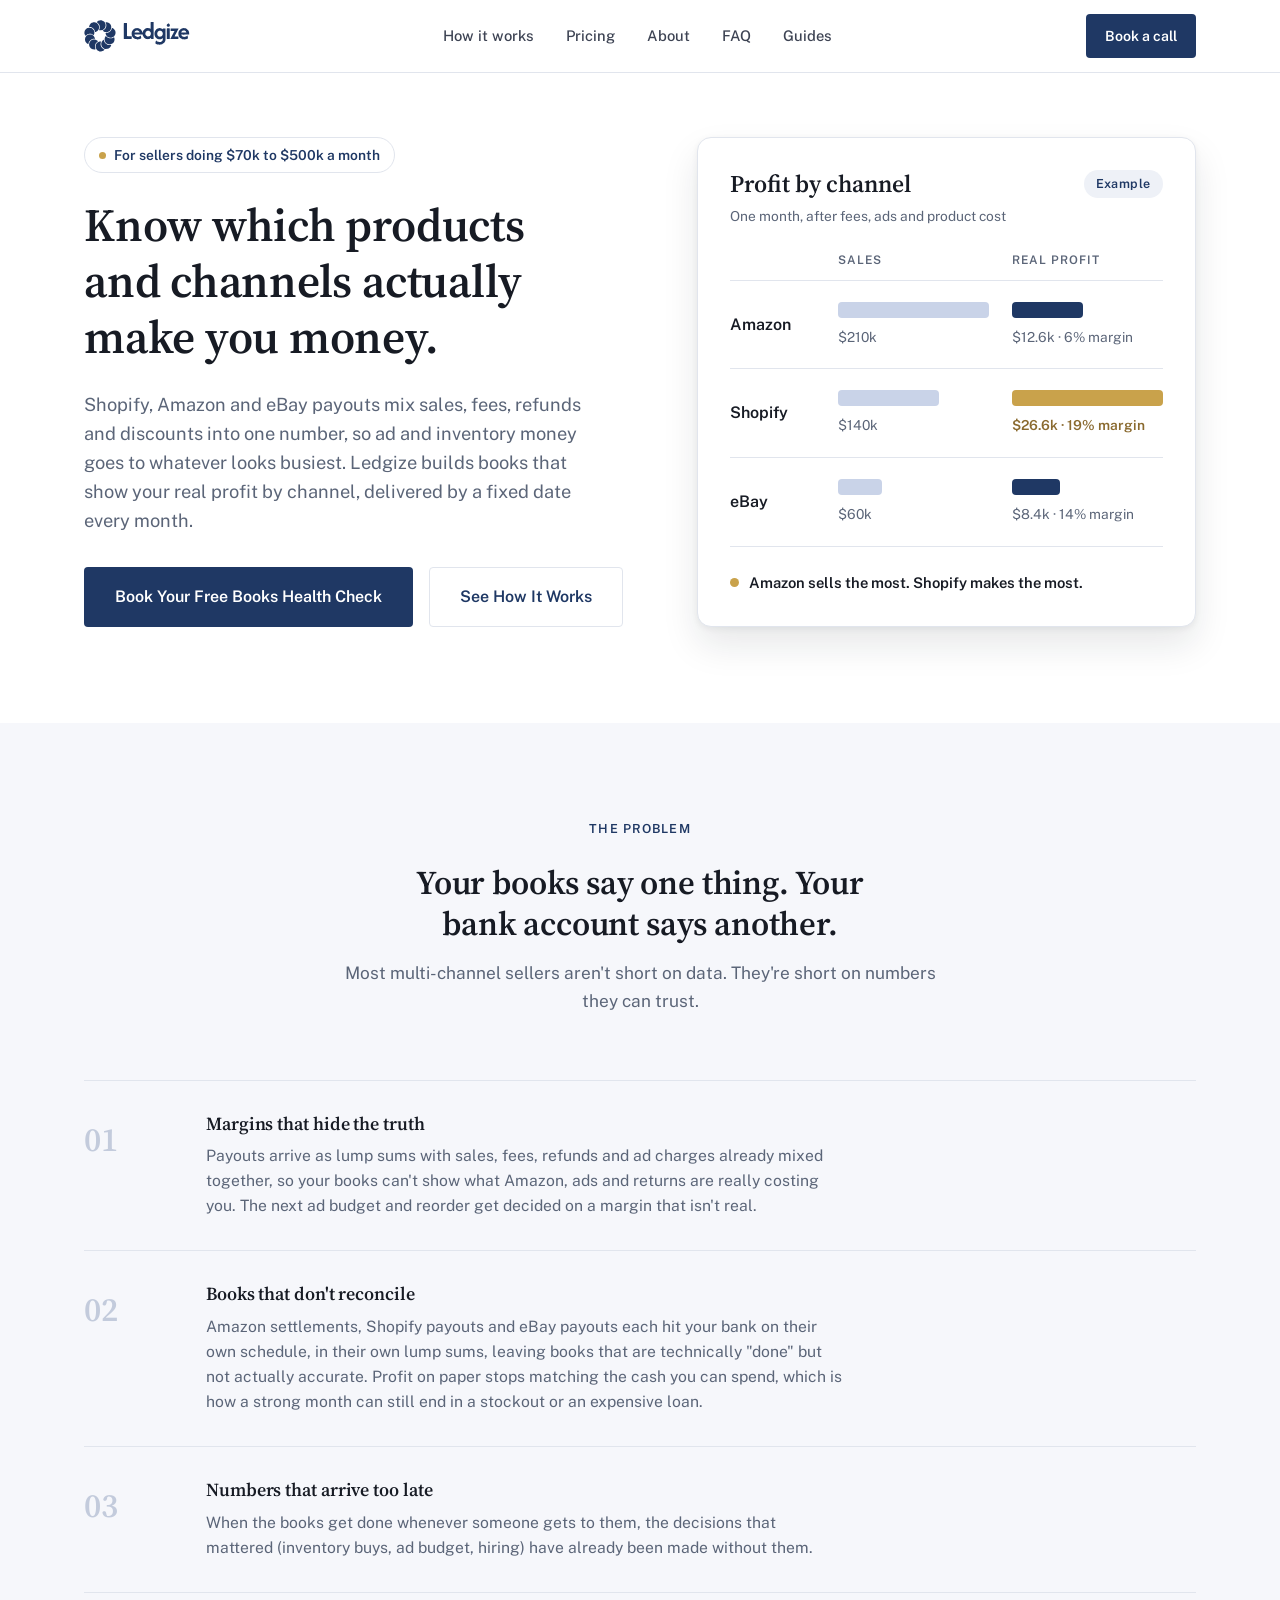
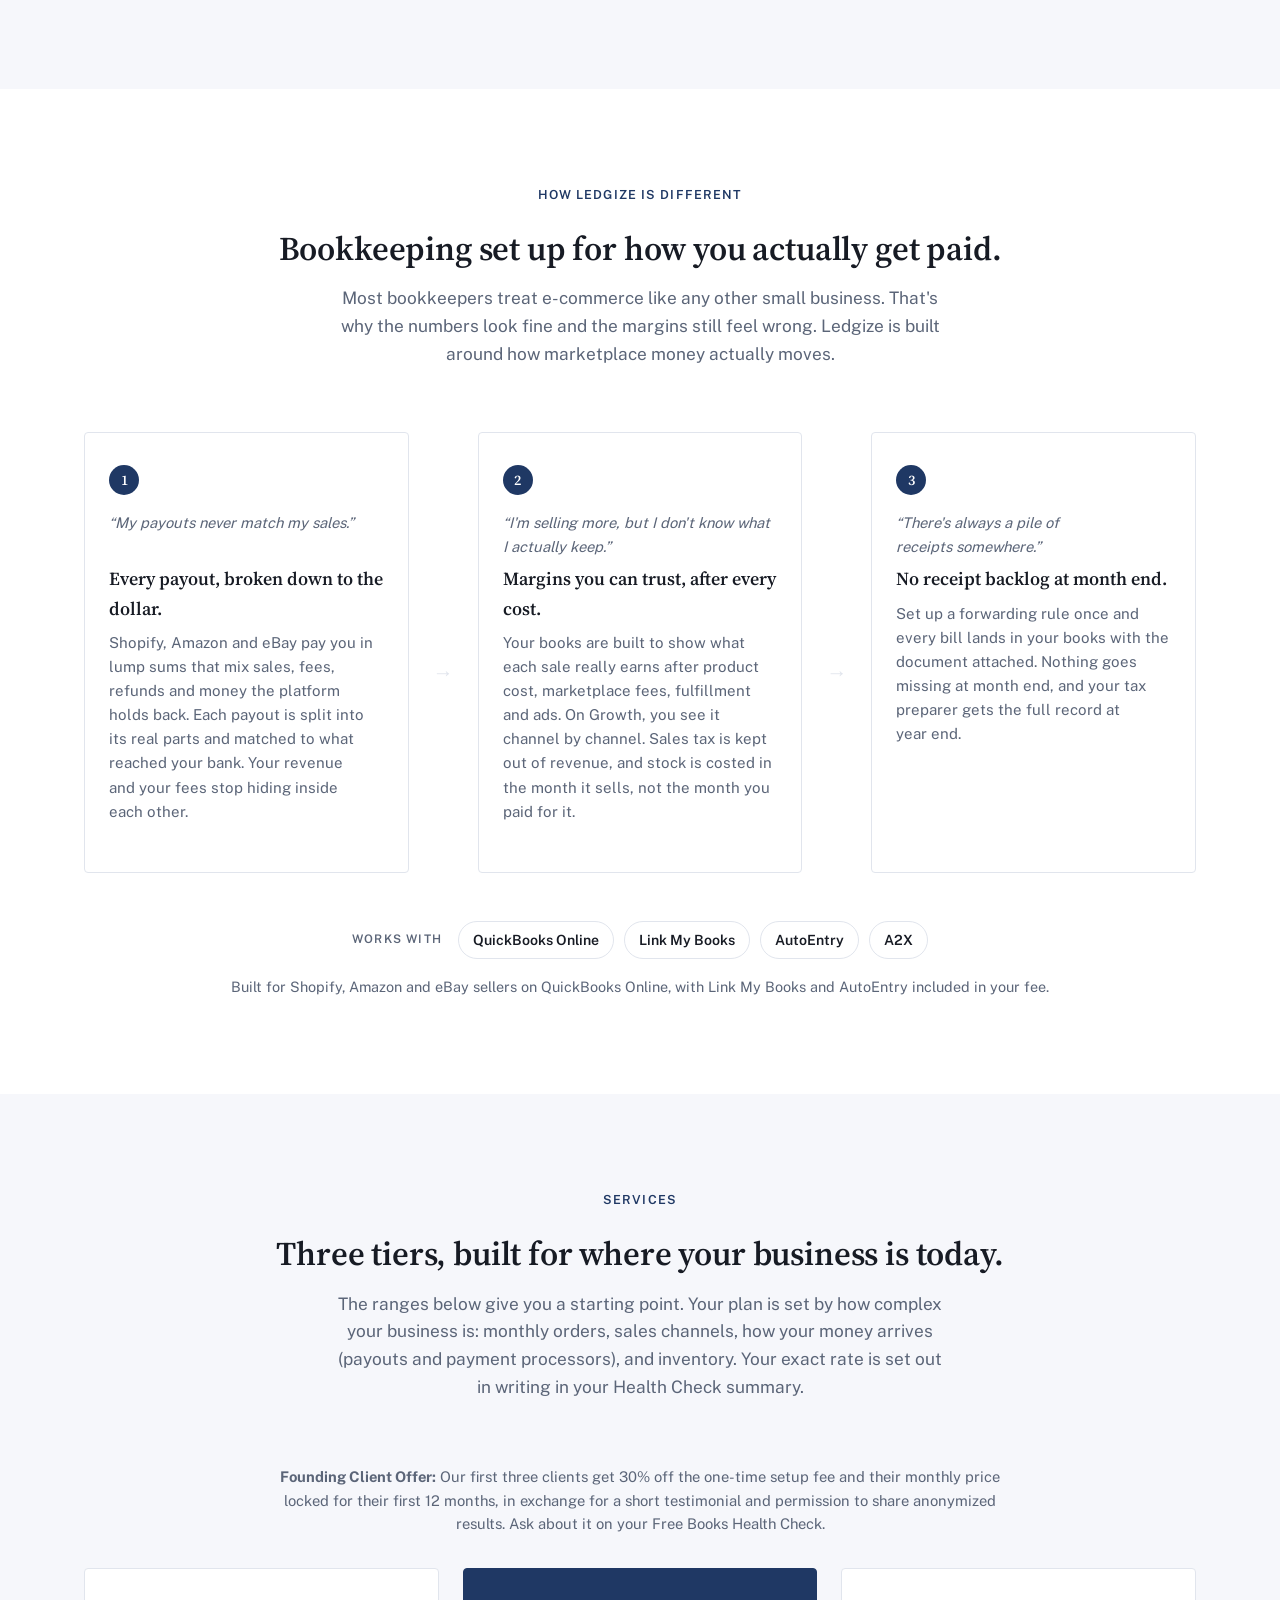
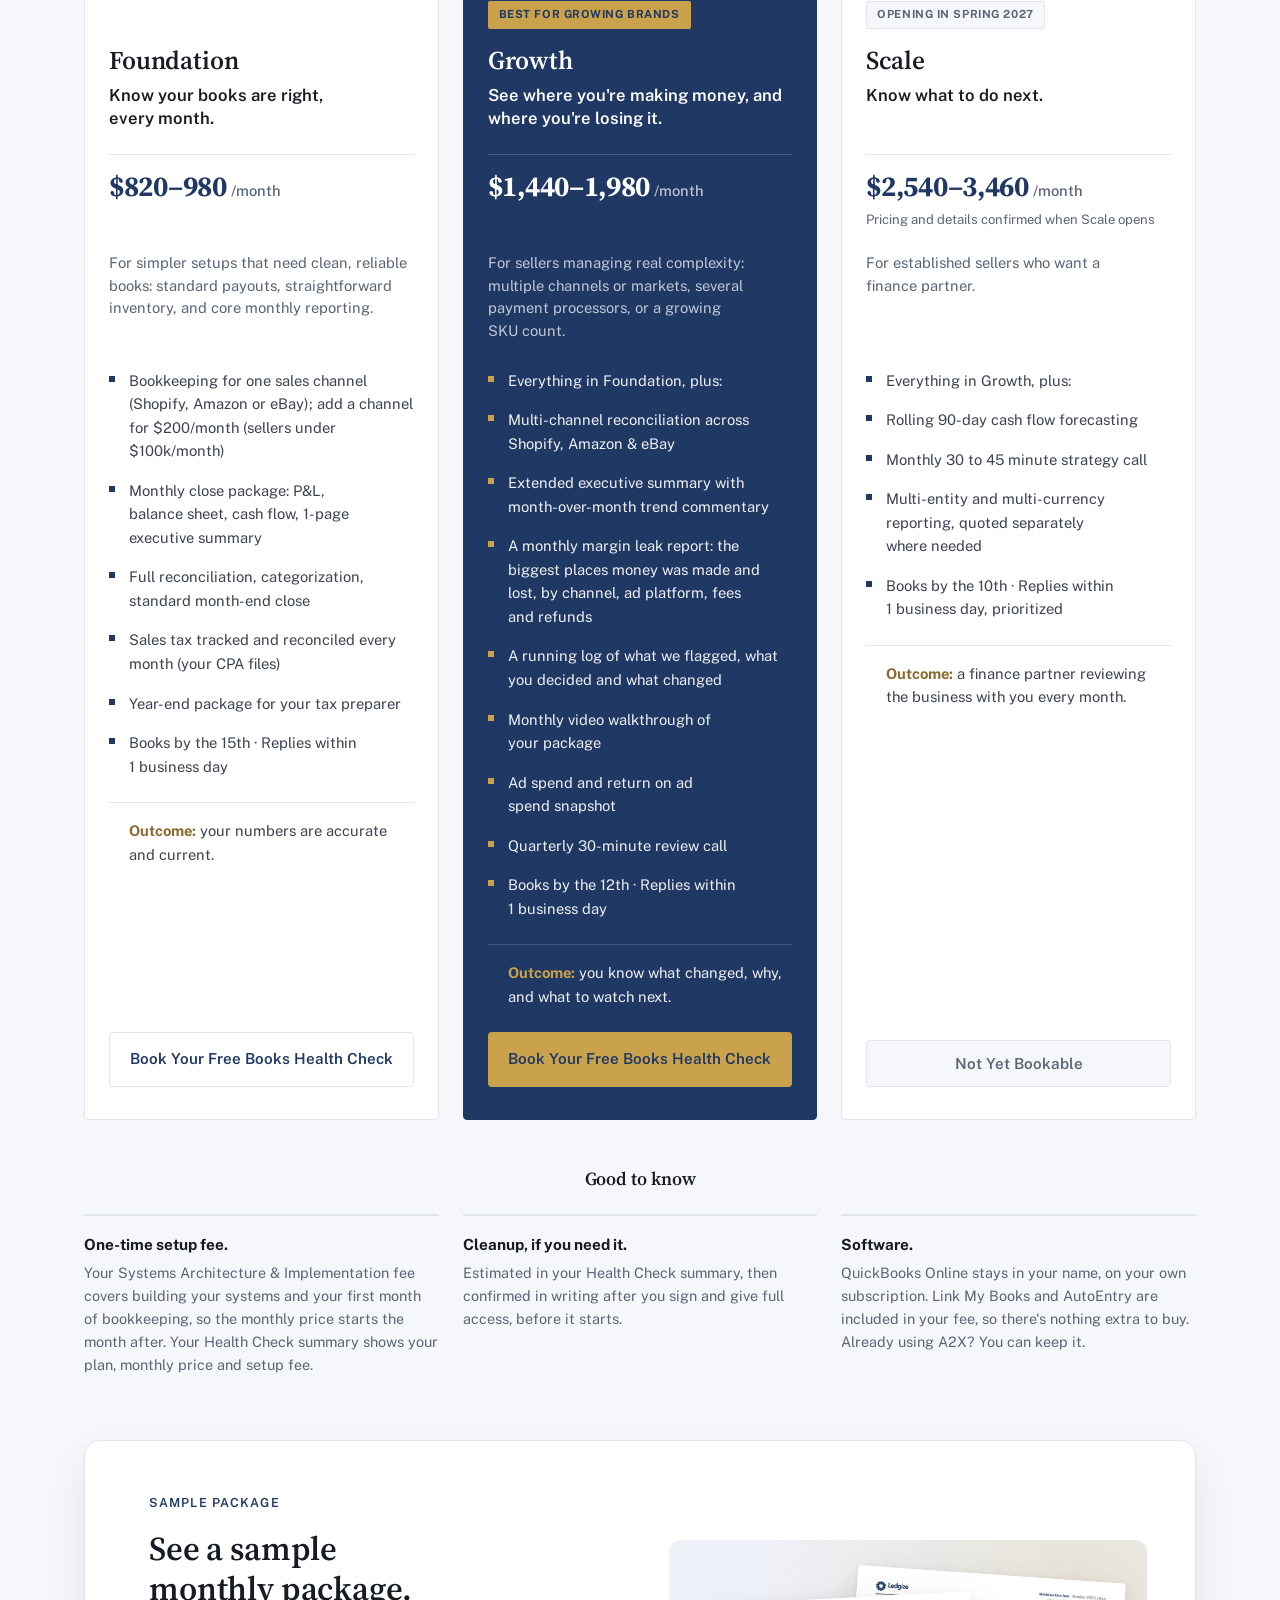
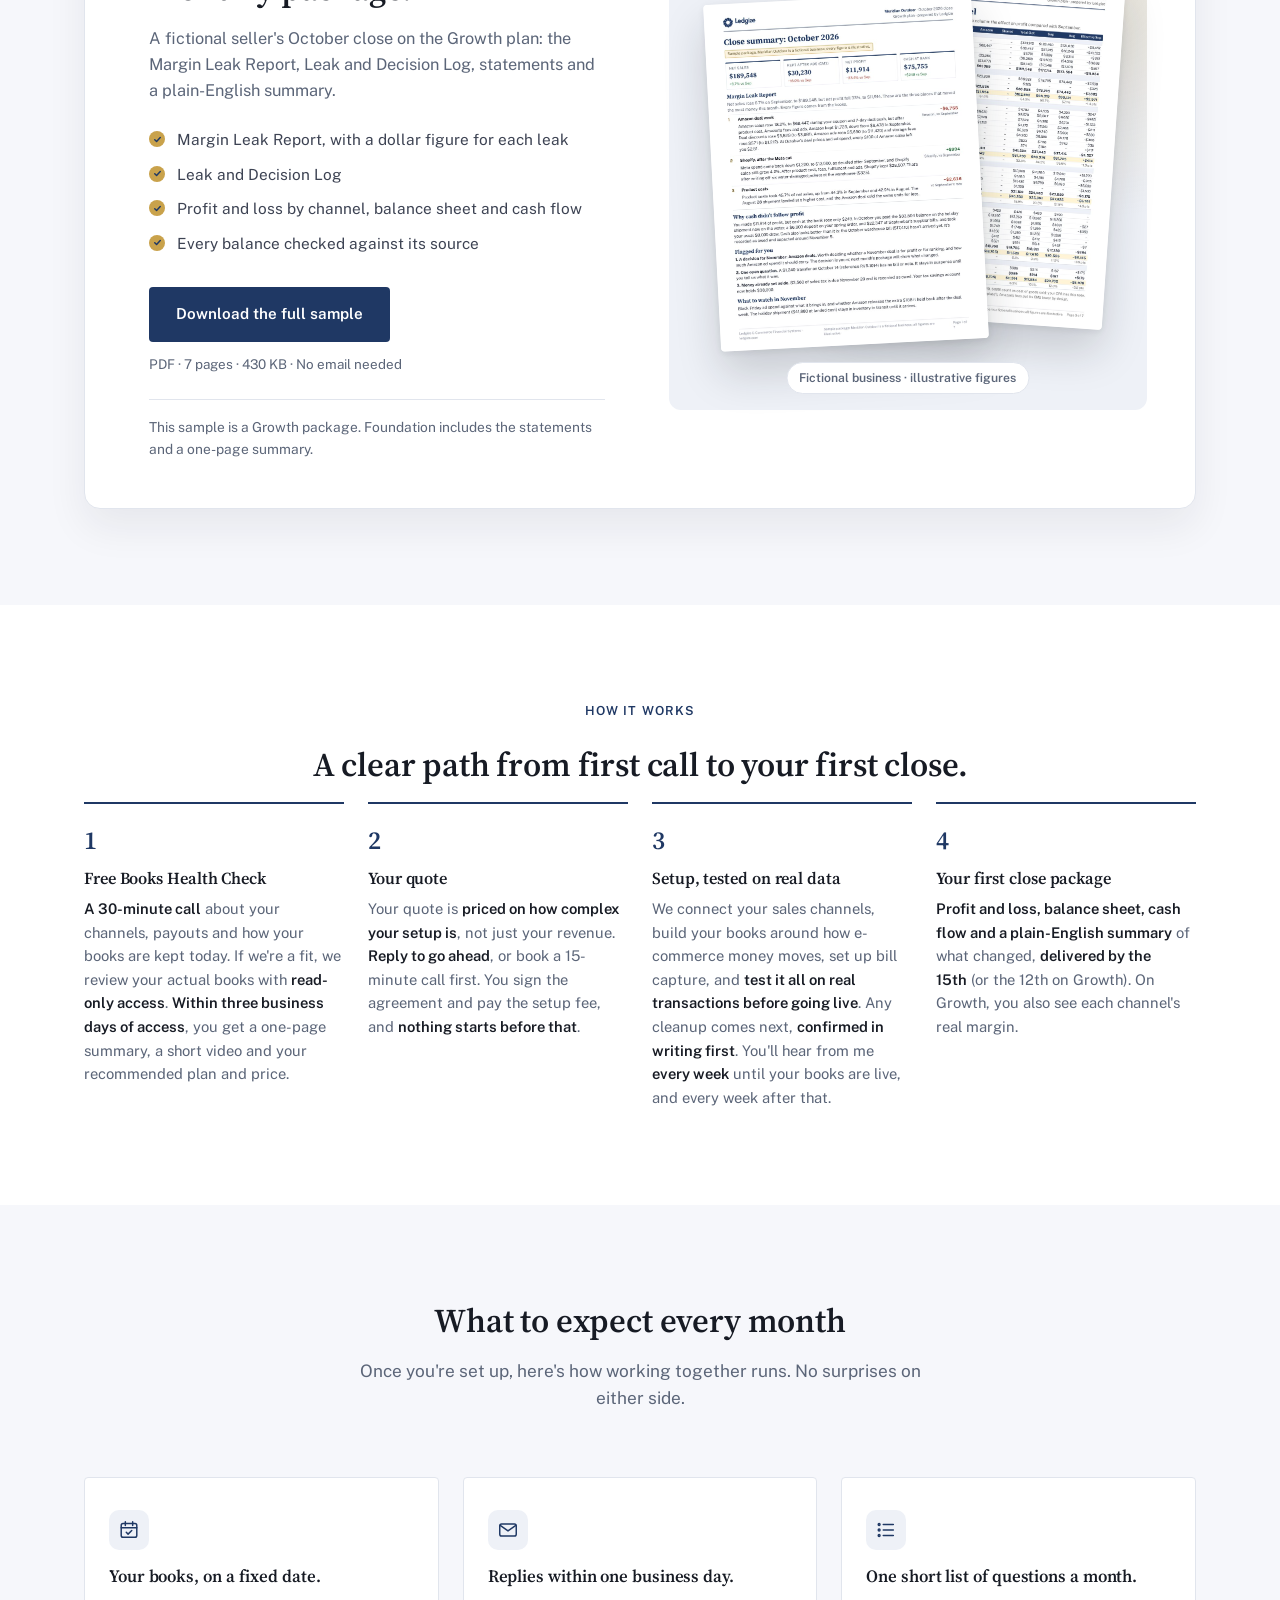
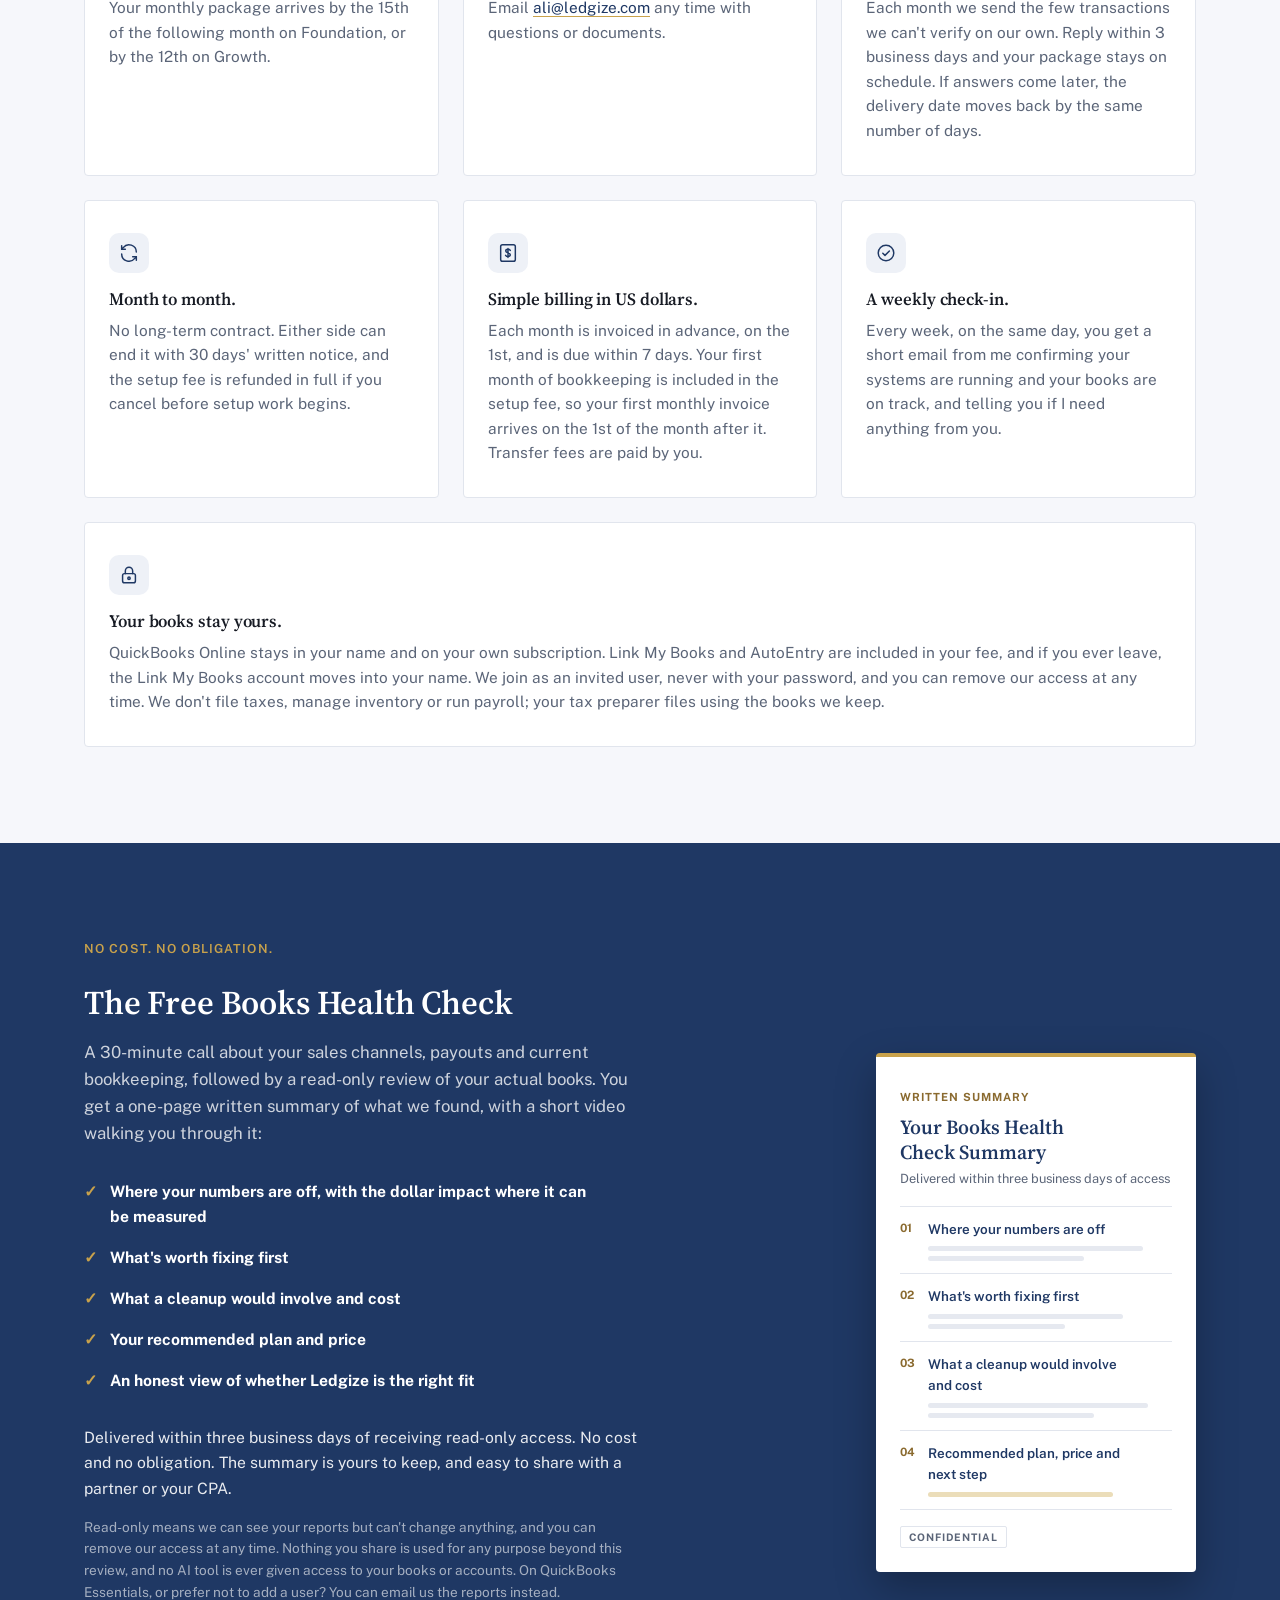
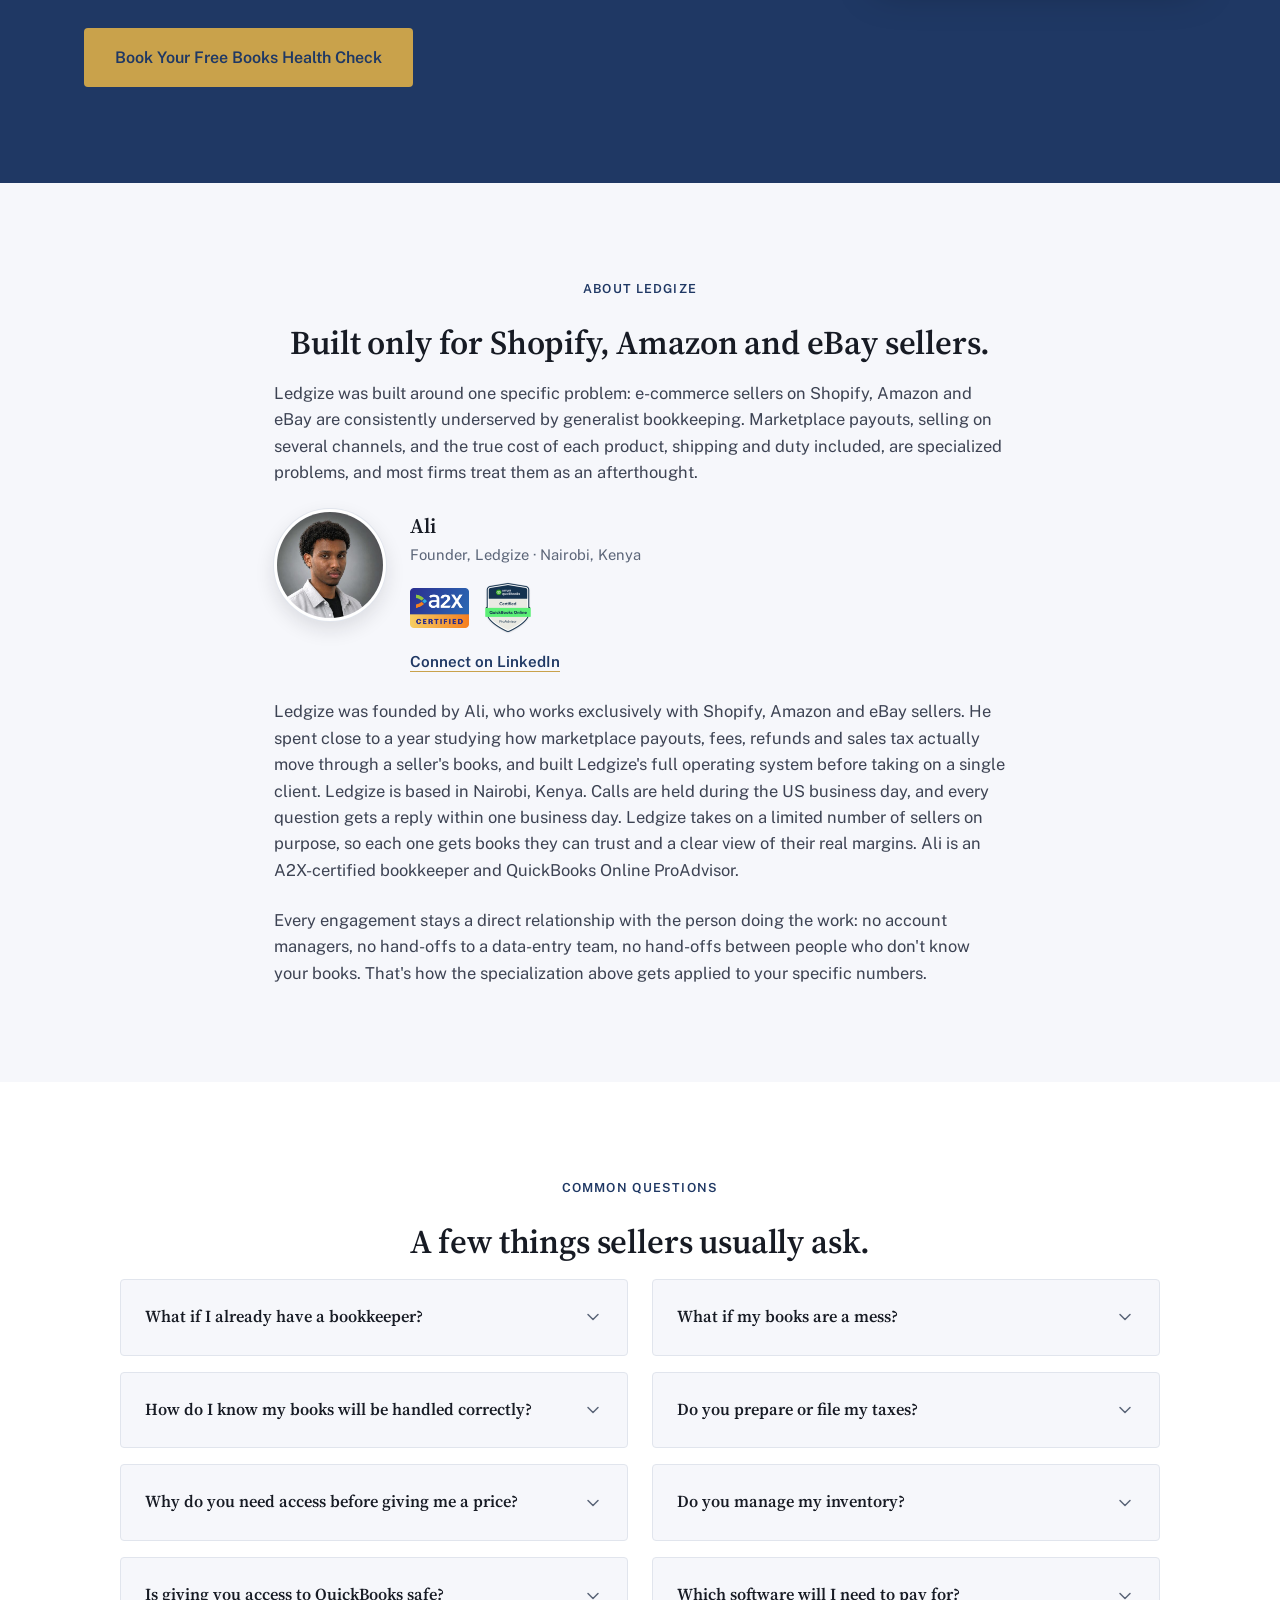
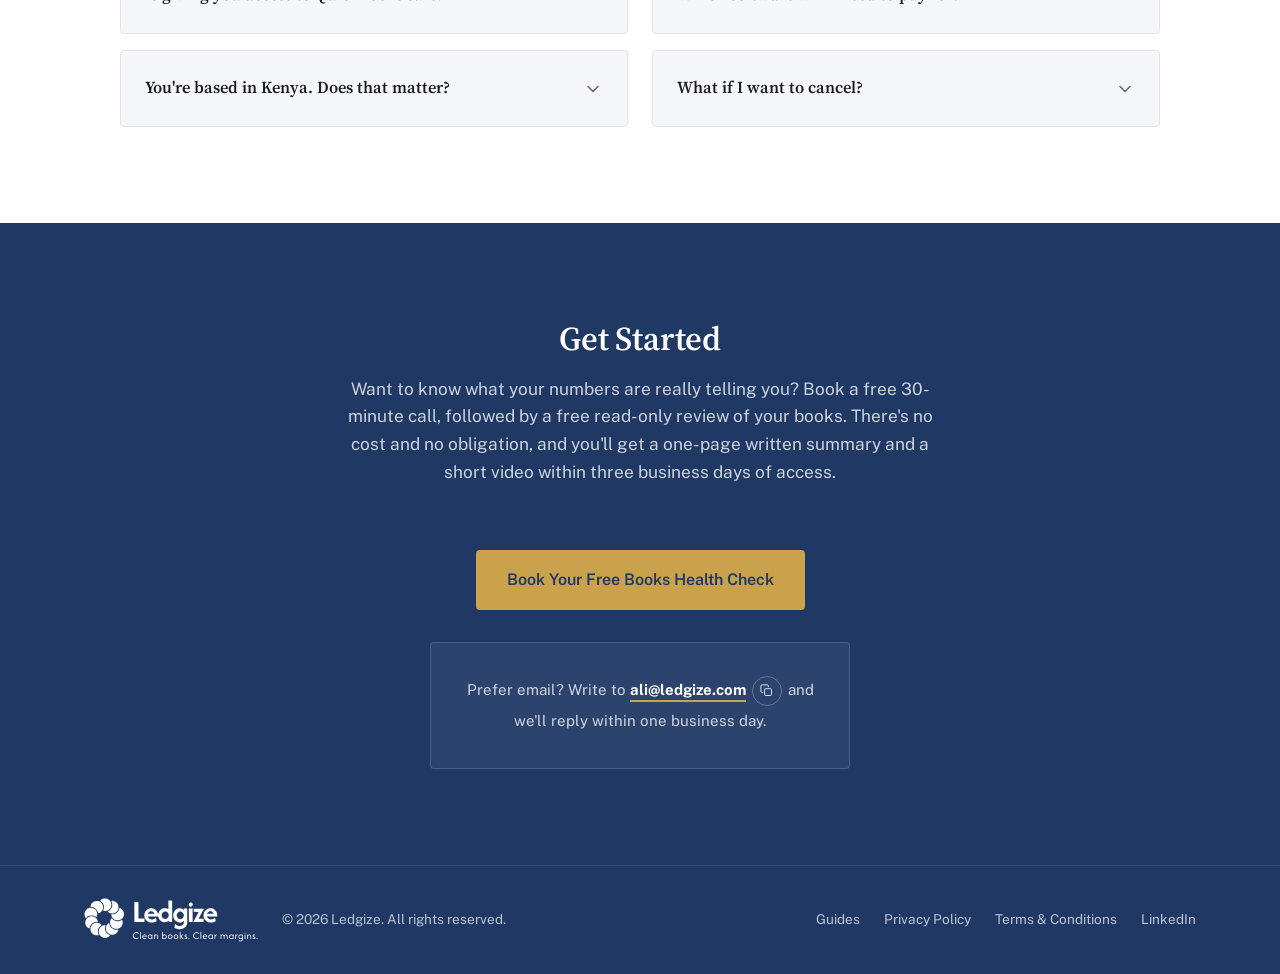
<file: index.html>
<!DOCTYPE html>
<html lang="en">
<head>
  <meta charset="UTF-8" />
  <meta name="viewport" content="width=device-width, initial-scale=1.0" />
  <meta name="color-scheme" content="light dark" />
  <title>Ledgize: Clear Margin Visibility for E-Commerce Sellers</title>
  <meta name="description" content="Ledgize builds the bookkeeping systems for Shopify, Amazon and eBay sellers and shows their true profit margins every month. Book your Free Books Health Check." />
  <link rel="canonical" href="https://www.ledgize.com/" />

  <!-- Favicons -->
  <link rel="icon" href="/assets/favicon.svg" type="image/svg+xml">
  <link rel="icon" href="/assets/favicon-32.png?v=2" sizes="32x32" type="image/png">
  <link rel="icon" href="/assets/favicon-192.png" sizes="192x192" type="image/png">
  <link rel="apple-touch-icon" href="/assets/apple-touch-icon.png">
  <link rel="shortcut icon" href="favicon.ico?v=2" />

  <!-- Open Graph / social preview -->
  <meta property="og:type" content="website" />
  <meta property="og:site_name" content="Ledgize" />
  <meta property="og:title" content="Ledgize: Clear Margin Visibility for E-Commerce Sellers" />
  <meta property="og:description" content="Know which products and channels actually make you money. Bookkeeping for Shopify, Amazon and eBay sellers, with real profit by channel every month." />
  <meta property="og:url" content="https://www.ledgize.com/" />
  <meta property="og:image" content="https://www.ledgize.com/assets/og-image.png?v=4" />
  <meta property="og:image:width" content="1200" />
  <meta property="og:image:height" content="630" />

  <meta name="twitter:card" content="summary_large_image" />
  <meta name="twitter:title" content="Ledgize: Clear Margin Visibility for E-Commerce Sellers" />
  <meta name="twitter:description" content="Know which products and channels actually make you money. Bookkeeping for Shopify, Amazon and eBay sellers, with real profit by channel every month." />
  <meta name="twitter:image" content="https://www.ledgize.com/assets/og-image.png?v=4" />

  <link rel="preload" href="assets/fonts/source-serif4-600.woff2" as="font" type="font/woff2" crossorigin />
  <link rel="preload" href="assets/fonts/public-sans-400.woff2" as="font" type="font/woff2" crossorigin />

  <link rel="stylesheet" href="css/styles.css?v=40" />

  <script type="application/ld+json">
  {
    "@context": "https://schema.org",
    "@type": "WebSite",
    "name": "Ledgize",
    "alternateName": "Ledgize E-Commerce Financial Systems",
    "url": "https://www.ledgize.com/"
  }
  </script>
  <script type="application/ld+json">
  {
    "@context": "https://schema.org",
    "@type": "AccountingService",
    "name": "Ledgize",
    "legalName": "Ledgize E-Commerce Financial Systems",
    "url": "https://www.ledgize.com/",
    "email": "ali@ledgize.com",
    "description": "E-commerce bookkeeping and financial systems for Shopify, Amazon and eBay sellers.",
    "areaServed": ["US", "GB", "CA", "AU"],
    "founder": {
      "@type": "Person",
      "name": "Ali",
      "sameAs": "https://www.linkedin.com/in/abdullahi-ali-21b149436"
    }
  }
  </script>

  <script type="application/ld+json">
  {
    "@context": "https://schema.org",
    "@type": "FAQPage",
    "mainEntity": [
      {
        "@type": "Question",
        "name": "What if I already have a bookkeeper?",
        "acceptedAnswer": {
          "@type": "Answer",
          "text": "Many sellers we talk to already have someone handling basic data entry. The gap is usually the systems layer underneath it: whether marketplace settlements are actually reconciling, and whether the reports reflect true margin by channel. Your Free Books Health Check will show you exactly where that gap is, if there is one."
        }
      },
      {
        "@type": "Question",
        "name": "How do I know my books will be handled correctly?",
        "acceptedAnswer": {
          "@type": "Answer",
          "text": "Every engagement starts with a structured evaluation of your current setup, and the same reconciliation process applies at every tier. If something in your books doesn't reconcile, you'll hear about it directly, not months later at tax time."
        }
      },
      {
        "@type": "Question",
        "name": "Why do you need access before giving me a price?",
        "acceptedAnswer": {
          "@type": "Answer",
          "text": "Because we'd rather quote what your books actually need than guess. Access is read-only: it can't change anything, and you can remove it whenever you like. On QuickBooks Essentials, or if you'd prefer not to add a user, you can email us the reports instead."
        }
      },
      {
        "@type": "Question",
        "name": "Is giving you access to QuickBooks safe?",
        "acceptedAnswer": {
          "@type": "Answer",
          "text": "Yes. You invite us as a user, and we never ask for or store your password. On QuickBooks Plus, the Health Check uses a reports-only view that can't open or change any transaction. As a client, you stay the owner of your QuickBooks and can remove our access at any time."
        }
      },
      {
        "@type": "Question",
        "name": "You're based in Kenya. Does that matter?",
        "acceptedAnswer": {
          "@type": "Answer",
          "text": "Not for the work itself. Everything runs through cloud software: QuickBooks Online, Link My Books and AutoEntry. Calls are held during the US business day, every email gets a reply within one business day, and fees are in US dollars."
        }
      },
      {
        "@type": "Question",
        "name": "What if my books are a mess?",
        "acceptedAnswer": {
          "@type": "Answer",
          "text": "That's normal, and more common than not. Your Health Check shows how many months need fixing and how messy they are. Cleanup is a separate one-time fee, estimated in your summary and confirmed in writing before it starts."
        }
      },
      {
        "@type": "Question",
        "name": "Do you prepare or file my taxes?",
        "acceptedAnswer": {
          "@type": "Answer",
          "text": "No. Ledgize delivers clean, tax-ready books every month, and your finalized financial statements are handed to your own CPA or tax preparer for filing."
        }
      },
      {
        "@type": "Question",
        "name": "Do you manage my inventory?",
        "acceptedAnswer": {
          "@type": "Answer",
          "text": "No. We don't count, store or reorder your stock. With read-only access to the system you track it in, we take your month-end stock value from there, or you send it to us, and use it to work out what the products you sold actually cost you. Because those figures come from your system, their accuracy depends on your stock counts."
        }
      },
      {
        "@type": "Question",
        "name": "Which software will I need to pay for?",
        "acceptedAnswer": {
          "@type": "Answer",
          "text": "For your accounting, only QuickBooks Online. It stays in your name, so you keep full ownership of your books and data. Link My Books, which turns your marketplace payouts into accounting entries, and AutoEntry, which captures your bills, are provided by Ledgize and included in your fee. If you already use A2X, you can keep it on your own subscription. Not yet supported: Walmart or TikTok Shop sellers, and books kept in Xero or Sage."
        }
      },
      {
        "@type": "Question",
        "name": "What if I want to cancel?",
        "acceptedAnswer": {
          "@type": "Answer",
          "text": "It's month to month. Either side can end it with 30 days' written notice. We close every month that begins before the notice period ends, hand over your records, and the Link My Books account moves into your name. If you cancel before setup work begins, the setup fee is refunded in full."
        }
      }
    ]
  }
  </script>

</head>
<body>

  <a href="#top" class="skip-link">Skip to main content</a>

  <!-- ============ HEADER / NAV ============ -->
  <header class="site-header">
    <div class="container header-inner">
      <a href="#top" class="logo" aria-label="Ledgize home"><svg class="logo-svg" width="462" height="140" aria-hidden="true" focusable="false" xmlns="http://www.w3.org/2000/svg" viewBox="129 364 462 140"><g fill="currentColor"><path transform="translate(129 504) scale(0.0125 -0.0125)" d="M5595 11069 c-127 -12 -237 -36 -329 -71 -43 -17 -100 -36 -127 -43
-26 -7 -63 -25 -82 -39 -18 -14 -82 -51 -141 -81 -160 -82 -174 -94 -300 -230
-102 -111 -116 -130 -116 -161 0 -53 14 -71 88 -108 37 -19 78 -46 92 -61 14
-15 66 -57 115 -95 170 -128 405 -404 487 -571 118 -243 154 -341 204 -569 34
-150 42 -399 20 -579 -9 -74 -19 -138 -22 -143 -3 -4 -11 -49 -19 -100 -15
-97 -30 -142 -121 -344 -30 -67 -54 -128 -54 -136 0 -36 37 -59 150 -95 l115
-37 255 0 255 0 196 51 c232 61 352 116 546 249 201 138 417 353 479 477 15
29 44 79 65 113 48 76 58 98 131 314 118 343 126 628 29 990 -29 107 -54 175
-91 244 -27 53 -50 104 -50 114 -1 81 -360 503 -483 568 -26 13 -71 46 -100
72 -58 52 -251 150 -357 181 -36 11 -87 28 -115 39 -125 51 -469 75 -720 51z
M7592 10395 c-48 -21 -48 -36 2 -128 25 -46 46 -90 46 -97 0 -7 18 -57 40
-112 42 -106 87 -268 114 -413 30 -160 27 -571 -5 -665 -10 -30 -23 -85 -29
-122 -15 -95 -143 -396 -212 -496 -16 -23 -40 -68 -54 -98 -14 -31 -49 -82
-80 -114 -30 -32 -74 -85 -97 -118 -41 -58 -124 -135 -274 -255 -39 -31 -75
-62 -78 -68 -4 -6 -28 -20 -54 -31 -25 -10 -55 -28 -67 -39 -11 -11 -56 -34
-100 -52 -210 -88 -222 -128 -73 -254 143 -121 403 -266 563 -315 39 -12 91
-30 116 -41 83 -37 475 -57 654 -33 66 9 141 19 166 22 24 3 61 14 81 24 19
10 74 28 120 40 46 12 109 36 139 55 30 18 84 45 119 59 35 14 78 36 95 49 17
13 55 36 84 52 28 15 64 44 78 62 15 19 50 50 79 68 29 19 75 62 104 97 28 35
80 96 115 136 35 39 78 100 95 135 17 34 54 103 81 152 28 50 59 122 71 160
11 39 34 106 51 149 74 196 67 765 -13 976 -16 41 -37 104 -48 140 -12 36 -34
85 -51 110 -17 25 -46 77 -64 115 -18 39 -52 95 -76 125 -63 79 -243 280 -251
280 -4 0 -39 29 -78 64 -38 36 -85 73 -103 82 -18 9 -64 39 -102 66 -89 65
-218 124 -331 153 -49 12 -108 32 -130 43 -83 43 -565 71 -643 37z M3275
10385 c-55 -8 -120 -22 -144 -31 -24 -9 -73 -24 -110 -34 -83 -23 -223 -80
-287 -118 -27 -16 -89 -51 -138 -77 -102 -55 -237 -172 -379 -330 -129 -142
-260 -350 -287 -453 -10 -37 -31 -92 -48 -123 -17 -34 -35 -87 -42 -130 -6
-41 -18 -96 -26 -124 -21 -76 -23 -181 -3 -200 18 -19 86 -29 297 -45 152 -11
315 -42 372 -70 19 -9 58 -23 85 -30 70 -19 145 -53 228 -104 40 -24 93 -52
120 -61 26 -10 67 -35 91 -56 23 -21 74 -59 113 -86 171 -117 432 -430 532
-638 24 -49 53 -110 66 -135 60 -117 105 -252 120 -363 25 -178 24 -176 51
-193 53 -36 209 1 364 85 19 11 82 43 139 72 126 63 278 176 345 255 28 33 76
83 108 113 33 29 70 75 83 101 14 28 39 57 59 69 30 19 76 102 76 138 0 3 16
31 34 62 35 57 96 215 143 366 65 213 53 707 -21 893 -20 48 -45 117 -56 153
-11 36 -33 85 -50 108 -37 50 -56 91 -71 150 -7 29 -27 61 -58 95 -26 28 -91
104 -144 168 -60 72 -121 134 -160 161 -35 25 -80 66 -100 91 -29 34 -52 50
-98 67 -33 12 -76 35 -95 50 -20 15 -56 36 -82 45 -26 10 -69 30 -97 45 -28
16 -95 37 -154 49 -57 12 -116 26 -130 32 -111 42 -455 59 -646 33z M1855
8495 c-5 -2 -75 -9 -155 -14 -175 -12 -412 -71 -483 -119 -23 -16 -59 -35 -80
-41 -20 -7 -59 -27 -85 -46 -27 -18 -72 -45 -101 -60 -29 -14 -72 -43 -94 -64
-23 -21 -60 -50 -81 -65 -73 -49 -197 -171 -221 -216 -12 -25 -33 -54 -45 -65
-49 -43 -130 -156 -149 -206 -12 -29 -36 -78 -55 -108 -31 -52 -70 -171 -128
-391 -29 -107 -33 -629 -6 -700 10 -25 22 -67 28 -95 28 -128 180 -462 259
-568 70 -95 76 -93 256 83 72 70 157 144 190 165 74 47 189 121 247 158 24 15
57 38 75 51 17 13 60 29 95 35 35 7 98 28 141 46 130 56 491 115 697 115 103
-1 270 -23 326 -43 22 -8 87 -24 144 -36 103 -21 174 -49 385 -152 168 -82
226 -117 281 -169 49 -47 67 -55 104 -50 27 3 69 52 86 99 10 25 32 86 51 135
65 172 109 480 99 686 -11 217 -74 461 -166 639 -21 42 -43 88 -49 102 -39
104 -274 390 -390 475 -31 22 -62 48 -70 58 -8 9 -44 34 -80 56 -36 21 -86 54
-111 74 -25 20 -49 36 -54 36 -6 0 -64 27 -130 59 -147 72 -286 105 -529 126
-167 15 -185 16 -202 10z M9793 8405 c-24 -17 -47 -79 -63 -175 -7 -36 -30
-114 -52 -175 -23 -60 -47 -134 -55 -164 -17 -65 -74 -181 -99 -202 -9 -8 -50
-64 -90 -126 -131 -202 -309 -384 -491 -504 -34 -22 -69 -51 -77 -64 -8 -13
-40 -32 -70 -44 -30 -11 -77 -34 -105 -51 -54 -33 -259 -110 -406 -153 -105
-30 -400 -58 -585 -56 -107 1 -116 -1 -132 -21 -25 -30 -24 -125 2 -215 11
-39 25 -99 31 -135 6 -36 26 -101 44 -145 18 -44 42 -110 54 -146 12 -36 33
-81 47 -100 14 -19 39 -60 55 -92 17 -32 47 -77 67 -100 21 -23 56 -67 79 -97
83 -110 290 -292 394 -348 41 -22 108 -59 149 -82 112 -64 139 -76 214 -94 37
-9 90 -28 117 -41 57 -29 175 -43 435 -52 219 -7 341 7 499 57 66 21 136 41
155 45 19 4 71 26 115 49 45 22 92 46 105 52 88 42 171 92 210 127 25 23 72
62 105 86 33 23 74 62 90 84 17 23 58 72 93 109 34 37 62 71 62 75 0 5 18 30
39 56 56 68 147 242 181 345 15 48 37 110 48 137 73 178 76 197 76 495 l1 275
-37 125 c-20 69 -44 155 -53 192 -9 37 -40 107 -67 155 -28 49 -59 112 -69
142 -12 35 -36 72 -67 105 -27 28 -57 65 -67 81 -59 94 -345 359 -437 406 -24
12 -60 35 -80 51 -21 16 -63 40 -95 53 -32 14 -89 40 -127 60 -75 38 -110 43
-143 20z M1925 6140 c-160 -14 -473 -106 -580 -170 -16 -10 -54 -28 -84 -40
-143 -56 -470 -338 -568 -490 -20 -30 -53 -77 -74 -105 -20 -27 -47 -75 -58
-105 -12 -30 -37 -75 -56 -99 -19 -24 -37 -60 -41 -80 -6 -36 -13 -66 -59
-241 -14 -52 -28 -135 -31 -185 -3 -49 -13 -115 -21 -145 -19 -70 -12 -174 28
-372 16 -81 29 -162 29 -180 0 -18 11 -53 24 -78 13 -25 29 -65 36 -90 53
-195 302 -544 495 -693 22 -17 59 -48 82 -68 22 -21 60 -48 84 -60 24 -12 60
-35 80 -51 44 -36 209 -98 258 -98 79 0 105 61 126 295 6 64 17 102 57 195 27
63 62 147 77 186 16 40 42 91 58 115 17 24 66 98 109 163 94 143 273 339 359
394 33 21 67 47 75 56 29 36 206 153 255 170 28 9 83 36 123 60 39 24 101 51
137 60 36 9 90 27 120 40 133 60 613 100 769 66 108 -24 131 54 66 229 -15 42
-36 114 -45 160 -10 46 -29 99 -43 119 -13 20 -35 61 -48 91 -36 81 -148 246
-218 321 -34 36 -90 98 -125 137 -35 40 -82 84 -105 100 -22 15 -61 44 -86 64
-25 20 -61 44 -80 54 -19 10 -59 35 -88 55 -75 54 -292 149 -376 165 -39 8
-85 19 -101 25 -81 32 -367 47 -560 30z M7634 5562 c-5 -4 -23 -25 -39 -47
-16 -22 -43 -56 -60 -75 -34 -38 -113 -164 -152 -245 -14 -27 -38 -64 -54 -81
-26 -27 -31 -41 -39 -120 -5 -49 -24 -132 -41 -184 -62 -190 -64 -575 -4 -795
76 -279 105 -354 171 -447 18 -26 46 -73 63 -105 16 -32 46 -78 68 -103 22
-25 50 -60 63 -79 58 -84 310 -300 404 -348 28 -14 74 -41 103 -59 85 -54 149
-83 218 -99 36 -9 88 -24 115 -35 87 -34 203 -59 325 -70 66 -6 130 -13 142
-15 42 -10 278 14 348 35 39 11 104 25 145 31 118 17 484 201 597 301 36 32
70 58 75 58 12 0 198 187 198 200 0 6 27 39 59 74 33 35 71 86 84 113 14 26
46 82 71 123 26 41 56 107 67 145 12 39 29 86 39 105 71 140 119 573 86 771
-8 46 -17 111 -21 144 -14 123 -102 349 -147 379 -38 25 -98 2 -179 -70 -20
-18 -62 -39 -92 -48 -31 -9 -69 -27 -85 -41 -16 -14 -67 -38 -113 -54 -46 -16
-129 -45 -184 -65 -179 -63 -488 -97 -703 -76 -59 5 -136 13 -172 16 -111 10
-458 115 -550 166 -30 17 -80 44 -110 60 -30 16 -68 42 -85 58 -16 15 -52 37
-79 49 -27 12 -73 43 -101 69 -28 26 -84 74 -124 107 -41 33 -100 92 -132 131
-94 115 -141 150 -175 126z M3425 4364 c-129 -9 -330 -45 -390 -71 -33 -14
-100 -36 -150 -49 -52 -15 -113 -39 -145 -60 -30 -19 -86 -51 -124 -72 -39
-20 -95 -60 -125 -87 -31 -28 -82 -68 -113 -88 -68 -46 -138 -119 -166 -173
-11 -21 -41 -59 -67 -84 -25 -25 -63 -74 -83 -110 -20 -36 -53 -92 -74 -124
-21 -33 -49 -95 -63 -138 -14 -43 -35 -99 -48 -126 -14 -26 -27 -65 -31 -87
-4 -22 -16 -67 -26 -100 -33 -108 -54 -364 -41 -480 24 -202 93 -472 157 -613
70 -153 223 -370 356 -504 38 -38 68 -72 68 -77 0 -4 22 -20 49 -35 28 -14 63
-44 80 -65 19 -24 44 -42 70 -49 21 -7 63 -29 92 -49 66 -45 296 -151 368
-169 30 -7 75 -22 100 -33 114 -49 535 -51 782 -3 188 36 195 58 84 286 -53
108 -66 145 -75 211 -5 44 -23 134 -38 200 -43 192 -41 542 6 735 66 272 142
449 287 670 23 36 49 79 58 95 47 92 412 420 543 489 123 64 129 98 35 201
-31 34 -68 78 -84 98 -15 20 -60 59 -100 86 -39 28 -112 78 -162 112 -236 163
-712 284 -1030 263z M6776 4206 c-57 -46 -121 -93 -140 -106 -20 -12 -55 -46
-78 -75 -24 -29 -81 -96 -128 -148 -111 -122 -177 -229 -205 -326 -12 -43 -38
-104 -58 -137 -96 -156 -140 -567 -97 -899 25 -196 127 -488 209 -600 20 -27
51 -70 68 -95 18 -25 50 -70 72 -101 51 -73 257 -268 346 -330 39 -26 81 -57
95 -68 14 -11 30 -21 36 -21 7 0 36 -16 65 -36 151 -103 501 -203 739 -212
178 -7 439 21 550 58 205 68 308 107 335 126 17 12 53 29 80 39 28 10 66 30
85 45 19 14 51 36 70 47 20 12 47 34 60 48 14 15 50 44 81 65 53 37 109 103
309 370 70 93 145 241 167 328 9 37 29 94 45 127 29 62 35 113 18 146 -14 25
-52 24 -195 -2 -162 -29 -366 -43 -445 -30 -36 6 -135 20 -220 30 -85 11 -175
27 -200 35 -179 57 -292 102 -336 131 -28 19 -78 46 -112 60 -216 88 -611 447
-713 649 -25 50 -64 125 -85 166 -75 146 -144 308 -160 376 -8 38 -24 103 -35
144 -11 41 -24 111 -29 154 -19 154 -46 160 -194 42z M5640 3665 c-47 -8 -116
-19 -155 -26 -38 -6 -125 -29 -193 -51 -68 -22 -145 -45 -172 -52 -27 -7 -75
-30 -107 -50 -32 -21 -105 -68 -163 -106 -98 -63 -310 -241 -310 -260 0 -5
-22 -33 -49 -62 -79 -86 -232 -330 -295 -469 -14 -30 -29 -88 -35 -129 -6 -41
-24 -114 -41 -163 -56 -158 -60 -523 -9 -709 19 -69 47 -182 69 -276 6 -23 33
-79 61 -125 28 -45 62 -104 74 -132 69 -149 291 -397 451 -504 41 -28 94 -66
118 -85 23 -19 63 -44 90 -56 27 -11 60 -29 75 -39 14 -10 49 -25 76 -34 28
-8 82 -28 121 -45 72 -30 203 -66 284 -77 25 -4 81 -13 125 -22 92 -18 198
-13 385 17 63 10 142 22 175 25 33 4 83 17 111 30 28 12 96 36 150 53 67 21
126 49 181 84 156 100 177 113 229 145 83 52 282 257 290 299 11 57 -27 89
-144 120 -66 17 -160 65 -237 119 -33 23 -82 52 -108 63 -48 22 -129 86 -223
178 -28 28 -68 64 -88 79 -21 16 -48 48 -63 72 -14 24 -40 56 -58 71 -61 51
-249 335 -274 414 -10 35 -31 88 -45 119 -14 30 -35 93 -47 140 -11 46 -31
120 -44 164 -29 101 -45 458 -26 590 7 44 16 129 21 189 11 133 28 190 97 324
58 114 63 140 32 168 -27 25 -205 29 -329 9z"/><path transform="translate(296 474) scale(0.0125 -0.0125)" d="M10024 8080 c-58 -23 -55 48 -54 -1193 1 -1064 0 -1140 -16 -1158
-34 -37 -89 -23 -160 41 -22 21 -67 47 -100 59 -32 13 -81 35 -109 51 -29 16
-80 34 -120 40 -38 7 -116 23 -172 36 -192 46 -435 50 -605 10 -36 -8 -121
-24 -189 -36 -68 -12 -140 -30 -159 -40 -19 -11 -72 -37 -117 -59 -99 -47
-231 -137 -333 -226 -41 -36 -100 -82 -131 -103 -31 -20 -67 -50 -81 -67 -60
-72 -159 -207 -174 -237 -9 -18 -36 -58 -59 -88 -52 -67 -79 -120 -149 -294
-30 -74 -62 -149 -72 -167 -9 -18 -20 -64 -25 -103 -12 -96 -38 -203 -53 -216
-30 -24 -78 86 -97 216 -25 182 -155 466 -278 606 -21 23 -44 54 -51 67 -22
42 -159 199 -217 249 -30 26 -72 64 -92 84 -21 20 -55 44 -77 53 -21 9 -59 35
-84 59 -53 51 -239 151 -360 194 -47 17 -101 37 -120 45 -19 8 -69 18 -110 21
-41 4 -140 16 -220 28 -153 21 -271 21 -434 -2 -44 -6 -132 -17 -197 -25 -73
-8 -136 -22 -166 -35 -26 -12 -90 -37 -141 -55 -52 -19 -122 -51 -155 -73 -34
-22 -80 -50 -102 -62 -22 -13 -62 -42 -90 -65 -27 -23 -72 -56 -100 -75 -27
-18 -70 -52 -95 -75 -25 -23 -58 -50 -73 -60 -15 -10 -39 -36 -52 -59 -13 -23
-40 -57 -60 -76 -20 -19 -46 -52 -56 -73 -11 -21 -44 -64 -72 -95 -59 -64
-172 -268 -206 -372 -12 -35 -30 -83 -41 -105 -21 -44 -63 -286 -81 -465 -13
-136 -6 -310 22 -495 11 -71 24 -166 30 -210 6 -47 19 -93 31 -113 11 -18 33
-74 48 -123 27 -86 112 -252 172 -334 16 -22 45 -65 65 -95 32 -50 78 -103
184 -217 90 -97 408 -323 519 -369 30 -13 77 -35 104 -49 27 -14 56 -25 64
-25 7 0 44 -13 81 -29 80 -35 415 -94 631 -111 169 -13 392 2 540 35 58 13
145 31 194 40 49 9 114 29 145 44 31 16 91 41 135 56 43 15 115 49 160 75 44
27 111 65 147 84 107 57 133 114 94 213 -8 21 -18 61 -24 88 -22 118 -35 177
-66 295 -18 69 -43 176 -56 239 -36 171 -67 197 -143 117 -132 -141 -319 -253
-561 -336 -220 -75 -624 -93 -805 -35 -156 50 -354 166 -415 242 -22 28 -52
58 -67 67 -37 23 -135 172 -153 234 -9 28 -27 75 -40 104 -62 132 -6 200 122
149 93 -36 369 -43 1533 -38 591 2 1091 7 1112 12 47 9 58 -10 69 -121 10 -93
11 -97 146 -409 38 -87 162 -285 197 -314 10 -8 27 -33 38 -55 102 -203 630
-594 851 -631 45 -8 136 -26 202 -40 228 -50 588 -46 746 10 39 13 96 29 127
35 31 5 72 19 91 29 20 11 83 44 140 73 58 29 127 74 155 99 119 109 188 129
227 67 17 -28 19 -42 14 -93 -15 -128 -14 -137 25 -159 33 -20 54 -21 310 -25
358 -4 515 4 541 30 19 19 19 87 19 2924 0 2107 -3 2911 -11 2928 -6 14 -22
30 -36 36 -29 13 -916 14 -949 1z m-4560 -2980 c33 -5 75 -18 95 -29 209 -111
214 -114 310 -211 61 -61 110 -122 135 -166 117 -207 121 -220 81 -260 -30
-30 -61 -30 -295 1 -234 31 -1220 13 -1340 -24 -75 -24 -140 -3 -140 44 0 29
91 212 141 285 79 112 332 308 447 345 105 33 408 42 566 15z m3808 -61 c32
-6 88 -23 126 -39 37 -16 89 -34 116 -41 32 -8 64 -27 99 -58 29 -25 78 -68
110 -95 32 -27 77 -74 100 -105 23 -31 50 -65 60 -76 11 -11 28 -40 39 -65 11
-25 33 -73 49 -107 115 -240 112 -613 -6 -857 -82 -168 -201 -321 -284 -365
-13 -7 -42 -30 -65 -51 -27 -25 -61 -44 -99 -55 -32 -9 -86 -30 -121 -45 -92
-42 -174 -53 -354 -48 l-157 5 -124 46 c-213 80 -389 210 -458 338 -17 33 -43
73 -57 89 -96 114 -159 467 -121 675 68 374 232 613 525 764 198 102 385 129
622 90z M612 7703 c-44 -17 -42 104 -42 -2772 l0 -2710 24 -28 24 -28 1347 -2
c1569 -2 1384 -20 1386 135 0 53 3 237 5 407 4 349 2 374 -33 416 l-25 29
-765 0 c-830 -1 -793 -3 -825 52 -10 19 -13 450 -15 2213 -1 1205 -2 2200 -3
2213 0 13 -13 37 -29 53 l-29 29 -504 -1 c-277 0 -509 -3 -516 -6z M16030
7526 c-119 -22 -159 -46 -285 -171 -163 -162 -194 -452 -72 -674 49 -89 56
-96 134 -148 237 -156 444 -160 672 -13 109 71 194 221 222 394 19 117 -50
339 -129 417 -26 25 -65 66 -88 91 -85 94 -271 137 -454 104z M12930 5955
c-273 -36 -307 -43 -398 -89 -48 -24 -98 -47 -112 -51 -94 -27 -254 -122 -347
-207 -54 -48 -127 -114 -162 -145 -65 -58 -182 -199 -268 -322 -26 -36 -59
-80 -74 -97 -14 -18 -34 -54 -44 -80 -10 -27 -33 -83 -51 -124 -19 -41 -38
-94 -43 -118 -5 -24 -21 -61 -36 -83 -23 -32 -29 -56 -36 -127 -4 -49 -20
-158 -35 -243 -34 -196 -35 -343 -5 -524 12 -71 26 -178 31 -237 7 -90 13
-113 35 -145 14 -21 33 -63 42 -93 8 -30 26 -73 38 -95 13 -22 33 -70 45 -108
12 -37 38 -89 59 -115 20 -26 71 -93 112 -150 135 -187 150 -207 182 -240 41
-43 308 -261 350 -286 18 -10 57 -33 87 -51 30 -18 73 -38 95 -45 22 -7 78
-30 125 -51 47 -20 122 -44 167 -53 45 -8 99 -22 119 -31 43 -18 314 -21 509
-5 131 11 326 57 379 90 18 10 64 32 103 48 40 16 90 44 112 62 23 17 67 44
99 60 32 15 72 44 89 63 67 76 118 85 149 25 34 -66 3 -413 -51 -575 -173
-516 -672 -800 -1265 -718 -154 21 -268 45 -325 67 -27 11 -95 36 -150 54 -55
19 -122 49 -150 67 -27 18 -66 39 -85 47 -19 7 -53 30 -75 51 -22 20 -59 46
-82 58 -27 13 -54 39 -74 70 -55 84 -141 112 -164 54 -19 -50 -65 -208 -65
-227 0 -12 -16 -78 -35 -147 -19 -68 -44 -171 -54 -229 -11 -58 -29 -129 -40
-158 -44 -110 -24 -176 67 -229 26 -15 61 -37 77 -49 27 -20 111 -62 365 -181
102 -49 194 -79 330 -109 63 -15 142 -33 175 -41 84 -20 481 -30 555 -14 149
33 195 41 315 55 138 16 211 35 340 85 43 17 95 34 115 37 129 22 520 255 612
366 24 28 60 62 81 75 21 13 46 38 55 55 10 17 40 57 67 88 55 63 153 216 208
325 97 192 109 223 118 307 5 46 22 146 36 223 l27 140 4 1918 c3 1988 3 1985
-38 2007 -13 7 -154 10 -420 8 l-399 -3 -23 -23 c-21 -21 -23 -30 -20 -116 2
-81 0 -96 -18 -119 -39 -49 -91 -36 -175 44 -22 21 -58 45 -80 55 -22 9 -64
34 -92 56 -80 61 -276 133 -432 158 -341 54 -382 57 -551 35z m568 -951 c341
-118 541 -314 667 -654 23 -61 65 -278 65 -333 0 -65 -53 -328 -80 -396 -35
-91 -100 -211 -133 -249 -18 -20 -46 -55 -63 -78 -25 -35 -129 -132 -199 -186
-25 -20 -203 -97 -284 -123 -42 -14 -92 -18 -220 -19 l-166 -1 -106 38 c-58
20 -113 37 -121 37 -46 0 -267 178 -355 285 -57 69 -158 276 -198 404 -55 178
-55 386 0 560 35 109 133 308 185 376 73 95 323 295 368 295 8 0 60 15 116 34
56 19 110 37 121 40 11 3 89 3 173 1 132 -4 163 -8 230 -31z M21340 5950 c-63
-9 -154 -22 -202 -29 -94 -12 -295 -87 -426 -158 -244 -133 -534 -384 -637
-553 -15 -25 -44 -63 -65 -85 -43 -44 -104 -145 -151 -245 -16 -36 -43 -92
-59 -125 -28 -56 -39 -98 -90 -320 -50 -221 -49 -636 3 -850 14 -55 28 -124
31 -154 9 -70 104 -307 156 -385 22 -35 40 -67 40 -74 0 -6 26 -46 59 -89 32
-43 65 -92 74 -109 21 -42 275 -295 345 -344 31 -22 68 -48 82 -59 57 -42 289
-167 388 -208 162 -68 176 -72 280 -89 54 -8 147 -24 207 -34 260 -46 580 -45
775 1 47 11 124 26 171 33 137 21 366 119 629 270 73 42 86 55 99 104 11 39
-13 211 -36 255 -8 16 -21 61 -29 100 -7 40 -26 122 -40 182 -14 61 -36 159
-49 220 -35 164 -59 172 -173 58 -77 -77 -303 -232 -368 -253 -419 -136 -780
-160 -1006 -65 -35 15 -90 36 -123 48 -78 27 -179 102 -290 218 -121 126 -142
155 -175 246 -15 43 -39 106 -51 140 -43 114 -1 156 130 130 241 -49 222 -48
1433 -45 l1137 3 28 21 c27 20 28 26 31 110 9 261 -37 757 -76 824 -12 19 -26
57 -32 83 -14 66 -127 292 -184 369 -199 270 -293 378 -367 423 -32 20 -83 58
-111 84 -75 68 -320 221 -371 232 -23 5 -72 23 -110 40 -77 35 -154 50 -404
79 -212 24 -318 24 -473 0z m424 -841 c108 -14 169 -38 287 -111 153 -94 300
-249 350 -370 14 -35 38 -81 52 -102 31 -44 34 -77 11 -100 -19 -19 14 -20
-292 4 -389 31 -1154 20 -1344 -19 -111 -23 -177 18 -148 91 60 148 224 368
322 433 24 15 69 45 100 66 148 101 411 143 662 108z M15671 5866 c-53 -23
-50 71 -51 -1862 l0 -1790 25 -24 25 -23 475 -1 474 -1 23 23 23 23 0 1797 c0
2006 6 1844 -67 1857 -56 9 -907 10 -927 1z M16991 5841 c-31 -31 -32 -38 -29
-453 3 -356 4 -389 21 -405 16 -17 60 -18 646 -23 765 -6 716 7 619 -164 -28
-50 -64 -111 -78 -136 -15 -25 -41 -72 -58 -105 -16 -33 -54 -107 -84 -165
-31 -58 -74 -140 -96 -183 -23 -43 -45 -84 -50 -90 -6 -7 -41 -73 -80 -147
-130 -253 -231 -441 -241 -454 -6 -8 -21 -38 -34 -67 -12 -30 -34 -74 -48 -99
-79 -137 -293 -546 -304 -580 -4 -14 -21 -41 -36 -61 -16 -20 -42 -65 -57
-100 -16 -35 -68 -134 -116 -219 -93 -166 -100 -195 -56 -217 20 -10 307 -13
1382 -13 l1357 1 20 26 c20 25 21 38 21 417 0 332 -2 395 -15 413 -17 24 -78
48 -100 39 -8 -3 -277 -6 -597 -6 l-582 -2 -23 27 c-32 37 -29 44 120 325 182
342 214 404 261 495 23 44 51 95 64 112 12 17 29 51 38 75 8 23 32 70 54 103
21 33 54 94 73 135 19 42 50 100 69 130 19 30 42 77 51 103 9 26 32 66 52 89
19 23 35 47 35 54 0 6 15 40 34 75 102 194 276 528 325 624 31 61 65 124 77
140 43 63 124 229 124 256 0 61 81 58 -1367 58 -728 0 -1334 3 -1347 7 -17 4
-30 0 -45 -15z"/></g></svg></a>

      <nav class="site-nav" id="site-nav">
        <a href="#how-it-works">How it works</a>
        <a href="#services">Pricing</a>
        <a href="#about">About</a>
        <a href="#faq">FAQ</a>
        <a href="guides/">Guides</a>
      </nav>
      <a href="https://calendar.app.google/x4VN65FmpogkEirC7" target="_blank" rel="noopener noreferrer" class="btn btn-primary btn-sm header-cta">Book a call</a>

      <button class="nav-toggle" id="nav-toggle" aria-label="Toggle navigation" aria-expanded="false">
        <span></span><span></span><span></span>
      </button>
    </div>
  </header>

  <main id="top" tabindex="-1">

    <!-- ============ HERO ============ -->
    <section class="hero">
      <div class="container hero-inner">
        <div class="hero-copy">
          <p class="hero-label"><span class="hero-label-dot" aria-hidden="true"></span>For sellers doing $70k to $500k a month</p>
          <h1>Know which products and channels actually make you money.</h1>
          <p class="hero-sub">
            Shopify, Amazon and eBay payouts mix sales, fees, refunds and discounts into one number, so ad and inventory money goes to whatever looks busiest. Ledgize builds books that show your real profit by channel, delivered by a fixed date every month.
          </p>
          <div class="hero-actions">
            <a href="https://calendar.app.google/x4VN65FmpogkEirC7" target="_blank" rel="noopener noreferrer" class="btn btn-primary btn-lg">Book Your Free Books Health Check</a>
            <a href="#how-it-works" class="btn btn-outline-onlight btn-lg">See How It Works</a>
          </div>
        </div>

        <div class="hero-visual" aria-hidden="true">
          <div class="pc-card">
            <div class="pc-top">
              <div>
                <p class="pc-title">Profit by channel</p>
                <p class="pc-sub">One month, after fees, ads and product cost</p>
              </div>
              <span class="pc-pill">Example</span>
            </div>
            <div class="pc-table">
              <div class="pc-row pc-head"><span></span><span>Sales</span><span>Real profit</span></div>
              <div class="pc-row">
                <span class="pc-ch">Amazon</span>
                <span class="pc-cell"><span class="pc-bar pc-sales" style="width:100%"></span><span class="pc-val">$210k</span></span>
                <span class="pc-cell"><span class="pc-bar pc-profit" style="width:47%"></span><span class="pc-val">$12.6k &#183; 6%<span class="pc-word"> margin</span></span></span>
              </div>
              <div class="pc-row">
                <span class="pc-ch">Shopify</span>
                <span class="pc-cell"><span class="pc-bar pc-sales" style="width:67%"></span><span class="pc-val">$140k</span></span>
                <span class="pc-cell"><span class="pc-bar pc-best" style="width:100%"></span><span class="pc-val pc-val-best">$26.6k &#183; 19%<span class="pc-word"> margin</span></span></span>
              </div>
              <div class="pc-row">
                <span class="pc-ch">eBay</span>
                <span class="pc-cell"><span class="pc-bar pc-sales" style="width:29%"></span><span class="pc-val">$60k</span></span>
                <span class="pc-cell"><span class="pc-bar pc-profit" style="width:32%"></span><span class="pc-val">$8.4k &#183; 14%<span class="pc-word"> margin</span></span></span>
              </div>
            </div>
            <p class="pc-note"><span class="pc-dot"></span>Amazon sells the most. Shopify makes the most.</p>
          </div>
        </div>
      </div>
    </section>

    <!-- ============ THE PROBLEM ============ -->
    <section id="problem" class="section section-alt">
      <div class="container">
        <div class="kicker center">
          <span class="kicker-label">The Problem</span>
        </div>
        <h2 class="section-title center">Your books say one thing. Your bank account says another.</h2>
        <p class="section-lead center">
          Most multi-channel sellers aren't short on data. They're short on numbers they can trust.
        </p>

        <div class="problem-list">
          <div class="problem-row">
            <div class="problem-num" aria-hidden="true">01</div>
            <div>
              <h3>Margins that hide the truth</h3>
              <p>Payouts arrive as lump sums with sales, fees, refunds and ad charges already mixed together, so your books can't show what Amazon, ads and returns are really costing you. The next ad budget and reorder get decided on a margin that isn't real.</p>
            </div>
          </div>
          <div class="problem-row">
            <div class="problem-num" aria-hidden="true">02</div>
            <div>
              <h3>Books that don't reconcile</h3>
              <p>Amazon settlements, Shopify payouts and eBay payouts each hit your bank on their own schedule, in their own lump sums, leaving books that are technically "done" but not actually accurate. Profit on paper stops matching the cash you can spend, which is how a strong month can still end in a stockout or an expensive loan.</p>
            </div>
          </div>
          <div class="problem-row">
            <div class="problem-num" aria-hidden="true">03</div>
            <div>
              <h3>Numbers that arrive too late</h3>
              <p>When the books get done whenever someone gets to them, the decisions that mattered (inventory buys, ad budget, hiring) have already been made without them.</p>
            </div>
          </div>
        </div>
      </div>
    </section>

    <!-- ============ HOW LEDGIZE IS DIFFERENT ============ -->
    <section id="approach" class="section">
      <div class="container">
        <div class="kicker center">
          <span class="kicker-label">How Ledgize Is Different</span>
        </div>
        <h2 class="section-title center">Bookkeeping set up for how you actually get paid.</h2>
        <p class="section-lead center">
          Most bookkeepers treat e-commerce like any other small business. That's why the numbers
          look fine and the margins still feel wrong. Ledgize is built around how marketplace money
          actually moves.
        </p>

        <div class="stack-flow">
          <div class="stack-card">
            <div class="stack-step-num">1</div>
            <p class="stack-pain">&ldquo;My payouts never match my sales.&rdquo;</p>
            <strong>Every payout, broken down to the dollar.</strong>
            <p>Shopify, Amazon and eBay pay you in lump sums that mix sales, fees, refunds and money the platform holds back. Each payout is split into its real parts and matched to what reached your bank. Your revenue and your fees stop hiding inside each other.</p>
          </div>
          <div class="stack-connector" aria-hidden="true">&#8594;</div>
          <div class="stack-card">
            <div class="stack-step-num">2</div>
            <p class="stack-pain">&ldquo;I'm selling more, but I don't know what I actually keep.&rdquo;</p>
            <strong>Margins you can trust, after every cost.</strong>
            <p>Your books are built to show what each sale really earns after product cost, marketplace fees, fulfillment and ads. On Growth, you see it channel by channel. Sales tax is kept out of revenue, and stock is costed in the month it sells, not the month you paid for it.</p>
          </div>
          <div class="stack-connector" aria-hidden="true">&#8594;</div>
          <div class="stack-card">
            <div class="stack-step-num">3</div>
            <p class="stack-pain">&ldquo;There's always a pile of receipts somewhere.&rdquo;</p>
            <strong>No receipt backlog at month end.</strong>
            <p>Set up a forwarding rule once and every bill lands in your books with the document attached. Nothing goes missing at month end, and your tax preparer gets the full record at year end.</p>
          </div>
        </div>

        <div class="works-with">
          <span class="works-label">Works with</span>
          <ul class="works-list">
            <li>QuickBooks Online</li>
            <li>Link My Books</li>
            <li>AutoEntry</li>
            <li>A2X</li>
          </ul>
        </div>
        <p class="stack-scope">Built for Shopify, Amazon and eBay sellers on QuickBooks Online, with Link My Books and AutoEntry included in your fee.</p>
      </div>
    </section>

    <!-- ============ SERVICES / TIERS ============ -->
    <section id="services" class="section section-alt">
      <div class="container">
        <div class="kicker center">
          <span class="kicker-label">Services</span>
        </div>
        <h2 class="section-title center">Three tiers, built for where your business is today.</h2>
        <p class="section-lead center">
          The ranges below give you a starting point. Your plan is set by how complex your business
          is: monthly orders, sales channels, how your money arrives (payouts and payment
          processors), and inventory. Your exact rate is set out in writing in your Health Check
          summary.
        </p>
        <!-- Remove this banner the day the third founding client signs. -->
        <p class="tiers-highlight"><strong>Founding Client Offer:</strong> Our first three clients get 30% off the one-time setup fee and their monthly price locked for their first 12 months, in exchange for a short testimonial and permission to share anonymized results. Ask about it on your Free Books Health Check.</p>

        <div class="tiers">
          <div class="tier-card">
            <span class="tier-flag tier-flag-spacer" aria-hidden="true">&nbsp;</span>
            <h3 class="tier-name">Foundation</h3>
            <p class="tier-promise">Know your books are right, every month.</p>
            <div class="tier-pricing">
              <p class="tier-price"><span class="tier-amount">$820&ndash;980</span><span class="tier-period">/month</span></p>
            </div>
            <p class="tier-for">For simpler setups that need clean, reliable books: standard payouts, straightforward inventory, and core monthly reporting.</p>
            <ul class="tier-list">
              <li>Bookkeeping for one sales channel (Shopify, Amazon or eBay); add a channel for $200/month (sellers under $100k/month)</li>
              <li>Monthly close package: P&amp;L, balance sheet, cash flow, 1-page executive summary</li>
              <li>Full reconciliation, categorization, standard month-end close</li>
              <li>Sales tax tracked and reconciled every month (your CPA files)</li>
              <li>Year-end package for your tax preparer</li>
              <li>Books by the 15th &middot; Replies within 1&nbsp;business day</li>
              <li class="tier-outcome"><strong>Outcome:</strong> your numbers are accurate and current.</li>
            </ul>
            <a href="https://calendar.app.google/x4VN65FmpogkEirC7" target="_blank" rel="noopener noreferrer" class="btn btn-outline-onlight btn-block">Book Your Free Books Health Check</a>
          </div>

          <div class="tier-card tier-featured">
            <span class="tier-flag">Best for Growing Brands</span>
            <h3 class="tier-name">Growth</h3>
            <p class="tier-promise">See where you're making money, and where you're losing it.</p>
            <div class="tier-pricing">
              <p class="tier-price"><span class="tier-amount">$1,440&ndash;1,980</span><span class="tier-period">/month</span></p>
            </div>
            <p class="tier-for">For sellers managing real complexity: multiple channels or markets, several payment processors, or a growing SKU count.</p>
            <ul class="tier-list">
              <li>Everything in Foundation, plus:</li>
              <li>Multi-channel reconciliation across Shopify, Amazon &amp; eBay</li>
              <li>Extended executive summary with month-over-month trend commentary</li>
              <li>A monthly margin leak report: the biggest places money was made and lost, by channel, ad platform, fees and refunds</li>
              <li>A running log of what we flagged, what you decided and what changed</li>
              <li>Monthly video walkthrough of your package</li>
              <li>Ad spend and return on ad spend snapshot</li>
              <li>Quarterly 30-minute review call</li>
              <li>Books by the 12th &middot; Replies within 1&nbsp;business day</li>
              <li class="tier-outcome"><strong>Outcome:</strong> you know what changed, why, and what to watch next.</li>
            </ul>
            <a href="https://calendar.app.google/x4VN65FmpogkEirC7" target="_blank" rel="noopener noreferrer" class="btn btn-on-navy btn-block">Book Your Free Books Health Check</a>
          </div>

          <div class="tier-card">
            <span class="tier-flag tier-flag-muted">Opening in spring 2027</span>
            <h3 class="tier-name">Scale</h3>
            <p class="tier-promise">Know what to do next.</p>
            <div class="tier-pricing">
              <p class="tier-price"><span class="tier-amount">$2,540&ndash;3,460</span><span class="tier-period">/month</span></p>
              <p class="tier-price-note">Pricing and details confirmed when Scale opens</p>
            </div>
            <p class="tier-for">For established sellers who want a finance partner.</p>
            <ul class="tier-list">
              <li>Everything in Growth, plus:</li>
              <li>Rolling 90-day cash flow forecasting</li>
              <li>Monthly 30 to 45 minute strategy call</li>
              <li>Multi-entity and multi-currency reporting, quoted separately where needed</li>
              <li>Books by the 10th &middot; Replies within 1&nbsp;business day, prioritized</li>
              <li class="tier-outcome"><strong>Outcome:</strong> a finance partner reviewing the business with you every month.</li>
            </ul>
            <button type="button" class="btn btn-disabled btn-block" disabled>Not Yet Bookable</button>
          </div>
        </div>

        <div class="tiers-info">
          <h3 class="tiers-info-title">Good to know</h3>
          <div class="tiers-info-grid">
            <p><strong>One-time setup fee.</strong> Your Systems Architecture &amp; Implementation fee covers building your systems and your first month of bookkeeping, so the monthly price starts the month after. Your Health Check summary shows your plan, monthly price and setup fee.</p>
            <p><strong>Cleanup, if you need it.</strong> Estimated in your Health Check summary, then confirmed in writing after you sign and give full access, before it starts.</p>
            <p><strong>Software.</strong> QuickBooks Online stays in your name, on your own subscription. Link My Books and AutoEntry are included in your fee, so there's nothing extra to buy. Already using A2X? You can keep it.</p>
          </div>
        </div>

        <div class="sample-pack" id="sample">
          <div class="sample-copy">
            <span class="kicker-label">Sample package</span>
            <h3 class="sample-title">See a sample monthly package.</h3>
            <p class="sample-lead">A fictional seller's October close on the Growth plan: the Margin Leak Report, Leak and Decision Log, statements and a plain-English summary.</p>
            <ul class="sample-list">
              <li>Margin Leak Report, with a dollar figure for each leak</li>
              <li>Leak and Decision Log</li>
              <li>Profit and loss by channel, balance sheet and cash flow</li>
              <li>Every balance checked against its source</li>
            </ul>
            <div class="sample-actions">
              <a href="assets/ledgize-sample-monthly-package.pdf" target="_blank" rel="noopener" class="btn btn-primary">Download the full sample</a>
              <span class="sample-meta">PDF &#183; 7 pages &#183; 430 KB &#183; No email needed</span>
            </div>
            <p class="sample-note">This sample is a Growth package. Foundation includes the statements and a one-page summary.</p>
          </div>
          <div class="sample-visual">
            <a href="assets/ledgize-sample-monthly-package.pdf#page=3" target="_blank" rel="noopener" class="sample-page sample-page-back" aria-label="Open page 3 of the sample: profit and loss by channel">
              <img src="assets/sample-page-3.jpg" alt="Page 3 of the sample package: profit and loss by channel" width="900" height="1165" loading="lazy" />
            </a>
            <a href="assets/ledgize-sample-monthly-package.pdf#page=1" target="_blank" rel="noopener" class="sample-page sample-page-front" aria-label="Open page 1 of the sample: close summary and Margin Leak Report">
              <img src="assets/sample-page-1.jpg" alt="Page 1 of the sample package: close summary and Margin Leak Report" width="900" height="1165" loading="lazy" />
            </a>
            <span class="sample-tag">Fictional business &#183; illustrative figures</span>
          </div>
        </div>
      </div>
    </section>

    <!-- ============ HOW IT WORKS ============ -->
    <section id="how-it-works" class="section">
      <div class="container">
        <div class="kicker center">
          <span class="kicker-label">How It Works</span>
        </div>
        <h2 class="section-title center">A clear path from first call to your first close.</h2>

        <div class="process">
          <div class="process-step">
            <div class="process-num">1</div>
            <h3>Free Books Health Check</h3>
            <p><strong>A 30-minute call</strong> about your channels, payouts and how your books are kept today. If we're a fit, we review your actual books with <strong>read-only access</strong>. <strong>Within three business days of access</strong>, you get a one-page summary, a short video and your recommended plan and price.</p>
          </div>
          <div class="process-step">
            <div class="process-num">2</div>
            <h3>Your quote</h3>
            <p>Your quote is <strong>priced on how complex your setup is</strong>, not just your revenue. <strong>Reply to go ahead</strong>, or book a 15-minute call first. You sign the agreement and pay the setup fee, and <strong>nothing starts before that</strong>.</p>
          </div>
          <div class="process-step">
            <div class="process-num">3</div>
            <h3>Setup, tested on real data</h3>
            <p>We connect your sales channels, build your books around how e-commerce money moves, set up bill capture, and <strong>test it all on real transactions before going live</strong>. Any cleanup comes next, <strong>confirmed in writing first</strong>. You'll hear from me <strong>every week</strong> until your books are live, and every week after that.</p>
          </div>
          <div class="process-step">
            <div class="process-num">4</div>
            <h3>Your first close package</h3>
            <p><strong>Profit and loss, balance sheet, cash flow and a plain-English summary</strong> of what changed, <strong>delivered by the 15th</strong> (or the 12th on Growth). On Growth, you also see each channel's real margin.</p>
          </div>
        </div>
      </div>
    </section>

    <!-- ============ WHAT TO EXPECT EVERY MONTH ============ -->
    <section id="monthly" class="section section-alt">
      <div class="container">
        <h2 class="section-title center">What to expect every month</h2>
        <p class="section-lead center">Once you're set up, here's how working together runs. No surprises on either side.</p>

        <div class="grid grid-3 monthly-grid">
          <div class="card-flat">
            <span class="card-icon" aria-hidden="true"><svg viewBox="0 0 24 24" fill="none" stroke="currentColor" stroke-width="1.6" stroke-linecap="round" stroke-linejoin="round"><rect x="3.5" y="5" width="17" height="15" rx="2"/><path d="M3.5 9.5h17M8 3v4M16 3v4"/><path d="M9 14.5l2 2 4-4"/></svg></span>
            <h3>Your books, on a fixed date.</h3>
            <p>Your monthly package arrives by the 15th of the following month on Foundation, or by the 12th on Growth.</p>
          </div>
          <div class="card-flat">
            <span class="card-icon" aria-hidden="true"><svg viewBox="0 0 24 24" fill="none" stroke="currentColor" stroke-width="1.6" stroke-linecap="round" stroke-linejoin="round"><rect x="3" y="5.5" width="18" height="13" rx="2"/><path d="M3.5 7l8.5 6 8.5-6"/></svg></span>
            <h3>Replies within one business day.</h3>
            <p>Email <a href="mailto:ali@ledgize.com">ali@ledgize.com</a> any time with questions or documents.</p>
          </div>
          <div class="card-flat">
            <span class="card-icon" aria-hidden="true"><svg viewBox="0 0 24 24" fill="none" stroke="currentColor" stroke-width="1.6" stroke-linecap="round" stroke-linejoin="round"><path d="M9 6h11M9 12h11M9 18h11"/><circle cx="4.5" cy="6" r="1"/><circle cx="4.5" cy="12" r="1"/><circle cx="4.5" cy="18" r="1"/></svg></span>
            <h3>One short list of questions a month.</h3>
            <p>Each month we send the few transactions we can't verify on our own. Reply within 3 business days and your package stays on schedule. If answers come later, the delivery date moves back by the same number of days.</p>
          </div>
          <div class="card-flat">
            <span class="card-icon" aria-hidden="true"><svg viewBox="0 0 24 24" fill="none" stroke="currentColor" stroke-width="1.6" stroke-linecap="round" stroke-linejoin="round"><path d="M20 11a8 8 0 0 0-14.3-4.9L4 8"/><path d="M4 4v4h4"/><path d="M4 13a8 8 0 0 0 14.3 4.9L20 16"/><path d="M20 20v-4h-4"/></svg></span>
            <h3>Month to month.</h3>
            <p>No long-term contract. Either side can end it with 30 days' written notice, and the setup fee is refunded in full if you cancel before setup work begins.</p>
          </div>
          <div class="card-flat">
            <span class="card-icon" aria-hidden="true"><svg viewBox="0 0 24 24" fill="none" stroke="currentColor" stroke-width="1.6" stroke-linecap="round" stroke-linejoin="round"><rect x="4" y="3" width="16" height="18" rx="2"/><path d="M12 7v10M14.5 9.2c-.5-.8-1.4-1.2-2.5-1.2-1.4 0-2.5.8-2.5 1.9 0 2.6 5 1.4 5 4 0 1.1-1.1 1.9-2.5 1.9-1.1 0-2.1-.5-2.6-1.3"/></svg></span>
            <h3>Simple billing in US dollars.</h3>
            <p>Each month is invoiced in advance, on the 1st, and is due within 7 days. Your first month of bookkeeping is included in the setup fee, so your first monthly invoice arrives on the 1st of the month after it. Transfer fees are paid by you.</p>
          </div>
          <div class="card-flat">
            <span class="card-icon" aria-hidden="true"><svg viewBox="0 0 24 24" fill="none" stroke="currentColor" stroke-width="1.6" stroke-linecap="round" stroke-linejoin="round"><circle cx="12" cy="12" r="8.5"/><path d="M8.5 12.2l2.4 2.4 4.8-4.8"/></svg></span>
            <h3>A weekly check-in.</h3>
            <p>Every week, on the same day, you get a short email from me confirming your systems are running and your books are on track, and telling you if I need anything from you.</p>
          </div>
          <div class="card-flat">
            <span class="card-icon" aria-hidden="true"><svg viewBox="0 0 24 24" fill="none" stroke="currentColor" stroke-width="1.6" stroke-linecap="round" stroke-linejoin="round"><rect x="5" y="10.5" width="14" height="10" rx="2"/><path d="M8 10.5V7.5a4 4 0 0 1 8 0v3"/><circle cx="12" cy="15.5" r="1.3"/></svg></span>
            <h3>Your books stay yours.</h3>
            <p>QuickBooks Online stays in your name and on your own subscription. Link My Books and AutoEntry are included in your fee, and if you ever leave, the Link My Books account moves into your name. We join as an invited user, never with your password, and you can remove our access at any time. We don't file taxes, manage inventory or run payroll; your tax preparer files using the books we keep.</p>
          </div>
        </div>
      </div>
    </section>

    <!-- ============ FREE BOOKS HEALTH CHECK ============ -->
    <section id="audit" class="section section-audit">
      <div class="container audit-inner">
        <div class="audit-copy">
          <div class="kicker on-navy">
            <span class="kicker-label">No Cost. No Obligation.</span>
          </div>
          <h2 class="section-title">The Free Books Health Check</h2>
          <p class="section-lead-left">
            A 30-minute call about your sales channels, payouts and current bookkeeping, followed by a
            read-only review of your actual books. You get a one-page written summary of what we
            found, with a short video walking you through it:
          </p>

          <ul class="audit-list">
            <li><strong>Where your numbers are off, with the dollar impact where it can be measured</strong></li>
            <li><strong>What's worth fixing first</strong></li>
            <li><strong>What a cleanup would involve and cost</strong></li>
            <li><strong>Your recommended plan and price</strong></li>
            <li><strong>An honest view of whether Ledgize is the right fit</strong></li>
          </ul>

          <p class="audit-summary">Delivered within three business days of receiving read-only access. No cost and no obligation. The summary is yours to keep, and easy to share with a partner or your CPA.</p>

          <p class="audit-confidentiality">Read-only means we can see your reports but can't change anything, and you can remove our access at any time. Nothing you share is used for any purpose beyond this review, and no AI tool is ever given access to your books or accounts. On QuickBooks Essentials, or prefer not to add a user? You can email us the reports instead.</p>

          <a href="https://calendar.app.google/x4VN65FmpogkEirC7" target="_blank" rel="noopener noreferrer" class="btn btn-on-navy btn-lg">Book Your Free Books Health Check</a>
        </div>

        <div class="audit-visual" aria-hidden="true">
          <div class="summary-card">
            <p class="summary-eyebrow">Written summary</p>
            <p class="summary-title">Your Books Health Check Summary</p>
            <p class="summary-meta">Delivered within three business days of access</p>
            <ol class="summary-items">
              <li><span>Where your numbers are off</span><i style="width: 88%"></i><i style="width: 64%"></i></li>
              <li><span>What's worth fixing first</span><i style="width: 80%"></i><i style="width: 56%"></i></li>
              <li><span>What a cleanup would involve and cost</span><i style="width: 90%"></i><i style="width: 68%"></i></li>
              <li class="summary-rec"><span>Recommended plan, price and next step</span><i style="width: 76%"></i></li>
            </ol>
            <p class="summary-foot">Confidential</p>
          </div>
        </div>
      </div>
    </section>

    <!-- ============ ABOUT / FOUNDER ============ -->
    <section id="about" class="section section-alt">
      <div class="container about-inner">
        <div class="kicker center">
          <span class="kicker-label">About Ledgize</span>
        </div>
        <h2 class="section-title center">Built only for Shopify, Amazon and eBay sellers.</h2>

        <div class="about-copy">
          <p>
            Ledgize was built around one specific problem: e-commerce sellers on Shopify, Amazon and eBay
            are consistently underserved by generalist bookkeeping. Marketplace payouts, selling
            on several channels, and the true cost of each product, shipping and duty included,
            are specialized problems, and most firms treat them as an afterthought.
          </p>
          <div class="founder">
            <img src="assets/ali-founder.jpg" alt="Ali, founder of Ledgize" width="400" height="400" loading="lazy" class="founder-photo" />
            <div>
              <p class="founder-name">Ali</p>
              <p class="founder-role">Founder, Ledgize &#183; Nairobi, Kenya</p>
              <div class="credentials founder-badges">
                <img src="assets/a2x-certified-badge.png" alt="A2X Certified" width="83" height="56" loading="lazy" class="badge-a2x" />
                <img src="assets/qbo-certified-badge.png" alt="Certified QuickBooks Online ProAdvisor" width="64" height="72" loading="lazy" class="badge-qbo" />
              </div>
              <p class="about-linkedin"><a href="https://www.linkedin.com/in/abdullahi-ali-21b149436" target="_blank" rel="noopener noreferrer">Connect on LinkedIn</a></p>
            </div>
          </div>
          <p>
            Ledgize was founded by Ali, who works exclusively with Shopify, Amazon and eBay sellers. He spent close to a year studying
            how marketplace payouts, fees, refunds and sales tax actually move through a seller's
            books, and built Ledgize's full operating system before taking on a single client.
            Ledgize is based in Nairobi, Kenya. Calls are held during the US business day, and every
            question gets a reply within one business day. Ledgize takes on a limited number of sellers on purpose, so each one gets books they can
            trust and a clear view of their real margins. Ali is an A2X-certified bookkeeper and QuickBooks Online ProAdvisor.
          </p>
          <p>
            Every engagement stays a direct relationship with the person doing the work: no account managers, no hand-offs
            to a data-entry team, no hand-offs between people who don't know your books. That's how the
            specialization above gets applied to your specific numbers.
          </p>
        </div>
      </div>
    </section>

    <!-- ============ FAQ ============ -->
    <section id="faq" class="section">
      <div class="container">
        <div class="kicker center">
          <span class="kicker-label">Common Questions</span>
        </div>
        <h2 class="section-title center">A few things sellers usually ask.</h2>

        <div class="faq-list">
          <div class="faq-col">
            <details class="faq-item">
              <summary>
                <span>What if I already have a bookkeeper?</span>
                <svg class="faq-chevron" viewBox="0 0 24 24" fill="none" aria-hidden="true"><path d="M6 9l6 6 6-6" stroke="currentColor" stroke-width="1.8" stroke-linecap="round" stroke-linejoin="round"/></svg>
              </summary>
              <p>Many sellers we talk to already have someone handling basic data entry. The gap is usually the systems layer underneath it: whether marketplace settlements are actually reconciling, and whether the reports reflect true margin by channel. Your Free Books Health Check will show you exactly where that gap is, if there is one.</p>
            </details>
          <details class="faq-item">
              <summary>
                <span>How do I know my books will be handled correctly?</span>
                <svg class="faq-chevron" viewBox="0 0 24 24" fill="none" aria-hidden="true"><path d="M6 9l6 6 6-6" stroke="currentColor" stroke-width="1.8" stroke-linecap="round" stroke-linejoin="round"/></svg>
              </summary>
              <p>Every engagement starts with a structured evaluation of your current setup, and the same reconciliation process applies at every tier. If something in your books doesn't reconcile, you'll hear about it directly, not months later at tax time.</p>
            </details>
          <details class="faq-item">
              <summary>
                <span>Why do you need access before giving me a price?</span>
                <svg class="faq-chevron" viewBox="0 0 24 24" fill="none" aria-hidden="true"><path d="M6 9l6 6 6-6" stroke="currentColor" stroke-width="1.8" stroke-linecap="round" stroke-linejoin="round"/></svg>
              </summary>
              <p>Because we'd rather quote what your books actually need than guess. Access is read-only: it can't change anything, and you can remove it whenever you like. On QuickBooks Essentials, or if you'd prefer not to add a user, you can email us the reports instead.</p>
            </details>
          <details class="faq-item">
              <summary>
                <span>Is giving you access to QuickBooks safe?</span>
                <svg class="faq-chevron" viewBox="0 0 24 24" fill="none" aria-hidden="true"><path d="M6 9l6 6 6-6" stroke="currentColor" stroke-width="1.8" stroke-linecap="round" stroke-linejoin="round"/></svg>
              </summary>
              <p>Yes. You invite us as a user, and we never ask for or store your password. On QuickBooks Plus, the Health Check uses a reports-only view that can't open or change any transaction. As a client, you stay the owner of your QuickBooks and can remove our access at any time.</p>
            </details>
          <details class="faq-item">
              <summary>
                <span>You're based in Kenya. Does that matter?</span>
                <svg class="faq-chevron" viewBox="0 0 24 24" fill="none" aria-hidden="true"><path d="M6 9l6 6 6-6" stroke="currentColor" stroke-width="1.8" stroke-linecap="round" stroke-linejoin="round"/></svg>
              </summary>
              <p>Not for the work itself. Everything runs through cloud software: QuickBooks Online, Link My Books and AutoEntry. Calls are held during the US business day, every email gets a reply within one business day, and fees are in US dollars.</p>
            </details>
          </div>

          <div class="faq-col">
            <details class="faq-item">
              <summary>
                <span>What if my books are a mess?</span>
                <svg class="faq-chevron" viewBox="0 0 24 24" fill="none" aria-hidden="true"><path d="M6 9l6 6 6-6" stroke="currentColor" stroke-width="1.8" stroke-linecap="round" stroke-linejoin="round"/></svg>
              </summary>
              <p>That's normal, and more common than not. Your Health Check shows how many months need fixing and how messy they are. Cleanup is a separate one-time fee, estimated in your summary and confirmed in writing before it starts.</p>
            </details>
          <details class="faq-item">
              <summary>
                <span>Do you prepare or file my taxes?</span>
                <svg class="faq-chevron" viewBox="0 0 24 24" fill="none" aria-hidden="true"><path d="M6 9l6 6 6-6" stroke="currentColor" stroke-width="1.8" stroke-linecap="round" stroke-linejoin="round"/></svg>
              </summary>
              <p>No. Ledgize delivers clean, tax-ready books every month, and your finalized financial statements are handed to your own CPA or tax preparer for filing.</p>
            </details>
          <details class="faq-item">
              <summary>
                <span>Do you manage my inventory?</span>
                <svg class="faq-chevron" viewBox="0 0 24 24" fill="none" aria-hidden="true"><path d="M6 9l6 6 6-6" stroke="currentColor" stroke-width="1.8" stroke-linecap="round" stroke-linejoin="round"/></svg>
              </summary>
              <p>No. We don't count, store or reorder your stock. With read-only access to the system you track it in, we take your month-end stock value from there, or you send it to us, and use it to work out what the products you sold actually cost you. Because those figures come from your system, their accuracy depends on your stock counts.</p>
            </details>
          <details class="faq-item">
              <summary>
                <span>Which software will I need to pay for?</span>
                <svg class="faq-chevron" viewBox="0 0 24 24" fill="none" aria-hidden="true"><path d="M6 9l6 6 6-6" stroke="currentColor" stroke-width="1.8" stroke-linecap="round" stroke-linejoin="round"/></svg>
              </summary>
              <p>For your accounting, only QuickBooks Online. It stays in your name, so you keep full ownership of your books and data. Link My Books, which turns your marketplace payouts into accounting entries, and AutoEntry, which captures your bills, are provided by Ledgize and included in your fee. If you already use A2X, you can keep it on your own subscription. Not yet supported: Walmart or TikTok Shop sellers, and books kept in Xero or Sage.</p>
            </details>
          <details class="faq-item">
              <summary>
                <span>What if I want to cancel?</span>
                <svg class="faq-chevron" viewBox="0 0 24 24" fill="none" aria-hidden="true"><path d="M6 9l6 6 6-6" stroke="currentColor" stroke-width="1.8" stroke-linecap="round" stroke-linejoin="round"/></svg>
              </summary>
              <p>It's month to month. Either side can end it with 30 days' written notice. We close every month that begins before the notice period ends, hand over your records, and the Link My Books account moves into your name. If you cancel before setup work begins, the setup fee is refunded in full.</p>
            </details>
          </div>
        </div>
      </div>
    </section>

    <!-- ============ CONTACT / FINAL CTA ============ -->
    <section id="contact" class="section section-contact section-contact-navy">
      <div class="container contact-inner">
        <h2 class="section-title center">Get Started</h2>
        <p class="section-lead center">
          Want to know what your numbers are really telling you? Book a free 30-minute call, followed by a free read-only review of your books. There's no
          cost and no obligation, and you'll get a one-page written summary and a short video within
          three business days of access.
        </p>
        <div class="contact-actions">
          <a href="https://calendar.app.google/x4VN65FmpogkEirC7" target="_blank" rel="noopener noreferrer" class="btn btn-on-navy btn-lg">Book Your Free Books Health Check</a>
        </div>

        <div class="contact-grid contact-grid-single">
          <div class="contact-direct">
            <p class="contact-email-line">Prefer email? Write to <a href="mailto:ali@ledgize.com" class="contact-email">ali@ledgize.com</a>
              <button type="button" class="copy-icon-btn" id="copy-email-btn" data-email="ali@ledgize.com" aria-label="Copy email address">
        <svg class="icon-copy" viewBox="0 0 24 24" fill="none" aria-hidden="true">
          <rect x="9" y="9" width="11" height="11" rx="2" stroke="currentColor" stroke-width="1.6"/>
          <path d="M6 15H5a2 2 0 0 1-2-2V5a2 2 0 0 1 2-2h8a2 2 0 0 1 2 2v1" stroke="currentColor" stroke-width="1.6" stroke-linecap="round"/>
        </svg>
        <svg class="icon-check" viewBox="0 0 24 24" fill="none" aria-hidden="true" hidden>
          <path d="M5 13l4 4L19 7" stroke="currentColor" stroke-width="2" stroke-linecap="round" stroke-linejoin="round"/>
        </svg>
      </button> and we'll reply within one business day.</p>
            <p class="copy-note" id="copy-note" role="status"></p>
          </div>
        </div>
      </div>
    </section>

  </main>

  <footer class="site-footer">
    <div class="container footer-inner">
      <div class="footer-left">
        <span class="logo-footer"><svg class="logo-footer-svg" width="602" height="152" aria-hidden="true" focusable="false" xmlns="http://www.w3.org/2000/svg" viewBox="129 364 602 152"><g fill="currentColor"><path transform="translate(129 504) scale(0.0125 -0.0125)" d="M5595 11069 c-127 -12 -237 -36 -329 -71 -43 -17 -100 -36 -127 -43
-26 -7 -63 -25 -82 -39 -18 -14 -82 -51 -141 -81 -160 -82 -174 -94 -300 -230
-102 -111 -116 -130 -116 -161 0 -53 14 -71 88 -108 37 -19 78 -46 92 -61 14
-15 66 -57 115 -95 170 -128 405 -404 487 -571 118 -243 154 -341 204 -569 34
-150 42 -399 20 -579 -9 -74 -19 -138 -22 -143 -3 -4 -11 -49 -19 -100 -15
-97 -30 -142 -121 -344 -30 -67 -54 -128 -54 -136 0 -36 37 -59 150 -95 l115
-37 255 0 255 0 196 51 c232 61 352 116 546 249 201 138 417 353 479 477 15
29 44 79 65 113 48 76 58 98 131 314 118 343 126 628 29 990 -29 107 -54 175
-91 244 -27 53 -50 104 -50 114 -1 81 -360 503 -483 568 -26 13 -71 46 -100
72 -58 52 -251 150 -357 181 -36 11 -87 28 -115 39 -125 51 -469 75 -720 51z
M7592 10395 c-48 -21 -48 -36 2 -128 25 -46 46 -90 46 -97 0 -7 18 -57 40
-112 42 -106 87 -268 114 -413 30 -160 27 -571 -5 -665 -10 -30 -23 -85 -29
-122 -15 -95 -143 -396 -212 -496 -16 -23 -40 -68 -54 -98 -14 -31 -49 -82
-80 -114 -30 -32 -74 -85 -97 -118 -41 -58 -124 -135 -274 -255 -39 -31 -75
-62 -78 -68 -4 -6 -28 -20 -54 -31 -25 -10 -55 -28 -67 -39 -11 -11 -56 -34
-100 -52 -210 -88 -222 -128 -73 -254 143 -121 403 -266 563 -315 39 -12 91
-30 116 -41 83 -37 475 -57 654 -33 66 9 141 19 166 22 24 3 61 14 81 24 19
10 74 28 120 40 46 12 109 36 139 55 30 18 84 45 119 59 35 14 78 36 95 49 17
13 55 36 84 52 28 15 64 44 78 62 15 19 50 50 79 68 29 19 75 62 104 97 28 35
80 96 115 136 35 39 78 100 95 135 17 34 54 103 81 152 28 50 59 122 71 160
11 39 34 106 51 149 74 196 67 765 -13 976 -16 41 -37 104 -48 140 -12 36 -34
85 -51 110 -17 25 -46 77 -64 115 -18 39 -52 95 -76 125 -63 79 -243 280 -251
280 -4 0 -39 29 -78 64 -38 36 -85 73 -103 82 -18 9 -64 39 -102 66 -89 65
-218 124 -331 153 -49 12 -108 32 -130 43 -83 43 -565 71 -643 37z M3275
10385 c-55 -8 -120 -22 -144 -31 -24 -9 -73 -24 -110 -34 -83 -23 -223 -80
-287 -118 -27 -16 -89 -51 -138 -77 -102 -55 -237 -172 -379 -330 -129 -142
-260 -350 -287 -453 -10 -37 -31 -92 -48 -123 -17 -34 -35 -87 -42 -130 -6
-41 -18 -96 -26 -124 -21 -76 -23 -181 -3 -200 18 -19 86 -29 297 -45 152 -11
315 -42 372 -70 19 -9 58 -23 85 -30 70 -19 145 -53 228 -104 40 -24 93 -52
120 -61 26 -10 67 -35 91 -56 23 -21 74 -59 113 -86 171 -117 432 -430 532
-638 24 -49 53 -110 66 -135 60 -117 105 -252 120 -363 25 -178 24 -176 51
-193 53 -36 209 1 364 85 19 11 82 43 139 72 126 63 278 176 345 255 28 33 76
83 108 113 33 29 70 75 83 101 14 28 39 57 59 69 30 19 76 102 76 138 0 3 16
31 34 62 35 57 96 215 143 366 65 213 53 707 -21 893 -20 48 -45 117 -56 153
-11 36 -33 85 -50 108 -37 50 -56 91 -71 150 -7 29 -27 61 -58 95 -26 28 -91
104 -144 168 -60 72 -121 134 -160 161 -35 25 -80 66 -100 91 -29 34 -52 50
-98 67 -33 12 -76 35 -95 50 -20 15 -56 36 -82 45 -26 10 -69 30 -97 45 -28
16 -95 37 -154 49 -57 12 -116 26 -130 32 -111 42 -455 59 -646 33z M1855
8495 c-5 -2 -75 -9 -155 -14 -175 -12 -412 -71 -483 -119 -23 -16 -59 -35 -80
-41 -20 -7 -59 -27 -85 -46 -27 -18 -72 -45 -101 -60 -29 -14 -72 -43 -94 -64
-23 -21 -60 -50 -81 -65 -73 -49 -197 -171 -221 -216 -12 -25 -33 -54 -45 -65
-49 -43 -130 -156 -149 -206 -12 -29 -36 -78 -55 -108 -31 -52 -70 -171 -128
-391 -29 -107 -33 -629 -6 -700 10 -25 22 -67 28 -95 28 -128 180 -462 259
-568 70 -95 76 -93 256 83 72 70 157 144 190 165 74 47 189 121 247 158 24 15
57 38 75 51 17 13 60 29 95 35 35 7 98 28 141 46 130 56 491 115 697 115 103
-1 270 -23 326 -43 22 -8 87 -24 144 -36 103 -21 174 -49 385 -152 168 -82
226 -117 281 -169 49 -47 67 -55 104 -50 27 3 69 52 86 99 10 25 32 86 51 135
65 172 109 480 99 686 -11 217 -74 461 -166 639 -21 42 -43 88 -49 102 -39
104 -274 390 -390 475 -31 22 -62 48 -70 58 -8 9 -44 34 -80 56 -36 21 -86 54
-111 74 -25 20 -49 36 -54 36 -6 0 -64 27 -130 59 -147 72 -286 105 -529 126
-167 15 -185 16 -202 10z M9793 8405 c-24 -17 -47 -79 -63 -175 -7 -36 -30
-114 -52 -175 -23 -60 -47 -134 -55 -164 -17 -65 -74 -181 -99 -202 -9 -8 -50
-64 -90 -126 -131 -202 -309 -384 -491 -504 -34 -22 -69 -51 -77 -64 -8 -13
-40 -32 -70 -44 -30 -11 -77 -34 -105 -51 -54 -33 -259 -110 -406 -153 -105
-30 -400 -58 -585 -56 -107 1 -116 -1 -132 -21 -25 -30 -24 -125 2 -215 11
-39 25 -99 31 -135 6 -36 26 -101 44 -145 18 -44 42 -110 54 -146 12 -36 33
-81 47 -100 14 -19 39 -60 55 -92 17 -32 47 -77 67 -100 21 -23 56 -67 79 -97
83 -110 290 -292 394 -348 41 -22 108 -59 149 -82 112 -64 139 -76 214 -94 37
-9 90 -28 117 -41 57 -29 175 -43 435 -52 219 -7 341 7 499 57 66 21 136 41
155 45 19 4 71 26 115 49 45 22 92 46 105 52 88 42 171 92 210 127 25 23 72
62 105 86 33 23 74 62 90 84 17 23 58 72 93 109 34 37 62 71 62 75 0 5 18 30
39 56 56 68 147 242 181 345 15 48 37 110 48 137 73 178 76 197 76 495 l1 275
-37 125 c-20 69 -44 155 -53 192 -9 37 -40 107 -67 155 -28 49 -59 112 -69
142 -12 35 -36 72 -67 105 -27 28 -57 65 -67 81 -59 94 -345 359 -437 406 -24
12 -60 35 -80 51 -21 16 -63 40 -95 53 -32 14 -89 40 -127 60 -75 38 -110 43
-143 20z M1925 6140 c-160 -14 -473 -106 -580 -170 -16 -10 -54 -28 -84 -40
-143 -56 -470 -338 -568 -490 -20 -30 -53 -77 -74 -105 -20 -27 -47 -75 -58
-105 -12 -30 -37 -75 -56 -99 -19 -24 -37 -60 -41 -80 -6 -36 -13 -66 -59
-241 -14 -52 -28 -135 -31 -185 -3 -49 -13 -115 -21 -145 -19 -70 -12 -174 28
-372 16 -81 29 -162 29 -180 0 -18 11 -53 24 -78 13 -25 29 -65 36 -90 53
-195 302 -544 495 -693 22 -17 59 -48 82 -68 22 -21 60 -48 84 -60 24 -12 60
-35 80 -51 44 -36 209 -98 258 -98 79 0 105 61 126 295 6 64 17 102 57 195 27
63 62 147 77 186 16 40 42 91 58 115 17 24 66 98 109 163 94 143 273 339 359
394 33 21 67 47 75 56 29 36 206 153 255 170 28 9 83 36 123 60 39 24 101 51
137 60 36 9 90 27 120 40 133 60 613 100 769 66 108 -24 131 54 66 229 -15 42
-36 114 -45 160 -10 46 -29 99 -43 119 -13 20 -35 61 -48 91 -36 81 -148 246
-218 321 -34 36 -90 98 -125 137 -35 40 -82 84 -105 100 -22 15 -61 44 -86 64
-25 20 -61 44 -80 54 -19 10 -59 35 -88 55 -75 54 -292 149 -376 165 -39 8
-85 19 -101 25 -81 32 -367 47 -560 30z M7634 5562 c-5 -4 -23 -25 -39 -47
-16 -22 -43 -56 -60 -75 -34 -38 -113 -164 -152 -245 -14 -27 -38 -64 -54 -81
-26 -27 -31 -41 -39 -120 -5 -49 -24 -132 -41 -184 -62 -190 -64 -575 -4 -795
76 -279 105 -354 171 -447 18 -26 46 -73 63 -105 16 -32 46 -78 68 -103 22
-25 50 -60 63 -79 58 -84 310 -300 404 -348 28 -14 74 -41 103 -59 85 -54 149
-83 218 -99 36 -9 88 -24 115 -35 87 -34 203 -59 325 -70 66 -6 130 -13 142
-15 42 -10 278 14 348 35 39 11 104 25 145 31 118 17 484 201 597 301 36 32
70 58 75 58 12 0 198 187 198 200 0 6 27 39 59 74 33 35 71 86 84 113 14 26
46 82 71 123 26 41 56 107 67 145 12 39 29 86 39 105 71 140 119 573 86 771
-8 46 -17 111 -21 144 -14 123 -102 349 -147 379 -38 25 -98 2 -179 -70 -20
-18 -62 -39 -92 -48 -31 -9 -69 -27 -85 -41 -16 -14 -67 -38 -113 -54 -46 -16
-129 -45 -184 -65 -179 -63 -488 -97 -703 -76 -59 5 -136 13 -172 16 -111 10
-458 115 -550 166 -30 17 -80 44 -110 60 -30 16 -68 42 -85 58 -16 15 -52 37
-79 49 -27 12 -73 43 -101 69 -28 26 -84 74 -124 107 -41 33 -100 92 -132 131
-94 115 -141 150 -175 126z M3425 4364 c-129 -9 -330 -45 -390 -71 -33 -14
-100 -36 -150 -49 -52 -15 -113 -39 -145 -60 -30 -19 -86 -51 -124 -72 -39
-20 -95 -60 -125 -87 -31 -28 -82 -68 -113 -88 -68 -46 -138 -119 -166 -173
-11 -21 -41 -59 -67 -84 -25 -25 -63 -74 -83 -110 -20 -36 -53 -92 -74 -124
-21 -33 -49 -95 -63 -138 -14 -43 -35 -99 -48 -126 -14 -26 -27 -65 -31 -87
-4 -22 -16 -67 -26 -100 -33 -108 -54 -364 -41 -480 24 -202 93 -472 157 -613
70 -153 223 -370 356 -504 38 -38 68 -72 68 -77 0 -4 22 -20 49 -35 28 -14 63
-44 80 -65 19 -24 44 -42 70 -49 21 -7 63 -29 92 -49 66 -45 296 -151 368
-169 30 -7 75 -22 100 -33 114 -49 535 -51 782 -3 188 36 195 58 84 286 -53
108 -66 145 -75 211 -5 44 -23 134 -38 200 -43 192 -41 542 6 735 66 272 142
449 287 670 23 36 49 79 58 95 47 92 412 420 543 489 123 64 129 98 35 201
-31 34 -68 78 -84 98 -15 20 -60 59 -100 86 -39 28 -112 78 -162 112 -236 163
-712 284 -1030 263z M6776 4206 c-57 -46 -121 -93 -140 -106 -20 -12 -55 -46
-78 -75 -24 -29 -81 -96 -128 -148 -111 -122 -177 -229 -205 -326 -12 -43 -38
-104 -58 -137 -96 -156 -140 -567 -97 -899 25 -196 127 -488 209 -600 20 -27
51 -70 68 -95 18 -25 50 -70 72 -101 51 -73 257 -268 346 -330 39 -26 81 -57
95 -68 14 -11 30 -21 36 -21 7 0 36 -16 65 -36 151 -103 501 -203 739 -212
178 -7 439 21 550 58 205 68 308 107 335 126 17 12 53 29 80 39 28 10 66 30
85 45 19 14 51 36 70 47 20 12 47 34 60 48 14 15 50 44 81 65 53 37 109 103
309 370 70 93 145 241 167 328 9 37 29 94 45 127 29 62 35 113 18 146 -14 25
-52 24 -195 -2 -162 -29 -366 -43 -445 -30 -36 6 -135 20 -220 30 -85 11 -175
27 -200 35 -179 57 -292 102 -336 131 -28 19 -78 46 -112 60 -216 88 -611 447
-713 649 -25 50 -64 125 -85 166 -75 146 -144 308 -160 376 -8 38 -24 103 -35
144 -11 41 -24 111 -29 154 -19 154 -46 160 -194 42z M5640 3665 c-47 -8 -116
-19 -155 -26 -38 -6 -125 -29 -193 -51 -68 -22 -145 -45 -172 -52 -27 -7 -75
-30 -107 -50 -32 -21 -105 -68 -163 -106 -98 -63 -310 -241 -310 -260 0 -5
-22 -33 -49 -62 -79 -86 -232 -330 -295 -469 -14 -30 -29 -88 -35 -129 -6 -41
-24 -114 -41 -163 -56 -158 -60 -523 -9 -709 19 -69 47 -182 69 -276 6 -23 33
-79 61 -125 28 -45 62 -104 74 -132 69 -149 291 -397 451 -504 41 -28 94 -66
118 -85 23 -19 63 -44 90 -56 27 -11 60 -29 75 -39 14 -10 49 -25 76 -34 28
-8 82 -28 121 -45 72 -30 203 -66 284 -77 25 -4 81 -13 125 -22 92 -18 198
-13 385 17 63 10 142 22 175 25 33 4 83 17 111 30 28 12 96 36 150 53 67 21
126 49 181 84 156 100 177 113 229 145 83 52 282 257 290 299 11 57 -27 89
-144 120 -66 17 -160 65 -237 119 -33 23 -82 52 -108 63 -48 22 -129 86 -223
178 -28 28 -68 64 -88 79 -21 16 -48 48 -63 72 -14 24 -40 56 -58 71 -61 51
-249 335 -274 414 -10 35 -31 88 -45 119 -14 30 -35 93 -47 140 -11 46 -31
120 -44 164 -29 101 -45 458 -26 590 7 44 16 129 21 189 11 133 28 190 97 324
58 114 63 140 32 168 -27 25 -205 29 -329 9z"/><path transform="translate(296 474) scale(0.0125 -0.0125)" d="M10024 8080 c-58 -23 -55 48 -54 -1193 1 -1064 0 -1140 -16 -1158
-34 -37 -89 -23 -160 41 -22 21 -67 47 -100 59 -32 13 -81 35 -109 51 -29 16
-80 34 -120 40 -38 7 -116 23 -172 36 -192 46 -435 50 -605 10 -36 -8 -121
-24 -189 -36 -68 -12 -140 -30 -159 -40 -19 -11 -72 -37 -117 -59 -99 -47
-231 -137 -333 -226 -41 -36 -100 -82 -131 -103 -31 -20 -67 -50 -81 -67 -60
-72 -159 -207 -174 -237 -9 -18 -36 -58 -59 -88 -52 -67 -79 -120 -149 -294
-30 -74 -62 -149 -72 -167 -9 -18 -20 -64 -25 -103 -12 -96 -38 -203 -53 -216
-30 -24 -78 86 -97 216 -25 182 -155 466 -278 606 -21 23 -44 54 -51 67 -22
42 -159 199 -217 249 -30 26 -72 64 -92 84 -21 20 -55 44 -77 53 -21 9 -59 35
-84 59 -53 51 -239 151 -360 194 -47 17 -101 37 -120 45 -19 8 -69 18 -110 21
-41 4 -140 16 -220 28 -153 21 -271 21 -434 -2 -44 -6 -132 -17 -197 -25 -73
-8 -136 -22 -166 -35 -26 -12 -90 -37 -141 -55 -52 -19 -122 -51 -155 -73 -34
-22 -80 -50 -102 -62 -22 -13 -62 -42 -90 -65 -27 -23 -72 -56 -100 -75 -27
-18 -70 -52 -95 -75 -25 -23 -58 -50 -73 -60 -15 -10 -39 -36 -52 -59 -13 -23
-40 -57 -60 -76 -20 -19 -46 -52 -56 -73 -11 -21 -44 -64 -72 -95 -59 -64
-172 -268 -206 -372 -12 -35 -30 -83 -41 -105 -21 -44 -63 -286 -81 -465 -13
-136 -6 -310 22 -495 11 -71 24 -166 30 -210 6 -47 19 -93 31 -113 11 -18 33
-74 48 -123 27 -86 112 -252 172 -334 16 -22 45 -65 65 -95 32 -50 78 -103
184 -217 90 -97 408 -323 519 -369 30 -13 77 -35 104 -49 27 -14 56 -25 64
-25 7 0 44 -13 81 -29 80 -35 415 -94 631 -111 169 -13 392 2 540 35 58 13
145 31 194 40 49 9 114 29 145 44 31 16 91 41 135 56 43 15 115 49 160 75 44
27 111 65 147 84 107 57 133 114 94 213 -8 21 -18 61 -24 88 -22 118 -35 177
-66 295 -18 69 -43 176 -56 239 -36 171 -67 197 -143 117 -132 -141 -319 -253
-561 -336 -220 -75 -624 -93 -805 -35 -156 50 -354 166 -415 242 -22 28 -52
58 -67 67 -37 23 -135 172 -153 234 -9 28 -27 75 -40 104 -62 132 -6 200 122
149 93 -36 369 -43 1533 -38 591 2 1091 7 1112 12 47 9 58 -10 69 -121 10 -93
11 -97 146 -409 38 -87 162 -285 197 -314 10 -8 27 -33 38 -55 102 -203 630
-594 851 -631 45 -8 136 -26 202 -40 228 -50 588 -46 746 10 39 13 96 29 127
35 31 5 72 19 91 29 20 11 83 44 140 73 58 29 127 74 155 99 119 109 188 129
227 67 17 -28 19 -42 14 -93 -15 -128 -14 -137 25 -159 33 -20 54 -21 310 -25
358 -4 515 4 541 30 19 19 19 87 19 2924 0 2107 -3 2911 -11 2928 -6 14 -22
30 -36 36 -29 13 -916 14 -949 1z m-4560 -2980 c33 -5 75 -18 95 -29 209 -111
214 -114 310 -211 61 -61 110 -122 135 -166 117 -207 121 -220 81 -260 -30
-30 -61 -30 -295 1 -234 31 -1220 13 -1340 -24 -75 -24 -140 -3 -140 44 0 29
91 212 141 285 79 112 332 308 447 345 105 33 408 42 566 15z m3808 -61 c32
-6 88 -23 126 -39 37 -16 89 -34 116 -41 32 -8 64 -27 99 -58 29 -25 78 -68
110 -95 32 -27 77 -74 100 -105 23 -31 50 -65 60 -76 11 -11 28 -40 39 -65 11
-25 33 -73 49 -107 115 -240 112 -613 -6 -857 -82 -168 -201 -321 -284 -365
-13 -7 -42 -30 -65 -51 -27 -25 -61 -44 -99 -55 -32 -9 -86 -30 -121 -45 -92
-42 -174 -53 -354 -48 l-157 5 -124 46 c-213 80 -389 210 -458 338 -17 33 -43
73 -57 89 -96 114 -159 467 -121 675 68 374 232 613 525 764 198 102 385 129
622 90z M612 7703 c-44 -17 -42 104 -42 -2772 l0 -2710 24 -28 24 -28 1347 -2
c1569 -2 1384 -20 1386 135 0 53 3 237 5 407 4 349 2 374 -33 416 l-25 29
-765 0 c-830 -1 -793 -3 -825 52 -10 19 -13 450 -15 2213 -1 1205 -2 2200 -3
2213 0 13 -13 37 -29 53 l-29 29 -504 -1 c-277 0 -509 -3 -516 -6z M16030
7526 c-119 -22 -159 -46 -285 -171 -163 -162 -194 -452 -72 -674 49 -89 56
-96 134 -148 237 -156 444 -160 672 -13 109 71 194 221 222 394 19 117 -50
339 -129 417 -26 25 -65 66 -88 91 -85 94 -271 137 -454 104z M12930 5955
c-273 -36 -307 -43 -398 -89 -48 -24 -98 -47 -112 -51 -94 -27 -254 -122 -347
-207 -54 -48 -127 -114 -162 -145 -65 -58 -182 -199 -268 -322 -26 -36 -59
-80 -74 -97 -14 -18 -34 -54 -44 -80 -10 -27 -33 -83 -51 -124 -19 -41 -38
-94 -43 -118 -5 -24 -21 -61 -36 -83 -23 -32 -29 -56 -36 -127 -4 -49 -20
-158 -35 -243 -34 -196 -35 -343 -5 -524 12 -71 26 -178 31 -237 7 -90 13
-113 35 -145 14 -21 33 -63 42 -93 8 -30 26 -73 38 -95 13 -22 33 -70 45 -108
12 -37 38 -89 59 -115 20 -26 71 -93 112 -150 135 -187 150 -207 182 -240 41
-43 308 -261 350 -286 18 -10 57 -33 87 -51 30 -18 73 -38 95 -45 22 -7 78
-30 125 -51 47 -20 122 -44 167 -53 45 -8 99 -22 119 -31 43 -18 314 -21 509
-5 131 11 326 57 379 90 18 10 64 32 103 48 40 16 90 44 112 62 23 17 67 44
99 60 32 15 72 44 89 63 67 76 118 85 149 25 34 -66 3 -413 -51 -575 -173
-516 -672 -800 -1265 -718 -154 21 -268 45 -325 67 -27 11 -95 36 -150 54 -55
19 -122 49 -150 67 -27 18 -66 39 -85 47 -19 7 -53 30 -75 51 -22 20 -59 46
-82 58 -27 13 -54 39 -74 70 -55 84 -141 112 -164 54 -19 -50 -65 -208 -65
-227 0 -12 -16 -78 -35 -147 -19 -68 -44 -171 -54 -229 -11 -58 -29 -129 -40
-158 -44 -110 -24 -176 67 -229 26 -15 61 -37 77 -49 27 -20 111 -62 365 -181
102 -49 194 -79 330 -109 63 -15 142 -33 175 -41 84 -20 481 -30 555 -14 149
33 195 41 315 55 138 16 211 35 340 85 43 17 95 34 115 37 129 22 520 255 612
366 24 28 60 62 81 75 21 13 46 38 55 55 10 17 40 57 67 88 55 63 153 216 208
325 97 192 109 223 118 307 5 46 22 146 36 223 l27 140 4 1918 c3 1988 3 1985
-38 2007 -13 7 -154 10 -420 8 l-399 -3 -23 -23 c-21 -21 -23 -30 -20 -116 2
-81 0 -96 -18 -119 -39 -49 -91 -36 -175 44 -22 21 -58 45 -80 55 -22 9 -64
34 -92 56 -80 61 -276 133 -432 158 -341 54 -382 57 -551 35z m568 -951 c341
-118 541 -314 667 -654 23 -61 65 -278 65 -333 0 -65 -53 -328 -80 -396 -35
-91 -100 -211 -133 -249 -18 -20 -46 -55 -63 -78 -25 -35 -129 -132 -199 -186
-25 -20 -203 -97 -284 -123 -42 -14 -92 -18 -220 -19 l-166 -1 -106 38 c-58
20 -113 37 -121 37 -46 0 -267 178 -355 285 -57 69 -158 276 -198 404 -55 178
-55 386 0 560 35 109 133 308 185 376 73 95 323 295 368 295 8 0 60 15 116 34
56 19 110 37 121 40 11 3 89 3 173 1 132 -4 163 -8 230 -31z M21340 5950 c-63
-9 -154 -22 -202 -29 -94 -12 -295 -87 -426 -158 -244 -133 -534 -384 -637
-553 -15 -25 -44 -63 -65 -85 -43 -44 -104 -145 -151 -245 -16 -36 -43 -92
-59 -125 -28 -56 -39 -98 -90 -320 -50 -221 -49 -636 3 -850 14 -55 28 -124
31 -154 9 -70 104 -307 156 -385 22 -35 40 -67 40 -74 0 -6 26 -46 59 -89 32
-43 65 -92 74 -109 21 -42 275 -295 345 -344 31 -22 68 -48 82 -59 57 -42 289
-167 388 -208 162 -68 176 -72 280 -89 54 -8 147 -24 207 -34 260 -46 580 -45
775 1 47 11 124 26 171 33 137 21 366 119 629 270 73 42 86 55 99 104 11 39
-13 211 -36 255 -8 16 -21 61 -29 100 -7 40 -26 122 -40 182 -14 61 -36 159
-49 220 -35 164 -59 172 -173 58 -77 -77 -303 -232 -368 -253 -419 -136 -780
-160 -1006 -65 -35 15 -90 36 -123 48 -78 27 -179 102 -290 218 -121 126 -142
155 -175 246 -15 43 -39 106 -51 140 -43 114 -1 156 130 130 241 -49 222 -48
1433 -45 l1137 3 28 21 c27 20 28 26 31 110 9 261 -37 757 -76 824 -12 19 -26
57 -32 83 -14 66 -127 292 -184 369 -199 270 -293 378 -367 423 -32 20 -83 58
-111 84 -75 68 -320 221 -371 232 -23 5 -72 23 -110 40 -77 35 -154 50 -404
79 -212 24 -318 24 -473 0z m424 -841 c108 -14 169 -38 287 -111 153 -94 300
-249 350 -370 14 -35 38 -81 52 -102 31 -44 34 -77 11 -100 -19 -19 14 -20
-292 4 -389 31 -1154 20 -1344 -19 -111 -23 -177 18 -148 91 60 148 224 368
322 433 24 15 69 45 100 66 148 101 411 143 662 108z M15671 5866 c-53 -23
-50 71 -51 -1862 l0 -1790 25 -24 25 -23 475 -1 474 -1 23 23 23 23 0 1797 c0
2006 6 1844 -67 1857 -56 9 -907 10 -927 1z M16991 5841 c-31 -31 -32 -38 -29
-453 3 -356 4 -389 21 -405 16 -17 60 -18 646 -23 765 -6 716 7 619 -164 -28
-50 -64 -111 -78 -136 -15 -25 -41 -72 -58 -105 -16 -33 -54 -107 -84 -165
-31 -58 -74 -140 -96 -183 -23 -43 -45 -84 -50 -90 -6 -7 -41 -73 -80 -147
-130 -253 -231 -441 -241 -454 -6 -8 -21 -38 -34 -67 -12 -30 -34 -74 -48 -99
-79 -137 -293 -546 -304 -580 -4 -14 -21 -41 -36 -61 -16 -20 -42 -65 -57
-100 -16 -35 -68 -134 -116 -219 -93 -166 -100 -195 -56 -217 20 -10 307 -13
1382 -13 l1357 1 20 26 c20 25 21 38 21 417 0 332 -2 395 -15 413 -17 24 -78
48 -100 39 -8 -3 -277 -6 -597 -6 l-582 -2 -23 27 c-32 37 -29 44 120 325 182
342 214 404 261 495 23 44 51 95 64 112 12 17 29 51 38 75 8 23 32 70 54 103
21 33 54 94 73 135 19 42 50 100 69 130 19 30 42 77 51 103 9 26 32 66 52 89
19 23 35 47 35 54 0 6 15 40 34 75 102 194 276 528 325 624 31 61 65 124 77
140 43 63 124 229 124 256 0 61 81 58 -1367 58 -728 0 -1334 3 -1347 7 -17 4
-30 0 -45 -15z"/><path transform="translate(296 516) scale(0.0125 -0.0125)" d="M8277 2792 c-34 -38 -35 -67 -36 -995 -2 -987 -2 -973 44 -991 64
-24 135 8 155 70 21 63 71 64 172 2 158 -97 381 -96 572 4 139 73 277 261 311
426 46 213 -20 427 -179 586 -86 87 -146 120 -273 151 -159 40 -259 29 -422
-46 -98 -45 -113 -47 -138 -16 -17 22 -18 49 -17 383 2 390 -1 415 -51 434
-44 17 -120 12 -138 -8z m733 -937 c156 -55 255 -178 280 -346 36 -247 -100
-440 -356 -504 -73 -18 -129 -10 -237 35 -97 40 -108 49 -171 134 -90 121 -91
125 -91 261 l0 120 44 89 c55 111 89 145 187 186 139 58 233 65 344 25z M2162
2773 l-27 -28 -3 -941 -4 -941 25 -29 c35 -40 121 -43 162 -4 l26 24 -2 945
-1 944 -28 29 c-40 40 -110 40 -148 1z M13153 2785 c-31 -13 -61 -74 -47 -97
3 -5 5 -420 5 -923 0 -1054 -10 -960 97 -960 51 0 65 4 87 25 l27 25 -5 260
c-4 239 -3 265 15 323 18 60 18 67 4 103 -14 34 -16 116 -16 619 0 653 6 606
-77 629 -47 13 -51 13 -90 -4z M18884 2789 c-59 -17 -56 40 -55 -986 2 -1053
-4 -972 70 -993 56 -15 95 -12 119 10 l22 21 2 907 c3 1068 4 989 -20 1021
-21 29 -80 38 -138 20z M905 2685 c-44 -14 -114 -34 -155 -46 -41 -11 -95 -34
-120 -49 -25 -15 -62 -36 -82 -46 -54 -28 -225 -189 -249 -236 -11 -21 -35
-59 -53 -83 -141 -185 -164 -582 -47 -838 44 -98 153 -259 197 -291 21 -16 60
-50 85 -76 26 -27 60 -51 77 -55 16 -3 52 -22 79 -41 26 -19 64 -37 83 -40 19
-3 76 -20 125 -37 121 -42 371 -47 465 -10 30 12 84 31 120 42 57 17 155 67
255 128 64 39 92 144 57 212 -34 69 -73 64 -169 -21 -92 -82 -212 -133 -388
-164 -240 -42 -450 28 -625 208 -137 142 -210 323 -210 524 0 333 258 658 575
724 73 15 278 7 374 -16 84 -19 240 -110 302 -175 73 -78 129 -64 148 35 9 51
2 98 -20 134 -29 47 -198 138 -356 192 -147 49 -151 50 -269 49 -97 0 -134 -5
-199 -24z M17606 2690 c-284 -76 -494 -208 -612 -385 -19 -27 -44 -63 -57 -80
-33 -42 -103 -264 -118 -370 -13 -104 -7 -188 21 -268 11 -31 20 -65 20 -76 0
-39 41 -151 74 -200 19 -27 50 -77 70 -110 20 -33 60 -79 89 -103 28 -24 64
-57 79 -74 31 -35 170 -109 267 -143 230 -79 383 -90 570 -40 169 45 189 55
363 161 85 53 112 162 57 232 -36 46 -81 34 -164 -45 -84 -79 -245 -139 -435
-161 -154 -18 -337 23 -418 93 -18 16 -50 38 -71 48 -46 24 -174 168 -208 235
-50 98 -75 202 -80 337 -6 153 3 191 87 357 116 230 298 364 534 394 244 31
464 -36 624 -191 71 -67 130 -61 151 16 30 106 3 152 -135 235 -229 137 -509
192 -708 138z M31095 2527 c-118 -54 -79 -242 53 -255 64 -6 96 13 123 71 24
54 24 81 -2 126 -34 61 -110 87 -174 58z M5382 2064 c-12 -8 -31 -33 -42 -54
-36 -70 -53 -71 -180 -6 -176 91 -364 86 -576 -15 -223 -106 -366 -437 -299
-694 82 -313 316 -488 651 -487 114 1 132 6 246 76 105 63 131 62 153 -4 20
-60 45 -80 103 -80 31 0 49 6 65 22 l23 23 -1 592 -1 593 -24 25 c-28 29 -83
34 -118 9z m-388 -194 c172 -45 249 -106 311 -247 126 -283 -44 -570 -372
-627 -39 -6 -120 14 -219 55 -69 29 -80 37 -132 106 -91 120 -96 132 -100 261
-5 145 0 167 55 249 66 98 97 128 171 163 129 62 177 68 286 40z M6020 2052
l-28 -28 -1 -583 c-1 -361 2 -589 8 -600 27 -49 138 -53 178 -6 23 26 23 28
23 375 0 317 2 354 19 411 52 164 150 234 331 234 140 0 199 -26 264 -118 76
-107 76 -110 76 -521 0 -419 -4 -402 87 -413 66 -7 99 1 119 32 15 23 16 67
15 393 l-2 367 -29 86 c-78 233 -180 333 -383 375 -133 28 -236 6 -362 -77
-124 -81 -148 -79 -158 16 -9 86 -96 118 -157 57z M13833 2059 c-23 -11 -53
-37 -67 -59 -14 -22 -71 -95 -127 -162 -56 -68 -125 -153 -155 -190 -30 -37
-58 -70 -64 -73 -6 -3 -17 -20 -26 -37 -15 -29 -15 -31 33 -110 26 -44 64 -94
83 -111 32 -27 71 -75 210 -252 25 -31 62 -78 83 -103 22 -25 50 -63 63 -83
39 -62 140 -93 238 -75 70 13 65 33 -37 155 -50 60 -135 163 -187 227 -52 64
-113 138 -134 163 -66 77 -96 131 -96 173 0 44 26 81 240 334 69 82 129 154
133 161 33 53 -105 84 -190 42z M22098 2060 c-14 -11 -33 -37 -41 -59 -21 -51
-44 -58 -104 -30 -166 75 -217 90 -318 96 -337 19 -611 -231 -650 -592 -12
-106 41 -289 113 -394 122 -179 311 -275 544 -276 l107 0 132 67 c149 76 160
76 178 4 19 -77 99 -103 158 -52 l28 24 0 579 c1 318 -3 589 -7 602 -18 52
-93 69 -140 31z m-310 -210 c109 -42 178 -107 237 -224 50 -98 56 -145 34
-275 -14 -89 -33 -121 -148 -247 -42 -46 -195 -104 -275 -104 -132 0 -264 63
-345 165 -77 96 -85 122 -85 280 l-1 130 40 79 c97 191 334 277 543 196z
M22735 2056 l-24 -24 -1 -594 c0 -689 -9 -633 102 -633 108 0 104 -12 110 406
6 412 7 417 106 535 68 80 133 120 212 129 103 12 130 32 130 97 0 57 -61 105
-118 92 -62 -14 -179 -69 -222 -104 -81 -69 -118 -63 -131 21 -14 93 -105 134
-164 75z M24417 2059 l-27 -20 1 -592 c1 -326 5 -599 10 -608 23 -44 133 -50
173 -9 20 20 21 31 26 408 l5 387 30 53 c85 154 266 216 440 151 77 -28 114
-68 156 -166 l34 -78 2 -369 c2 -410 0 -399 70 -412 44 -8 110 11 123 36 6 12
10 152 10 372 0 431 11 488 112 569 61 50 60 50 162 64 189 27 307 -32 368
-184 22 -54 23 -68 25 -426 1 -203 3 -376 3 -383 0 -20 62 -52 100 -52 38 0
100 32 101 52 7 115 -5 749 -16 815 -24 149 -121 281 -250 343 -206 98 -396
71 -604 -87 -59 -44 -96 -44 -153 2 -116 93 -233 145 -328 145 -50 0 -217 -57
-278 -94 -79 -49 -100 -46 -131 20 -37 80 -108 108 -164 63z M27810 2070 c-8
-5 -26 -33 -40 -62 -34 -71 -57 -74 -152 -17 -137 83 -311 101 -470 50 -190
-62 -300 -162 -385 -351 l-47 -105 0 -135 c-1 -160 19 -242 82 -330 22 -30 48
-73 60 -95 27 -54 51 -74 156 -130 121 -65 201 -85 348 -85 130 0 191 21 283
98 61 51 93 43 120 -28 22 -57 48 -80 93 -80 38 0 92 28 100 52 4 13 7 284 6
602 l-1 580 -27 23 c-29 24 -97 32 -126 13z m-298 -223 c112 -41 203 -130 244
-240 33 -91 28 -264 -12 -347 -60 -126 -148 -199 -292 -244 -102 -32 -125 -32
-205 -2 -177 66 -269 157 -317 313 -35 113 -25 176 53 345 82 178 314 255 529
175z M28505 2070 c-52 -20 -50 0 -51 -632 l-1 -589 30 -25 c42 -36 119 -30
154 10 l23 27 0 347 c0 319 2 350 19 382 10 19 24 52 31 73 6 21 39 68 74 104
74 80 137 113 217 113 90 0 134 53 108 130 -21 58 -67 64 -194 24 -63 -19 -96
-37 -136 -71 -97 -83 -126 -78 -140 24 -11 83 -61 113 -134 83z M30418 2061
c-13 -11 -33 -38 -43 -60 -25 -56 -42 -58 -132 -17 -156 70 -184 78 -288 83
-198 11 -428 -94 -508 -230 -14 -23 -39 -59 -55 -80 -17 -21 -33 -56 -37 -80
-4 -23 -16 -62 -26 -86 -24 -54 -25 -152 -3 -276 53 -303 304 -508 624 -510
81 0 112 4 130 16 14 9 48 23 75 32 28 10 70 31 95 47 53 35 104 40 120 11 34
-65 -29 -282 -116 -398 -53 -71 -267 -156 -389 -155 -80 1 -244 66 -309 123
-66 57 -116 25 -116 -74 0 -91 15 -110 142 -172 161 -78 333 -96 463 -48 22 8
67 23 100 34 33 11 98 41 145 68 129 73 212 207 261 420 13 57 19 1285 7 1320
-19 52 -93 69 -140 32z m-309 -211 c107 -42 174 -105 235 -223 51 -98 57 -145
35 -277 -12 -75 -30 -109 -102 -194 -68 -79 -67 -79 -170 -120 -110 -44 -180
-47 -283 -12 -114 38 -149 61 -207 133 -88 109 -90 118 -91 278 l-1 140 40 79
c97 192 334 277 544 196z M31069 2061 l-24 -19 -2 -600 -3 -601 26 -20 c50
-39 173 -22 193 27 19 48 12 1169 -8 1193 -31 39 -144 51 -182 20z M31762
2053 l-27 -28 1 -587 c1 -322 5 -591 9 -597 25 -41 119 -51 169 -18 l23 15 1
374 2 373 48 95 47 95 69 33 c115 56 180 68 268 48 94 -21 128 -42 172 -108
20 -29 48 -71 63 -92 l28 -39 5 -390 5 -389 25 -20 c31 -25 108 -21 148 9 l27
20 -2 375 c-4 495 -22 573 -167 717 l-72 71 -118 30 c-65 17 -135 30 -156 30
-75 0 -253 -76 -319 -135 -57 -52 -91 -28 -91 64 0 79 -100 113 -158 54z
M3159 2036 c-129 -44 -172 -71 -257 -160 -147 -155 -205 -365 -158 -570 16
-68 107 -248 150 -295 29 -32 178 -129 218 -142 18 -6 61 -22 96 -36 84 -32
274 -37 366 -10 81 25 223 104 244 135 25 38 23 123 -4 159 -26 34 -53 33
-107 -3 -80 -53 -203 -84 -333 -84 -130 0 -136 2 -236 72 -66 45 -84 66 -136
153 -56 95 -59 115 -29 151 l25 29 461 -2 460 -3 30 26 c37 31 40 71 12 160
-10 32 -24 77 -30 99 -48 178 -339 355 -582 355 -80 -1 -109 -6 -190 -34z
m332 -172 c162 -48 302 -200 227 -248 -19 -12 -632 -27 -715 -17 -77 9 -29
125 85 203 109 75 273 100 403 62z M10304 2060 c-46 -9 -141 -55 -220 -105
-269 -172 -354 -580 -177 -850 75 -114 174 -199 271 -233 26 -8 63 -25 82 -36
47 -28 285 -31 365 -4 201 65 286 125 368 257 140 224 153 398 48 615 -67 138
-157 236 -258 283 -156 72 -341 100 -479 73z m322 -232 c57 -19 81 -34 143
-93 97 -92 112 -127 119 -271 7 -160 -5 -199 -86 -288 -82 -90 -113 -109 -225
-137 -150 -37 -295 -10 -404 75 -244 190 -205 556 76 706 76 40 267 44 377 8z
M11925 2056 c-294 -72 -475 -264 -510 -541 -7 -55 9 -230 27 -285 31 -99 149
-249 248 -315 137 -92 369 -128 535 -82 196 53 294 128 387 293 36 66 71 137
77 159 56 203 -14 440 -178 606 -134 134 -404 210 -586 165z m276 -216 c92
-25 216 -131 258 -219 40 -85 39 -303 -1 -372 -110 -188 -323 -264 -557 -199
-187 52 -289 198 -284 410 2 87 5 100 38 165 94 184 325 274 546 215z M14685
2046 c-186 -53 -250 -135 -250 -321 0 -192 66 -262 352 -370 175 -67 213 -100
213 -190 0 -98 -67 -161 -191 -179 -71 -10 -135 9 -228 70 -116 75 -157 68
-168 -29 -10 -85 43 -137 182 -175 39 -11 83 -25 98 -31 59 -23 223 -4 301 36
55 27 133 91 154 125 34 55 57 191 43 253 -23 102 -140 231 -233 256 -61 16
-237 89 -275 113 -42 27 -63 71 -63 131 0 62 11 80 73 115 83 48 194 38 299
-25 84 -52 129 -45 148 24 23 86 -16 139 -126 172 -148 44 -170 49 -209 48
-22 0 -76 -11 -120 -23z M19933 2054 c-277 -60 -483 -314 -483 -596 0 -121 7
-151 67 -282 56 -123 70 -143 158 -215 90 -75 108 -83 251 -122 171 -47 298
-47 399 -2 39 17 83 35 98 38 16 4 52 29 80 55 48 44 52 51 52 93 0 103 -81
134 -184 69 -80 -49 -135 -64 -246 -66 -155 -2 -230 25 -315 113 -72 74 -130
176 -130 227 0 68 -4 68 499 65 486 -2 490 -2 512 52 18 43 -9 165 -58 265
-112 229 -427 366 -700 306z m284 -195 c95 -30 101 -34 176 -108 79 -79 95
-114 63 -140 -14 -11 -715 -24 -744 -13 -8 3 -18 16 -23 29 -29 76 112 200
274 243 100 26 143 25 254 -11z M33485 2043 c-45 -15 -99 -42 -121 -60 -105
-83 -144 -272 -84 -411 29 -68 150 -162 239 -187 187 -53 256 -89 289 -155 40
-80 13 -165 -68 -209 -33 -19 -64 -26 -126 -29 -95 -5 -140 10 -224 77 -69 54
-107 54 -135 0 -28 -53 -17 -115 28 -159 43 -43 233 -95 342 -94 172 2 346
111 372 232 10 46 9 184 -1 235 -15 80 -150 186 -300 237 -184 63 -239 101
-257 177 -39 173 182 247 376 124 84 -53 145 -29 145 58 0 88 -21 107 -172
152 -148 44 -205 46 -303 12z M34444 1098 c-122 -25 -145 -216 -33 -274 75
-38 157 -17 198 50 75 122 -22 253 -165 224z M15601 1087 c-54 -19 -76 -57
-76 -131 0 -97 47 -146 140 -146 88 0 135 49 135 140 0 113 -90 175 -199 137z"/></g></svg></span>
        <p>&copy; <span id="year"></span> Ledgize. All rights reserved.</p>
      </div>
      <nav class="footer-links">
        <a href="guides/">Guides</a>
        <a href="privacy.html">Privacy Policy</a>
        <a href="terms.html">Terms &amp; Conditions</a>
        <a href="https://www.linkedin.com/in/abdullahi-ali-21b149436" target="_blank" rel="noopener noreferrer">LinkedIn</a>
      </nav>
    </div>
  </footer>

  <script src="js/script.js?v=5"></script>
  <!-- Cloudflare Web Analytics --><script type='module' src='https://static.cloudflareinsights.com/beacon.min.js' data-cf-beacon='{"token": "bae642bcdab24c999cac269e3267fc62"}'></script><!-- End Cloudflare Web Analytics -->
</body>
</html>
</file>
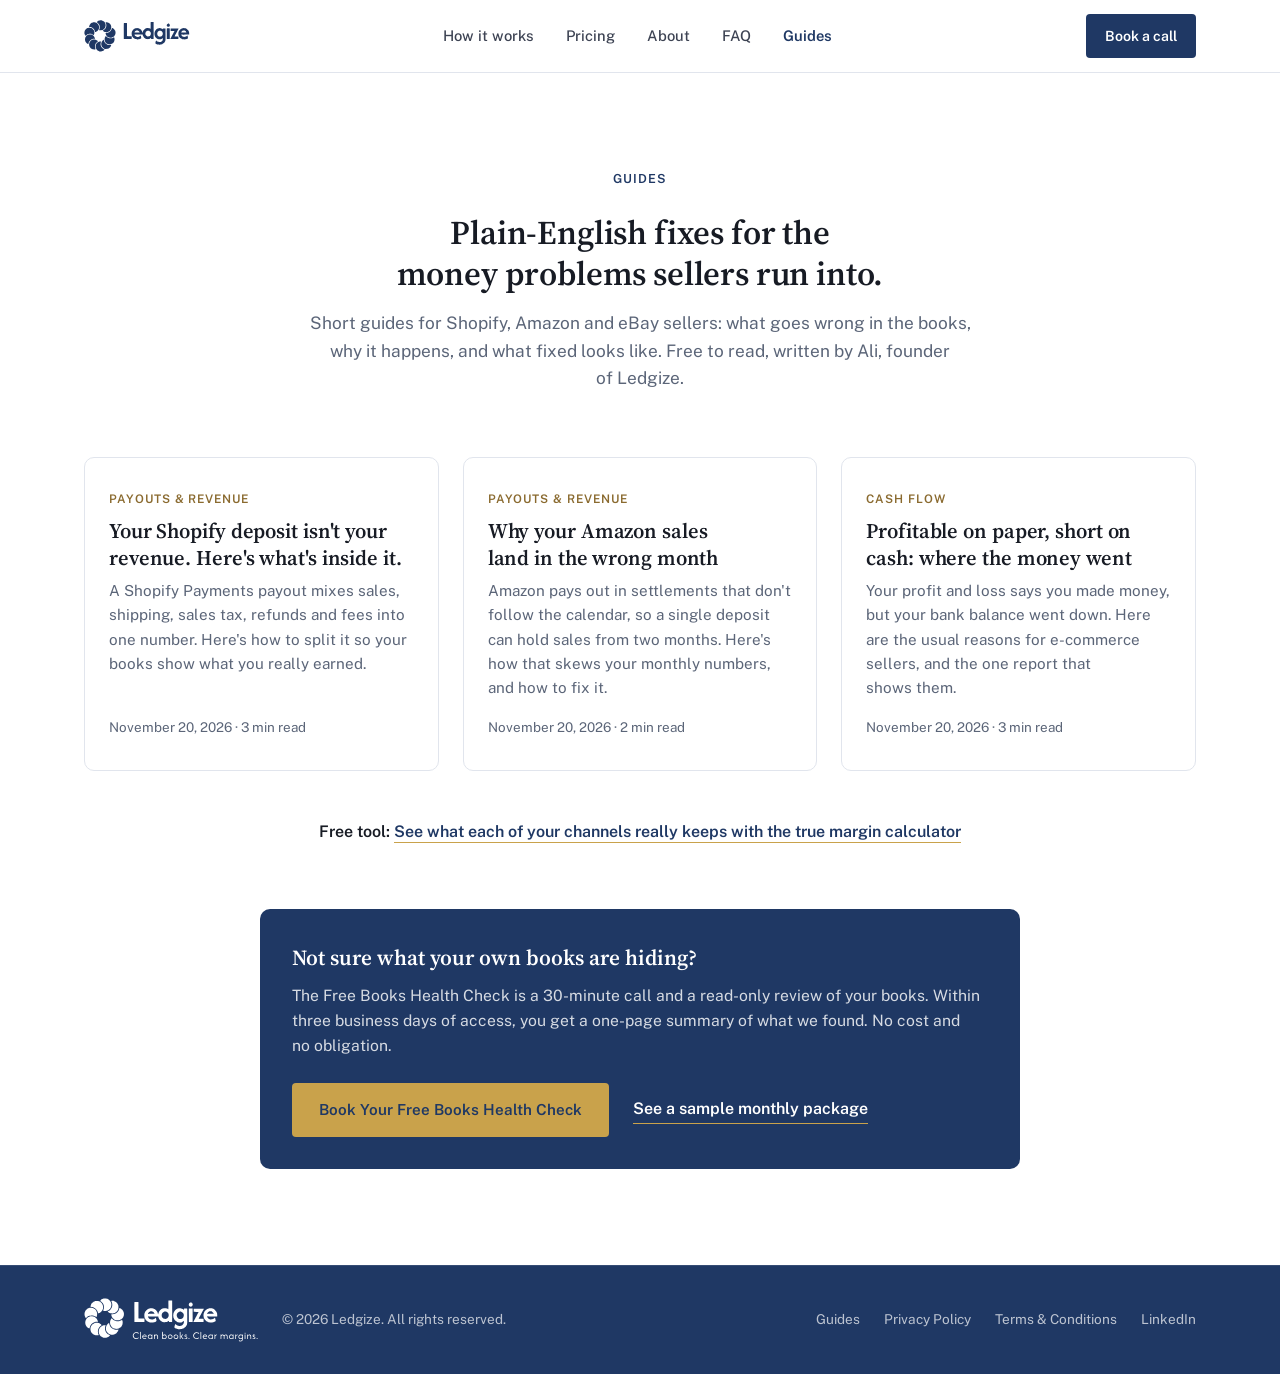
<file: guides/index.html>
<!DOCTYPE html>
<html lang="en">
<head>
  <meta charset="UTF-8" />
  <meta name="viewport" content="width=device-width, initial-scale=1.0" />
  <meta name="color-scheme" content="light dark" />
  <title>Guides: Ledgize</title>
  <meta name="description" content="Plain-English guides for Shopify, Amazon and eBay sellers: what goes wrong in the books, why it happens, and what fixed looks like." />
  <link rel="canonical" href="https://www.ledgize.com/guides/" />
  <meta property="og:type" content="website" />
  <meta property="og:site_name" content="Ledgize" />
  <meta property="og:title" content="Guides: Ledgize" />
  <meta property="og:description" content="Plain-English guides for Shopify, Amazon and eBay sellers: what goes wrong in the books, why it happens, and what fixed looks like." />
  <meta property="og:url" content="https://www.ledgize.com/guides/" />
  <meta property="og:image" content="https://www.ledgize.com/assets/og-image.png?v=4" />
  <meta name="twitter:card" content="summary_large_image" />
  <meta name="twitter:title" content="Guides: Ledgize" />
  <meta name="twitter:description" content="Plain-English guides for Shopify, Amazon and eBay sellers: what goes wrong in the books, why it happens, and what fixed looks like." />
  <meta name="twitter:image" content="https://www.ledgize.com/assets/og-image.png?v=4" />
  <link rel="alternate" type="application/rss+xml" title="Ledgize Guides" href="/guides/feed.xml" />
  <link rel="icon" href="/assets/favicon.svg" type="image/svg+xml">
  <link rel="icon" href="/assets/favicon-32.png?v=2" sizes="32x32" type="image/png">
  <link rel="icon" href="/assets/favicon-192.png" sizes="192x192" type="image/png">
  <link rel="apple-touch-icon" href="/assets/apple-touch-icon.png">
  <link rel="shortcut icon" href="/favicon.ico?v=2" />
  <link rel="preload" href="/assets/fonts/source-serif4-600.woff2" as="font" type="font/woff2" crossorigin />
  <link rel="preload" href="/assets/fonts/public-sans-400.woff2" as="font" type="font/woff2" crossorigin />
  <link rel="stylesheet" href="/css/styles.css?v=41" />
</head>
<body>

  <a href="#main-content" class="skip-link">Skip to main content</a>

  <header class="site-header">
    <div class="container header-inner">
      <a href="/" class="logo" aria-label="Ledgize home"><svg class="logo-svg" width="462" height="140" aria-hidden="true" focusable="false" xmlns="http://www.w3.org/2000/svg" viewBox="129 364 462 140"><g fill="currentColor"><path transform="translate(129 504) scale(0.0125 -0.0125)" d="M5595 11069 c-127 -12 -237 -36 -329 -71 -43 -17 -100 -36 -127 -43
-26 -7 -63 -25 -82 -39 -18 -14 -82 -51 -141 -81 -160 -82 -174 -94 -300 -230
-102 -111 -116 -130 -116 -161 0 -53 14 -71 88 -108 37 -19 78 -46 92 -61 14
-15 66 -57 115 -95 170 -128 405 -404 487 -571 118 -243 154 -341 204 -569 34
-150 42 -399 20 -579 -9 -74 -19 -138 -22 -143 -3 -4 -11 -49 -19 -100 -15
-97 -30 -142 -121 -344 -30 -67 -54 -128 -54 -136 0 -36 37 -59 150 -95 l115
-37 255 0 255 0 196 51 c232 61 352 116 546 249 201 138 417 353 479 477 15
29 44 79 65 113 48 76 58 98 131 314 118 343 126 628 29 990 -29 107 -54 175
-91 244 -27 53 -50 104 -50 114 -1 81 -360 503 -483 568 -26 13 -71 46 -100
72 -58 52 -251 150 -357 181 -36 11 -87 28 -115 39 -125 51 -469 75 -720 51z
M7592 10395 c-48 -21 -48 -36 2 -128 25 -46 46 -90 46 -97 0 -7 18 -57 40
-112 42 -106 87 -268 114 -413 30 -160 27 -571 -5 -665 -10 -30 -23 -85 -29
-122 -15 -95 -143 -396 -212 -496 -16 -23 -40 -68 -54 -98 -14 -31 -49 -82
-80 -114 -30 -32 -74 -85 -97 -118 -41 -58 -124 -135 -274 -255 -39 -31 -75
-62 -78 -68 -4 -6 -28 -20 -54 -31 -25 -10 -55 -28 -67 -39 -11 -11 -56 -34
-100 -52 -210 -88 -222 -128 -73 -254 143 -121 403 -266 563 -315 39 -12 91
-30 116 -41 83 -37 475 -57 654 -33 66 9 141 19 166 22 24 3 61 14 81 24 19
10 74 28 120 40 46 12 109 36 139 55 30 18 84 45 119 59 35 14 78 36 95 49 17
13 55 36 84 52 28 15 64 44 78 62 15 19 50 50 79 68 29 19 75 62 104 97 28 35
80 96 115 136 35 39 78 100 95 135 17 34 54 103 81 152 28 50 59 122 71 160
11 39 34 106 51 149 74 196 67 765 -13 976 -16 41 -37 104 -48 140 -12 36 -34
85 -51 110 -17 25 -46 77 -64 115 -18 39 -52 95 -76 125 -63 79 -243 280 -251
280 -4 0 -39 29 -78 64 -38 36 -85 73 -103 82 -18 9 -64 39 -102 66 -89 65
-218 124 -331 153 -49 12 -108 32 -130 43 -83 43 -565 71 -643 37z M3275
10385 c-55 -8 -120 -22 -144 -31 -24 -9 -73 -24 -110 -34 -83 -23 -223 -80
-287 -118 -27 -16 -89 -51 -138 -77 -102 -55 -237 -172 -379 -330 -129 -142
-260 -350 -287 -453 -10 -37 -31 -92 -48 -123 -17 -34 -35 -87 -42 -130 -6
-41 -18 -96 -26 -124 -21 -76 -23 -181 -3 -200 18 -19 86 -29 297 -45 152 -11
315 -42 372 -70 19 -9 58 -23 85 -30 70 -19 145 -53 228 -104 40 -24 93 -52
120 -61 26 -10 67 -35 91 -56 23 -21 74 -59 113 -86 171 -117 432 -430 532
-638 24 -49 53 -110 66 -135 60 -117 105 -252 120 -363 25 -178 24 -176 51
-193 53 -36 209 1 364 85 19 11 82 43 139 72 126 63 278 176 345 255 28 33 76
83 108 113 33 29 70 75 83 101 14 28 39 57 59 69 30 19 76 102 76 138 0 3 16
31 34 62 35 57 96 215 143 366 65 213 53 707 -21 893 -20 48 -45 117 -56 153
-11 36 -33 85 -50 108 -37 50 -56 91 -71 150 -7 29 -27 61 -58 95 -26 28 -91
104 -144 168 -60 72 -121 134 -160 161 -35 25 -80 66 -100 91 -29 34 -52 50
-98 67 -33 12 -76 35 -95 50 -20 15 -56 36 -82 45 -26 10 -69 30 -97 45 -28
16 -95 37 -154 49 -57 12 -116 26 -130 32 -111 42 -455 59 -646 33z M1855
8495 c-5 -2 -75 -9 -155 -14 -175 -12 -412 -71 -483 -119 -23 -16 -59 -35 -80
-41 -20 -7 -59 -27 -85 -46 -27 -18 -72 -45 -101 -60 -29 -14 -72 -43 -94 -64
-23 -21 -60 -50 -81 -65 -73 -49 -197 -171 -221 -216 -12 -25 -33 -54 -45 -65
-49 -43 -130 -156 -149 -206 -12 -29 -36 -78 -55 -108 -31 -52 -70 -171 -128
-391 -29 -107 -33 -629 -6 -700 10 -25 22 -67 28 -95 28 -128 180 -462 259
-568 70 -95 76 -93 256 83 72 70 157 144 190 165 74 47 189 121 247 158 24 15
57 38 75 51 17 13 60 29 95 35 35 7 98 28 141 46 130 56 491 115 697 115 103
-1 270 -23 326 -43 22 -8 87 -24 144 -36 103 -21 174 -49 385 -152 168 -82
226 -117 281 -169 49 -47 67 -55 104 -50 27 3 69 52 86 99 10 25 32 86 51 135
65 172 109 480 99 686 -11 217 -74 461 -166 639 -21 42 -43 88 -49 102 -39
104 -274 390 -390 475 -31 22 -62 48 -70 58 -8 9 -44 34 -80 56 -36 21 -86 54
-111 74 -25 20 -49 36 -54 36 -6 0 -64 27 -130 59 -147 72 -286 105 -529 126
-167 15 -185 16 -202 10z M9793 8405 c-24 -17 -47 -79 -63 -175 -7 -36 -30
-114 -52 -175 -23 -60 -47 -134 -55 -164 -17 -65 -74 -181 -99 -202 -9 -8 -50
-64 -90 -126 -131 -202 -309 -384 -491 -504 -34 -22 -69 -51 -77 -64 -8 -13
-40 -32 -70 -44 -30 -11 -77 -34 -105 -51 -54 -33 -259 -110 -406 -153 -105
-30 -400 -58 -585 -56 -107 1 -116 -1 -132 -21 -25 -30 -24 -125 2 -215 11
-39 25 -99 31 -135 6 -36 26 -101 44 -145 18 -44 42 -110 54 -146 12 -36 33
-81 47 -100 14 -19 39 -60 55 -92 17 -32 47 -77 67 -100 21 -23 56 -67 79 -97
83 -110 290 -292 394 -348 41 -22 108 -59 149 -82 112 -64 139 -76 214 -94 37
-9 90 -28 117 -41 57 -29 175 -43 435 -52 219 -7 341 7 499 57 66 21 136 41
155 45 19 4 71 26 115 49 45 22 92 46 105 52 88 42 171 92 210 127 25 23 72
62 105 86 33 23 74 62 90 84 17 23 58 72 93 109 34 37 62 71 62 75 0 5 18 30
39 56 56 68 147 242 181 345 15 48 37 110 48 137 73 178 76 197 76 495 l1 275
-37 125 c-20 69 -44 155 -53 192 -9 37 -40 107 -67 155 -28 49 -59 112 -69
142 -12 35 -36 72 -67 105 -27 28 -57 65 -67 81 -59 94 -345 359 -437 406 -24
12 -60 35 -80 51 -21 16 -63 40 -95 53 -32 14 -89 40 -127 60 -75 38 -110 43
-143 20z M1925 6140 c-160 -14 -473 -106 -580 -170 -16 -10 -54 -28 -84 -40
-143 -56 -470 -338 -568 -490 -20 -30 -53 -77 -74 -105 -20 -27 -47 -75 -58
-105 -12 -30 -37 -75 -56 -99 -19 -24 -37 -60 -41 -80 -6 -36 -13 -66 -59
-241 -14 -52 -28 -135 -31 -185 -3 -49 -13 -115 -21 -145 -19 -70 -12 -174 28
-372 16 -81 29 -162 29 -180 0 -18 11 -53 24 -78 13 -25 29 -65 36 -90 53
-195 302 -544 495 -693 22 -17 59 -48 82 -68 22 -21 60 -48 84 -60 24 -12 60
-35 80 -51 44 -36 209 -98 258 -98 79 0 105 61 126 295 6 64 17 102 57 195 27
63 62 147 77 186 16 40 42 91 58 115 17 24 66 98 109 163 94 143 273 339 359
394 33 21 67 47 75 56 29 36 206 153 255 170 28 9 83 36 123 60 39 24 101 51
137 60 36 9 90 27 120 40 133 60 613 100 769 66 108 -24 131 54 66 229 -15 42
-36 114 -45 160 -10 46 -29 99 -43 119 -13 20 -35 61 -48 91 -36 81 -148 246
-218 321 -34 36 -90 98 -125 137 -35 40 -82 84 -105 100 -22 15 -61 44 -86 64
-25 20 -61 44 -80 54 -19 10 -59 35 -88 55 -75 54 -292 149 -376 165 -39 8
-85 19 -101 25 -81 32 -367 47 -560 30z M7634 5562 c-5 -4 -23 -25 -39 -47
-16 -22 -43 -56 -60 -75 -34 -38 -113 -164 -152 -245 -14 -27 -38 -64 -54 -81
-26 -27 -31 -41 -39 -120 -5 -49 -24 -132 -41 -184 -62 -190 -64 -575 -4 -795
76 -279 105 -354 171 -447 18 -26 46 -73 63 -105 16 -32 46 -78 68 -103 22
-25 50 -60 63 -79 58 -84 310 -300 404 -348 28 -14 74 -41 103 -59 85 -54 149
-83 218 -99 36 -9 88 -24 115 -35 87 -34 203 -59 325 -70 66 -6 130 -13 142
-15 42 -10 278 14 348 35 39 11 104 25 145 31 118 17 484 201 597 301 36 32
70 58 75 58 12 0 198 187 198 200 0 6 27 39 59 74 33 35 71 86 84 113 14 26
46 82 71 123 26 41 56 107 67 145 12 39 29 86 39 105 71 140 119 573 86 771
-8 46 -17 111 -21 144 -14 123 -102 349 -147 379 -38 25 -98 2 -179 -70 -20
-18 -62 -39 -92 -48 -31 -9 -69 -27 -85 -41 -16 -14 -67 -38 -113 -54 -46 -16
-129 -45 -184 -65 -179 -63 -488 -97 -703 -76 -59 5 -136 13 -172 16 -111 10
-458 115 -550 166 -30 17 -80 44 -110 60 -30 16 -68 42 -85 58 -16 15 -52 37
-79 49 -27 12 -73 43 -101 69 -28 26 -84 74 -124 107 -41 33 -100 92 -132 131
-94 115 -141 150 -175 126z M3425 4364 c-129 -9 -330 -45 -390 -71 -33 -14
-100 -36 -150 -49 -52 -15 -113 -39 -145 -60 -30 -19 -86 -51 -124 -72 -39
-20 -95 -60 -125 -87 -31 -28 -82 -68 -113 -88 -68 -46 -138 -119 -166 -173
-11 -21 -41 -59 -67 -84 -25 -25 -63 -74 -83 -110 -20 -36 -53 -92 -74 -124
-21 -33 -49 -95 -63 -138 -14 -43 -35 -99 -48 -126 -14 -26 -27 -65 -31 -87
-4 -22 -16 -67 -26 -100 -33 -108 -54 -364 -41 -480 24 -202 93 -472 157 -613
70 -153 223 -370 356 -504 38 -38 68 -72 68 -77 0 -4 22 -20 49 -35 28 -14 63
-44 80 -65 19 -24 44 -42 70 -49 21 -7 63 -29 92 -49 66 -45 296 -151 368
-169 30 -7 75 -22 100 -33 114 -49 535 -51 782 -3 188 36 195 58 84 286 -53
108 -66 145 -75 211 -5 44 -23 134 -38 200 -43 192 -41 542 6 735 66 272 142
449 287 670 23 36 49 79 58 95 47 92 412 420 543 489 123 64 129 98 35 201
-31 34 -68 78 -84 98 -15 20 -60 59 -100 86 -39 28 -112 78 -162 112 -236 163
-712 284 -1030 263z M6776 4206 c-57 -46 -121 -93 -140 -106 -20 -12 -55 -46
-78 -75 -24 -29 -81 -96 -128 -148 -111 -122 -177 -229 -205 -326 -12 -43 -38
-104 -58 -137 -96 -156 -140 -567 -97 -899 25 -196 127 -488 209 -600 20 -27
51 -70 68 -95 18 -25 50 -70 72 -101 51 -73 257 -268 346 -330 39 -26 81 -57
95 -68 14 -11 30 -21 36 -21 7 0 36 -16 65 -36 151 -103 501 -203 739 -212
178 -7 439 21 550 58 205 68 308 107 335 126 17 12 53 29 80 39 28 10 66 30
85 45 19 14 51 36 70 47 20 12 47 34 60 48 14 15 50 44 81 65 53 37 109 103
309 370 70 93 145 241 167 328 9 37 29 94 45 127 29 62 35 113 18 146 -14 25
-52 24 -195 -2 -162 -29 -366 -43 -445 -30 -36 6 -135 20 -220 30 -85 11 -175
27 -200 35 -179 57 -292 102 -336 131 -28 19 -78 46 -112 60 -216 88 -611 447
-713 649 -25 50 -64 125 -85 166 -75 146 -144 308 -160 376 -8 38 -24 103 -35
144 -11 41 -24 111 -29 154 -19 154 -46 160 -194 42z M5640 3665 c-47 -8 -116
-19 -155 -26 -38 -6 -125 -29 -193 -51 -68 -22 -145 -45 -172 -52 -27 -7 -75
-30 -107 -50 -32 -21 -105 -68 -163 -106 -98 -63 -310 -241 -310 -260 0 -5
-22 -33 -49 -62 -79 -86 -232 -330 -295 -469 -14 -30 -29 -88 -35 -129 -6 -41
-24 -114 -41 -163 -56 -158 -60 -523 -9 -709 19 -69 47 -182 69 -276 6 -23 33
-79 61 -125 28 -45 62 -104 74 -132 69 -149 291 -397 451 -504 41 -28 94 -66
118 -85 23 -19 63 -44 90 -56 27 -11 60 -29 75 -39 14 -10 49 -25 76 -34 28
-8 82 -28 121 -45 72 -30 203 -66 284 -77 25 -4 81 -13 125 -22 92 -18 198
-13 385 17 63 10 142 22 175 25 33 4 83 17 111 30 28 12 96 36 150 53 67 21
126 49 181 84 156 100 177 113 229 145 83 52 282 257 290 299 11 57 -27 89
-144 120 -66 17 -160 65 -237 119 -33 23 -82 52 -108 63 -48 22 -129 86 -223
178 -28 28 -68 64 -88 79 -21 16 -48 48 -63 72 -14 24 -40 56 -58 71 -61 51
-249 335 -274 414 -10 35 -31 88 -45 119 -14 30 -35 93 -47 140 -11 46 -31
120 -44 164 -29 101 -45 458 -26 590 7 44 16 129 21 189 11 133 28 190 97 324
58 114 63 140 32 168 -27 25 -205 29 -329 9z"/><path transform="translate(296 474) scale(0.0125 -0.0125)" d="M10024 8080 c-58 -23 -55 48 -54 -1193 1 -1064 0 -1140 -16 -1158
-34 -37 -89 -23 -160 41 -22 21 -67 47 -100 59 -32 13 -81 35 -109 51 -29 16
-80 34 -120 40 -38 7 -116 23 -172 36 -192 46 -435 50 -605 10 -36 -8 -121
-24 -189 -36 -68 -12 -140 -30 -159 -40 -19 -11 -72 -37 -117 -59 -99 -47
-231 -137 -333 -226 -41 -36 -100 -82 -131 -103 -31 -20 -67 -50 -81 -67 -60
-72 -159 -207 -174 -237 -9 -18 -36 -58 -59 -88 -52 -67 -79 -120 -149 -294
-30 -74 -62 -149 -72 -167 -9 -18 -20 -64 -25 -103 -12 -96 -38 -203 -53 -216
-30 -24 -78 86 -97 216 -25 182 -155 466 -278 606 -21 23 -44 54 -51 67 -22
42 -159 199 -217 249 -30 26 -72 64 -92 84 -21 20 -55 44 -77 53 -21 9 -59 35
-84 59 -53 51 -239 151 -360 194 -47 17 -101 37 -120 45 -19 8 -69 18 -110 21
-41 4 -140 16 -220 28 -153 21 -271 21 -434 -2 -44 -6 -132 -17 -197 -25 -73
-8 -136 -22 -166 -35 -26 -12 -90 -37 -141 -55 -52 -19 -122 -51 -155 -73 -34
-22 -80 -50 -102 -62 -22 -13 -62 -42 -90 -65 -27 -23 -72 -56 -100 -75 -27
-18 -70 -52 -95 -75 -25 -23 -58 -50 -73 -60 -15 -10 -39 -36 -52 -59 -13 -23
-40 -57 -60 -76 -20 -19 -46 -52 -56 -73 -11 -21 -44 -64 -72 -95 -59 -64
-172 -268 -206 -372 -12 -35 -30 -83 -41 -105 -21 -44 -63 -286 -81 -465 -13
-136 -6 -310 22 -495 11 -71 24 -166 30 -210 6 -47 19 -93 31 -113 11 -18 33
-74 48 -123 27 -86 112 -252 172 -334 16 -22 45 -65 65 -95 32 -50 78 -103
184 -217 90 -97 408 -323 519 -369 30 -13 77 -35 104 -49 27 -14 56 -25 64
-25 7 0 44 -13 81 -29 80 -35 415 -94 631 -111 169 -13 392 2 540 35 58 13
145 31 194 40 49 9 114 29 145 44 31 16 91 41 135 56 43 15 115 49 160 75 44
27 111 65 147 84 107 57 133 114 94 213 -8 21 -18 61 -24 88 -22 118 -35 177
-66 295 -18 69 -43 176 -56 239 -36 171 -67 197 -143 117 -132 -141 -319 -253
-561 -336 -220 -75 -624 -93 -805 -35 -156 50 -354 166 -415 242 -22 28 -52
58 -67 67 -37 23 -135 172 -153 234 -9 28 -27 75 -40 104 -62 132 -6 200 122
149 93 -36 369 -43 1533 -38 591 2 1091 7 1112 12 47 9 58 -10 69 -121 10 -93
11 -97 146 -409 38 -87 162 -285 197 -314 10 -8 27 -33 38 -55 102 -203 630
-594 851 -631 45 -8 136 -26 202 -40 228 -50 588 -46 746 10 39 13 96 29 127
35 31 5 72 19 91 29 20 11 83 44 140 73 58 29 127 74 155 99 119 109 188 129
227 67 17 -28 19 -42 14 -93 -15 -128 -14 -137 25 -159 33 -20 54 -21 310 -25
358 -4 515 4 541 30 19 19 19 87 19 2924 0 2107 -3 2911 -11 2928 -6 14 -22
30 -36 36 -29 13 -916 14 -949 1z m-4560 -2980 c33 -5 75 -18 95 -29 209 -111
214 -114 310 -211 61 -61 110 -122 135 -166 117 -207 121 -220 81 -260 -30
-30 -61 -30 -295 1 -234 31 -1220 13 -1340 -24 -75 -24 -140 -3 -140 44 0 29
91 212 141 285 79 112 332 308 447 345 105 33 408 42 566 15z m3808 -61 c32
-6 88 -23 126 -39 37 -16 89 -34 116 -41 32 -8 64 -27 99 -58 29 -25 78 -68
110 -95 32 -27 77 -74 100 -105 23 -31 50 -65 60 -76 11 -11 28 -40 39 -65 11
-25 33 -73 49 -107 115 -240 112 -613 -6 -857 -82 -168 -201 -321 -284 -365
-13 -7 -42 -30 -65 -51 -27 -25 -61 -44 -99 -55 -32 -9 -86 -30 -121 -45 -92
-42 -174 -53 -354 -48 l-157 5 -124 46 c-213 80 -389 210 -458 338 -17 33 -43
73 -57 89 -96 114 -159 467 -121 675 68 374 232 613 525 764 198 102 385 129
622 90z M612 7703 c-44 -17 -42 104 -42 -2772 l0 -2710 24 -28 24 -28 1347 -2
c1569 -2 1384 -20 1386 135 0 53 3 237 5 407 4 349 2 374 -33 416 l-25 29
-765 0 c-830 -1 -793 -3 -825 52 -10 19 -13 450 -15 2213 -1 1205 -2 2200 -3
2213 0 13 -13 37 -29 53 l-29 29 -504 -1 c-277 0 -509 -3 -516 -6z M16030
7526 c-119 -22 -159 -46 -285 -171 -163 -162 -194 -452 -72 -674 49 -89 56
-96 134 -148 237 -156 444 -160 672 -13 109 71 194 221 222 394 19 117 -50
339 -129 417 -26 25 -65 66 -88 91 -85 94 -271 137 -454 104z M12930 5955
c-273 -36 -307 -43 -398 -89 -48 -24 -98 -47 -112 -51 -94 -27 -254 -122 -347
-207 -54 -48 -127 -114 -162 -145 -65 -58 -182 -199 -268 -322 -26 -36 -59
-80 -74 -97 -14 -18 -34 -54 -44 -80 -10 -27 -33 -83 -51 -124 -19 -41 -38
-94 -43 -118 -5 -24 -21 -61 -36 -83 -23 -32 -29 -56 -36 -127 -4 -49 -20
-158 -35 -243 -34 -196 -35 -343 -5 -524 12 -71 26 -178 31 -237 7 -90 13
-113 35 -145 14 -21 33 -63 42 -93 8 -30 26 -73 38 -95 13 -22 33 -70 45 -108
12 -37 38 -89 59 -115 20 -26 71 -93 112 -150 135 -187 150 -207 182 -240 41
-43 308 -261 350 -286 18 -10 57 -33 87 -51 30 -18 73 -38 95 -45 22 -7 78
-30 125 -51 47 -20 122 -44 167 -53 45 -8 99 -22 119 -31 43 -18 314 -21 509
-5 131 11 326 57 379 90 18 10 64 32 103 48 40 16 90 44 112 62 23 17 67 44
99 60 32 15 72 44 89 63 67 76 118 85 149 25 34 -66 3 -413 -51 -575 -173
-516 -672 -800 -1265 -718 -154 21 -268 45 -325 67 -27 11 -95 36 -150 54 -55
19 -122 49 -150 67 -27 18 -66 39 -85 47 -19 7 -53 30 -75 51 -22 20 -59 46
-82 58 -27 13 -54 39 -74 70 -55 84 -141 112 -164 54 -19 -50 -65 -208 -65
-227 0 -12 -16 -78 -35 -147 -19 -68 -44 -171 -54 -229 -11 -58 -29 -129 -40
-158 -44 -110 -24 -176 67 -229 26 -15 61 -37 77 -49 27 -20 111 -62 365 -181
102 -49 194 -79 330 -109 63 -15 142 -33 175 -41 84 -20 481 -30 555 -14 149
33 195 41 315 55 138 16 211 35 340 85 43 17 95 34 115 37 129 22 520 255 612
366 24 28 60 62 81 75 21 13 46 38 55 55 10 17 40 57 67 88 55 63 153 216 208
325 97 192 109 223 118 307 5 46 22 146 36 223 l27 140 4 1918 c3 1988 3 1985
-38 2007 -13 7 -154 10 -420 8 l-399 -3 -23 -23 c-21 -21 -23 -30 -20 -116 2
-81 0 -96 -18 -119 -39 -49 -91 -36 -175 44 -22 21 -58 45 -80 55 -22 9 -64
34 -92 56 -80 61 -276 133 -432 158 -341 54 -382 57 -551 35z m568 -951 c341
-118 541 -314 667 -654 23 -61 65 -278 65 -333 0 -65 -53 -328 -80 -396 -35
-91 -100 -211 -133 -249 -18 -20 -46 -55 -63 -78 -25 -35 -129 -132 -199 -186
-25 -20 -203 -97 -284 -123 -42 -14 -92 -18 -220 -19 l-166 -1 -106 38 c-58
20 -113 37 -121 37 -46 0 -267 178 -355 285 -57 69 -158 276 -198 404 -55 178
-55 386 0 560 35 109 133 308 185 376 73 95 323 295 368 295 8 0 60 15 116 34
56 19 110 37 121 40 11 3 89 3 173 1 132 -4 163 -8 230 -31z M21340 5950 c-63
-9 -154 -22 -202 -29 -94 -12 -295 -87 -426 -158 -244 -133 -534 -384 -637
-553 -15 -25 -44 -63 -65 -85 -43 -44 -104 -145 -151 -245 -16 -36 -43 -92
-59 -125 -28 -56 -39 -98 -90 -320 -50 -221 -49 -636 3 -850 14 -55 28 -124
31 -154 9 -70 104 -307 156 -385 22 -35 40 -67 40 -74 0 -6 26 -46 59 -89 32
-43 65 -92 74 -109 21 -42 275 -295 345 -344 31 -22 68 -48 82 -59 57 -42 289
-167 388 -208 162 -68 176 -72 280 -89 54 -8 147 -24 207 -34 260 -46 580 -45
775 1 47 11 124 26 171 33 137 21 366 119 629 270 73 42 86 55 99 104 11 39
-13 211 -36 255 -8 16 -21 61 -29 100 -7 40 -26 122 -40 182 -14 61 -36 159
-49 220 -35 164 -59 172 -173 58 -77 -77 -303 -232 -368 -253 -419 -136 -780
-160 -1006 -65 -35 15 -90 36 -123 48 -78 27 -179 102 -290 218 -121 126 -142
155 -175 246 -15 43 -39 106 -51 140 -43 114 -1 156 130 130 241 -49 222 -48
1433 -45 l1137 3 28 21 c27 20 28 26 31 110 9 261 -37 757 -76 824 -12 19 -26
57 -32 83 -14 66 -127 292 -184 369 -199 270 -293 378 -367 423 -32 20 -83 58
-111 84 -75 68 -320 221 -371 232 -23 5 -72 23 -110 40 -77 35 -154 50 -404
79 -212 24 -318 24 -473 0z m424 -841 c108 -14 169 -38 287 -111 153 -94 300
-249 350 -370 14 -35 38 -81 52 -102 31 -44 34 -77 11 -100 -19 -19 14 -20
-292 4 -389 31 -1154 20 -1344 -19 -111 -23 -177 18 -148 91 60 148 224 368
322 433 24 15 69 45 100 66 148 101 411 143 662 108z M15671 5866 c-53 -23
-50 71 -51 -1862 l0 -1790 25 -24 25 -23 475 -1 474 -1 23 23 23 23 0 1797 c0
2006 6 1844 -67 1857 -56 9 -907 10 -927 1z M16991 5841 c-31 -31 -32 -38 -29
-453 3 -356 4 -389 21 -405 16 -17 60 -18 646 -23 765 -6 716 7 619 -164 -28
-50 -64 -111 -78 -136 -15 -25 -41 -72 -58 -105 -16 -33 -54 -107 -84 -165
-31 -58 -74 -140 -96 -183 -23 -43 -45 -84 -50 -90 -6 -7 -41 -73 -80 -147
-130 -253 -231 -441 -241 -454 -6 -8 -21 -38 -34 -67 -12 -30 -34 -74 -48 -99
-79 -137 -293 -546 -304 -580 -4 -14 -21 -41 -36 -61 -16 -20 -42 -65 -57
-100 -16 -35 -68 -134 -116 -219 -93 -166 -100 -195 -56 -217 20 -10 307 -13
1382 -13 l1357 1 20 26 c20 25 21 38 21 417 0 332 -2 395 -15 413 -17 24 -78
48 -100 39 -8 -3 -277 -6 -597 -6 l-582 -2 -23 27 c-32 37 -29 44 120 325 182
342 214 404 261 495 23 44 51 95 64 112 12 17 29 51 38 75 8 23 32 70 54 103
21 33 54 94 73 135 19 42 50 100 69 130 19 30 42 77 51 103 9 26 32 66 52 89
19 23 35 47 35 54 0 6 15 40 34 75 102 194 276 528 325 624 31 61 65 124 77
140 43 63 124 229 124 256 0 61 81 58 -1367 58 -728 0 -1334 3 -1347 7 -17 4
-30 0 -45 -15z"/></g></svg></a>

      <nav class="site-nav" id="site-nav">
        <a href="/#how-it-works">How it works</a>
        <a href="/#services">Pricing</a>
        <a href="/#about">About</a>
        <a href="/#faq">FAQ</a>
        <a href="/guides/" aria-current="page">Guides</a>
      </nav>
      <a href="https://calendar.app.google/x4VN65FmpogkEirC7" target="_blank" rel="noopener noreferrer" class="btn btn-primary btn-sm header-cta">Book a call</a>

      <button class="nav-toggle" id="nav-toggle" aria-label="Toggle navigation" aria-expanded="false">
        <span></span><span></span><span></span>
      </button>
    </div>
  </header>

  <main id="main-content" tabindex="-1">
    <section class="section guides-hero">
      <div class="container">
        <div class="kicker center">
          <span class="kicker-label">Guides</span>
        </div>
        <h1 class="section-title center">Plain-English fixes for the money problems sellers run into.</h1>
        <p class="section-lead center">Short guides for Shopify, Amazon and eBay sellers: what goes wrong in the books, why it happens, and what fixed looks like. Free to read, written by Ali, founder of Ledgize.</p>
        <div class="guides-grid guides-grid-index">
          <article class="guide-card">
            <p class="guide-card-cat">Payouts &amp; revenue</p>
            <h2 class="guide-card-title"><a href="/guides/shopify-deposit-isnt-your-revenue.html">Your Shopify deposit isn&#x27;t your revenue. Here&#x27;s what&#x27;s inside it.</a></h2>
            <p class="guide-card-desc">A Shopify Payments payout mixes sales, shipping, sales tax, refunds and fees into one number. Here&#x27;s how to split it so your books show what you really earned.</p>
            <p class="guide-card-meta">November 20, 2026 &#183; 3 min read</p>
          </article>
          <article class="guide-card">
            <p class="guide-card-cat">Payouts &amp; revenue</p>
            <h2 class="guide-card-title"><a href="/guides/amazon-sales-wrong-month.html">Why your Amazon sales land in the wrong month</a></h2>
            <p class="guide-card-desc">Amazon pays out in settlements that don&#x27;t follow the calendar, so a single deposit can hold sales from two months. Here&#x27;s how that skews your monthly numbers, and how to fix it.</p>
            <p class="guide-card-meta">November 20, 2026 &#183; 2 min read</p>
          </article>
          <article class="guide-card">
            <p class="guide-card-cat">Cash flow</p>
            <h2 class="guide-card-title"><a href="/guides/profitable-but-short-on-cash.html">Profitable on paper, short on cash: where the money went</a></h2>
            <p class="guide-card-desc">Your profit and loss says you made money, but your bank balance went down. Here are the usual reasons for e-commerce sellers, and the one report that shows them.</p>
            <p class="guide-card-meta">November 20, 2026 &#183; 3 min read</p>
          </article>
        </div>
        <p class="calc-promo"><strong>Free tool:</strong> <a href="/tools/margin-calculator.html">See what each of your channels really keeps with the true margin calculator</a></p>
        <div class="guides-index-cta">
          <aside class="guide-cta">
          <p class="guide-cta-title">Not sure what your own books are hiding?</p>
          <p>The Free Books Health Check is a 30-minute call and a read-only review of your books. Within three business days of access, you get a one-page summary of what we found. No cost and no obligation.</p>
          <div class="guide-cta-actions">
            <a href="https://calendar.app.google/x4VN65FmpogkEirC7" target="_blank" rel="noopener noreferrer" class="btn btn-on-navy">Book Your Free Books Health Check</a>
            <a href="/#sample" class="guide-cta-link">See a sample monthly package</a>
          </div>
        </aside>
        </div>
      </div>
    </section>
  </main>

  <footer class="site-footer">
    <div class="container footer-inner">
      <div class="footer-left">
        <span class="logo-footer"><svg class="logo-footer-svg" width="602" height="152" aria-hidden="true" focusable="false" xmlns="http://www.w3.org/2000/svg" viewBox="129 364 602 152"><g fill="currentColor"><path transform="translate(129 504) scale(0.0125 -0.0125)" d="M5595 11069 c-127 -12 -237 -36 -329 -71 -43 -17 -100 -36 -127 -43
-26 -7 -63 -25 -82 -39 -18 -14 -82 -51 -141 -81 -160 -82 -174 -94 -300 -230
-102 -111 -116 -130 -116 -161 0 -53 14 -71 88 -108 37 -19 78 -46 92 -61 14
-15 66 -57 115 -95 170 -128 405 -404 487 -571 118 -243 154 -341 204 -569 34
-150 42 -399 20 -579 -9 -74 -19 -138 -22 -143 -3 -4 -11 -49 -19 -100 -15
-97 -30 -142 -121 -344 -30 -67 -54 -128 -54 -136 0 -36 37 -59 150 -95 l115
-37 255 0 255 0 196 51 c232 61 352 116 546 249 201 138 417 353 479 477 15
29 44 79 65 113 48 76 58 98 131 314 118 343 126 628 29 990 -29 107 -54 175
-91 244 -27 53 -50 104 -50 114 -1 81 -360 503 -483 568 -26 13 -71 46 -100
72 -58 52 -251 150 -357 181 -36 11 -87 28 -115 39 -125 51 -469 75 -720 51z
M7592 10395 c-48 -21 -48 -36 2 -128 25 -46 46 -90 46 -97 0 -7 18 -57 40
-112 42 -106 87 -268 114 -413 30 -160 27 -571 -5 -665 -10 -30 -23 -85 -29
-122 -15 -95 -143 -396 -212 -496 -16 -23 -40 -68 -54 -98 -14 -31 -49 -82
-80 -114 -30 -32 -74 -85 -97 -118 -41 -58 -124 -135 -274 -255 -39 -31 -75
-62 -78 -68 -4 -6 -28 -20 -54 -31 -25 -10 -55 -28 -67 -39 -11 -11 -56 -34
-100 -52 -210 -88 -222 -128 -73 -254 143 -121 403 -266 563 -315 39 -12 91
-30 116 -41 83 -37 475 -57 654 -33 66 9 141 19 166 22 24 3 61 14 81 24 19
10 74 28 120 40 46 12 109 36 139 55 30 18 84 45 119 59 35 14 78 36 95 49 17
13 55 36 84 52 28 15 64 44 78 62 15 19 50 50 79 68 29 19 75 62 104 97 28 35
80 96 115 136 35 39 78 100 95 135 17 34 54 103 81 152 28 50 59 122 71 160
11 39 34 106 51 149 74 196 67 765 -13 976 -16 41 -37 104 -48 140 -12 36 -34
85 -51 110 -17 25 -46 77 -64 115 -18 39 -52 95 -76 125 -63 79 -243 280 -251
280 -4 0 -39 29 -78 64 -38 36 -85 73 -103 82 -18 9 -64 39 -102 66 -89 65
-218 124 -331 153 -49 12 -108 32 -130 43 -83 43 -565 71 -643 37z M3275
10385 c-55 -8 -120 -22 -144 -31 -24 -9 -73 -24 -110 -34 -83 -23 -223 -80
-287 -118 -27 -16 -89 -51 -138 -77 -102 -55 -237 -172 -379 -330 -129 -142
-260 -350 -287 -453 -10 -37 -31 -92 -48 -123 -17 -34 -35 -87 -42 -130 -6
-41 -18 -96 -26 -124 -21 -76 -23 -181 -3 -200 18 -19 86 -29 297 -45 152 -11
315 -42 372 -70 19 -9 58 -23 85 -30 70 -19 145 -53 228 -104 40 -24 93 -52
120 -61 26 -10 67 -35 91 -56 23 -21 74 -59 113 -86 171 -117 432 -430 532
-638 24 -49 53 -110 66 -135 60 -117 105 -252 120 -363 25 -178 24 -176 51
-193 53 -36 209 1 364 85 19 11 82 43 139 72 126 63 278 176 345 255 28 33 76
83 108 113 33 29 70 75 83 101 14 28 39 57 59 69 30 19 76 102 76 138 0 3 16
31 34 62 35 57 96 215 143 366 65 213 53 707 -21 893 -20 48 -45 117 -56 153
-11 36 -33 85 -50 108 -37 50 -56 91 -71 150 -7 29 -27 61 -58 95 -26 28 -91
104 -144 168 -60 72 -121 134 -160 161 -35 25 -80 66 -100 91 -29 34 -52 50
-98 67 -33 12 -76 35 -95 50 -20 15 -56 36 -82 45 -26 10 -69 30 -97 45 -28
16 -95 37 -154 49 -57 12 -116 26 -130 32 -111 42 -455 59 -646 33z M1855
8495 c-5 -2 -75 -9 -155 -14 -175 -12 -412 -71 -483 -119 -23 -16 -59 -35 -80
-41 -20 -7 -59 -27 -85 -46 -27 -18 -72 -45 -101 -60 -29 -14 -72 -43 -94 -64
-23 -21 -60 -50 -81 -65 -73 -49 -197 -171 -221 -216 -12 -25 -33 -54 -45 -65
-49 -43 -130 -156 -149 -206 -12 -29 -36 -78 -55 -108 -31 -52 -70 -171 -128
-391 -29 -107 -33 -629 -6 -700 10 -25 22 -67 28 -95 28 -128 180 -462 259
-568 70 -95 76 -93 256 83 72 70 157 144 190 165 74 47 189 121 247 158 24 15
57 38 75 51 17 13 60 29 95 35 35 7 98 28 141 46 130 56 491 115 697 115 103
-1 270 -23 326 -43 22 -8 87 -24 144 -36 103 -21 174 -49 385 -152 168 -82
226 -117 281 -169 49 -47 67 -55 104 -50 27 3 69 52 86 99 10 25 32 86 51 135
65 172 109 480 99 686 -11 217 -74 461 -166 639 -21 42 -43 88 -49 102 -39
104 -274 390 -390 475 -31 22 -62 48 -70 58 -8 9 -44 34 -80 56 -36 21 -86 54
-111 74 -25 20 -49 36 -54 36 -6 0 -64 27 -130 59 -147 72 -286 105 -529 126
-167 15 -185 16 -202 10z M9793 8405 c-24 -17 -47 -79 -63 -175 -7 -36 -30
-114 -52 -175 -23 -60 -47 -134 -55 -164 -17 -65 -74 -181 -99 -202 -9 -8 -50
-64 -90 -126 -131 -202 -309 -384 -491 -504 -34 -22 -69 -51 -77 -64 -8 -13
-40 -32 -70 -44 -30 -11 -77 -34 -105 -51 -54 -33 -259 -110 -406 -153 -105
-30 -400 -58 -585 -56 -107 1 -116 -1 -132 -21 -25 -30 -24 -125 2 -215 11
-39 25 -99 31 -135 6 -36 26 -101 44 -145 18 -44 42 -110 54 -146 12 -36 33
-81 47 -100 14 -19 39 -60 55 -92 17 -32 47 -77 67 -100 21 -23 56 -67 79 -97
83 -110 290 -292 394 -348 41 -22 108 -59 149 -82 112 -64 139 -76 214 -94 37
-9 90 -28 117 -41 57 -29 175 -43 435 -52 219 -7 341 7 499 57 66 21 136 41
155 45 19 4 71 26 115 49 45 22 92 46 105 52 88 42 171 92 210 127 25 23 72
62 105 86 33 23 74 62 90 84 17 23 58 72 93 109 34 37 62 71 62 75 0 5 18 30
39 56 56 68 147 242 181 345 15 48 37 110 48 137 73 178 76 197 76 495 l1 275
-37 125 c-20 69 -44 155 -53 192 -9 37 -40 107 -67 155 -28 49 -59 112 -69
142 -12 35 -36 72 -67 105 -27 28 -57 65 -67 81 -59 94 -345 359 -437 406 -24
12 -60 35 -80 51 -21 16 -63 40 -95 53 -32 14 -89 40 -127 60 -75 38 -110 43
-143 20z M1925 6140 c-160 -14 -473 -106 -580 -170 -16 -10 -54 -28 -84 -40
-143 -56 -470 -338 -568 -490 -20 -30 -53 -77 -74 -105 -20 -27 -47 -75 -58
-105 -12 -30 -37 -75 -56 -99 -19 -24 -37 -60 -41 -80 -6 -36 -13 -66 -59
-241 -14 -52 -28 -135 -31 -185 -3 -49 -13 -115 -21 -145 -19 -70 -12 -174 28
-372 16 -81 29 -162 29 -180 0 -18 11 -53 24 -78 13 -25 29 -65 36 -90 53
-195 302 -544 495 -693 22 -17 59 -48 82 -68 22 -21 60 -48 84 -60 24 -12 60
-35 80 -51 44 -36 209 -98 258 -98 79 0 105 61 126 295 6 64 17 102 57 195 27
63 62 147 77 186 16 40 42 91 58 115 17 24 66 98 109 163 94 143 273 339 359
394 33 21 67 47 75 56 29 36 206 153 255 170 28 9 83 36 123 60 39 24 101 51
137 60 36 9 90 27 120 40 133 60 613 100 769 66 108 -24 131 54 66 229 -15 42
-36 114 -45 160 -10 46 -29 99 -43 119 -13 20 -35 61 -48 91 -36 81 -148 246
-218 321 -34 36 -90 98 -125 137 -35 40 -82 84 -105 100 -22 15 -61 44 -86 64
-25 20 -61 44 -80 54 -19 10 -59 35 -88 55 -75 54 -292 149 -376 165 -39 8
-85 19 -101 25 -81 32 -367 47 -560 30z M7634 5562 c-5 -4 -23 -25 -39 -47
-16 -22 -43 -56 -60 -75 -34 -38 -113 -164 -152 -245 -14 -27 -38 -64 -54 -81
-26 -27 -31 -41 -39 -120 -5 -49 -24 -132 -41 -184 -62 -190 -64 -575 -4 -795
76 -279 105 -354 171 -447 18 -26 46 -73 63 -105 16 -32 46 -78 68 -103 22
-25 50 -60 63 -79 58 -84 310 -300 404 -348 28 -14 74 -41 103 -59 85 -54 149
-83 218 -99 36 -9 88 -24 115 -35 87 -34 203 -59 325 -70 66 -6 130 -13 142
-15 42 -10 278 14 348 35 39 11 104 25 145 31 118 17 484 201 597 301 36 32
70 58 75 58 12 0 198 187 198 200 0 6 27 39 59 74 33 35 71 86 84 113 14 26
46 82 71 123 26 41 56 107 67 145 12 39 29 86 39 105 71 140 119 573 86 771
-8 46 -17 111 -21 144 -14 123 -102 349 -147 379 -38 25 -98 2 -179 -70 -20
-18 -62 -39 -92 -48 -31 -9 -69 -27 -85 -41 -16 -14 -67 -38 -113 -54 -46 -16
-129 -45 -184 -65 -179 -63 -488 -97 -703 -76 -59 5 -136 13 -172 16 -111 10
-458 115 -550 166 -30 17 -80 44 -110 60 -30 16 -68 42 -85 58 -16 15 -52 37
-79 49 -27 12 -73 43 -101 69 -28 26 -84 74 -124 107 -41 33 -100 92 -132 131
-94 115 -141 150 -175 126z M3425 4364 c-129 -9 -330 -45 -390 -71 -33 -14
-100 -36 -150 -49 -52 -15 -113 -39 -145 -60 -30 -19 -86 -51 -124 -72 -39
-20 -95 -60 -125 -87 -31 -28 -82 -68 -113 -88 -68 -46 -138 -119 -166 -173
-11 -21 -41 -59 -67 -84 -25 -25 -63 -74 -83 -110 -20 -36 -53 -92 -74 -124
-21 -33 -49 -95 -63 -138 -14 -43 -35 -99 -48 -126 -14 -26 -27 -65 -31 -87
-4 -22 -16 -67 -26 -100 -33 -108 -54 -364 -41 -480 24 -202 93 -472 157 -613
70 -153 223 -370 356 -504 38 -38 68 -72 68 -77 0 -4 22 -20 49 -35 28 -14 63
-44 80 -65 19 -24 44 -42 70 -49 21 -7 63 -29 92 -49 66 -45 296 -151 368
-169 30 -7 75 -22 100 -33 114 -49 535 -51 782 -3 188 36 195 58 84 286 -53
108 -66 145 -75 211 -5 44 -23 134 -38 200 -43 192 -41 542 6 735 66 272 142
449 287 670 23 36 49 79 58 95 47 92 412 420 543 489 123 64 129 98 35 201
-31 34 -68 78 -84 98 -15 20 -60 59 -100 86 -39 28 -112 78 -162 112 -236 163
-712 284 -1030 263z M6776 4206 c-57 -46 -121 -93 -140 -106 -20 -12 -55 -46
-78 -75 -24 -29 -81 -96 -128 -148 -111 -122 -177 -229 -205 -326 -12 -43 -38
-104 -58 -137 -96 -156 -140 -567 -97 -899 25 -196 127 -488 209 -600 20 -27
51 -70 68 -95 18 -25 50 -70 72 -101 51 -73 257 -268 346 -330 39 -26 81 -57
95 -68 14 -11 30 -21 36 -21 7 0 36 -16 65 -36 151 -103 501 -203 739 -212
178 -7 439 21 550 58 205 68 308 107 335 126 17 12 53 29 80 39 28 10 66 30
85 45 19 14 51 36 70 47 20 12 47 34 60 48 14 15 50 44 81 65 53 37 109 103
309 370 70 93 145 241 167 328 9 37 29 94 45 127 29 62 35 113 18 146 -14 25
-52 24 -195 -2 -162 -29 -366 -43 -445 -30 -36 6 -135 20 -220 30 -85 11 -175
27 -200 35 -179 57 -292 102 -336 131 -28 19 -78 46 -112 60 -216 88 -611 447
-713 649 -25 50 -64 125 -85 166 -75 146 -144 308 -160 376 -8 38 -24 103 -35
144 -11 41 -24 111 -29 154 -19 154 -46 160 -194 42z M5640 3665 c-47 -8 -116
-19 -155 -26 -38 -6 -125 -29 -193 -51 -68 -22 -145 -45 -172 -52 -27 -7 -75
-30 -107 -50 -32 -21 -105 -68 -163 -106 -98 -63 -310 -241 -310 -260 0 -5
-22 -33 -49 -62 -79 -86 -232 -330 -295 -469 -14 -30 -29 -88 -35 -129 -6 -41
-24 -114 -41 -163 -56 -158 -60 -523 -9 -709 19 -69 47 -182 69 -276 6 -23 33
-79 61 -125 28 -45 62 -104 74 -132 69 -149 291 -397 451 -504 41 -28 94 -66
118 -85 23 -19 63 -44 90 -56 27 -11 60 -29 75 -39 14 -10 49 -25 76 -34 28
-8 82 -28 121 -45 72 -30 203 -66 284 -77 25 -4 81 -13 125 -22 92 -18 198
-13 385 17 63 10 142 22 175 25 33 4 83 17 111 30 28 12 96 36 150 53 67 21
126 49 181 84 156 100 177 113 229 145 83 52 282 257 290 299 11 57 -27 89
-144 120 -66 17 -160 65 -237 119 -33 23 -82 52 -108 63 -48 22 -129 86 -223
178 -28 28 -68 64 -88 79 -21 16 -48 48 -63 72 -14 24 -40 56 -58 71 -61 51
-249 335 -274 414 -10 35 -31 88 -45 119 -14 30 -35 93 -47 140 -11 46 -31
120 -44 164 -29 101 -45 458 -26 590 7 44 16 129 21 189 11 133 28 190 97 324
58 114 63 140 32 168 -27 25 -205 29 -329 9z"/><path transform="translate(296 474) scale(0.0125 -0.0125)" d="M10024 8080 c-58 -23 -55 48 -54 -1193 1 -1064 0 -1140 -16 -1158
-34 -37 -89 -23 -160 41 -22 21 -67 47 -100 59 -32 13 -81 35 -109 51 -29 16
-80 34 -120 40 -38 7 -116 23 -172 36 -192 46 -435 50 -605 10 -36 -8 -121
-24 -189 -36 -68 -12 -140 -30 -159 -40 -19 -11 -72 -37 -117 -59 -99 -47
-231 -137 -333 -226 -41 -36 -100 -82 -131 -103 -31 -20 -67 -50 -81 -67 -60
-72 -159 -207 -174 -237 -9 -18 -36 -58 -59 -88 -52 -67 -79 -120 -149 -294
-30 -74 -62 -149 -72 -167 -9 -18 -20 -64 -25 -103 -12 -96 -38 -203 -53 -216
-30 -24 -78 86 -97 216 -25 182 -155 466 -278 606 -21 23 -44 54 -51 67 -22
42 -159 199 -217 249 -30 26 -72 64 -92 84 -21 20 -55 44 -77 53 -21 9 -59 35
-84 59 -53 51 -239 151 -360 194 -47 17 -101 37 -120 45 -19 8 -69 18 -110 21
-41 4 -140 16 -220 28 -153 21 -271 21 -434 -2 -44 -6 -132 -17 -197 -25 -73
-8 -136 -22 -166 -35 -26 -12 -90 -37 -141 -55 -52 -19 -122 -51 -155 -73 -34
-22 -80 -50 -102 -62 -22 -13 -62 -42 -90 -65 -27 -23 -72 -56 -100 -75 -27
-18 -70 -52 -95 -75 -25 -23 -58 -50 -73 -60 -15 -10 -39 -36 -52 -59 -13 -23
-40 -57 -60 -76 -20 -19 -46 -52 -56 -73 -11 -21 -44 -64 -72 -95 -59 -64
-172 -268 -206 -372 -12 -35 -30 -83 -41 -105 -21 -44 -63 -286 -81 -465 -13
-136 -6 -310 22 -495 11 -71 24 -166 30 -210 6 -47 19 -93 31 -113 11 -18 33
-74 48 -123 27 -86 112 -252 172 -334 16 -22 45 -65 65 -95 32 -50 78 -103
184 -217 90 -97 408 -323 519 -369 30 -13 77 -35 104 -49 27 -14 56 -25 64
-25 7 0 44 -13 81 -29 80 -35 415 -94 631 -111 169 -13 392 2 540 35 58 13
145 31 194 40 49 9 114 29 145 44 31 16 91 41 135 56 43 15 115 49 160 75 44
27 111 65 147 84 107 57 133 114 94 213 -8 21 -18 61 -24 88 -22 118 -35 177
-66 295 -18 69 -43 176 -56 239 -36 171 -67 197 -143 117 -132 -141 -319 -253
-561 -336 -220 -75 -624 -93 -805 -35 -156 50 -354 166 -415 242 -22 28 -52
58 -67 67 -37 23 -135 172 -153 234 -9 28 -27 75 -40 104 -62 132 -6 200 122
149 93 -36 369 -43 1533 -38 591 2 1091 7 1112 12 47 9 58 -10 69 -121 10 -93
11 -97 146 -409 38 -87 162 -285 197 -314 10 -8 27 -33 38 -55 102 -203 630
-594 851 -631 45 -8 136 -26 202 -40 228 -50 588 -46 746 10 39 13 96 29 127
35 31 5 72 19 91 29 20 11 83 44 140 73 58 29 127 74 155 99 119 109 188 129
227 67 17 -28 19 -42 14 -93 -15 -128 -14 -137 25 -159 33 -20 54 -21 310 -25
358 -4 515 4 541 30 19 19 19 87 19 2924 0 2107 -3 2911 -11 2928 -6 14 -22
30 -36 36 -29 13 -916 14 -949 1z m-4560 -2980 c33 -5 75 -18 95 -29 209 -111
214 -114 310 -211 61 -61 110 -122 135 -166 117 -207 121 -220 81 -260 -30
-30 -61 -30 -295 1 -234 31 -1220 13 -1340 -24 -75 -24 -140 -3 -140 44 0 29
91 212 141 285 79 112 332 308 447 345 105 33 408 42 566 15z m3808 -61 c32
-6 88 -23 126 -39 37 -16 89 -34 116 -41 32 -8 64 -27 99 -58 29 -25 78 -68
110 -95 32 -27 77 -74 100 -105 23 -31 50 -65 60 -76 11 -11 28 -40 39 -65 11
-25 33 -73 49 -107 115 -240 112 -613 -6 -857 -82 -168 -201 -321 -284 -365
-13 -7 -42 -30 -65 -51 -27 -25 -61 -44 -99 -55 -32 -9 -86 -30 -121 -45 -92
-42 -174 -53 -354 -48 l-157 5 -124 46 c-213 80 -389 210 -458 338 -17 33 -43
73 -57 89 -96 114 -159 467 -121 675 68 374 232 613 525 764 198 102 385 129
622 90z M612 7703 c-44 -17 -42 104 -42 -2772 l0 -2710 24 -28 24 -28 1347 -2
c1569 -2 1384 -20 1386 135 0 53 3 237 5 407 4 349 2 374 -33 416 l-25 29
-765 0 c-830 -1 -793 -3 -825 52 -10 19 -13 450 -15 2213 -1 1205 -2 2200 -3
2213 0 13 -13 37 -29 53 l-29 29 -504 -1 c-277 0 -509 -3 -516 -6z M16030
7526 c-119 -22 -159 -46 -285 -171 -163 -162 -194 -452 -72 -674 49 -89 56
-96 134 -148 237 -156 444 -160 672 -13 109 71 194 221 222 394 19 117 -50
339 -129 417 -26 25 -65 66 -88 91 -85 94 -271 137 -454 104z M12930 5955
c-273 -36 -307 -43 -398 -89 -48 -24 -98 -47 -112 -51 -94 -27 -254 -122 -347
-207 -54 -48 -127 -114 -162 -145 -65 -58 -182 -199 -268 -322 -26 -36 -59
-80 -74 -97 -14 -18 -34 -54 -44 -80 -10 -27 -33 -83 -51 -124 -19 -41 -38
-94 -43 -118 -5 -24 -21 -61 -36 -83 -23 -32 -29 -56 -36 -127 -4 -49 -20
-158 -35 -243 -34 -196 -35 -343 -5 -524 12 -71 26 -178 31 -237 7 -90 13
-113 35 -145 14 -21 33 -63 42 -93 8 -30 26 -73 38 -95 13 -22 33 -70 45 -108
12 -37 38 -89 59 -115 20 -26 71 -93 112 -150 135 -187 150 -207 182 -240 41
-43 308 -261 350 -286 18 -10 57 -33 87 -51 30 -18 73 -38 95 -45 22 -7 78
-30 125 -51 47 -20 122 -44 167 -53 45 -8 99 -22 119 -31 43 -18 314 -21 509
-5 131 11 326 57 379 90 18 10 64 32 103 48 40 16 90 44 112 62 23 17 67 44
99 60 32 15 72 44 89 63 67 76 118 85 149 25 34 -66 3 -413 -51 -575 -173
-516 -672 -800 -1265 -718 -154 21 -268 45 -325 67 -27 11 -95 36 -150 54 -55
19 -122 49 -150 67 -27 18 -66 39 -85 47 -19 7 -53 30 -75 51 -22 20 -59 46
-82 58 -27 13 -54 39 -74 70 -55 84 -141 112 -164 54 -19 -50 -65 -208 -65
-227 0 -12 -16 -78 -35 -147 -19 -68 -44 -171 -54 -229 -11 -58 -29 -129 -40
-158 -44 -110 -24 -176 67 -229 26 -15 61 -37 77 -49 27 -20 111 -62 365 -181
102 -49 194 -79 330 -109 63 -15 142 -33 175 -41 84 -20 481 -30 555 -14 149
33 195 41 315 55 138 16 211 35 340 85 43 17 95 34 115 37 129 22 520 255 612
366 24 28 60 62 81 75 21 13 46 38 55 55 10 17 40 57 67 88 55 63 153 216 208
325 97 192 109 223 118 307 5 46 22 146 36 223 l27 140 4 1918 c3 1988 3 1985
-38 2007 -13 7 -154 10 -420 8 l-399 -3 -23 -23 c-21 -21 -23 -30 -20 -116 2
-81 0 -96 -18 -119 -39 -49 -91 -36 -175 44 -22 21 -58 45 -80 55 -22 9 -64
34 -92 56 -80 61 -276 133 -432 158 -341 54 -382 57 -551 35z m568 -951 c341
-118 541 -314 667 -654 23 -61 65 -278 65 -333 0 -65 -53 -328 -80 -396 -35
-91 -100 -211 -133 -249 -18 -20 -46 -55 -63 -78 -25 -35 -129 -132 -199 -186
-25 -20 -203 -97 -284 -123 -42 -14 -92 -18 -220 -19 l-166 -1 -106 38 c-58
20 -113 37 -121 37 -46 0 -267 178 -355 285 -57 69 -158 276 -198 404 -55 178
-55 386 0 560 35 109 133 308 185 376 73 95 323 295 368 295 8 0 60 15 116 34
56 19 110 37 121 40 11 3 89 3 173 1 132 -4 163 -8 230 -31z M21340 5950 c-63
-9 -154 -22 -202 -29 -94 -12 -295 -87 -426 -158 -244 -133 -534 -384 -637
-553 -15 -25 -44 -63 -65 -85 -43 -44 -104 -145 -151 -245 -16 -36 -43 -92
-59 -125 -28 -56 -39 -98 -90 -320 -50 -221 -49 -636 3 -850 14 -55 28 -124
31 -154 9 -70 104 -307 156 -385 22 -35 40 -67 40 -74 0 -6 26 -46 59 -89 32
-43 65 -92 74 -109 21 -42 275 -295 345 -344 31 -22 68 -48 82 -59 57 -42 289
-167 388 -208 162 -68 176 -72 280 -89 54 -8 147 -24 207 -34 260 -46 580 -45
775 1 47 11 124 26 171 33 137 21 366 119 629 270 73 42 86 55 99 104 11 39
-13 211 -36 255 -8 16 -21 61 -29 100 -7 40 -26 122 -40 182 -14 61 -36 159
-49 220 -35 164 -59 172 -173 58 -77 -77 -303 -232 -368 -253 -419 -136 -780
-160 -1006 -65 -35 15 -90 36 -123 48 -78 27 -179 102 -290 218 -121 126 -142
155 -175 246 -15 43 -39 106 -51 140 -43 114 -1 156 130 130 241 -49 222 -48
1433 -45 l1137 3 28 21 c27 20 28 26 31 110 9 261 -37 757 -76 824 -12 19 -26
57 -32 83 -14 66 -127 292 -184 369 -199 270 -293 378 -367 423 -32 20 -83 58
-111 84 -75 68 -320 221 -371 232 -23 5 -72 23 -110 40 -77 35 -154 50 -404
79 -212 24 -318 24 -473 0z m424 -841 c108 -14 169 -38 287 -111 153 -94 300
-249 350 -370 14 -35 38 -81 52 -102 31 -44 34 -77 11 -100 -19 -19 14 -20
-292 4 -389 31 -1154 20 -1344 -19 -111 -23 -177 18 -148 91 60 148 224 368
322 433 24 15 69 45 100 66 148 101 411 143 662 108z M15671 5866 c-53 -23
-50 71 -51 -1862 l0 -1790 25 -24 25 -23 475 -1 474 -1 23 23 23 23 0 1797 c0
2006 6 1844 -67 1857 -56 9 -907 10 -927 1z M16991 5841 c-31 -31 -32 -38 -29
-453 3 -356 4 -389 21 -405 16 -17 60 -18 646 -23 765 -6 716 7 619 -164 -28
-50 -64 -111 -78 -136 -15 -25 -41 -72 -58 -105 -16 -33 -54 -107 -84 -165
-31 -58 -74 -140 -96 -183 -23 -43 -45 -84 -50 -90 -6 -7 -41 -73 -80 -147
-130 -253 -231 -441 -241 -454 -6 -8 -21 -38 -34 -67 -12 -30 -34 -74 -48 -99
-79 -137 -293 -546 -304 -580 -4 -14 -21 -41 -36 -61 -16 -20 -42 -65 -57
-100 -16 -35 -68 -134 -116 -219 -93 -166 -100 -195 -56 -217 20 -10 307 -13
1382 -13 l1357 1 20 26 c20 25 21 38 21 417 0 332 -2 395 -15 413 -17 24 -78
48 -100 39 -8 -3 -277 -6 -597 -6 l-582 -2 -23 27 c-32 37 -29 44 120 325 182
342 214 404 261 495 23 44 51 95 64 112 12 17 29 51 38 75 8 23 32 70 54 103
21 33 54 94 73 135 19 42 50 100 69 130 19 30 42 77 51 103 9 26 32 66 52 89
19 23 35 47 35 54 0 6 15 40 34 75 102 194 276 528 325 624 31 61 65 124 77
140 43 63 124 229 124 256 0 61 81 58 -1367 58 -728 0 -1334 3 -1347 7 -17 4
-30 0 -45 -15z"/><path transform="translate(296 516) scale(0.0125 -0.0125)" d="M8277 2792 c-34 -38 -35 -67 -36 -995 -2 -987 -2 -973 44 -991 64
-24 135 8 155 70 21 63 71 64 172 2 158 -97 381 -96 572 4 139 73 277 261 311
426 46 213 -20 427 -179 586 -86 87 -146 120 -273 151 -159 40 -259 29 -422
-46 -98 -45 -113 -47 -138 -16 -17 22 -18 49 -17 383 2 390 -1 415 -51 434
-44 17 -120 12 -138 -8z m733 -937 c156 -55 255 -178 280 -346 36 -247 -100
-440 -356 -504 -73 -18 -129 -10 -237 35 -97 40 -108 49 -171 134 -90 121 -91
125 -91 261 l0 120 44 89 c55 111 89 145 187 186 139 58 233 65 344 25z M2162
2773 l-27 -28 -3 -941 -4 -941 25 -29 c35 -40 121 -43 162 -4 l26 24 -2 945
-1 944 -28 29 c-40 40 -110 40 -148 1z M13153 2785 c-31 -13 -61 -74 -47 -97
3 -5 5 -420 5 -923 0 -1054 -10 -960 97 -960 51 0 65 4 87 25 l27 25 -5 260
c-4 239 -3 265 15 323 18 60 18 67 4 103 -14 34 -16 116 -16 619 0 653 6 606
-77 629 -47 13 -51 13 -90 -4z M18884 2789 c-59 -17 -56 40 -55 -986 2 -1053
-4 -972 70 -993 56 -15 95 -12 119 10 l22 21 2 907 c3 1068 4 989 -20 1021
-21 29 -80 38 -138 20z M905 2685 c-44 -14 -114 -34 -155 -46 -41 -11 -95 -34
-120 -49 -25 -15 -62 -36 -82 -46 -54 -28 -225 -189 -249 -236 -11 -21 -35
-59 -53 -83 -141 -185 -164 -582 -47 -838 44 -98 153 -259 197 -291 21 -16 60
-50 85 -76 26 -27 60 -51 77 -55 16 -3 52 -22 79 -41 26 -19 64 -37 83 -40 19
-3 76 -20 125 -37 121 -42 371 -47 465 -10 30 12 84 31 120 42 57 17 155 67
255 128 64 39 92 144 57 212 -34 69 -73 64 -169 -21 -92 -82 -212 -133 -388
-164 -240 -42 -450 28 -625 208 -137 142 -210 323 -210 524 0 333 258 658 575
724 73 15 278 7 374 -16 84 -19 240 -110 302 -175 73 -78 129 -64 148 35 9 51
2 98 -20 134 -29 47 -198 138 -356 192 -147 49 -151 50 -269 49 -97 0 -134 -5
-199 -24z M17606 2690 c-284 -76 -494 -208 -612 -385 -19 -27 -44 -63 -57 -80
-33 -42 -103 -264 -118 -370 -13 -104 -7 -188 21 -268 11 -31 20 -65 20 -76 0
-39 41 -151 74 -200 19 -27 50 -77 70 -110 20 -33 60 -79 89 -103 28 -24 64
-57 79 -74 31 -35 170 -109 267 -143 230 -79 383 -90 570 -40 169 45 189 55
363 161 85 53 112 162 57 232 -36 46 -81 34 -164 -45 -84 -79 -245 -139 -435
-161 -154 -18 -337 23 -418 93 -18 16 -50 38 -71 48 -46 24 -174 168 -208 235
-50 98 -75 202 -80 337 -6 153 3 191 87 357 116 230 298 364 534 394 244 31
464 -36 624 -191 71 -67 130 -61 151 16 30 106 3 152 -135 235 -229 137 -509
192 -708 138z M31095 2527 c-118 -54 -79 -242 53 -255 64 -6 96 13 123 71 24
54 24 81 -2 126 -34 61 -110 87 -174 58z M5382 2064 c-12 -8 -31 -33 -42 -54
-36 -70 -53 -71 -180 -6 -176 91 -364 86 -576 -15 -223 -106 -366 -437 -299
-694 82 -313 316 -488 651 -487 114 1 132 6 246 76 105 63 131 62 153 -4 20
-60 45 -80 103 -80 31 0 49 6 65 22 l23 23 -1 592 -1 593 -24 25 c-28 29 -83
34 -118 9z m-388 -194 c172 -45 249 -106 311 -247 126 -283 -44 -570 -372
-627 -39 -6 -120 14 -219 55 -69 29 -80 37 -132 106 -91 120 -96 132 -100 261
-5 145 0 167 55 249 66 98 97 128 171 163 129 62 177 68 286 40z M6020 2052
l-28 -28 -1 -583 c-1 -361 2 -589 8 -600 27 -49 138 -53 178 -6 23 26 23 28
23 375 0 317 2 354 19 411 52 164 150 234 331 234 140 0 199 -26 264 -118 76
-107 76 -110 76 -521 0 -419 -4 -402 87 -413 66 -7 99 1 119 32 15 23 16 67
15 393 l-2 367 -29 86 c-78 233 -180 333 -383 375 -133 28 -236 6 -362 -77
-124 -81 -148 -79 -158 16 -9 86 -96 118 -157 57z M13833 2059 c-23 -11 -53
-37 -67 -59 -14 -22 -71 -95 -127 -162 -56 -68 -125 -153 -155 -190 -30 -37
-58 -70 -64 -73 -6 -3 -17 -20 -26 -37 -15 -29 -15 -31 33 -110 26 -44 64 -94
83 -111 32 -27 71 -75 210 -252 25 -31 62 -78 83 -103 22 -25 50 -63 63 -83
39 -62 140 -93 238 -75 70 13 65 33 -37 155 -50 60 -135 163 -187 227 -52 64
-113 138 -134 163 -66 77 -96 131 -96 173 0 44 26 81 240 334 69 82 129 154
133 161 33 53 -105 84 -190 42z M22098 2060 c-14 -11 -33 -37 -41 -59 -21 -51
-44 -58 -104 -30 -166 75 -217 90 -318 96 -337 19 -611 -231 -650 -592 -12
-106 41 -289 113 -394 122 -179 311 -275 544 -276 l107 0 132 67 c149 76 160
76 178 4 19 -77 99 -103 158 -52 l28 24 0 579 c1 318 -3 589 -7 602 -18 52
-93 69 -140 31z m-310 -210 c109 -42 178 -107 237 -224 50 -98 56 -145 34
-275 -14 -89 -33 -121 -148 -247 -42 -46 -195 -104 -275 -104 -132 0 -264 63
-345 165 -77 96 -85 122 -85 280 l-1 130 40 79 c97 191 334 277 543 196z
M22735 2056 l-24 -24 -1 -594 c0 -689 -9 -633 102 -633 108 0 104 -12 110 406
6 412 7 417 106 535 68 80 133 120 212 129 103 12 130 32 130 97 0 57 -61 105
-118 92 -62 -14 -179 -69 -222 -104 -81 -69 -118 -63 -131 21 -14 93 -105 134
-164 75z M24417 2059 l-27 -20 1 -592 c1 -326 5 -599 10 -608 23 -44 133 -50
173 -9 20 20 21 31 26 408 l5 387 30 53 c85 154 266 216 440 151 77 -28 114
-68 156 -166 l34 -78 2 -369 c2 -410 0 -399 70 -412 44 -8 110 11 123 36 6 12
10 152 10 372 0 431 11 488 112 569 61 50 60 50 162 64 189 27 307 -32 368
-184 22 -54 23 -68 25 -426 1 -203 3 -376 3 -383 0 -20 62 -52 100 -52 38 0
100 32 101 52 7 115 -5 749 -16 815 -24 149 -121 281 -250 343 -206 98 -396
71 -604 -87 -59 -44 -96 -44 -153 2 -116 93 -233 145 -328 145 -50 0 -217 -57
-278 -94 -79 -49 -100 -46 -131 20 -37 80 -108 108 -164 63z M27810 2070 c-8
-5 -26 -33 -40 -62 -34 -71 -57 -74 -152 -17 -137 83 -311 101 -470 50 -190
-62 -300 -162 -385 -351 l-47 -105 0 -135 c-1 -160 19 -242 82 -330 22 -30 48
-73 60 -95 27 -54 51 -74 156 -130 121 -65 201 -85 348 -85 130 0 191 21 283
98 61 51 93 43 120 -28 22 -57 48 -80 93 -80 38 0 92 28 100 52 4 13 7 284 6
602 l-1 580 -27 23 c-29 24 -97 32 -126 13z m-298 -223 c112 -41 203 -130 244
-240 33 -91 28 -264 -12 -347 -60 -126 -148 -199 -292 -244 -102 -32 -125 -32
-205 -2 -177 66 -269 157 -317 313 -35 113 -25 176 53 345 82 178 314 255 529
175z M28505 2070 c-52 -20 -50 0 -51 -632 l-1 -589 30 -25 c42 -36 119 -30
154 10 l23 27 0 347 c0 319 2 350 19 382 10 19 24 52 31 73 6 21 39 68 74 104
74 80 137 113 217 113 90 0 134 53 108 130 -21 58 -67 64 -194 24 -63 -19 -96
-37 -136 -71 -97 -83 -126 -78 -140 24 -11 83 -61 113 -134 83z M30418 2061
c-13 -11 -33 -38 -43 -60 -25 -56 -42 -58 -132 -17 -156 70 -184 78 -288 83
-198 11 -428 -94 -508 -230 -14 -23 -39 -59 -55 -80 -17 -21 -33 -56 -37 -80
-4 -23 -16 -62 -26 -86 -24 -54 -25 -152 -3 -276 53 -303 304 -508 624 -510
81 0 112 4 130 16 14 9 48 23 75 32 28 10 70 31 95 47 53 35 104 40 120 11 34
-65 -29 -282 -116 -398 -53 -71 -267 -156 -389 -155 -80 1 -244 66 -309 123
-66 57 -116 25 -116 -74 0 -91 15 -110 142 -172 161 -78 333 -96 463 -48 22 8
67 23 100 34 33 11 98 41 145 68 129 73 212 207 261 420 13 57 19 1285 7 1320
-19 52 -93 69 -140 32z m-309 -211 c107 -42 174 -105 235 -223 51 -98 57 -145
35 -277 -12 -75 -30 -109 -102 -194 -68 -79 -67 -79 -170 -120 -110 -44 -180
-47 -283 -12 -114 38 -149 61 -207 133 -88 109 -90 118 -91 278 l-1 140 40 79
c97 192 334 277 544 196z M31069 2061 l-24 -19 -2 -600 -3 -601 26 -20 c50
-39 173 -22 193 27 19 48 12 1169 -8 1193 -31 39 -144 51 -182 20z M31762
2053 l-27 -28 1 -587 c1 -322 5 -591 9 -597 25 -41 119 -51 169 -18 l23 15 1
374 2 373 48 95 47 95 69 33 c115 56 180 68 268 48 94 -21 128 -42 172 -108
20 -29 48 -71 63 -92 l28 -39 5 -390 5 -389 25 -20 c31 -25 108 -21 148 9 l27
20 -2 375 c-4 495 -22 573 -167 717 l-72 71 -118 30 c-65 17 -135 30 -156 30
-75 0 -253 -76 -319 -135 -57 -52 -91 -28 -91 64 0 79 -100 113 -158 54z
M3159 2036 c-129 -44 -172 -71 -257 -160 -147 -155 -205 -365 -158 -570 16
-68 107 -248 150 -295 29 -32 178 -129 218 -142 18 -6 61 -22 96 -36 84 -32
274 -37 366 -10 81 25 223 104 244 135 25 38 23 123 -4 159 -26 34 -53 33
-107 -3 -80 -53 -203 -84 -333 -84 -130 0 -136 2 -236 72 -66 45 -84 66 -136
153 -56 95 -59 115 -29 151 l25 29 461 -2 460 -3 30 26 c37 31 40 71 12 160
-10 32 -24 77 -30 99 -48 178 -339 355 -582 355 -80 -1 -109 -6 -190 -34z
m332 -172 c162 -48 302 -200 227 -248 -19 -12 -632 -27 -715 -17 -77 9 -29
125 85 203 109 75 273 100 403 62z M10304 2060 c-46 -9 -141 -55 -220 -105
-269 -172 -354 -580 -177 -850 75 -114 174 -199 271 -233 26 -8 63 -25 82 -36
47 -28 285 -31 365 -4 201 65 286 125 368 257 140 224 153 398 48 615 -67 138
-157 236 -258 283 -156 72 -341 100 -479 73z m322 -232 c57 -19 81 -34 143
-93 97 -92 112 -127 119 -271 7 -160 -5 -199 -86 -288 -82 -90 -113 -109 -225
-137 -150 -37 -295 -10 -404 75 -244 190 -205 556 76 706 76 40 267 44 377 8z
M11925 2056 c-294 -72 -475 -264 -510 -541 -7 -55 9 -230 27 -285 31 -99 149
-249 248 -315 137 -92 369 -128 535 -82 196 53 294 128 387 293 36 66 71 137
77 159 56 203 -14 440 -178 606 -134 134 -404 210 -586 165z m276 -216 c92
-25 216 -131 258 -219 40 -85 39 -303 -1 -372 -110 -188 -323 -264 -557 -199
-187 52 -289 198 -284 410 2 87 5 100 38 165 94 184 325 274 546 215z M14685
2046 c-186 -53 -250 -135 -250 -321 0 -192 66 -262 352 -370 175 -67 213 -100
213 -190 0 -98 -67 -161 -191 -179 -71 -10 -135 9 -228 70 -116 75 -157 68
-168 -29 -10 -85 43 -137 182 -175 39 -11 83 -25 98 -31 59 -23 223 -4 301 36
55 27 133 91 154 125 34 55 57 191 43 253 -23 102 -140 231 -233 256 -61 16
-237 89 -275 113 -42 27 -63 71 -63 131 0 62 11 80 73 115 83 48 194 38 299
-25 84 -52 129 -45 148 24 23 86 -16 139 -126 172 -148 44 -170 49 -209 48
-22 0 -76 -11 -120 -23z M19933 2054 c-277 -60 -483 -314 -483 -596 0 -121 7
-151 67 -282 56 -123 70 -143 158 -215 90 -75 108 -83 251 -122 171 -47 298
-47 399 -2 39 17 83 35 98 38 16 4 52 29 80 55 48 44 52 51 52 93 0 103 -81
134 -184 69 -80 -49 -135 -64 -246 -66 -155 -2 -230 25 -315 113 -72 74 -130
176 -130 227 0 68 -4 68 499 65 486 -2 490 -2 512 52 18 43 -9 165 -58 265
-112 229 -427 366 -700 306z m284 -195 c95 -30 101 -34 176 -108 79 -79 95
-114 63 -140 -14 -11 -715 -24 -744 -13 -8 3 -18 16 -23 29 -29 76 112 200
274 243 100 26 143 25 254 -11z M33485 2043 c-45 -15 -99 -42 -121 -60 -105
-83 -144 -272 -84 -411 29 -68 150 -162 239 -187 187 -53 256 -89 289 -155 40
-80 13 -165 -68 -209 -33 -19 -64 -26 -126 -29 -95 -5 -140 10 -224 77 -69 54
-107 54 -135 0 -28 -53 -17 -115 28 -159 43 -43 233 -95 342 -94 172 2 346
111 372 232 10 46 9 184 -1 235 -15 80 -150 186 -300 237 -184 63 -239 101
-257 177 -39 173 182 247 376 124 84 -53 145 -29 145 58 0 88 -21 107 -172
152 -148 44 -205 46 -303 12z M34444 1098 c-122 -25 -145 -216 -33 -274 75
-38 157 -17 198 50 75 122 -22 253 -165 224z M15601 1087 c-54 -19 -76 -57
-76 -131 0 -97 47 -146 140 -146 88 0 135 49 135 140 0 113 -90 175 -199 137z"/></g></svg></span>
        <p>&copy; <span id="year"></span> Ledgize. All rights reserved.</p>
      </div>
      <nav class="footer-links">
        <a href="/guides/">Guides</a>
        <a href="/privacy.html">Privacy Policy</a>
        <a href="/terms.html">Terms &amp; Conditions</a>
        <a href="https://www.linkedin.com/in/abdullahi-ali-21b149436" target="_blank" rel="noopener noreferrer">LinkedIn</a>
      </nav>
    </div>
  </footer>

  <script src="/js/script.js?v=5"></script>
  <!-- Cloudflare Web Analytics --><script type='module' src='https://static.cloudflareinsights.com/beacon.min.js' data-cf-beacon='{"token": "bae642bcdab24c999cac269e3267fc62"}'></script><!-- End Cloudflare Web Analytics -->
</body>
</html>
</file>
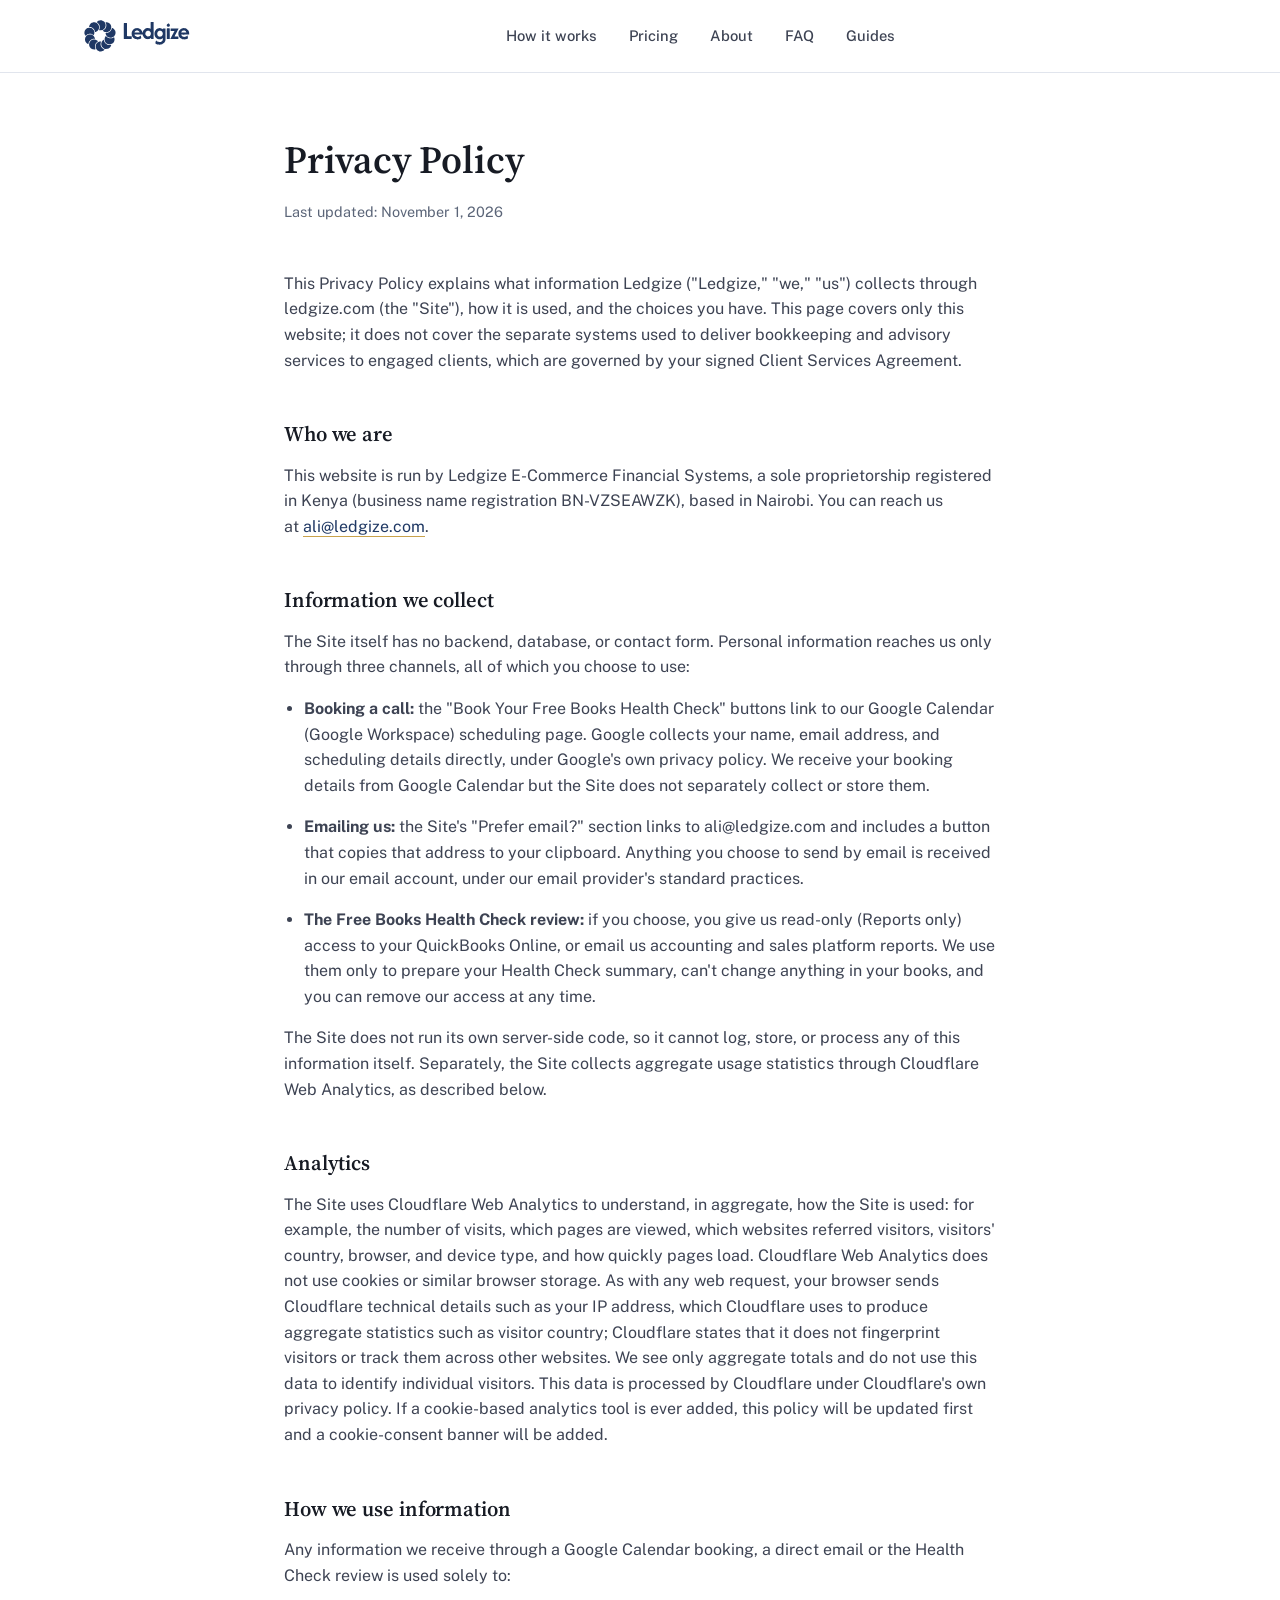
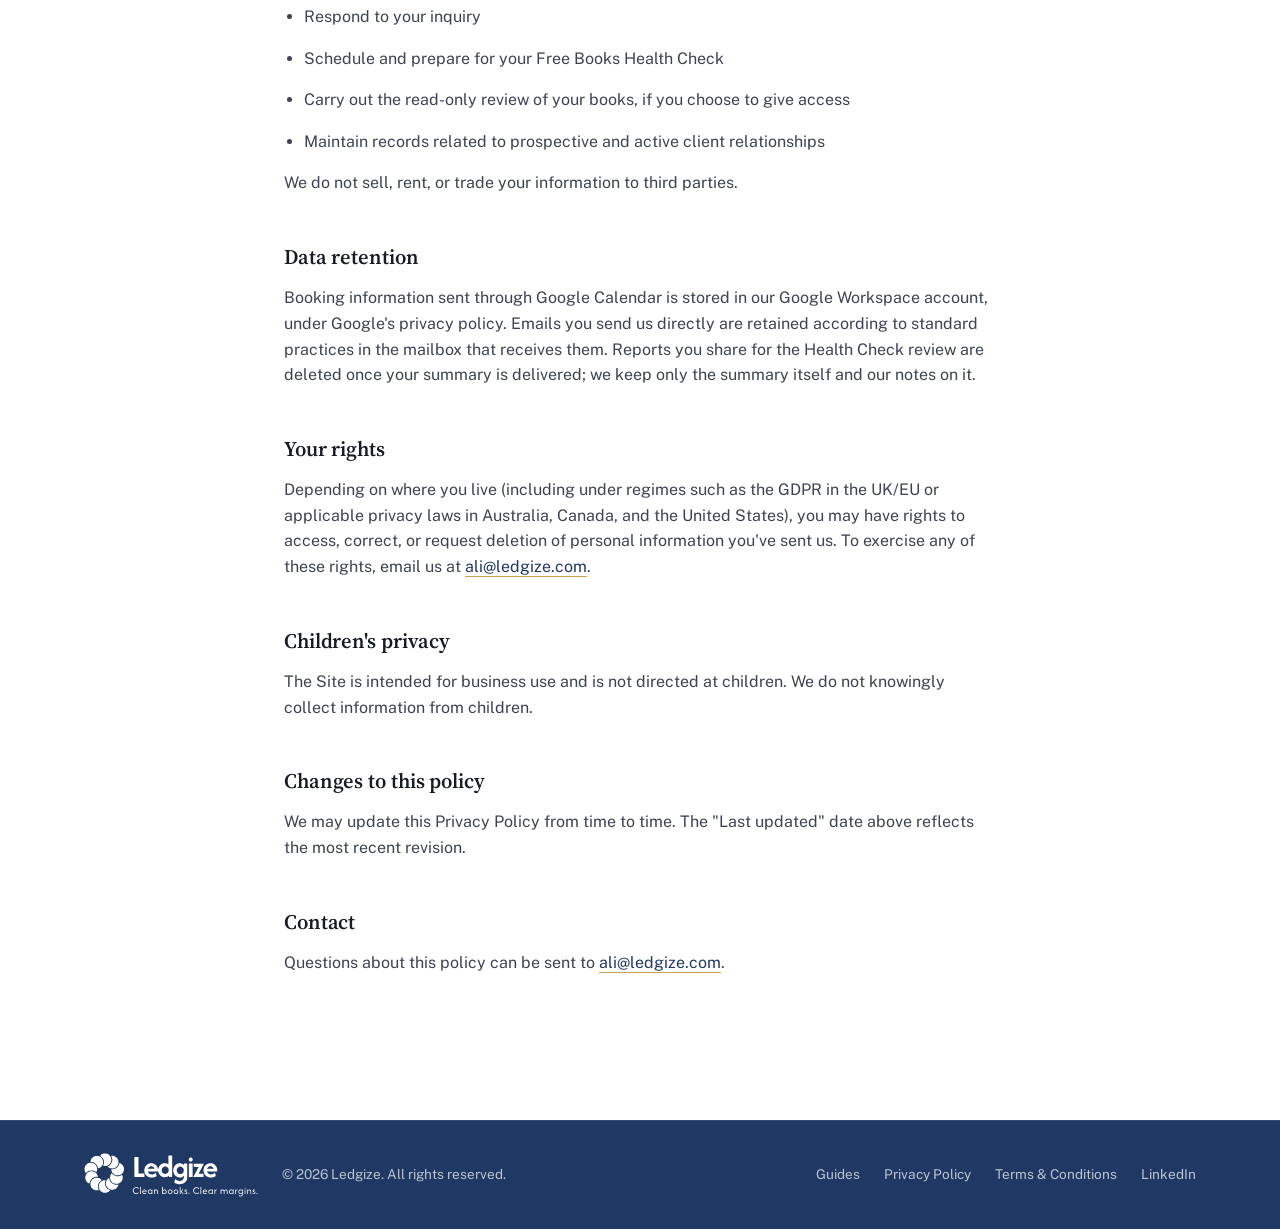
<file: privacy.html>
<!DOCTYPE html>
<html lang="en">
<head>
  <meta charset="UTF-8" />
  <meta name="viewport" content="width=device-width, initial-scale=1.0" />
  <meta name="color-scheme" content="light dark" />
  <title>Privacy Policy: Ledgize</title>
  <meta name="description" content="How Ledgize collects, uses, and protects information submitted through this website." />
  <meta name="robots" content="noindex" />
  <link rel="canonical" href="https://www.ledgize.com/privacy.html" />

  <link rel="icon" href="/assets/favicon.svg" type="image/svg+xml">
  <link rel="icon" href="/assets/favicon-32.png?v=2" sizes="32x32" type="image/png">
  <link rel="icon" href="/assets/favicon-192.png" sizes="192x192" type="image/png">
  <link rel="apple-touch-icon" href="/assets/apple-touch-icon.png">
  <link rel="shortcut icon" href="favicon.ico?v=2" />

  <link rel="preload" href="assets/fonts/source-serif4-600.woff2" as="font" type="font/woff2" crossorigin />
  <link rel="preload" href="assets/fonts/public-sans-400.woff2" as="font" type="font/woff2" crossorigin />

  <link rel="stylesheet" href="css/styles.css?v=41" />
</head>
<body>

  <a href="#main-content" class="skip-link">Skip to main content</a>

  <header class="site-header">
    <div class="container header-inner">
      <a href="index.html" class="logo" aria-label="Ledgize home"><svg class="logo-svg" width="462" height="140" aria-hidden="true" focusable="false" xmlns="http://www.w3.org/2000/svg" viewBox="129 364 462 140"><g fill="currentColor"><path transform="translate(129 504) scale(0.0125 -0.0125)" d="M5595 11069 c-127 -12 -237 -36 -329 -71 -43 -17 -100 -36 -127 -43
-26 -7 -63 -25 -82 -39 -18 -14 -82 -51 -141 -81 -160 -82 -174 -94 -300 -230
-102 -111 -116 -130 -116 -161 0 -53 14 -71 88 -108 37 -19 78 -46 92 -61 14
-15 66 -57 115 -95 170 -128 405 -404 487 -571 118 -243 154 -341 204 -569 34
-150 42 -399 20 -579 -9 -74 -19 -138 -22 -143 -3 -4 -11 -49 -19 -100 -15
-97 -30 -142 -121 -344 -30 -67 -54 -128 -54 -136 0 -36 37 -59 150 -95 l115
-37 255 0 255 0 196 51 c232 61 352 116 546 249 201 138 417 353 479 477 15
29 44 79 65 113 48 76 58 98 131 314 118 343 126 628 29 990 -29 107 -54 175
-91 244 -27 53 -50 104 -50 114 -1 81 -360 503 -483 568 -26 13 -71 46 -100
72 -58 52 -251 150 -357 181 -36 11 -87 28 -115 39 -125 51 -469 75 -720 51z
M7592 10395 c-48 -21 -48 -36 2 -128 25 -46 46 -90 46 -97 0 -7 18 -57 40
-112 42 -106 87 -268 114 -413 30 -160 27 -571 -5 -665 -10 -30 -23 -85 -29
-122 -15 -95 -143 -396 -212 -496 -16 -23 -40 -68 -54 -98 -14 -31 -49 -82
-80 -114 -30 -32 -74 -85 -97 -118 -41 -58 -124 -135 -274 -255 -39 -31 -75
-62 -78 -68 -4 -6 -28 -20 -54 -31 -25 -10 -55 -28 -67 -39 -11 -11 -56 -34
-100 -52 -210 -88 -222 -128 -73 -254 143 -121 403 -266 563 -315 39 -12 91
-30 116 -41 83 -37 475 -57 654 -33 66 9 141 19 166 22 24 3 61 14 81 24 19
10 74 28 120 40 46 12 109 36 139 55 30 18 84 45 119 59 35 14 78 36 95 49 17
13 55 36 84 52 28 15 64 44 78 62 15 19 50 50 79 68 29 19 75 62 104 97 28 35
80 96 115 136 35 39 78 100 95 135 17 34 54 103 81 152 28 50 59 122 71 160
11 39 34 106 51 149 74 196 67 765 -13 976 -16 41 -37 104 -48 140 -12 36 -34
85 -51 110 -17 25 -46 77 -64 115 -18 39 -52 95 -76 125 -63 79 -243 280 -251
280 -4 0 -39 29 -78 64 -38 36 -85 73 -103 82 -18 9 -64 39 -102 66 -89 65
-218 124 -331 153 -49 12 -108 32 -130 43 -83 43 -565 71 -643 37z M3275
10385 c-55 -8 -120 -22 -144 -31 -24 -9 -73 -24 -110 -34 -83 -23 -223 -80
-287 -118 -27 -16 -89 -51 -138 -77 -102 -55 -237 -172 -379 -330 -129 -142
-260 -350 -287 -453 -10 -37 -31 -92 -48 -123 -17 -34 -35 -87 -42 -130 -6
-41 -18 -96 -26 -124 -21 -76 -23 -181 -3 -200 18 -19 86 -29 297 -45 152 -11
315 -42 372 -70 19 -9 58 -23 85 -30 70 -19 145 -53 228 -104 40 -24 93 -52
120 -61 26 -10 67 -35 91 -56 23 -21 74 -59 113 -86 171 -117 432 -430 532
-638 24 -49 53 -110 66 -135 60 -117 105 -252 120 -363 25 -178 24 -176 51
-193 53 -36 209 1 364 85 19 11 82 43 139 72 126 63 278 176 345 255 28 33 76
83 108 113 33 29 70 75 83 101 14 28 39 57 59 69 30 19 76 102 76 138 0 3 16
31 34 62 35 57 96 215 143 366 65 213 53 707 -21 893 -20 48 -45 117 -56 153
-11 36 -33 85 -50 108 -37 50 -56 91 -71 150 -7 29 -27 61 -58 95 -26 28 -91
104 -144 168 -60 72 -121 134 -160 161 -35 25 -80 66 -100 91 -29 34 -52 50
-98 67 -33 12 -76 35 -95 50 -20 15 -56 36 -82 45 -26 10 -69 30 -97 45 -28
16 -95 37 -154 49 -57 12 -116 26 -130 32 -111 42 -455 59 -646 33z M1855
8495 c-5 -2 -75 -9 -155 -14 -175 -12 -412 -71 -483 -119 -23 -16 -59 -35 -80
-41 -20 -7 -59 -27 -85 -46 -27 -18 -72 -45 -101 -60 -29 -14 -72 -43 -94 -64
-23 -21 -60 -50 -81 -65 -73 -49 -197 -171 -221 -216 -12 -25 -33 -54 -45 -65
-49 -43 -130 -156 -149 -206 -12 -29 -36 -78 -55 -108 -31 -52 -70 -171 -128
-391 -29 -107 -33 -629 -6 -700 10 -25 22 -67 28 -95 28 -128 180 -462 259
-568 70 -95 76 -93 256 83 72 70 157 144 190 165 74 47 189 121 247 158 24 15
57 38 75 51 17 13 60 29 95 35 35 7 98 28 141 46 130 56 491 115 697 115 103
-1 270 -23 326 -43 22 -8 87 -24 144 -36 103 -21 174 -49 385 -152 168 -82
226 -117 281 -169 49 -47 67 -55 104 -50 27 3 69 52 86 99 10 25 32 86 51 135
65 172 109 480 99 686 -11 217 -74 461 -166 639 -21 42 -43 88 -49 102 -39
104 -274 390 -390 475 -31 22 -62 48 -70 58 -8 9 -44 34 -80 56 -36 21 -86 54
-111 74 -25 20 -49 36 -54 36 -6 0 -64 27 -130 59 -147 72 -286 105 -529 126
-167 15 -185 16 -202 10z M9793 8405 c-24 -17 -47 -79 -63 -175 -7 -36 -30
-114 -52 -175 -23 -60 -47 -134 -55 -164 -17 -65 -74 -181 -99 -202 -9 -8 -50
-64 -90 -126 -131 -202 -309 -384 -491 -504 -34 -22 -69 -51 -77 -64 -8 -13
-40 -32 -70 -44 -30 -11 -77 -34 -105 -51 -54 -33 -259 -110 -406 -153 -105
-30 -400 -58 -585 -56 -107 1 -116 -1 -132 -21 -25 -30 -24 -125 2 -215 11
-39 25 -99 31 -135 6 -36 26 -101 44 -145 18 -44 42 -110 54 -146 12 -36 33
-81 47 -100 14 -19 39 -60 55 -92 17 -32 47 -77 67 -100 21 -23 56 -67 79 -97
83 -110 290 -292 394 -348 41 -22 108 -59 149 -82 112 -64 139 -76 214 -94 37
-9 90 -28 117 -41 57 -29 175 -43 435 -52 219 -7 341 7 499 57 66 21 136 41
155 45 19 4 71 26 115 49 45 22 92 46 105 52 88 42 171 92 210 127 25 23 72
62 105 86 33 23 74 62 90 84 17 23 58 72 93 109 34 37 62 71 62 75 0 5 18 30
39 56 56 68 147 242 181 345 15 48 37 110 48 137 73 178 76 197 76 495 l1 275
-37 125 c-20 69 -44 155 -53 192 -9 37 -40 107 -67 155 -28 49 -59 112 -69
142 -12 35 -36 72 -67 105 -27 28 -57 65 -67 81 -59 94 -345 359 -437 406 -24
12 -60 35 -80 51 -21 16 -63 40 -95 53 -32 14 -89 40 -127 60 -75 38 -110 43
-143 20z M1925 6140 c-160 -14 -473 -106 -580 -170 -16 -10 -54 -28 -84 -40
-143 -56 -470 -338 -568 -490 -20 -30 -53 -77 -74 -105 -20 -27 -47 -75 -58
-105 -12 -30 -37 -75 -56 -99 -19 -24 -37 -60 -41 -80 -6 -36 -13 -66 -59
-241 -14 -52 -28 -135 -31 -185 -3 -49 -13 -115 -21 -145 -19 -70 -12 -174 28
-372 16 -81 29 -162 29 -180 0 -18 11 -53 24 -78 13 -25 29 -65 36 -90 53
-195 302 -544 495 -693 22 -17 59 -48 82 -68 22 -21 60 -48 84 -60 24 -12 60
-35 80 -51 44 -36 209 -98 258 -98 79 0 105 61 126 295 6 64 17 102 57 195 27
63 62 147 77 186 16 40 42 91 58 115 17 24 66 98 109 163 94 143 273 339 359
394 33 21 67 47 75 56 29 36 206 153 255 170 28 9 83 36 123 60 39 24 101 51
137 60 36 9 90 27 120 40 133 60 613 100 769 66 108 -24 131 54 66 229 -15 42
-36 114 -45 160 -10 46 -29 99 -43 119 -13 20 -35 61 -48 91 -36 81 -148 246
-218 321 -34 36 -90 98 -125 137 -35 40 -82 84 -105 100 -22 15 -61 44 -86 64
-25 20 -61 44 -80 54 -19 10 -59 35 -88 55 -75 54 -292 149 -376 165 -39 8
-85 19 -101 25 -81 32 -367 47 -560 30z M7634 5562 c-5 -4 -23 -25 -39 -47
-16 -22 -43 -56 -60 -75 -34 -38 -113 -164 -152 -245 -14 -27 -38 -64 -54 -81
-26 -27 -31 -41 -39 -120 -5 -49 -24 -132 -41 -184 -62 -190 -64 -575 -4 -795
76 -279 105 -354 171 -447 18 -26 46 -73 63 -105 16 -32 46 -78 68 -103 22
-25 50 -60 63 -79 58 -84 310 -300 404 -348 28 -14 74 -41 103 -59 85 -54 149
-83 218 -99 36 -9 88 -24 115 -35 87 -34 203 -59 325 -70 66 -6 130 -13 142
-15 42 -10 278 14 348 35 39 11 104 25 145 31 118 17 484 201 597 301 36 32
70 58 75 58 12 0 198 187 198 200 0 6 27 39 59 74 33 35 71 86 84 113 14 26
46 82 71 123 26 41 56 107 67 145 12 39 29 86 39 105 71 140 119 573 86 771
-8 46 -17 111 -21 144 -14 123 -102 349 -147 379 -38 25 -98 2 -179 -70 -20
-18 -62 -39 -92 -48 -31 -9 -69 -27 -85 -41 -16 -14 -67 -38 -113 -54 -46 -16
-129 -45 -184 -65 -179 -63 -488 -97 -703 -76 -59 5 -136 13 -172 16 -111 10
-458 115 -550 166 -30 17 -80 44 -110 60 -30 16 -68 42 -85 58 -16 15 -52 37
-79 49 -27 12 -73 43 -101 69 -28 26 -84 74 -124 107 -41 33 -100 92 -132 131
-94 115 -141 150 -175 126z M3425 4364 c-129 -9 -330 -45 -390 -71 -33 -14
-100 -36 -150 -49 -52 -15 -113 -39 -145 -60 -30 -19 -86 -51 -124 -72 -39
-20 -95 -60 -125 -87 -31 -28 -82 -68 -113 -88 -68 -46 -138 -119 -166 -173
-11 -21 -41 -59 -67 -84 -25 -25 -63 -74 -83 -110 -20 -36 -53 -92 -74 -124
-21 -33 -49 -95 -63 -138 -14 -43 -35 -99 -48 -126 -14 -26 -27 -65 -31 -87
-4 -22 -16 -67 -26 -100 -33 -108 -54 -364 -41 -480 24 -202 93 -472 157 -613
70 -153 223 -370 356 -504 38 -38 68 -72 68 -77 0 -4 22 -20 49 -35 28 -14 63
-44 80 -65 19 -24 44 -42 70 -49 21 -7 63 -29 92 -49 66 -45 296 -151 368
-169 30 -7 75 -22 100 -33 114 -49 535 -51 782 -3 188 36 195 58 84 286 -53
108 -66 145 -75 211 -5 44 -23 134 -38 200 -43 192 -41 542 6 735 66 272 142
449 287 670 23 36 49 79 58 95 47 92 412 420 543 489 123 64 129 98 35 201
-31 34 -68 78 -84 98 -15 20 -60 59 -100 86 -39 28 -112 78 -162 112 -236 163
-712 284 -1030 263z M6776 4206 c-57 -46 -121 -93 -140 -106 -20 -12 -55 -46
-78 -75 -24 -29 -81 -96 -128 -148 -111 -122 -177 -229 -205 -326 -12 -43 -38
-104 -58 -137 -96 -156 -140 -567 -97 -899 25 -196 127 -488 209 -600 20 -27
51 -70 68 -95 18 -25 50 -70 72 -101 51 -73 257 -268 346 -330 39 -26 81 -57
95 -68 14 -11 30 -21 36 -21 7 0 36 -16 65 -36 151 -103 501 -203 739 -212
178 -7 439 21 550 58 205 68 308 107 335 126 17 12 53 29 80 39 28 10 66 30
85 45 19 14 51 36 70 47 20 12 47 34 60 48 14 15 50 44 81 65 53 37 109 103
309 370 70 93 145 241 167 328 9 37 29 94 45 127 29 62 35 113 18 146 -14 25
-52 24 -195 -2 -162 -29 -366 -43 -445 -30 -36 6 -135 20 -220 30 -85 11 -175
27 -200 35 -179 57 -292 102 -336 131 -28 19 -78 46 -112 60 -216 88 -611 447
-713 649 -25 50 -64 125 -85 166 -75 146 -144 308 -160 376 -8 38 -24 103 -35
144 -11 41 -24 111 -29 154 -19 154 -46 160 -194 42z M5640 3665 c-47 -8 -116
-19 -155 -26 -38 -6 -125 -29 -193 -51 -68 -22 -145 -45 -172 -52 -27 -7 -75
-30 -107 -50 -32 -21 -105 -68 -163 -106 -98 -63 -310 -241 -310 -260 0 -5
-22 -33 -49 -62 -79 -86 -232 -330 -295 -469 -14 -30 -29 -88 -35 -129 -6 -41
-24 -114 -41 -163 -56 -158 -60 -523 -9 -709 19 -69 47 -182 69 -276 6 -23 33
-79 61 -125 28 -45 62 -104 74 -132 69 -149 291 -397 451 -504 41 -28 94 -66
118 -85 23 -19 63 -44 90 -56 27 -11 60 -29 75 -39 14 -10 49 -25 76 -34 28
-8 82 -28 121 -45 72 -30 203 -66 284 -77 25 -4 81 -13 125 -22 92 -18 198
-13 385 17 63 10 142 22 175 25 33 4 83 17 111 30 28 12 96 36 150 53 67 21
126 49 181 84 156 100 177 113 229 145 83 52 282 257 290 299 11 57 -27 89
-144 120 -66 17 -160 65 -237 119 -33 23 -82 52 -108 63 -48 22 -129 86 -223
178 -28 28 -68 64 -88 79 -21 16 -48 48 -63 72 -14 24 -40 56 -58 71 -61 51
-249 335 -274 414 -10 35 -31 88 -45 119 -14 30 -35 93 -47 140 -11 46 -31
120 -44 164 -29 101 -45 458 -26 590 7 44 16 129 21 189 11 133 28 190 97 324
58 114 63 140 32 168 -27 25 -205 29 -329 9z"/><path transform="translate(296 474) scale(0.0125 -0.0125)" d="M10024 8080 c-58 -23 -55 48 -54 -1193 1 -1064 0 -1140 -16 -1158
-34 -37 -89 -23 -160 41 -22 21 -67 47 -100 59 -32 13 -81 35 -109 51 -29 16
-80 34 -120 40 -38 7 -116 23 -172 36 -192 46 -435 50 -605 10 -36 -8 -121
-24 -189 -36 -68 -12 -140 -30 -159 -40 -19 -11 -72 -37 -117 -59 -99 -47
-231 -137 -333 -226 -41 -36 -100 -82 -131 -103 -31 -20 -67 -50 -81 -67 -60
-72 -159 -207 -174 -237 -9 -18 -36 -58 -59 -88 -52 -67 -79 -120 -149 -294
-30 -74 -62 -149 -72 -167 -9 -18 -20 -64 -25 -103 -12 -96 -38 -203 -53 -216
-30 -24 -78 86 -97 216 -25 182 -155 466 -278 606 -21 23 -44 54 -51 67 -22
42 -159 199 -217 249 -30 26 -72 64 -92 84 -21 20 -55 44 -77 53 -21 9 -59 35
-84 59 -53 51 -239 151 -360 194 -47 17 -101 37 -120 45 -19 8 -69 18 -110 21
-41 4 -140 16 -220 28 -153 21 -271 21 -434 -2 -44 -6 -132 -17 -197 -25 -73
-8 -136 -22 -166 -35 -26 -12 -90 -37 -141 -55 -52 -19 -122 -51 -155 -73 -34
-22 -80 -50 -102 -62 -22 -13 -62 -42 -90 -65 -27 -23 -72 -56 -100 -75 -27
-18 -70 -52 -95 -75 -25 -23 -58 -50 -73 -60 -15 -10 -39 -36 -52 -59 -13 -23
-40 -57 -60 -76 -20 -19 -46 -52 -56 -73 -11 -21 -44 -64 -72 -95 -59 -64
-172 -268 -206 -372 -12 -35 -30 -83 -41 -105 -21 -44 -63 -286 -81 -465 -13
-136 -6 -310 22 -495 11 -71 24 -166 30 -210 6 -47 19 -93 31 -113 11 -18 33
-74 48 -123 27 -86 112 -252 172 -334 16 -22 45 -65 65 -95 32 -50 78 -103
184 -217 90 -97 408 -323 519 -369 30 -13 77 -35 104 -49 27 -14 56 -25 64
-25 7 0 44 -13 81 -29 80 -35 415 -94 631 -111 169 -13 392 2 540 35 58 13
145 31 194 40 49 9 114 29 145 44 31 16 91 41 135 56 43 15 115 49 160 75 44
27 111 65 147 84 107 57 133 114 94 213 -8 21 -18 61 -24 88 -22 118 -35 177
-66 295 -18 69 -43 176 -56 239 -36 171 -67 197 -143 117 -132 -141 -319 -253
-561 -336 -220 -75 -624 -93 -805 -35 -156 50 -354 166 -415 242 -22 28 -52
58 -67 67 -37 23 -135 172 -153 234 -9 28 -27 75 -40 104 -62 132 -6 200 122
149 93 -36 369 -43 1533 -38 591 2 1091 7 1112 12 47 9 58 -10 69 -121 10 -93
11 -97 146 -409 38 -87 162 -285 197 -314 10 -8 27 -33 38 -55 102 -203 630
-594 851 -631 45 -8 136 -26 202 -40 228 -50 588 -46 746 10 39 13 96 29 127
35 31 5 72 19 91 29 20 11 83 44 140 73 58 29 127 74 155 99 119 109 188 129
227 67 17 -28 19 -42 14 -93 -15 -128 -14 -137 25 -159 33 -20 54 -21 310 -25
358 -4 515 4 541 30 19 19 19 87 19 2924 0 2107 -3 2911 -11 2928 -6 14 -22
30 -36 36 -29 13 -916 14 -949 1z m-4560 -2980 c33 -5 75 -18 95 -29 209 -111
214 -114 310 -211 61 -61 110 -122 135 -166 117 -207 121 -220 81 -260 -30
-30 -61 -30 -295 1 -234 31 -1220 13 -1340 -24 -75 -24 -140 -3 -140 44 0 29
91 212 141 285 79 112 332 308 447 345 105 33 408 42 566 15z m3808 -61 c32
-6 88 -23 126 -39 37 -16 89 -34 116 -41 32 -8 64 -27 99 -58 29 -25 78 -68
110 -95 32 -27 77 -74 100 -105 23 -31 50 -65 60 -76 11 -11 28 -40 39 -65 11
-25 33 -73 49 -107 115 -240 112 -613 -6 -857 -82 -168 -201 -321 -284 -365
-13 -7 -42 -30 -65 -51 -27 -25 -61 -44 -99 -55 -32 -9 -86 -30 -121 -45 -92
-42 -174 -53 -354 -48 l-157 5 -124 46 c-213 80 -389 210 -458 338 -17 33 -43
73 -57 89 -96 114 -159 467 -121 675 68 374 232 613 525 764 198 102 385 129
622 90z M612 7703 c-44 -17 -42 104 -42 -2772 l0 -2710 24 -28 24 -28 1347 -2
c1569 -2 1384 -20 1386 135 0 53 3 237 5 407 4 349 2 374 -33 416 l-25 29
-765 0 c-830 -1 -793 -3 -825 52 -10 19 -13 450 -15 2213 -1 1205 -2 2200 -3
2213 0 13 -13 37 -29 53 l-29 29 -504 -1 c-277 0 -509 -3 -516 -6z M16030
7526 c-119 -22 -159 -46 -285 -171 -163 -162 -194 -452 -72 -674 49 -89 56
-96 134 -148 237 -156 444 -160 672 -13 109 71 194 221 222 394 19 117 -50
339 -129 417 -26 25 -65 66 -88 91 -85 94 -271 137 -454 104z M12930 5955
c-273 -36 -307 -43 -398 -89 -48 -24 -98 -47 -112 -51 -94 -27 -254 -122 -347
-207 -54 -48 -127 -114 -162 -145 -65 -58 -182 -199 -268 -322 -26 -36 -59
-80 -74 -97 -14 -18 -34 -54 -44 -80 -10 -27 -33 -83 -51 -124 -19 -41 -38
-94 -43 -118 -5 -24 -21 -61 -36 -83 -23 -32 -29 -56 -36 -127 -4 -49 -20
-158 -35 -243 -34 -196 -35 -343 -5 -524 12 -71 26 -178 31 -237 7 -90 13
-113 35 -145 14 -21 33 -63 42 -93 8 -30 26 -73 38 -95 13 -22 33 -70 45 -108
12 -37 38 -89 59 -115 20 -26 71 -93 112 -150 135 -187 150 -207 182 -240 41
-43 308 -261 350 -286 18 -10 57 -33 87 -51 30 -18 73 -38 95 -45 22 -7 78
-30 125 -51 47 -20 122 -44 167 -53 45 -8 99 -22 119 -31 43 -18 314 -21 509
-5 131 11 326 57 379 90 18 10 64 32 103 48 40 16 90 44 112 62 23 17 67 44
99 60 32 15 72 44 89 63 67 76 118 85 149 25 34 -66 3 -413 -51 -575 -173
-516 -672 -800 -1265 -718 -154 21 -268 45 -325 67 -27 11 -95 36 -150 54 -55
19 -122 49 -150 67 -27 18 -66 39 -85 47 -19 7 -53 30 -75 51 -22 20 -59 46
-82 58 -27 13 -54 39 -74 70 -55 84 -141 112 -164 54 -19 -50 -65 -208 -65
-227 0 -12 -16 -78 -35 -147 -19 -68 -44 -171 -54 -229 -11 -58 -29 -129 -40
-158 -44 -110 -24 -176 67 -229 26 -15 61 -37 77 -49 27 -20 111 -62 365 -181
102 -49 194 -79 330 -109 63 -15 142 -33 175 -41 84 -20 481 -30 555 -14 149
33 195 41 315 55 138 16 211 35 340 85 43 17 95 34 115 37 129 22 520 255 612
366 24 28 60 62 81 75 21 13 46 38 55 55 10 17 40 57 67 88 55 63 153 216 208
325 97 192 109 223 118 307 5 46 22 146 36 223 l27 140 4 1918 c3 1988 3 1985
-38 2007 -13 7 -154 10 -420 8 l-399 -3 -23 -23 c-21 -21 -23 -30 -20 -116 2
-81 0 -96 -18 -119 -39 -49 -91 -36 -175 44 -22 21 -58 45 -80 55 -22 9 -64
34 -92 56 -80 61 -276 133 -432 158 -341 54 -382 57 -551 35z m568 -951 c341
-118 541 -314 667 -654 23 -61 65 -278 65 -333 0 -65 -53 -328 -80 -396 -35
-91 -100 -211 -133 -249 -18 -20 -46 -55 -63 -78 -25 -35 -129 -132 -199 -186
-25 -20 -203 -97 -284 -123 -42 -14 -92 -18 -220 -19 l-166 -1 -106 38 c-58
20 -113 37 -121 37 -46 0 -267 178 -355 285 -57 69 -158 276 -198 404 -55 178
-55 386 0 560 35 109 133 308 185 376 73 95 323 295 368 295 8 0 60 15 116 34
56 19 110 37 121 40 11 3 89 3 173 1 132 -4 163 -8 230 -31z M21340 5950 c-63
-9 -154 -22 -202 -29 -94 -12 -295 -87 -426 -158 -244 -133 -534 -384 -637
-553 -15 -25 -44 -63 -65 -85 -43 -44 -104 -145 -151 -245 -16 -36 -43 -92
-59 -125 -28 -56 -39 -98 -90 -320 -50 -221 -49 -636 3 -850 14 -55 28 -124
31 -154 9 -70 104 -307 156 -385 22 -35 40 -67 40 -74 0 -6 26 -46 59 -89 32
-43 65 -92 74 -109 21 -42 275 -295 345 -344 31 -22 68 -48 82 -59 57 -42 289
-167 388 -208 162 -68 176 -72 280 -89 54 -8 147 -24 207 -34 260 -46 580 -45
775 1 47 11 124 26 171 33 137 21 366 119 629 270 73 42 86 55 99 104 11 39
-13 211 -36 255 -8 16 -21 61 -29 100 -7 40 -26 122 -40 182 -14 61 -36 159
-49 220 -35 164 -59 172 -173 58 -77 -77 -303 -232 -368 -253 -419 -136 -780
-160 -1006 -65 -35 15 -90 36 -123 48 -78 27 -179 102 -290 218 -121 126 -142
155 -175 246 -15 43 -39 106 -51 140 -43 114 -1 156 130 130 241 -49 222 -48
1433 -45 l1137 3 28 21 c27 20 28 26 31 110 9 261 -37 757 -76 824 -12 19 -26
57 -32 83 -14 66 -127 292 -184 369 -199 270 -293 378 -367 423 -32 20 -83 58
-111 84 -75 68 -320 221 -371 232 -23 5 -72 23 -110 40 -77 35 -154 50 -404
79 -212 24 -318 24 -473 0z m424 -841 c108 -14 169 -38 287 -111 153 -94 300
-249 350 -370 14 -35 38 -81 52 -102 31 -44 34 -77 11 -100 -19 -19 14 -20
-292 4 -389 31 -1154 20 -1344 -19 -111 -23 -177 18 -148 91 60 148 224 368
322 433 24 15 69 45 100 66 148 101 411 143 662 108z M15671 5866 c-53 -23
-50 71 -51 -1862 l0 -1790 25 -24 25 -23 475 -1 474 -1 23 23 23 23 0 1797 c0
2006 6 1844 -67 1857 -56 9 -907 10 -927 1z M16991 5841 c-31 -31 -32 -38 -29
-453 3 -356 4 -389 21 -405 16 -17 60 -18 646 -23 765 -6 716 7 619 -164 -28
-50 -64 -111 -78 -136 -15 -25 -41 -72 -58 -105 -16 -33 -54 -107 -84 -165
-31 -58 -74 -140 -96 -183 -23 -43 -45 -84 -50 -90 -6 -7 -41 -73 -80 -147
-130 -253 -231 -441 -241 -454 -6 -8 -21 -38 -34 -67 -12 -30 -34 -74 -48 -99
-79 -137 -293 -546 -304 -580 -4 -14 -21 -41 -36 -61 -16 -20 -42 -65 -57
-100 -16 -35 -68 -134 -116 -219 -93 -166 -100 -195 -56 -217 20 -10 307 -13
1382 -13 l1357 1 20 26 c20 25 21 38 21 417 0 332 -2 395 -15 413 -17 24 -78
48 -100 39 -8 -3 -277 -6 -597 -6 l-582 -2 -23 27 c-32 37 -29 44 120 325 182
342 214 404 261 495 23 44 51 95 64 112 12 17 29 51 38 75 8 23 32 70 54 103
21 33 54 94 73 135 19 42 50 100 69 130 19 30 42 77 51 103 9 26 32 66 52 89
19 23 35 47 35 54 0 6 15 40 34 75 102 194 276 528 325 624 31 61 65 124 77
140 43 63 124 229 124 256 0 61 81 58 -1367 58 -728 0 -1334 3 -1347 7 -17 4
-30 0 -45 -15z"/></g></svg></a>
      <nav class="site-nav">
        <a href="index.html#how-it-works">How it works</a>
        <a href="index.html#services">Pricing</a>
        <a href="index.html#about">About</a>
        <a href="index.html#faq">FAQ</a>
        <a href="guides/">Guides</a>
      </nav>
      <button class="nav-toggle" id="nav-toggle" aria-label="Toggle navigation" aria-expanded="false">
        <span></span><span></span><span></span>
      </button>
    </div>
  </header>

  <main class="simple-page" id="main-content" tabindex="-1">
    <div class="container">
      <h1>Privacy Policy</h1>
      <p class="updated">Last updated: November 1, 2026</p>

      <p>
        This Privacy Policy explains what information Ledgize ("Ledgize," "we," "us") collects
        through ledgize.com (the "Site"), how it is used, and the choices you have. This page
        covers only this website; it does not cover the separate systems used to deliver
        bookkeeping and advisory services to engaged clients, which are governed by your signed
        Client Services Agreement.
      </p>

      <h2>Who we are</h2>
      <p>
        This website is run by Ledgize E-Commerce Financial Systems, a sole proprietorship
        registered in Kenya (business name registration BN-VZSEAWZK), based in Nairobi. You can
        reach us at <a class="inline-link" href="mailto:ali@ledgize.com">ali@ledgize.com</a>.
      </p>

      <h2>Information we collect</h2>
      <p>The Site itself has no backend, database, or contact form. Personal information reaches us only through three channels, all of which you choose to use:</p>
      <ul>
        <li><strong>Booking a call:</strong> the "Book Your Free Books Health Check" buttons link to our Google Calendar (Google Workspace) scheduling page. Google collects your name, email address, and scheduling details directly, under Google's own privacy policy. We receive your booking details from Google Calendar but the Site does not separately collect or store them.</li>
        <li><strong>Emailing us:</strong> the Site's "Prefer email?" section links to ali@ledgize.com and includes a button that copies that address to your clipboard. Anything you choose to send by email is received in our email account, under our email provider's standard practices.</li>
        <li><strong>The Free Books Health Check review:</strong> if you choose, you give us read-only (Reports only) access to your QuickBooks Online, or email us accounting and sales platform reports. We use them only to prepare your Health Check summary, can't change anything in your books, and you can remove our access at any time.</li>
      </ul>
      <p>
        The Site does not run its own server-side code, so it cannot log, store, or process any
        of this information itself. Separately, the Site collects aggregate usage statistics
        through Cloudflare Web Analytics, as described below.
      </p>

      <h2>Analytics</h2>
      <p>
        The Site uses Cloudflare Web Analytics to understand, in aggregate, how the Site is used:
        for example, the number of visits, which pages are viewed, which websites referred
        visitors, visitors' country, browser, and device type, and how quickly pages load.
        Cloudflare Web Analytics does not use cookies or similar browser storage. As with any
        web request, your browser sends Cloudflare technical details such as your IP address,
        which Cloudflare uses to produce aggregate statistics such as visitor country; Cloudflare
        states that it does not fingerprint visitors or track them across other websites. We see
        only aggregate totals and do not use this data to identify individual visitors. This data
        is processed by Cloudflare under Cloudflare's own privacy policy. If a cookie-based
        analytics tool is ever added, this policy will be updated first and a cookie-consent
        banner will be added.
      </p>

      <h2>How we use information</h2>
      <p>Any information we receive through a Google Calendar booking, a direct email or the Health Check review is used solely to:</p>
      <ul>
        <li>Respond to your inquiry</li>
        <li>Schedule and prepare for your Free Books Health Check</li>
        <li>Carry out the read-only review of your books, if you choose to give access</li>
        <li>Maintain records related to prospective and active client relationships</li>
      </ul>
      <p>We do not sell, rent, or trade your information to third parties.</p>

      <h2>Data retention</h2>
      <p>
        Booking information sent through Google Calendar is stored in our Google Workspace
        account, under Google's privacy policy. Emails you send us directly are
        retained according to standard practices in the mailbox that receives them. Reports you share
        for the Health Check review are deleted once your summary is delivered; we keep only the
        summary itself and our notes on it.
      </p>

      <h2>Your rights</h2>
      <p>
        Depending on where you live (including under regimes such as the GDPR in the UK/EU or
        applicable privacy laws in Australia, Canada, and the United States), you may have rights
        to access, correct, or request deletion of personal information you've sent us. To
        exercise any of these rights, email us at
        <a class="inline-link" href="mailto:ali@ledgize.com">ali@ledgize.com</a>.
      </p>

      <h2>Children's privacy</h2>
      <p>The Site is intended for business use and is not directed at children. We do not knowingly collect information from children.</p>

      <h2>Changes to this policy</h2>
      <p>We may update this Privacy Policy from time to time. The "Last updated" date above reflects the most recent revision.</p>

      <h2>Contact</h2>
      <p>Questions about this policy can be sent to <a class="inline-link" href="mailto:ali@ledgize.com">ali@ledgize.com</a>.</p>
    </div>
  </main>

  <footer class="site-footer">
    <div class="container footer-inner">
      <div class="footer-left">
        <span class="logo-footer"><svg class="logo-footer-svg" width="602" height="152" aria-hidden="true" focusable="false" xmlns="http://www.w3.org/2000/svg" viewBox="129 364 602 152"><g fill="currentColor"><path transform="translate(129 504) scale(0.0125 -0.0125)" d="M5595 11069 c-127 -12 -237 -36 -329 -71 -43 -17 -100 -36 -127 -43
-26 -7 -63 -25 -82 -39 -18 -14 -82 -51 -141 -81 -160 -82 -174 -94 -300 -230
-102 -111 -116 -130 -116 -161 0 -53 14 -71 88 -108 37 -19 78 -46 92 -61 14
-15 66 -57 115 -95 170 -128 405 -404 487 -571 118 -243 154 -341 204 -569 34
-150 42 -399 20 -579 -9 -74 -19 -138 -22 -143 -3 -4 -11 -49 -19 -100 -15
-97 -30 -142 -121 -344 -30 -67 -54 -128 -54 -136 0 -36 37 -59 150 -95 l115
-37 255 0 255 0 196 51 c232 61 352 116 546 249 201 138 417 353 479 477 15
29 44 79 65 113 48 76 58 98 131 314 118 343 126 628 29 990 -29 107 -54 175
-91 244 -27 53 -50 104 -50 114 -1 81 -360 503 -483 568 -26 13 -71 46 -100
72 -58 52 -251 150 -357 181 -36 11 -87 28 -115 39 -125 51 -469 75 -720 51z
M7592 10395 c-48 -21 -48 -36 2 -128 25 -46 46 -90 46 -97 0 -7 18 -57 40
-112 42 -106 87 -268 114 -413 30 -160 27 -571 -5 -665 -10 -30 -23 -85 -29
-122 -15 -95 -143 -396 -212 -496 -16 -23 -40 -68 -54 -98 -14 -31 -49 -82
-80 -114 -30 -32 -74 -85 -97 -118 -41 -58 -124 -135 -274 -255 -39 -31 -75
-62 -78 -68 -4 -6 -28 -20 -54 -31 -25 -10 -55 -28 -67 -39 -11 -11 -56 -34
-100 -52 -210 -88 -222 -128 -73 -254 143 -121 403 -266 563 -315 39 -12 91
-30 116 -41 83 -37 475 -57 654 -33 66 9 141 19 166 22 24 3 61 14 81 24 19
10 74 28 120 40 46 12 109 36 139 55 30 18 84 45 119 59 35 14 78 36 95 49 17
13 55 36 84 52 28 15 64 44 78 62 15 19 50 50 79 68 29 19 75 62 104 97 28 35
80 96 115 136 35 39 78 100 95 135 17 34 54 103 81 152 28 50 59 122 71 160
11 39 34 106 51 149 74 196 67 765 -13 976 -16 41 -37 104 -48 140 -12 36 -34
85 -51 110 -17 25 -46 77 -64 115 -18 39 -52 95 -76 125 -63 79 -243 280 -251
280 -4 0 -39 29 -78 64 -38 36 -85 73 -103 82 -18 9 -64 39 -102 66 -89 65
-218 124 -331 153 -49 12 -108 32 -130 43 -83 43 -565 71 -643 37z M3275
10385 c-55 -8 -120 -22 -144 -31 -24 -9 -73 -24 -110 -34 -83 -23 -223 -80
-287 -118 -27 -16 -89 -51 -138 -77 -102 -55 -237 -172 -379 -330 -129 -142
-260 -350 -287 -453 -10 -37 -31 -92 -48 -123 -17 -34 -35 -87 -42 -130 -6
-41 -18 -96 -26 -124 -21 -76 -23 -181 -3 -200 18 -19 86 -29 297 -45 152 -11
315 -42 372 -70 19 -9 58 -23 85 -30 70 -19 145 -53 228 -104 40 -24 93 -52
120 -61 26 -10 67 -35 91 -56 23 -21 74 -59 113 -86 171 -117 432 -430 532
-638 24 -49 53 -110 66 -135 60 -117 105 -252 120 -363 25 -178 24 -176 51
-193 53 -36 209 1 364 85 19 11 82 43 139 72 126 63 278 176 345 255 28 33 76
83 108 113 33 29 70 75 83 101 14 28 39 57 59 69 30 19 76 102 76 138 0 3 16
31 34 62 35 57 96 215 143 366 65 213 53 707 -21 893 -20 48 -45 117 -56 153
-11 36 -33 85 -50 108 -37 50 -56 91 -71 150 -7 29 -27 61 -58 95 -26 28 -91
104 -144 168 -60 72 -121 134 -160 161 -35 25 -80 66 -100 91 -29 34 -52 50
-98 67 -33 12 -76 35 -95 50 -20 15 -56 36 -82 45 -26 10 -69 30 -97 45 -28
16 -95 37 -154 49 -57 12 -116 26 -130 32 -111 42 -455 59 -646 33z M1855
8495 c-5 -2 -75 -9 -155 -14 -175 -12 -412 -71 -483 -119 -23 -16 -59 -35 -80
-41 -20 -7 -59 -27 -85 -46 -27 -18 -72 -45 -101 -60 -29 -14 -72 -43 -94 -64
-23 -21 -60 -50 -81 -65 -73 -49 -197 -171 -221 -216 -12 -25 -33 -54 -45 -65
-49 -43 -130 -156 -149 -206 -12 -29 -36 -78 -55 -108 -31 -52 -70 -171 -128
-391 -29 -107 -33 -629 -6 -700 10 -25 22 -67 28 -95 28 -128 180 -462 259
-568 70 -95 76 -93 256 83 72 70 157 144 190 165 74 47 189 121 247 158 24 15
57 38 75 51 17 13 60 29 95 35 35 7 98 28 141 46 130 56 491 115 697 115 103
-1 270 -23 326 -43 22 -8 87 -24 144 -36 103 -21 174 -49 385 -152 168 -82
226 -117 281 -169 49 -47 67 -55 104 -50 27 3 69 52 86 99 10 25 32 86 51 135
65 172 109 480 99 686 -11 217 -74 461 -166 639 -21 42 -43 88 -49 102 -39
104 -274 390 -390 475 -31 22 -62 48 -70 58 -8 9 -44 34 -80 56 -36 21 -86 54
-111 74 -25 20 -49 36 -54 36 -6 0 -64 27 -130 59 -147 72 -286 105 -529 126
-167 15 -185 16 -202 10z M9793 8405 c-24 -17 -47 -79 -63 -175 -7 -36 -30
-114 -52 -175 -23 -60 -47 -134 -55 -164 -17 -65 -74 -181 -99 -202 -9 -8 -50
-64 -90 -126 -131 -202 -309 -384 -491 -504 -34 -22 -69 -51 -77 -64 -8 -13
-40 -32 -70 -44 -30 -11 -77 -34 -105 -51 -54 -33 -259 -110 -406 -153 -105
-30 -400 -58 -585 -56 -107 1 -116 -1 -132 -21 -25 -30 -24 -125 2 -215 11
-39 25 -99 31 -135 6 -36 26 -101 44 -145 18 -44 42 -110 54 -146 12 -36 33
-81 47 -100 14 -19 39 -60 55 -92 17 -32 47 -77 67 -100 21 -23 56 -67 79 -97
83 -110 290 -292 394 -348 41 -22 108 -59 149 -82 112 -64 139 -76 214 -94 37
-9 90 -28 117 -41 57 -29 175 -43 435 -52 219 -7 341 7 499 57 66 21 136 41
155 45 19 4 71 26 115 49 45 22 92 46 105 52 88 42 171 92 210 127 25 23 72
62 105 86 33 23 74 62 90 84 17 23 58 72 93 109 34 37 62 71 62 75 0 5 18 30
39 56 56 68 147 242 181 345 15 48 37 110 48 137 73 178 76 197 76 495 l1 275
-37 125 c-20 69 -44 155 -53 192 -9 37 -40 107 -67 155 -28 49 -59 112 -69
142 -12 35 -36 72 -67 105 -27 28 -57 65 -67 81 -59 94 -345 359 -437 406 -24
12 -60 35 -80 51 -21 16 -63 40 -95 53 -32 14 -89 40 -127 60 -75 38 -110 43
-143 20z M1925 6140 c-160 -14 -473 -106 -580 -170 -16 -10 -54 -28 -84 -40
-143 -56 -470 -338 -568 -490 -20 -30 -53 -77 -74 -105 -20 -27 -47 -75 -58
-105 -12 -30 -37 -75 -56 -99 -19 -24 -37 -60 -41 -80 -6 -36 -13 -66 -59
-241 -14 -52 -28 -135 -31 -185 -3 -49 -13 -115 -21 -145 -19 -70 -12 -174 28
-372 16 -81 29 -162 29 -180 0 -18 11 -53 24 -78 13 -25 29 -65 36 -90 53
-195 302 -544 495 -693 22 -17 59 -48 82 -68 22 -21 60 -48 84 -60 24 -12 60
-35 80 -51 44 -36 209 -98 258 -98 79 0 105 61 126 295 6 64 17 102 57 195 27
63 62 147 77 186 16 40 42 91 58 115 17 24 66 98 109 163 94 143 273 339 359
394 33 21 67 47 75 56 29 36 206 153 255 170 28 9 83 36 123 60 39 24 101 51
137 60 36 9 90 27 120 40 133 60 613 100 769 66 108 -24 131 54 66 229 -15 42
-36 114 -45 160 -10 46 -29 99 -43 119 -13 20 -35 61 -48 91 -36 81 -148 246
-218 321 -34 36 -90 98 -125 137 -35 40 -82 84 -105 100 -22 15 -61 44 -86 64
-25 20 -61 44 -80 54 -19 10 -59 35 -88 55 -75 54 -292 149 -376 165 -39 8
-85 19 -101 25 -81 32 -367 47 -560 30z M7634 5562 c-5 -4 -23 -25 -39 -47
-16 -22 -43 -56 -60 -75 -34 -38 -113 -164 -152 -245 -14 -27 -38 -64 -54 -81
-26 -27 -31 -41 -39 -120 -5 -49 -24 -132 -41 -184 -62 -190 -64 -575 -4 -795
76 -279 105 -354 171 -447 18 -26 46 -73 63 -105 16 -32 46 -78 68 -103 22
-25 50 -60 63 -79 58 -84 310 -300 404 -348 28 -14 74 -41 103 -59 85 -54 149
-83 218 -99 36 -9 88 -24 115 -35 87 -34 203 -59 325 -70 66 -6 130 -13 142
-15 42 -10 278 14 348 35 39 11 104 25 145 31 118 17 484 201 597 301 36 32
70 58 75 58 12 0 198 187 198 200 0 6 27 39 59 74 33 35 71 86 84 113 14 26
46 82 71 123 26 41 56 107 67 145 12 39 29 86 39 105 71 140 119 573 86 771
-8 46 -17 111 -21 144 -14 123 -102 349 -147 379 -38 25 -98 2 -179 -70 -20
-18 -62 -39 -92 -48 -31 -9 -69 -27 -85 -41 -16 -14 -67 -38 -113 -54 -46 -16
-129 -45 -184 -65 -179 -63 -488 -97 -703 -76 -59 5 -136 13 -172 16 -111 10
-458 115 -550 166 -30 17 -80 44 -110 60 -30 16 -68 42 -85 58 -16 15 -52 37
-79 49 -27 12 -73 43 -101 69 -28 26 -84 74 -124 107 -41 33 -100 92 -132 131
-94 115 -141 150 -175 126z M3425 4364 c-129 -9 -330 -45 -390 -71 -33 -14
-100 -36 -150 -49 -52 -15 -113 -39 -145 -60 -30 -19 -86 -51 -124 -72 -39
-20 -95 -60 -125 -87 -31 -28 -82 -68 -113 -88 -68 -46 -138 -119 -166 -173
-11 -21 -41 -59 -67 -84 -25 -25 -63 -74 -83 -110 -20 -36 -53 -92 -74 -124
-21 -33 -49 -95 -63 -138 -14 -43 -35 -99 -48 -126 -14 -26 -27 -65 -31 -87
-4 -22 -16 -67 -26 -100 -33 -108 -54 -364 -41 -480 24 -202 93 -472 157 -613
70 -153 223 -370 356 -504 38 -38 68 -72 68 -77 0 -4 22 -20 49 -35 28 -14 63
-44 80 -65 19 -24 44 -42 70 -49 21 -7 63 -29 92 -49 66 -45 296 -151 368
-169 30 -7 75 -22 100 -33 114 -49 535 -51 782 -3 188 36 195 58 84 286 -53
108 -66 145 -75 211 -5 44 -23 134 -38 200 -43 192 -41 542 6 735 66 272 142
449 287 670 23 36 49 79 58 95 47 92 412 420 543 489 123 64 129 98 35 201
-31 34 -68 78 -84 98 -15 20 -60 59 -100 86 -39 28 -112 78 -162 112 -236 163
-712 284 -1030 263z M6776 4206 c-57 -46 -121 -93 -140 -106 -20 -12 -55 -46
-78 -75 -24 -29 -81 -96 -128 -148 -111 -122 -177 -229 -205 -326 -12 -43 -38
-104 -58 -137 -96 -156 -140 -567 -97 -899 25 -196 127 -488 209 -600 20 -27
51 -70 68 -95 18 -25 50 -70 72 -101 51 -73 257 -268 346 -330 39 -26 81 -57
95 -68 14 -11 30 -21 36 -21 7 0 36 -16 65 -36 151 -103 501 -203 739 -212
178 -7 439 21 550 58 205 68 308 107 335 126 17 12 53 29 80 39 28 10 66 30
85 45 19 14 51 36 70 47 20 12 47 34 60 48 14 15 50 44 81 65 53 37 109 103
309 370 70 93 145 241 167 328 9 37 29 94 45 127 29 62 35 113 18 146 -14 25
-52 24 -195 -2 -162 -29 -366 -43 -445 -30 -36 6 -135 20 -220 30 -85 11 -175
27 -200 35 -179 57 -292 102 -336 131 -28 19 -78 46 -112 60 -216 88 -611 447
-713 649 -25 50 -64 125 -85 166 -75 146 -144 308 -160 376 -8 38 -24 103 -35
144 -11 41 -24 111 -29 154 -19 154 -46 160 -194 42z M5640 3665 c-47 -8 -116
-19 -155 -26 -38 -6 -125 -29 -193 -51 -68 -22 -145 -45 -172 -52 -27 -7 -75
-30 -107 -50 -32 -21 -105 -68 -163 -106 -98 -63 -310 -241 -310 -260 0 -5
-22 -33 -49 -62 -79 -86 -232 -330 -295 -469 -14 -30 -29 -88 -35 -129 -6 -41
-24 -114 -41 -163 -56 -158 -60 -523 -9 -709 19 -69 47 -182 69 -276 6 -23 33
-79 61 -125 28 -45 62 -104 74 -132 69 -149 291 -397 451 -504 41 -28 94 -66
118 -85 23 -19 63 -44 90 -56 27 -11 60 -29 75 -39 14 -10 49 -25 76 -34 28
-8 82 -28 121 -45 72 -30 203 -66 284 -77 25 -4 81 -13 125 -22 92 -18 198
-13 385 17 63 10 142 22 175 25 33 4 83 17 111 30 28 12 96 36 150 53 67 21
126 49 181 84 156 100 177 113 229 145 83 52 282 257 290 299 11 57 -27 89
-144 120 -66 17 -160 65 -237 119 -33 23 -82 52 -108 63 -48 22 -129 86 -223
178 -28 28 -68 64 -88 79 -21 16 -48 48 -63 72 -14 24 -40 56 -58 71 -61 51
-249 335 -274 414 -10 35 -31 88 -45 119 -14 30 -35 93 -47 140 -11 46 -31
120 -44 164 -29 101 -45 458 -26 590 7 44 16 129 21 189 11 133 28 190 97 324
58 114 63 140 32 168 -27 25 -205 29 -329 9z"/><path transform="translate(296 474) scale(0.0125 -0.0125)" d="M10024 8080 c-58 -23 -55 48 -54 -1193 1 -1064 0 -1140 -16 -1158
-34 -37 -89 -23 -160 41 -22 21 -67 47 -100 59 -32 13 -81 35 -109 51 -29 16
-80 34 -120 40 -38 7 -116 23 -172 36 -192 46 -435 50 -605 10 -36 -8 -121
-24 -189 -36 -68 -12 -140 -30 -159 -40 -19 -11 -72 -37 -117 -59 -99 -47
-231 -137 -333 -226 -41 -36 -100 -82 -131 -103 -31 -20 -67 -50 -81 -67 -60
-72 -159 -207 -174 -237 -9 -18 -36 -58 -59 -88 -52 -67 -79 -120 -149 -294
-30 -74 -62 -149 -72 -167 -9 -18 -20 -64 -25 -103 -12 -96 -38 -203 -53 -216
-30 -24 -78 86 -97 216 -25 182 -155 466 -278 606 -21 23 -44 54 -51 67 -22
42 -159 199 -217 249 -30 26 -72 64 -92 84 -21 20 -55 44 -77 53 -21 9 -59 35
-84 59 -53 51 -239 151 -360 194 -47 17 -101 37 -120 45 -19 8 -69 18 -110 21
-41 4 -140 16 -220 28 -153 21 -271 21 -434 -2 -44 -6 -132 -17 -197 -25 -73
-8 -136 -22 -166 -35 -26 -12 -90 -37 -141 -55 -52 -19 -122 -51 -155 -73 -34
-22 -80 -50 -102 -62 -22 -13 -62 -42 -90 -65 -27 -23 -72 -56 -100 -75 -27
-18 -70 -52 -95 -75 -25 -23 -58 -50 -73 -60 -15 -10 -39 -36 -52 -59 -13 -23
-40 -57 -60 -76 -20 -19 -46 -52 -56 -73 -11 -21 -44 -64 -72 -95 -59 -64
-172 -268 -206 -372 -12 -35 -30 -83 -41 -105 -21 -44 -63 -286 -81 -465 -13
-136 -6 -310 22 -495 11 -71 24 -166 30 -210 6 -47 19 -93 31 -113 11 -18 33
-74 48 -123 27 -86 112 -252 172 -334 16 -22 45 -65 65 -95 32 -50 78 -103
184 -217 90 -97 408 -323 519 -369 30 -13 77 -35 104 -49 27 -14 56 -25 64
-25 7 0 44 -13 81 -29 80 -35 415 -94 631 -111 169 -13 392 2 540 35 58 13
145 31 194 40 49 9 114 29 145 44 31 16 91 41 135 56 43 15 115 49 160 75 44
27 111 65 147 84 107 57 133 114 94 213 -8 21 -18 61 -24 88 -22 118 -35 177
-66 295 -18 69 -43 176 -56 239 -36 171 -67 197 -143 117 -132 -141 -319 -253
-561 -336 -220 -75 -624 -93 -805 -35 -156 50 -354 166 -415 242 -22 28 -52
58 -67 67 -37 23 -135 172 -153 234 -9 28 -27 75 -40 104 -62 132 -6 200 122
149 93 -36 369 -43 1533 -38 591 2 1091 7 1112 12 47 9 58 -10 69 -121 10 -93
11 -97 146 -409 38 -87 162 -285 197 -314 10 -8 27 -33 38 -55 102 -203 630
-594 851 -631 45 -8 136 -26 202 -40 228 -50 588 -46 746 10 39 13 96 29 127
35 31 5 72 19 91 29 20 11 83 44 140 73 58 29 127 74 155 99 119 109 188 129
227 67 17 -28 19 -42 14 -93 -15 -128 -14 -137 25 -159 33 -20 54 -21 310 -25
358 -4 515 4 541 30 19 19 19 87 19 2924 0 2107 -3 2911 -11 2928 -6 14 -22
30 -36 36 -29 13 -916 14 -949 1z m-4560 -2980 c33 -5 75 -18 95 -29 209 -111
214 -114 310 -211 61 -61 110 -122 135 -166 117 -207 121 -220 81 -260 -30
-30 -61 -30 -295 1 -234 31 -1220 13 -1340 -24 -75 -24 -140 -3 -140 44 0 29
91 212 141 285 79 112 332 308 447 345 105 33 408 42 566 15z m3808 -61 c32
-6 88 -23 126 -39 37 -16 89 -34 116 -41 32 -8 64 -27 99 -58 29 -25 78 -68
110 -95 32 -27 77 -74 100 -105 23 -31 50 -65 60 -76 11 -11 28 -40 39 -65 11
-25 33 -73 49 -107 115 -240 112 -613 -6 -857 -82 -168 -201 -321 -284 -365
-13 -7 -42 -30 -65 -51 -27 -25 -61 -44 -99 -55 -32 -9 -86 -30 -121 -45 -92
-42 -174 -53 -354 -48 l-157 5 -124 46 c-213 80 -389 210 -458 338 -17 33 -43
73 -57 89 -96 114 -159 467 -121 675 68 374 232 613 525 764 198 102 385 129
622 90z M612 7703 c-44 -17 -42 104 -42 -2772 l0 -2710 24 -28 24 -28 1347 -2
c1569 -2 1384 -20 1386 135 0 53 3 237 5 407 4 349 2 374 -33 416 l-25 29
-765 0 c-830 -1 -793 -3 -825 52 -10 19 -13 450 -15 2213 -1 1205 -2 2200 -3
2213 0 13 -13 37 -29 53 l-29 29 -504 -1 c-277 0 -509 -3 -516 -6z M16030
7526 c-119 -22 -159 -46 -285 -171 -163 -162 -194 -452 -72 -674 49 -89 56
-96 134 -148 237 -156 444 -160 672 -13 109 71 194 221 222 394 19 117 -50
339 -129 417 -26 25 -65 66 -88 91 -85 94 -271 137 -454 104z M12930 5955
c-273 -36 -307 -43 -398 -89 -48 -24 -98 -47 -112 -51 -94 -27 -254 -122 -347
-207 -54 -48 -127 -114 -162 -145 -65 -58 -182 -199 -268 -322 -26 -36 -59
-80 -74 -97 -14 -18 -34 -54 -44 -80 -10 -27 -33 -83 -51 -124 -19 -41 -38
-94 -43 -118 -5 -24 -21 -61 -36 -83 -23 -32 -29 -56 -36 -127 -4 -49 -20
-158 -35 -243 -34 -196 -35 -343 -5 -524 12 -71 26 -178 31 -237 7 -90 13
-113 35 -145 14 -21 33 -63 42 -93 8 -30 26 -73 38 -95 13 -22 33 -70 45 -108
12 -37 38 -89 59 -115 20 -26 71 -93 112 -150 135 -187 150 -207 182 -240 41
-43 308 -261 350 -286 18 -10 57 -33 87 -51 30 -18 73 -38 95 -45 22 -7 78
-30 125 -51 47 -20 122 -44 167 -53 45 -8 99 -22 119 -31 43 -18 314 -21 509
-5 131 11 326 57 379 90 18 10 64 32 103 48 40 16 90 44 112 62 23 17 67 44
99 60 32 15 72 44 89 63 67 76 118 85 149 25 34 -66 3 -413 -51 -575 -173
-516 -672 -800 -1265 -718 -154 21 -268 45 -325 67 -27 11 -95 36 -150 54 -55
19 -122 49 -150 67 -27 18 -66 39 -85 47 -19 7 -53 30 -75 51 -22 20 -59 46
-82 58 -27 13 -54 39 -74 70 -55 84 -141 112 -164 54 -19 -50 -65 -208 -65
-227 0 -12 -16 -78 -35 -147 -19 -68 -44 -171 -54 -229 -11 -58 -29 -129 -40
-158 -44 -110 -24 -176 67 -229 26 -15 61 -37 77 -49 27 -20 111 -62 365 -181
102 -49 194 -79 330 -109 63 -15 142 -33 175 -41 84 -20 481 -30 555 -14 149
33 195 41 315 55 138 16 211 35 340 85 43 17 95 34 115 37 129 22 520 255 612
366 24 28 60 62 81 75 21 13 46 38 55 55 10 17 40 57 67 88 55 63 153 216 208
325 97 192 109 223 118 307 5 46 22 146 36 223 l27 140 4 1918 c3 1988 3 1985
-38 2007 -13 7 -154 10 -420 8 l-399 -3 -23 -23 c-21 -21 -23 -30 -20 -116 2
-81 0 -96 -18 -119 -39 -49 -91 -36 -175 44 -22 21 -58 45 -80 55 -22 9 -64
34 -92 56 -80 61 -276 133 -432 158 -341 54 -382 57 -551 35z m568 -951 c341
-118 541 -314 667 -654 23 -61 65 -278 65 -333 0 -65 -53 -328 -80 -396 -35
-91 -100 -211 -133 -249 -18 -20 -46 -55 -63 -78 -25 -35 -129 -132 -199 -186
-25 -20 -203 -97 -284 -123 -42 -14 -92 -18 -220 -19 l-166 -1 -106 38 c-58
20 -113 37 -121 37 -46 0 -267 178 -355 285 -57 69 -158 276 -198 404 -55 178
-55 386 0 560 35 109 133 308 185 376 73 95 323 295 368 295 8 0 60 15 116 34
56 19 110 37 121 40 11 3 89 3 173 1 132 -4 163 -8 230 -31z M21340 5950 c-63
-9 -154 -22 -202 -29 -94 -12 -295 -87 -426 -158 -244 -133 -534 -384 -637
-553 -15 -25 -44 -63 -65 -85 -43 -44 -104 -145 -151 -245 -16 -36 -43 -92
-59 -125 -28 -56 -39 -98 -90 -320 -50 -221 -49 -636 3 -850 14 -55 28 -124
31 -154 9 -70 104 -307 156 -385 22 -35 40 -67 40 -74 0 -6 26 -46 59 -89 32
-43 65 -92 74 -109 21 -42 275 -295 345 -344 31 -22 68 -48 82 -59 57 -42 289
-167 388 -208 162 -68 176 -72 280 -89 54 -8 147 -24 207 -34 260 -46 580 -45
775 1 47 11 124 26 171 33 137 21 366 119 629 270 73 42 86 55 99 104 11 39
-13 211 -36 255 -8 16 -21 61 -29 100 -7 40 -26 122 -40 182 -14 61 -36 159
-49 220 -35 164 -59 172 -173 58 -77 -77 -303 -232 -368 -253 -419 -136 -780
-160 -1006 -65 -35 15 -90 36 -123 48 -78 27 -179 102 -290 218 -121 126 -142
155 -175 246 -15 43 -39 106 -51 140 -43 114 -1 156 130 130 241 -49 222 -48
1433 -45 l1137 3 28 21 c27 20 28 26 31 110 9 261 -37 757 -76 824 -12 19 -26
57 -32 83 -14 66 -127 292 -184 369 -199 270 -293 378 -367 423 -32 20 -83 58
-111 84 -75 68 -320 221 -371 232 -23 5 -72 23 -110 40 -77 35 -154 50 -404
79 -212 24 -318 24 -473 0z m424 -841 c108 -14 169 -38 287 -111 153 -94 300
-249 350 -370 14 -35 38 -81 52 -102 31 -44 34 -77 11 -100 -19 -19 14 -20
-292 4 -389 31 -1154 20 -1344 -19 -111 -23 -177 18 -148 91 60 148 224 368
322 433 24 15 69 45 100 66 148 101 411 143 662 108z M15671 5866 c-53 -23
-50 71 -51 -1862 l0 -1790 25 -24 25 -23 475 -1 474 -1 23 23 23 23 0 1797 c0
2006 6 1844 -67 1857 -56 9 -907 10 -927 1z M16991 5841 c-31 -31 -32 -38 -29
-453 3 -356 4 -389 21 -405 16 -17 60 -18 646 -23 765 -6 716 7 619 -164 -28
-50 -64 -111 -78 -136 -15 -25 -41 -72 -58 -105 -16 -33 -54 -107 -84 -165
-31 -58 -74 -140 -96 -183 -23 -43 -45 -84 -50 -90 -6 -7 -41 -73 -80 -147
-130 -253 -231 -441 -241 -454 -6 -8 -21 -38 -34 -67 -12 -30 -34 -74 -48 -99
-79 -137 -293 -546 -304 -580 -4 -14 -21 -41 -36 -61 -16 -20 -42 -65 -57
-100 -16 -35 -68 -134 -116 -219 -93 -166 -100 -195 -56 -217 20 -10 307 -13
1382 -13 l1357 1 20 26 c20 25 21 38 21 417 0 332 -2 395 -15 413 -17 24 -78
48 -100 39 -8 -3 -277 -6 -597 -6 l-582 -2 -23 27 c-32 37 -29 44 120 325 182
342 214 404 261 495 23 44 51 95 64 112 12 17 29 51 38 75 8 23 32 70 54 103
21 33 54 94 73 135 19 42 50 100 69 130 19 30 42 77 51 103 9 26 32 66 52 89
19 23 35 47 35 54 0 6 15 40 34 75 102 194 276 528 325 624 31 61 65 124 77
140 43 63 124 229 124 256 0 61 81 58 -1367 58 -728 0 -1334 3 -1347 7 -17 4
-30 0 -45 -15z"/><path transform="translate(296 516) scale(0.0125 -0.0125)" d="M8277 2792 c-34 -38 -35 -67 -36 -995 -2 -987 -2 -973 44 -991 64
-24 135 8 155 70 21 63 71 64 172 2 158 -97 381 -96 572 4 139 73 277 261 311
426 46 213 -20 427 -179 586 -86 87 -146 120 -273 151 -159 40 -259 29 -422
-46 -98 -45 -113 -47 -138 -16 -17 22 -18 49 -17 383 2 390 -1 415 -51 434
-44 17 -120 12 -138 -8z m733 -937 c156 -55 255 -178 280 -346 36 -247 -100
-440 -356 -504 -73 -18 -129 -10 -237 35 -97 40 -108 49 -171 134 -90 121 -91
125 -91 261 l0 120 44 89 c55 111 89 145 187 186 139 58 233 65 344 25z M2162
2773 l-27 -28 -3 -941 -4 -941 25 -29 c35 -40 121 -43 162 -4 l26 24 -2 945
-1 944 -28 29 c-40 40 -110 40 -148 1z M13153 2785 c-31 -13 -61 -74 -47 -97
3 -5 5 -420 5 -923 0 -1054 -10 -960 97 -960 51 0 65 4 87 25 l27 25 -5 260
c-4 239 -3 265 15 323 18 60 18 67 4 103 -14 34 -16 116 -16 619 0 653 6 606
-77 629 -47 13 -51 13 -90 -4z M18884 2789 c-59 -17 -56 40 -55 -986 2 -1053
-4 -972 70 -993 56 -15 95 -12 119 10 l22 21 2 907 c3 1068 4 989 -20 1021
-21 29 -80 38 -138 20z M905 2685 c-44 -14 -114 -34 -155 -46 -41 -11 -95 -34
-120 -49 -25 -15 -62 -36 -82 -46 -54 -28 -225 -189 -249 -236 -11 -21 -35
-59 -53 -83 -141 -185 -164 -582 -47 -838 44 -98 153 -259 197 -291 21 -16 60
-50 85 -76 26 -27 60 -51 77 -55 16 -3 52 -22 79 -41 26 -19 64 -37 83 -40 19
-3 76 -20 125 -37 121 -42 371 -47 465 -10 30 12 84 31 120 42 57 17 155 67
255 128 64 39 92 144 57 212 -34 69 -73 64 -169 -21 -92 -82 -212 -133 -388
-164 -240 -42 -450 28 -625 208 -137 142 -210 323 -210 524 0 333 258 658 575
724 73 15 278 7 374 -16 84 -19 240 -110 302 -175 73 -78 129 -64 148 35 9 51
2 98 -20 134 -29 47 -198 138 -356 192 -147 49 -151 50 -269 49 -97 0 -134 -5
-199 -24z M17606 2690 c-284 -76 -494 -208 -612 -385 -19 -27 -44 -63 -57 -80
-33 -42 -103 -264 -118 -370 -13 -104 -7 -188 21 -268 11 -31 20 -65 20 -76 0
-39 41 -151 74 -200 19 -27 50 -77 70 -110 20 -33 60 -79 89 -103 28 -24 64
-57 79 -74 31 -35 170 -109 267 -143 230 -79 383 -90 570 -40 169 45 189 55
363 161 85 53 112 162 57 232 -36 46 -81 34 -164 -45 -84 -79 -245 -139 -435
-161 -154 -18 -337 23 -418 93 -18 16 -50 38 -71 48 -46 24 -174 168 -208 235
-50 98 -75 202 -80 337 -6 153 3 191 87 357 116 230 298 364 534 394 244 31
464 -36 624 -191 71 -67 130 -61 151 16 30 106 3 152 -135 235 -229 137 -509
192 -708 138z M31095 2527 c-118 -54 -79 -242 53 -255 64 -6 96 13 123 71 24
54 24 81 -2 126 -34 61 -110 87 -174 58z M5382 2064 c-12 -8 -31 -33 -42 -54
-36 -70 -53 -71 -180 -6 -176 91 -364 86 -576 -15 -223 -106 -366 -437 -299
-694 82 -313 316 -488 651 -487 114 1 132 6 246 76 105 63 131 62 153 -4 20
-60 45 -80 103 -80 31 0 49 6 65 22 l23 23 -1 592 -1 593 -24 25 c-28 29 -83
34 -118 9z m-388 -194 c172 -45 249 -106 311 -247 126 -283 -44 -570 -372
-627 -39 -6 -120 14 -219 55 -69 29 -80 37 -132 106 -91 120 -96 132 -100 261
-5 145 0 167 55 249 66 98 97 128 171 163 129 62 177 68 286 40z M6020 2052
l-28 -28 -1 -583 c-1 -361 2 -589 8 -600 27 -49 138 -53 178 -6 23 26 23 28
23 375 0 317 2 354 19 411 52 164 150 234 331 234 140 0 199 -26 264 -118 76
-107 76 -110 76 -521 0 -419 -4 -402 87 -413 66 -7 99 1 119 32 15 23 16 67
15 393 l-2 367 -29 86 c-78 233 -180 333 -383 375 -133 28 -236 6 -362 -77
-124 -81 -148 -79 -158 16 -9 86 -96 118 -157 57z M13833 2059 c-23 -11 -53
-37 -67 -59 -14 -22 -71 -95 -127 -162 -56 -68 -125 -153 -155 -190 -30 -37
-58 -70 -64 -73 -6 -3 -17 -20 -26 -37 -15 -29 -15 -31 33 -110 26 -44 64 -94
83 -111 32 -27 71 -75 210 -252 25 -31 62 -78 83 -103 22 -25 50 -63 63 -83
39 -62 140 -93 238 -75 70 13 65 33 -37 155 -50 60 -135 163 -187 227 -52 64
-113 138 -134 163 -66 77 -96 131 -96 173 0 44 26 81 240 334 69 82 129 154
133 161 33 53 -105 84 -190 42z M22098 2060 c-14 -11 -33 -37 -41 -59 -21 -51
-44 -58 -104 -30 -166 75 -217 90 -318 96 -337 19 -611 -231 -650 -592 -12
-106 41 -289 113 -394 122 -179 311 -275 544 -276 l107 0 132 67 c149 76 160
76 178 4 19 -77 99 -103 158 -52 l28 24 0 579 c1 318 -3 589 -7 602 -18 52
-93 69 -140 31z m-310 -210 c109 -42 178 -107 237 -224 50 -98 56 -145 34
-275 -14 -89 -33 -121 -148 -247 -42 -46 -195 -104 -275 -104 -132 0 -264 63
-345 165 -77 96 -85 122 -85 280 l-1 130 40 79 c97 191 334 277 543 196z
M22735 2056 l-24 -24 -1 -594 c0 -689 -9 -633 102 -633 108 0 104 -12 110 406
6 412 7 417 106 535 68 80 133 120 212 129 103 12 130 32 130 97 0 57 -61 105
-118 92 -62 -14 -179 -69 -222 -104 -81 -69 -118 -63 -131 21 -14 93 -105 134
-164 75z M24417 2059 l-27 -20 1 -592 c1 -326 5 -599 10 -608 23 -44 133 -50
173 -9 20 20 21 31 26 408 l5 387 30 53 c85 154 266 216 440 151 77 -28 114
-68 156 -166 l34 -78 2 -369 c2 -410 0 -399 70 -412 44 -8 110 11 123 36 6 12
10 152 10 372 0 431 11 488 112 569 61 50 60 50 162 64 189 27 307 -32 368
-184 22 -54 23 -68 25 -426 1 -203 3 -376 3 -383 0 -20 62 -52 100 -52 38 0
100 32 101 52 7 115 -5 749 -16 815 -24 149 -121 281 -250 343 -206 98 -396
71 -604 -87 -59 -44 -96 -44 -153 2 -116 93 -233 145 -328 145 -50 0 -217 -57
-278 -94 -79 -49 -100 -46 -131 20 -37 80 -108 108 -164 63z M27810 2070 c-8
-5 -26 -33 -40 -62 -34 -71 -57 -74 -152 -17 -137 83 -311 101 -470 50 -190
-62 -300 -162 -385 -351 l-47 -105 0 -135 c-1 -160 19 -242 82 -330 22 -30 48
-73 60 -95 27 -54 51 -74 156 -130 121 -65 201 -85 348 -85 130 0 191 21 283
98 61 51 93 43 120 -28 22 -57 48 -80 93 -80 38 0 92 28 100 52 4 13 7 284 6
602 l-1 580 -27 23 c-29 24 -97 32 -126 13z m-298 -223 c112 -41 203 -130 244
-240 33 -91 28 -264 -12 -347 -60 -126 -148 -199 -292 -244 -102 -32 -125 -32
-205 -2 -177 66 -269 157 -317 313 -35 113 -25 176 53 345 82 178 314 255 529
175z M28505 2070 c-52 -20 -50 0 -51 -632 l-1 -589 30 -25 c42 -36 119 -30
154 10 l23 27 0 347 c0 319 2 350 19 382 10 19 24 52 31 73 6 21 39 68 74 104
74 80 137 113 217 113 90 0 134 53 108 130 -21 58 -67 64 -194 24 -63 -19 -96
-37 -136 -71 -97 -83 -126 -78 -140 24 -11 83 -61 113 -134 83z M30418 2061
c-13 -11 -33 -38 -43 -60 -25 -56 -42 -58 -132 -17 -156 70 -184 78 -288 83
-198 11 -428 -94 -508 -230 -14 -23 -39 -59 -55 -80 -17 -21 -33 -56 -37 -80
-4 -23 -16 -62 -26 -86 -24 -54 -25 -152 -3 -276 53 -303 304 -508 624 -510
81 0 112 4 130 16 14 9 48 23 75 32 28 10 70 31 95 47 53 35 104 40 120 11 34
-65 -29 -282 -116 -398 -53 -71 -267 -156 -389 -155 -80 1 -244 66 -309 123
-66 57 -116 25 -116 -74 0 -91 15 -110 142 -172 161 -78 333 -96 463 -48 22 8
67 23 100 34 33 11 98 41 145 68 129 73 212 207 261 420 13 57 19 1285 7 1320
-19 52 -93 69 -140 32z m-309 -211 c107 -42 174 -105 235 -223 51 -98 57 -145
35 -277 -12 -75 -30 -109 -102 -194 -68 -79 -67 -79 -170 -120 -110 -44 -180
-47 -283 -12 -114 38 -149 61 -207 133 -88 109 -90 118 -91 278 l-1 140 40 79
c97 192 334 277 544 196z M31069 2061 l-24 -19 -2 -600 -3 -601 26 -20 c50
-39 173 -22 193 27 19 48 12 1169 -8 1193 -31 39 -144 51 -182 20z M31762
2053 l-27 -28 1 -587 c1 -322 5 -591 9 -597 25 -41 119 -51 169 -18 l23 15 1
374 2 373 48 95 47 95 69 33 c115 56 180 68 268 48 94 -21 128 -42 172 -108
20 -29 48 -71 63 -92 l28 -39 5 -390 5 -389 25 -20 c31 -25 108 -21 148 9 l27
20 -2 375 c-4 495 -22 573 -167 717 l-72 71 -118 30 c-65 17 -135 30 -156 30
-75 0 -253 -76 -319 -135 -57 -52 -91 -28 -91 64 0 79 -100 113 -158 54z
M3159 2036 c-129 -44 -172 -71 -257 -160 -147 -155 -205 -365 -158 -570 16
-68 107 -248 150 -295 29 -32 178 -129 218 -142 18 -6 61 -22 96 -36 84 -32
274 -37 366 -10 81 25 223 104 244 135 25 38 23 123 -4 159 -26 34 -53 33
-107 -3 -80 -53 -203 -84 -333 -84 -130 0 -136 2 -236 72 -66 45 -84 66 -136
153 -56 95 -59 115 -29 151 l25 29 461 -2 460 -3 30 26 c37 31 40 71 12 160
-10 32 -24 77 -30 99 -48 178 -339 355 -582 355 -80 -1 -109 -6 -190 -34z
m332 -172 c162 -48 302 -200 227 -248 -19 -12 -632 -27 -715 -17 -77 9 -29
125 85 203 109 75 273 100 403 62z M10304 2060 c-46 -9 -141 -55 -220 -105
-269 -172 -354 -580 -177 -850 75 -114 174 -199 271 -233 26 -8 63 -25 82 -36
47 -28 285 -31 365 -4 201 65 286 125 368 257 140 224 153 398 48 615 -67 138
-157 236 -258 283 -156 72 -341 100 -479 73z m322 -232 c57 -19 81 -34 143
-93 97 -92 112 -127 119 -271 7 -160 -5 -199 -86 -288 -82 -90 -113 -109 -225
-137 -150 -37 -295 -10 -404 75 -244 190 -205 556 76 706 76 40 267 44 377 8z
M11925 2056 c-294 -72 -475 -264 -510 -541 -7 -55 9 -230 27 -285 31 -99 149
-249 248 -315 137 -92 369 -128 535 -82 196 53 294 128 387 293 36 66 71 137
77 159 56 203 -14 440 -178 606 -134 134 -404 210 -586 165z m276 -216 c92
-25 216 -131 258 -219 40 -85 39 -303 -1 -372 -110 -188 -323 -264 -557 -199
-187 52 -289 198 -284 410 2 87 5 100 38 165 94 184 325 274 546 215z M14685
2046 c-186 -53 -250 -135 -250 -321 0 -192 66 -262 352 -370 175 -67 213 -100
213 -190 0 -98 -67 -161 -191 -179 -71 -10 -135 9 -228 70 -116 75 -157 68
-168 -29 -10 -85 43 -137 182 -175 39 -11 83 -25 98 -31 59 -23 223 -4 301 36
55 27 133 91 154 125 34 55 57 191 43 253 -23 102 -140 231 -233 256 -61 16
-237 89 -275 113 -42 27 -63 71 -63 131 0 62 11 80 73 115 83 48 194 38 299
-25 84 -52 129 -45 148 24 23 86 -16 139 -126 172 -148 44 -170 49 -209 48
-22 0 -76 -11 -120 -23z M19933 2054 c-277 -60 -483 -314 -483 -596 0 -121 7
-151 67 -282 56 -123 70 -143 158 -215 90 -75 108 -83 251 -122 171 -47 298
-47 399 -2 39 17 83 35 98 38 16 4 52 29 80 55 48 44 52 51 52 93 0 103 -81
134 -184 69 -80 -49 -135 -64 -246 -66 -155 -2 -230 25 -315 113 -72 74 -130
176 -130 227 0 68 -4 68 499 65 486 -2 490 -2 512 52 18 43 -9 165 -58 265
-112 229 -427 366 -700 306z m284 -195 c95 -30 101 -34 176 -108 79 -79 95
-114 63 -140 -14 -11 -715 -24 -744 -13 -8 3 -18 16 -23 29 -29 76 112 200
274 243 100 26 143 25 254 -11z M33485 2043 c-45 -15 -99 -42 -121 -60 -105
-83 -144 -272 -84 -411 29 -68 150 -162 239 -187 187 -53 256 -89 289 -155 40
-80 13 -165 -68 -209 -33 -19 -64 -26 -126 -29 -95 -5 -140 10 -224 77 -69 54
-107 54 -135 0 -28 -53 -17 -115 28 -159 43 -43 233 -95 342 -94 172 2 346
111 372 232 10 46 9 184 -1 235 -15 80 -150 186 -300 237 -184 63 -239 101
-257 177 -39 173 182 247 376 124 84 -53 145 -29 145 58 0 88 -21 107 -172
152 -148 44 -205 46 -303 12z M34444 1098 c-122 -25 -145 -216 -33 -274 75
-38 157 -17 198 50 75 122 -22 253 -165 224z M15601 1087 c-54 -19 -76 -57
-76 -131 0 -97 47 -146 140 -146 88 0 135 49 135 140 0 113 -90 175 -199 137z"/></g></svg></span>
        <p>&copy; <span id="year"></span> Ledgize. All rights reserved.</p>
      </div>
      <nav class="footer-links">
        <a href="guides/">Guides</a>
        <a href="privacy.html">Privacy Policy</a>
        <a href="terms.html">Terms &amp; Conditions</a>
        <a href="https://www.linkedin.com/in/abdullahi-ali-21b149436" target="_blank" rel="noopener noreferrer">LinkedIn</a>
      </nav>
    </div>
  </footer>

  <script src="js/script.js?v=5"></script>
  <!-- Cloudflare Web Analytics --><script type='module' src='https://static.cloudflareinsights.com/beacon.min.js' data-cf-beacon='{"token": "bae642bcdab24c999cac269e3267fc62"}'></script><!-- End Cloudflare Web Analytics -->
</body>
</html>
</file>
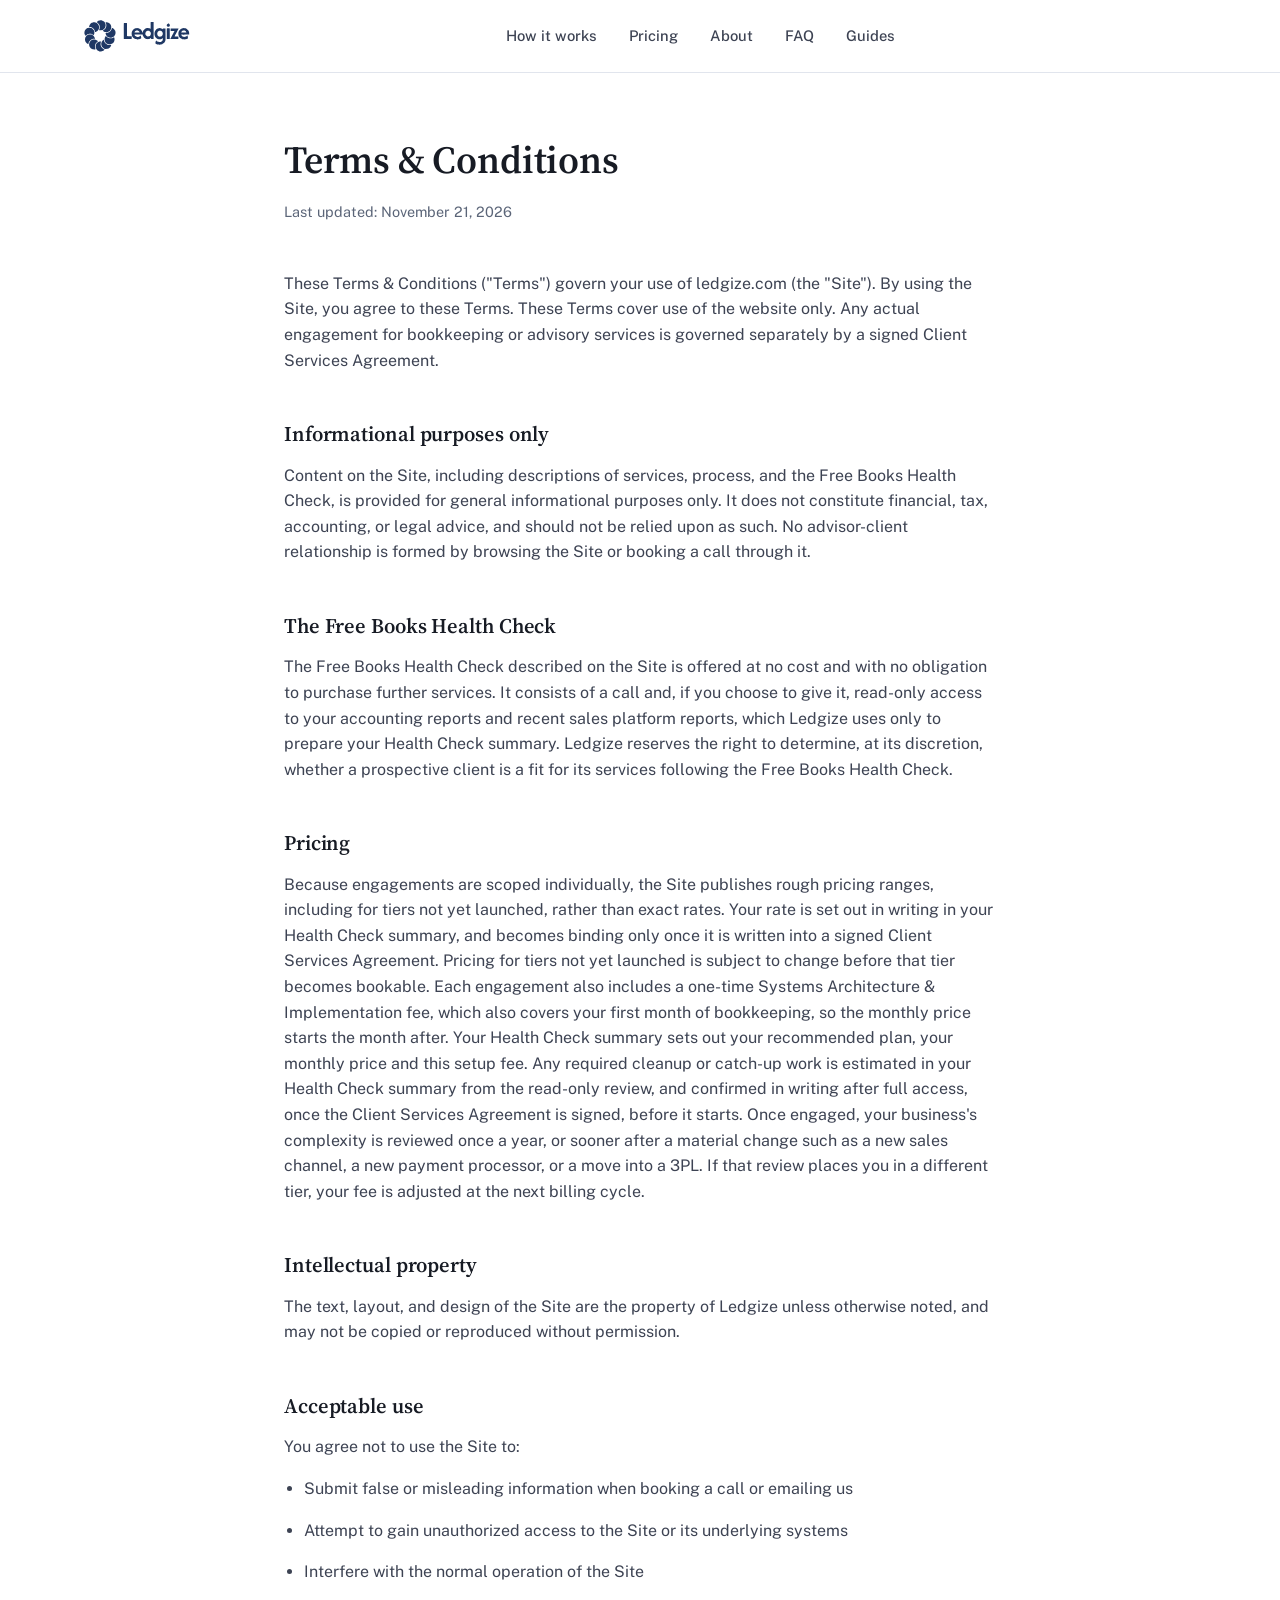
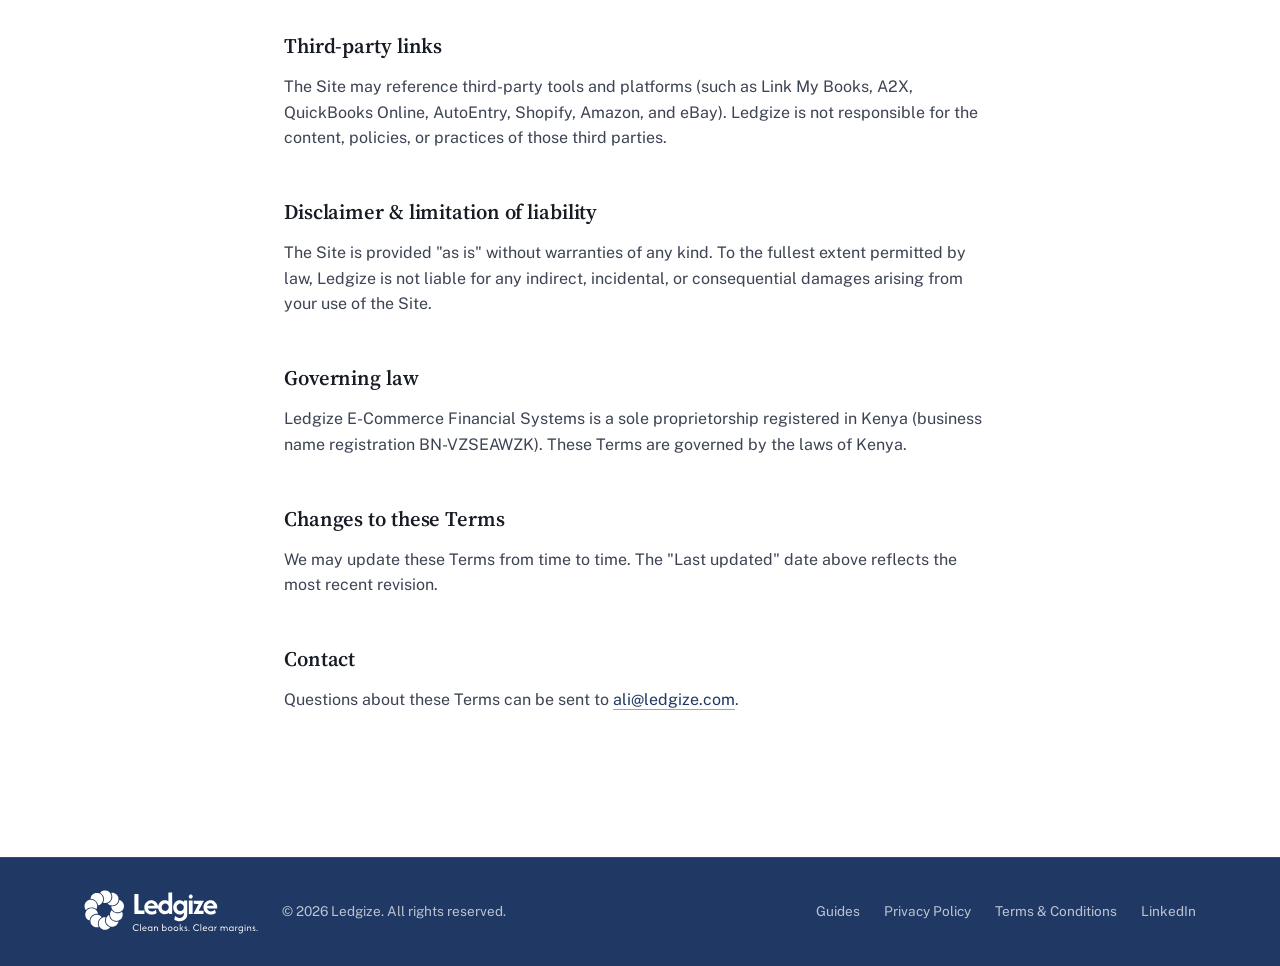
<file: terms.html>
<!DOCTYPE html>
<html lang="en">
<head>
  <meta charset="UTF-8" />
  <meta name="viewport" content="width=device-width, initial-scale=1.0" />
  <meta name="color-scheme" content="light dark" />
  <title>Terms &amp; Conditions: Ledgize</title>
  <meta name="description" content="Terms and conditions for using the Ledgize website." />
  <meta name="robots" content="noindex" />
  <link rel="canonical" href="https://www.ledgize.com/terms.html" />

  <link rel="icon" href="/assets/favicon.svg" type="image/svg+xml">
  <link rel="icon" href="/assets/favicon-32.png?v=2" sizes="32x32" type="image/png">
  <link rel="icon" href="/assets/favicon-192.png" sizes="192x192" type="image/png">
  <link rel="apple-touch-icon" href="/assets/apple-touch-icon.png">
  <link rel="shortcut icon" href="favicon.ico?v=2" />

  <link rel="preload" href="assets/fonts/source-serif4-600.woff2" as="font" type="font/woff2" crossorigin />
  <link rel="preload" href="assets/fonts/public-sans-400.woff2" as="font" type="font/woff2" crossorigin />

  <link rel="stylesheet" href="css/styles.css?v=40" />
</head>
<body>

  <a href="#main-content" class="skip-link">Skip to main content</a>

  <header class="site-header">
    <div class="container header-inner">
      <a href="index.html" class="logo" aria-label="Ledgize home"><svg class="logo-svg" width="462" height="140" aria-hidden="true" focusable="false" xmlns="http://www.w3.org/2000/svg" viewBox="129 364 462 140"><g fill="currentColor"><path transform="translate(129 504) scale(0.0125 -0.0125)" d="M5595 11069 c-127 -12 -237 -36 -329 -71 -43 -17 -100 -36 -127 -43
-26 -7 -63 -25 -82 -39 -18 -14 -82 -51 -141 -81 -160 -82 -174 -94 -300 -230
-102 -111 -116 -130 -116 -161 0 -53 14 -71 88 -108 37 -19 78 -46 92 -61 14
-15 66 -57 115 -95 170 -128 405 -404 487 -571 118 -243 154 -341 204 -569 34
-150 42 -399 20 -579 -9 -74 -19 -138 -22 -143 -3 -4 -11 -49 -19 -100 -15
-97 -30 -142 -121 -344 -30 -67 -54 -128 -54 -136 0 -36 37 -59 150 -95 l115
-37 255 0 255 0 196 51 c232 61 352 116 546 249 201 138 417 353 479 477 15
29 44 79 65 113 48 76 58 98 131 314 118 343 126 628 29 990 -29 107 -54 175
-91 244 -27 53 -50 104 -50 114 -1 81 -360 503 -483 568 -26 13 -71 46 -100
72 -58 52 -251 150 -357 181 -36 11 -87 28 -115 39 -125 51 -469 75 -720 51z
M7592 10395 c-48 -21 -48 -36 2 -128 25 -46 46 -90 46 -97 0 -7 18 -57 40
-112 42 -106 87 -268 114 -413 30 -160 27 -571 -5 -665 -10 -30 -23 -85 -29
-122 -15 -95 -143 -396 -212 -496 -16 -23 -40 -68 -54 -98 -14 -31 -49 -82
-80 -114 -30 -32 -74 -85 -97 -118 -41 -58 -124 -135 -274 -255 -39 -31 -75
-62 -78 -68 -4 -6 -28 -20 -54 -31 -25 -10 -55 -28 -67 -39 -11 -11 -56 -34
-100 -52 -210 -88 -222 -128 -73 -254 143 -121 403 -266 563 -315 39 -12 91
-30 116 -41 83 -37 475 -57 654 -33 66 9 141 19 166 22 24 3 61 14 81 24 19
10 74 28 120 40 46 12 109 36 139 55 30 18 84 45 119 59 35 14 78 36 95 49 17
13 55 36 84 52 28 15 64 44 78 62 15 19 50 50 79 68 29 19 75 62 104 97 28 35
80 96 115 136 35 39 78 100 95 135 17 34 54 103 81 152 28 50 59 122 71 160
11 39 34 106 51 149 74 196 67 765 -13 976 -16 41 -37 104 -48 140 -12 36 -34
85 -51 110 -17 25 -46 77 -64 115 -18 39 -52 95 -76 125 -63 79 -243 280 -251
280 -4 0 -39 29 -78 64 -38 36 -85 73 -103 82 -18 9 -64 39 -102 66 -89 65
-218 124 -331 153 -49 12 -108 32 -130 43 -83 43 -565 71 -643 37z M3275
10385 c-55 -8 -120 -22 -144 -31 -24 -9 -73 -24 -110 -34 -83 -23 -223 -80
-287 -118 -27 -16 -89 -51 -138 -77 -102 -55 -237 -172 -379 -330 -129 -142
-260 -350 -287 -453 -10 -37 -31 -92 -48 -123 -17 -34 -35 -87 -42 -130 -6
-41 -18 -96 -26 -124 -21 -76 -23 -181 -3 -200 18 -19 86 -29 297 -45 152 -11
315 -42 372 -70 19 -9 58 -23 85 -30 70 -19 145 -53 228 -104 40 -24 93 -52
120 -61 26 -10 67 -35 91 -56 23 -21 74 -59 113 -86 171 -117 432 -430 532
-638 24 -49 53 -110 66 -135 60 -117 105 -252 120 -363 25 -178 24 -176 51
-193 53 -36 209 1 364 85 19 11 82 43 139 72 126 63 278 176 345 255 28 33 76
83 108 113 33 29 70 75 83 101 14 28 39 57 59 69 30 19 76 102 76 138 0 3 16
31 34 62 35 57 96 215 143 366 65 213 53 707 -21 893 -20 48 -45 117 -56 153
-11 36 -33 85 -50 108 -37 50 -56 91 -71 150 -7 29 -27 61 -58 95 -26 28 -91
104 -144 168 -60 72 -121 134 -160 161 -35 25 -80 66 -100 91 -29 34 -52 50
-98 67 -33 12 -76 35 -95 50 -20 15 -56 36 -82 45 -26 10 -69 30 -97 45 -28
16 -95 37 -154 49 -57 12 -116 26 -130 32 -111 42 -455 59 -646 33z M1855
8495 c-5 -2 -75 -9 -155 -14 -175 -12 -412 -71 -483 -119 -23 -16 -59 -35 -80
-41 -20 -7 -59 -27 -85 -46 -27 -18 -72 -45 -101 -60 -29 -14 -72 -43 -94 -64
-23 -21 -60 -50 -81 -65 -73 -49 -197 -171 -221 -216 -12 -25 -33 -54 -45 -65
-49 -43 -130 -156 -149 -206 -12 -29 -36 -78 -55 -108 -31 -52 -70 -171 -128
-391 -29 -107 -33 -629 -6 -700 10 -25 22 -67 28 -95 28 -128 180 -462 259
-568 70 -95 76 -93 256 83 72 70 157 144 190 165 74 47 189 121 247 158 24 15
57 38 75 51 17 13 60 29 95 35 35 7 98 28 141 46 130 56 491 115 697 115 103
-1 270 -23 326 -43 22 -8 87 -24 144 -36 103 -21 174 -49 385 -152 168 -82
226 -117 281 -169 49 -47 67 -55 104 -50 27 3 69 52 86 99 10 25 32 86 51 135
65 172 109 480 99 686 -11 217 -74 461 -166 639 -21 42 -43 88 -49 102 -39
104 -274 390 -390 475 -31 22 -62 48 -70 58 -8 9 -44 34 -80 56 -36 21 -86 54
-111 74 -25 20 -49 36 -54 36 -6 0 -64 27 -130 59 -147 72 -286 105 -529 126
-167 15 -185 16 -202 10z M9793 8405 c-24 -17 -47 -79 -63 -175 -7 -36 -30
-114 -52 -175 -23 -60 -47 -134 -55 -164 -17 -65 -74 -181 -99 -202 -9 -8 -50
-64 -90 -126 -131 -202 -309 -384 -491 -504 -34 -22 -69 -51 -77 -64 -8 -13
-40 -32 -70 -44 -30 -11 -77 -34 -105 -51 -54 -33 -259 -110 -406 -153 -105
-30 -400 -58 -585 -56 -107 1 -116 -1 -132 -21 -25 -30 -24 -125 2 -215 11
-39 25 -99 31 -135 6 -36 26 -101 44 -145 18 -44 42 -110 54 -146 12 -36 33
-81 47 -100 14 -19 39 -60 55 -92 17 -32 47 -77 67 -100 21 -23 56 -67 79 -97
83 -110 290 -292 394 -348 41 -22 108 -59 149 -82 112 -64 139 -76 214 -94 37
-9 90 -28 117 -41 57 -29 175 -43 435 -52 219 -7 341 7 499 57 66 21 136 41
155 45 19 4 71 26 115 49 45 22 92 46 105 52 88 42 171 92 210 127 25 23 72
62 105 86 33 23 74 62 90 84 17 23 58 72 93 109 34 37 62 71 62 75 0 5 18 30
39 56 56 68 147 242 181 345 15 48 37 110 48 137 73 178 76 197 76 495 l1 275
-37 125 c-20 69 -44 155 -53 192 -9 37 -40 107 -67 155 -28 49 -59 112 -69
142 -12 35 -36 72 -67 105 -27 28 -57 65 -67 81 -59 94 -345 359 -437 406 -24
12 -60 35 -80 51 -21 16 -63 40 -95 53 -32 14 -89 40 -127 60 -75 38 -110 43
-143 20z M1925 6140 c-160 -14 -473 -106 -580 -170 -16 -10 -54 -28 -84 -40
-143 -56 -470 -338 -568 -490 -20 -30 -53 -77 -74 -105 -20 -27 -47 -75 -58
-105 -12 -30 -37 -75 -56 -99 -19 -24 -37 -60 -41 -80 -6 -36 -13 -66 -59
-241 -14 -52 -28 -135 -31 -185 -3 -49 -13 -115 -21 -145 -19 -70 -12 -174 28
-372 16 -81 29 -162 29 -180 0 -18 11 -53 24 -78 13 -25 29 -65 36 -90 53
-195 302 -544 495 -693 22 -17 59 -48 82 -68 22 -21 60 -48 84 -60 24 -12 60
-35 80 -51 44 -36 209 -98 258 -98 79 0 105 61 126 295 6 64 17 102 57 195 27
63 62 147 77 186 16 40 42 91 58 115 17 24 66 98 109 163 94 143 273 339 359
394 33 21 67 47 75 56 29 36 206 153 255 170 28 9 83 36 123 60 39 24 101 51
137 60 36 9 90 27 120 40 133 60 613 100 769 66 108 -24 131 54 66 229 -15 42
-36 114 -45 160 -10 46 -29 99 -43 119 -13 20 -35 61 -48 91 -36 81 -148 246
-218 321 -34 36 -90 98 -125 137 -35 40 -82 84 -105 100 -22 15 -61 44 -86 64
-25 20 -61 44 -80 54 -19 10 -59 35 -88 55 -75 54 -292 149 -376 165 -39 8
-85 19 -101 25 -81 32 -367 47 -560 30z M7634 5562 c-5 -4 -23 -25 -39 -47
-16 -22 -43 -56 -60 -75 -34 -38 -113 -164 -152 -245 -14 -27 -38 -64 -54 -81
-26 -27 -31 -41 -39 -120 -5 -49 -24 -132 -41 -184 -62 -190 -64 -575 -4 -795
76 -279 105 -354 171 -447 18 -26 46 -73 63 -105 16 -32 46 -78 68 -103 22
-25 50 -60 63 -79 58 -84 310 -300 404 -348 28 -14 74 -41 103 -59 85 -54 149
-83 218 -99 36 -9 88 -24 115 -35 87 -34 203 -59 325 -70 66 -6 130 -13 142
-15 42 -10 278 14 348 35 39 11 104 25 145 31 118 17 484 201 597 301 36 32
70 58 75 58 12 0 198 187 198 200 0 6 27 39 59 74 33 35 71 86 84 113 14 26
46 82 71 123 26 41 56 107 67 145 12 39 29 86 39 105 71 140 119 573 86 771
-8 46 -17 111 -21 144 -14 123 -102 349 -147 379 -38 25 -98 2 -179 -70 -20
-18 -62 -39 -92 -48 -31 -9 -69 -27 -85 -41 -16 -14 -67 -38 -113 -54 -46 -16
-129 -45 -184 -65 -179 -63 -488 -97 -703 -76 -59 5 -136 13 -172 16 -111 10
-458 115 -550 166 -30 17 -80 44 -110 60 -30 16 -68 42 -85 58 -16 15 -52 37
-79 49 -27 12 -73 43 -101 69 -28 26 -84 74 -124 107 -41 33 -100 92 -132 131
-94 115 -141 150 -175 126z M3425 4364 c-129 -9 -330 -45 -390 -71 -33 -14
-100 -36 -150 -49 -52 -15 -113 -39 -145 -60 -30 -19 -86 -51 -124 -72 -39
-20 -95 -60 -125 -87 -31 -28 -82 -68 -113 -88 -68 -46 -138 -119 -166 -173
-11 -21 -41 -59 -67 -84 -25 -25 -63 -74 -83 -110 -20 -36 -53 -92 -74 -124
-21 -33 -49 -95 -63 -138 -14 -43 -35 -99 -48 -126 -14 -26 -27 -65 -31 -87
-4 -22 -16 -67 -26 -100 -33 -108 -54 -364 -41 -480 24 -202 93 -472 157 -613
70 -153 223 -370 356 -504 38 -38 68 -72 68 -77 0 -4 22 -20 49 -35 28 -14 63
-44 80 -65 19 -24 44 -42 70 -49 21 -7 63 -29 92 -49 66 -45 296 -151 368
-169 30 -7 75 -22 100 -33 114 -49 535 -51 782 -3 188 36 195 58 84 286 -53
108 -66 145 -75 211 -5 44 -23 134 -38 200 -43 192 -41 542 6 735 66 272 142
449 287 670 23 36 49 79 58 95 47 92 412 420 543 489 123 64 129 98 35 201
-31 34 -68 78 -84 98 -15 20 -60 59 -100 86 -39 28 -112 78 -162 112 -236 163
-712 284 -1030 263z M6776 4206 c-57 -46 -121 -93 -140 -106 -20 -12 -55 -46
-78 -75 -24 -29 -81 -96 -128 -148 -111 -122 -177 -229 -205 -326 -12 -43 -38
-104 -58 -137 -96 -156 -140 -567 -97 -899 25 -196 127 -488 209 -600 20 -27
51 -70 68 -95 18 -25 50 -70 72 -101 51 -73 257 -268 346 -330 39 -26 81 -57
95 -68 14 -11 30 -21 36 -21 7 0 36 -16 65 -36 151 -103 501 -203 739 -212
178 -7 439 21 550 58 205 68 308 107 335 126 17 12 53 29 80 39 28 10 66 30
85 45 19 14 51 36 70 47 20 12 47 34 60 48 14 15 50 44 81 65 53 37 109 103
309 370 70 93 145 241 167 328 9 37 29 94 45 127 29 62 35 113 18 146 -14 25
-52 24 -195 -2 -162 -29 -366 -43 -445 -30 -36 6 -135 20 -220 30 -85 11 -175
27 -200 35 -179 57 -292 102 -336 131 -28 19 -78 46 -112 60 -216 88 -611 447
-713 649 -25 50 -64 125 -85 166 -75 146 -144 308 -160 376 -8 38 -24 103 -35
144 -11 41 -24 111 -29 154 -19 154 -46 160 -194 42z M5640 3665 c-47 -8 -116
-19 -155 -26 -38 -6 -125 -29 -193 -51 -68 -22 -145 -45 -172 -52 -27 -7 -75
-30 -107 -50 -32 -21 -105 -68 -163 -106 -98 -63 -310 -241 -310 -260 0 -5
-22 -33 -49 -62 -79 -86 -232 -330 -295 -469 -14 -30 -29 -88 -35 -129 -6 -41
-24 -114 -41 -163 -56 -158 -60 -523 -9 -709 19 -69 47 -182 69 -276 6 -23 33
-79 61 -125 28 -45 62 -104 74 -132 69 -149 291 -397 451 -504 41 -28 94 -66
118 -85 23 -19 63 -44 90 -56 27 -11 60 -29 75 -39 14 -10 49 -25 76 -34 28
-8 82 -28 121 -45 72 -30 203 -66 284 -77 25 -4 81 -13 125 -22 92 -18 198
-13 385 17 63 10 142 22 175 25 33 4 83 17 111 30 28 12 96 36 150 53 67 21
126 49 181 84 156 100 177 113 229 145 83 52 282 257 290 299 11 57 -27 89
-144 120 -66 17 -160 65 -237 119 -33 23 -82 52 -108 63 -48 22 -129 86 -223
178 -28 28 -68 64 -88 79 -21 16 -48 48 -63 72 -14 24 -40 56 -58 71 -61 51
-249 335 -274 414 -10 35 -31 88 -45 119 -14 30 -35 93 -47 140 -11 46 -31
120 -44 164 -29 101 -45 458 -26 590 7 44 16 129 21 189 11 133 28 190 97 324
58 114 63 140 32 168 -27 25 -205 29 -329 9z"/><path transform="translate(296 474) scale(0.0125 -0.0125)" d="M10024 8080 c-58 -23 -55 48 -54 -1193 1 -1064 0 -1140 -16 -1158
-34 -37 -89 -23 -160 41 -22 21 -67 47 -100 59 -32 13 -81 35 -109 51 -29 16
-80 34 -120 40 -38 7 -116 23 -172 36 -192 46 -435 50 -605 10 -36 -8 -121
-24 -189 -36 -68 -12 -140 -30 -159 -40 -19 -11 -72 -37 -117 -59 -99 -47
-231 -137 -333 -226 -41 -36 -100 -82 -131 -103 -31 -20 -67 -50 -81 -67 -60
-72 -159 -207 -174 -237 -9 -18 -36 -58 -59 -88 -52 -67 -79 -120 -149 -294
-30 -74 -62 -149 -72 -167 -9 -18 -20 -64 -25 -103 -12 -96 -38 -203 -53 -216
-30 -24 -78 86 -97 216 -25 182 -155 466 -278 606 -21 23 -44 54 -51 67 -22
42 -159 199 -217 249 -30 26 -72 64 -92 84 -21 20 -55 44 -77 53 -21 9 -59 35
-84 59 -53 51 -239 151 -360 194 -47 17 -101 37 -120 45 -19 8 -69 18 -110 21
-41 4 -140 16 -220 28 -153 21 -271 21 -434 -2 -44 -6 -132 -17 -197 -25 -73
-8 -136 -22 -166 -35 -26 -12 -90 -37 -141 -55 -52 -19 -122 -51 -155 -73 -34
-22 -80 -50 -102 -62 -22 -13 -62 -42 -90 -65 -27 -23 -72 -56 -100 -75 -27
-18 -70 -52 -95 -75 -25 -23 -58 -50 -73 -60 -15 -10 -39 -36 -52 -59 -13 -23
-40 -57 -60 -76 -20 -19 -46 -52 -56 -73 -11 -21 -44 -64 -72 -95 -59 -64
-172 -268 -206 -372 -12 -35 -30 -83 -41 -105 -21 -44 -63 -286 -81 -465 -13
-136 -6 -310 22 -495 11 -71 24 -166 30 -210 6 -47 19 -93 31 -113 11 -18 33
-74 48 -123 27 -86 112 -252 172 -334 16 -22 45 -65 65 -95 32 -50 78 -103
184 -217 90 -97 408 -323 519 -369 30 -13 77 -35 104 -49 27 -14 56 -25 64
-25 7 0 44 -13 81 -29 80 -35 415 -94 631 -111 169 -13 392 2 540 35 58 13
145 31 194 40 49 9 114 29 145 44 31 16 91 41 135 56 43 15 115 49 160 75 44
27 111 65 147 84 107 57 133 114 94 213 -8 21 -18 61 -24 88 -22 118 -35 177
-66 295 -18 69 -43 176 -56 239 -36 171 -67 197 -143 117 -132 -141 -319 -253
-561 -336 -220 -75 -624 -93 -805 -35 -156 50 -354 166 -415 242 -22 28 -52
58 -67 67 -37 23 -135 172 -153 234 -9 28 -27 75 -40 104 -62 132 -6 200 122
149 93 -36 369 -43 1533 -38 591 2 1091 7 1112 12 47 9 58 -10 69 -121 10 -93
11 -97 146 -409 38 -87 162 -285 197 -314 10 -8 27 -33 38 -55 102 -203 630
-594 851 -631 45 -8 136 -26 202 -40 228 -50 588 -46 746 10 39 13 96 29 127
35 31 5 72 19 91 29 20 11 83 44 140 73 58 29 127 74 155 99 119 109 188 129
227 67 17 -28 19 -42 14 -93 -15 -128 -14 -137 25 -159 33 -20 54 -21 310 -25
358 -4 515 4 541 30 19 19 19 87 19 2924 0 2107 -3 2911 -11 2928 -6 14 -22
30 -36 36 -29 13 -916 14 -949 1z m-4560 -2980 c33 -5 75 -18 95 -29 209 -111
214 -114 310 -211 61 -61 110 -122 135 -166 117 -207 121 -220 81 -260 -30
-30 -61 -30 -295 1 -234 31 -1220 13 -1340 -24 -75 -24 -140 -3 -140 44 0 29
91 212 141 285 79 112 332 308 447 345 105 33 408 42 566 15z m3808 -61 c32
-6 88 -23 126 -39 37 -16 89 -34 116 -41 32 -8 64 -27 99 -58 29 -25 78 -68
110 -95 32 -27 77 -74 100 -105 23 -31 50 -65 60 -76 11 -11 28 -40 39 -65 11
-25 33 -73 49 -107 115 -240 112 -613 -6 -857 -82 -168 -201 -321 -284 -365
-13 -7 -42 -30 -65 -51 -27 -25 -61 -44 -99 -55 -32 -9 -86 -30 -121 -45 -92
-42 -174 -53 -354 -48 l-157 5 -124 46 c-213 80 -389 210 -458 338 -17 33 -43
73 -57 89 -96 114 -159 467 -121 675 68 374 232 613 525 764 198 102 385 129
622 90z M612 7703 c-44 -17 -42 104 -42 -2772 l0 -2710 24 -28 24 -28 1347 -2
c1569 -2 1384 -20 1386 135 0 53 3 237 5 407 4 349 2 374 -33 416 l-25 29
-765 0 c-830 -1 -793 -3 -825 52 -10 19 -13 450 -15 2213 -1 1205 -2 2200 -3
2213 0 13 -13 37 -29 53 l-29 29 -504 -1 c-277 0 -509 -3 -516 -6z M16030
7526 c-119 -22 -159 -46 -285 -171 -163 -162 -194 -452 -72 -674 49 -89 56
-96 134 -148 237 -156 444 -160 672 -13 109 71 194 221 222 394 19 117 -50
339 -129 417 -26 25 -65 66 -88 91 -85 94 -271 137 -454 104z M12930 5955
c-273 -36 -307 -43 -398 -89 -48 -24 -98 -47 -112 -51 -94 -27 -254 -122 -347
-207 -54 -48 -127 -114 -162 -145 -65 -58 -182 -199 -268 -322 -26 -36 -59
-80 -74 -97 -14 -18 -34 -54 -44 -80 -10 -27 -33 -83 -51 -124 -19 -41 -38
-94 -43 -118 -5 -24 -21 -61 -36 -83 -23 -32 -29 -56 -36 -127 -4 -49 -20
-158 -35 -243 -34 -196 -35 -343 -5 -524 12 -71 26 -178 31 -237 7 -90 13
-113 35 -145 14 -21 33 -63 42 -93 8 -30 26 -73 38 -95 13 -22 33 -70 45 -108
12 -37 38 -89 59 -115 20 -26 71 -93 112 -150 135 -187 150 -207 182 -240 41
-43 308 -261 350 -286 18 -10 57 -33 87 -51 30 -18 73 -38 95 -45 22 -7 78
-30 125 -51 47 -20 122 -44 167 -53 45 -8 99 -22 119 -31 43 -18 314 -21 509
-5 131 11 326 57 379 90 18 10 64 32 103 48 40 16 90 44 112 62 23 17 67 44
99 60 32 15 72 44 89 63 67 76 118 85 149 25 34 -66 3 -413 -51 -575 -173
-516 -672 -800 -1265 -718 -154 21 -268 45 -325 67 -27 11 -95 36 -150 54 -55
19 -122 49 -150 67 -27 18 -66 39 -85 47 -19 7 -53 30 -75 51 -22 20 -59 46
-82 58 -27 13 -54 39 -74 70 -55 84 -141 112 -164 54 -19 -50 -65 -208 -65
-227 0 -12 -16 -78 -35 -147 -19 -68 -44 -171 -54 -229 -11 -58 -29 -129 -40
-158 -44 -110 -24 -176 67 -229 26 -15 61 -37 77 -49 27 -20 111 -62 365 -181
102 -49 194 -79 330 -109 63 -15 142 -33 175 -41 84 -20 481 -30 555 -14 149
33 195 41 315 55 138 16 211 35 340 85 43 17 95 34 115 37 129 22 520 255 612
366 24 28 60 62 81 75 21 13 46 38 55 55 10 17 40 57 67 88 55 63 153 216 208
325 97 192 109 223 118 307 5 46 22 146 36 223 l27 140 4 1918 c3 1988 3 1985
-38 2007 -13 7 -154 10 -420 8 l-399 -3 -23 -23 c-21 -21 -23 -30 -20 -116 2
-81 0 -96 -18 -119 -39 -49 -91 -36 -175 44 -22 21 -58 45 -80 55 -22 9 -64
34 -92 56 -80 61 -276 133 -432 158 -341 54 -382 57 -551 35z m568 -951 c341
-118 541 -314 667 -654 23 -61 65 -278 65 -333 0 -65 -53 -328 -80 -396 -35
-91 -100 -211 -133 -249 -18 -20 -46 -55 -63 -78 -25 -35 -129 -132 -199 -186
-25 -20 -203 -97 -284 -123 -42 -14 -92 -18 -220 -19 l-166 -1 -106 38 c-58
20 -113 37 -121 37 -46 0 -267 178 -355 285 -57 69 -158 276 -198 404 -55 178
-55 386 0 560 35 109 133 308 185 376 73 95 323 295 368 295 8 0 60 15 116 34
56 19 110 37 121 40 11 3 89 3 173 1 132 -4 163 -8 230 -31z M21340 5950 c-63
-9 -154 -22 -202 -29 -94 -12 -295 -87 -426 -158 -244 -133 -534 -384 -637
-553 -15 -25 -44 -63 -65 -85 -43 -44 -104 -145 -151 -245 -16 -36 -43 -92
-59 -125 -28 -56 -39 -98 -90 -320 -50 -221 -49 -636 3 -850 14 -55 28 -124
31 -154 9 -70 104 -307 156 -385 22 -35 40 -67 40 -74 0 -6 26 -46 59 -89 32
-43 65 -92 74 -109 21 -42 275 -295 345 -344 31 -22 68 -48 82 -59 57 -42 289
-167 388 -208 162 -68 176 -72 280 -89 54 -8 147 -24 207 -34 260 -46 580 -45
775 1 47 11 124 26 171 33 137 21 366 119 629 270 73 42 86 55 99 104 11 39
-13 211 -36 255 -8 16 -21 61 -29 100 -7 40 -26 122 -40 182 -14 61 -36 159
-49 220 -35 164 -59 172 -173 58 -77 -77 -303 -232 -368 -253 -419 -136 -780
-160 -1006 -65 -35 15 -90 36 -123 48 -78 27 -179 102 -290 218 -121 126 -142
155 -175 246 -15 43 -39 106 -51 140 -43 114 -1 156 130 130 241 -49 222 -48
1433 -45 l1137 3 28 21 c27 20 28 26 31 110 9 261 -37 757 -76 824 -12 19 -26
57 -32 83 -14 66 -127 292 -184 369 -199 270 -293 378 -367 423 -32 20 -83 58
-111 84 -75 68 -320 221 -371 232 -23 5 -72 23 -110 40 -77 35 -154 50 -404
79 -212 24 -318 24 -473 0z m424 -841 c108 -14 169 -38 287 -111 153 -94 300
-249 350 -370 14 -35 38 -81 52 -102 31 -44 34 -77 11 -100 -19 -19 14 -20
-292 4 -389 31 -1154 20 -1344 -19 -111 -23 -177 18 -148 91 60 148 224 368
322 433 24 15 69 45 100 66 148 101 411 143 662 108z M15671 5866 c-53 -23
-50 71 -51 -1862 l0 -1790 25 -24 25 -23 475 -1 474 -1 23 23 23 23 0 1797 c0
2006 6 1844 -67 1857 -56 9 -907 10 -927 1z M16991 5841 c-31 -31 -32 -38 -29
-453 3 -356 4 -389 21 -405 16 -17 60 -18 646 -23 765 -6 716 7 619 -164 -28
-50 -64 -111 -78 -136 -15 -25 -41 -72 -58 -105 -16 -33 -54 -107 -84 -165
-31 -58 -74 -140 -96 -183 -23 -43 -45 -84 -50 -90 -6 -7 -41 -73 -80 -147
-130 -253 -231 -441 -241 -454 -6 -8 -21 -38 -34 -67 -12 -30 -34 -74 -48 -99
-79 -137 -293 -546 -304 -580 -4 -14 -21 -41 -36 -61 -16 -20 -42 -65 -57
-100 -16 -35 -68 -134 -116 -219 -93 -166 -100 -195 -56 -217 20 -10 307 -13
1382 -13 l1357 1 20 26 c20 25 21 38 21 417 0 332 -2 395 -15 413 -17 24 -78
48 -100 39 -8 -3 -277 -6 -597 -6 l-582 -2 -23 27 c-32 37 -29 44 120 325 182
342 214 404 261 495 23 44 51 95 64 112 12 17 29 51 38 75 8 23 32 70 54 103
21 33 54 94 73 135 19 42 50 100 69 130 19 30 42 77 51 103 9 26 32 66 52 89
19 23 35 47 35 54 0 6 15 40 34 75 102 194 276 528 325 624 31 61 65 124 77
140 43 63 124 229 124 256 0 61 81 58 -1367 58 -728 0 -1334 3 -1347 7 -17 4
-30 0 -45 -15z"/></g></svg></a>
      <nav class="site-nav">
        <a href="index.html#how-it-works">How it works</a>
        <a href="index.html#services">Pricing</a>
        <a href="index.html#about">About</a>
        <a href="index.html#faq">FAQ</a>
        <a href="guides/">Guides</a>
      </nav>
      <button class="nav-toggle" id="nav-toggle" aria-label="Toggle navigation" aria-expanded="false">
        <span></span><span></span><span></span>
      </button>
    </div>
  </header>

  <main class="simple-page" id="main-content" tabindex="-1">
    <div class="container">
      <h1>Terms &amp; Conditions</h1>
      <p class="updated">Last updated: November 21, 2026</p>

      <p>
        These Terms &amp; Conditions ("Terms") govern your use of ledgize.com (the "Site"). By
        using the Site, you agree to these Terms. These Terms cover use of the website only. Any
        actual engagement for bookkeeping or advisory services is governed separately by a signed
        Client Services Agreement.
      </p>

      <h2>Informational purposes only</h2>
      <p>
        Content on the Site, including descriptions of services, process, and the Free Books
        Health Check, is provided for general informational purposes only. It does not constitute
        financial, tax, accounting, or legal advice, and should not be relied upon as such. No
        advisor-client relationship is formed by browsing the Site or booking a call through it.
      </p>

      <h2>The Free Books Health Check</h2>
      <p>
        The Free Books Health Check described on the Site is offered at no cost and with no obligation
        to purchase further services. It consists of a call and, if you choose to give it, read-only
        access to your accounting reports and recent sales platform reports, which Ledgize uses only
        to prepare your Health Check summary. Ledgize reserves the right to determine, at its discretion,
        whether a prospective client is a fit for its services following the Free Books Health Check.
      </p>

      <h2>Pricing</h2>
      <p>
        Because engagements are scoped individually, the Site publishes rough pricing ranges,
        including for tiers not yet launched, rather than exact rates. Your rate is set out in
        writing in your Health Check summary, and becomes binding only once it is written into a
        signed Client Services Agreement. Pricing for tiers not yet launched is subject to change before that
        tier becomes bookable. Each engagement also includes a one-time Systems Architecture &amp;
        Implementation fee, which also covers your first month of bookkeeping, so the monthly price
        starts the month after. Your Health Check summary sets out your recommended plan, your monthly
        price and this setup fee. Any required cleanup or catch-up work is estimated in your Health Check summary from the
        read-only review, and confirmed in writing after full access, once the Client Services
        Agreement is signed, before it starts. Once engaged, your business's complexity is reviewed
        once a year, or sooner after a material change such as a new sales channel, a new payment
        processor, or a move into a 3PL. If that review places you in a different tier, your fee
        is adjusted at the next billing cycle.
      </p>

      <h2>Intellectual property</h2>
      <p>
        The text, layout, and design of the Site are the property of Ledgize unless otherwise
        noted, and may not be copied or reproduced without permission.
      </p>

      <h2>Acceptable use</h2>
      <p>You agree not to use the Site to:</p>
      <ul>
        <li>Submit false or misleading information when booking a call or emailing us</li>
        <li>Attempt to gain unauthorized access to the Site or its underlying systems</li>
        <li>Interfere with the normal operation of the Site</li>
      </ul>

      <h2>Third-party links</h2>
      <p>
        The Site may reference third-party tools and platforms (such as Link My Books, A2X, QuickBooks Online,
        AutoEntry, Shopify, Amazon, and eBay). Ledgize is not responsible for the content,
        policies, or practices of those third parties.
      </p>

      <h2>Disclaimer &amp; limitation of liability</h2>
      <p>
        The Site is provided "as is" without warranties of any kind. To the fullest extent
        permitted by law, Ledgize is not liable for any indirect, incidental, or consequential
        damages arising from your use of the Site.
      </p>

      <h2>Governing law</h2>
      <p>
        Ledgize E-Commerce Financial Systems is a sole proprietorship registered in Kenya
        (business name registration BN-VZSEAWZK). These Terms are governed by the laws of Kenya.
      </p>

      <h2>Changes to these Terms</h2>
      <p>We may update these Terms from time to time. The "Last updated" date above reflects the most recent revision.</p>

      <h2>Contact</h2>
      <p>Questions about these Terms can be sent to <a class="inline-link" href="mailto:ali@ledgize.com">ali@ledgize.com</a>.</p>
    </div>
  </main>

  <footer class="site-footer">
    <div class="container footer-inner">
      <div class="footer-left">
        <span class="logo-footer"><svg class="logo-footer-svg" width="602" height="152" aria-hidden="true" focusable="false" xmlns="http://www.w3.org/2000/svg" viewBox="129 364 602 152"><g fill="currentColor"><path transform="translate(129 504) scale(0.0125 -0.0125)" d="M5595 11069 c-127 -12 -237 -36 -329 -71 -43 -17 -100 -36 -127 -43
-26 -7 -63 -25 -82 -39 -18 -14 -82 -51 -141 -81 -160 -82 -174 -94 -300 -230
-102 -111 -116 -130 -116 -161 0 -53 14 -71 88 -108 37 -19 78 -46 92 -61 14
-15 66 -57 115 -95 170 -128 405 -404 487 -571 118 -243 154 -341 204 -569 34
-150 42 -399 20 -579 -9 -74 -19 -138 -22 -143 -3 -4 -11 -49 -19 -100 -15
-97 -30 -142 -121 -344 -30 -67 -54 -128 -54 -136 0 -36 37 -59 150 -95 l115
-37 255 0 255 0 196 51 c232 61 352 116 546 249 201 138 417 353 479 477 15
29 44 79 65 113 48 76 58 98 131 314 118 343 126 628 29 990 -29 107 -54 175
-91 244 -27 53 -50 104 -50 114 -1 81 -360 503 -483 568 -26 13 -71 46 -100
72 -58 52 -251 150 -357 181 -36 11 -87 28 -115 39 -125 51 -469 75 -720 51z
M7592 10395 c-48 -21 -48 -36 2 -128 25 -46 46 -90 46 -97 0 -7 18 -57 40
-112 42 -106 87 -268 114 -413 30 -160 27 -571 -5 -665 -10 -30 -23 -85 -29
-122 -15 -95 -143 -396 -212 -496 -16 -23 -40 -68 -54 -98 -14 -31 -49 -82
-80 -114 -30 -32 -74 -85 -97 -118 -41 -58 -124 -135 -274 -255 -39 -31 -75
-62 -78 -68 -4 -6 -28 -20 -54 -31 -25 -10 -55 -28 -67 -39 -11 -11 -56 -34
-100 -52 -210 -88 -222 -128 -73 -254 143 -121 403 -266 563 -315 39 -12 91
-30 116 -41 83 -37 475 -57 654 -33 66 9 141 19 166 22 24 3 61 14 81 24 19
10 74 28 120 40 46 12 109 36 139 55 30 18 84 45 119 59 35 14 78 36 95 49 17
13 55 36 84 52 28 15 64 44 78 62 15 19 50 50 79 68 29 19 75 62 104 97 28 35
80 96 115 136 35 39 78 100 95 135 17 34 54 103 81 152 28 50 59 122 71 160
11 39 34 106 51 149 74 196 67 765 -13 976 -16 41 -37 104 -48 140 -12 36 -34
85 -51 110 -17 25 -46 77 -64 115 -18 39 -52 95 -76 125 -63 79 -243 280 -251
280 -4 0 -39 29 -78 64 -38 36 -85 73 -103 82 -18 9 -64 39 -102 66 -89 65
-218 124 -331 153 -49 12 -108 32 -130 43 -83 43 -565 71 -643 37z M3275
10385 c-55 -8 -120 -22 -144 -31 -24 -9 -73 -24 -110 -34 -83 -23 -223 -80
-287 -118 -27 -16 -89 -51 -138 -77 -102 -55 -237 -172 -379 -330 -129 -142
-260 -350 -287 -453 -10 -37 -31 -92 -48 -123 -17 -34 -35 -87 -42 -130 -6
-41 -18 -96 -26 -124 -21 -76 -23 -181 -3 -200 18 -19 86 -29 297 -45 152 -11
315 -42 372 -70 19 -9 58 -23 85 -30 70 -19 145 -53 228 -104 40 -24 93 -52
120 -61 26 -10 67 -35 91 -56 23 -21 74 -59 113 -86 171 -117 432 -430 532
-638 24 -49 53 -110 66 -135 60 -117 105 -252 120 -363 25 -178 24 -176 51
-193 53 -36 209 1 364 85 19 11 82 43 139 72 126 63 278 176 345 255 28 33 76
83 108 113 33 29 70 75 83 101 14 28 39 57 59 69 30 19 76 102 76 138 0 3 16
31 34 62 35 57 96 215 143 366 65 213 53 707 -21 893 -20 48 -45 117 -56 153
-11 36 -33 85 -50 108 -37 50 -56 91 -71 150 -7 29 -27 61 -58 95 -26 28 -91
104 -144 168 -60 72 -121 134 -160 161 -35 25 -80 66 -100 91 -29 34 -52 50
-98 67 -33 12 -76 35 -95 50 -20 15 -56 36 -82 45 -26 10 -69 30 -97 45 -28
16 -95 37 -154 49 -57 12 -116 26 -130 32 -111 42 -455 59 -646 33z M1855
8495 c-5 -2 -75 -9 -155 -14 -175 -12 -412 -71 -483 -119 -23 -16 -59 -35 -80
-41 -20 -7 -59 -27 -85 -46 -27 -18 -72 -45 -101 -60 -29 -14 -72 -43 -94 -64
-23 -21 -60 -50 -81 -65 -73 -49 -197 -171 -221 -216 -12 -25 -33 -54 -45 -65
-49 -43 -130 -156 -149 -206 -12 -29 -36 -78 -55 -108 -31 -52 -70 -171 -128
-391 -29 -107 -33 -629 -6 -700 10 -25 22 -67 28 -95 28 -128 180 -462 259
-568 70 -95 76 -93 256 83 72 70 157 144 190 165 74 47 189 121 247 158 24 15
57 38 75 51 17 13 60 29 95 35 35 7 98 28 141 46 130 56 491 115 697 115 103
-1 270 -23 326 -43 22 -8 87 -24 144 -36 103 -21 174 -49 385 -152 168 -82
226 -117 281 -169 49 -47 67 -55 104 -50 27 3 69 52 86 99 10 25 32 86 51 135
65 172 109 480 99 686 -11 217 -74 461 -166 639 -21 42 -43 88 -49 102 -39
104 -274 390 -390 475 -31 22 -62 48 -70 58 -8 9 -44 34 -80 56 -36 21 -86 54
-111 74 -25 20 -49 36 -54 36 -6 0 -64 27 -130 59 -147 72 -286 105 -529 126
-167 15 -185 16 -202 10z M9793 8405 c-24 -17 -47 -79 -63 -175 -7 -36 -30
-114 -52 -175 -23 -60 -47 -134 -55 -164 -17 -65 -74 -181 -99 -202 -9 -8 -50
-64 -90 -126 -131 -202 -309 -384 -491 -504 -34 -22 -69 -51 -77 -64 -8 -13
-40 -32 -70 -44 -30 -11 -77 -34 -105 -51 -54 -33 -259 -110 -406 -153 -105
-30 -400 -58 -585 -56 -107 1 -116 -1 -132 -21 -25 -30 -24 -125 2 -215 11
-39 25 -99 31 -135 6 -36 26 -101 44 -145 18 -44 42 -110 54 -146 12 -36 33
-81 47 -100 14 -19 39 -60 55 -92 17 -32 47 -77 67 -100 21 -23 56 -67 79 -97
83 -110 290 -292 394 -348 41 -22 108 -59 149 -82 112 -64 139 -76 214 -94 37
-9 90 -28 117 -41 57 -29 175 -43 435 -52 219 -7 341 7 499 57 66 21 136 41
155 45 19 4 71 26 115 49 45 22 92 46 105 52 88 42 171 92 210 127 25 23 72
62 105 86 33 23 74 62 90 84 17 23 58 72 93 109 34 37 62 71 62 75 0 5 18 30
39 56 56 68 147 242 181 345 15 48 37 110 48 137 73 178 76 197 76 495 l1 275
-37 125 c-20 69 -44 155 -53 192 -9 37 -40 107 -67 155 -28 49 -59 112 -69
142 -12 35 -36 72 -67 105 -27 28 -57 65 -67 81 -59 94 -345 359 -437 406 -24
12 -60 35 -80 51 -21 16 -63 40 -95 53 -32 14 -89 40 -127 60 -75 38 -110 43
-143 20z M1925 6140 c-160 -14 -473 -106 -580 -170 -16 -10 -54 -28 -84 -40
-143 -56 -470 -338 -568 -490 -20 -30 -53 -77 -74 -105 -20 -27 -47 -75 -58
-105 -12 -30 -37 -75 -56 -99 -19 -24 -37 -60 -41 -80 -6 -36 -13 -66 -59
-241 -14 -52 -28 -135 -31 -185 -3 -49 -13 -115 -21 -145 -19 -70 -12 -174 28
-372 16 -81 29 -162 29 -180 0 -18 11 -53 24 -78 13 -25 29 -65 36 -90 53
-195 302 -544 495 -693 22 -17 59 -48 82 -68 22 -21 60 -48 84 -60 24 -12 60
-35 80 -51 44 -36 209 -98 258 -98 79 0 105 61 126 295 6 64 17 102 57 195 27
63 62 147 77 186 16 40 42 91 58 115 17 24 66 98 109 163 94 143 273 339 359
394 33 21 67 47 75 56 29 36 206 153 255 170 28 9 83 36 123 60 39 24 101 51
137 60 36 9 90 27 120 40 133 60 613 100 769 66 108 -24 131 54 66 229 -15 42
-36 114 -45 160 -10 46 -29 99 -43 119 -13 20 -35 61 -48 91 -36 81 -148 246
-218 321 -34 36 -90 98 -125 137 -35 40 -82 84 -105 100 -22 15 -61 44 -86 64
-25 20 -61 44 -80 54 -19 10 -59 35 -88 55 -75 54 -292 149 -376 165 -39 8
-85 19 -101 25 -81 32 -367 47 -560 30z M7634 5562 c-5 -4 -23 -25 -39 -47
-16 -22 -43 -56 -60 -75 -34 -38 -113 -164 -152 -245 -14 -27 -38 -64 -54 -81
-26 -27 -31 -41 -39 -120 -5 -49 -24 -132 -41 -184 -62 -190 -64 -575 -4 -795
76 -279 105 -354 171 -447 18 -26 46 -73 63 -105 16 -32 46 -78 68 -103 22
-25 50 -60 63 -79 58 -84 310 -300 404 -348 28 -14 74 -41 103 -59 85 -54 149
-83 218 -99 36 -9 88 -24 115 -35 87 -34 203 -59 325 -70 66 -6 130 -13 142
-15 42 -10 278 14 348 35 39 11 104 25 145 31 118 17 484 201 597 301 36 32
70 58 75 58 12 0 198 187 198 200 0 6 27 39 59 74 33 35 71 86 84 113 14 26
46 82 71 123 26 41 56 107 67 145 12 39 29 86 39 105 71 140 119 573 86 771
-8 46 -17 111 -21 144 -14 123 -102 349 -147 379 -38 25 -98 2 -179 -70 -20
-18 -62 -39 -92 -48 -31 -9 -69 -27 -85 -41 -16 -14 -67 -38 -113 -54 -46 -16
-129 -45 -184 -65 -179 -63 -488 -97 -703 -76 -59 5 -136 13 -172 16 -111 10
-458 115 -550 166 -30 17 -80 44 -110 60 -30 16 -68 42 -85 58 -16 15 -52 37
-79 49 -27 12 -73 43 -101 69 -28 26 -84 74 -124 107 -41 33 -100 92 -132 131
-94 115 -141 150 -175 126z M3425 4364 c-129 -9 -330 -45 -390 -71 -33 -14
-100 -36 -150 -49 -52 -15 -113 -39 -145 -60 -30 -19 -86 -51 -124 -72 -39
-20 -95 -60 -125 -87 -31 -28 -82 -68 -113 -88 -68 -46 -138 -119 -166 -173
-11 -21 -41 -59 -67 -84 -25 -25 -63 -74 -83 -110 -20 -36 -53 -92 -74 -124
-21 -33 -49 -95 -63 -138 -14 -43 -35 -99 -48 -126 -14 -26 -27 -65 -31 -87
-4 -22 -16 -67 -26 -100 -33 -108 -54 -364 -41 -480 24 -202 93 -472 157 -613
70 -153 223 -370 356 -504 38 -38 68 -72 68 -77 0 -4 22 -20 49 -35 28 -14 63
-44 80 -65 19 -24 44 -42 70 -49 21 -7 63 -29 92 -49 66 -45 296 -151 368
-169 30 -7 75 -22 100 -33 114 -49 535 -51 782 -3 188 36 195 58 84 286 -53
108 -66 145 -75 211 -5 44 -23 134 -38 200 -43 192 -41 542 6 735 66 272 142
449 287 670 23 36 49 79 58 95 47 92 412 420 543 489 123 64 129 98 35 201
-31 34 -68 78 -84 98 -15 20 -60 59 -100 86 -39 28 -112 78 -162 112 -236 163
-712 284 -1030 263z M6776 4206 c-57 -46 -121 -93 -140 -106 -20 -12 -55 -46
-78 -75 -24 -29 -81 -96 -128 -148 -111 -122 -177 -229 -205 -326 -12 -43 -38
-104 -58 -137 -96 -156 -140 -567 -97 -899 25 -196 127 -488 209 -600 20 -27
51 -70 68 -95 18 -25 50 -70 72 -101 51 -73 257 -268 346 -330 39 -26 81 -57
95 -68 14 -11 30 -21 36 -21 7 0 36 -16 65 -36 151 -103 501 -203 739 -212
178 -7 439 21 550 58 205 68 308 107 335 126 17 12 53 29 80 39 28 10 66 30
85 45 19 14 51 36 70 47 20 12 47 34 60 48 14 15 50 44 81 65 53 37 109 103
309 370 70 93 145 241 167 328 9 37 29 94 45 127 29 62 35 113 18 146 -14 25
-52 24 -195 -2 -162 -29 -366 -43 -445 -30 -36 6 -135 20 -220 30 -85 11 -175
27 -200 35 -179 57 -292 102 -336 131 -28 19 -78 46 -112 60 -216 88 -611 447
-713 649 -25 50 -64 125 -85 166 -75 146 -144 308 -160 376 -8 38 -24 103 -35
144 -11 41 -24 111 -29 154 -19 154 -46 160 -194 42z M5640 3665 c-47 -8 -116
-19 -155 -26 -38 -6 -125 -29 -193 -51 -68 -22 -145 -45 -172 -52 -27 -7 -75
-30 -107 -50 -32 -21 -105 -68 -163 -106 -98 -63 -310 -241 -310 -260 0 -5
-22 -33 -49 -62 -79 -86 -232 -330 -295 -469 -14 -30 -29 -88 -35 -129 -6 -41
-24 -114 -41 -163 -56 -158 -60 -523 -9 -709 19 -69 47 -182 69 -276 6 -23 33
-79 61 -125 28 -45 62 -104 74 -132 69 -149 291 -397 451 -504 41 -28 94 -66
118 -85 23 -19 63 -44 90 -56 27 -11 60 -29 75 -39 14 -10 49 -25 76 -34 28
-8 82 -28 121 -45 72 -30 203 -66 284 -77 25 -4 81 -13 125 -22 92 -18 198
-13 385 17 63 10 142 22 175 25 33 4 83 17 111 30 28 12 96 36 150 53 67 21
126 49 181 84 156 100 177 113 229 145 83 52 282 257 290 299 11 57 -27 89
-144 120 -66 17 -160 65 -237 119 -33 23 -82 52 -108 63 -48 22 -129 86 -223
178 -28 28 -68 64 -88 79 -21 16 -48 48 -63 72 -14 24 -40 56 -58 71 -61 51
-249 335 -274 414 -10 35 -31 88 -45 119 -14 30 -35 93 -47 140 -11 46 -31
120 -44 164 -29 101 -45 458 -26 590 7 44 16 129 21 189 11 133 28 190 97 324
58 114 63 140 32 168 -27 25 -205 29 -329 9z"/><path transform="translate(296 474) scale(0.0125 -0.0125)" d="M10024 8080 c-58 -23 -55 48 -54 -1193 1 -1064 0 -1140 -16 -1158
-34 -37 -89 -23 -160 41 -22 21 -67 47 -100 59 -32 13 -81 35 -109 51 -29 16
-80 34 -120 40 -38 7 -116 23 -172 36 -192 46 -435 50 -605 10 -36 -8 -121
-24 -189 -36 -68 -12 -140 -30 -159 -40 -19 -11 -72 -37 -117 -59 -99 -47
-231 -137 -333 -226 -41 -36 -100 -82 -131 -103 -31 -20 -67 -50 -81 -67 -60
-72 -159 -207 -174 -237 -9 -18 -36 -58 -59 -88 -52 -67 -79 -120 -149 -294
-30 -74 -62 -149 -72 -167 -9 -18 -20 -64 -25 -103 -12 -96 -38 -203 -53 -216
-30 -24 -78 86 -97 216 -25 182 -155 466 -278 606 -21 23 -44 54 -51 67 -22
42 -159 199 -217 249 -30 26 -72 64 -92 84 -21 20 -55 44 -77 53 -21 9 -59 35
-84 59 -53 51 -239 151 -360 194 -47 17 -101 37 -120 45 -19 8 -69 18 -110 21
-41 4 -140 16 -220 28 -153 21 -271 21 -434 -2 -44 -6 -132 -17 -197 -25 -73
-8 -136 -22 -166 -35 -26 -12 -90 -37 -141 -55 -52 -19 -122 -51 -155 -73 -34
-22 -80 -50 -102 -62 -22 -13 -62 -42 -90 -65 -27 -23 -72 -56 -100 -75 -27
-18 -70 -52 -95 -75 -25 -23 -58 -50 -73 -60 -15 -10 -39 -36 -52 -59 -13 -23
-40 -57 -60 -76 -20 -19 -46 -52 -56 -73 -11 -21 -44 -64 -72 -95 -59 -64
-172 -268 -206 -372 -12 -35 -30 -83 -41 -105 -21 -44 -63 -286 -81 -465 -13
-136 -6 -310 22 -495 11 -71 24 -166 30 -210 6 -47 19 -93 31 -113 11 -18 33
-74 48 -123 27 -86 112 -252 172 -334 16 -22 45 -65 65 -95 32 -50 78 -103
184 -217 90 -97 408 -323 519 -369 30 -13 77 -35 104 -49 27 -14 56 -25 64
-25 7 0 44 -13 81 -29 80 -35 415 -94 631 -111 169 -13 392 2 540 35 58 13
145 31 194 40 49 9 114 29 145 44 31 16 91 41 135 56 43 15 115 49 160 75 44
27 111 65 147 84 107 57 133 114 94 213 -8 21 -18 61 -24 88 -22 118 -35 177
-66 295 -18 69 -43 176 -56 239 -36 171 -67 197 -143 117 -132 -141 -319 -253
-561 -336 -220 -75 -624 -93 -805 -35 -156 50 -354 166 -415 242 -22 28 -52
58 -67 67 -37 23 -135 172 -153 234 -9 28 -27 75 -40 104 -62 132 -6 200 122
149 93 -36 369 -43 1533 -38 591 2 1091 7 1112 12 47 9 58 -10 69 -121 10 -93
11 -97 146 -409 38 -87 162 -285 197 -314 10 -8 27 -33 38 -55 102 -203 630
-594 851 -631 45 -8 136 -26 202 -40 228 -50 588 -46 746 10 39 13 96 29 127
35 31 5 72 19 91 29 20 11 83 44 140 73 58 29 127 74 155 99 119 109 188 129
227 67 17 -28 19 -42 14 -93 -15 -128 -14 -137 25 -159 33 -20 54 -21 310 -25
358 -4 515 4 541 30 19 19 19 87 19 2924 0 2107 -3 2911 -11 2928 -6 14 -22
30 -36 36 -29 13 -916 14 -949 1z m-4560 -2980 c33 -5 75 -18 95 -29 209 -111
214 -114 310 -211 61 -61 110 -122 135 -166 117 -207 121 -220 81 -260 -30
-30 -61 -30 -295 1 -234 31 -1220 13 -1340 -24 -75 -24 -140 -3 -140 44 0 29
91 212 141 285 79 112 332 308 447 345 105 33 408 42 566 15z m3808 -61 c32
-6 88 -23 126 -39 37 -16 89 -34 116 -41 32 -8 64 -27 99 -58 29 -25 78 -68
110 -95 32 -27 77 -74 100 -105 23 -31 50 -65 60 -76 11 -11 28 -40 39 -65 11
-25 33 -73 49 -107 115 -240 112 -613 -6 -857 -82 -168 -201 -321 -284 -365
-13 -7 -42 -30 -65 -51 -27 -25 -61 -44 -99 -55 -32 -9 -86 -30 -121 -45 -92
-42 -174 -53 -354 -48 l-157 5 -124 46 c-213 80 -389 210 -458 338 -17 33 -43
73 -57 89 -96 114 -159 467 -121 675 68 374 232 613 525 764 198 102 385 129
622 90z M612 7703 c-44 -17 -42 104 -42 -2772 l0 -2710 24 -28 24 -28 1347 -2
c1569 -2 1384 -20 1386 135 0 53 3 237 5 407 4 349 2 374 -33 416 l-25 29
-765 0 c-830 -1 -793 -3 -825 52 -10 19 -13 450 -15 2213 -1 1205 -2 2200 -3
2213 0 13 -13 37 -29 53 l-29 29 -504 -1 c-277 0 -509 -3 -516 -6z M16030
7526 c-119 -22 -159 -46 -285 -171 -163 -162 -194 -452 -72 -674 49 -89 56
-96 134 -148 237 -156 444 -160 672 -13 109 71 194 221 222 394 19 117 -50
339 -129 417 -26 25 -65 66 -88 91 -85 94 -271 137 -454 104z M12930 5955
c-273 -36 -307 -43 -398 -89 -48 -24 -98 -47 -112 -51 -94 -27 -254 -122 -347
-207 -54 -48 -127 -114 -162 -145 -65 -58 -182 -199 -268 -322 -26 -36 -59
-80 -74 -97 -14 -18 -34 -54 -44 -80 -10 -27 -33 -83 -51 -124 -19 -41 -38
-94 -43 -118 -5 -24 -21 -61 -36 -83 -23 -32 -29 -56 -36 -127 -4 -49 -20
-158 -35 -243 -34 -196 -35 -343 -5 -524 12 -71 26 -178 31 -237 7 -90 13
-113 35 -145 14 -21 33 -63 42 -93 8 -30 26 -73 38 -95 13 -22 33 -70 45 -108
12 -37 38 -89 59 -115 20 -26 71 -93 112 -150 135 -187 150 -207 182 -240 41
-43 308 -261 350 -286 18 -10 57 -33 87 -51 30 -18 73 -38 95 -45 22 -7 78
-30 125 -51 47 -20 122 -44 167 -53 45 -8 99 -22 119 -31 43 -18 314 -21 509
-5 131 11 326 57 379 90 18 10 64 32 103 48 40 16 90 44 112 62 23 17 67 44
99 60 32 15 72 44 89 63 67 76 118 85 149 25 34 -66 3 -413 -51 -575 -173
-516 -672 -800 -1265 -718 -154 21 -268 45 -325 67 -27 11 -95 36 -150 54 -55
19 -122 49 -150 67 -27 18 -66 39 -85 47 -19 7 -53 30 -75 51 -22 20 -59 46
-82 58 -27 13 -54 39 -74 70 -55 84 -141 112 -164 54 -19 -50 -65 -208 -65
-227 0 -12 -16 -78 -35 -147 -19 -68 -44 -171 -54 -229 -11 -58 -29 -129 -40
-158 -44 -110 -24 -176 67 -229 26 -15 61 -37 77 -49 27 -20 111 -62 365 -181
102 -49 194 -79 330 -109 63 -15 142 -33 175 -41 84 -20 481 -30 555 -14 149
33 195 41 315 55 138 16 211 35 340 85 43 17 95 34 115 37 129 22 520 255 612
366 24 28 60 62 81 75 21 13 46 38 55 55 10 17 40 57 67 88 55 63 153 216 208
325 97 192 109 223 118 307 5 46 22 146 36 223 l27 140 4 1918 c3 1988 3 1985
-38 2007 -13 7 -154 10 -420 8 l-399 -3 -23 -23 c-21 -21 -23 -30 -20 -116 2
-81 0 -96 -18 -119 -39 -49 -91 -36 -175 44 -22 21 -58 45 -80 55 -22 9 -64
34 -92 56 -80 61 -276 133 -432 158 -341 54 -382 57 -551 35z m568 -951 c341
-118 541 -314 667 -654 23 -61 65 -278 65 -333 0 -65 -53 -328 -80 -396 -35
-91 -100 -211 -133 -249 -18 -20 -46 -55 -63 -78 -25 -35 -129 -132 -199 -186
-25 -20 -203 -97 -284 -123 -42 -14 -92 -18 -220 -19 l-166 -1 -106 38 c-58
20 -113 37 -121 37 -46 0 -267 178 -355 285 -57 69 -158 276 -198 404 -55 178
-55 386 0 560 35 109 133 308 185 376 73 95 323 295 368 295 8 0 60 15 116 34
56 19 110 37 121 40 11 3 89 3 173 1 132 -4 163 -8 230 -31z M21340 5950 c-63
-9 -154 -22 -202 -29 -94 -12 -295 -87 -426 -158 -244 -133 -534 -384 -637
-553 -15 -25 -44 -63 -65 -85 -43 -44 -104 -145 -151 -245 -16 -36 -43 -92
-59 -125 -28 -56 -39 -98 -90 -320 -50 -221 -49 -636 3 -850 14 -55 28 -124
31 -154 9 -70 104 -307 156 -385 22 -35 40 -67 40 -74 0 -6 26 -46 59 -89 32
-43 65 -92 74 -109 21 -42 275 -295 345 -344 31 -22 68 -48 82 -59 57 -42 289
-167 388 -208 162 -68 176 -72 280 -89 54 -8 147 -24 207 -34 260 -46 580 -45
775 1 47 11 124 26 171 33 137 21 366 119 629 270 73 42 86 55 99 104 11 39
-13 211 -36 255 -8 16 -21 61 -29 100 -7 40 -26 122 -40 182 -14 61 -36 159
-49 220 -35 164 -59 172 -173 58 -77 -77 -303 -232 -368 -253 -419 -136 -780
-160 -1006 -65 -35 15 -90 36 -123 48 -78 27 -179 102 -290 218 -121 126 -142
155 -175 246 -15 43 -39 106 -51 140 -43 114 -1 156 130 130 241 -49 222 -48
1433 -45 l1137 3 28 21 c27 20 28 26 31 110 9 261 -37 757 -76 824 -12 19 -26
57 -32 83 -14 66 -127 292 -184 369 -199 270 -293 378 -367 423 -32 20 -83 58
-111 84 -75 68 -320 221 -371 232 -23 5 -72 23 -110 40 -77 35 -154 50 -404
79 -212 24 -318 24 -473 0z m424 -841 c108 -14 169 -38 287 -111 153 -94 300
-249 350 -370 14 -35 38 -81 52 -102 31 -44 34 -77 11 -100 -19 -19 14 -20
-292 4 -389 31 -1154 20 -1344 -19 -111 -23 -177 18 -148 91 60 148 224 368
322 433 24 15 69 45 100 66 148 101 411 143 662 108z M15671 5866 c-53 -23
-50 71 -51 -1862 l0 -1790 25 -24 25 -23 475 -1 474 -1 23 23 23 23 0 1797 c0
2006 6 1844 -67 1857 -56 9 -907 10 -927 1z M16991 5841 c-31 -31 -32 -38 -29
-453 3 -356 4 -389 21 -405 16 -17 60 -18 646 -23 765 -6 716 7 619 -164 -28
-50 -64 -111 -78 -136 -15 -25 -41 -72 -58 -105 -16 -33 -54 -107 -84 -165
-31 -58 -74 -140 -96 -183 -23 -43 -45 -84 -50 -90 -6 -7 -41 -73 -80 -147
-130 -253 -231 -441 -241 -454 -6 -8 -21 -38 -34 -67 -12 -30 -34 -74 -48 -99
-79 -137 -293 -546 -304 -580 -4 -14 -21 -41 -36 -61 -16 -20 -42 -65 -57
-100 -16 -35 -68 -134 -116 -219 -93 -166 -100 -195 -56 -217 20 -10 307 -13
1382 -13 l1357 1 20 26 c20 25 21 38 21 417 0 332 -2 395 -15 413 -17 24 -78
48 -100 39 -8 -3 -277 -6 -597 -6 l-582 -2 -23 27 c-32 37 -29 44 120 325 182
342 214 404 261 495 23 44 51 95 64 112 12 17 29 51 38 75 8 23 32 70 54 103
21 33 54 94 73 135 19 42 50 100 69 130 19 30 42 77 51 103 9 26 32 66 52 89
19 23 35 47 35 54 0 6 15 40 34 75 102 194 276 528 325 624 31 61 65 124 77
140 43 63 124 229 124 256 0 61 81 58 -1367 58 -728 0 -1334 3 -1347 7 -17 4
-30 0 -45 -15z"/><path transform="translate(296 516) scale(0.0125 -0.0125)" d="M8277 2792 c-34 -38 -35 -67 -36 -995 -2 -987 -2 -973 44 -991 64
-24 135 8 155 70 21 63 71 64 172 2 158 -97 381 -96 572 4 139 73 277 261 311
426 46 213 -20 427 -179 586 -86 87 -146 120 -273 151 -159 40 -259 29 -422
-46 -98 -45 -113 -47 -138 -16 -17 22 -18 49 -17 383 2 390 -1 415 -51 434
-44 17 -120 12 -138 -8z m733 -937 c156 -55 255 -178 280 -346 36 -247 -100
-440 -356 -504 -73 -18 -129 -10 -237 35 -97 40 -108 49 -171 134 -90 121 -91
125 -91 261 l0 120 44 89 c55 111 89 145 187 186 139 58 233 65 344 25z M2162
2773 l-27 -28 -3 -941 -4 -941 25 -29 c35 -40 121 -43 162 -4 l26 24 -2 945
-1 944 -28 29 c-40 40 -110 40 -148 1z M13153 2785 c-31 -13 -61 -74 -47 -97
3 -5 5 -420 5 -923 0 -1054 -10 -960 97 -960 51 0 65 4 87 25 l27 25 -5 260
c-4 239 -3 265 15 323 18 60 18 67 4 103 -14 34 -16 116 -16 619 0 653 6 606
-77 629 -47 13 -51 13 -90 -4z M18884 2789 c-59 -17 -56 40 -55 -986 2 -1053
-4 -972 70 -993 56 -15 95 -12 119 10 l22 21 2 907 c3 1068 4 989 -20 1021
-21 29 -80 38 -138 20z M905 2685 c-44 -14 -114 -34 -155 -46 -41 -11 -95 -34
-120 -49 -25 -15 -62 -36 -82 -46 -54 -28 -225 -189 -249 -236 -11 -21 -35
-59 -53 -83 -141 -185 -164 -582 -47 -838 44 -98 153 -259 197 -291 21 -16 60
-50 85 -76 26 -27 60 -51 77 -55 16 -3 52 -22 79 -41 26 -19 64 -37 83 -40 19
-3 76 -20 125 -37 121 -42 371 -47 465 -10 30 12 84 31 120 42 57 17 155 67
255 128 64 39 92 144 57 212 -34 69 -73 64 -169 -21 -92 -82 -212 -133 -388
-164 -240 -42 -450 28 -625 208 -137 142 -210 323 -210 524 0 333 258 658 575
724 73 15 278 7 374 -16 84 -19 240 -110 302 -175 73 -78 129 -64 148 35 9 51
2 98 -20 134 -29 47 -198 138 -356 192 -147 49 -151 50 -269 49 -97 0 -134 -5
-199 -24z M17606 2690 c-284 -76 -494 -208 -612 -385 -19 -27 -44 -63 -57 -80
-33 -42 -103 -264 -118 -370 -13 -104 -7 -188 21 -268 11 -31 20 -65 20 -76 0
-39 41 -151 74 -200 19 -27 50 -77 70 -110 20 -33 60 -79 89 -103 28 -24 64
-57 79 -74 31 -35 170 -109 267 -143 230 -79 383 -90 570 -40 169 45 189 55
363 161 85 53 112 162 57 232 -36 46 -81 34 -164 -45 -84 -79 -245 -139 -435
-161 -154 -18 -337 23 -418 93 -18 16 -50 38 -71 48 -46 24 -174 168 -208 235
-50 98 -75 202 -80 337 -6 153 3 191 87 357 116 230 298 364 534 394 244 31
464 -36 624 -191 71 -67 130 -61 151 16 30 106 3 152 -135 235 -229 137 -509
192 -708 138z M31095 2527 c-118 -54 -79 -242 53 -255 64 -6 96 13 123 71 24
54 24 81 -2 126 -34 61 -110 87 -174 58z M5382 2064 c-12 -8 -31 -33 -42 -54
-36 -70 -53 -71 -180 -6 -176 91 -364 86 -576 -15 -223 -106 -366 -437 -299
-694 82 -313 316 -488 651 -487 114 1 132 6 246 76 105 63 131 62 153 -4 20
-60 45 -80 103 -80 31 0 49 6 65 22 l23 23 -1 592 -1 593 -24 25 c-28 29 -83
34 -118 9z m-388 -194 c172 -45 249 -106 311 -247 126 -283 -44 -570 -372
-627 -39 -6 -120 14 -219 55 -69 29 -80 37 -132 106 -91 120 -96 132 -100 261
-5 145 0 167 55 249 66 98 97 128 171 163 129 62 177 68 286 40z M6020 2052
l-28 -28 -1 -583 c-1 -361 2 -589 8 -600 27 -49 138 -53 178 -6 23 26 23 28
23 375 0 317 2 354 19 411 52 164 150 234 331 234 140 0 199 -26 264 -118 76
-107 76 -110 76 -521 0 -419 -4 -402 87 -413 66 -7 99 1 119 32 15 23 16 67
15 393 l-2 367 -29 86 c-78 233 -180 333 -383 375 -133 28 -236 6 -362 -77
-124 -81 -148 -79 -158 16 -9 86 -96 118 -157 57z M13833 2059 c-23 -11 -53
-37 -67 -59 -14 -22 -71 -95 -127 -162 -56 -68 -125 -153 -155 -190 -30 -37
-58 -70 -64 -73 -6 -3 -17 -20 -26 -37 -15 -29 -15 -31 33 -110 26 -44 64 -94
83 -111 32 -27 71 -75 210 -252 25 -31 62 -78 83 -103 22 -25 50 -63 63 -83
39 -62 140 -93 238 -75 70 13 65 33 -37 155 -50 60 -135 163 -187 227 -52 64
-113 138 -134 163 -66 77 -96 131 -96 173 0 44 26 81 240 334 69 82 129 154
133 161 33 53 -105 84 -190 42z M22098 2060 c-14 -11 -33 -37 -41 -59 -21 -51
-44 -58 -104 -30 -166 75 -217 90 -318 96 -337 19 -611 -231 -650 -592 -12
-106 41 -289 113 -394 122 -179 311 -275 544 -276 l107 0 132 67 c149 76 160
76 178 4 19 -77 99 -103 158 -52 l28 24 0 579 c1 318 -3 589 -7 602 -18 52
-93 69 -140 31z m-310 -210 c109 -42 178 -107 237 -224 50 -98 56 -145 34
-275 -14 -89 -33 -121 -148 -247 -42 -46 -195 -104 -275 -104 -132 0 -264 63
-345 165 -77 96 -85 122 -85 280 l-1 130 40 79 c97 191 334 277 543 196z
M22735 2056 l-24 -24 -1 -594 c0 -689 -9 -633 102 -633 108 0 104 -12 110 406
6 412 7 417 106 535 68 80 133 120 212 129 103 12 130 32 130 97 0 57 -61 105
-118 92 -62 -14 -179 -69 -222 -104 -81 -69 -118 -63 -131 21 -14 93 -105 134
-164 75z M24417 2059 l-27 -20 1 -592 c1 -326 5 -599 10 -608 23 -44 133 -50
173 -9 20 20 21 31 26 408 l5 387 30 53 c85 154 266 216 440 151 77 -28 114
-68 156 -166 l34 -78 2 -369 c2 -410 0 -399 70 -412 44 -8 110 11 123 36 6 12
10 152 10 372 0 431 11 488 112 569 61 50 60 50 162 64 189 27 307 -32 368
-184 22 -54 23 -68 25 -426 1 -203 3 -376 3 -383 0 -20 62 -52 100 -52 38 0
100 32 101 52 7 115 -5 749 -16 815 -24 149 -121 281 -250 343 -206 98 -396
71 -604 -87 -59 -44 -96 -44 -153 2 -116 93 -233 145 -328 145 -50 0 -217 -57
-278 -94 -79 -49 -100 -46 -131 20 -37 80 -108 108 -164 63z M27810 2070 c-8
-5 -26 -33 -40 -62 -34 -71 -57 -74 -152 -17 -137 83 -311 101 -470 50 -190
-62 -300 -162 -385 -351 l-47 -105 0 -135 c-1 -160 19 -242 82 -330 22 -30 48
-73 60 -95 27 -54 51 -74 156 -130 121 -65 201 -85 348 -85 130 0 191 21 283
98 61 51 93 43 120 -28 22 -57 48 -80 93 -80 38 0 92 28 100 52 4 13 7 284 6
602 l-1 580 -27 23 c-29 24 -97 32 -126 13z m-298 -223 c112 -41 203 -130 244
-240 33 -91 28 -264 -12 -347 -60 -126 -148 -199 -292 -244 -102 -32 -125 -32
-205 -2 -177 66 -269 157 -317 313 -35 113 -25 176 53 345 82 178 314 255 529
175z M28505 2070 c-52 -20 -50 0 -51 -632 l-1 -589 30 -25 c42 -36 119 -30
154 10 l23 27 0 347 c0 319 2 350 19 382 10 19 24 52 31 73 6 21 39 68 74 104
74 80 137 113 217 113 90 0 134 53 108 130 -21 58 -67 64 -194 24 -63 -19 -96
-37 -136 -71 -97 -83 -126 -78 -140 24 -11 83 -61 113 -134 83z M30418 2061
c-13 -11 -33 -38 -43 -60 -25 -56 -42 -58 -132 -17 -156 70 -184 78 -288 83
-198 11 -428 -94 -508 -230 -14 -23 -39 -59 -55 -80 -17 -21 -33 -56 -37 -80
-4 -23 -16 -62 -26 -86 -24 -54 -25 -152 -3 -276 53 -303 304 -508 624 -510
81 0 112 4 130 16 14 9 48 23 75 32 28 10 70 31 95 47 53 35 104 40 120 11 34
-65 -29 -282 -116 -398 -53 -71 -267 -156 -389 -155 -80 1 -244 66 -309 123
-66 57 -116 25 -116 -74 0 -91 15 -110 142 -172 161 -78 333 -96 463 -48 22 8
67 23 100 34 33 11 98 41 145 68 129 73 212 207 261 420 13 57 19 1285 7 1320
-19 52 -93 69 -140 32z m-309 -211 c107 -42 174 -105 235 -223 51 -98 57 -145
35 -277 -12 -75 -30 -109 -102 -194 -68 -79 -67 -79 -170 -120 -110 -44 -180
-47 -283 -12 -114 38 -149 61 -207 133 -88 109 -90 118 -91 278 l-1 140 40 79
c97 192 334 277 544 196z M31069 2061 l-24 -19 -2 -600 -3 -601 26 -20 c50
-39 173 -22 193 27 19 48 12 1169 -8 1193 -31 39 -144 51 -182 20z M31762
2053 l-27 -28 1 -587 c1 -322 5 -591 9 -597 25 -41 119 -51 169 -18 l23 15 1
374 2 373 48 95 47 95 69 33 c115 56 180 68 268 48 94 -21 128 -42 172 -108
20 -29 48 -71 63 -92 l28 -39 5 -390 5 -389 25 -20 c31 -25 108 -21 148 9 l27
20 -2 375 c-4 495 -22 573 -167 717 l-72 71 -118 30 c-65 17 -135 30 -156 30
-75 0 -253 -76 -319 -135 -57 -52 -91 -28 -91 64 0 79 -100 113 -158 54z
M3159 2036 c-129 -44 -172 -71 -257 -160 -147 -155 -205 -365 -158 -570 16
-68 107 -248 150 -295 29 -32 178 -129 218 -142 18 -6 61 -22 96 -36 84 -32
274 -37 366 -10 81 25 223 104 244 135 25 38 23 123 -4 159 -26 34 -53 33
-107 -3 -80 -53 -203 -84 -333 -84 -130 0 -136 2 -236 72 -66 45 -84 66 -136
153 -56 95 -59 115 -29 151 l25 29 461 -2 460 -3 30 26 c37 31 40 71 12 160
-10 32 -24 77 -30 99 -48 178 -339 355 -582 355 -80 -1 -109 -6 -190 -34z
m332 -172 c162 -48 302 -200 227 -248 -19 -12 -632 -27 -715 -17 -77 9 -29
125 85 203 109 75 273 100 403 62z M10304 2060 c-46 -9 -141 -55 -220 -105
-269 -172 -354 -580 -177 -850 75 -114 174 -199 271 -233 26 -8 63 -25 82 -36
47 -28 285 -31 365 -4 201 65 286 125 368 257 140 224 153 398 48 615 -67 138
-157 236 -258 283 -156 72 -341 100 -479 73z m322 -232 c57 -19 81 -34 143
-93 97 -92 112 -127 119 -271 7 -160 -5 -199 -86 -288 -82 -90 -113 -109 -225
-137 -150 -37 -295 -10 -404 75 -244 190 -205 556 76 706 76 40 267 44 377 8z
M11925 2056 c-294 -72 -475 -264 -510 -541 -7 -55 9 -230 27 -285 31 -99 149
-249 248 -315 137 -92 369 -128 535 -82 196 53 294 128 387 293 36 66 71 137
77 159 56 203 -14 440 -178 606 -134 134 -404 210 -586 165z m276 -216 c92
-25 216 -131 258 -219 40 -85 39 -303 -1 -372 -110 -188 -323 -264 -557 -199
-187 52 -289 198 -284 410 2 87 5 100 38 165 94 184 325 274 546 215z M14685
2046 c-186 -53 -250 -135 -250 -321 0 -192 66 -262 352 -370 175 -67 213 -100
213 -190 0 -98 -67 -161 -191 -179 -71 -10 -135 9 -228 70 -116 75 -157 68
-168 -29 -10 -85 43 -137 182 -175 39 -11 83 -25 98 -31 59 -23 223 -4 301 36
55 27 133 91 154 125 34 55 57 191 43 253 -23 102 -140 231 -233 256 -61 16
-237 89 -275 113 -42 27 -63 71 -63 131 0 62 11 80 73 115 83 48 194 38 299
-25 84 -52 129 -45 148 24 23 86 -16 139 -126 172 -148 44 -170 49 -209 48
-22 0 -76 -11 -120 -23z M19933 2054 c-277 -60 -483 -314 -483 -596 0 -121 7
-151 67 -282 56 -123 70 -143 158 -215 90 -75 108 -83 251 -122 171 -47 298
-47 399 -2 39 17 83 35 98 38 16 4 52 29 80 55 48 44 52 51 52 93 0 103 -81
134 -184 69 -80 -49 -135 -64 -246 -66 -155 -2 -230 25 -315 113 -72 74 -130
176 -130 227 0 68 -4 68 499 65 486 -2 490 -2 512 52 18 43 -9 165 -58 265
-112 229 -427 366 -700 306z m284 -195 c95 -30 101 -34 176 -108 79 -79 95
-114 63 -140 -14 -11 -715 -24 -744 -13 -8 3 -18 16 -23 29 -29 76 112 200
274 243 100 26 143 25 254 -11z M33485 2043 c-45 -15 -99 -42 -121 -60 -105
-83 -144 -272 -84 -411 29 -68 150 -162 239 -187 187 -53 256 -89 289 -155 40
-80 13 -165 -68 -209 -33 -19 -64 -26 -126 -29 -95 -5 -140 10 -224 77 -69 54
-107 54 -135 0 -28 -53 -17 -115 28 -159 43 -43 233 -95 342 -94 172 2 346
111 372 232 10 46 9 184 -1 235 -15 80 -150 186 -300 237 -184 63 -239 101
-257 177 -39 173 182 247 376 124 84 -53 145 -29 145 58 0 88 -21 107 -172
152 -148 44 -205 46 -303 12z M34444 1098 c-122 -25 -145 -216 -33 -274 75
-38 157 -17 198 50 75 122 -22 253 -165 224z M15601 1087 c-54 -19 -76 -57
-76 -131 0 -97 47 -146 140 -146 88 0 135 49 135 140 0 113 -90 175 -199 137z"/></g></svg></span>
        <p>&copy; <span id="year"></span> Ledgize. All rights reserved.</p>
      </div>
      <nav class="footer-links">
        <a href="guides/">Guides</a>
        <a href="privacy.html">Privacy Policy</a>
        <a href="terms.html">Terms &amp; Conditions</a>
        <a href="https://www.linkedin.com/in/abdullahi-ali-21b149436" target="_blank" rel="noopener noreferrer">LinkedIn</a>
      </nav>
    </div>
  </footer>

  <script src="js/script.js?v=5"></script>
  <!-- Cloudflare Web Analytics --><script type='module' src='https://static.cloudflareinsights.com/beacon.min.js' data-cf-beacon='{"token": "bae642bcdab24c999cac269e3267fc62"}'></script><!-- End Cloudflare Web Analytics -->
</body>
</html>
</file>
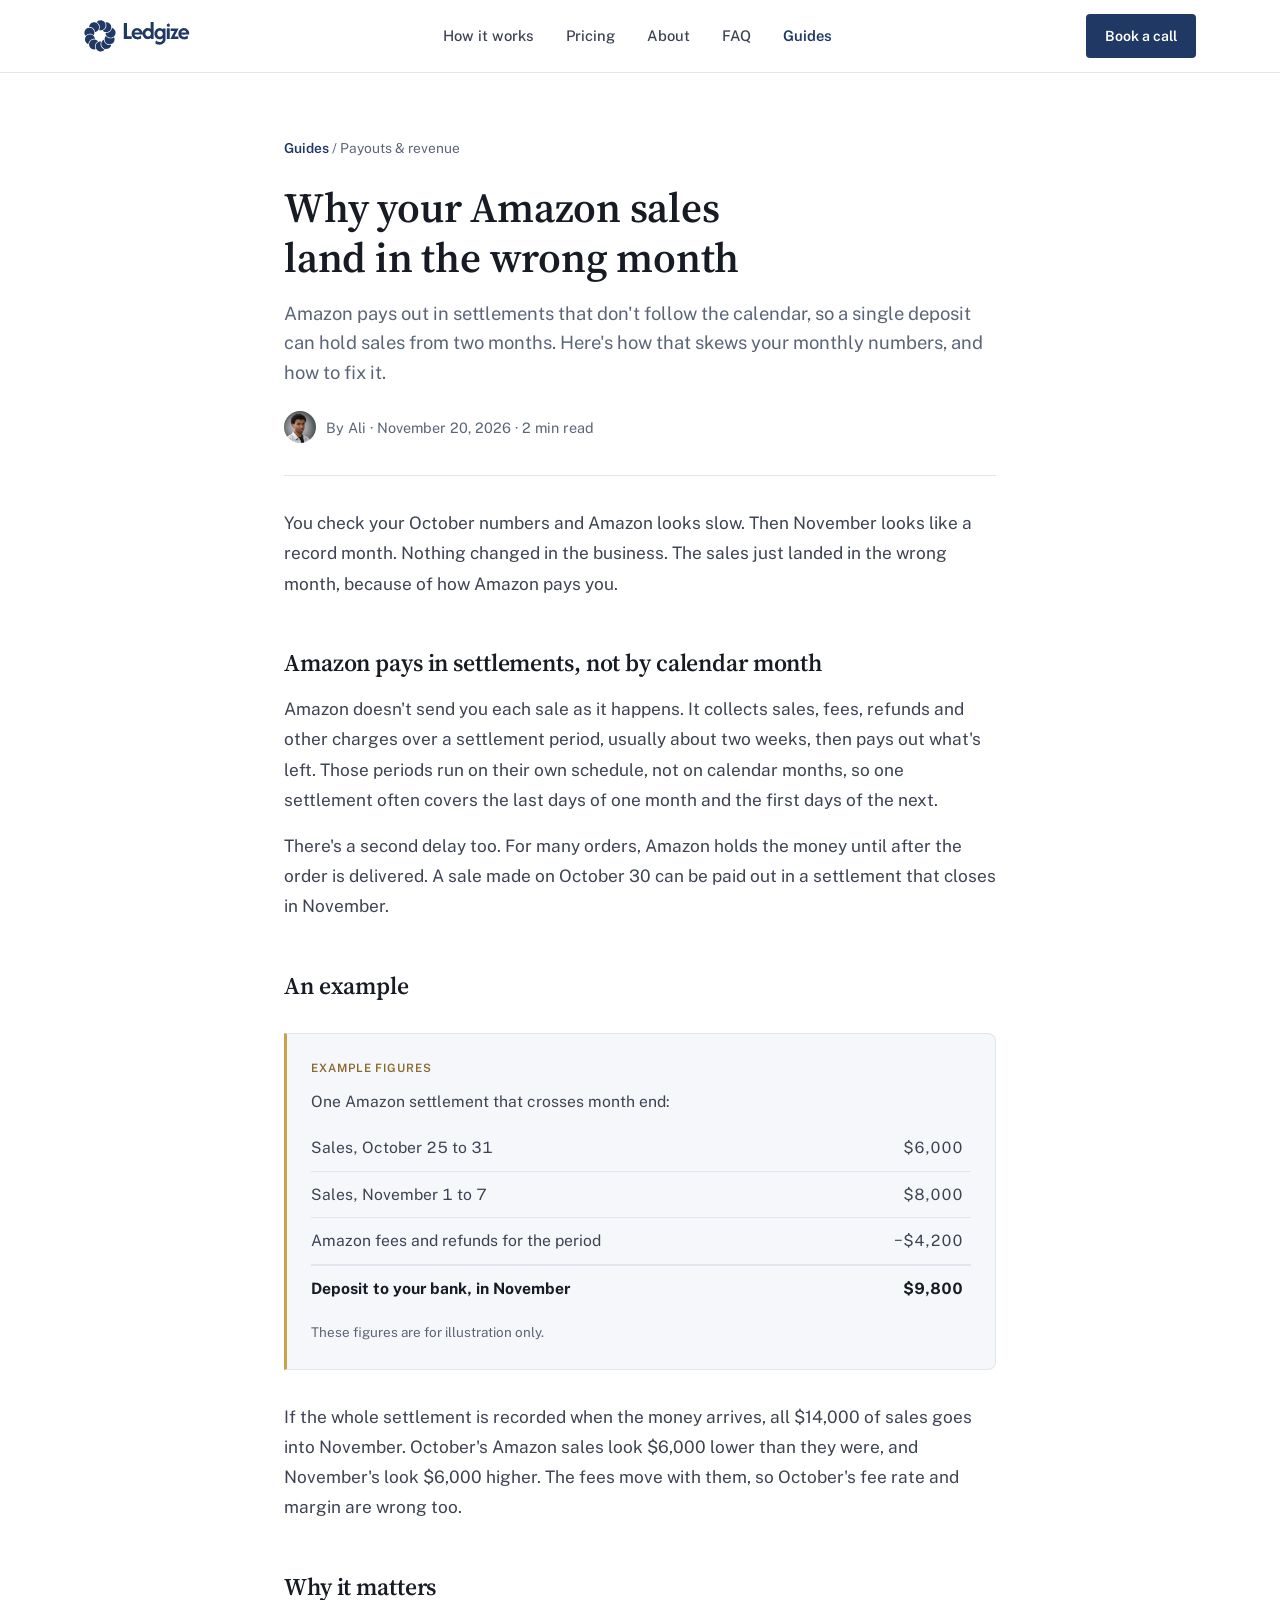
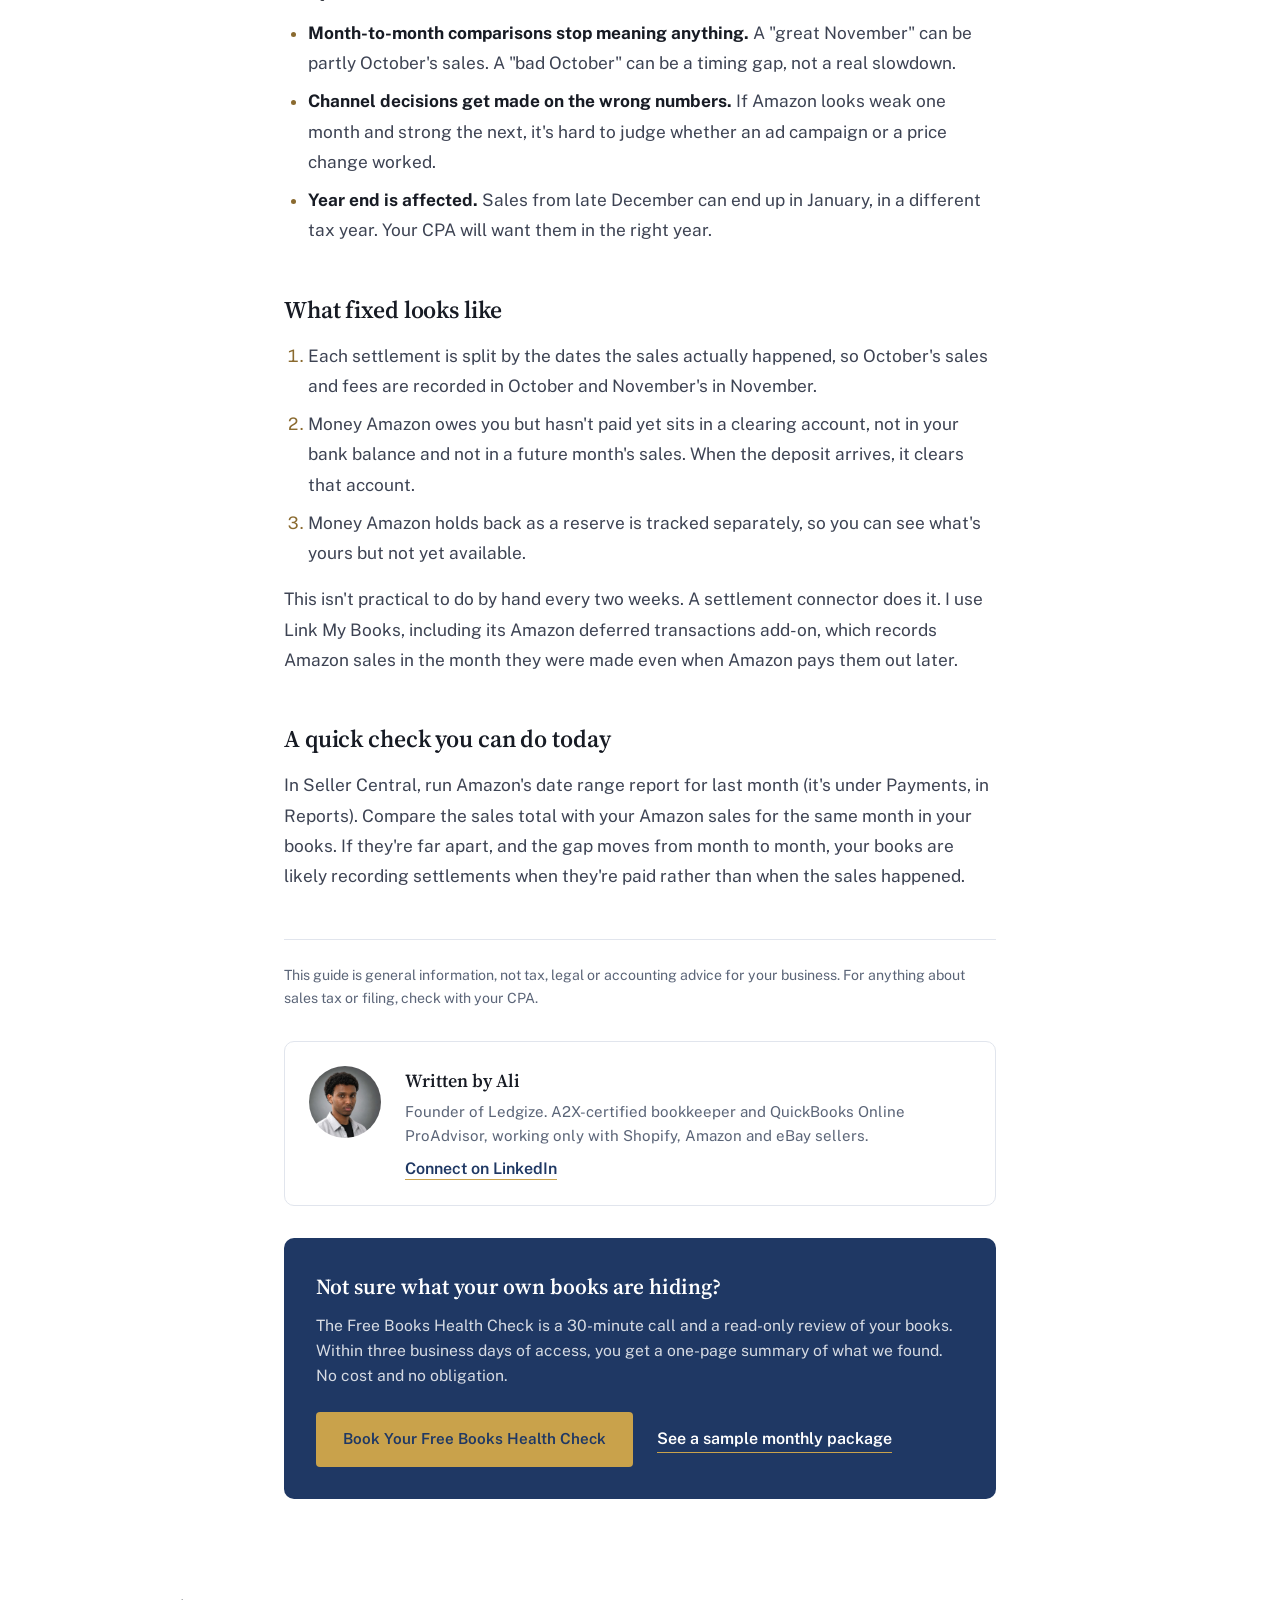
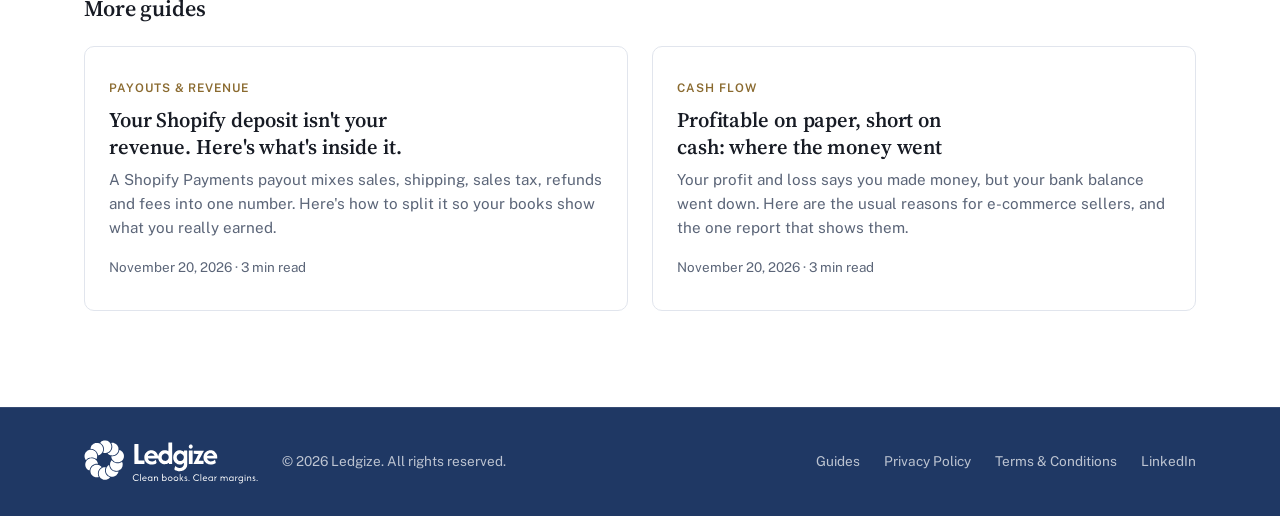
<file: guides/amazon-sales-wrong-month.html>
<!DOCTYPE html>
<html lang="en">
<head>
  <meta charset="UTF-8" />
  <meta name="viewport" content="width=device-width, initial-scale=1.0" />
  <meta name="color-scheme" content="light dark" />
  <title>Why your Amazon sales land in the wrong month: Ledgize Guides</title>
  <meta name="description" content="Amazon pays out in settlements that don&#x27;t follow the calendar, so a single deposit can hold sales from two months. Here&#x27;s how that skews your monthly numbers, and how to fix it." />
  <link rel="canonical" href="https://www.ledgize.com/guides/amazon-sales-wrong-month.html" />
  <meta property="og:type" content="article" />
  <meta property="og:site_name" content="Ledgize" />
  <meta property="og:title" content="Why your Amazon sales land in the wrong month: Ledgize Guides" />
  <meta property="og:description" content="Amazon pays out in settlements that don&#x27;t follow the calendar, so a single deposit can hold sales from two months. Here&#x27;s how that skews your monthly numbers, and how to fix it." />
  <meta property="og:url" content="https://www.ledgize.com/guides/amazon-sales-wrong-month.html" />
  <meta property="og:image" content="https://www.ledgize.com/assets/og-image.png?v=4" />
  <meta name="twitter:card" content="summary_large_image" />
  <meta name="twitter:title" content="Why your Amazon sales land in the wrong month: Ledgize Guides" />
  <meta name="twitter:description" content="Amazon pays out in settlements that don&#x27;t follow the calendar, so a single deposit can hold sales from two months. Here&#x27;s how that skews your monthly numbers, and how to fix it." />
  <meta name="twitter:image" content="https://www.ledgize.com/assets/og-image.png?v=4" />
  <link rel="alternate" type="application/rss+xml" title="Ledgize Guides" href="/guides/feed.xml" />
  <link rel="icon" href="/assets/favicon.svg" type="image/svg+xml">
  <link rel="icon" href="/assets/favicon-32.png?v=2" sizes="32x32" type="image/png">
  <link rel="icon" href="/assets/favicon-192.png" sizes="192x192" type="image/png">
  <link rel="apple-touch-icon" href="/assets/apple-touch-icon.png">
  <link rel="shortcut icon" href="/favicon.ico?v=2" />
  <link rel="preload" href="/assets/fonts/source-serif4-600.woff2" as="font" type="font/woff2" crossorigin />
  <link rel="preload" href="/assets/fonts/public-sans-400.woff2" as="font" type="font/woff2" crossorigin />
  <link rel="stylesheet" href="/css/styles.css?v=41" />
  <script type="application/ld+json">
  {
    "@context": "https://schema.org",
    "@type": "Article",
    "headline": "Why your Amazon sales land in the wrong month",
    "description": "Amazon pays out in settlements that don't follow the calendar, so a single deposit can hold sales from two months. Here's how that skews your monthly numbers, and how to fix it.",
    "datePublished": "2026-11-20",
    "dateModified": "2026-11-20",
    "mainEntityOfPage": "https://www.ledgize.com/guides/amazon-sales-wrong-month.html",
    "image": "https://www.ledgize.com/assets/og-image.png?v=4",
    "author": { "@type": "Person", "name": "Ali", "url": "https://www.linkedin.com/in/abdullahi-ali-21b149436" },
    "publisher": { "@type": "Organization", "name": "Ledgize", "logo": { "@type": "ImageObject", "url": "https://www.ledgize.com/assets/ledgize-logo-full-1200.png" } }
  }
  </script>
</head>
<body>

  <a href="#main-content" class="skip-link">Skip to main content</a>

  <header class="site-header">
    <div class="container header-inner">
      <a href="/" class="logo" aria-label="Ledgize home"><svg class="logo-svg" width="462" height="140" aria-hidden="true" focusable="false" xmlns="http://www.w3.org/2000/svg" viewBox="129 364 462 140"><g fill="currentColor"><path transform="translate(129 504) scale(0.0125 -0.0125)" d="M5595 11069 c-127 -12 -237 -36 -329 -71 -43 -17 -100 -36 -127 -43
-26 -7 -63 -25 -82 -39 -18 -14 -82 -51 -141 -81 -160 -82 -174 -94 -300 -230
-102 -111 -116 -130 -116 -161 0 -53 14 -71 88 -108 37 -19 78 -46 92 -61 14
-15 66 -57 115 -95 170 -128 405 -404 487 -571 118 -243 154 -341 204 -569 34
-150 42 -399 20 -579 -9 -74 -19 -138 -22 -143 -3 -4 -11 -49 -19 -100 -15
-97 -30 -142 -121 -344 -30 -67 -54 -128 -54 -136 0 -36 37 -59 150 -95 l115
-37 255 0 255 0 196 51 c232 61 352 116 546 249 201 138 417 353 479 477 15
29 44 79 65 113 48 76 58 98 131 314 118 343 126 628 29 990 -29 107 -54 175
-91 244 -27 53 -50 104 -50 114 -1 81 -360 503 -483 568 -26 13 -71 46 -100
72 -58 52 -251 150 -357 181 -36 11 -87 28 -115 39 -125 51 -469 75 -720 51z
M7592 10395 c-48 -21 -48 -36 2 -128 25 -46 46 -90 46 -97 0 -7 18 -57 40
-112 42 -106 87 -268 114 -413 30 -160 27 -571 -5 -665 -10 -30 -23 -85 -29
-122 -15 -95 -143 -396 -212 -496 -16 -23 -40 -68 -54 -98 -14 -31 -49 -82
-80 -114 -30 -32 -74 -85 -97 -118 -41 -58 -124 -135 -274 -255 -39 -31 -75
-62 -78 -68 -4 -6 -28 -20 -54 -31 -25 -10 -55 -28 -67 -39 -11 -11 -56 -34
-100 -52 -210 -88 -222 -128 -73 -254 143 -121 403 -266 563 -315 39 -12 91
-30 116 -41 83 -37 475 -57 654 -33 66 9 141 19 166 22 24 3 61 14 81 24 19
10 74 28 120 40 46 12 109 36 139 55 30 18 84 45 119 59 35 14 78 36 95 49 17
13 55 36 84 52 28 15 64 44 78 62 15 19 50 50 79 68 29 19 75 62 104 97 28 35
80 96 115 136 35 39 78 100 95 135 17 34 54 103 81 152 28 50 59 122 71 160
11 39 34 106 51 149 74 196 67 765 -13 976 -16 41 -37 104 -48 140 -12 36 -34
85 -51 110 -17 25 -46 77 -64 115 -18 39 -52 95 -76 125 -63 79 -243 280 -251
280 -4 0 -39 29 -78 64 -38 36 -85 73 -103 82 -18 9 -64 39 -102 66 -89 65
-218 124 -331 153 -49 12 -108 32 -130 43 -83 43 -565 71 -643 37z M3275
10385 c-55 -8 -120 -22 -144 -31 -24 -9 -73 -24 -110 -34 -83 -23 -223 -80
-287 -118 -27 -16 -89 -51 -138 -77 -102 -55 -237 -172 -379 -330 -129 -142
-260 -350 -287 -453 -10 -37 -31 -92 -48 -123 -17 -34 -35 -87 -42 -130 -6
-41 -18 -96 -26 -124 -21 -76 -23 -181 -3 -200 18 -19 86 -29 297 -45 152 -11
315 -42 372 -70 19 -9 58 -23 85 -30 70 -19 145 -53 228 -104 40 -24 93 -52
120 -61 26 -10 67 -35 91 -56 23 -21 74 -59 113 -86 171 -117 432 -430 532
-638 24 -49 53 -110 66 -135 60 -117 105 -252 120 -363 25 -178 24 -176 51
-193 53 -36 209 1 364 85 19 11 82 43 139 72 126 63 278 176 345 255 28 33 76
83 108 113 33 29 70 75 83 101 14 28 39 57 59 69 30 19 76 102 76 138 0 3 16
31 34 62 35 57 96 215 143 366 65 213 53 707 -21 893 -20 48 -45 117 -56 153
-11 36 -33 85 -50 108 -37 50 -56 91 -71 150 -7 29 -27 61 -58 95 -26 28 -91
104 -144 168 -60 72 -121 134 -160 161 -35 25 -80 66 -100 91 -29 34 -52 50
-98 67 -33 12 -76 35 -95 50 -20 15 -56 36 -82 45 -26 10 -69 30 -97 45 -28
16 -95 37 -154 49 -57 12 -116 26 -130 32 -111 42 -455 59 -646 33z M1855
8495 c-5 -2 -75 -9 -155 -14 -175 -12 -412 -71 -483 -119 -23 -16 -59 -35 -80
-41 -20 -7 -59 -27 -85 -46 -27 -18 -72 -45 -101 -60 -29 -14 -72 -43 -94 -64
-23 -21 -60 -50 -81 -65 -73 -49 -197 -171 -221 -216 -12 -25 -33 -54 -45 -65
-49 -43 -130 -156 -149 -206 -12 -29 -36 -78 -55 -108 -31 -52 -70 -171 -128
-391 -29 -107 -33 -629 -6 -700 10 -25 22 -67 28 -95 28 -128 180 -462 259
-568 70 -95 76 -93 256 83 72 70 157 144 190 165 74 47 189 121 247 158 24 15
57 38 75 51 17 13 60 29 95 35 35 7 98 28 141 46 130 56 491 115 697 115 103
-1 270 -23 326 -43 22 -8 87 -24 144 -36 103 -21 174 -49 385 -152 168 -82
226 -117 281 -169 49 -47 67 -55 104 -50 27 3 69 52 86 99 10 25 32 86 51 135
65 172 109 480 99 686 -11 217 -74 461 -166 639 -21 42 -43 88 -49 102 -39
104 -274 390 -390 475 -31 22 -62 48 -70 58 -8 9 -44 34 -80 56 -36 21 -86 54
-111 74 -25 20 -49 36 -54 36 -6 0 -64 27 -130 59 -147 72 -286 105 -529 126
-167 15 -185 16 -202 10z M9793 8405 c-24 -17 -47 -79 -63 -175 -7 -36 -30
-114 -52 -175 -23 -60 -47 -134 -55 -164 -17 -65 -74 -181 -99 -202 -9 -8 -50
-64 -90 -126 -131 -202 -309 -384 -491 -504 -34 -22 -69 -51 -77 -64 -8 -13
-40 -32 -70 -44 -30 -11 -77 -34 -105 -51 -54 -33 -259 -110 -406 -153 -105
-30 -400 -58 -585 -56 -107 1 -116 -1 -132 -21 -25 -30 -24 -125 2 -215 11
-39 25 -99 31 -135 6 -36 26 -101 44 -145 18 -44 42 -110 54 -146 12 -36 33
-81 47 -100 14 -19 39 -60 55 -92 17 -32 47 -77 67 -100 21 -23 56 -67 79 -97
83 -110 290 -292 394 -348 41 -22 108 -59 149 -82 112 -64 139 -76 214 -94 37
-9 90 -28 117 -41 57 -29 175 -43 435 -52 219 -7 341 7 499 57 66 21 136 41
155 45 19 4 71 26 115 49 45 22 92 46 105 52 88 42 171 92 210 127 25 23 72
62 105 86 33 23 74 62 90 84 17 23 58 72 93 109 34 37 62 71 62 75 0 5 18 30
39 56 56 68 147 242 181 345 15 48 37 110 48 137 73 178 76 197 76 495 l1 275
-37 125 c-20 69 -44 155 -53 192 -9 37 -40 107 -67 155 -28 49 -59 112 -69
142 -12 35 -36 72 -67 105 -27 28 -57 65 -67 81 -59 94 -345 359 -437 406 -24
12 -60 35 -80 51 -21 16 -63 40 -95 53 -32 14 -89 40 -127 60 -75 38 -110 43
-143 20z M1925 6140 c-160 -14 -473 -106 -580 -170 -16 -10 -54 -28 -84 -40
-143 -56 -470 -338 -568 -490 -20 -30 -53 -77 -74 -105 -20 -27 -47 -75 -58
-105 -12 -30 -37 -75 -56 -99 -19 -24 -37 -60 -41 -80 -6 -36 -13 -66 -59
-241 -14 -52 -28 -135 -31 -185 -3 -49 -13 -115 -21 -145 -19 -70 -12 -174 28
-372 16 -81 29 -162 29 -180 0 -18 11 -53 24 -78 13 -25 29 -65 36 -90 53
-195 302 -544 495 -693 22 -17 59 -48 82 -68 22 -21 60 -48 84 -60 24 -12 60
-35 80 -51 44 -36 209 -98 258 -98 79 0 105 61 126 295 6 64 17 102 57 195 27
63 62 147 77 186 16 40 42 91 58 115 17 24 66 98 109 163 94 143 273 339 359
394 33 21 67 47 75 56 29 36 206 153 255 170 28 9 83 36 123 60 39 24 101 51
137 60 36 9 90 27 120 40 133 60 613 100 769 66 108 -24 131 54 66 229 -15 42
-36 114 -45 160 -10 46 -29 99 -43 119 -13 20 -35 61 -48 91 -36 81 -148 246
-218 321 -34 36 -90 98 -125 137 -35 40 -82 84 -105 100 -22 15 -61 44 -86 64
-25 20 -61 44 -80 54 -19 10 -59 35 -88 55 -75 54 -292 149 -376 165 -39 8
-85 19 -101 25 -81 32 -367 47 -560 30z M7634 5562 c-5 -4 -23 -25 -39 -47
-16 -22 -43 -56 -60 -75 -34 -38 -113 -164 -152 -245 -14 -27 -38 -64 -54 -81
-26 -27 -31 -41 -39 -120 -5 -49 -24 -132 -41 -184 -62 -190 -64 -575 -4 -795
76 -279 105 -354 171 -447 18 -26 46 -73 63 -105 16 -32 46 -78 68 -103 22
-25 50 -60 63 -79 58 -84 310 -300 404 -348 28 -14 74 -41 103 -59 85 -54 149
-83 218 -99 36 -9 88 -24 115 -35 87 -34 203 -59 325 -70 66 -6 130 -13 142
-15 42 -10 278 14 348 35 39 11 104 25 145 31 118 17 484 201 597 301 36 32
70 58 75 58 12 0 198 187 198 200 0 6 27 39 59 74 33 35 71 86 84 113 14 26
46 82 71 123 26 41 56 107 67 145 12 39 29 86 39 105 71 140 119 573 86 771
-8 46 -17 111 -21 144 -14 123 -102 349 -147 379 -38 25 -98 2 -179 -70 -20
-18 -62 -39 -92 -48 -31 -9 -69 -27 -85 -41 -16 -14 -67 -38 -113 -54 -46 -16
-129 -45 -184 -65 -179 -63 -488 -97 -703 -76 -59 5 -136 13 -172 16 -111 10
-458 115 -550 166 -30 17 -80 44 -110 60 -30 16 -68 42 -85 58 -16 15 -52 37
-79 49 -27 12 -73 43 -101 69 -28 26 -84 74 -124 107 -41 33 -100 92 -132 131
-94 115 -141 150 -175 126z M3425 4364 c-129 -9 -330 -45 -390 -71 -33 -14
-100 -36 -150 -49 -52 -15 -113 -39 -145 -60 -30 -19 -86 -51 -124 -72 -39
-20 -95 -60 -125 -87 -31 -28 -82 -68 -113 -88 -68 -46 -138 -119 -166 -173
-11 -21 -41 -59 -67 -84 -25 -25 -63 -74 -83 -110 -20 -36 -53 -92 -74 -124
-21 -33 -49 -95 -63 -138 -14 -43 -35 -99 -48 -126 -14 -26 -27 -65 -31 -87
-4 -22 -16 -67 -26 -100 -33 -108 -54 -364 -41 -480 24 -202 93 -472 157 -613
70 -153 223 -370 356 -504 38 -38 68 -72 68 -77 0 -4 22 -20 49 -35 28 -14 63
-44 80 -65 19 -24 44 -42 70 -49 21 -7 63 -29 92 -49 66 -45 296 -151 368
-169 30 -7 75 -22 100 -33 114 -49 535 -51 782 -3 188 36 195 58 84 286 -53
108 -66 145 -75 211 -5 44 -23 134 -38 200 -43 192 -41 542 6 735 66 272 142
449 287 670 23 36 49 79 58 95 47 92 412 420 543 489 123 64 129 98 35 201
-31 34 -68 78 -84 98 -15 20 -60 59 -100 86 -39 28 -112 78 -162 112 -236 163
-712 284 -1030 263z M6776 4206 c-57 -46 -121 -93 -140 -106 -20 -12 -55 -46
-78 -75 -24 -29 -81 -96 -128 -148 -111 -122 -177 -229 -205 -326 -12 -43 -38
-104 -58 -137 -96 -156 -140 -567 -97 -899 25 -196 127 -488 209 -600 20 -27
51 -70 68 -95 18 -25 50 -70 72 -101 51 -73 257 -268 346 -330 39 -26 81 -57
95 -68 14 -11 30 -21 36 -21 7 0 36 -16 65 -36 151 -103 501 -203 739 -212
178 -7 439 21 550 58 205 68 308 107 335 126 17 12 53 29 80 39 28 10 66 30
85 45 19 14 51 36 70 47 20 12 47 34 60 48 14 15 50 44 81 65 53 37 109 103
309 370 70 93 145 241 167 328 9 37 29 94 45 127 29 62 35 113 18 146 -14 25
-52 24 -195 -2 -162 -29 -366 -43 -445 -30 -36 6 -135 20 -220 30 -85 11 -175
27 -200 35 -179 57 -292 102 -336 131 -28 19 -78 46 -112 60 -216 88 -611 447
-713 649 -25 50 -64 125 -85 166 -75 146 -144 308 -160 376 -8 38 -24 103 -35
144 -11 41 -24 111 -29 154 -19 154 -46 160 -194 42z M5640 3665 c-47 -8 -116
-19 -155 -26 -38 -6 -125 -29 -193 -51 -68 -22 -145 -45 -172 -52 -27 -7 -75
-30 -107 -50 -32 -21 -105 -68 -163 -106 -98 -63 -310 -241 -310 -260 0 -5
-22 -33 -49 -62 -79 -86 -232 -330 -295 -469 -14 -30 -29 -88 -35 -129 -6 -41
-24 -114 -41 -163 -56 -158 -60 -523 -9 -709 19 -69 47 -182 69 -276 6 -23 33
-79 61 -125 28 -45 62 -104 74 -132 69 -149 291 -397 451 -504 41 -28 94 -66
118 -85 23 -19 63 -44 90 -56 27 -11 60 -29 75 -39 14 -10 49 -25 76 -34 28
-8 82 -28 121 -45 72 -30 203 -66 284 -77 25 -4 81 -13 125 -22 92 -18 198
-13 385 17 63 10 142 22 175 25 33 4 83 17 111 30 28 12 96 36 150 53 67 21
126 49 181 84 156 100 177 113 229 145 83 52 282 257 290 299 11 57 -27 89
-144 120 -66 17 -160 65 -237 119 -33 23 -82 52 -108 63 -48 22 -129 86 -223
178 -28 28 -68 64 -88 79 -21 16 -48 48 -63 72 -14 24 -40 56 -58 71 -61 51
-249 335 -274 414 -10 35 -31 88 -45 119 -14 30 -35 93 -47 140 -11 46 -31
120 -44 164 -29 101 -45 458 -26 590 7 44 16 129 21 189 11 133 28 190 97 324
58 114 63 140 32 168 -27 25 -205 29 -329 9z"/><path transform="translate(296 474) scale(0.0125 -0.0125)" d="M10024 8080 c-58 -23 -55 48 -54 -1193 1 -1064 0 -1140 -16 -1158
-34 -37 -89 -23 -160 41 -22 21 -67 47 -100 59 -32 13 -81 35 -109 51 -29 16
-80 34 -120 40 -38 7 -116 23 -172 36 -192 46 -435 50 -605 10 -36 -8 -121
-24 -189 -36 -68 -12 -140 -30 -159 -40 -19 -11 -72 -37 -117 -59 -99 -47
-231 -137 -333 -226 -41 -36 -100 -82 -131 -103 -31 -20 -67 -50 -81 -67 -60
-72 -159 -207 -174 -237 -9 -18 -36 -58 -59 -88 -52 -67 -79 -120 -149 -294
-30 -74 -62 -149 -72 -167 -9 -18 -20 -64 -25 -103 -12 -96 -38 -203 -53 -216
-30 -24 -78 86 -97 216 -25 182 -155 466 -278 606 -21 23 -44 54 -51 67 -22
42 -159 199 -217 249 -30 26 -72 64 -92 84 -21 20 -55 44 -77 53 -21 9 -59 35
-84 59 -53 51 -239 151 -360 194 -47 17 -101 37 -120 45 -19 8 -69 18 -110 21
-41 4 -140 16 -220 28 -153 21 -271 21 -434 -2 -44 -6 -132 -17 -197 -25 -73
-8 -136 -22 -166 -35 -26 -12 -90 -37 -141 -55 -52 -19 -122 -51 -155 -73 -34
-22 -80 -50 -102 -62 -22 -13 -62 -42 -90 -65 -27 -23 -72 -56 -100 -75 -27
-18 -70 -52 -95 -75 -25 -23 -58 -50 -73 -60 -15 -10 -39 -36 -52 -59 -13 -23
-40 -57 -60 -76 -20 -19 -46 -52 -56 -73 -11 -21 -44 -64 -72 -95 -59 -64
-172 -268 -206 -372 -12 -35 -30 -83 -41 -105 -21 -44 -63 -286 -81 -465 -13
-136 -6 -310 22 -495 11 -71 24 -166 30 -210 6 -47 19 -93 31 -113 11 -18 33
-74 48 -123 27 -86 112 -252 172 -334 16 -22 45 -65 65 -95 32 -50 78 -103
184 -217 90 -97 408 -323 519 -369 30 -13 77 -35 104 -49 27 -14 56 -25 64
-25 7 0 44 -13 81 -29 80 -35 415 -94 631 -111 169 -13 392 2 540 35 58 13
145 31 194 40 49 9 114 29 145 44 31 16 91 41 135 56 43 15 115 49 160 75 44
27 111 65 147 84 107 57 133 114 94 213 -8 21 -18 61 -24 88 -22 118 -35 177
-66 295 -18 69 -43 176 -56 239 -36 171 -67 197 -143 117 -132 -141 -319 -253
-561 -336 -220 -75 -624 -93 -805 -35 -156 50 -354 166 -415 242 -22 28 -52
58 -67 67 -37 23 -135 172 -153 234 -9 28 -27 75 -40 104 -62 132 -6 200 122
149 93 -36 369 -43 1533 -38 591 2 1091 7 1112 12 47 9 58 -10 69 -121 10 -93
11 -97 146 -409 38 -87 162 -285 197 -314 10 -8 27 -33 38 -55 102 -203 630
-594 851 -631 45 -8 136 -26 202 -40 228 -50 588 -46 746 10 39 13 96 29 127
35 31 5 72 19 91 29 20 11 83 44 140 73 58 29 127 74 155 99 119 109 188 129
227 67 17 -28 19 -42 14 -93 -15 -128 -14 -137 25 -159 33 -20 54 -21 310 -25
358 -4 515 4 541 30 19 19 19 87 19 2924 0 2107 -3 2911 -11 2928 -6 14 -22
30 -36 36 -29 13 -916 14 -949 1z m-4560 -2980 c33 -5 75 -18 95 -29 209 -111
214 -114 310 -211 61 -61 110 -122 135 -166 117 -207 121 -220 81 -260 -30
-30 -61 -30 -295 1 -234 31 -1220 13 -1340 -24 -75 -24 -140 -3 -140 44 0 29
91 212 141 285 79 112 332 308 447 345 105 33 408 42 566 15z m3808 -61 c32
-6 88 -23 126 -39 37 -16 89 -34 116 -41 32 -8 64 -27 99 -58 29 -25 78 -68
110 -95 32 -27 77 -74 100 -105 23 -31 50 -65 60 -76 11 -11 28 -40 39 -65 11
-25 33 -73 49 -107 115 -240 112 -613 -6 -857 -82 -168 -201 -321 -284 -365
-13 -7 -42 -30 -65 -51 -27 -25 -61 -44 -99 -55 -32 -9 -86 -30 -121 -45 -92
-42 -174 -53 -354 -48 l-157 5 -124 46 c-213 80 -389 210 -458 338 -17 33 -43
73 -57 89 -96 114 -159 467 -121 675 68 374 232 613 525 764 198 102 385 129
622 90z M612 7703 c-44 -17 -42 104 -42 -2772 l0 -2710 24 -28 24 -28 1347 -2
c1569 -2 1384 -20 1386 135 0 53 3 237 5 407 4 349 2 374 -33 416 l-25 29
-765 0 c-830 -1 -793 -3 -825 52 -10 19 -13 450 -15 2213 -1 1205 -2 2200 -3
2213 0 13 -13 37 -29 53 l-29 29 -504 -1 c-277 0 -509 -3 -516 -6z M16030
7526 c-119 -22 -159 -46 -285 -171 -163 -162 -194 -452 -72 -674 49 -89 56
-96 134 -148 237 -156 444 -160 672 -13 109 71 194 221 222 394 19 117 -50
339 -129 417 -26 25 -65 66 -88 91 -85 94 -271 137 -454 104z M12930 5955
c-273 -36 -307 -43 -398 -89 -48 -24 -98 -47 -112 -51 -94 -27 -254 -122 -347
-207 -54 -48 -127 -114 -162 -145 -65 -58 -182 -199 -268 -322 -26 -36 -59
-80 -74 -97 -14 -18 -34 -54 -44 -80 -10 -27 -33 -83 -51 -124 -19 -41 -38
-94 -43 -118 -5 -24 -21 -61 -36 -83 -23 -32 -29 -56 -36 -127 -4 -49 -20
-158 -35 -243 -34 -196 -35 -343 -5 -524 12 -71 26 -178 31 -237 7 -90 13
-113 35 -145 14 -21 33 -63 42 -93 8 -30 26 -73 38 -95 13 -22 33 -70 45 -108
12 -37 38 -89 59 -115 20 -26 71 -93 112 -150 135 -187 150 -207 182 -240 41
-43 308 -261 350 -286 18 -10 57 -33 87 -51 30 -18 73 -38 95 -45 22 -7 78
-30 125 -51 47 -20 122 -44 167 -53 45 -8 99 -22 119 -31 43 -18 314 -21 509
-5 131 11 326 57 379 90 18 10 64 32 103 48 40 16 90 44 112 62 23 17 67 44
99 60 32 15 72 44 89 63 67 76 118 85 149 25 34 -66 3 -413 -51 -575 -173
-516 -672 -800 -1265 -718 -154 21 -268 45 -325 67 -27 11 -95 36 -150 54 -55
19 -122 49 -150 67 -27 18 -66 39 -85 47 -19 7 -53 30 -75 51 -22 20 -59 46
-82 58 -27 13 -54 39 -74 70 -55 84 -141 112 -164 54 -19 -50 -65 -208 -65
-227 0 -12 -16 -78 -35 -147 -19 -68 -44 -171 -54 -229 -11 -58 -29 -129 -40
-158 -44 -110 -24 -176 67 -229 26 -15 61 -37 77 -49 27 -20 111 -62 365 -181
102 -49 194 -79 330 -109 63 -15 142 -33 175 -41 84 -20 481 -30 555 -14 149
33 195 41 315 55 138 16 211 35 340 85 43 17 95 34 115 37 129 22 520 255 612
366 24 28 60 62 81 75 21 13 46 38 55 55 10 17 40 57 67 88 55 63 153 216 208
325 97 192 109 223 118 307 5 46 22 146 36 223 l27 140 4 1918 c3 1988 3 1985
-38 2007 -13 7 -154 10 -420 8 l-399 -3 -23 -23 c-21 -21 -23 -30 -20 -116 2
-81 0 -96 -18 -119 -39 -49 -91 -36 -175 44 -22 21 -58 45 -80 55 -22 9 -64
34 -92 56 -80 61 -276 133 -432 158 -341 54 -382 57 -551 35z m568 -951 c341
-118 541 -314 667 -654 23 -61 65 -278 65 -333 0 -65 -53 -328 -80 -396 -35
-91 -100 -211 -133 -249 -18 -20 -46 -55 -63 -78 -25 -35 -129 -132 -199 -186
-25 -20 -203 -97 -284 -123 -42 -14 -92 -18 -220 -19 l-166 -1 -106 38 c-58
20 -113 37 -121 37 -46 0 -267 178 -355 285 -57 69 -158 276 -198 404 -55 178
-55 386 0 560 35 109 133 308 185 376 73 95 323 295 368 295 8 0 60 15 116 34
56 19 110 37 121 40 11 3 89 3 173 1 132 -4 163 -8 230 -31z M21340 5950 c-63
-9 -154 -22 -202 -29 -94 -12 -295 -87 -426 -158 -244 -133 -534 -384 -637
-553 -15 -25 -44 -63 -65 -85 -43 -44 -104 -145 -151 -245 -16 -36 -43 -92
-59 -125 -28 -56 -39 -98 -90 -320 -50 -221 -49 -636 3 -850 14 -55 28 -124
31 -154 9 -70 104 -307 156 -385 22 -35 40 -67 40 -74 0 -6 26 -46 59 -89 32
-43 65 -92 74 -109 21 -42 275 -295 345 -344 31 -22 68 -48 82 -59 57 -42 289
-167 388 -208 162 -68 176 -72 280 -89 54 -8 147 -24 207 -34 260 -46 580 -45
775 1 47 11 124 26 171 33 137 21 366 119 629 270 73 42 86 55 99 104 11 39
-13 211 -36 255 -8 16 -21 61 -29 100 -7 40 -26 122 -40 182 -14 61 -36 159
-49 220 -35 164 -59 172 -173 58 -77 -77 -303 -232 -368 -253 -419 -136 -780
-160 -1006 -65 -35 15 -90 36 -123 48 -78 27 -179 102 -290 218 -121 126 -142
155 -175 246 -15 43 -39 106 -51 140 -43 114 -1 156 130 130 241 -49 222 -48
1433 -45 l1137 3 28 21 c27 20 28 26 31 110 9 261 -37 757 -76 824 -12 19 -26
57 -32 83 -14 66 -127 292 -184 369 -199 270 -293 378 -367 423 -32 20 -83 58
-111 84 -75 68 -320 221 -371 232 -23 5 -72 23 -110 40 -77 35 -154 50 -404
79 -212 24 -318 24 -473 0z m424 -841 c108 -14 169 -38 287 -111 153 -94 300
-249 350 -370 14 -35 38 -81 52 -102 31 -44 34 -77 11 -100 -19 -19 14 -20
-292 4 -389 31 -1154 20 -1344 -19 -111 -23 -177 18 -148 91 60 148 224 368
322 433 24 15 69 45 100 66 148 101 411 143 662 108z M15671 5866 c-53 -23
-50 71 -51 -1862 l0 -1790 25 -24 25 -23 475 -1 474 -1 23 23 23 23 0 1797 c0
2006 6 1844 -67 1857 -56 9 -907 10 -927 1z M16991 5841 c-31 -31 -32 -38 -29
-453 3 -356 4 -389 21 -405 16 -17 60 -18 646 -23 765 -6 716 7 619 -164 -28
-50 -64 -111 -78 -136 -15 -25 -41 -72 -58 -105 -16 -33 -54 -107 -84 -165
-31 -58 -74 -140 -96 -183 -23 -43 -45 -84 -50 -90 -6 -7 -41 -73 -80 -147
-130 -253 -231 -441 -241 -454 -6 -8 -21 -38 -34 -67 -12 -30 -34 -74 -48 -99
-79 -137 -293 -546 -304 -580 -4 -14 -21 -41 -36 -61 -16 -20 -42 -65 -57
-100 -16 -35 -68 -134 -116 -219 -93 -166 -100 -195 -56 -217 20 -10 307 -13
1382 -13 l1357 1 20 26 c20 25 21 38 21 417 0 332 -2 395 -15 413 -17 24 -78
48 -100 39 -8 -3 -277 -6 -597 -6 l-582 -2 -23 27 c-32 37 -29 44 120 325 182
342 214 404 261 495 23 44 51 95 64 112 12 17 29 51 38 75 8 23 32 70 54 103
21 33 54 94 73 135 19 42 50 100 69 130 19 30 42 77 51 103 9 26 32 66 52 89
19 23 35 47 35 54 0 6 15 40 34 75 102 194 276 528 325 624 31 61 65 124 77
140 43 63 124 229 124 256 0 61 81 58 -1367 58 -728 0 -1334 3 -1347 7 -17 4
-30 0 -45 -15z"/></g></svg></a>

      <nav class="site-nav" id="site-nav">
        <a href="/#how-it-works">How it works</a>
        <a href="/#services">Pricing</a>
        <a href="/#about">About</a>
        <a href="/#faq">FAQ</a>
        <a href="/guides/" aria-current="page">Guides</a>
      </nav>
      <a href="https://calendar.app.google/x4VN65FmpogkEirC7" target="_blank" rel="noopener noreferrer" class="btn btn-primary btn-sm header-cta">Book a call</a>

      <button class="nav-toggle" id="nav-toggle" aria-label="Toggle navigation" aria-expanded="false">
        <span></span><span></span><span></span>
      </button>
    </div>
  </header>

  <main id="main-content" tabindex="-1">
    <article class="guide">
      <div class="container guide-inner">
        <nav class="guide-crumbs" aria-label="Breadcrumb"><a href="/guides/">Guides</a> <span aria-hidden="true">/</span> Payouts &amp; revenue</nav>
        <h1 class="guide-title">Why your Amazon sales land in the wrong month</h1>
        <p class="guide-dek">Amazon pays out in settlements that don&#x27;t follow the calendar, so a single deposit can hold sales from two months. Here&#x27;s how that skews your monthly numbers, and how to fix it.</p>
        <p class="guide-meta"><img src="/assets/ali-founder.jpg" alt="" width="400" height="400" class="guide-meta-photo" /> By Ali &#183; November 20, 2026 &#183; 2 min read</p>

        <div class="guide-body">
<p>You check your October numbers and Amazon looks slow. Then November looks like a record month. Nothing changed in the business. The sales just landed in the wrong month, because of how Amazon pays you.</p>

<h2>Amazon pays in settlements, not by calendar month</h2>
<p>Amazon doesn't send you each sale as it happens. It collects sales, fees, refunds and other charges over a settlement period, usually about two weeks, then pays out what's left. Those periods run on their own schedule, not on calendar months, so one settlement often covers the last days of one month and the first days of the next.</p>
<p>There's a second delay too. For many orders, Amazon holds the money until after the order is delivered. A sale made on October 30 can be paid out in a settlement that closes in November.</p>

<h2>An example</h2>
<div class="guide-example">
  <p class="guide-example-label">Example figures</p>
  <p>One Amazon settlement that crosses month end:</p>
  <table>
    <tbody>
      <tr><td>Sales, October 25 to 31</td><td>$6,000</td></tr>
      <tr><td>Sales, November 1 to 7</td><td>$8,000</td></tr>
      <tr><td>Amazon fees and refunds for the period</td><td>&minus;$4,200</td></tr>
      <tr class="guide-total"><td>Deposit to your bank, in November</td><td>$9,800</td></tr>
    </tbody>
  </table>
  <p class="guide-example-note">These figures are for illustration only.</p>
</div>
<p>If the whole settlement is recorded when the money arrives, all $14,000 of sales goes into November. October's Amazon sales look $6,000 lower than they were, and November's look $6,000 higher. The fees move with them, so October's fee rate and margin are wrong too.</p>

<h2>Why it matters</h2>
<ul>
  <li><strong>Month-to-month comparisons stop meaning anything.</strong> A "great November" can be partly October's sales. A "bad October" can be a timing gap, not a real slowdown.</li>
  <li><strong>Channel decisions get made on the wrong numbers.</strong> If Amazon looks weak one month and strong the next, it's hard to judge whether an ad campaign or a price change worked.</li>
  <li><strong>Year end is affected.</strong> Sales from late December can end up in January, in a different tax year. Your CPA will want them in the right year.</li>
</ul>

<h2>What fixed looks like</h2>
<ol>
  <li>Each settlement is split by the dates the sales actually happened, so October's sales and fees are recorded in October and November's in November.</li>
  <li>Money Amazon owes you but hasn't paid yet sits in a clearing account, not in your bank balance and not in a future month's sales. When the deposit arrives, it clears that account.</li>
  <li>Money Amazon holds back as a reserve is tracked separately, so you can see what's yours but not yet available.</li>
</ol>
<p>This isn't practical to do by hand every two weeks. A settlement connector does it. I use Link My Books, including its Amazon deferred transactions add-on, which records Amazon sales in the month they were made even when Amazon pays them out later.</p>

<h2>A quick check you can do today</h2>
<p>In Seller Central, run Amazon's date range report for last month (it's under Payments, in Reports). Compare the sales total with your Amazon sales for the same month in your books. If they're far apart, and the gap moves from month to month, your books are likely recording settlements when they're paid rather than when the sales happened.</p>
        </div>

        <p class="guide-disclaimer">This guide is general information, not tax, legal or accounting advice for your business. For anything about sales tax or filing, check with your CPA.</p>

        <aside class="guide-author">
          <img src="/assets/ali-founder.jpg" alt="Ali, founder of Ledgize" width="400" height="400" loading="lazy" class="guide-author-photo" />
          <div>
            <p class="guide-author-name">Written by Ali</p>
            <p class="guide-author-role">Founder of Ledgize. A2X-certified bookkeeper and QuickBooks Online ProAdvisor, working only with Shopify, Amazon and eBay sellers.</p>
            <p class="about-linkedin"><a href="https://www.linkedin.com/in/abdullahi-ali-21b149436" target="_blank" rel="noopener noreferrer">Connect on LinkedIn</a></p>
          </div>
        </aside>

        <aside class="guide-cta">
          <p class="guide-cta-title">Not sure what your own books are hiding?</p>
          <p>The Free Books Health Check is a 30-minute call and a read-only review of your books. Within three business days of access, you get a one-page summary of what we found. No cost and no obligation.</p>
          <div class="guide-cta-actions">
            <a href="https://calendar.app.google/x4VN65FmpogkEirC7" target="_blank" rel="noopener noreferrer" class="btn btn-on-navy">Book Your Free Books Health Check</a>
            <a href="/#sample" class="guide-cta-link">See a sample monthly package</a>
          </div>
        </aside>
      </div>
    </article>
      <section class="guides-more">
        <div class="container">
          <h2 class="guides-more-title">More guides</h2>
          <div class="guides-grid">
          <article class="guide-card">
            <p class="guide-card-cat">Payouts &amp; revenue</p>
            <h2 class="guide-card-title"><a href="/guides/shopify-deposit-isnt-your-revenue.html">Your Shopify deposit isn&#x27;t your revenue. Here&#x27;s what&#x27;s inside it.</a></h2>
            <p class="guide-card-desc">A Shopify Payments payout mixes sales, shipping, sales tax, refunds and fees into one number. Here&#x27;s how to split it so your books show what you really earned.</p>
            <p class="guide-card-meta">November 20, 2026 &#183; 3 min read</p>
          </article>
          <article class="guide-card">
            <p class="guide-card-cat">Cash flow</p>
            <h2 class="guide-card-title"><a href="/guides/profitable-but-short-on-cash.html">Profitable on paper, short on cash: where the money went</a></h2>
            <p class="guide-card-desc">Your profit and loss says you made money, but your bank balance went down. Here are the usual reasons for e-commerce sellers, and the one report that shows them.</p>
            <p class="guide-card-meta">November 20, 2026 &#183; 3 min read</p>
          </article>
          </div>
        </div>
      </section>
  </main>

  <footer class="site-footer">
    <div class="container footer-inner">
      <div class="footer-left">
        <span class="logo-footer"><svg class="logo-footer-svg" width="602" height="152" aria-hidden="true" focusable="false" xmlns="http://www.w3.org/2000/svg" viewBox="129 364 602 152"><g fill="currentColor"><path transform="translate(129 504) scale(0.0125 -0.0125)" d="M5595 11069 c-127 -12 -237 -36 -329 -71 -43 -17 -100 -36 -127 -43
-26 -7 -63 -25 -82 -39 -18 -14 -82 -51 -141 -81 -160 -82 -174 -94 -300 -230
-102 -111 -116 -130 -116 -161 0 -53 14 -71 88 -108 37 -19 78 -46 92 -61 14
-15 66 -57 115 -95 170 -128 405 -404 487 -571 118 -243 154 -341 204 -569 34
-150 42 -399 20 -579 -9 -74 -19 -138 -22 -143 -3 -4 -11 -49 -19 -100 -15
-97 -30 -142 -121 -344 -30 -67 -54 -128 -54 -136 0 -36 37 -59 150 -95 l115
-37 255 0 255 0 196 51 c232 61 352 116 546 249 201 138 417 353 479 477 15
29 44 79 65 113 48 76 58 98 131 314 118 343 126 628 29 990 -29 107 -54 175
-91 244 -27 53 -50 104 -50 114 -1 81 -360 503 -483 568 -26 13 -71 46 -100
72 -58 52 -251 150 -357 181 -36 11 -87 28 -115 39 -125 51 -469 75 -720 51z
M7592 10395 c-48 -21 -48 -36 2 -128 25 -46 46 -90 46 -97 0 -7 18 -57 40
-112 42 -106 87 -268 114 -413 30 -160 27 -571 -5 -665 -10 -30 -23 -85 -29
-122 -15 -95 -143 -396 -212 -496 -16 -23 -40 -68 -54 -98 -14 -31 -49 -82
-80 -114 -30 -32 -74 -85 -97 -118 -41 -58 -124 -135 -274 -255 -39 -31 -75
-62 -78 -68 -4 -6 -28 -20 -54 -31 -25 -10 -55 -28 -67 -39 -11 -11 -56 -34
-100 -52 -210 -88 -222 -128 -73 -254 143 -121 403 -266 563 -315 39 -12 91
-30 116 -41 83 -37 475 -57 654 -33 66 9 141 19 166 22 24 3 61 14 81 24 19
10 74 28 120 40 46 12 109 36 139 55 30 18 84 45 119 59 35 14 78 36 95 49 17
13 55 36 84 52 28 15 64 44 78 62 15 19 50 50 79 68 29 19 75 62 104 97 28 35
80 96 115 136 35 39 78 100 95 135 17 34 54 103 81 152 28 50 59 122 71 160
11 39 34 106 51 149 74 196 67 765 -13 976 -16 41 -37 104 -48 140 -12 36 -34
85 -51 110 -17 25 -46 77 -64 115 -18 39 -52 95 -76 125 -63 79 -243 280 -251
280 -4 0 -39 29 -78 64 -38 36 -85 73 -103 82 -18 9 -64 39 -102 66 -89 65
-218 124 -331 153 -49 12 -108 32 -130 43 -83 43 -565 71 -643 37z M3275
10385 c-55 -8 -120 -22 -144 -31 -24 -9 -73 -24 -110 -34 -83 -23 -223 -80
-287 -118 -27 -16 -89 -51 -138 -77 -102 -55 -237 -172 -379 -330 -129 -142
-260 -350 -287 -453 -10 -37 -31 -92 -48 -123 -17 -34 -35 -87 -42 -130 -6
-41 -18 -96 -26 -124 -21 -76 -23 -181 -3 -200 18 -19 86 -29 297 -45 152 -11
315 -42 372 -70 19 -9 58 -23 85 -30 70 -19 145 -53 228 -104 40 -24 93 -52
120 -61 26 -10 67 -35 91 -56 23 -21 74 -59 113 -86 171 -117 432 -430 532
-638 24 -49 53 -110 66 -135 60 -117 105 -252 120 -363 25 -178 24 -176 51
-193 53 -36 209 1 364 85 19 11 82 43 139 72 126 63 278 176 345 255 28 33 76
83 108 113 33 29 70 75 83 101 14 28 39 57 59 69 30 19 76 102 76 138 0 3 16
31 34 62 35 57 96 215 143 366 65 213 53 707 -21 893 -20 48 -45 117 -56 153
-11 36 -33 85 -50 108 -37 50 -56 91 -71 150 -7 29 -27 61 -58 95 -26 28 -91
104 -144 168 -60 72 -121 134 -160 161 -35 25 -80 66 -100 91 -29 34 -52 50
-98 67 -33 12 -76 35 -95 50 -20 15 -56 36 -82 45 -26 10 -69 30 -97 45 -28
16 -95 37 -154 49 -57 12 -116 26 -130 32 -111 42 -455 59 -646 33z M1855
8495 c-5 -2 -75 -9 -155 -14 -175 -12 -412 -71 -483 -119 -23 -16 -59 -35 -80
-41 -20 -7 -59 -27 -85 -46 -27 -18 -72 -45 -101 -60 -29 -14 -72 -43 -94 -64
-23 -21 -60 -50 -81 -65 -73 -49 -197 -171 -221 -216 -12 -25 -33 -54 -45 -65
-49 -43 -130 -156 -149 -206 -12 -29 -36 -78 -55 -108 -31 -52 -70 -171 -128
-391 -29 -107 -33 -629 -6 -700 10 -25 22 -67 28 -95 28 -128 180 -462 259
-568 70 -95 76 -93 256 83 72 70 157 144 190 165 74 47 189 121 247 158 24 15
57 38 75 51 17 13 60 29 95 35 35 7 98 28 141 46 130 56 491 115 697 115 103
-1 270 -23 326 -43 22 -8 87 -24 144 -36 103 -21 174 -49 385 -152 168 -82
226 -117 281 -169 49 -47 67 -55 104 -50 27 3 69 52 86 99 10 25 32 86 51 135
65 172 109 480 99 686 -11 217 -74 461 -166 639 -21 42 -43 88 -49 102 -39
104 -274 390 -390 475 -31 22 -62 48 -70 58 -8 9 -44 34 -80 56 -36 21 -86 54
-111 74 -25 20 -49 36 -54 36 -6 0 -64 27 -130 59 -147 72 -286 105 -529 126
-167 15 -185 16 -202 10z M9793 8405 c-24 -17 -47 -79 -63 -175 -7 -36 -30
-114 -52 -175 -23 -60 -47 -134 -55 -164 -17 -65 -74 -181 -99 -202 -9 -8 -50
-64 -90 -126 -131 -202 -309 -384 -491 -504 -34 -22 -69 -51 -77 -64 -8 -13
-40 -32 -70 -44 -30 -11 -77 -34 -105 -51 -54 -33 -259 -110 -406 -153 -105
-30 -400 -58 -585 -56 -107 1 -116 -1 -132 -21 -25 -30 -24 -125 2 -215 11
-39 25 -99 31 -135 6 -36 26 -101 44 -145 18 -44 42 -110 54 -146 12 -36 33
-81 47 -100 14 -19 39 -60 55 -92 17 -32 47 -77 67 -100 21 -23 56 -67 79 -97
83 -110 290 -292 394 -348 41 -22 108 -59 149 -82 112 -64 139 -76 214 -94 37
-9 90 -28 117 -41 57 -29 175 -43 435 -52 219 -7 341 7 499 57 66 21 136 41
155 45 19 4 71 26 115 49 45 22 92 46 105 52 88 42 171 92 210 127 25 23 72
62 105 86 33 23 74 62 90 84 17 23 58 72 93 109 34 37 62 71 62 75 0 5 18 30
39 56 56 68 147 242 181 345 15 48 37 110 48 137 73 178 76 197 76 495 l1 275
-37 125 c-20 69 -44 155 -53 192 -9 37 -40 107 -67 155 -28 49 -59 112 -69
142 -12 35 -36 72 -67 105 -27 28 -57 65 -67 81 -59 94 -345 359 -437 406 -24
12 -60 35 -80 51 -21 16 -63 40 -95 53 -32 14 -89 40 -127 60 -75 38 -110 43
-143 20z M1925 6140 c-160 -14 -473 -106 -580 -170 -16 -10 -54 -28 -84 -40
-143 -56 -470 -338 -568 -490 -20 -30 -53 -77 -74 -105 -20 -27 -47 -75 -58
-105 -12 -30 -37 -75 -56 -99 -19 -24 -37 -60 -41 -80 -6 -36 -13 -66 -59
-241 -14 -52 -28 -135 -31 -185 -3 -49 -13 -115 -21 -145 -19 -70 -12 -174 28
-372 16 -81 29 -162 29 -180 0 -18 11 -53 24 -78 13 -25 29 -65 36 -90 53
-195 302 -544 495 -693 22 -17 59 -48 82 -68 22 -21 60 -48 84 -60 24 -12 60
-35 80 -51 44 -36 209 -98 258 -98 79 0 105 61 126 295 6 64 17 102 57 195 27
63 62 147 77 186 16 40 42 91 58 115 17 24 66 98 109 163 94 143 273 339 359
394 33 21 67 47 75 56 29 36 206 153 255 170 28 9 83 36 123 60 39 24 101 51
137 60 36 9 90 27 120 40 133 60 613 100 769 66 108 -24 131 54 66 229 -15 42
-36 114 -45 160 -10 46 -29 99 -43 119 -13 20 -35 61 -48 91 -36 81 -148 246
-218 321 -34 36 -90 98 -125 137 -35 40 -82 84 -105 100 -22 15 -61 44 -86 64
-25 20 -61 44 -80 54 -19 10 -59 35 -88 55 -75 54 -292 149 -376 165 -39 8
-85 19 -101 25 -81 32 -367 47 -560 30z M7634 5562 c-5 -4 -23 -25 -39 -47
-16 -22 -43 -56 -60 -75 -34 -38 -113 -164 -152 -245 -14 -27 -38 -64 -54 -81
-26 -27 -31 -41 -39 -120 -5 -49 -24 -132 -41 -184 -62 -190 -64 -575 -4 -795
76 -279 105 -354 171 -447 18 -26 46 -73 63 -105 16 -32 46 -78 68 -103 22
-25 50 -60 63 -79 58 -84 310 -300 404 -348 28 -14 74 -41 103 -59 85 -54 149
-83 218 -99 36 -9 88 -24 115 -35 87 -34 203 -59 325 -70 66 -6 130 -13 142
-15 42 -10 278 14 348 35 39 11 104 25 145 31 118 17 484 201 597 301 36 32
70 58 75 58 12 0 198 187 198 200 0 6 27 39 59 74 33 35 71 86 84 113 14 26
46 82 71 123 26 41 56 107 67 145 12 39 29 86 39 105 71 140 119 573 86 771
-8 46 -17 111 -21 144 -14 123 -102 349 -147 379 -38 25 -98 2 -179 -70 -20
-18 -62 -39 -92 -48 -31 -9 -69 -27 -85 -41 -16 -14 -67 -38 -113 -54 -46 -16
-129 -45 -184 -65 -179 -63 -488 -97 -703 -76 -59 5 -136 13 -172 16 -111 10
-458 115 -550 166 -30 17 -80 44 -110 60 -30 16 -68 42 -85 58 -16 15 -52 37
-79 49 -27 12 -73 43 -101 69 -28 26 -84 74 -124 107 -41 33 -100 92 -132 131
-94 115 -141 150 -175 126z M3425 4364 c-129 -9 -330 -45 -390 -71 -33 -14
-100 -36 -150 -49 -52 -15 -113 -39 -145 -60 -30 -19 -86 -51 -124 -72 -39
-20 -95 -60 -125 -87 -31 -28 -82 -68 -113 -88 -68 -46 -138 -119 -166 -173
-11 -21 -41 -59 -67 -84 -25 -25 -63 -74 -83 -110 -20 -36 -53 -92 -74 -124
-21 -33 -49 -95 -63 -138 -14 -43 -35 -99 -48 -126 -14 -26 -27 -65 -31 -87
-4 -22 -16 -67 -26 -100 -33 -108 -54 -364 -41 -480 24 -202 93 -472 157 -613
70 -153 223 -370 356 -504 38 -38 68 -72 68 -77 0 -4 22 -20 49 -35 28 -14 63
-44 80 -65 19 -24 44 -42 70 -49 21 -7 63 -29 92 -49 66 -45 296 -151 368
-169 30 -7 75 -22 100 -33 114 -49 535 -51 782 -3 188 36 195 58 84 286 -53
108 -66 145 -75 211 -5 44 -23 134 -38 200 -43 192 -41 542 6 735 66 272 142
449 287 670 23 36 49 79 58 95 47 92 412 420 543 489 123 64 129 98 35 201
-31 34 -68 78 -84 98 -15 20 -60 59 -100 86 -39 28 -112 78 -162 112 -236 163
-712 284 -1030 263z M6776 4206 c-57 -46 -121 -93 -140 -106 -20 -12 -55 -46
-78 -75 -24 -29 -81 -96 -128 -148 -111 -122 -177 -229 -205 -326 -12 -43 -38
-104 -58 -137 -96 -156 -140 -567 -97 -899 25 -196 127 -488 209 -600 20 -27
51 -70 68 -95 18 -25 50 -70 72 -101 51 -73 257 -268 346 -330 39 -26 81 -57
95 -68 14 -11 30 -21 36 -21 7 0 36 -16 65 -36 151 -103 501 -203 739 -212
178 -7 439 21 550 58 205 68 308 107 335 126 17 12 53 29 80 39 28 10 66 30
85 45 19 14 51 36 70 47 20 12 47 34 60 48 14 15 50 44 81 65 53 37 109 103
309 370 70 93 145 241 167 328 9 37 29 94 45 127 29 62 35 113 18 146 -14 25
-52 24 -195 -2 -162 -29 -366 -43 -445 -30 -36 6 -135 20 -220 30 -85 11 -175
27 -200 35 -179 57 -292 102 -336 131 -28 19 -78 46 -112 60 -216 88 -611 447
-713 649 -25 50 -64 125 -85 166 -75 146 -144 308 -160 376 -8 38 -24 103 -35
144 -11 41 -24 111 -29 154 -19 154 -46 160 -194 42z M5640 3665 c-47 -8 -116
-19 -155 -26 -38 -6 -125 -29 -193 -51 -68 -22 -145 -45 -172 -52 -27 -7 -75
-30 -107 -50 -32 -21 -105 -68 -163 -106 -98 -63 -310 -241 -310 -260 0 -5
-22 -33 -49 -62 -79 -86 -232 -330 -295 -469 -14 -30 -29 -88 -35 -129 -6 -41
-24 -114 -41 -163 -56 -158 -60 -523 -9 -709 19 -69 47 -182 69 -276 6 -23 33
-79 61 -125 28 -45 62 -104 74 -132 69 -149 291 -397 451 -504 41 -28 94 -66
118 -85 23 -19 63 -44 90 -56 27 -11 60 -29 75 -39 14 -10 49 -25 76 -34 28
-8 82 -28 121 -45 72 -30 203 -66 284 -77 25 -4 81 -13 125 -22 92 -18 198
-13 385 17 63 10 142 22 175 25 33 4 83 17 111 30 28 12 96 36 150 53 67 21
126 49 181 84 156 100 177 113 229 145 83 52 282 257 290 299 11 57 -27 89
-144 120 -66 17 -160 65 -237 119 -33 23 -82 52 -108 63 -48 22 -129 86 -223
178 -28 28 -68 64 -88 79 -21 16 -48 48 -63 72 -14 24 -40 56 -58 71 -61 51
-249 335 -274 414 -10 35 -31 88 -45 119 -14 30 -35 93 -47 140 -11 46 -31
120 -44 164 -29 101 -45 458 -26 590 7 44 16 129 21 189 11 133 28 190 97 324
58 114 63 140 32 168 -27 25 -205 29 -329 9z"/><path transform="translate(296 474) scale(0.0125 -0.0125)" d="M10024 8080 c-58 -23 -55 48 -54 -1193 1 -1064 0 -1140 -16 -1158
-34 -37 -89 -23 -160 41 -22 21 -67 47 -100 59 -32 13 -81 35 -109 51 -29 16
-80 34 -120 40 -38 7 -116 23 -172 36 -192 46 -435 50 -605 10 -36 -8 -121
-24 -189 -36 -68 -12 -140 -30 -159 -40 -19 -11 -72 -37 -117 -59 -99 -47
-231 -137 -333 -226 -41 -36 -100 -82 -131 -103 -31 -20 -67 -50 -81 -67 -60
-72 -159 -207 -174 -237 -9 -18 -36 -58 -59 -88 -52 -67 -79 -120 -149 -294
-30 -74 -62 -149 -72 -167 -9 -18 -20 -64 -25 -103 -12 -96 -38 -203 -53 -216
-30 -24 -78 86 -97 216 -25 182 -155 466 -278 606 -21 23 -44 54 -51 67 -22
42 -159 199 -217 249 -30 26 -72 64 -92 84 -21 20 -55 44 -77 53 -21 9 -59 35
-84 59 -53 51 -239 151 -360 194 -47 17 -101 37 -120 45 -19 8 -69 18 -110 21
-41 4 -140 16 -220 28 -153 21 -271 21 -434 -2 -44 -6 -132 -17 -197 -25 -73
-8 -136 -22 -166 -35 -26 -12 -90 -37 -141 -55 -52 -19 -122 -51 -155 -73 -34
-22 -80 -50 -102 -62 -22 -13 -62 -42 -90 -65 -27 -23 -72 -56 -100 -75 -27
-18 -70 -52 -95 -75 -25 -23 -58 -50 -73 -60 -15 -10 -39 -36 -52 -59 -13 -23
-40 -57 -60 -76 -20 -19 -46 -52 -56 -73 -11 -21 -44 -64 -72 -95 -59 -64
-172 -268 -206 -372 -12 -35 -30 -83 -41 -105 -21 -44 -63 -286 -81 -465 -13
-136 -6 -310 22 -495 11 -71 24 -166 30 -210 6 -47 19 -93 31 -113 11 -18 33
-74 48 -123 27 -86 112 -252 172 -334 16 -22 45 -65 65 -95 32 -50 78 -103
184 -217 90 -97 408 -323 519 -369 30 -13 77 -35 104 -49 27 -14 56 -25 64
-25 7 0 44 -13 81 -29 80 -35 415 -94 631 -111 169 -13 392 2 540 35 58 13
145 31 194 40 49 9 114 29 145 44 31 16 91 41 135 56 43 15 115 49 160 75 44
27 111 65 147 84 107 57 133 114 94 213 -8 21 -18 61 -24 88 -22 118 -35 177
-66 295 -18 69 -43 176 -56 239 -36 171 -67 197 -143 117 -132 -141 -319 -253
-561 -336 -220 -75 -624 -93 -805 -35 -156 50 -354 166 -415 242 -22 28 -52
58 -67 67 -37 23 -135 172 -153 234 -9 28 -27 75 -40 104 -62 132 -6 200 122
149 93 -36 369 -43 1533 -38 591 2 1091 7 1112 12 47 9 58 -10 69 -121 10 -93
11 -97 146 -409 38 -87 162 -285 197 -314 10 -8 27 -33 38 -55 102 -203 630
-594 851 -631 45 -8 136 -26 202 -40 228 -50 588 -46 746 10 39 13 96 29 127
35 31 5 72 19 91 29 20 11 83 44 140 73 58 29 127 74 155 99 119 109 188 129
227 67 17 -28 19 -42 14 -93 -15 -128 -14 -137 25 -159 33 -20 54 -21 310 -25
358 -4 515 4 541 30 19 19 19 87 19 2924 0 2107 -3 2911 -11 2928 -6 14 -22
30 -36 36 -29 13 -916 14 -949 1z m-4560 -2980 c33 -5 75 -18 95 -29 209 -111
214 -114 310 -211 61 -61 110 -122 135 -166 117 -207 121 -220 81 -260 -30
-30 -61 -30 -295 1 -234 31 -1220 13 -1340 -24 -75 -24 -140 -3 -140 44 0 29
91 212 141 285 79 112 332 308 447 345 105 33 408 42 566 15z m3808 -61 c32
-6 88 -23 126 -39 37 -16 89 -34 116 -41 32 -8 64 -27 99 -58 29 -25 78 -68
110 -95 32 -27 77 -74 100 -105 23 -31 50 -65 60 -76 11 -11 28 -40 39 -65 11
-25 33 -73 49 -107 115 -240 112 -613 -6 -857 -82 -168 -201 -321 -284 -365
-13 -7 -42 -30 -65 -51 -27 -25 -61 -44 -99 -55 -32 -9 -86 -30 -121 -45 -92
-42 -174 -53 -354 -48 l-157 5 -124 46 c-213 80 -389 210 -458 338 -17 33 -43
73 -57 89 -96 114 -159 467 -121 675 68 374 232 613 525 764 198 102 385 129
622 90z M612 7703 c-44 -17 -42 104 -42 -2772 l0 -2710 24 -28 24 -28 1347 -2
c1569 -2 1384 -20 1386 135 0 53 3 237 5 407 4 349 2 374 -33 416 l-25 29
-765 0 c-830 -1 -793 -3 -825 52 -10 19 -13 450 -15 2213 -1 1205 -2 2200 -3
2213 0 13 -13 37 -29 53 l-29 29 -504 -1 c-277 0 -509 -3 -516 -6z M16030
7526 c-119 -22 -159 -46 -285 -171 -163 -162 -194 -452 -72 -674 49 -89 56
-96 134 -148 237 -156 444 -160 672 -13 109 71 194 221 222 394 19 117 -50
339 -129 417 -26 25 -65 66 -88 91 -85 94 -271 137 -454 104z M12930 5955
c-273 -36 -307 -43 -398 -89 -48 -24 -98 -47 -112 -51 -94 -27 -254 -122 -347
-207 -54 -48 -127 -114 -162 -145 -65 -58 -182 -199 -268 -322 -26 -36 -59
-80 -74 -97 -14 -18 -34 -54 -44 -80 -10 -27 -33 -83 -51 -124 -19 -41 -38
-94 -43 -118 -5 -24 -21 -61 -36 -83 -23 -32 -29 -56 -36 -127 -4 -49 -20
-158 -35 -243 -34 -196 -35 -343 -5 -524 12 -71 26 -178 31 -237 7 -90 13
-113 35 -145 14 -21 33 -63 42 -93 8 -30 26 -73 38 -95 13 -22 33 -70 45 -108
12 -37 38 -89 59 -115 20 -26 71 -93 112 -150 135 -187 150 -207 182 -240 41
-43 308 -261 350 -286 18 -10 57 -33 87 -51 30 -18 73 -38 95 -45 22 -7 78
-30 125 -51 47 -20 122 -44 167 -53 45 -8 99 -22 119 -31 43 -18 314 -21 509
-5 131 11 326 57 379 90 18 10 64 32 103 48 40 16 90 44 112 62 23 17 67 44
99 60 32 15 72 44 89 63 67 76 118 85 149 25 34 -66 3 -413 -51 -575 -173
-516 -672 -800 -1265 -718 -154 21 -268 45 -325 67 -27 11 -95 36 -150 54 -55
19 -122 49 -150 67 -27 18 -66 39 -85 47 -19 7 -53 30 -75 51 -22 20 -59 46
-82 58 -27 13 -54 39 -74 70 -55 84 -141 112 -164 54 -19 -50 -65 -208 -65
-227 0 -12 -16 -78 -35 -147 -19 -68 -44 -171 -54 -229 -11 -58 -29 -129 -40
-158 -44 -110 -24 -176 67 -229 26 -15 61 -37 77 -49 27 -20 111 -62 365 -181
102 -49 194 -79 330 -109 63 -15 142 -33 175 -41 84 -20 481 -30 555 -14 149
33 195 41 315 55 138 16 211 35 340 85 43 17 95 34 115 37 129 22 520 255 612
366 24 28 60 62 81 75 21 13 46 38 55 55 10 17 40 57 67 88 55 63 153 216 208
325 97 192 109 223 118 307 5 46 22 146 36 223 l27 140 4 1918 c3 1988 3 1985
-38 2007 -13 7 -154 10 -420 8 l-399 -3 -23 -23 c-21 -21 -23 -30 -20 -116 2
-81 0 -96 -18 -119 -39 -49 -91 -36 -175 44 -22 21 -58 45 -80 55 -22 9 -64
34 -92 56 -80 61 -276 133 -432 158 -341 54 -382 57 -551 35z m568 -951 c341
-118 541 -314 667 -654 23 -61 65 -278 65 -333 0 -65 -53 -328 -80 -396 -35
-91 -100 -211 -133 -249 -18 -20 -46 -55 -63 -78 -25 -35 -129 -132 -199 -186
-25 -20 -203 -97 -284 -123 -42 -14 -92 -18 -220 -19 l-166 -1 -106 38 c-58
20 -113 37 -121 37 -46 0 -267 178 -355 285 -57 69 -158 276 -198 404 -55 178
-55 386 0 560 35 109 133 308 185 376 73 95 323 295 368 295 8 0 60 15 116 34
56 19 110 37 121 40 11 3 89 3 173 1 132 -4 163 -8 230 -31z M21340 5950 c-63
-9 -154 -22 -202 -29 -94 -12 -295 -87 -426 -158 -244 -133 -534 -384 -637
-553 -15 -25 -44 -63 -65 -85 -43 -44 -104 -145 -151 -245 -16 -36 -43 -92
-59 -125 -28 -56 -39 -98 -90 -320 -50 -221 -49 -636 3 -850 14 -55 28 -124
31 -154 9 -70 104 -307 156 -385 22 -35 40 -67 40 -74 0 -6 26 -46 59 -89 32
-43 65 -92 74 -109 21 -42 275 -295 345 -344 31 -22 68 -48 82 -59 57 -42 289
-167 388 -208 162 -68 176 -72 280 -89 54 -8 147 -24 207 -34 260 -46 580 -45
775 1 47 11 124 26 171 33 137 21 366 119 629 270 73 42 86 55 99 104 11 39
-13 211 -36 255 -8 16 -21 61 -29 100 -7 40 -26 122 -40 182 -14 61 -36 159
-49 220 -35 164 -59 172 -173 58 -77 -77 -303 -232 -368 -253 -419 -136 -780
-160 -1006 -65 -35 15 -90 36 -123 48 -78 27 -179 102 -290 218 -121 126 -142
155 -175 246 -15 43 -39 106 -51 140 -43 114 -1 156 130 130 241 -49 222 -48
1433 -45 l1137 3 28 21 c27 20 28 26 31 110 9 261 -37 757 -76 824 -12 19 -26
57 -32 83 -14 66 -127 292 -184 369 -199 270 -293 378 -367 423 -32 20 -83 58
-111 84 -75 68 -320 221 -371 232 -23 5 -72 23 -110 40 -77 35 -154 50 -404
79 -212 24 -318 24 -473 0z m424 -841 c108 -14 169 -38 287 -111 153 -94 300
-249 350 -370 14 -35 38 -81 52 -102 31 -44 34 -77 11 -100 -19 -19 14 -20
-292 4 -389 31 -1154 20 -1344 -19 -111 -23 -177 18 -148 91 60 148 224 368
322 433 24 15 69 45 100 66 148 101 411 143 662 108z M15671 5866 c-53 -23
-50 71 -51 -1862 l0 -1790 25 -24 25 -23 475 -1 474 -1 23 23 23 23 0 1797 c0
2006 6 1844 -67 1857 -56 9 -907 10 -927 1z M16991 5841 c-31 -31 -32 -38 -29
-453 3 -356 4 -389 21 -405 16 -17 60 -18 646 -23 765 -6 716 7 619 -164 -28
-50 -64 -111 -78 -136 -15 -25 -41 -72 -58 -105 -16 -33 -54 -107 -84 -165
-31 -58 -74 -140 -96 -183 -23 -43 -45 -84 -50 -90 -6 -7 -41 -73 -80 -147
-130 -253 -231 -441 -241 -454 -6 -8 -21 -38 -34 -67 -12 -30 -34 -74 -48 -99
-79 -137 -293 -546 -304 -580 -4 -14 -21 -41 -36 -61 -16 -20 -42 -65 -57
-100 -16 -35 -68 -134 -116 -219 -93 -166 -100 -195 -56 -217 20 -10 307 -13
1382 -13 l1357 1 20 26 c20 25 21 38 21 417 0 332 -2 395 -15 413 -17 24 -78
48 -100 39 -8 -3 -277 -6 -597 -6 l-582 -2 -23 27 c-32 37 -29 44 120 325 182
342 214 404 261 495 23 44 51 95 64 112 12 17 29 51 38 75 8 23 32 70 54 103
21 33 54 94 73 135 19 42 50 100 69 130 19 30 42 77 51 103 9 26 32 66 52 89
19 23 35 47 35 54 0 6 15 40 34 75 102 194 276 528 325 624 31 61 65 124 77
140 43 63 124 229 124 256 0 61 81 58 -1367 58 -728 0 -1334 3 -1347 7 -17 4
-30 0 -45 -15z"/><path transform="translate(296 516) scale(0.0125 -0.0125)" d="M8277 2792 c-34 -38 -35 -67 -36 -995 -2 -987 -2 -973 44 -991 64
-24 135 8 155 70 21 63 71 64 172 2 158 -97 381 -96 572 4 139 73 277 261 311
426 46 213 -20 427 -179 586 -86 87 -146 120 -273 151 -159 40 -259 29 -422
-46 -98 -45 -113 -47 -138 -16 -17 22 -18 49 -17 383 2 390 -1 415 -51 434
-44 17 -120 12 -138 -8z m733 -937 c156 -55 255 -178 280 -346 36 -247 -100
-440 -356 -504 -73 -18 -129 -10 -237 35 -97 40 -108 49 -171 134 -90 121 -91
125 -91 261 l0 120 44 89 c55 111 89 145 187 186 139 58 233 65 344 25z M2162
2773 l-27 -28 -3 -941 -4 -941 25 -29 c35 -40 121 -43 162 -4 l26 24 -2 945
-1 944 -28 29 c-40 40 -110 40 -148 1z M13153 2785 c-31 -13 -61 -74 -47 -97
3 -5 5 -420 5 -923 0 -1054 -10 -960 97 -960 51 0 65 4 87 25 l27 25 -5 260
c-4 239 -3 265 15 323 18 60 18 67 4 103 -14 34 -16 116 -16 619 0 653 6 606
-77 629 -47 13 -51 13 -90 -4z M18884 2789 c-59 -17 -56 40 -55 -986 2 -1053
-4 -972 70 -993 56 -15 95 -12 119 10 l22 21 2 907 c3 1068 4 989 -20 1021
-21 29 -80 38 -138 20z M905 2685 c-44 -14 -114 -34 -155 -46 -41 -11 -95 -34
-120 -49 -25 -15 -62 -36 -82 -46 -54 -28 -225 -189 -249 -236 -11 -21 -35
-59 -53 -83 -141 -185 -164 -582 -47 -838 44 -98 153 -259 197 -291 21 -16 60
-50 85 -76 26 -27 60 -51 77 -55 16 -3 52 -22 79 -41 26 -19 64 -37 83 -40 19
-3 76 -20 125 -37 121 -42 371 -47 465 -10 30 12 84 31 120 42 57 17 155 67
255 128 64 39 92 144 57 212 -34 69 -73 64 -169 -21 -92 -82 -212 -133 -388
-164 -240 -42 -450 28 -625 208 -137 142 -210 323 -210 524 0 333 258 658 575
724 73 15 278 7 374 -16 84 -19 240 -110 302 -175 73 -78 129 -64 148 35 9 51
2 98 -20 134 -29 47 -198 138 -356 192 -147 49 -151 50 -269 49 -97 0 -134 -5
-199 -24z M17606 2690 c-284 -76 -494 -208 -612 -385 -19 -27 -44 -63 -57 -80
-33 -42 -103 -264 -118 -370 -13 -104 -7 -188 21 -268 11 -31 20 -65 20 -76 0
-39 41 -151 74 -200 19 -27 50 -77 70 -110 20 -33 60 -79 89 -103 28 -24 64
-57 79 -74 31 -35 170 -109 267 -143 230 -79 383 -90 570 -40 169 45 189 55
363 161 85 53 112 162 57 232 -36 46 -81 34 -164 -45 -84 -79 -245 -139 -435
-161 -154 -18 -337 23 -418 93 -18 16 -50 38 -71 48 -46 24 -174 168 -208 235
-50 98 -75 202 -80 337 -6 153 3 191 87 357 116 230 298 364 534 394 244 31
464 -36 624 -191 71 -67 130 -61 151 16 30 106 3 152 -135 235 -229 137 -509
192 -708 138z M31095 2527 c-118 -54 -79 -242 53 -255 64 -6 96 13 123 71 24
54 24 81 -2 126 -34 61 -110 87 -174 58z M5382 2064 c-12 -8 -31 -33 -42 -54
-36 -70 -53 -71 -180 -6 -176 91 -364 86 -576 -15 -223 -106 -366 -437 -299
-694 82 -313 316 -488 651 -487 114 1 132 6 246 76 105 63 131 62 153 -4 20
-60 45 -80 103 -80 31 0 49 6 65 22 l23 23 -1 592 -1 593 -24 25 c-28 29 -83
34 -118 9z m-388 -194 c172 -45 249 -106 311 -247 126 -283 -44 -570 -372
-627 -39 -6 -120 14 -219 55 -69 29 -80 37 -132 106 -91 120 -96 132 -100 261
-5 145 0 167 55 249 66 98 97 128 171 163 129 62 177 68 286 40z M6020 2052
l-28 -28 -1 -583 c-1 -361 2 -589 8 -600 27 -49 138 -53 178 -6 23 26 23 28
23 375 0 317 2 354 19 411 52 164 150 234 331 234 140 0 199 -26 264 -118 76
-107 76 -110 76 -521 0 -419 -4 -402 87 -413 66 -7 99 1 119 32 15 23 16 67
15 393 l-2 367 -29 86 c-78 233 -180 333 -383 375 -133 28 -236 6 -362 -77
-124 -81 -148 -79 -158 16 -9 86 -96 118 -157 57z M13833 2059 c-23 -11 -53
-37 -67 -59 -14 -22 -71 -95 -127 -162 -56 -68 -125 -153 -155 -190 -30 -37
-58 -70 -64 -73 -6 -3 -17 -20 -26 -37 -15 -29 -15 -31 33 -110 26 -44 64 -94
83 -111 32 -27 71 -75 210 -252 25 -31 62 -78 83 -103 22 -25 50 -63 63 -83
39 -62 140 -93 238 -75 70 13 65 33 -37 155 -50 60 -135 163 -187 227 -52 64
-113 138 -134 163 -66 77 -96 131 -96 173 0 44 26 81 240 334 69 82 129 154
133 161 33 53 -105 84 -190 42z M22098 2060 c-14 -11 -33 -37 -41 -59 -21 -51
-44 -58 -104 -30 -166 75 -217 90 -318 96 -337 19 -611 -231 -650 -592 -12
-106 41 -289 113 -394 122 -179 311 -275 544 -276 l107 0 132 67 c149 76 160
76 178 4 19 -77 99 -103 158 -52 l28 24 0 579 c1 318 -3 589 -7 602 -18 52
-93 69 -140 31z m-310 -210 c109 -42 178 -107 237 -224 50 -98 56 -145 34
-275 -14 -89 -33 -121 -148 -247 -42 -46 -195 -104 -275 -104 -132 0 -264 63
-345 165 -77 96 -85 122 -85 280 l-1 130 40 79 c97 191 334 277 543 196z
M22735 2056 l-24 -24 -1 -594 c0 -689 -9 -633 102 -633 108 0 104 -12 110 406
6 412 7 417 106 535 68 80 133 120 212 129 103 12 130 32 130 97 0 57 -61 105
-118 92 -62 -14 -179 -69 -222 -104 -81 -69 -118 -63 -131 21 -14 93 -105 134
-164 75z M24417 2059 l-27 -20 1 -592 c1 -326 5 -599 10 -608 23 -44 133 -50
173 -9 20 20 21 31 26 408 l5 387 30 53 c85 154 266 216 440 151 77 -28 114
-68 156 -166 l34 -78 2 -369 c2 -410 0 -399 70 -412 44 -8 110 11 123 36 6 12
10 152 10 372 0 431 11 488 112 569 61 50 60 50 162 64 189 27 307 -32 368
-184 22 -54 23 -68 25 -426 1 -203 3 -376 3 -383 0 -20 62 -52 100 -52 38 0
100 32 101 52 7 115 -5 749 -16 815 -24 149 -121 281 -250 343 -206 98 -396
71 -604 -87 -59 -44 -96 -44 -153 2 -116 93 -233 145 -328 145 -50 0 -217 -57
-278 -94 -79 -49 -100 -46 -131 20 -37 80 -108 108 -164 63z M27810 2070 c-8
-5 -26 -33 -40 -62 -34 -71 -57 -74 -152 -17 -137 83 -311 101 -470 50 -190
-62 -300 -162 -385 -351 l-47 -105 0 -135 c-1 -160 19 -242 82 -330 22 -30 48
-73 60 -95 27 -54 51 -74 156 -130 121 -65 201 -85 348 -85 130 0 191 21 283
98 61 51 93 43 120 -28 22 -57 48 -80 93 -80 38 0 92 28 100 52 4 13 7 284 6
602 l-1 580 -27 23 c-29 24 -97 32 -126 13z m-298 -223 c112 -41 203 -130 244
-240 33 -91 28 -264 -12 -347 -60 -126 -148 -199 -292 -244 -102 -32 -125 -32
-205 -2 -177 66 -269 157 -317 313 -35 113 -25 176 53 345 82 178 314 255 529
175z M28505 2070 c-52 -20 -50 0 -51 -632 l-1 -589 30 -25 c42 -36 119 -30
154 10 l23 27 0 347 c0 319 2 350 19 382 10 19 24 52 31 73 6 21 39 68 74 104
74 80 137 113 217 113 90 0 134 53 108 130 -21 58 -67 64 -194 24 -63 -19 -96
-37 -136 -71 -97 -83 -126 -78 -140 24 -11 83 -61 113 -134 83z M30418 2061
c-13 -11 -33 -38 -43 -60 -25 -56 -42 -58 -132 -17 -156 70 -184 78 -288 83
-198 11 -428 -94 -508 -230 -14 -23 -39 -59 -55 -80 -17 -21 -33 -56 -37 -80
-4 -23 -16 -62 -26 -86 -24 -54 -25 -152 -3 -276 53 -303 304 -508 624 -510
81 0 112 4 130 16 14 9 48 23 75 32 28 10 70 31 95 47 53 35 104 40 120 11 34
-65 -29 -282 -116 -398 -53 -71 -267 -156 -389 -155 -80 1 -244 66 -309 123
-66 57 -116 25 -116 -74 0 -91 15 -110 142 -172 161 -78 333 -96 463 -48 22 8
67 23 100 34 33 11 98 41 145 68 129 73 212 207 261 420 13 57 19 1285 7 1320
-19 52 -93 69 -140 32z m-309 -211 c107 -42 174 -105 235 -223 51 -98 57 -145
35 -277 -12 -75 -30 -109 -102 -194 -68 -79 -67 -79 -170 -120 -110 -44 -180
-47 -283 -12 -114 38 -149 61 -207 133 -88 109 -90 118 -91 278 l-1 140 40 79
c97 192 334 277 544 196z M31069 2061 l-24 -19 -2 -600 -3 -601 26 -20 c50
-39 173 -22 193 27 19 48 12 1169 -8 1193 -31 39 -144 51 -182 20z M31762
2053 l-27 -28 1 -587 c1 -322 5 -591 9 -597 25 -41 119 -51 169 -18 l23 15 1
374 2 373 48 95 47 95 69 33 c115 56 180 68 268 48 94 -21 128 -42 172 -108
20 -29 48 -71 63 -92 l28 -39 5 -390 5 -389 25 -20 c31 -25 108 -21 148 9 l27
20 -2 375 c-4 495 -22 573 -167 717 l-72 71 -118 30 c-65 17 -135 30 -156 30
-75 0 -253 -76 -319 -135 -57 -52 -91 -28 -91 64 0 79 -100 113 -158 54z
M3159 2036 c-129 -44 -172 -71 -257 -160 -147 -155 -205 -365 -158 -570 16
-68 107 -248 150 -295 29 -32 178 -129 218 -142 18 -6 61 -22 96 -36 84 -32
274 -37 366 -10 81 25 223 104 244 135 25 38 23 123 -4 159 -26 34 -53 33
-107 -3 -80 -53 -203 -84 -333 -84 -130 0 -136 2 -236 72 -66 45 -84 66 -136
153 -56 95 -59 115 -29 151 l25 29 461 -2 460 -3 30 26 c37 31 40 71 12 160
-10 32 -24 77 -30 99 -48 178 -339 355 -582 355 -80 -1 -109 -6 -190 -34z
m332 -172 c162 -48 302 -200 227 -248 -19 -12 -632 -27 -715 -17 -77 9 -29
125 85 203 109 75 273 100 403 62z M10304 2060 c-46 -9 -141 -55 -220 -105
-269 -172 -354 -580 -177 -850 75 -114 174 -199 271 -233 26 -8 63 -25 82 -36
47 -28 285 -31 365 -4 201 65 286 125 368 257 140 224 153 398 48 615 -67 138
-157 236 -258 283 -156 72 -341 100 -479 73z m322 -232 c57 -19 81 -34 143
-93 97 -92 112 -127 119 -271 7 -160 -5 -199 -86 -288 -82 -90 -113 -109 -225
-137 -150 -37 -295 -10 -404 75 -244 190 -205 556 76 706 76 40 267 44 377 8z
M11925 2056 c-294 -72 -475 -264 -510 -541 -7 -55 9 -230 27 -285 31 -99 149
-249 248 -315 137 -92 369 -128 535 -82 196 53 294 128 387 293 36 66 71 137
77 159 56 203 -14 440 -178 606 -134 134 -404 210 -586 165z m276 -216 c92
-25 216 -131 258 -219 40 -85 39 -303 -1 -372 -110 -188 -323 -264 -557 -199
-187 52 -289 198 -284 410 2 87 5 100 38 165 94 184 325 274 546 215z M14685
2046 c-186 -53 -250 -135 -250 -321 0 -192 66 -262 352 -370 175 -67 213 -100
213 -190 0 -98 -67 -161 -191 -179 -71 -10 -135 9 -228 70 -116 75 -157 68
-168 -29 -10 -85 43 -137 182 -175 39 -11 83 -25 98 -31 59 -23 223 -4 301 36
55 27 133 91 154 125 34 55 57 191 43 253 -23 102 -140 231 -233 256 -61 16
-237 89 -275 113 -42 27 -63 71 -63 131 0 62 11 80 73 115 83 48 194 38 299
-25 84 -52 129 -45 148 24 23 86 -16 139 -126 172 -148 44 -170 49 -209 48
-22 0 -76 -11 -120 -23z M19933 2054 c-277 -60 -483 -314 -483 -596 0 -121 7
-151 67 -282 56 -123 70 -143 158 -215 90 -75 108 -83 251 -122 171 -47 298
-47 399 -2 39 17 83 35 98 38 16 4 52 29 80 55 48 44 52 51 52 93 0 103 -81
134 -184 69 -80 -49 -135 -64 -246 -66 -155 -2 -230 25 -315 113 -72 74 -130
176 -130 227 0 68 -4 68 499 65 486 -2 490 -2 512 52 18 43 -9 165 -58 265
-112 229 -427 366 -700 306z m284 -195 c95 -30 101 -34 176 -108 79 -79 95
-114 63 -140 -14 -11 -715 -24 -744 -13 -8 3 -18 16 -23 29 -29 76 112 200
274 243 100 26 143 25 254 -11z M33485 2043 c-45 -15 -99 -42 -121 -60 -105
-83 -144 -272 -84 -411 29 -68 150 -162 239 -187 187 -53 256 -89 289 -155 40
-80 13 -165 -68 -209 -33 -19 -64 -26 -126 -29 -95 -5 -140 10 -224 77 -69 54
-107 54 -135 0 -28 -53 -17 -115 28 -159 43 -43 233 -95 342 -94 172 2 346
111 372 232 10 46 9 184 -1 235 -15 80 -150 186 -300 237 -184 63 -239 101
-257 177 -39 173 182 247 376 124 84 -53 145 -29 145 58 0 88 -21 107 -172
152 -148 44 -205 46 -303 12z M34444 1098 c-122 -25 -145 -216 -33 -274 75
-38 157 -17 198 50 75 122 -22 253 -165 224z M15601 1087 c-54 -19 -76 -57
-76 -131 0 -97 47 -146 140 -146 88 0 135 49 135 140 0 113 -90 175 -199 137z"/></g></svg></span>
        <p>&copy; <span id="year"></span> Ledgize. All rights reserved.</p>
      </div>
      <nav class="footer-links">
        <a href="/guides/">Guides</a>
        <a href="/privacy.html">Privacy Policy</a>
        <a href="/terms.html">Terms &amp; Conditions</a>
        <a href="https://www.linkedin.com/in/abdullahi-ali-21b149436" target="_blank" rel="noopener noreferrer">LinkedIn</a>
      </nav>
    </div>
  </footer>

  <script src="/js/script.js?v=5"></script>
  <!-- Cloudflare Web Analytics --><script type='module' src='https://static.cloudflareinsights.com/beacon.min.js' data-cf-beacon='{"token": "bae642bcdab24c999cac269e3267fc62"}'></script><!-- End Cloudflare Web Analytics -->
</body>
</html>
</file>
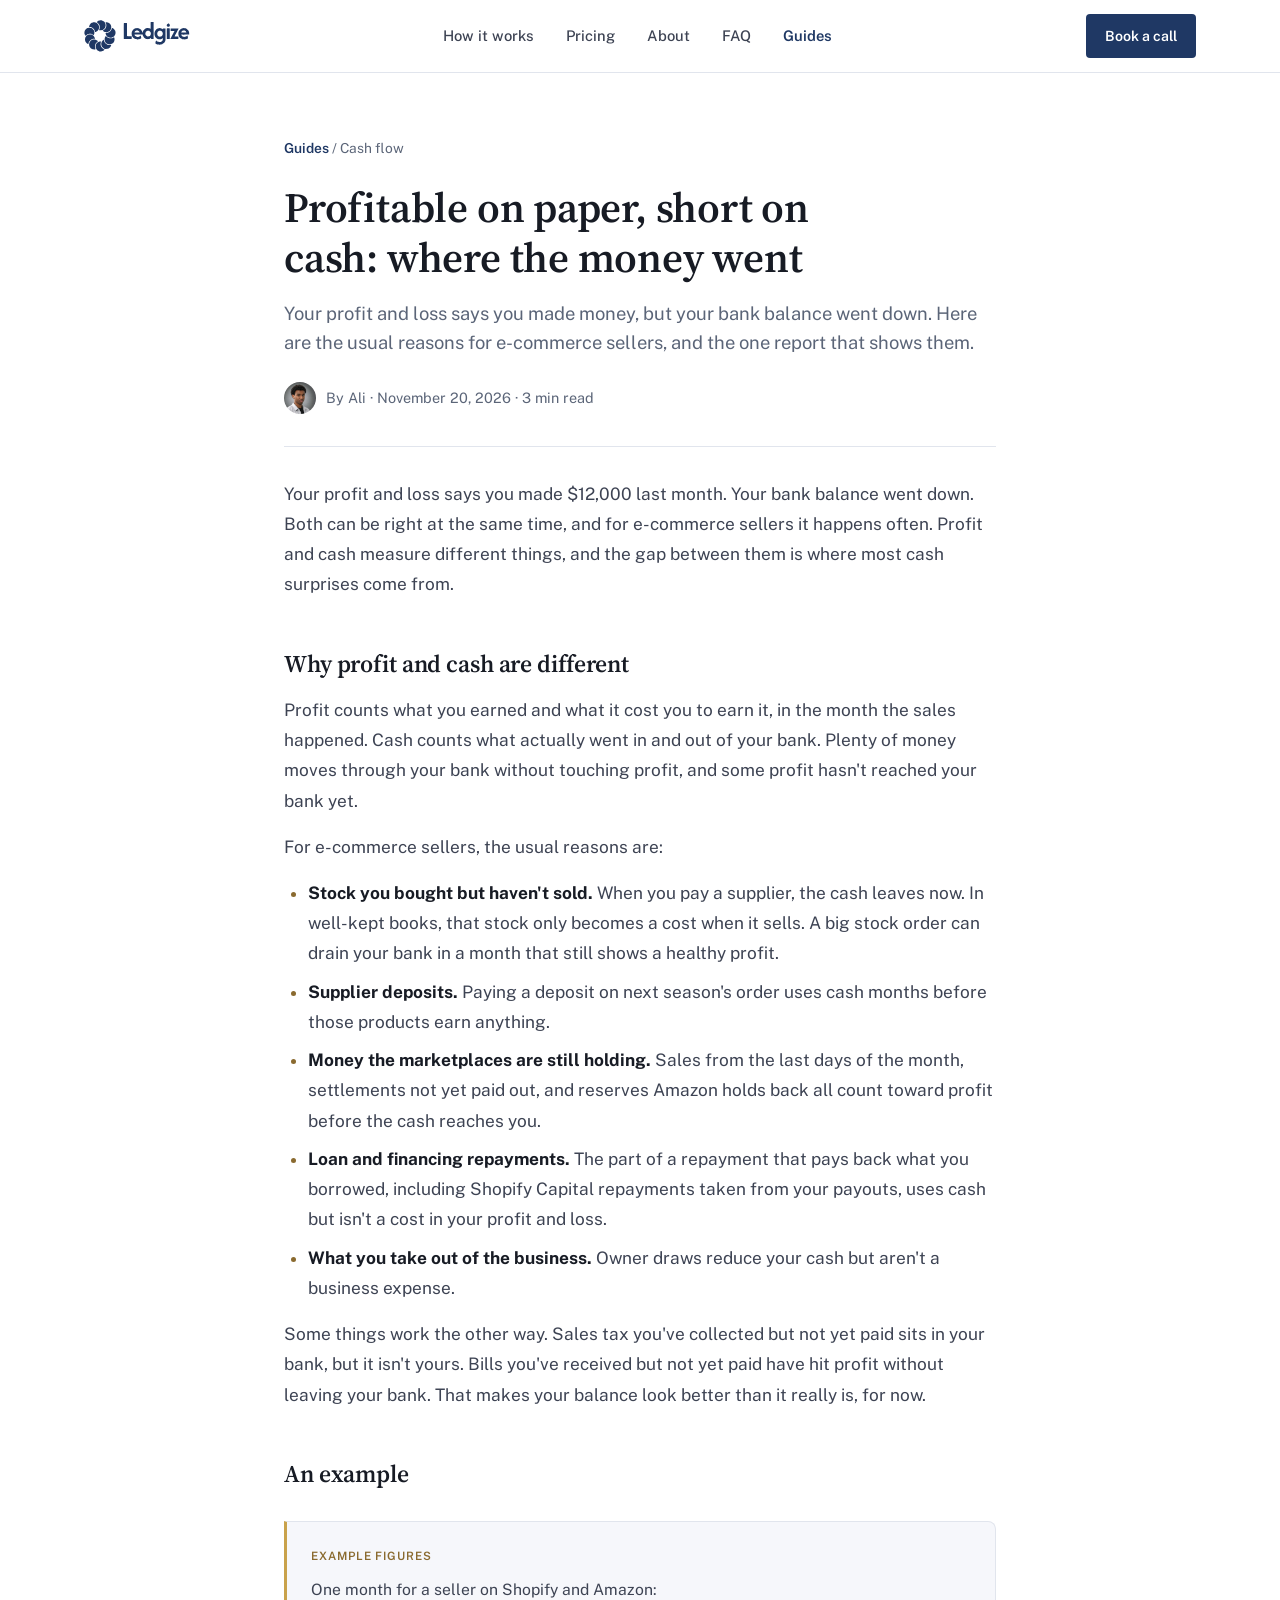
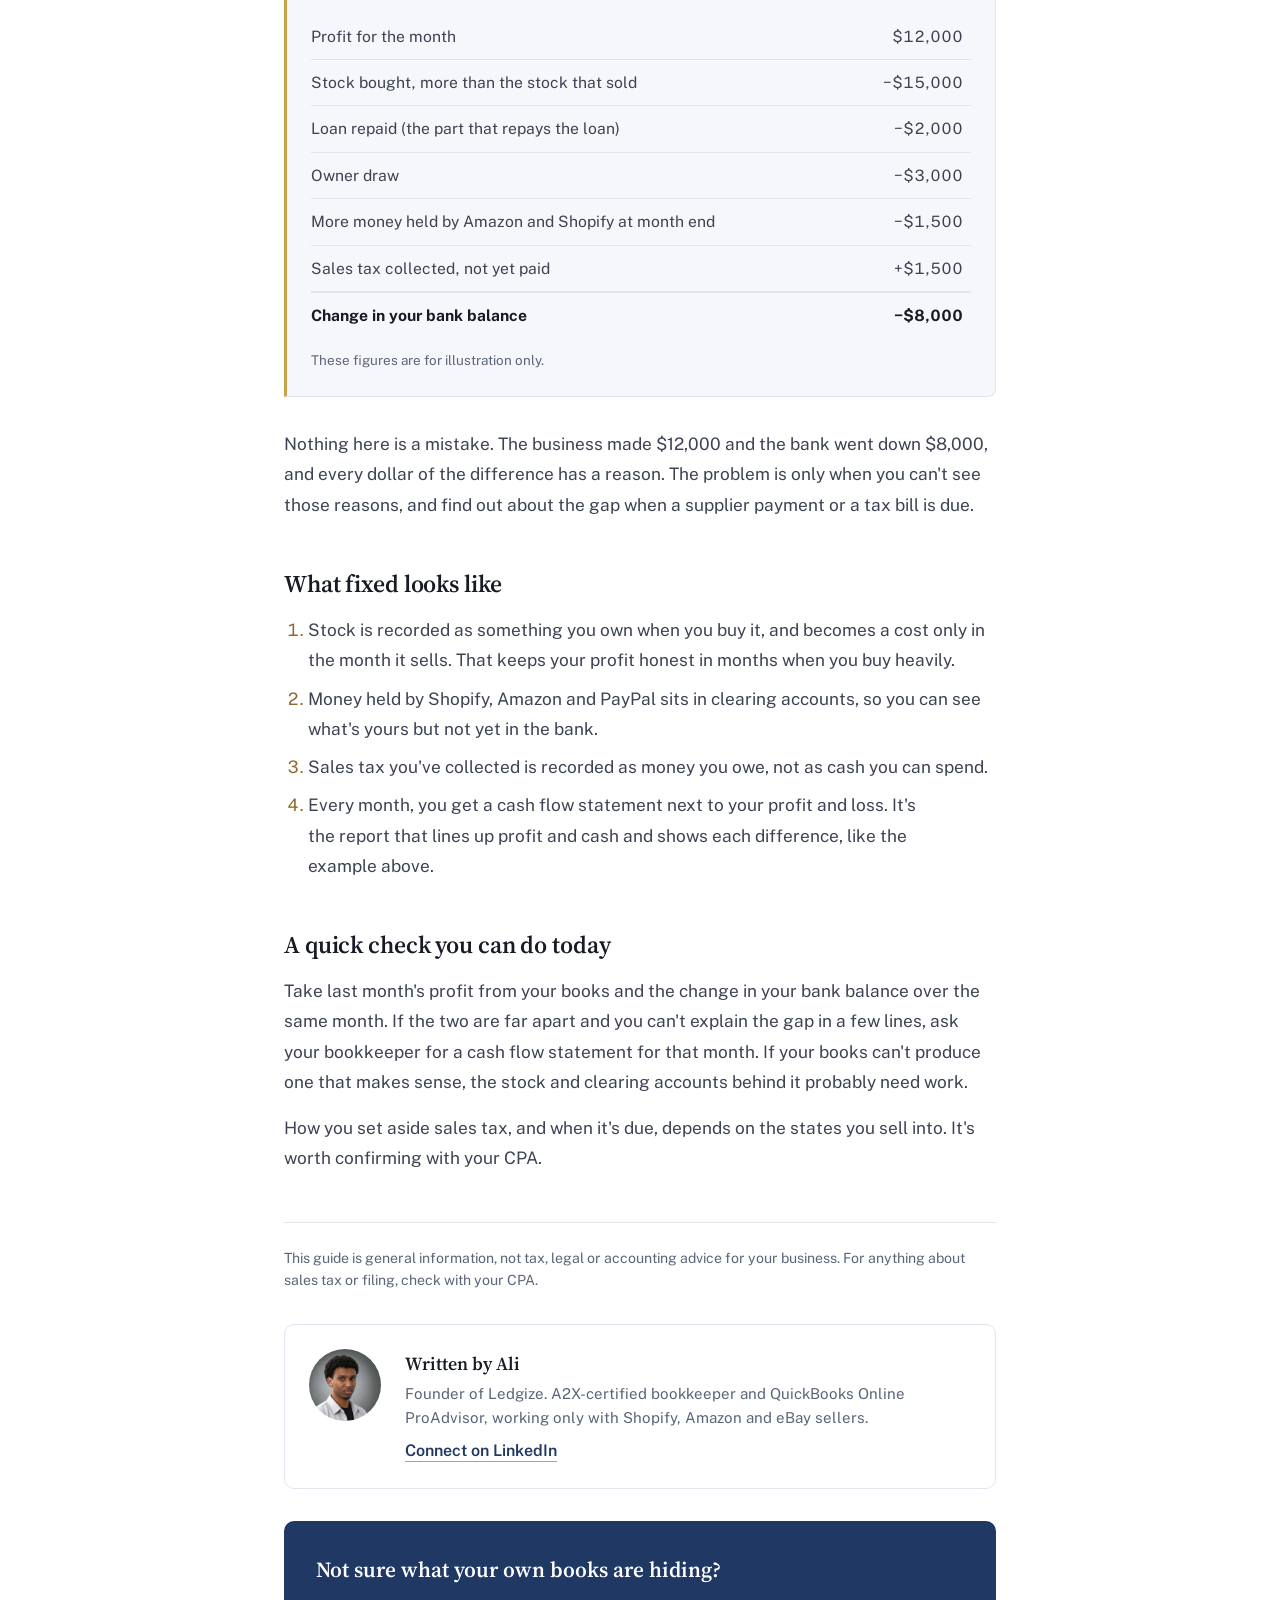
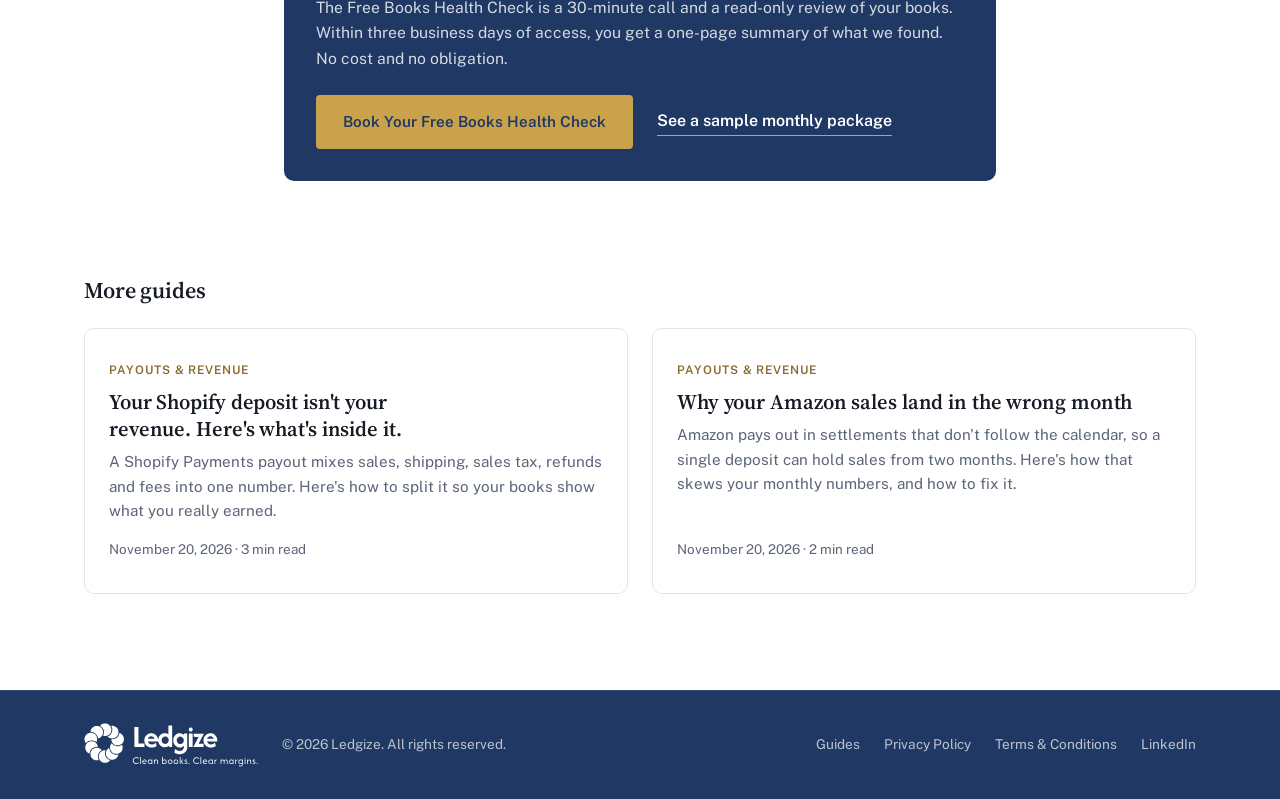
<file: guides/profitable-but-short-on-cash.html>
<!DOCTYPE html>
<html lang="en">
<head>
  <meta charset="UTF-8" />
  <meta name="viewport" content="width=device-width, initial-scale=1.0" />
  <meta name="color-scheme" content="light dark" />
  <title>Profitable on paper, short on cash: where the money went: Ledgize Guides</title>
  <meta name="description" content="Your profit and loss says you made money, but your bank balance went down. Here are the usual reasons for e-commerce sellers, and the one report that shows them." />
  <link rel="canonical" href="https://www.ledgize.com/guides/profitable-but-short-on-cash.html" />
  <meta property="og:type" content="article" />
  <meta property="og:site_name" content="Ledgize" />
  <meta property="og:title" content="Profitable on paper, short on cash: where the money went: Ledgize Guides" />
  <meta property="og:description" content="Your profit and loss says you made money, but your bank balance went down. Here are the usual reasons for e-commerce sellers, and the one report that shows them." />
  <meta property="og:url" content="https://www.ledgize.com/guides/profitable-but-short-on-cash.html" />
  <meta property="og:image" content="https://www.ledgize.com/assets/og-image.png?v=4" />
  <meta name="twitter:card" content="summary_large_image" />
  <meta name="twitter:title" content="Profitable on paper, short on cash: where the money went: Ledgize Guides" />
  <meta name="twitter:description" content="Your profit and loss says you made money, but your bank balance went down. Here are the usual reasons for e-commerce sellers, and the one report that shows them." />
  <meta name="twitter:image" content="https://www.ledgize.com/assets/og-image.png?v=4" />
  <link rel="alternate" type="application/rss+xml" title="Ledgize Guides" href="/guides/feed.xml" />
  <link rel="icon" href="/assets/favicon.svg" type="image/svg+xml">
  <link rel="icon" href="/assets/favicon-32.png?v=2" sizes="32x32" type="image/png">
  <link rel="icon" href="/assets/favicon-192.png" sizes="192x192" type="image/png">
  <link rel="apple-touch-icon" href="/assets/apple-touch-icon.png">
  <link rel="shortcut icon" href="/favicon.ico?v=2" />
  <link rel="preload" href="/assets/fonts/source-serif4-600.woff2" as="font" type="font/woff2" crossorigin />
  <link rel="preload" href="/assets/fonts/public-sans-400.woff2" as="font" type="font/woff2" crossorigin />
  <link rel="stylesheet" href="/css/styles.css?v=41" />
  <script type="application/ld+json">
  {
    "@context": "https://schema.org",
    "@type": "Article",
    "headline": "Profitable on paper, short on cash: where the money went",
    "description": "Your profit and loss says you made money, but your bank balance went down. Here are the usual reasons for e-commerce sellers, and the one report that shows them.",
    "datePublished": "2026-11-20",
    "dateModified": "2026-11-20",
    "mainEntityOfPage": "https://www.ledgize.com/guides/profitable-but-short-on-cash.html",
    "image": "https://www.ledgize.com/assets/og-image.png?v=4",
    "author": { "@type": "Person", "name": "Ali", "url": "https://www.linkedin.com/in/abdullahi-ali-21b149436" },
    "publisher": { "@type": "Organization", "name": "Ledgize", "logo": { "@type": "ImageObject", "url": "https://www.ledgize.com/assets/ledgize-logo-full-1200.png" } }
  }
  </script>
</head>
<body>

  <a href="#main-content" class="skip-link">Skip to main content</a>

  <header class="site-header">
    <div class="container header-inner">
      <a href="/" class="logo" aria-label="Ledgize home"><svg class="logo-svg" width="462" height="140" aria-hidden="true" focusable="false" xmlns="http://www.w3.org/2000/svg" viewBox="129 364 462 140"><g fill="currentColor"><path transform="translate(129 504) scale(0.0125 -0.0125)" d="M5595 11069 c-127 -12 -237 -36 -329 -71 -43 -17 -100 -36 -127 -43
-26 -7 -63 -25 -82 -39 -18 -14 -82 -51 -141 -81 -160 -82 -174 -94 -300 -230
-102 -111 -116 -130 -116 -161 0 -53 14 -71 88 -108 37 -19 78 -46 92 -61 14
-15 66 -57 115 -95 170 -128 405 -404 487 -571 118 -243 154 -341 204 -569 34
-150 42 -399 20 -579 -9 -74 -19 -138 -22 -143 -3 -4 -11 -49 -19 -100 -15
-97 -30 -142 -121 -344 -30 -67 -54 -128 -54 -136 0 -36 37 -59 150 -95 l115
-37 255 0 255 0 196 51 c232 61 352 116 546 249 201 138 417 353 479 477 15
29 44 79 65 113 48 76 58 98 131 314 118 343 126 628 29 990 -29 107 -54 175
-91 244 -27 53 -50 104 -50 114 -1 81 -360 503 -483 568 -26 13 -71 46 -100
72 -58 52 -251 150 -357 181 -36 11 -87 28 -115 39 -125 51 -469 75 -720 51z
M7592 10395 c-48 -21 -48 -36 2 -128 25 -46 46 -90 46 -97 0 -7 18 -57 40
-112 42 -106 87 -268 114 -413 30 -160 27 -571 -5 -665 -10 -30 -23 -85 -29
-122 -15 -95 -143 -396 -212 -496 -16 -23 -40 -68 -54 -98 -14 -31 -49 -82
-80 -114 -30 -32 -74 -85 -97 -118 -41 -58 -124 -135 -274 -255 -39 -31 -75
-62 -78 -68 -4 -6 -28 -20 -54 -31 -25 -10 -55 -28 -67 -39 -11 -11 -56 -34
-100 -52 -210 -88 -222 -128 -73 -254 143 -121 403 -266 563 -315 39 -12 91
-30 116 -41 83 -37 475 -57 654 -33 66 9 141 19 166 22 24 3 61 14 81 24 19
10 74 28 120 40 46 12 109 36 139 55 30 18 84 45 119 59 35 14 78 36 95 49 17
13 55 36 84 52 28 15 64 44 78 62 15 19 50 50 79 68 29 19 75 62 104 97 28 35
80 96 115 136 35 39 78 100 95 135 17 34 54 103 81 152 28 50 59 122 71 160
11 39 34 106 51 149 74 196 67 765 -13 976 -16 41 -37 104 -48 140 -12 36 -34
85 -51 110 -17 25 -46 77 -64 115 -18 39 -52 95 -76 125 -63 79 -243 280 -251
280 -4 0 -39 29 -78 64 -38 36 -85 73 -103 82 -18 9 -64 39 -102 66 -89 65
-218 124 -331 153 -49 12 -108 32 -130 43 -83 43 -565 71 -643 37z M3275
10385 c-55 -8 -120 -22 -144 -31 -24 -9 -73 -24 -110 -34 -83 -23 -223 -80
-287 -118 -27 -16 -89 -51 -138 -77 -102 -55 -237 -172 -379 -330 -129 -142
-260 -350 -287 -453 -10 -37 -31 -92 -48 -123 -17 -34 -35 -87 -42 -130 -6
-41 -18 -96 -26 -124 -21 -76 -23 -181 -3 -200 18 -19 86 -29 297 -45 152 -11
315 -42 372 -70 19 -9 58 -23 85 -30 70 -19 145 -53 228 -104 40 -24 93 -52
120 -61 26 -10 67 -35 91 -56 23 -21 74 -59 113 -86 171 -117 432 -430 532
-638 24 -49 53 -110 66 -135 60 -117 105 -252 120 -363 25 -178 24 -176 51
-193 53 -36 209 1 364 85 19 11 82 43 139 72 126 63 278 176 345 255 28 33 76
83 108 113 33 29 70 75 83 101 14 28 39 57 59 69 30 19 76 102 76 138 0 3 16
31 34 62 35 57 96 215 143 366 65 213 53 707 -21 893 -20 48 -45 117 -56 153
-11 36 -33 85 -50 108 -37 50 -56 91 -71 150 -7 29 -27 61 -58 95 -26 28 -91
104 -144 168 -60 72 -121 134 -160 161 -35 25 -80 66 -100 91 -29 34 -52 50
-98 67 -33 12 -76 35 -95 50 -20 15 -56 36 -82 45 -26 10 -69 30 -97 45 -28
16 -95 37 -154 49 -57 12 -116 26 -130 32 -111 42 -455 59 -646 33z M1855
8495 c-5 -2 -75 -9 -155 -14 -175 -12 -412 -71 -483 -119 -23 -16 -59 -35 -80
-41 -20 -7 -59 -27 -85 -46 -27 -18 -72 -45 -101 -60 -29 -14 -72 -43 -94 -64
-23 -21 -60 -50 -81 -65 -73 -49 -197 -171 -221 -216 -12 -25 -33 -54 -45 -65
-49 -43 -130 -156 -149 -206 -12 -29 -36 -78 -55 -108 -31 -52 -70 -171 -128
-391 -29 -107 -33 -629 -6 -700 10 -25 22 -67 28 -95 28 -128 180 -462 259
-568 70 -95 76 -93 256 83 72 70 157 144 190 165 74 47 189 121 247 158 24 15
57 38 75 51 17 13 60 29 95 35 35 7 98 28 141 46 130 56 491 115 697 115 103
-1 270 -23 326 -43 22 -8 87 -24 144 -36 103 -21 174 -49 385 -152 168 -82
226 -117 281 -169 49 -47 67 -55 104 -50 27 3 69 52 86 99 10 25 32 86 51 135
65 172 109 480 99 686 -11 217 -74 461 -166 639 -21 42 -43 88 -49 102 -39
104 -274 390 -390 475 -31 22 -62 48 -70 58 -8 9 -44 34 -80 56 -36 21 -86 54
-111 74 -25 20 -49 36 -54 36 -6 0 -64 27 -130 59 -147 72 -286 105 -529 126
-167 15 -185 16 -202 10z M9793 8405 c-24 -17 -47 -79 -63 -175 -7 -36 -30
-114 -52 -175 -23 -60 -47 -134 -55 -164 -17 -65 -74 -181 -99 -202 -9 -8 -50
-64 -90 -126 -131 -202 -309 -384 -491 -504 -34 -22 -69 -51 -77 -64 -8 -13
-40 -32 -70 -44 -30 -11 -77 -34 -105 -51 -54 -33 -259 -110 -406 -153 -105
-30 -400 -58 -585 -56 -107 1 -116 -1 -132 -21 -25 -30 -24 -125 2 -215 11
-39 25 -99 31 -135 6 -36 26 -101 44 -145 18 -44 42 -110 54 -146 12 -36 33
-81 47 -100 14 -19 39 -60 55 -92 17 -32 47 -77 67 -100 21 -23 56 -67 79 -97
83 -110 290 -292 394 -348 41 -22 108 -59 149 -82 112 -64 139 -76 214 -94 37
-9 90 -28 117 -41 57 -29 175 -43 435 -52 219 -7 341 7 499 57 66 21 136 41
155 45 19 4 71 26 115 49 45 22 92 46 105 52 88 42 171 92 210 127 25 23 72
62 105 86 33 23 74 62 90 84 17 23 58 72 93 109 34 37 62 71 62 75 0 5 18 30
39 56 56 68 147 242 181 345 15 48 37 110 48 137 73 178 76 197 76 495 l1 275
-37 125 c-20 69 -44 155 -53 192 -9 37 -40 107 -67 155 -28 49 -59 112 -69
142 -12 35 -36 72 -67 105 -27 28 -57 65 -67 81 -59 94 -345 359 -437 406 -24
12 -60 35 -80 51 -21 16 -63 40 -95 53 -32 14 -89 40 -127 60 -75 38 -110 43
-143 20z M1925 6140 c-160 -14 -473 -106 -580 -170 -16 -10 -54 -28 -84 -40
-143 -56 -470 -338 -568 -490 -20 -30 -53 -77 -74 -105 -20 -27 -47 -75 -58
-105 -12 -30 -37 -75 -56 -99 -19 -24 -37 -60 -41 -80 -6 -36 -13 -66 -59
-241 -14 -52 -28 -135 -31 -185 -3 -49 -13 -115 -21 -145 -19 -70 -12 -174 28
-372 16 -81 29 -162 29 -180 0 -18 11 -53 24 -78 13 -25 29 -65 36 -90 53
-195 302 -544 495 -693 22 -17 59 -48 82 -68 22 -21 60 -48 84 -60 24 -12 60
-35 80 -51 44 -36 209 -98 258 -98 79 0 105 61 126 295 6 64 17 102 57 195 27
63 62 147 77 186 16 40 42 91 58 115 17 24 66 98 109 163 94 143 273 339 359
394 33 21 67 47 75 56 29 36 206 153 255 170 28 9 83 36 123 60 39 24 101 51
137 60 36 9 90 27 120 40 133 60 613 100 769 66 108 -24 131 54 66 229 -15 42
-36 114 -45 160 -10 46 -29 99 -43 119 -13 20 -35 61 -48 91 -36 81 -148 246
-218 321 -34 36 -90 98 -125 137 -35 40 -82 84 -105 100 -22 15 -61 44 -86 64
-25 20 -61 44 -80 54 -19 10 -59 35 -88 55 -75 54 -292 149 -376 165 -39 8
-85 19 -101 25 -81 32 -367 47 -560 30z M7634 5562 c-5 -4 -23 -25 -39 -47
-16 -22 -43 -56 -60 -75 -34 -38 -113 -164 -152 -245 -14 -27 -38 -64 -54 -81
-26 -27 -31 -41 -39 -120 -5 -49 -24 -132 -41 -184 -62 -190 -64 -575 -4 -795
76 -279 105 -354 171 -447 18 -26 46 -73 63 -105 16 -32 46 -78 68 -103 22
-25 50 -60 63 -79 58 -84 310 -300 404 -348 28 -14 74 -41 103 -59 85 -54 149
-83 218 -99 36 -9 88 -24 115 -35 87 -34 203 -59 325 -70 66 -6 130 -13 142
-15 42 -10 278 14 348 35 39 11 104 25 145 31 118 17 484 201 597 301 36 32
70 58 75 58 12 0 198 187 198 200 0 6 27 39 59 74 33 35 71 86 84 113 14 26
46 82 71 123 26 41 56 107 67 145 12 39 29 86 39 105 71 140 119 573 86 771
-8 46 -17 111 -21 144 -14 123 -102 349 -147 379 -38 25 -98 2 -179 -70 -20
-18 -62 -39 -92 -48 -31 -9 -69 -27 -85 -41 -16 -14 -67 -38 -113 -54 -46 -16
-129 -45 -184 -65 -179 -63 -488 -97 -703 -76 -59 5 -136 13 -172 16 -111 10
-458 115 -550 166 -30 17 -80 44 -110 60 -30 16 -68 42 -85 58 -16 15 -52 37
-79 49 -27 12 -73 43 -101 69 -28 26 -84 74 -124 107 -41 33 -100 92 -132 131
-94 115 -141 150 -175 126z M3425 4364 c-129 -9 -330 -45 -390 -71 -33 -14
-100 -36 -150 -49 -52 -15 -113 -39 -145 -60 -30 -19 -86 -51 -124 -72 -39
-20 -95 -60 -125 -87 -31 -28 -82 -68 -113 -88 -68 -46 -138 -119 -166 -173
-11 -21 -41 -59 -67 -84 -25 -25 -63 -74 -83 -110 -20 -36 -53 -92 -74 -124
-21 -33 -49 -95 -63 -138 -14 -43 -35 -99 -48 -126 -14 -26 -27 -65 -31 -87
-4 -22 -16 -67 -26 -100 -33 -108 -54 -364 -41 -480 24 -202 93 -472 157 -613
70 -153 223 -370 356 -504 38 -38 68 -72 68 -77 0 -4 22 -20 49 -35 28 -14 63
-44 80 -65 19 -24 44 -42 70 -49 21 -7 63 -29 92 -49 66 -45 296 -151 368
-169 30 -7 75 -22 100 -33 114 -49 535 -51 782 -3 188 36 195 58 84 286 -53
108 -66 145 -75 211 -5 44 -23 134 -38 200 -43 192 -41 542 6 735 66 272 142
449 287 670 23 36 49 79 58 95 47 92 412 420 543 489 123 64 129 98 35 201
-31 34 -68 78 -84 98 -15 20 -60 59 -100 86 -39 28 -112 78 -162 112 -236 163
-712 284 -1030 263z M6776 4206 c-57 -46 -121 -93 -140 -106 -20 -12 -55 -46
-78 -75 -24 -29 -81 -96 -128 -148 -111 -122 -177 -229 -205 -326 -12 -43 -38
-104 -58 -137 -96 -156 -140 -567 -97 -899 25 -196 127 -488 209 -600 20 -27
51 -70 68 -95 18 -25 50 -70 72 -101 51 -73 257 -268 346 -330 39 -26 81 -57
95 -68 14 -11 30 -21 36 -21 7 0 36 -16 65 -36 151 -103 501 -203 739 -212
178 -7 439 21 550 58 205 68 308 107 335 126 17 12 53 29 80 39 28 10 66 30
85 45 19 14 51 36 70 47 20 12 47 34 60 48 14 15 50 44 81 65 53 37 109 103
309 370 70 93 145 241 167 328 9 37 29 94 45 127 29 62 35 113 18 146 -14 25
-52 24 -195 -2 -162 -29 -366 -43 -445 -30 -36 6 -135 20 -220 30 -85 11 -175
27 -200 35 -179 57 -292 102 -336 131 -28 19 -78 46 -112 60 -216 88 -611 447
-713 649 -25 50 -64 125 -85 166 -75 146 -144 308 -160 376 -8 38 -24 103 -35
144 -11 41 -24 111 -29 154 -19 154 -46 160 -194 42z M5640 3665 c-47 -8 -116
-19 -155 -26 -38 -6 -125 -29 -193 -51 -68 -22 -145 -45 -172 -52 -27 -7 -75
-30 -107 -50 -32 -21 -105 -68 -163 -106 -98 -63 -310 -241 -310 -260 0 -5
-22 -33 -49 -62 -79 -86 -232 -330 -295 -469 -14 -30 -29 -88 -35 -129 -6 -41
-24 -114 -41 -163 -56 -158 -60 -523 -9 -709 19 -69 47 -182 69 -276 6 -23 33
-79 61 -125 28 -45 62 -104 74 -132 69 -149 291 -397 451 -504 41 -28 94 -66
118 -85 23 -19 63 -44 90 -56 27 -11 60 -29 75 -39 14 -10 49 -25 76 -34 28
-8 82 -28 121 -45 72 -30 203 -66 284 -77 25 -4 81 -13 125 -22 92 -18 198
-13 385 17 63 10 142 22 175 25 33 4 83 17 111 30 28 12 96 36 150 53 67 21
126 49 181 84 156 100 177 113 229 145 83 52 282 257 290 299 11 57 -27 89
-144 120 -66 17 -160 65 -237 119 -33 23 -82 52 -108 63 -48 22 -129 86 -223
178 -28 28 -68 64 -88 79 -21 16 -48 48 -63 72 -14 24 -40 56 -58 71 -61 51
-249 335 -274 414 -10 35 -31 88 -45 119 -14 30 -35 93 -47 140 -11 46 -31
120 -44 164 -29 101 -45 458 -26 590 7 44 16 129 21 189 11 133 28 190 97 324
58 114 63 140 32 168 -27 25 -205 29 -329 9z"/><path transform="translate(296 474) scale(0.0125 -0.0125)" d="M10024 8080 c-58 -23 -55 48 -54 -1193 1 -1064 0 -1140 -16 -1158
-34 -37 -89 -23 -160 41 -22 21 -67 47 -100 59 -32 13 -81 35 -109 51 -29 16
-80 34 -120 40 -38 7 -116 23 -172 36 -192 46 -435 50 -605 10 -36 -8 -121
-24 -189 -36 -68 -12 -140 -30 -159 -40 -19 -11 -72 -37 -117 -59 -99 -47
-231 -137 -333 -226 -41 -36 -100 -82 -131 -103 -31 -20 -67 -50 -81 -67 -60
-72 -159 -207 -174 -237 -9 -18 -36 -58 -59 -88 -52 -67 -79 -120 -149 -294
-30 -74 -62 -149 -72 -167 -9 -18 -20 -64 -25 -103 -12 -96 -38 -203 -53 -216
-30 -24 -78 86 -97 216 -25 182 -155 466 -278 606 -21 23 -44 54 -51 67 -22
42 -159 199 -217 249 -30 26 -72 64 -92 84 -21 20 -55 44 -77 53 -21 9 -59 35
-84 59 -53 51 -239 151 -360 194 -47 17 -101 37 -120 45 -19 8 -69 18 -110 21
-41 4 -140 16 -220 28 -153 21 -271 21 -434 -2 -44 -6 -132 -17 -197 -25 -73
-8 -136 -22 -166 -35 -26 -12 -90 -37 -141 -55 -52 -19 -122 -51 -155 -73 -34
-22 -80 -50 -102 -62 -22 -13 -62 -42 -90 -65 -27 -23 -72 -56 -100 -75 -27
-18 -70 -52 -95 -75 -25 -23 -58 -50 -73 -60 -15 -10 -39 -36 -52 -59 -13 -23
-40 -57 -60 -76 -20 -19 -46 -52 -56 -73 -11 -21 -44 -64 -72 -95 -59 -64
-172 -268 -206 -372 -12 -35 -30 -83 -41 -105 -21 -44 -63 -286 -81 -465 -13
-136 -6 -310 22 -495 11 -71 24 -166 30 -210 6 -47 19 -93 31 -113 11 -18 33
-74 48 -123 27 -86 112 -252 172 -334 16 -22 45 -65 65 -95 32 -50 78 -103
184 -217 90 -97 408 -323 519 -369 30 -13 77 -35 104 -49 27 -14 56 -25 64
-25 7 0 44 -13 81 -29 80 -35 415 -94 631 -111 169 -13 392 2 540 35 58 13
145 31 194 40 49 9 114 29 145 44 31 16 91 41 135 56 43 15 115 49 160 75 44
27 111 65 147 84 107 57 133 114 94 213 -8 21 -18 61 -24 88 -22 118 -35 177
-66 295 -18 69 -43 176 -56 239 -36 171 -67 197 -143 117 -132 -141 -319 -253
-561 -336 -220 -75 -624 -93 -805 -35 -156 50 -354 166 -415 242 -22 28 -52
58 -67 67 -37 23 -135 172 -153 234 -9 28 -27 75 -40 104 -62 132 -6 200 122
149 93 -36 369 -43 1533 -38 591 2 1091 7 1112 12 47 9 58 -10 69 -121 10 -93
11 -97 146 -409 38 -87 162 -285 197 -314 10 -8 27 -33 38 -55 102 -203 630
-594 851 -631 45 -8 136 -26 202 -40 228 -50 588 -46 746 10 39 13 96 29 127
35 31 5 72 19 91 29 20 11 83 44 140 73 58 29 127 74 155 99 119 109 188 129
227 67 17 -28 19 -42 14 -93 -15 -128 -14 -137 25 -159 33 -20 54 -21 310 -25
358 -4 515 4 541 30 19 19 19 87 19 2924 0 2107 -3 2911 -11 2928 -6 14 -22
30 -36 36 -29 13 -916 14 -949 1z m-4560 -2980 c33 -5 75 -18 95 -29 209 -111
214 -114 310 -211 61 -61 110 -122 135 -166 117 -207 121 -220 81 -260 -30
-30 -61 -30 -295 1 -234 31 -1220 13 -1340 -24 -75 -24 -140 -3 -140 44 0 29
91 212 141 285 79 112 332 308 447 345 105 33 408 42 566 15z m3808 -61 c32
-6 88 -23 126 -39 37 -16 89 -34 116 -41 32 -8 64 -27 99 -58 29 -25 78 -68
110 -95 32 -27 77 -74 100 -105 23 -31 50 -65 60 -76 11 -11 28 -40 39 -65 11
-25 33 -73 49 -107 115 -240 112 -613 -6 -857 -82 -168 -201 -321 -284 -365
-13 -7 -42 -30 -65 -51 -27 -25 -61 -44 -99 -55 -32 -9 -86 -30 -121 -45 -92
-42 -174 -53 -354 -48 l-157 5 -124 46 c-213 80 -389 210 -458 338 -17 33 -43
73 -57 89 -96 114 -159 467 -121 675 68 374 232 613 525 764 198 102 385 129
622 90z M612 7703 c-44 -17 -42 104 -42 -2772 l0 -2710 24 -28 24 -28 1347 -2
c1569 -2 1384 -20 1386 135 0 53 3 237 5 407 4 349 2 374 -33 416 l-25 29
-765 0 c-830 -1 -793 -3 -825 52 -10 19 -13 450 -15 2213 -1 1205 -2 2200 -3
2213 0 13 -13 37 -29 53 l-29 29 -504 -1 c-277 0 -509 -3 -516 -6z M16030
7526 c-119 -22 -159 -46 -285 -171 -163 -162 -194 -452 -72 -674 49 -89 56
-96 134 -148 237 -156 444 -160 672 -13 109 71 194 221 222 394 19 117 -50
339 -129 417 -26 25 -65 66 -88 91 -85 94 -271 137 -454 104z M12930 5955
c-273 -36 -307 -43 -398 -89 -48 -24 -98 -47 -112 -51 -94 -27 -254 -122 -347
-207 -54 -48 -127 -114 -162 -145 -65 -58 -182 -199 -268 -322 -26 -36 -59
-80 -74 -97 -14 -18 -34 -54 -44 -80 -10 -27 -33 -83 -51 -124 -19 -41 -38
-94 -43 -118 -5 -24 -21 -61 -36 -83 -23 -32 -29 -56 -36 -127 -4 -49 -20
-158 -35 -243 -34 -196 -35 -343 -5 -524 12 -71 26 -178 31 -237 7 -90 13
-113 35 -145 14 -21 33 -63 42 -93 8 -30 26 -73 38 -95 13 -22 33 -70 45 -108
12 -37 38 -89 59 -115 20 -26 71 -93 112 -150 135 -187 150 -207 182 -240 41
-43 308 -261 350 -286 18 -10 57 -33 87 -51 30 -18 73 -38 95 -45 22 -7 78
-30 125 -51 47 -20 122 -44 167 -53 45 -8 99 -22 119 -31 43 -18 314 -21 509
-5 131 11 326 57 379 90 18 10 64 32 103 48 40 16 90 44 112 62 23 17 67 44
99 60 32 15 72 44 89 63 67 76 118 85 149 25 34 -66 3 -413 -51 -575 -173
-516 -672 -800 -1265 -718 -154 21 -268 45 -325 67 -27 11 -95 36 -150 54 -55
19 -122 49 -150 67 -27 18 -66 39 -85 47 -19 7 -53 30 -75 51 -22 20 -59 46
-82 58 -27 13 -54 39 -74 70 -55 84 -141 112 -164 54 -19 -50 -65 -208 -65
-227 0 -12 -16 -78 -35 -147 -19 -68 -44 -171 -54 -229 -11 -58 -29 -129 -40
-158 -44 -110 -24 -176 67 -229 26 -15 61 -37 77 -49 27 -20 111 -62 365 -181
102 -49 194 -79 330 -109 63 -15 142 -33 175 -41 84 -20 481 -30 555 -14 149
33 195 41 315 55 138 16 211 35 340 85 43 17 95 34 115 37 129 22 520 255 612
366 24 28 60 62 81 75 21 13 46 38 55 55 10 17 40 57 67 88 55 63 153 216 208
325 97 192 109 223 118 307 5 46 22 146 36 223 l27 140 4 1918 c3 1988 3 1985
-38 2007 -13 7 -154 10 -420 8 l-399 -3 -23 -23 c-21 -21 -23 -30 -20 -116 2
-81 0 -96 -18 -119 -39 -49 -91 -36 -175 44 -22 21 -58 45 -80 55 -22 9 -64
34 -92 56 -80 61 -276 133 -432 158 -341 54 -382 57 -551 35z m568 -951 c341
-118 541 -314 667 -654 23 -61 65 -278 65 -333 0 -65 -53 -328 -80 -396 -35
-91 -100 -211 -133 -249 -18 -20 -46 -55 -63 -78 -25 -35 -129 -132 -199 -186
-25 -20 -203 -97 -284 -123 -42 -14 -92 -18 -220 -19 l-166 -1 -106 38 c-58
20 -113 37 -121 37 -46 0 -267 178 -355 285 -57 69 -158 276 -198 404 -55 178
-55 386 0 560 35 109 133 308 185 376 73 95 323 295 368 295 8 0 60 15 116 34
56 19 110 37 121 40 11 3 89 3 173 1 132 -4 163 -8 230 -31z M21340 5950 c-63
-9 -154 -22 -202 -29 -94 -12 -295 -87 -426 -158 -244 -133 -534 -384 -637
-553 -15 -25 -44 -63 -65 -85 -43 -44 -104 -145 -151 -245 -16 -36 -43 -92
-59 -125 -28 -56 -39 -98 -90 -320 -50 -221 -49 -636 3 -850 14 -55 28 -124
31 -154 9 -70 104 -307 156 -385 22 -35 40 -67 40 -74 0 -6 26 -46 59 -89 32
-43 65 -92 74 -109 21 -42 275 -295 345 -344 31 -22 68 -48 82 -59 57 -42 289
-167 388 -208 162 -68 176 -72 280 -89 54 -8 147 -24 207 -34 260 -46 580 -45
775 1 47 11 124 26 171 33 137 21 366 119 629 270 73 42 86 55 99 104 11 39
-13 211 -36 255 -8 16 -21 61 -29 100 -7 40 -26 122 -40 182 -14 61 -36 159
-49 220 -35 164 -59 172 -173 58 -77 -77 -303 -232 -368 -253 -419 -136 -780
-160 -1006 -65 -35 15 -90 36 -123 48 -78 27 -179 102 -290 218 -121 126 -142
155 -175 246 -15 43 -39 106 -51 140 -43 114 -1 156 130 130 241 -49 222 -48
1433 -45 l1137 3 28 21 c27 20 28 26 31 110 9 261 -37 757 -76 824 -12 19 -26
57 -32 83 -14 66 -127 292 -184 369 -199 270 -293 378 -367 423 -32 20 -83 58
-111 84 -75 68 -320 221 -371 232 -23 5 -72 23 -110 40 -77 35 -154 50 -404
79 -212 24 -318 24 -473 0z m424 -841 c108 -14 169 -38 287 -111 153 -94 300
-249 350 -370 14 -35 38 -81 52 -102 31 -44 34 -77 11 -100 -19 -19 14 -20
-292 4 -389 31 -1154 20 -1344 -19 -111 -23 -177 18 -148 91 60 148 224 368
322 433 24 15 69 45 100 66 148 101 411 143 662 108z M15671 5866 c-53 -23
-50 71 -51 -1862 l0 -1790 25 -24 25 -23 475 -1 474 -1 23 23 23 23 0 1797 c0
2006 6 1844 -67 1857 -56 9 -907 10 -927 1z M16991 5841 c-31 -31 -32 -38 -29
-453 3 -356 4 -389 21 -405 16 -17 60 -18 646 -23 765 -6 716 7 619 -164 -28
-50 -64 -111 -78 -136 -15 -25 -41 -72 -58 -105 -16 -33 -54 -107 -84 -165
-31 -58 -74 -140 -96 -183 -23 -43 -45 -84 -50 -90 -6 -7 -41 -73 -80 -147
-130 -253 -231 -441 -241 -454 -6 -8 -21 -38 -34 -67 -12 -30 -34 -74 -48 -99
-79 -137 -293 -546 -304 -580 -4 -14 -21 -41 -36 -61 -16 -20 -42 -65 -57
-100 -16 -35 -68 -134 -116 -219 -93 -166 -100 -195 -56 -217 20 -10 307 -13
1382 -13 l1357 1 20 26 c20 25 21 38 21 417 0 332 -2 395 -15 413 -17 24 -78
48 -100 39 -8 -3 -277 -6 -597 -6 l-582 -2 -23 27 c-32 37 -29 44 120 325 182
342 214 404 261 495 23 44 51 95 64 112 12 17 29 51 38 75 8 23 32 70 54 103
21 33 54 94 73 135 19 42 50 100 69 130 19 30 42 77 51 103 9 26 32 66 52 89
19 23 35 47 35 54 0 6 15 40 34 75 102 194 276 528 325 624 31 61 65 124 77
140 43 63 124 229 124 256 0 61 81 58 -1367 58 -728 0 -1334 3 -1347 7 -17 4
-30 0 -45 -15z"/></g></svg></a>

      <nav class="site-nav" id="site-nav">
        <a href="/#how-it-works">How it works</a>
        <a href="/#services">Pricing</a>
        <a href="/#about">About</a>
        <a href="/#faq">FAQ</a>
        <a href="/guides/" aria-current="page">Guides</a>
      </nav>
      <a href="https://calendar.app.google/x4VN65FmpogkEirC7" target="_blank" rel="noopener noreferrer" class="btn btn-primary btn-sm header-cta">Book a call</a>

      <button class="nav-toggle" id="nav-toggle" aria-label="Toggle navigation" aria-expanded="false">
        <span></span><span></span><span></span>
      </button>
    </div>
  </header>

  <main id="main-content" tabindex="-1">
    <article class="guide">
      <div class="container guide-inner">
        <nav class="guide-crumbs" aria-label="Breadcrumb"><a href="/guides/">Guides</a> <span aria-hidden="true">/</span> Cash flow</nav>
        <h1 class="guide-title">Profitable on paper, short on cash: where the money went</h1>
        <p class="guide-dek">Your profit and loss says you made money, but your bank balance went down. Here are the usual reasons for e-commerce sellers, and the one report that shows them.</p>
        <p class="guide-meta"><img src="/assets/ali-founder.jpg" alt="" width="400" height="400" class="guide-meta-photo" /> By Ali &#183; November 20, 2026 &#183; 3 min read</p>

        <div class="guide-body">
<p>Your profit and loss says you made $12,000 last month. Your bank balance went down. Both can be right at the same time, and for e-commerce sellers it happens often. Profit and cash measure different things, and the gap between them is where most cash surprises come from.</p>

<h2>Why profit and cash are different</h2>
<p>Profit counts what you earned and what it cost you to earn it, in the month the sales happened. Cash counts what actually went in and out of your bank. Plenty of money moves through your bank without touching profit, and some profit hasn't reached your bank yet.</p>
<p>For e-commerce sellers, the usual reasons are:</p>
<ul>
  <li><strong>Stock you bought but haven't sold.</strong> When you pay a supplier, the cash leaves now. In well-kept books, that stock only becomes a cost when it sells. A big stock order can drain your bank in a month that still shows a healthy profit.</li>
  <li><strong>Supplier deposits.</strong> Paying a deposit on next season's order uses cash months before those products earn anything.</li>
  <li><strong>Money the marketplaces are still holding.</strong> Sales from the last days of the month, settlements not yet paid out, and reserves Amazon holds back all count toward profit before the cash reaches you.</li>
  <li><strong>Loan and financing repayments.</strong> The part of a repayment that pays back what you borrowed, including Shopify Capital repayments taken from your payouts, uses cash but isn't a cost in your profit and loss.</li>
  <li><strong>What you take out of the business.</strong> Owner draws reduce your cash but aren't a business expense.</li>
</ul>
<p>Some things work the other way. Sales tax you've collected but not yet paid sits in your bank, but it isn't yours. Bills you've received but not yet paid have hit profit without leaving your bank. That makes your balance look better than it really is, for now.</p>

<h2>An example</h2>
<div class="guide-example">
  <p class="guide-example-label">Example figures</p>
  <p>One month for a seller on Shopify and Amazon:</p>
  <table>
    <tbody>
      <tr><td>Profit for the month</td><td>$12,000</td></tr>
      <tr><td>Stock bought, more than the stock that sold</td><td>&minus;$15,000</td></tr>
      <tr><td>Loan repaid (the part that repays the loan)</td><td>&minus;$2,000</td></tr>
      <tr><td>Owner draw</td><td>&minus;$3,000</td></tr>
      <tr><td>More money held by Amazon and Shopify at month end</td><td>&minus;$1,500</td></tr>
      <tr><td>Sales tax collected, not yet paid</td><td>+$1,500</td></tr>
      <tr class="guide-total"><td>Change in your bank balance</td><td>&minus;$8,000</td></tr>
    </tbody>
  </table>
  <p class="guide-example-note">These figures are for illustration only.</p>
</div>
<p>Nothing here is a mistake. The business made $12,000 and the bank went down $8,000, and every dollar of the difference has a reason. The problem is only when you can't see those reasons, and find out about the gap when a supplier payment or a tax bill is due.</p>

<h2>What fixed looks like</h2>
<ol>
  <li>Stock is recorded as something you own when you buy it, and becomes a cost only in the month it sells. That keeps your profit honest in months when you buy heavily.</li>
  <li>Money held by Shopify, Amazon and PayPal sits in clearing accounts, so you can see what's yours but not yet in the bank.</li>
  <li>Sales tax you've collected is recorded as money you owe, not as cash you can spend.</li>
  <li>Every month, you get a cash flow statement next to your profit and loss. It's the report that lines up profit and cash and shows each difference, like the example above.</li>
</ol>

<h2>A quick check you can do today</h2>
<p>Take last month's profit from your books and the change in your bank balance over the same month. If the two are far apart and you can't explain the gap in a few lines, ask your bookkeeper for a cash flow statement for that month. If your books can't produce one that makes sense, the stock and clearing accounts behind it probably need work.</p>
<p>How you set aside sales tax, and when it's due, depends on the states you sell into. It's worth confirming with your CPA.</p>
        </div>

        <p class="guide-disclaimer">This guide is general information, not tax, legal or accounting advice for your business. For anything about sales tax or filing, check with your CPA.</p>

        <aside class="guide-author">
          <img src="/assets/ali-founder.jpg" alt="Ali, founder of Ledgize" width="400" height="400" loading="lazy" class="guide-author-photo" />
          <div>
            <p class="guide-author-name">Written by Ali</p>
            <p class="guide-author-role">Founder of Ledgize. A2X-certified bookkeeper and QuickBooks Online ProAdvisor, working only with Shopify, Amazon and eBay sellers.</p>
            <p class="about-linkedin"><a href="https://www.linkedin.com/in/abdullahi-ali-21b149436" target="_blank" rel="noopener noreferrer">Connect on LinkedIn</a></p>
          </div>
        </aside>

        <aside class="guide-cta">
          <p class="guide-cta-title">Not sure what your own books are hiding?</p>
          <p>The Free Books Health Check is a 30-minute call and a read-only review of your books. Within three business days of access, you get a one-page summary of what we found. No cost and no obligation.</p>
          <div class="guide-cta-actions">
            <a href="https://calendar.app.google/x4VN65FmpogkEirC7" target="_blank" rel="noopener noreferrer" class="btn btn-on-navy">Book Your Free Books Health Check</a>
            <a href="/#sample" class="guide-cta-link">See a sample monthly package</a>
          </div>
        </aside>
      </div>
    </article>
      <section class="guides-more">
        <div class="container">
          <h2 class="guides-more-title">More guides</h2>
          <div class="guides-grid">
          <article class="guide-card">
            <p class="guide-card-cat">Payouts &amp; revenue</p>
            <h2 class="guide-card-title"><a href="/guides/shopify-deposit-isnt-your-revenue.html">Your Shopify deposit isn&#x27;t your revenue. Here&#x27;s what&#x27;s inside it.</a></h2>
            <p class="guide-card-desc">A Shopify Payments payout mixes sales, shipping, sales tax, refunds and fees into one number. Here&#x27;s how to split it so your books show what you really earned.</p>
            <p class="guide-card-meta">November 20, 2026 &#183; 3 min read</p>
          </article>
          <article class="guide-card">
            <p class="guide-card-cat">Payouts &amp; revenue</p>
            <h2 class="guide-card-title"><a href="/guides/amazon-sales-wrong-month.html">Why your Amazon sales land in the wrong month</a></h2>
            <p class="guide-card-desc">Amazon pays out in settlements that don&#x27;t follow the calendar, so a single deposit can hold sales from two months. Here&#x27;s how that skews your monthly numbers, and how to fix it.</p>
            <p class="guide-card-meta">November 20, 2026 &#183; 2 min read</p>
          </article>
          </div>
        </div>
      </section>
  </main>

  <footer class="site-footer">
    <div class="container footer-inner">
      <div class="footer-left">
        <span class="logo-footer"><svg class="logo-footer-svg" width="602" height="152" aria-hidden="true" focusable="false" xmlns="http://www.w3.org/2000/svg" viewBox="129 364 602 152"><g fill="currentColor"><path transform="translate(129 504) scale(0.0125 -0.0125)" d="M5595 11069 c-127 -12 -237 -36 -329 -71 -43 -17 -100 -36 -127 -43
-26 -7 -63 -25 -82 -39 -18 -14 -82 -51 -141 -81 -160 -82 -174 -94 -300 -230
-102 -111 -116 -130 -116 -161 0 -53 14 -71 88 -108 37 -19 78 -46 92 -61 14
-15 66 -57 115 -95 170 -128 405 -404 487 -571 118 -243 154 -341 204 -569 34
-150 42 -399 20 -579 -9 -74 -19 -138 -22 -143 -3 -4 -11 -49 -19 -100 -15
-97 -30 -142 -121 -344 -30 -67 -54 -128 -54 -136 0 -36 37 -59 150 -95 l115
-37 255 0 255 0 196 51 c232 61 352 116 546 249 201 138 417 353 479 477 15
29 44 79 65 113 48 76 58 98 131 314 118 343 126 628 29 990 -29 107 -54 175
-91 244 -27 53 -50 104 -50 114 -1 81 -360 503 -483 568 -26 13 -71 46 -100
72 -58 52 -251 150 -357 181 -36 11 -87 28 -115 39 -125 51 -469 75 -720 51z
M7592 10395 c-48 -21 -48 -36 2 -128 25 -46 46 -90 46 -97 0 -7 18 -57 40
-112 42 -106 87 -268 114 -413 30 -160 27 -571 -5 -665 -10 -30 -23 -85 -29
-122 -15 -95 -143 -396 -212 -496 -16 -23 -40 -68 -54 -98 -14 -31 -49 -82
-80 -114 -30 -32 -74 -85 -97 -118 -41 -58 -124 -135 -274 -255 -39 -31 -75
-62 -78 -68 -4 -6 -28 -20 -54 -31 -25 -10 -55 -28 -67 -39 -11 -11 -56 -34
-100 -52 -210 -88 -222 -128 -73 -254 143 -121 403 -266 563 -315 39 -12 91
-30 116 -41 83 -37 475 -57 654 -33 66 9 141 19 166 22 24 3 61 14 81 24 19
10 74 28 120 40 46 12 109 36 139 55 30 18 84 45 119 59 35 14 78 36 95 49 17
13 55 36 84 52 28 15 64 44 78 62 15 19 50 50 79 68 29 19 75 62 104 97 28 35
80 96 115 136 35 39 78 100 95 135 17 34 54 103 81 152 28 50 59 122 71 160
11 39 34 106 51 149 74 196 67 765 -13 976 -16 41 -37 104 -48 140 -12 36 -34
85 -51 110 -17 25 -46 77 -64 115 -18 39 -52 95 -76 125 -63 79 -243 280 -251
280 -4 0 -39 29 -78 64 -38 36 -85 73 -103 82 -18 9 -64 39 -102 66 -89 65
-218 124 -331 153 -49 12 -108 32 -130 43 -83 43 -565 71 -643 37z M3275
10385 c-55 -8 -120 -22 -144 -31 -24 -9 -73 -24 -110 -34 -83 -23 -223 -80
-287 -118 -27 -16 -89 -51 -138 -77 -102 -55 -237 -172 -379 -330 -129 -142
-260 -350 -287 -453 -10 -37 -31 -92 -48 -123 -17 -34 -35 -87 -42 -130 -6
-41 -18 -96 -26 -124 -21 -76 -23 -181 -3 -200 18 -19 86 -29 297 -45 152 -11
315 -42 372 -70 19 -9 58 -23 85 -30 70 -19 145 -53 228 -104 40 -24 93 -52
120 -61 26 -10 67 -35 91 -56 23 -21 74 -59 113 -86 171 -117 432 -430 532
-638 24 -49 53 -110 66 -135 60 -117 105 -252 120 -363 25 -178 24 -176 51
-193 53 -36 209 1 364 85 19 11 82 43 139 72 126 63 278 176 345 255 28 33 76
83 108 113 33 29 70 75 83 101 14 28 39 57 59 69 30 19 76 102 76 138 0 3 16
31 34 62 35 57 96 215 143 366 65 213 53 707 -21 893 -20 48 -45 117 -56 153
-11 36 -33 85 -50 108 -37 50 -56 91 -71 150 -7 29 -27 61 -58 95 -26 28 -91
104 -144 168 -60 72 -121 134 -160 161 -35 25 -80 66 -100 91 -29 34 -52 50
-98 67 -33 12 -76 35 -95 50 -20 15 -56 36 -82 45 -26 10 -69 30 -97 45 -28
16 -95 37 -154 49 -57 12 -116 26 -130 32 -111 42 -455 59 -646 33z M1855
8495 c-5 -2 -75 -9 -155 -14 -175 -12 -412 -71 -483 -119 -23 -16 -59 -35 -80
-41 -20 -7 -59 -27 -85 -46 -27 -18 -72 -45 -101 -60 -29 -14 -72 -43 -94 -64
-23 -21 -60 -50 -81 -65 -73 -49 -197 -171 -221 -216 -12 -25 -33 -54 -45 -65
-49 -43 -130 -156 -149 -206 -12 -29 -36 -78 -55 -108 -31 -52 -70 -171 -128
-391 -29 -107 -33 -629 -6 -700 10 -25 22 -67 28 -95 28 -128 180 -462 259
-568 70 -95 76 -93 256 83 72 70 157 144 190 165 74 47 189 121 247 158 24 15
57 38 75 51 17 13 60 29 95 35 35 7 98 28 141 46 130 56 491 115 697 115 103
-1 270 -23 326 -43 22 -8 87 -24 144 -36 103 -21 174 -49 385 -152 168 -82
226 -117 281 -169 49 -47 67 -55 104 -50 27 3 69 52 86 99 10 25 32 86 51 135
65 172 109 480 99 686 -11 217 -74 461 -166 639 -21 42 -43 88 -49 102 -39
104 -274 390 -390 475 -31 22 -62 48 -70 58 -8 9 -44 34 -80 56 -36 21 -86 54
-111 74 -25 20 -49 36 -54 36 -6 0 -64 27 -130 59 -147 72 -286 105 -529 126
-167 15 -185 16 -202 10z M9793 8405 c-24 -17 -47 -79 -63 -175 -7 -36 -30
-114 -52 -175 -23 -60 -47 -134 -55 -164 -17 -65 -74 -181 -99 -202 -9 -8 -50
-64 -90 -126 -131 -202 -309 -384 -491 -504 -34 -22 -69 -51 -77 -64 -8 -13
-40 -32 -70 -44 -30 -11 -77 -34 -105 -51 -54 -33 -259 -110 -406 -153 -105
-30 -400 -58 -585 -56 -107 1 -116 -1 -132 -21 -25 -30 -24 -125 2 -215 11
-39 25 -99 31 -135 6 -36 26 -101 44 -145 18 -44 42 -110 54 -146 12 -36 33
-81 47 -100 14 -19 39 -60 55 -92 17 -32 47 -77 67 -100 21 -23 56 -67 79 -97
83 -110 290 -292 394 -348 41 -22 108 -59 149 -82 112 -64 139 -76 214 -94 37
-9 90 -28 117 -41 57 -29 175 -43 435 -52 219 -7 341 7 499 57 66 21 136 41
155 45 19 4 71 26 115 49 45 22 92 46 105 52 88 42 171 92 210 127 25 23 72
62 105 86 33 23 74 62 90 84 17 23 58 72 93 109 34 37 62 71 62 75 0 5 18 30
39 56 56 68 147 242 181 345 15 48 37 110 48 137 73 178 76 197 76 495 l1 275
-37 125 c-20 69 -44 155 -53 192 -9 37 -40 107 -67 155 -28 49 -59 112 -69
142 -12 35 -36 72 -67 105 -27 28 -57 65 -67 81 -59 94 -345 359 -437 406 -24
12 -60 35 -80 51 -21 16 -63 40 -95 53 -32 14 -89 40 -127 60 -75 38 -110 43
-143 20z M1925 6140 c-160 -14 -473 -106 -580 -170 -16 -10 -54 -28 -84 -40
-143 -56 -470 -338 -568 -490 -20 -30 -53 -77 -74 -105 -20 -27 -47 -75 -58
-105 -12 -30 -37 -75 -56 -99 -19 -24 -37 -60 -41 -80 -6 -36 -13 -66 -59
-241 -14 -52 -28 -135 -31 -185 -3 -49 -13 -115 -21 -145 -19 -70 -12 -174 28
-372 16 -81 29 -162 29 -180 0 -18 11 -53 24 -78 13 -25 29 -65 36 -90 53
-195 302 -544 495 -693 22 -17 59 -48 82 -68 22 -21 60 -48 84 -60 24 -12 60
-35 80 -51 44 -36 209 -98 258 -98 79 0 105 61 126 295 6 64 17 102 57 195 27
63 62 147 77 186 16 40 42 91 58 115 17 24 66 98 109 163 94 143 273 339 359
394 33 21 67 47 75 56 29 36 206 153 255 170 28 9 83 36 123 60 39 24 101 51
137 60 36 9 90 27 120 40 133 60 613 100 769 66 108 -24 131 54 66 229 -15 42
-36 114 -45 160 -10 46 -29 99 -43 119 -13 20 -35 61 -48 91 -36 81 -148 246
-218 321 -34 36 -90 98 -125 137 -35 40 -82 84 -105 100 -22 15 -61 44 -86 64
-25 20 -61 44 -80 54 -19 10 -59 35 -88 55 -75 54 -292 149 -376 165 -39 8
-85 19 -101 25 -81 32 -367 47 -560 30z M7634 5562 c-5 -4 -23 -25 -39 -47
-16 -22 -43 -56 -60 -75 -34 -38 -113 -164 -152 -245 -14 -27 -38 -64 -54 -81
-26 -27 -31 -41 -39 -120 -5 -49 -24 -132 -41 -184 -62 -190 -64 -575 -4 -795
76 -279 105 -354 171 -447 18 -26 46 -73 63 -105 16 -32 46 -78 68 -103 22
-25 50 -60 63 -79 58 -84 310 -300 404 -348 28 -14 74 -41 103 -59 85 -54 149
-83 218 -99 36 -9 88 -24 115 -35 87 -34 203 -59 325 -70 66 -6 130 -13 142
-15 42 -10 278 14 348 35 39 11 104 25 145 31 118 17 484 201 597 301 36 32
70 58 75 58 12 0 198 187 198 200 0 6 27 39 59 74 33 35 71 86 84 113 14 26
46 82 71 123 26 41 56 107 67 145 12 39 29 86 39 105 71 140 119 573 86 771
-8 46 -17 111 -21 144 -14 123 -102 349 -147 379 -38 25 -98 2 -179 -70 -20
-18 -62 -39 -92 -48 -31 -9 -69 -27 -85 -41 -16 -14 -67 -38 -113 -54 -46 -16
-129 -45 -184 -65 -179 -63 -488 -97 -703 -76 -59 5 -136 13 -172 16 -111 10
-458 115 -550 166 -30 17 -80 44 -110 60 -30 16 -68 42 -85 58 -16 15 -52 37
-79 49 -27 12 -73 43 -101 69 -28 26 -84 74 -124 107 -41 33 -100 92 -132 131
-94 115 -141 150 -175 126z M3425 4364 c-129 -9 -330 -45 -390 -71 -33 -14
-100 -36 -150 -49 -52 -15 -113 -39 -145 -60 -30 -19 -86 -51 -124 -72 -39
-20 -95 -60 -125 -87 -31 -28 -82 -68 -113 -88 -68 -46 -138 -119 -166 -173
-11 -21 -41 -59 -67 -84 -25 -25 -63 -74 -83 -110 -20 -36 -53 -92 -74 -124
-21 -33 -49 -95 -63 -138 -14 -43 -35 -99 -48 -126 -14 -26 -27 -65 -31 -87
-4 -22 -16 -67 -26 -100 -33 -108 -54 -364 -41 -480 24 -202 93 -472 157 -613
70 -153 223 -370 356 -504 38 -38 68 -72 68 -77 0 -4 22 -20 49 -35 28 -14 63
-44 80 -65 19 -24 44 -42 70 -49 21 -7 63 -29 92 -49 66 -45 296 -151 368
-169 30 -7 75 -22 100 -33 114 -49 535 -51 782 -3 188 36 195 58 84 286 -53
108 -66 145 -75 211 -5 44 -23 134 -38 200 -43 192 -41 542 6 735 66 272 142
449 287 670 23 36 49 79 58 95 47 92 412 420 543 489 123 64 129 98 35 201
-31 34 -68 78 -84 98 -15 20 -60 59 -100 86 -39 28 -112 78 -162 112 -236 163
-712 284 -1030 263z M6776 4206 c-57 -46 -121 -93 -140 -106 -20 -12 -55 -46
-78 -75 -24 -29 -81 -96 -128 -148 -111 -122 -177 -229 -205 -326 -12 -43 -38
-104 -58 -137 -96 -156 -140 -567 -97 -899 25 -196 127 -488 209 -600 20 -27
51 -70 68 -95 18 -25 50 -70 72 -101 51 -73 257 -268 346 -330 39 -26 81 -57
95 -68 14 -11 30 -21 36 -21 7 0 36 -16 65 -36 151 -103 501 -203 739 -212
178 -7 439 21 550 58 205 68 308 107 335 126 17 12 53 29 80 39 28 10 66 30
85 45 19 14 51 36 70 47 20 12 47 34 60 48 14 15 50 44 81 65 53 37 109 103
309 370 70 93 145 241 167 328 9 37 29 94 45 127 29 62 35 113 18 146 -14 25
-52 24 -195 -2 -162 -29 -366 -43 -445 -30 -36 6 -135 20 -220 30 -85 11 -175
27 -200 35 -179 57 -292 102 -336 131 -28 19 -78 46 -112 60 -216 88 -611 447
-713 649 -25 50 -64 125 -85 166 -75 146 -144 308 -160 376 -8 38 -24 103 -35
144 -11 41 -24 111 -29 154 -19 154 -46 160 -194 42z M5640 3665 c-47 -8 -116
-19 -155 -26 -38 -6 -125 -29 -193 -51 -68 -22 -145 -45 -172 -52 -27 -7 -75
-30 -107 -50 -32 -21 -105 -68 -163 -106 -98 -63 -310 -241 -310 -260 0 -5
-22 -33 -49 -62 -79 -86 -232 -330 -295 -469 -14 -30 -29 -88 -35 -129 -6 -41
-24 -114 -41 -163 -56 -158 -60 -523 -9 -709 19 -69 47 -182 69 -276 6 -23 33
-79 61 -125 28 -45 62 -104 74 -132 69 -149 291 -397 451 -504 41 -28 94 -66
118 -85 23 -19 63 -44 90 -56 27 -11 60 -29 75 -39 14 -10 49 -25 76 -34 28
-8 82 -28 121 -45 72 -30 203 -66 284 -77 25 -4 81 -13 125 -22 92 -18 198
-13 385 17 63 10 142 22 175 25 33 4 83 17 111 30 28 12 96 36 150 53 67 21
126 49 181 84 156 100 177 113 229 145 83 52 282 257 290 299 11 57 -27 89
-144 120 -66 17 -160 65 -237 119 -33 23 -82 52 -108 63 -48 22 -129 86 -223
178 -28 28 -68 64 -88 79 -21 16 -48 48 -63 72 -14 24 -40 56 -58 71 -61 51
-249 335 -274 414 -10 35 -31 88 -45 119 -14 30 -35 93 -47 140 -11 46 -31
120 -44 164 -29 101 -45 458 -26 590 7 44 16 129 21 189 11 133 28 190 97 324
58 114 63 140 32 168 -27 25 -205 29 -329 9z"/><path transform="translate(296 474) scale(0.0125 -0.0125)" d="M10024 8080 c-58 -23 -55 48 -54 -1193 1 -1064 0 -1140 -16 -1158
-34 -37 -89 -23 -160 41 -22 21 -67 47 -100 59 -32 13 -81 35 -109 51 -29 16
-80 34 -120 40 -38 7 -116 23 -172 36 -192 46 -435 50 -605 10 -36 -8 -121
-24 -189 -36 -68 -12 -140 -30 -159 -40 -19 -11 -72 -37 -117 -59 -99 -47
-231 -137 -333 -226 -41 -36 -100 -82 -131 -103 -31 -20 -67 -50 -81 -67 -60
-72 -159 -207 -174 -237 -9 -18 -36 -58 -59 -88 -52 -67 -79 -120 -149 -294
-30 -74 -62 -149 -72 -167 -9 -18 -20 -64 -25 -103 -12 -96 -38 -203 -53 -216
-30 -24 -78 86 -97 216 -25 182 -155 466 -278 606 -21 23 -44 54 -51 67 -22
42 -159 199 -217 249 -30 26 -72 64 -92 84 -21 20 -55 44 -77 53 -21 9 -59 35
-84 59 -53 51 -239 151 -360 194 -47 17 -101 37 -120 45 -19 8 -69 18 -110 21
-41 4 -140 16 -220 28 -153 21 -271 21 -434 -2 -44 -6 -132 -17 -197 -25 -73
-8 -136 -22 -166 -35 -26 -12 -90 -37 -141 -55 -52 -19 -122 -51 -155 -73 -34
-22 -80 -50 -102 -62 -22 -13 -62 -42 -90 -65 -27 -23 -72 -56 -100 -75 -27
-18 -70 -52 -95 -75 -25 -23 -58 -50 -73 -60 -15 -10 -39 -36 -52 -59 -13 -23
-40 -57 -60 -76 -20 -19 -46 -52 -56 -73 -11 -21 -44 -64 -72 -95 -59 -64
-172 -268 -206 -372 -12 -35 -30 -83 -41 -105 -21 -44 -63 -286 -81 -465 -13
-136 -6 -310 22 -495 11 -71 24 -166 30 -210 6 -47 19 -93 31 -113 11 -18 33
-74 48 -123 27 -86 112 -252 172 -334 16 -22 45 -65 65 -95 32 -50 78 -103
184 -217 90 -97 408 -323 519 -369 30 -13 77 -35 104 -49 27 -14 56 -25 64
-25 7 0 44 -13 81 -29 80 -35 415 -94 631 -111 169 -13 392 2 540 35 58 13
145 31 194 40 49 9 114 29 145 44 31 16 91 41 135 56 43 15 115 49 160 75 44
27 111 65 147 84 107 57 133 114 94 213 -8 21 -18 61 -24 88 -22 118 -35 177
-66 295 -18 69 -43 176 -56 239 -36 171 -67 197 -143 117 -132 -141 -319 -253
-561 -336 -220 -75 -624 -93 -805 -35 -156 50 -354 166 -415 242 -22 28 -52
58 -67 67 -37 23 -135 172 -153 234 -9 28 -27 75 -40 104 -62 132 -6 200 122
149 93 -36 369 -43 1533 -38 591 2 1091 7 1112 12 47 9 58 -10 69 -121 10 -93
11 -97 146 -409 38 -87 162 -285 197 -314 10 -8 27 -33 38 -55 102 -203 630
-594 851 -631 45 -8 136 -26 202 -40 228 -50 588 -46 746 10 39 13 96 29 127
35 31 5 72 19 91 29 20 11 83 44 140 73 58 29 127 74 155 99 119 109 188 129
227 67 17 -28 19 -42 14 -93 -15 -128 -14 -137 25 -159 33 -20 54 -21 310 -25
358 -4 515 4 541 30 19 19 19 87 19 2924 0 2107 -3 2911 -11 2928 -6 14 -22
30 -36 36 -29 13 -916 14 -949 1z m-4560 -2980 c33 -5 75 -18 95 -29 209 -111
214 -114 310 -211 61 -61 110 -122 135 -166 117 -207 121 -220 81 -260 -30
-30 -61 -30 -295 1 -234 31 -1220 13 -1340 -24 -75 -24 -140 -3 -140 44 0 29
91 212 141 285 79 112 332 308 447 345 105 33 408 42 566 15z m3808 -61 c32
-6 88 -23 126 -39 37 -16 89 -34 116 -41 32 -8 64 -27 99 -58 29 -25 78 -68
110 -95 32 -27 77 -74 100 -105 23 -31 50 -65 60 -76 11 -11 28 -40 39 -65 11
-25 33 -73 49 -107 115 -240 112 -613 -6 -857 -82 -168 -201 -321 -284 -365
-13 -7 -42 -30 -65 -51 -27 -25 -61 -44 -99 -55 -32 -9 -86 -30 -121 -45 -92
-42 -174 -53 -354 -48 l-157 5 -124 46 c-213 80 -389 210 -458 338 -17 33 -43
73 -57 89 -96 114 -159 467 -121 675 68 374 232 613 525 764 198 102 385 129
622 90z M612 7703 c-44 -17 -42 104 -42 -2772 l0 -2710 24 -28 24 -28 1347 -2
c1569 -2 1384 -20 1386 135 0 53 3 237 5 407 4 349 2 374 -33 416 l-25 29
-765 0 c-830 -1 -793 -3 -825 52 -10 19 -13 450 -15 2213 -1 1205 -2 2200 -3
2213 0 13 -13 37 -29 53 l-29 29 -504 -1 c-277 0 -509 -3 -516 -6z M16030
7526 c-119 -22 -159 -46 -285 -171 -163 -162 -194 -452 -72 -674 49 -89 56
-96 134 -148 237 -156 444 -160 672 -13 109 71 194 221 222 394 19 117 -50
339 -129 417 -26 25 -65 66 -88 91 -85 94 -271 137 -454 104z M12930 5955
c-273 -36 -307 -43 -398 -89 -48 -24 -98 -47 -112 -51 -94 -27 -254 -122 -347
-207 -54 -48 -127 -114 -162 -145 -65 -58 -182 -199 -268 -322 -26 -36 -59
-80 -74 -97 -14 -18 -34 -54 -44 -80 -10 -27 -33 -83 -51 -124 -19 -41 -38
-94 -43 -118 -5 -24 -21 -61 -36 -83 -23 -32 -29 -56 -36 -127 -4 -49 -20
-158 -35 -243 -34 -196 -35 -343 -5 -524 12 -71 26 -178 31 -237 7 -90 13
-113 35 -145 14 -21 33 -63 42 -93 8 -30 26 -73 38 -95 13 -22 33 -70 45 -108
12 -37 38 -89 59 -115 20 -26 71 -93 112 -150 135 -187 150 -207 182 -240 41
-43 308 -261 350 -286 18 -10 57 -33 87 -51 30 -18 73 -38 95 -45 22 -7 78
-30 125 -51 47 -20 122 -44 167 -53 45 -8 99 -22 119 -31 43 -18 314 -21 509
-5 131 11 326 57 379 90 18 10 64 32 103 48 40 16 90 44 112 62 23 17 67 44
99 60 32 15 72 44 89 63 67 76 118 85 149 25 34 -66 3 -413 -51 -575 -173
-516 -672 -800 -1265 -718 -154 21 -268 45 -325 67 -27 11 -95 36 -150 54 -55
19 -122 49 -150 67 -27 18 -66 39 -85 47 -19 7 -53 30 -75 51 -22 20 -59 46
-82 58 -27 13 -54 39 -74 70 -55 84 -141 112 -164 54 -19 -50 -65 -208 -65
-227 0 -12 -16 -78 -35 -147 -19 -68 -44 -171 -54 -229 -11 -58 -29 -129 -40
-158 -44 -110 -24 -176 67 -229 26 -15 61 -37 77 -49 27 -20 111 -62 365 -181
102 -49 194 -79 330 -109 63 -15 142 -33 175 -41 84 -20 481 -30 555 -14 149
33 195 41 315 55 138 16 211 35 340 85 43 17 95 34 115 37 129 22 520 255 612
366 24 28 60 62 81 75 21 13 46 38 55 55 10 17 40 57 67 88 55 63 153 216 208
325 97 192 109 223 118 307 5 46 22 146 36 223 l27 140 4 1918 c3 1988 3 1985
-38 2007 -13 7 -154 10 -420 8 l-399 -3 -23 -23 c-21 -21 -23 -30 -20 -116 2
-81 0 -96 -18 -119 -39 -49 -91 -36 -175 44 -22 21 -58 45 -80 55 -22 9 -64
34 -92 56 -80 61 -276 133 -432 158 -341 54 -382 57 -551 35z m568 -951 c341
-118 541 -314 667 -654 23 -61 65 -278 65 -333 0 -65 -53 -328 -80 -396 -35
-91 -100 -211 -133 -249 -18 -20 -46 -55 -63 -78 -25 -35 -129 -132 -199 -186
-25 -20 -203 -97 -284 -123 -42 -14 -92 -18 -220 -19 l-166 -1 -106 38 c-58
20 -113 37 -121 37 -46 0 -267 178 -355 285 -57 69 -158 276 -198 404 -55 178
-55 386 0 560 35 109 133 308 185 376 73 95 323 295 368 295 8 0 60 15 116 34
56 19 110 37 121 40 11 3 89 3 173 1 132 -4 163 -8 230 -31z M21340 5950 c-63
-9 -154 -22 -202 -29 -94 -12 -295 -87 -426 -158 -244 -133 -534 -384 -637
-553 -15 -25 -44 -63 -65 -85 -43 -44 -104 -145 -151 -245 -16 -36 -43 -92
-59 -125 -28 -56 -39 -98 -90 -320 -50 -221 -49 -636 3 -850 14 -55 28 -124
31 -154 9 -70 104 -307 156 -385 22 -35 40 -67 40 -74 0 -6 26 -46 59 -89 32
-43 65 -92 74 -109 21 -42 275 -295 345 -344 31 -22 68 -48 82 -59 57 -42 289
-167 388 -208 162 -68 176 -72 280 -89 54 -8 147 -24 207 -34 260 -46 580 -45
775 1 47 11 124 26 171 33 137 21 366 119 629 270 73 42 86 55 99 104 11 39
-13 211 -36 255 -8 16 -21 61 -29 100 -7 40 -26 122 -40 182 -14 61 -36 159
-49 220 -35 164 -59 172 -173 58 -77 -77 -303 -232 -368 -253 -419 -136 -780
-160 -1006 -65 -35 15 -90 36 -123 48 -78 27 -179 102 -290 218 -121 126 -142
155 -175 246 -15 43 -39 106 -51 140 -43 114 -1 156 130 130 241 -49 222 -48
1433 -45 l1137 3 28 21 c27 20 28 26 31 110 9 261 -37 757 -76 824 -12 19 -26
57 -32 83 -14 66 -127 292 -184 369 -199 270 -293 378 -367 423 -32 20 -83 58
-111 84 -75 68 -320 221 -371 232 -23 5 -72 23 -110 40 -77 35 -154 50 -404
79 -212 24 -318 24 -473 0z m424 -841 c108 -14 169 -38 287 -111 153 -94 300
-249 350 -370 14 -35 38 -81 52 -102 31 -44 34 -77 11 -100 -19 -19 14 -20
-292 4 -389 31 -1154 20 -1344 -19 -111 -23 -177 18 -148 91 60 148 224 368
322 433 24 15 69 45 100 66 148 101 411 143 662 108z M15671 5866 c-53 -23
-50 71 -51 -1862 l0 -1790 25 -24 25 -23 475 -1 474 -1 23 23 23 23 0 1797 c0
2006 6 1844 -67 1857 -56 9 -907 10 -927 1z M16991 5841 c-31 -31 -32 -38 -29
-453 3 -356 4 -389 21 -405 16 -17 60 -18 646 -23 765 -6 716 7 619 -164 -28
-50 -64 -111 -78 -136 -15 -25 -41 -72 -58 -105 -16 -33 -54 -107 -84 -165
-31 -58 -74 -140 -96 -183 -23 -43 -45 -84 -50 -90 -6 -7 -41 -73 -80 -147
-130 -253 -231 -441 -241 -454 -6 -8 -21 -38 -34 -67 -12 -30 -34 -74 -48 -99
-79 -137 -293 -546 -304 -580 -4 -14 -21 -41 -36 -61 -16 -20 -42 -65 -57
-100 -16 -35 -68 -134 -116 -219 -93 -166 -100 -195 -56 -217 20 -10 307 -13
1382 -13 l1357 1 20 26 c20 25 21 38 21 417 0 332 -2 395 -15 413 -17 24 -78
48 -100 39 -8 -3 -277 -6 -597 -6 l-582 -2 -23 27 c-32 37 -29 44 120 325 182
342 214 404 261 495 23 44 51 95 64 112 12 17 29 51 38 75 8 23 32 70 54 103
21 33 54 94 73 135 19 42 50 100 69 130 19 30 42 77 51 103 9 26 32 66 52 89
19 23 35 47 35 54 0 6 15 40 34 75 102 194 276 528 325 624 31 61 65 124 77
140 43 63 124 229 124 256 0 61 81 58 -1367 58 -728 0 -1334 3 -1347 7 -17 4
-30 0 -45 -15z"/><path transform="translate(296 516) scale(0.0125 -0.0125)" d="M8277 2792 c-34 -38 -35 -67 -36 -995 -2 -987 -2 -973 44 -991 64
-24 135 8 155 70 21 63 71 64 172 2 158 -97 381 -96 572 4 139 73 277 261 311
426 46 213 -20 427 -179 586 -86 87 -146 120 -273 151 -159 40 -259 29 -422
-46 -98 -45 -113 -47 -138 -16 -17 22 -18 49 -17 383 2 390 -1 415 -51 434
-44 17 -120 12 -138 -8z m733 -937 c156 -55 255 -178 280 -346 36 -247 -100
-440 -356 -504 -73 -18 -129 -10 -237 35 -97 40 -108 49 -171 134 -90 121 -91
125 -91 261 l0 120 44 89 c55 111 89 145 187 186 139 58 233 65 344 25z M2162
2773 l-27 -28 -3 -941 -4 -941 25 -29 c35 -40 121 -43 162 -4 l26 24 -2 945
-1 944 -28 29 c-40 40 -110 40 -148 1z M13153 2785 c-31 -13 -61 -74 -47 -97
3 -5 5 -420 5 -923 0 -1054 -10 -960 97 -960 51 0 65 4 87 25 l27 25 -5 260
c-4 239 -3 265 15 323 18 60 18 67 4 103 -14 34 -16 116 -16 619 0 653 6 606
-77 629 -47 13 -51 13 -90 -4z M18884 2789 c-59 -17 -56 40 -55 -986 2 -1053
-4 -972 70 -993 56 -15 95 -12 119 10 l22 21 2 907 c3 1068 4 989 -20 1021
-21 29 -80 38 -138 20z M905 2685 c-44 -14 -114 -34 -155 -46 -41 -11 -95 -34
-120 -49 -25 -15 -62 -36 -82 -46 -54 -28 -225 -189 -249 -236 -11 -21 -35
-59 -53 -83 -141 -185 -164 -582 -47 -838 44 -98 153 -259 197 -291 21 -16 60
-50 85 -76 26 -27 60 -51 77 -55 16 -3 52 -22 79 -41 26 -19 64 -37 83 -40 19
-3 76 -20 125 -37 121 -42 371 -47 465 -10 30 12 84 31 120 42 57 17 155 67
255 128 64 39 92 144 57 212 -34 69 -73 64 -169 -21 -92 -82 -212 -133 -388
-164 -240 -42 -450 28 -625 208 -137 142 -210 323 -210 524 0 333 258 658 575
724 73 15 278 7 374 -16 84 -19 240 -110 302 -175 73 -78 129 -64 148 35 9 51
2 98 -20 134 -29 47 -198 138 -356 192 -147 49 -151 50 -269 49 -97 0 -134 -5
-199 -24z M17606 2690 c-284 -76 -494 -208 -612 -385 -19 -27 -44 -63 -57 -80
-33 -42 -103 -264 -118 -370 -13 -104 -7 -188 21 -268 11 -31 20 -65 20 -76 0
-39 41 -151 74 -200 19 -27 50 -77 70 -110 20 -33 60 -79 89 -103 28 -24 64
-57 79 -74 31 -35 170 -109 267 -143 230 -79 383 -90 570 -40 169 45 189 55
363 161 85 53 112 162 57 232 -36 46 -81 34 -164 -45 -84 -79 -245 -139 -435
-161 -154 -18 -337 23 -418 93 -18 16 -50 38 -71 48 -46 24 -174 168 -208 235
-50 98 -75 202 -80 337 -6 153 3 191 87 357 116 230 298 364 534 394 244 31
464 -36 624 -191 71 -67 130 -61 151 16 30 106 3 152 -135 235 -229 137 -509
192 -708 138z M31095 2527 c-118 -54 -79 -242 53 -255 64 -6 96 13 123 71 24
54 24 81 -2 126 -34 61 -110 87 -174 58z M5382 2064 c-12 -8 -31 -33 -42 -54
-36 -70 -53 -71 -180 -6 -176 91 -364 86 -576 -15 -223 -106 -366 -437 -299
-694 82 -313 316 -488 651 -487 114 1 132 6 246 76 105 63 131 62 153 -4 20
-60 45 -80 103 -80 31 0 49 6 65 22 l23 23 -1 592 -1 593 -24 25 c-28 29 -83
34 -118 9z m-388 -194 c172 -45 249 -106 311 -247 126 -283 -44 -570 -372
-627 -39 -6 -120 14 -219 55 -69 29 -80 37 -132 106 -91 120 -96 132 -100 261
-5 145 0 167 55 249 66 98 97 128 171 163 129 62 177 68 286 40z M6020 2052
l-28 -28 -1 -583 c-1 -361 2 -589 8 -600 27 -49 138 -53 178 -6 23 26 23 28
23 375 0 317 2 354 19 411 52 164 150 234 331 234 140 0 199 -26 264 -118 76
-107 76 -110 76 -521 0 -419 -4 -402 87 -413 66 -7 99 1 119 32 15 23 16 67
15 393 l-2 367 -29 86 c-78 233 -180 333 -383 375 -133 28 -236 6 -362 -77
-124 -81 -148 -79 -158 16 -9 86 -96 118 -157 57z M13833 2059 c-23 -11 -53
-37 -67 -59 -14 -22 -71 -95 -127 -162 -56 -68 -125 -153 -155 -190 -30 -37
-58 -70 -64 -73 -6 -3 -17 -20 -26 -37 -15 -29 -15 -31 33 -110 26 -44 64 -94
83 -111 32 -27 71 -75 210 -252 25 -31 62 -78 83 -103 22 -25 50 -63 63 -83
39 -62 140 -93 238 -75 70 13 65 33 -37 155 -50 60 -135 163 -187 227 -52 64
-113 138 -134 163 -66 77 -96 131 -96 173 0 44 26 81 240 334 69 82 129 154
133 161 33 53 -105 84 -190 42z M22098 2060 c-14 -11 -33 -37 -41 -59 -21 -51
-44 -58 -104 -30 -166 75 -217 90 -318 96 -337 19 -611 -231 -650 -592 -12
-106 41 -289 113 -394 122 -179 311 -275 544 -276 l107 0 132 67 c149 76 160
76 178 4 19 -77 99 -103 158 -52 l28 24 0 579 c1 318 -3 589 -7 602 -18 52
-93 69 -140 31z m-310 -210 c109 -42 178 -107 237 -224 50 -98 56 -145 34
-275 -14 -89 -33 -121 -148 -247 -42 -46 -195 -104 -275 -104 -132 0 -264 63
-345 165 -77 96 -85 122 -85 280 l-1 130 40 79 c97 191 334 277 543 196z
M22735 2056 l-24 -24 -1 -594 c0 -689 -9 -633 102 -633 108 0 104 -12 110 406
6 412 7 417 106 535 68 80 133 120 212 129 103 12 130 32 130 97 0 57 -61 105
-118 92 -62 -14 -179 -69 -222 -104 -81 -69 -118 -63 -131 21 -14 93 -105 134
-164 75z M24417 2059 l-27 -20 1 -592 c1 -326 5 -599 10 -608 23 -44 133 -50
173 -9 20 20 21 31 26 408 l5 387 30 53 c85 154 266 216 440 151 77 -28 114
-68 156 -166 l34 -78 2 -369 c2 -410 0 -399 70 -412 44 -8 110 11 123 36 6 12
10 152 10 372 0 431 11 488 112 569 61 50 60 50 162 64 189 27 307 -32 368
-184 22 -54 23 -68 25 -426 1 -203 3 -376 3 -383 0 -20 62 -52 100 -52 38 0
100 32 101 52 7 115 -5 749 -16 815 -24 149 -121 281 -250 343 -206 98 -396
71 -604 -87 -59 -44 -96 -44 -153 2 -116 93 -233 145 -328 145 -50 0 -217 -57
-278 -94 -79 -49 -100 -46 -131 20 -37 80 -108 108 -164 63z M27810 2070 c-8
-5 -26 -33 -40 -62 -34 -71 -57 -74 -152 -17 -137 83 -311 101 -470 50 -190
-62 -300 -162 -385 -351 l-47 -105 0 -135 c-1 -160 19 -242 82 -330 22 -30 48
-73 60 -95 27 -54 51 -74 156 -130 121 -65 201 -85 348 -85 130 0 191 21 283
98 61 51 93 43 120 -28 22 -57 48 -80 93 -80 38 0 92 28 100 52 4 13 7 284 6
602 l-1 580 -27 23 c-29 24 -97 32 -126 13z m-298 -223 c112 -41 203 -130 244
-240 33 -91 28 -264 -12 -347 -60 -126 -148 -199 -292 -244 -102 -32 -125 -32
-205 -2 -177 66 -269 157 -317 313 -35 113 -25 176 53 345 82 178 314 255 529
175z M28505 2070 c-52 -20 -50 0 -51 -632 l-1 -589 30 -25 c42 -36 119 -30
154 10 l23 27 0 347 c0 319 2 350 19 382 10 19 24 52 31 73 6 21 39 68 74 104
74 80 137 113 217 113 90 0 134 53 108 130 -21 58 -67 64 -194 24 -63 -19 -96
-37 -136 -71 -97 -83 -126 -78 -140 24 -11 83 -61 113 -134 83z M30418 2061
c-13 -11 -33 -38 -43 -60 -25 -56 -42 -58 -132 -17 -156 70 -184 78 -288 83
-198 11 -428 -94 -508 -230 -14 -23 -39 -59 -55 -80 -17 -21 -33 -56 -37 -80
-4 -23 -16 -62 -26 -86 -24 -54 -25 -152 -3 -276 53 -303 304 -508 624 -510
81 0 112 4 130 16 14 9 48 23 75 32 28 10 70 31 95 47 53 35 104 40 120 11 34
-65 -29 -282 -116 -398 -53 -71 -267 -156 -389 -155 -80 1 -244 66 -309 123
-66 57 -116 25 -116 -74 0 -91 15 -110 142 -172 161 -78 333 -96 463 -48 22 8
67 23 100 34 33 11 98 41 145 68 129 73 212 207 261 420 13 57 19 1285 7 1320
-19 52 -93 69 -140 32z m-309 -211 c107 -42 174 -105 235 -223 51 -98 57 -145
35 -277 -12 -75 -30 -109 -102 -194 -68 -79 -67 -79 -170 -120 -110 -44 -180
-47 -283 -12 -114 38 -149 61 -207 133 -88 109 -90 118 -91 278 l-1 140 40 79
c97 192 334 277 544 196z M31069 2061 l-24 -19 -2 -600 -3 -601 26 -20 c50
-39 173 -22 193 27 19 48 12 1169 -8 1193 -31 39 -144 51 -182 20z M31762
2053 l-27 -28 1 -587 c1 -322 5 -591 9 -597 25 -41 119 -51 169 -18 l23 15 1
374 2 373 48 95 47 95 69 33 c115 56 180 68 268 48 94 -21 128 -42 172 -108
20 -29 48 -71 63 -92 l28 -39 5 -390 5 -389 25 -20 c31 -25 108 -21 148 9 l27
20 -2 375 c-4 495 -22 573 -167 717 l-72 71 -118 30 c-65 17 -135 30 -156 30
-75 0 -253 -76 -319 -135 -57 -52 -91 -28 -91 64 0 79 -100 113 -158 54z
M3159 2036 c-129 -44 -172 -71 -257 -160 -147 -155 -205 -365 -158 -570 16
-68 107 -248 150 -295 29 -32 178 -129 218 -142 18 -6 61 -22 96 -36 84 -32
274 -37 366 -10 81 25 223 104 244 135 25 38 23 123 -4 159 -26 34 -53 33
-107 -3 -80 -53 -203 -84 -333 -84 -130 0 -136 2 -236 72 -66 45 -84 66 -136
153 -56 95 -59 115 -29 151 l25 29 461 -2 460 -3 30 26 c37 31 40 71 12 160
-10 32 -24 77 -30 99 -48 178 -339 355 -582 355 -80 -1 -109 -6 -190 -34z
m332 -172 c162 -48 302 -200 227 -248 -19 -12 -632 -27 -715 -17 -77 9 -29
125 85 203 109 75 273 100 403 62z M10304 2060 c-46 -9 -141 -55 -220 -105
-269 -172 -354 -580 -177 -850 75 -114 174 -199 271 -233 26 -8 63 -25 82 -36
47 -28 285 -31 365 -4 201 65 286 125 368 257 140 224 153 398 48 615 -67 138
-157 236 -258 283 -156 72 -341 100 -479 73z m322 -232 c57 -19 81 -34 143
-93 97 -92 112 -127 119 -271 7 -160 -5 -199 -86 -288 -82 -90 -113 -109 -225
-137 -150 -37 -295 -10 -404 75 -244 190 -205 556 76 706 76 40 267 44 377 8z
M11925 2056 c-294 -72 -475 -264 -510 -541 -7 -55 9 -230 27 -285 31 -99 149
-249 248 -315 137 -92 369 -128 535 -82 196 53 294 128 387 293 36 66 71 137
77 159 56 203 -14 440 -178 606 -134 134 -404 210 -586 165z m276 -216 c92
-25 216 -131 258 -219 40 -85 39 -303 -1 -372 -110 -188 -323 -264 -557 -199
-187 52 -289 198 -284 410 2 87 5 100 38 165 94 184 325 274 546 215z M14685
2046 c-186 -53 -250 -135 -250 -321 0 -192 66 -262 352 -370 175 -67 213 -100
213 -190 0 -98 -67 -161 -191 -179 -71 -10 -135 9 -228 70 -116 75 -157 68
-168 -29 -10 -85 43 -137 182 -175 39 -11 83 -25 98 -31 59 -23 223 -4 301 36
55 27 133 91 154 125 34 55 57 191 43 253 -23 102 -140 231 -233 256 -61 16
-237 89 -275 113 -42 27 -63 71 -63 131 0 62 11 80 73 115 83 48 194 38 299
-25 84 -52 129 -45 148 24 23 86 -16 139 -126 172 -148 44 -170 49 -209 48
-22 0 -76 -11 -120 -23z M19933 2054 c-277 -60 -483 -314 -483 -596 0 -121 7
-151 67 -282 56 -123 70 -143 158 -215 90 -75 108 -83 251 -122 171 -47 298
-47 399 -2 39 17 83 35 98 38 16 4 52 29 80 55 48 44 52 51 52 93 0 103 -81
134 -184 69 -80 -49 -135 -64 -246 -66 -155 -2 -230 25 -315 113 -72 74 -130
176 -130 227 0 68 -4 68 499 65 486 -2 490 -2 512 52 18 43 -9 165 -58 265
-112 229 -427 366 -700 306z m284 -195 c95 -30 101 -34 176 -108 79 -79 95
-114 63 -140 -14 -11 -715 -24 -744 -13 -8 3 -18 16 -23 29 -29 76 112 200
274 243 100 26 143 25 254 -11z M33485 2043 c-45 -15 -99 -42 -121 -60 -105
-83 -144 -272 -84 -411 29 -68 150 -162 239 -187 187 -53 256 -89 289 -155 40
-80 13 -165 -68 -209 -33 -19 -64 -26 -126 -29 -95 -5 -140 10 -224 77 -69 54
-107 54 -135 0 -28 -53 -17 -115 28 -159 43 -43 233 -95 342 -94 172 2 346
111 372 232 10 46 9 184 -1 235 -15 80 -150 186 -300 237 -184 63 -239 101
-257 177 -39 173 182 247 376 124 84 -53 145 -29 145 58 0 88 -21 107 -172
152 -148 44 -205 46 -303 12z M34444 1098 c-122 -25 -145 -216 -33 -274 75
-38 157 -17 198 50 75 122 -22 253 -165 224z M15601 1087 c-54 -19 -76 -57
-76 -131 0 -97 47 -146 140 -146 88 0 135 49 135 140 0 113 -90 175 -199 137z"/></g></svg></span>
        <p>&copy; <span id="year"></span> Ledgize. All rights reserved.</p>
      </div>
      <nav class="footer-links">
        <a href="/guides/">Guides</a>
        <a href="/privacy.html">Privacy Policy</a>
        <a href="/terms.html">Terms &amp; Conditions</a>
        <a href="https://www.linkedin.com/in/abdullahi-ali-21b149436" target="_blank" rel="noopener noreferrer">LinkedIn</a>
      </nav>
    </div>
  </footer>

  <script src="/js/script.js?v=5"></script>
  <!-- Cloudflare Web Analytics --><script type='module' src='https://static.cloudflareinsights.com/beacon.min.js' data-cf-beacon='{"token": "bae642bcdab24c999cac269e3267fc62"}'></script><!-- End Cloudflare Web Analytics -->
</body>
</html>
</file>
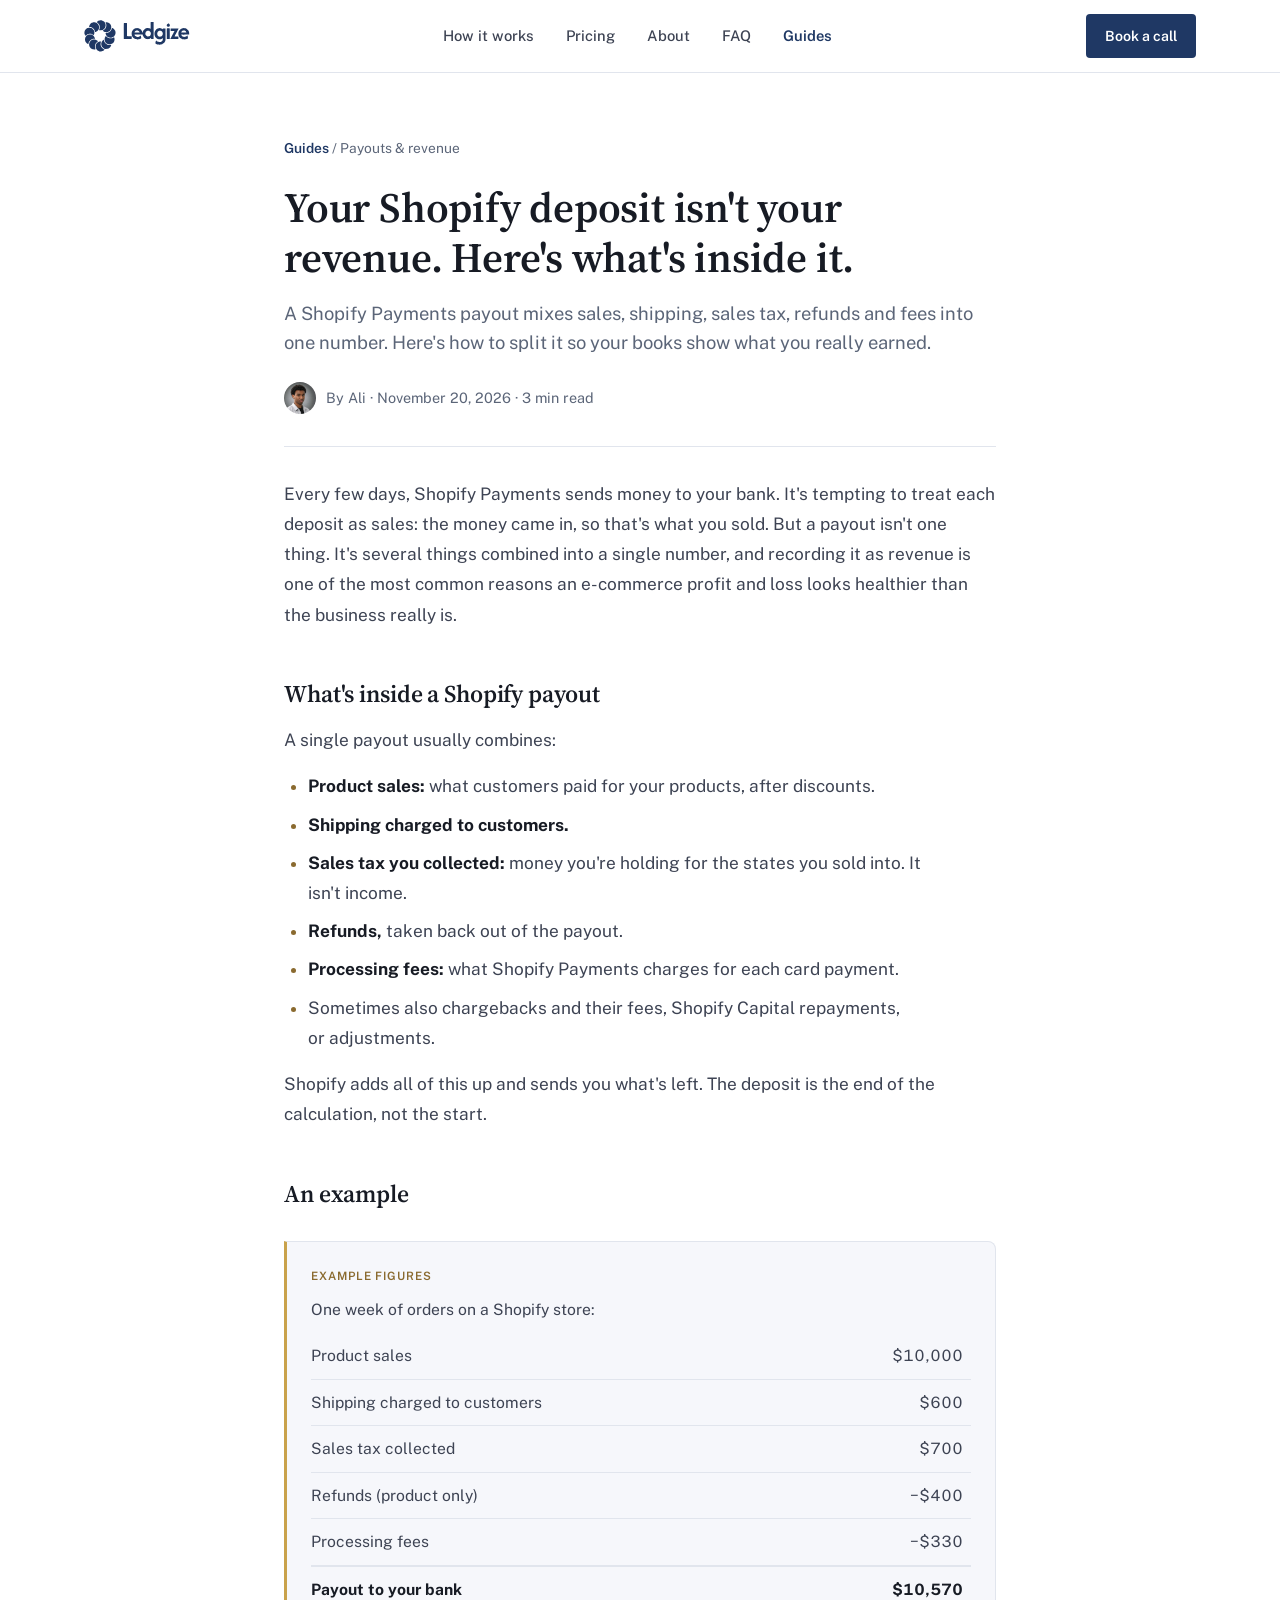
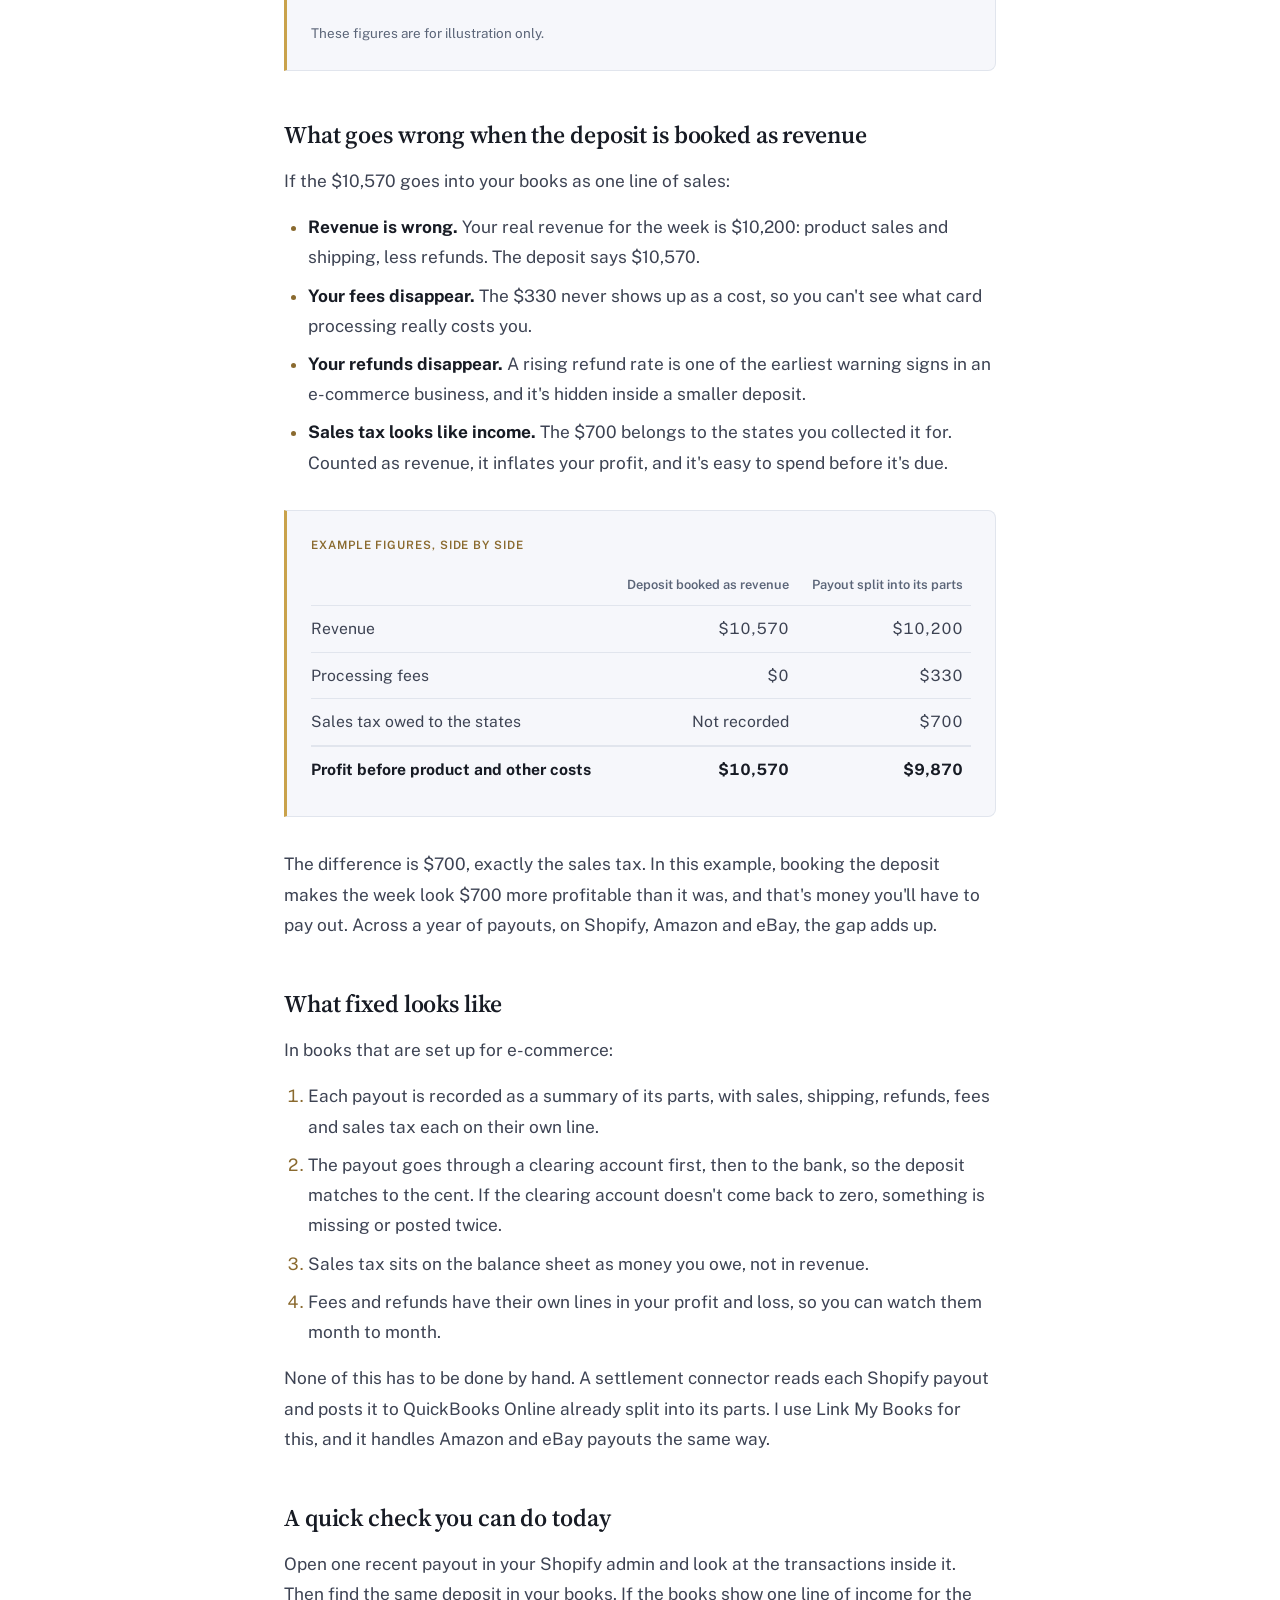
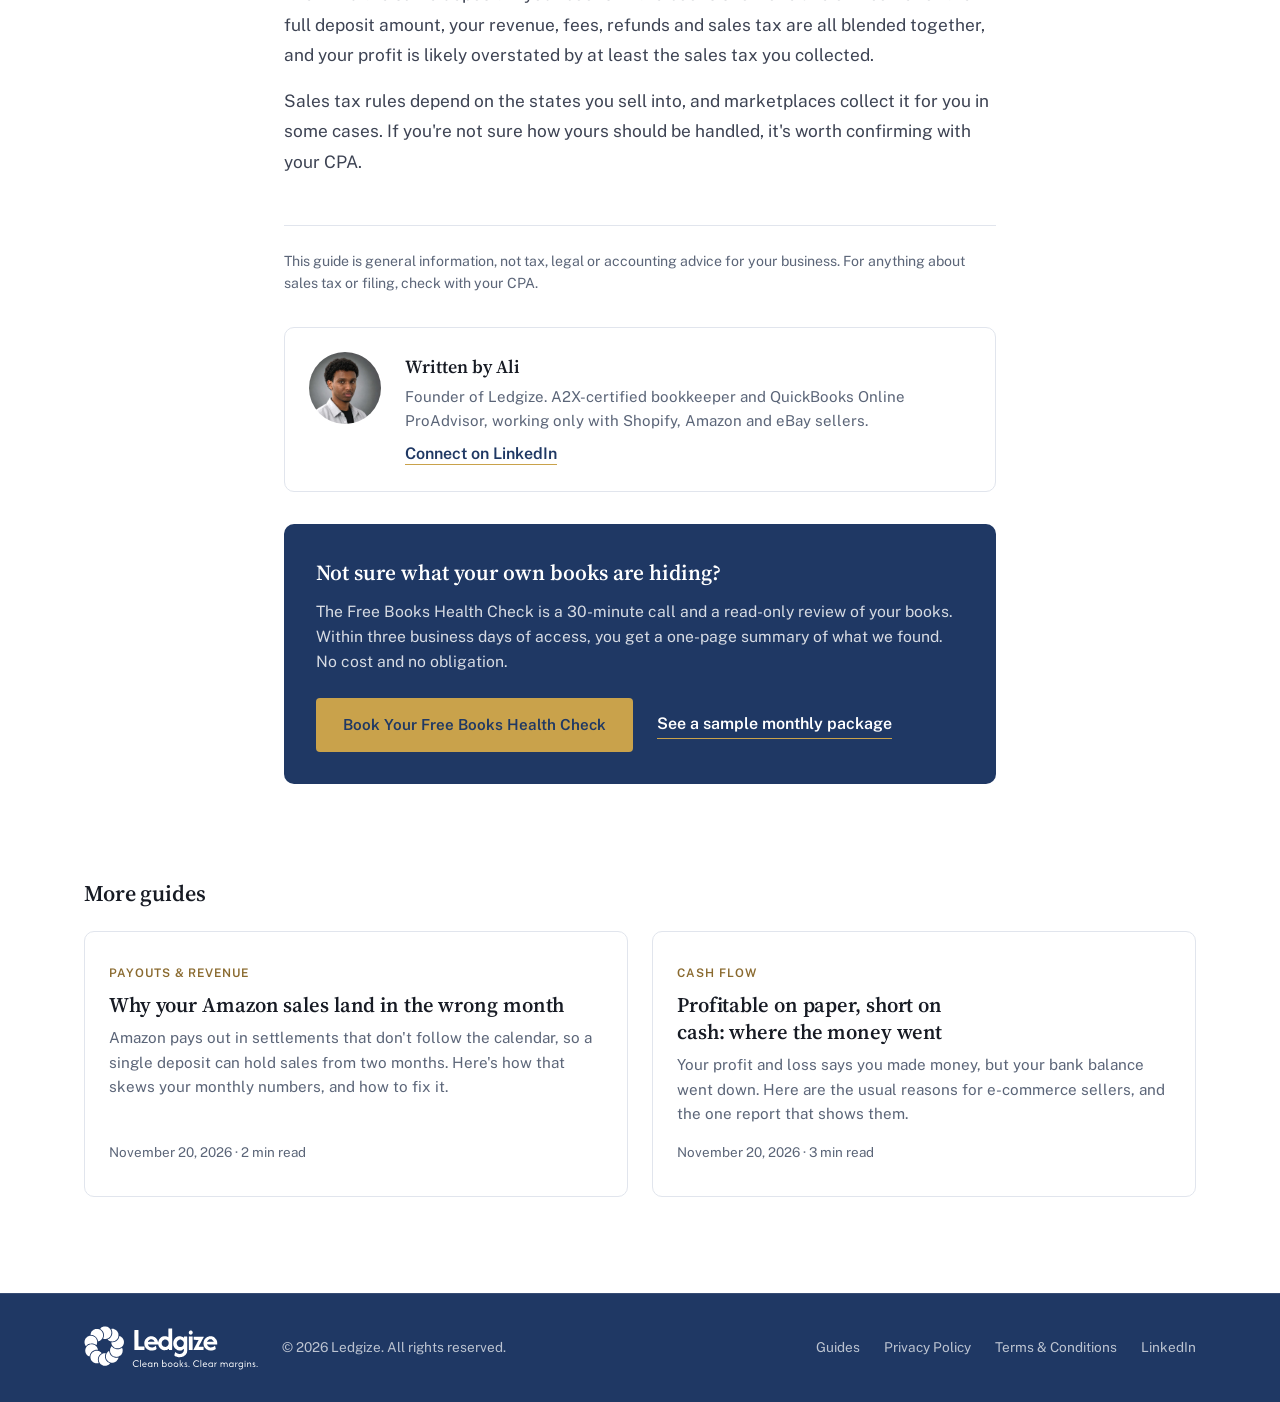
<file: guides/shopify-deposit-isnt-your-revenue.html>
<!DOCTYPE html>
<html lang="en">
<head>
  <meta charset="UTF-8" />
  <meta name="viewport" content="width=device-width, initial-scale=1.0" />
  <meta name="color-scheme" content="light dark" />
  <title>Your Shopify deposit isn&#x27;t your revenue. Here&#x27;s what&#x27;s inside it.: Ledgize Guides</title>
  <meta name="description" content="A Shopify Payments payout mixes sales, shipping, sales tax, refunds and fees into one number. Here&#x27;s how to split it so your books show what you really earned." />
  <link rel="canonical" href="https://www.ledgize.com/guides/shopify-deposit-isnt-your-revenue.html" />
  <meta property="og:type" content="article" />
  <meta property="og:site_name" content="Ledgize" />
  <meta property="og:title" content="Your Shopify deposit isn&#x27;t your revenue. Here&#x27;s what&#x27;s inside it.: Ledgize Guides" />
  <meta property="og:description" content="A Shopify Payments payout mixes sales, shipping, sales tax, refunds and fees into one number. Here&#x27;s how to split it so your books show what you really earned." />
  <meta property="og:url" content="https://www.ledgize.com/guides/shopify-deposit-isnt-your-revenue.html" />
  <meta property="og:image" content="https://www.ledgize.com/assets/og-image.png?v=4" />
  <meta name="twitter:card" content="summary_large_image" />
  <meta name="twitter:title" content="Your Shopify deposit isn&#x27;t your revenue. Here&#x27;s what&#x27;s inside it.: Ledgize Guides" />
  <meta name="twitter:description" content="A Shopify Payments payout mixes sales, shipping, sales tax, refunds and fees into one number. Here&#x27;s how to split it so your books show what you really earned." />
  <meta name="twitter:image" content="https://www.ledgize.com/assets/og-image.png?v=4" />
  <link rel="alternate" type="application/rss+xml" title="Ledgize Guides" href="/guides/feed.xml" />
  <link rel="icon" href="/assets/favicon.svg" type="image/svg+xml">
  <link rel="icon" href="/assets/favicon-32.png?v=2" sizes="32x32" type="image/png">
  <link rel="icon" href="/assets/favicon-192.png" sizes="192x192" type="image/png">
  <link rel="apple-touch-icon" href="/assets/apple-touch-icon.png">
  <link rel="shortcut icon" href="/favicon.ico?v=2" />
  <link rel="preload" href="/assets/fonts/source-serif4-600.woff2" as="font" type="font/woff2" crossorigin />
  <link rel="preload" href="/assets/fonts/public-sans-400.woff2" as="font" type="font/woff2" crossorigin />
  <link rel="stylesheet" href="/css/styles.css?v=41" />
  <script type="application/ld+json">
  {
    "@context": "https://schema.org",
    "@type": "Article",
    "headline": "Your Shopify deposit isn't your revenue. Here's what's inside it.",
    "description": "A Shopify Payments payout mixes sales, shipping, sales tax, refunds and fees into one number. Here's how to split it so your books show what you really earned.",
    "datePublished": "2026-11-20",
    "dateModified": "2026-11-20",
    "mainEntityOfPage": "https://www.ledgize.com/guides/shopify-deposit-isnt-your-revenue.html",
    "image": "https://www.ledgize.com/assets/og-image.png?v=4",
    "author": { "@type": "Person", "name": "Ali", "url": "https://www.linkedin.com/in/abdullahi-ali-21b149436" },
    "publisher": { "@type": "Organization", "name": "Ledgize", "logo": { "@type": "ImageObject", "url": "https://www.ledgize.com/assets/ledgize-logo-full-1200.png" } }
  }
  </script>
</head>
<body>

  <a href="#main-content" class="skip-link">Skip to main content</a>

  <header class="site-header">
    <div class="container header-inner">
      <a href="/" class="logo" aria-label="Ledgize home"><svg class="logo-svg" width="462" height="140" aria-hidden="true" focusable="false" xmlns="http://www.w3.org/2000/svg" viewBox="129 364 462 140"><g fill="currentColor"><path transform="translate(129 504) scale(0.0125 -0.0125)" d="M5595 11069 c-127 -12 -237 -36 -329 -71 -43 -17 -100 -36 -127 -43
-26 -7 -63 -25 -82 -39 -18 -14 -82 -51 -141 -81 -160 -82 -174 -94 -300 -230
-102 -111 -116 -130 -116 -161 0 -53 14 -71 88 -108 37 -19 78 -46 92 -61 14
-15 66 -57 115 -95 170 -128 405 -404 487 -571 118 -243 154 -341 204 -569 34
-150 42 -399 20 -579 -9 -74 -19 -138 -22 -143 -3 -4 -11 -49 -19 -100 -15
-97 -30 -142 -121 -344 -30 -67 -54 -128 -54 -136 0 -36 37 -59 150 -95 l115
-37 255 0 255 0 196 51 c232 61 352 116 546 249 201 138 417 353 479 477 15
29 44 79 65 113 48 76 58 98 131 314 118 343 126 628 29 990 -29 107 -54 175
-91 244 -27 53 -50 104 -50 114 -1 81 -360 503 -483 568 -26 13 -71 46 -100
72 -58 52 -251 150 -357 181 -36 11 -87 28 -115 39 -125 51 -469 75 -720 51z
M7592 10395 c-48 -21 -48 -36 2 -128 25 -46 46 -90 46 -97 0 -7 18 -57 40
-112 42 -106 87 -268 114 -413 30 -160 27 -571 -5 -665 -10 -30 -23 -85 -29
-122 -15 -95 -143 -396 -212 -496 -16 -23 -40 -68 -54 -98 -14 -31 -49 -82
-80 -114 -30 -32 -74 -85 -97 -118 -41 -58 -124 -135 -274 -255 -39 -31 -75
-62 -78 -68 -4 -6 -28 -20 -54 -31 -25 -10 -55 -28 -67 -39 -11 -11 -56 -34
-100 -52 -210 -88 -222 -128 -73 -254 143 -121 403 -266 563 -315 39 -12 91
-30 116 -41 83 -37 475 -57 654 -33 66 9 141 19 166 22 24 3 61 14 81 24 19
10 74 28 120 40 46 12 109 36 139 55 30 18 84 45 119 59 35 14 78 36 95 49 17
13 55 36 84 52 28 15 64 44 78 62 15 19 50 50 79 68 29 19 75 62 104 97 28 35
80 96 115 136 35 39 78 100 95 135 17 34 54 103 81 152 28 50 59 122 71 160
11 39 34 106 51 149 74 196 67 765 -13 976 -16 41 -37 104 -48 140 -12 36 -34
85 -51 110 -17 25 -46 77 -64 115 -18 39 -52 95 -76 125 -63 79 -243 280 -251
280 -4 0 -39 29 -78 64 -38 36 -85 73 -103 82 -18 9 -64 39 -102 66 -89 65
-218 124 -331 153 -49 12 -108 32 -130 43 -83 43 -565 71 -643 37z M3275
10385 c-55 -8 -120 -22 -144 -31 -24 -9 -73 -24 -110 -34 -83 -23 -223 -80
-287 -118 -27 -16 -89 -51 -138 -77 -102 -55 -237 -172 -379 -330 -129 -142
-260 -350 -287 -453 -10 -37 -31 -92 -48 -123 -17 -34 -35 -87 -42 -130 -6
-41 -18 -96 -26 -124 -21 -76 -23 -181 -3 -200 18 -19 86 -29 297 -45 152 -11
315 -42 372 -70 19 -9 58 -23 85 -30 70 -19 145 -53 228 -104 40 -24 93 -52
120 -61 26 -10 67 -35 91 -56 23 -21 74 -59 113 -86 171 -117 432 -430 532
-638 24 -49 53 -110 66 -135 60 -117 105 -252 120 -363 25 -178 24 -176 51
-193 53 -36 209 1 364 85 19 11 82 43 139 72 126 63 278 176 345 255 28 33 76
83 108 113 33 29 70 75 83 101 14 28 39 57 59 69 30 19 76 102 76 138 0 3 16
31 34 62 35 57 96 215 143 366 65 213 53 707 -21 893 -20 48 -45 117 -56 153
-11 36 -33 85 -50 108 -37 50 -56 91 -71 150 -7 29 -27 61 -58 95 -26 28 -91
104 -144 168 -60 72 -121 134 -160 161 -35 25 -80 66 -100 91 -29 34 -52 50
-98 67 -33 12 -76 35 -95 50 -20 15 -56 36 -82 45 -26 10 -69 30 -97 45 -28
16 -95 37 -154 49 -57 12 -116 26 -130 32 -111 42 -455 59 -646 33z M1855
8495 c-5 -2 -75 -9 -155 -14 -175 -12 -412 -71 -483 -119 -23 -16 -59 -35 -80
-41 -20 -7 -59 -27 -85 -46 -27 -18 -72 -45 -101 -60 -29 -14 -72 -43 -94 -64
-23 -21 -60 -50 -81 -65 -73 -49 -197 -171 -221 -216 -12 -25 -33 -54 -45 -65
-49 -43 -130 -156 -149 -206 -12 -29 -36 -78 -55 -108 -31 -52 -70 -171 -128
-391 -29 -107 -33 -629 -6 -700 10 -25 22 -67 28 -95 28 -128 180 -462 259
-568 70 -95 76 -93 256 83 72 70 157 144 190 165 74 47 189 121 247 158 24 15
57 38 75 51 17 13 60 29 95 35 35 7 98 28 141 46 130 56 491 115 697 115 103
-1 270 -23 326 -43 22 -8 87 -24 144 -36 103 -21 174 -49 385 -152 168 -82
226 -117 281 -169 49 -47 67 -55 104 -50 27 3 69 52 86 99 10 25 32 86 51 135
65 172 109 480 99 686 -11 217 -74 461 -166 639 -21 42 -43 88 -49 102 -39
104 -274 390 -390 475 -31 22 -62 48 -70 58 -8 9 -44 34 -80 56 -36 21 -86 54
-111 74 -25 20 -49 36 -54 36 -6 0 -64 27 -130 59 -147 72 -286 105 -529 126
-167 15 -185 16 -202 10z M9793 8405 c-24 -17 -47 -79 -63 -175 -7 -36 -30
-114 -52 -175 -23 -60 -47 -134 -55 -164 -17 -65 -74 -181 -99 -202 -9 -8 -50
-64 -90 -126 -131 -202 -309 -384 -491 -504 -34 -22 -69 -51 -77 -64 -8 -13
-40 -32 -70 -44 -30 -11 -77 -34 -105 -51 -54 -33 -259 -110 -406 -153 -105
-30 -400 -58 -585 -56 -107 1 -116 -1 -132 -21 -25 -30 -24 -125 2 -215 11
-39 25 -99 31 -135 6 -36 26 -101 44 -145 18 -44 42 -110 54 -146 12 -36 33
-81 47 -100 14 -19 39 -60 55 -92 17 -32 47 -77 67 -100 21 -23 56 -67 79 -97
83 -110 290 -292 394 -348 41 -22 108 -59 149 -82 112 -64 139 -76 214 -94 37
-9 90 -28 117 -41 57 -29 175 -43 435 -52 219 -7 341 7 499 57 66 21 136 41
155 45 19 4 71 26 115 49 45 22 92 46 105 52 88 42 171 92 210 127 25 23 72
62 105 86 33 23 74 62 90 84 17 23 58 72 93 109 34 37 62 71 62 75 0 5 18 30
39 56 56 68 147 242 181 345 15 48 37 110 48 137 73 178 76 197 76 495 l1 275
-37 125 c-20 69 -44 155 -53 192 -9 37 -40 107 -67 155 -28 49 -59 112 -69
142 -12 35 -36 72 -67 105 -27 28 -57 65 -67 81 -59 94 -345 359 -437 406 -24
12 -60 35 -80 51 -21 16 -63 40 -95 53 -32 14 -89 40 -127 60 -75 38 -110 43
-143 20z M1925 6140 c-160 -14 -473 -106 -580 -170 -16 -10 -54 -28 -84 -40
-143 -56 -470 -338 -568 -490 -20 -30 -53 -77 -74 -105 -20 -27 -47 -75 -58
-105 -12 -30 -37 -75 -56 -99 -19 -24 -37 -60 -41 -80 -6 -36 -13 -66 -59
-241 -14 -52 -28 -135 -31 -185 -3 -49 -13 -115 -21 -145 -19 -70 -12 -174 28
-372 16 -81 29 -162 29 -180 0 -18 11 -53 24 -78 13 -25 29 -65 36 -90 53
-195 302 -544 495 -693 22 -17 59 -48 82 -68 22 -21 60 -48 84 -60 24 -12 60
-35 80 -51 44 -36 209 -98 258 -98 79 0 105 61 126 295 6 64 17 102 57 195 27
63 62 147 77 186 16 40 42 91 58 115 17 24 66 98 109 163 94 143 273 339 359
394 33 21 67 47 75 56 29 36 206 153 255 170 28 9 83 36 123 60 39 24 101 51
137 60 36 9 90 27 120 40 133 60 613 100 769 66 108 -24 131 54 66 229 -15 42
-36 114 -45 160 -10 46 -29 99 -43 119 -13 20 -35 61 -48 91 -36 81 -148 246
-218 321 -34 36 -90 98 -125 137 -35 40 -82 84 -105 100 -22 15 -61 44 -86 64
-25 20 -61 44 -80 54 -19 10 -59 35 -88 55 -75 54 -292 149 -376 165 -39 8
-85 19 -101 25 -81 32 -367 47 -560 30z M7634 5562 c-5 -4 -23 -25 -39 -47
-16 -22 -43 -56 -60 -75 -34 -38 -113 -164 -152 -245 -14 -27 -38 -64 -54 -81
-26 -27 -31 -41 -39 -120 -5 -49 -24 -132 -41 -184 -62 -190 -64 -575 -4 -795
76 -279 105 -354 171 -447 18 -26 46 -73 63 -105 16 -32 46 -78 68 -103 22
-25 50 -60 63 -79 58 -84 310 -300 404 -348 28 -14 74 -41 103 -59 85 -54 149
-83 218 -99 36 -9 88 -24 115 -35 87 -34 203 -59 325 -70 66 -6 130 -13 142
-15 42 -10 278 14 348 35 39 11 104 25 145 31 118 17 484 201 597 301 36 32
70 58 75 58 12 0 198 187 198 200 0 6 27 39 59 74 33 35 71 86 84 113 14 26
46 82 71 123 26 41 56 107 67 145 12 39 29 86 39 105 71 140 119 573 86 771
-8 46 -17 111 -21 144 -14 123 -102 349 -147 379 -38 25 -98 2 -179 -70 -20
-18 -62 -39 -92 -48 -31 -9 -69 -27 -85 -41 -16 -14 -67 -38 -113 -54 -46 -16
-129 -45 -184 -65 -179 -63 -488 -97 -703 -76 -59 5 -136 13 -172 16 -111 10
-458 115 -550 166 -30 17 -80 44 -110 60 -30 16 -68 42 -85 58 -16 15 -52 37
-79 49 -27 12 -73 43 -101 69 -28 26 -84 74 -124 107 -41 33 -100 92 -132 131
-94 115 -141 150 -175 126z M3425 4364 c-129 -9 -330 -45 -390 -71 -33 -14
-100 -36 -150 -49 -52 -15 -113 -39 -145 -60 -30 -19 -86 -51 -124 -72 -39
-20 -95 -60 -125 -87 -31 -28 -82 -68 -113 -88 -68 -46 -138 -119 -166 -173
-11 -21 -41 -59 -67 -84 -25 -25 -63 -74 -83 -110 -20 -36 -53 -92 -74 -124
-21 -33 -49 -95 -63 -138 -14 -43 -35 -99 -48 -126 -14 -26 -27 -65 -31 -87
-4 -22 -16 -67 -26 -100 -33 -108 -54 -364 -41 -480 24 -202 93 -472 157 -613
70 -153 223 -370 356 -504 38 -38 68 -72 68 -77 0 -4 22 -20 49 -35 28 -14 63
-44 80 -65 19 -24 44 -42 70 -49 21 -7 63 -29 92 -49 66 -45 296 -151 368
-169 30 -7 75 -22 100 -33 114 -49 535 -51 782 -3 188 36 195 58 84 286 -53
108 -66 145 -75 211 -5 44 -23 134 -38 200 -43 192 -41 542 6 735 66 272 142
449 287 670 23 36 49 79 58 95 47 92 412 420 543 489 123 64 129 98 35 201
-31 34 -68 78 -84 98 -15 20 -60 59 -100 86 -39 28 -112 78 -162 112 -236 163
-712 284 -1030 263z M6776 4206 c-57 -46 -121 -93 -140 -106 -20 -12 -55 -46
-78 -75 -24 -29 -81 -96 -128 -148 -111 -122 -177 -229 -205 -326 -12 -43 -38
-104 -58 -137 -96 -156 -140 -567 -97 -899 25 -196 127 -488 209 -600 20 -27
51 -70 68 -95 18 -25 50 -70 72 -101 51 -73 257 -268 346 -330 39 -26 81 -57
95 -68 14 -11 30 -21 36 -21 7 0 36 -16 65 -36 151 -103 501 -203 739 -212
178 -7 439 21 550 58 205 68 308 107 335 126 17 12 53 29 80 39 28 10 66 30
85 45 19 14 51 36 70 47 20 12 47 34 60 48 14 15 50 44 81 65 53 37 109 103
309 370 70 93 145 241 167 328 9 37 29 94 45 127 29 62 35 113 18 146 -14 25
-52 24 -195 -2 -162 -29 -366 -43 -445 -30 -36 6 -135 20 -220 30 -85 11 -175
27 -200 35 -179 57 -292 102 -336 131 -28 19 -78 46 -112 60 -216 88 -611 447
-713 649 -25 50 -64 125 -85 166 -75 146 -144 308 -160 376 -8 38 -24 103 -35
144 -11 41 -24 111 -29 154 -19 154 -46 160 -194 42z M5640 3665 c-47 -8 -116
-19 -155 -26 -38 -6 -125 -29 -193 -51 -68 -22 -145 -45 -172 -52 -27 -7 -75
-30 -107 -50 -32 -21 -105 -68 -163 -106 -98 -63 -310 -241 -310 -260 0 -5
-22 -33 -49 -62 -79 -86 -232 -330 -295 -469 -14 -30 -29 -88 -35 -129 -6 -41
-24 -114 -41 -163 -56 -158 -60 -523 -9 -709 19 -69 47 -182 69 -276 6 -23 33
-79 61 -125 28 -45 62 -104 74 -132 69 -149 291 -397 451 -504 41 -28 94 -66
118 -85 23 -19 63 -44 90 -56 27 -11 60 -29 75 -39 14 -10 49 -25 76 -34 28
-8 82 -28 121 -45 72 -30 203 -66 284 -77 25 -4 81 -13 125 -22 92 -18 198
-13 385 17 63 10 142 22 175 25 33 4 83 17 111 30 28 12 96 36 150 53 67 21
126 49 181 84 156 100 177 113 229 145 83 52 282 257 290 299 11 57 -27 89
-144 120 -66 17 -160 65 -237 119 -33 23 -82 52 -108 63 -48 22 -129 86 -223
178 -28 28 -68 64 -88 79 -21 16 -48 48 -63 72 -14 24 -40 56 -58 71 -61 51
-249 335 -274 414 -10 35 -31 88 -45 119 -14 30 -35 93 -47 140 -11 46 -31
120 -44 164 -29 101 -45 458 -26 590 7 44 16 129 21 189 11 133 28 190 97 324
58 114 63 140 32 168 -27 25 -205 29 -329 9z"/><path transform="translate(296 474) scale(0.0125 -0.0125)" d="M10024 8080 c-58 -23 -55 48 -54 -1193 1 -1064 0 -1140 -16 -1158
-34 -37 -89 -23 -160 41 -22 21 -67 47 -100 59 -32 13 -81 35 -109 51 -29 16
-80 34 -120 40 -38 7 -116 23 -172 36 -192 46 -435 50 -605 10 -36 -8 -121
-24 -189 -36 -68 -12 -140 -30 -159 -40 -19 -11 -72 -37 -117 -59 -99 -47
-231 -137 -333 -226 -41 -36 -100 -82 -131 -103 -31 -20 -67 -50 -81 -67 -60
-72 -159 -207 -174 -237 -9 -18 -36 -58 -59 -88 -52 -67 -79 -120 -149 -294
-30 -74 -62 -149 -72 -167 -9 -18 -20 -64 -25 -103 -12 -96 -38 -203 -53 -216
-30 -24 -78 86 -97 216 -25 182 -155 466 -278 606 -21 23 -44 54 -51 67 -22
42 -159 199 -217 249 -30 26 -72 64 -92 84 -21 20 -55 44 -77 53 -21 9 -59 35
-84 59 -53 51 -239 151 -360 194 -47 17 -101 37 -120 45 -19 8 -69 18 -110 21
-41 4 -140 16 -220 28 -153 21 -271 21 -434 -2 -44 -6 -132 -17 -197 -25 -73
-8 -136 -22 -166 -35 -26 -12 -90 -37 -141 -55 -52 -19 -122 -51 -155 -73 -34
-22 -80 -50 -102 -62 -22 -13 -62 -42 -90 -65 -27 -23 -72 -56 -100 -75 -27
-18 -70 -52 -95 -75 -25 -23 -58 -50 -73 -60 -15 -10 -39 -36 -52 -59 -13 -23
-40 -57 -60 -76 -20 -19 -46 -52 -56 -73 -11 -21 -44 -64 -72 -95 -59 -64
-172 -268 -206 -372 -12 -35 -30 -83 -41 -105 -21 -44 -63 -286 -81 -465 -13
-136 -6 -310 22 -495 11 -71 24 -166 30 -210 6 -47 19 -93 31 -113 11 -18 33
-74 48 -123 27 -86 112 -252 172 -334 16 -22 45 -65 65 -95 32 -50 78 -103
184 -217 90 -97 408 -323 519 -369 30 -13 77 -35 104 -49 27 -14 56 -25 64
-25 7 0 44 -13 81 -29 80 -35 415 -94 631 -111 169 -13 392 2 540 35 58 13
145 31 194 40 49 9 114 29 145 44 31 16 91 41 135 56 43 15 115 49 160 75 44
27 111 65 147 84 107 57 133 114 94 213 -8 21 -18 61 -24 88 -22 118 -35 177
-66 295 -18 69 -43 176 -56 239 -36 171 -67 197 -143 117 -132 -141 -319 -253
-561 -336 -220 -75 -624 -93 -805 -35 -156 50 -354 166 -415 242 -22 28 -52
58 -67 67 -37 23 -135 172 -153 234 -9 28 -27 75 -40 104 -62 132 -6 200 122
149 93 -36 369 -43 1533 -38 591 2 1091 7 1112 12 47 9 58 -10 69 -121 10 -93
11 -97 146 -409 38 -87 162 -285 197 -314 10 -8 27 -33 38 -55 102 -203 630
-594 851 -631 45 -8 136 -26 202 -40 228 -50 588 -46 746 10 39 13 96 29 127
35 31 5 72 19 91 29 20 11 83 44 140 73 58 29 127 74 155 99 119 109 188 129
227 67 17 -28 19 -42 14 -93 -15 -128 -14 -137 25 -159 33 -20 54 -21 310 -25
358 -4 515 4 541 30 19 19 19 87 19 2924 0 2107 -3 2911 -11 2928 -6 14 -22
30 -36 36 -29 13 -916 14 -949 1z m-4560 -2980 c33 -5 75 -18 95 -29 209 -111
214 -114 310 -211 61 -61 110 -122 135 -166 117 -207 121 -220 81 -260 -30
-30 -61 -30 -295 1 -234 31 -1220 13 -1340 -24 -75 -24 -140 -3 -140 44 0 29
91 212 141 285 79 112 332 308 447 345 105 33 408 42 566 15z m3808 -61 c32
-6 88 -23 126 -39 37 -16 89 -34 116 -41 32 -8 64 -27 99 -58 29 -25 78 -68
110 -95 32 -27 77 -74 100 -105 23 -31 50 -65 60 -76 11 -11 28 -40 39 -65 11
-25 33 -73 49 -107 115 -240 112 -613 -6 -857 -82 -168 -201 -321 -284 -365
-13 -7 -42 -30 -65 -51 -27 -25 -61 -44 -99 -55 -32 -9 -86 -30 -121 -45 -92
-42 -174 -53 -354 -48 l-157 5 -124 46 c-213 80 -389 210 -458 338 -17 33 -43
73 -57 89 -96 114 -159 467 -121 675 68 374 232 613 525 764 198 102 385 129
622 90z M612 7703 c-44 -17 -42 104 -42 -2772 l0 -2710 24 -28 24 -28 1347 -2
c1569 -2 1384 -20 1386 135 0 53 3 237 5 407 4 349 2 374 -33 416 l-25 29
-765 0 c-830 -1 -793 -3 -825 52 -10 19 -13 450 -15 2213 -1 1205 -2 2200 -3
2213 0 13 -13 37 -29 53 l-29 29 -504 -1 c-277 0 -509 -3 -516 -6z M16030
7526 c-119 -22 -159 -46 -285 -171 -163 -162 -194 -452 -72 -674 49 -89 56
-96 134 -148 237 -156 444 -160 672 -13 109 71 194 221 222 394 19 117 -50
339 -129 417 -26 25 -65 66 -88 91 -85 94 -271 137 -454 104z M12930 5955
c-273 -36 -307 -43 -398 -89 -48 -24 -98 -47 -112 -51 -94 -27 -254 -122 -347
-207 -54 -48 -127 -114 -162 -145 -65 -58 -182 -199 -268 -322 -26 -36 -59
-80 -74 -97 -14 -18 -34 -54 -44 -80 -10 -27 -33 -83 -51 -124 -19 -41 -38
-94 -43 -118 -5 -24 -21 -61 -36 -83 -23 -32 -29 -56 -36 -127 -4 -49 -20
-158 -35 -243 -34 -196 -35 -343 -5 -524 12 -71 26 -178 31 -237 7 -90 13
-113 35 -145 14 -21 33 -63 42 -93 8 -30 26 -73 38 -95 13 -22 33 -70 45 -108
12 -37 38 -89 59 -115 20 -26 71 -93 112 -150 135 -187 150 -207 182 -240 41
-43 308 -261 350 -286 18 -10 57 -33 87 -51 30 -18 73 -38 95 -45 22 -7 78
-30 125 -51 47 -20 122 -44 167 -53 45 -8 99 -22 119 -31 43 -18 314 -21 509
-5 131 11 326 57 379 90 18 10 64 32 103 48 40 16 90 44 112 62 23 17 67 44
99 60 32 15 72 44 89 63 67 76 118 85 149 25 34 -66 3 -413 -51 -575 -173
-516 -672 -800 -1265 -718 -154 21 -268 45 -325 67 -27 11 -95 36 -150 54 -55
19 -122 49 -150 67 -27 18 -66 39 -85 47 -19 7 -53 30 -75 51 -22 20 -59 46
-82 58 -27 13 -54 39 -74 70 -55 84 -141 112 -164 54 -19 -50 -65 -208 -65
-227 0 -12 -16 -78 -35 -147 -19 -68 -44 -171 -54 -229 -11 -58 -29 -129 -40
-158 -44 -110 -24 -176 67 -229 26 -15 61 -37 77 -49 27 -20 111 -62 365 -181
102 -49 194 -79 330 -109 63 -15 142 -33 175 -41 84 -20 481 -30 555 -14 149
33 195 41 315 55 138 16 211 35 340 85 43 17 95 34 115 37 129 22 520 255 612
366 24 28 60 62 81 75 21 13 46 38 55 55 10 17 40 57 67 88 55 63 153 216 208
325 97 192 109 223 118 307 5 46 22 146 36 223 l27 140 4 1918 c3 1988 3 1985
-38 2007 -13 7 -154 10 -420 8 l-399 -3 -23 -23 c-21 -21 -23 -30 -20 -116 2
-81 0 -96 -18 -119 -39 -49 -91 -36 -175 44 -22 21 -58 45 -80 55 -22 9 -64
34 -92 56 -80 61 -276 133 -432 158 -341 54 -382 57 -551 35z m568 -951 c341
-118 541 -314 667 -654 23 -61 65 -278 65 -333 0 -65 -53 -328 -80 -396 -35
-91 -100 -211 -133 -249 -18 -20 -46 -55 -63 -78 -25 -35 -129 -132 -199 -186
-25 -20 -203 -97 -284 -123 -42 -14 -92 -18 -220 -19 l-166 -1 -106 38 c-58
20 -113 37 -121 37 -46 0 -267 178 -355 285 -57 69 -158 276 -198 404 -55 178
-55 386 0 560 35 109 133 308 185 376 73 95 323 295 368 295 8 0 60 15 116 34
56 19 110 37 121 40 11 3 89 3 173 1 132 -4 163 -8 230 -31z M21340 5950 c-63
-9 -154 -22 -202 -29 -94 -12 -295 -87 -426 -158 -244 -133 -534 -384 -637
-553 -15 -25 -44 -63 -65 -85 -43 -44 -104 -145 -151 -245 -16 -36 -43 -92
-59 -125 -28 -56 -39 -98 -90 -320 -50 -221 -49 -636 3 -850 14 -55 28 -124
31 -154 9 -70 104 -307 156 -385 22 -35 40 -67 40 -74 0 -6 26 -46 59 -89 32
-43 65 -92 74 -109 21 -42 275 -295 345 -344 31 -22 68 -48 82 -59 57 -42 289
-167 388 -208 162 -68 176 -72 280 -89 54 -8 147 -24 207 -34 260 -46 580 -45
775 1 47 11 124 26 171 33 137 21 366 119 629 270 73 42 86 55 99 104 11 39
-13 211 -36 255 -8 16 -21 61 -29 100 -7 40 -26 122 -40 182 -14 61 -36 159
-49 220 -35 164 -59 172 -173 58 -77 -77 -303 -232 -368 -253 -419 -136 -780
-160 -1006 -65 -35 15 -90 36 -123 48 -78 27 -179 102 -290 218 -121 126 -142
155 -175 246 -15 43 -39 106 -51 140 -43 114 -1 156 130 130 241 -49 222 -48
1433 -45 l1137 3 28 21 c27 20 28 26 31 110 9 261 -37 757 -76 824 -12 19 -26
57 -32 83 -14 66 -127 292 -184 369 -199 270 -293 378 -367 423 -32 20 -83 58
-111 84 -75 68 -320 221 -371 232 -23 5 -72 23 -110 40 -77 35 -154 50 -404
79 -212 24 -318 24 -473 0z m424 -841 c108 -14 169 -38 287 -111 153 -94 300
-249 350 -370 14 -35 38 -81 52 -102 31 -44 34 -77 11 -100 -19 -19 14 -20
-292 4 -389 31 -1154 20 -1344 -19 -111 -23 -177 18 -148 91 60 148 224 368
322 433 24 15 69 45 100 66 148 101 411 143 662 108z M15671 5866 c-53 -23
-50 71 -51 -1862 l0 -1790 25 -24 25 -23 475 -1 474 -1 23 23 23 23 0 1797 c0
2006 6 1844 -67 1857 -56 9 -907 10 -927 1z M16991 5841 c-31 -31 -32 -38 -29
-453 3 -356 4 -389 21 -405 16 -17 60 -18 646 -23 765 -6 716 7 619 -164 -28
-50 -64 -111 -78 -136 -15 -25 -41 -72 -58 -105 -16 -33 -54 -107 -84 -165
-31 -58 -74 -140 -96 -183 -23 -43 -45 -84 -50 -90 -6 -7 -41 -73 -80 -147
-130 -253 -231 -441 -241 -454 -6 -8 -21 -38 -34 -67 -12 -30 -34 -74 -48 -99
-79 -137 -293 -546 -304 -580 -4 -14 -21 -41 -36 -61 -16 -20 -42 -65 -57
-100 -16 -35 -68 -134 -116 -219 -93 -166 -100 -195 -56 -217 20 -10 307 -13
1382 -13 l1357 1 20 26 c20 25 21 38 21 417 0 332 -2 395 -15 413 -17 24 -78
48 -100 39 -8 -3 -277 -6 -597 -6 l-582 -2 -23 27 c-32 37 -29 44 120 325 182
342 214 404 261 495 23 44 51 95 64 112 12 17 29 51 38 75 8 23 32 70 54 103
21 33 54 94 73 135 19 42 50 100 69 130 19 30 42 77 51 103 9 26 32 66 52 89
19 23 35 47 35 54 0 6 15 40 34 75 102 194 276 528 325 624 31 61 65 124 77
140 43 63 124 229 124 256 0 61 81 58 -1367 58 -728 0 -1334 3 -1347 7 -17 4
-30 0 -45 -15z"/></g></svg></a>

      <nav class="site-nav" id="site-nav">
        <a href="/#how-it-works">How it works</a>
        <a href="/#services">Pricing</a>
        <a href="/#about">About</a>
        <a href="/#faq">FAQ</a>
        <a href="/guides/" aria-current="page">Guides</a>
      </nav>
      <a href="https://calendar.app.google/x4VN65FmpogkEirC7" target="_blank" rel="noopener noreferrer" class="btn btn-primary btn-sm header-cta">Book a call</a>

      <button class="nav-toggle" id="nav-toggle" aria-label="Toggle navigation" aria-expanded="false">
        <span></span><span></span><span></span>
      </button>
    </div>
  </header>

  <main id="main-content" tabindex="-1">
    <article class="guide">
      <div class="container guide-inner">
        <nav class="guide-crumbs" aria-label="Breadcrumb"><a href="/guides/">Guides</a> <span aria-hidden="true">/</span> Payouts &amp; revenue</nav>
        <h1 class="guide-title">Your Shopify deposit isn&#x27;t your revenue. Here&#x27;s what&#x27;s inside it.</h1>
        <p class="guide-dek">A Shopify Payments payout mixes sales, shipping, sales tax, refunds and fees into one number. Here&#x27;s how to split it so your books show what you really earned.</p>
        <p class="guide-meta"><img src="/assets/ali-founder.jpg" alt="" width="400" height="400" class="guide-meta-photo" /> By Ali &#183; November 20, 2026 &#183; 3 min read</p>

        <div class="guide-body">
<p>Every few days, Shopify Payments sends money to your bank. It's tempting to treat each deposit as sales: the money came in, so that's what you sold. But a payout isn't one thing. It's several things combined into a single number, and recording it as revenue is one of the most common reasons an e-commerce profit and loss looks healthier than the business really is.</p>

<h2>What's inside a Shopify payout</h2>
<p>A single payout usually combines:</p>
<ul>
  <li><strong>Product sales:</strong> what customers paid for your products, after discounts.</li>
  <li><strong>Shipping charged to customers.</strong></li>
  <li><strong>Sales tax you collected:</strong> money you're holding for the states you sold into. It isn't income.</li>
  <li><strong>Refunds,</strong> taken back out of the payout.</li>
  <li><strong>Processing fees:</strong> what Shopify Payments charges for each card payment.</li>
  <li>Sometimes also chargebacks and their fees, Shopify Capital repayments, or adjustments.</li>
</ul>
<p>Shopify adds all of this up and sends you what's left. The deposit is the end of the calculation, not the start.</p>

<h2>An example</h2>
<div class="guide-example">
  <p class="guide-example-label">Example figures</p>
  <p>One week of orders on a Shopify store:</p>
  <table>
    <tbody>
      <tr><td>Product sales</td><td>$10,000</td></tr>
      <tr><td>Shipping charged to customers</td><td>$600</td></tr>
      <tr><td>Sales tax collected</td><td>$700</td></tr>
      <tr><td>Refunds (product only)</td><td>&minus;$400</td></tr>
      <tr><td>Processing fees</td><td>&minus;$330</td></tr>
      <tr class="guide-total"><td>Payout to your bank</td><td>$10,570</td></tr>
    </tbody>
  </table>
  <p class="guide-example-note">These figures are for illustration only.</p>
</div>

<h2>What goes wrong when the deposit is booked as revenue</h2>
<p>If the $10,570 goes into your books as one line of sales:</p>
<ul>
  <li><strong>Revenue is wrong.</strong> Your real revenue for the week is $10,200: product sales and shipping, less refunds. The deposit says $10,570.</li>
  <li><strong>Your fees disappear.</strong> The $330 never shows up as a cost, so you can't see what card processing really costs you.</li>
  <li><strong>Your refunds disappear.</strong> A rising refund rate is one of the earliest warning signs in an e-commerce business, and it's hidden inside a smaller deposit.</li>
  <li><strong>Sales tax looks like income.</strong> The $700 belongs to the states you collected it for. Counted as revenue, it inflates your profit, and it's easy to spend before it's due.</li>
</ul>

<div class="guide-example">
  <p class="guide-example-label">Example figures, side by side</p>
  <table>
    <thead>
      <tr><th></th><th>Deposit booked as revenue</th><th>Payout split into its parts</th></tr>
    </thead>
    <tbody>
      <tr><td>Revenue</td><td>$10,570</td><td>$10,200</td></tr>
      <tr><td>Processing fees</td><td>$0</td><td>$330</td></tr>
      <tr><td>Sales tax owed to the states</td><td>Not recorded</td><td>$700</td></tr>
      <tr class="guide-total"><td>Profit before product and other costs</td><td>$10,570</td><td>$9,870</td></tr>
    </tbody>
  </table>
</div>
<p>The difference is $700, exactly the sales tax. In this example, booking the deposit makes the week look $700 more profitable than it was, and that's money you'll have to pay out. Across a year of payouts, on Shopify, Amazon and eBay, the gap adds up.</p>

<h2>What fixed looks like</h2>
<p>In books that are set up for e-commerce:</p>
<ol>
  <li>Each payout is recorded as a summary of its parts, with sales, shipping, refunds, fees and sales tax each on their own line.</li>
  <li>The payout goes through a clearing account first, then to the bank, so the deposit matches to the cent. If the clearing account doesn't come back to zero, something is missing or posted twice.</li>
  <li>Sales tax sits on the balance sheet as money you owe, not in revenue.</li>
  <li>Fees and refunds have their own lines in your profit and loss, so you can watch them month to month.</li>
</ol>
<p>None of this has to be done by hand. A settlement connector reads each Shopify payout and posts it to QuickBooks Online already split into its parts. I use Link My Books for this, and it handles Amazon and eBay payouts the same way.</p>

<h2>A quick check you can do today</h2>
<p>Open one recent payout in your Shopify admin and look at the transactions inside it. Then find the same deposit in your books. If the books show one line of income for the full deposit amount, your revenue, fees, refunds and sales tax are all blended together, and your profit is likely overstated by at least the sales tax you collected.</p>
<p>Sales tax rules depend on the states you sell into, and marketplaces collect it for you in some cases. If you're not sure how yours should be handled, it's worth confirming with your CPA.</p>
        </div>

        <p class="guide-disclaimer">This guide is general information, not tax, legal or accounting advice for your business. For anything about sales tax or filing, check with your CPA.</p>

        <aside class="guide-author">
          <img src="/assets/ali-founder.jpg" alt="Ali, founder of Ledgize" width="400" height="400" loading="lazy" class="guide-author-photo" />
          <div>
            <p class="guide-author-name">Written by Ali</p>
            <p class="guide-author-role">Founder of Ledgize. A2X-certified bookkeeper and QuickBooks Online ProAdvisor, working only with Shopify, Amazon and eBay sellers.</p>
            <p class="about-linkedin"><a href="https://www.linkedin.com/in/abdullahi-ali-21b149436" target="_blank" rel="noopener noreferrer">Connect on LinkedIn</a></p>
          </div>
        </aside>

        <aside class="guide-cta">
          <p class="guide-cta-title">Not sure what your own books are hiding?</p>
          <p>The Free Books Health Check is a 30-minute call and a read-only review of your books. Within three business days of access, you get a one-page summary of what we found. No cost and no obligation.</p>
          <div class="guide-cta-actions">
            <a href="https://calendar.app.google/x4VN65FmpogkEirC7" target="_blank" rel="noopener noreferrer" class="btn btn-on-navy">Book Your Free Books Health Check</a>
            <a href="/#sample" class="guide-cta-link">See a sample monthly package</a>
          </div>
        </aside>
      </div>
    </article>
      <section class="guides-more">
        <div class="container">
          <h2 class="guides-more-title">More guides</h2>
          <div class="guides-grid">
          <article class="guide-card">
            <p class="guide-card-cat">Payouts &amp; revenue</p>
            <h2 class="guide-card-title"><a href="/guides/amazon-sales-wrong-month.html">Why your Amazon sales land in the wrong month</a></h2>
            <p class="guide-card-desc">Amazon pays out in settlements that don&#x27;t follow the calendar, so a single deposit can hold sales from two months. Here&#x27;s how that skews your monthly numbers, and how to fix it.</p>
            <p class="guide-card-meta">November 20, 2026 &#183; 2 min read</p>
          </article>
          <article class="guide-card">
            <p class="guide-card-cat">Cash flow</p>
            <h2 class="guide-card-title"><a href="/guides/profitable-but-short-on-cash.html">Profitable on paper, short on cash: where the money went</a></h2>
            <p class="guide-card-desc">Your profit and loss says you made money, but your bank balance went down. Here are the usual reasons for e-commerce sellers, and the one report that shows them.</p>
            <p class="guide-card-meta">November 20, 2026 &#183; 3 min read</p>
          </article>
          </div>
        </div>
      </section>
  </main>

  <footer class="site-footer">
    <div class="container footer-inner">
      <div class="footer-left">
        <span class="logo-footer"><svg class="logo-footer-svg" width="602" height="152" aria-hidden="true" focusable="false" xmlns="http://www.w3.org/2000/svg" viewBox="129 364 602 152"><g fill="currentColor"><path transform="translate(129 504) scale(0.0125 -0.0125)" d="M5595 11069 c-127 -12 -237 -36 -329 -71 -43 -17 -100 -36 -127 -43
-26 -7 -63 -25 -82 -39 -18 -14 -82 -51 -141 -81 -160 -82 -174 -94 -300 -230
-102 -111 -116 -130 -116 -161 0 -53 14 -71 88 -108 37 -19 78 -46 92 -61 14
-15 66 -57 115 -95 170 -128 405 -404 487 -571 118 -243 154 -341 204 -569 34
-150 42 -399 20 -579 -9 -74 -19 -138 -22 -143 -3 -4 -11 -49 -19 -100 -15
-97 -30 -142 -121 -344 -30 -67 -54 -128 -54 -136 0 -36 37 -59 150 -95 l115
-37 255 0 255 0 196 51 c232 61 352 116 546 249 201 138 417 353 479 477 15
29 44 79 65 113 48 76 58 98 131 314 118 343 126 628 29 990 -29 107 -54 175
-91 244 -27 53 -50 104 -50 114 -1 81 -360 503 -483 568 -26 13 -71 46 -100
72 -58 52 -251 150 -357 181 -36 11 -87 28 -115 39 -125 51 -469 75 -720 51z
M7592 10395 c-48 -21 -48 -36 2 -128 25 -46 46 -90 46 -97 0 -7 18 -57 40
-112 42 -106 87 -268 114 -413 30 -160 27 -571 -5 -665 -10 -30 -23 -85 -29
-122 -15 -95 -143 -396 -212 -496 -16 -23 -40 -68 -54 -98 -14 -31 -49 -82
-80 -114 -30 -32 -74 -85 -97 -118 -41 -58 -124 -135 -274 -255 -39 -31 -75
-62 -78 -68 -4 -6 -28 -20 -54 -31 -25 -10 -55 -28 -67 -39 -11 -11 -56 -34
-100 -52 -210 -88 -222 -128 -73 -254 143 -121 403 -266 563 -315 39 -12 91
-30 116 -41 83 -37 475 -57 654 -33 66 9 141 19 166 22 24 3 61 14 81 24 19
10 74 28 120 40 46 12 109 36 139 55 30 18 84 45 119 59 35 14 78 36 95 49 17
13 55 36 84 52 28 15 64 44 78 62 15 19 50 50 79 68 29 19 75 62 104 97 28 35
80 96 115 136 35 39 78 100 95 135 17 34 54 103 81 152 28 50 59 122 71 160
11 39 34 106 51 149 74 196 67 765 -13 976 -16 41 -37 104 -48 140 -12 36 -34
85 -51 110 -17 25 -46 77 -64 115 -18 39 -52 95 -76 125 -63 79 -243 280 -251
280 -4 0 -39 29 -78 64 -38 36 -85 73 -103 82 -18 9 -64 39 -102 66 -89 65
-218 124 -331 153 -49 12 -108 32 -130 43 -83 43 -565 71 -643 37z M3275
10385 c-55 -8 -120 -22 -144 -31 -24 -9 -73 -24 -110 -34 -83 -23 -223 -80
-287 -118 -27 -16 -89 -51 -138 -77 -102 -55 -237 -172 -379 -330 -129 -142
-260 -350 -287 -453 -10 -37 -31 -92 -48 -123 -17 -34 -35 -87 -42 -130 -6
-41 -18 -96 -26 -124 -21 -76 -23 -181 -3 -200 18 -19 86 -29 297 -45 152 -11
315 -42 372 -70 19 -9 58 -23 85 -30 70 -19 145 -53 228 -104 40 -24 93 -52
120 -61 26 -10 67 -35 91 -56 23 -21 74 -59 113 -86 171 -117 432 -430 532
-638 24 -49 53 -110 66 -135 60 -117 105 -252 120 -363 25 -178 24 -176 51
-193 53 -36 209 1 364 85 19 11 82 43 139 72 126 63 278 176 345 255 28 33 76
83 108 113 33 29 70 75 83 101 14 28 39 57 59 69 30 19 76 102 76 138 0 3 16
31 34 62 35 57 96 215 143 366 65 213 53 707 -21 893 -20 48 -45 117 -56 153
-11 36 -33 85 -50 108 -37 50 -56 91 -71 150 -7 29 -27 61 -58 95 -26 28 -91
104 -144 168 -60 72 -121 134 -160 161 -35 25 -80 66 -100 91 -29 34 -52 50
-98 67 -33 12 -76 35 -95 50 -20 15 -56 36 -82 45 -26 10 -69 30 -97 45 -28
16 -95 37 -154 49 -57 12 -116 26 -130 32 -111 42 -455 59 -646 33z M1855
8495 c-5 -2 -75 -9 -155 -14 -175 -12 -412 -71 -483 -119 -23 -16 -59 -35 -80
-41 -20 -7 -59 -27 -85 -46 -27 -18 -72 -45 -101 -60 -29 -14 -72 -43 -94 -64
-23 -21 -60 -50 -81 -65 -73 -49 -197 -171 -221 -216 -12 -25 -33 -54 -45 -65
-49 -43 -130 -156 -149 -206 -12 -29 -36 -78 -55 -108 -31 -52 -70 -171 -128
-391 -29 -107 -33 -629 -6 -700 10 -25 22 -67 28 -95 28 -128 180 -462 259
-568 70 -95 76 -93 256 83 72 70 157 144 190 165 74 47 189 121 247 158 24 15
57 38 75 51 17 13 60 29 95 35 35 7 98 28 141 46 130 56 491 115 697 115 103
-1 270 -23 326 -43 22 -8 87 -24 144 -36 103 -21 174 -49 385 -152 168 -82
226 -117 281 -169 49 -47 67 -55 104 -50 27 3 69 52 86 99 10 25 32 86 51 135
65 172 109 480 99 686 -11 217 -74 461 -166 639 -21 42 -43 88 -49 102 -39
104 -274 390 -390 475 -31 22 -62 48 -70 58 -8 9 -44 34 -80 56 -36 21 -86 54
-111 74 -25 20 -49 36 -54 36 -6 0 -64 27 -130 59 -147 72 -286 105 -529 126
-167 15 -185 16 -202 10z M9793 8405 c-24 -17 -47 -79 -63 -175 -7 -36 -30
-114 -52 -175 -23 -60 -47 -134 -55 -164 -17 -65 -74 -181 -99 -202 -9 -8 -50
-64 -90 -126 -131 -202 -309 -384 -491 -504 -34 -22 -69 -51 -77 -64 -8 -13
-40 -32 -70 -44 -30 -11 -77 -34 -105 -51 -54 -33 -259 -110 -406 -153 -105
-30 -400 -58 -585 -56 -107 1 -116 -1 -132 -21 -25 -30 -24 -125 2 -215 11
-39 25 -99 31 -135 6 -36 26 -101 44 -145 18 -44 42 -110 54 -146 12 -36 33
-81 47 -100 14 -19 39 -60 55 -92 17 -32 47 -77 67 -100 21 -23 56 -67 79 -97
83 -110 290 -292 394 -348 41 -22 108 -59 149 -82 112 -64 139 -76 214 -94 37
-9 90 -28 117 -41 57 -29 175 -43 435 -52 219 -7 341 7 499 57 66 21 136 41
155 45 19 4 71 26 115 49 45 22 92 46 105 52 88 42 171 92 210 127 25 23 72
62 105 86 33 23 74 62 90 84 17 23 58 72 93 109 34 37 62 71 62 75 0 5 18 30
39 56 56 68 147 242 181 345 15 48 37 110 48 137 73 178 76 197 76 495 l1 275
-37 125 c-20 69 -44 155 -53 192 -9 37 -40 107 -67 155 -28 49 -59 112 -69
142 -12 35 -36 72 -67 105 -27 28 -57 65 -67 81 -59 94 -345 359 -437 406 -24
12 -60 35 -80 51 -21 16 -63 40 -95 53 -32 14 -89 40 -127 60 -75 38 -110 43
-143 20z M1925 6140 c-160 -14 -473 -106 -580 -170 -16 -10 -54 -28 -84 -40
-143 -56 -470 -338 -568 -490 -20 -30 -53 -77 -74 -105 -20 -27 -47 -75 -58
-105 -12 -30 -37 -75 -56 -99 -19 -24 -37 -60 -41 -80 -6 -36 -13 -66 -59
-241 -14 -52 -28 -135 -31 -185 -3 -49 -13 -115 -21 -145 -19 -70 -12 -174 28
-372 16 -81 29 -162 29 -180 0 -18 11 -53 24 -78 13 -25 29 -65 36 -90 53
-195 302 -544 495 -693 22 -17 59 -48 82 -68 22 -21 60 -48 84 -60 24 -12 60
-35 80 -51 44 -36 209 -98 258 -98 79 0 105 61 126 295 6 64 17 102 57 195 27
63 62 147 77 186 16 40 42 91 58 115 17 24 66 98 109 163 94 143 273 339 359
394 33 21 67 47 75 56 29 36 206 153 255 170 28 9 83 36 123 60 39 24 101 51
137 60 36 9 90 27 120 40 133 60 613 100 769 66 108 -24 131 54 66 229 -15 42
-36 114 -45 160 -10 46 -29 99 -43 119 -13 20 -35 61 -48 91 -36 81 -148 246
-218 321 -34 36 -90 98 -125 137 -35 40 -82 84 -105 100 -22 15 -61 44 -86 64
-25 20 -61 44 -80 54 -19 10 -59 35 -88 55 -75 54 -292 149 -376 165 -39 8
-85 19 -101 25 -81 32 -367 47 -560 30z M7634 5562 c-5 -4 -23 -25 -39 -47
-16 -22 -43 -56 -60 -75 -34 -38 -113 -164 -152 -245 -14 -27 -38 -64 -54 -81
-26 -27 -31 -41 -39 -120 -5 -49 -24 -132 -41 -184 -62 -190 -64 -575 -4 -795
76 -279 105 -354 171 -447 18 -26 46 -73 63 -105 16 -32 46 -78 68 -103 22
-25 50 -60 63 -79 58 -84 310 -300 404 -348 28 -14 74 -41 103 -59 85 -54 149
-83 218 -99 36 -9 88 -24 115 -35 87 -34 203 -59 325 -70 66 -6 130 -13 142
-15 42 -10 278 14 348 35 39 11 104 25 145 31 118 17 484 201 597 301 36 32
70 58 75 58 12 0 198 187 198 200 0 6 27 39 59 74 33 35 71 86 84 113 14 26
46 82 71 123 26 41 56 107 67 145 12 39 29 86 39 105 71 140 119 573 86 771
-8 46 -17 111 -21 144 -14 123 -102 349 -147 379 -38 25 -98 2 -179 -70 -20
-18 -62 -39 -92 -48 -31 -9 -69 -27 -85 -41 -16 -14 -67 -38 -113 -54 -46 -16
-129 -45 -184 -65 -179 -63 -488 -97 -703 -76 -59 5 -136 13 -172 16 -111 10
-458 115 -550 166 -30 17 -80 44 -110 60 -30 16 -68 42 -85 58 -16 15 -52 37
-79 49 -27 12 -73 43 -101 69 -28 26 -84 74 -124 107 -41 33 -100 92 -132 131
-94 115 -141 150 -175 126z M3425 4364 c-129 -9 -330 -45 -390 -71 -33 -14
-100 -36 -150 -49 -52 -15 -113 -39 -145 -60 -30 -19 -86 -51 -124 -72 -39
-20 -95 -60 -125 -87 -31 -28 -82 -68 -113 -88 -68 -46 -138 -119 -166 -173
-11 -21 -41 -59 -67 -84 -25 -25 -63 -74 -83 -110 -20 -36 -53 -92 -74 -124
-21 -33 -49 -95 -63 -138 -14 -43 -35 -99 -48 -126 -14 -26 -27 -65 -31 -87
-4 -22 -16 -67 -26 -100 -33 -108 -54 -364 -41 -480 24 -202 93 -472 157 -613
70 -153 223 -370 356 -504 38 -38 68 -72 68 -77 0 -4 22 -20 49 -35 28 -14 63
-44 80 -65 19 -24 44 -42 70 -49 21 -7 63 -29 92 -49 66 -45 296 -151 368
-169 30 -7 75 -22 100 -33 114 -49 535 -51 782 -3 188 36 195 58 84 286 -53
108 -66 145 -75 211 -5 44 -23 134 -38 200 -43 192 -41 542 6 735 66 272 142
449 287 670 23 36 49 79 58 95 47 92 412 420 543 489 123 64 129 98 35 201
-31 34 -68 78 -84 98 -15 20 -60 59 -100 86 -39 28 -112 78 -162 112 -236 163
-712 284 -1030 263z M6776 4206 c-57 -46 -121 -93 -140 -106 -20 -12 -55 -46
-78 -75 -24 -29 -81 -96 -128 -148 -111 -122 -177 -229 -205 -326 -12 -43 -38
-104 -58 -137 -96 -156 -140 -567 -97 -899 25 -196 127 -488 209 -600 20 -27
51 -70 68 -95 18 -25 50 -70 72 -101 51 -73 257 -268 346 -330 39 -26 81 -57
95 -68 14 -11 30 -21 36 -21 7 0 36 -16 65 -36 151 -103 501 -203 739 -212
178 -7 439 21 550 58 205 68 308 107 335 126 17 12 53 29 80 39 28 10 66 30
85 45 19 14 51 36 70 47 20 12 47 34 60 48 14 15 50 44 81 65 53 37 109 103
309 370 70 93 145 241 167 328 9 37 29 94 45 127 29 62 35 113 18 146 -14 25
-52 24 -195 -2 -162 -29 -366 -43 -445 -30 -36 6 -135 20 -220 30 -85 11 -175
27 -200 35 -179 57 -292 102 -336 131 -28 19 -78 46 -112 60 -216 88 -611 447
-713 649 -25 50 -64 125 -85 166 -75 146 -144 308 -160 376 -8 38 -24 103 -35
144 -11 41 -24 111 -29 154 -19 154 -46 160 -194 42z M5640 3665 c-47 -8 -116
-19 -155 -26 -38 -6 -125 -29 -193 -51 -68 -22 -145 -45 -172 -52 -27 -7 -75
-30 -107 -50 -32 -21 -105 -68 -163 -106 -98 -63 -310 -241 -310 -260 0 -5
-22 -33 -49 -62 -79 -86 -232 -330 -295 -469 -14 -30 -29 -88 -35 -129 -6 -41
-24 -114 -41 -163 -56 -158 -60 -523 -9 -709 19 -69 47 -182 69 -276 6 -23 33
-79 61 -125 28 -45 62 -104 74 -132 69 -149 291 -397 451 -504 41 -28 94 -66
118 -85 23 -19 63 -44 90 -56 27 -11 60 -29 75 -39 14 -10 49 -25 76 -34 28
-8 82 -28 121 -45 72 -30 203 -66 284 -77 25 -4 81 -13 125 -22 92 -18 198
-13 385 17 63 10 142 22 175 25 33 4 83 17 111 30 28 12 96 36 150 53 67 21
126 49 181 84 156 100 177 113 229 145 83 52 282 257 290 299 11 57 -27 89
-144 120 -66 17 -160 65 -237 119 -33 23 -82 52 -108 63 -48 22 -129 86 -223
178 -28 28 -68 64 -88 79 -21 16 -48 48 -63 72 -14 24 -40 56 -58 71 -61 51
-249 335 -274 414 -10 35 -31 88 -45 119 -14 30 -35 93 -47 140 -11 46 -31
120 -44 164 -29 101 -45 458 -26 590 7 44 16 129 21 189 11 133 28 190 97 324
58 114 63 140 32 168 -27 25 -205 29 -329 9z"/><path transform="translate(296 474) scale(0.0125 -0.0125)" d="M10024 8080 c-58 -23 -55 48 -54 -1193 1 -1064 0 -1140 -16 -1158
-34 -37 -89 -23 -160 41 -22 21 -67 47 -100 59 -32 13 -81 35 -109 51 -29 16
-80 34 -120 40 -38 7 -116 23 -172 36 -192 46 -435 50 -605 10 -36 -8 -121
-24 -189 -36 -68 -12 -140 -30 -159 -40 -19 -11 -72 -37 -117 -59 -99 -47
-231 -137 -333 -226 -41 -36 -100 -82 -131 -103 -31 -20 -67 -50 -81 -67 -60
-72 -159 -207 -174 -237 -9 -18 -36 -58 -59 -88 -52 -67 -79 -120 -149 -294
-30 -74 -62 -149 -72 -167 -9 -18 -20 -64 -25 -103 -12 -96 -38 -203 -53 -216
-30 -24 -78 86 -97 216 -25 182 -155 466 -278 606 -21 23 -44 54 -51 67 -22
42 -159 199 -217 249 -30 26 -72 64 -92 84 -21 20 -55 44 -77 53 -21 9 -59 35
-84 59 -53 51 -239 151 -360 194 -47 17 -101 37 -120 45 -19 8 -69 18 -110 21
-41 4 -140 16 -220 28 -153 21 -271 21 -434 -2 -44 -6 -132 -17 -197 -25 -73
-8 -136 -22 -166 -35 -26 -12 -90 -37 -141 -55 -52 -19 -122 -51 -155 -73 -34
-22 -80 -50 -102 -62 -22 -13 -62 -42 -90 -65 -27 -23 -72 -56 -100 -75 -27
-18 -70 -52 -95 -75 -25 -23 -58 -50 -73 -60 -15 -10 -39 -36 -52 -59 -13 -23
-40 -57 -60 -76 -20 -19 -46 -52 -56 -73 -11 -21 -44 -64 -72 -95 -59 -64
-172 -268 -206 -372 -12 -35 -30 -83 -41 -105 -21 -44 -63 -286 -81 -465 -13
-136 -6 -310 22 -495 11 -71 24 -166 30 -210 6 -47 19 -93 31 -113 11 -18 33
-74 48 -123 27 -86 112 -252 172 -334 16 -22 45 -65 65 -95 32 -50 78 -103
184 -217 90 -97 408 -323 519 -369 30 -13 77 -35 104 -49 27 -14 56 -25 64
-25 7 0 44 -13 81 -29 80 -35 415 -94 631 -111 169 -13 392 2 540 35 58 13
145 31 194 40 49 9 114 29 145 44 31 16 91 41 135 56 43 15 115 49 160 75 44
27 111 65 147 84 107 57 133 114 94 213 -8 21 -18 61 -24 88 -22 118 -35 177
-66 295 -18 69 -43 176 -56 239 -36 171 -67 197 -143 117 -132 -141 -319 -253
-561 -336 -220 -75 -624 -93 -805 -35 -156 50 -354 166 -415 242 -22 28 -52
58 -67 67 -37 23 -135 172 -153 234 -9 28 -27 75 -40 104 -62 132 -6 200 122
149 93 -36 369 -43 1533 -38 591 2 1091 7 1112 12 47 9 58 -10 69 -121 10 -93
11 -97 146 -409 38 -87 162 -285 197 -314 10 -8 27 -33 38 -55 102 -203 630
-594 851 -631 45 -8 136 -26 202 -40 228 -50 588 -46 746 10 39 13 96 29 127
35 31 5 72 19 91 29 20 11 83 44 140 73 58 29 127 74 155 99 119 109 188 129
227 67 17 -28 19 -42 14 -93 -15 -128 -14 -137 25 -159 33 -20 54 -21 310 -25
358 -4 515 4 541 30 19 19 19 87 19 2924 0 2107 -3 2911 -11 2928 -6 14 -22
30 -36 36 -29 13 -916 14 -949 1z m-4560 -2980 c33 -5 75 -18 95 -29 209 -111
214 -114 310 -211 61 -61 110 -122 135 -166 117 -207 121 -220 81 -260 -30
-30 -61 -30 -295 1 -234 31 -1220 13 -1340 -24 -75 -24 -140 -3 -140 44 0 29
91 212 141 285 79 112 332 308 447 345 105 33 408 42 566 15z m3808 -61 c32
-6 88 -23 126 -39 37 -16 89 -34 116 -41 32 -8 64 -27 99 -58 29 -25 78 -68
110 -95 32 -27 77 -74 100 -105 23 -31 50 -65 60 -76 11 -11 28 -40 39 -65 11
-25 33 -73 49 -107 115 -240 112 -613 -6 -857 -82 -168 -201 -321 -284 -365
-13 -7 -42 -30 -65 -51 -27 -25 -61 -44 -99 -55 -32 -9 -86 -30 -121 -45 -92
-42 -174 -53 -354 -48 l-157 5 -124 46 c-213 80 -389 210 -458 338 -17 33 -43
73 -57 89 -96 114 -159 467 -121 675 68 374 232 613 525 764 198 102 385 129
622 90z M612 7703 c-44 -17 -42 104 -42 -2772 l0 -2710 24 -28 24 -28 1347 -2
c1569 -2 1384 -20 1386 135 0 53 3 237 5 407 4 349 2 374 -33 416 l-25 29
-765 0 c-830 -1 -793 -3 -825 52 -10 19 -13 450 -15 2213 -1 1205 -2 2200 -3
2213 0 13 -13 37 -29 53 l-29 29 -504 -1 c-277 0 -509 -3 -516 -6z M16030
7526 c-119 -22 -159 -46 -285 -171 -163 -162 -194 -452 -72 -674 49 -89 56
-96 134 -148 237 -156 444 -160 672 -13 109 71 194 221 222 394 19 117 -50
339 -129 417 -26 25 -65 66 -88 91 -85 94 -271 137 -454 104z M12930 5955
c-273 -36 -307 -43 -398 -89 -48 -24 -98 -47 -112 -51 -94 -27 -254 -122 -347
-207 -54 -48 -127 -114 -162 -145 -65 -58 -182 -199 -268 -322 -26 -36 -59
-80 -74 -97 -14 -18 -34 -54 -44 -80 -10 -27 -33 -83 -51 -124 -19 -41 -38
-94 -43 -118 -5 -24 -21 -61 -36 -83 -23 -32 -29 -56 -36 -127 -4 -49 -20
-158 -35 -243 -34 -196 -35 -343 -5 -524 12 -71 26 -178 31 -237 7 -90 13
-113 35 -145 14 -21 33 -63 42 -93 8 -30 26 -73 38 -95 13 -22 33 -70 45 -108
12 -37 38 -89 59 -115 20 -26 71 -93 112 -150 135 -187 150 -207 182 -240 41
-43 308 -261 350 -286 18 -10 57 -33 87 -51 30 -18 73 -38 95 -45 22 -7 78
-30 125 -51 47 -20 122 -44 167 -53 45 -8 99 -22 119 -31 43 -18 314 -21 509
-5 131 11 326 57 379 90 18 10 64 32 103 48 40 16 90 44 112 62 23 17 67 44
99 60 32 15 72 44 89 63 67 76 118 85 149 25 34 -66 3 -413 -51 -575 -173
-516 -672 -800 -1265 -718 -154 21 -268 45 -325 67 -27 11 -95 36 -150 54 -55
19 -122 49 -150 67 -27 18 -66 39 -85 47 -19 7 -53 30 -75 51 -22 20 -59 46
-82 58 -27 13 -54 39 -74 70 -55 84 -141 112 -164 54 -19 -50 -65 -208 -65
-227 0 -12 -16 -78 -35 -147 -19 -68 -44 -171 -54 -229 -11 -58 -29 -129 -40
-158 -44 -110 -24 -176 67 -229 26 -15 61 -37 77 -49 27 -20 111 -62 365 -181
102 -49 194 -79 330 -109 63 -15 142 -33 175 -41 84 -20 481 -30 555 -14 149
33 195 41 315 55 138 16 211 35 340 85 43 17 95 34 115 37 129 22 520 255 612
366 24 28 60 62 81 75 21 13 46 38 55 55 10 17 40 57 67 88 55 63 153 216 208
325 97 192 109 223 118 307 5 46 22 146 36 223 l27 140 4 1918 c3 1988 3 1985
-38 2007 -13 7 -154 10 -420 8 l-399 -3 -23 -23 c-21 -21 -23 -30 -20 -116 2
-81 0 -96 -18 -119 -39 -49 -91 -36 -175 44 -22 21 -58 45 -80 55 -22 9 -64
34 -92 56 -80 61 -276 133 -432 158 -341 54 -382 57 -551 35z m568 -951 c341
-118 541 -314 667 -654 23 -61 65 -278 65 -333 0 -65 -53 -328 -80 -396 -35
-91 -100 -211 -133 -249 -18 -20 -46 -55 -63 -78 -25 -35 -129 -132 -199 -186
-25 -20 -203 -97 -284 -123 -42 -14 -92 -18 -220 -19 l-166 -1 -106 38 c-58
20 -113 37 -121 37 -46 0 -267 178 -355 285 -57 69 -158 276 -198 404 -55 178
-55 386 0 560 35 109 133 308 185 376 73 95 323 295 368 295 8 0 60 15 116 34
56 19 110 37 121 40 11 3 89 3 173 1 132 -4 163 -8 230 -31z M21340 5950 c-63
-9 -154 -22 -202 -29 -94 -12 -295 -87 -426 -158 -244 -133 -534 -384 -637
-553 -15 -25 -44 -63 -65 -85 -43 -44 -104 -145 -151 -245 -16 -36 -43 -92
-59 -125 -28 -56 -39 -98 -90 -320 -50 -221 -49 -636 3 -850 14 -55 28 -124
31 -154 9 -70 104 -307 156 -385 22 -35 40 -67 40 -74 0 -6 26 -46 59 -89 32
-43 65 -92 74 -109 21 -42 275 -295 345 -344 31 -22 68 -48 82 -59 57 -42 289
-167 388 -208 162 -68 176 -72 280 -89 54 -8 147 -24 207 -34 260 -46 580 -45
775 1 47 11 124 26 171 33 137 21 366 119 629 270 73 42 86 55 99 104 11 39
-13 211 -36 255 -8 16 -21 61 -29 100 -7 40 -26 122 -40 182 -14 61 -36 159
-49 220 -35 164 -59 172 -173 58 -77 -77 -303 -232 -368 -253 -419 -136 -780
-160 -1006 -65 -35 15 -90 36 -123 48 -78 27 -179 102 -290 218 -121 126 -142
155 -175 246 -15 43 -39 106 -51 140 -43 114 -1 156 130 130 241 -49 222 -48
1433 -45 l1137 3 28 21 c27 20 28 26 31 110 9 261 -37 757 -76 824 -12 19 -26
57 -32 83 -14 66 -127 292 -184 369 -199 270 -293 378 -367 423 -32 20 -83 58
-111 84 -75 68 -320 221 -371 232 -23 5 -72 23 -110 40 -77 35 -154 50 -404
79 -212 24 -318 24 -473 0z m424 -841 c108 -14 169 -38 287 -111 153 -94 300
-249 350 -370 14 -35 38 -81 52 -102 31 -44 34 -77 11 -100 -19 -19 14 -20
-292 4 -389 31 -1154 20 -1344 -19 -111 -23 -177 18 -148 91 60 148 224 368
322 433 24 15 69 45 100 66 148 101 411 143 662 108z M15671 5866 c-53 -23
-50 71 -51 -1862 l0 -1790 25 -24 25 -23 475 -1 474 -1 23 23 23 23 0 1797 c0
2006 6 1844 -67 1857 -56 9 -907 10 -927 1z M16991 5841 c-31 -31 -32 -38 -29
-453 3 -356 4 -389 21 -405 16 -17 60 -18 646 -23 765 -6 716 7 619 -164 -28
-50 -64 -111 -78 -136 -15 -25 -41 -72 -58 -105 -16 -33 -54 -107 -84 -165
-31 -58 -74 -140 -96 -183 -23 -43 -45 -84 -50 -90 -6 -7 -41 -73 -80 -147
-130 -253 -231 -441 -241 -454 -6 -8 -21 -38 -34 -67 -12 -30 -34 -74 -48 -99
-79 -137 -293 -546 -304 -580 -4 -14 -21 -41 -36 -61 -16 -20 -42 -65 -57
-100 -16 -35 -68 -134 -116 -219 -93 -166 -100 -195 -56 -217 20 -10 307 -13
1382 -13 l1357 1 20 26 c20 25 21 38 21 417 0 332 -2 395 -15 413 -17 24 -78
48 -100 39 -8 -3 -277 -6 -597 -6 l-582 -2 -23 27 c-32 37 -29 44 120 325 182
342 214 404 261 495 23 44 51 95 64 112 12 17 29 51 38 75 8 23 32 70 54 103
21 33 54 94 73 135 19 42 50 100 69 130 19 30 42 77 51 103 9 26 32 66 52 89
19 23 35 47 35 54 0 6 15 40 34 75 102 194 276 528 325 624 31 61 65 124 77
140 43 63 124 229 124 256 0 61 81 58 -1367 58 -728 0 -1334 3 -1347 7 -17 4
-30 0 -45 -15z"/><path transform="translate(296 516) scale(0.0125 -0.0125)" d="M8277 2792 c-34 -38 -35 -67 -36 -995 -2 -987 -2 -973 44 -991 64
-24 135 8 155 70 21 63 71 64 172 2 158 -97 381 -96 572 4 139 73 277 261 311
426 46 213 -20 427 -179 586 -86 87 -146 120 -273 151 -159 40 -259 29 -422
-46 -98 -45 -113 -47 -138 -16 -17 22 -18 49 -17 383 2 390 -1 415 -51 434
-44 17 -120 12 -138 -8z m733 -937 c156 -55 255 -178 280 -346 36 -247 -100
-440 -356 -504 -73 -18 -129 -10 -237 35 -97 40 -108 49 -171 134 -90 121 -91
125 -91 261 l0 120 44 89 c55 111 89 145 187 186 139 58 233 65 344 25z M2162
2773 l-27 -28 -3 -941 -4 -941 25 -29 c35 -40 121 -43 162 -4 l26 24 -2 945
-1 944 -28 29 c-40 40 -110 40 -148 1z M13153 2785 c-31 -13 -61 -74 -47 -97
3 -5 5 -420 5 -923 0 -1054 -10 -960 97 -960 51 0 65 4 87 25 l27 25 -5 260
c-4 239 -3 265 15 323 18 60 18 67 4 103 -14 34 -16 116 -16 619 0 653 6 606
-77 629 -47 13 -51 13 -90 -4z M18884 2789 c-59 -17 -56 40 -55 -986 2 -1053
-4 -972 70 -993 56 -15 95 -12 119 10 l22 21 2 907 c3 1068 4 989 -20 1021
-21 29 -80 38 -138 20z M905 2685 c-44 -14 -114 -34 -155 -46 -41 -11 -95 -34
-120 -49 -25 -15 -62 -36 -82 -46 -54 -28 -225 -189 -249 -236 -11 -21 -35
-59 -53 -83 -141 -185 -164 -582 -47 -838 44 -98 153 -259 197 -291 21 -16 60
-50 85 -76 26 -27 60 -51 77 -55 16 -3 52 -22 79 -41 26 -19 64 -37 83 -40 19
-3 76 -20 125 -37 121 -42 371 -47 465 -10 30 12 84 31 120 42 57 17 155 67
255 128 64 39 92 144 57 212 -34 69 -73 64 -169 -21 -92 -82 -212 -133 -388
-164 -240 -42 -450 28 -625 208 -137 142 -210 323 -210 524 0 333 258 658 575
724 73 15 278 7 374 -16 84 -19 240 -110 302 -175 73 -78 129 -64 148 35 9 51
2 98 -20 134 -29 47 -198 138 -356 192 -147 49 -151 50 -269 49 -97 0 -134 -5
-199 -24z M17606 2690 c-284 -76 -494 -208 -612 -385 -19 -27 -44 -63 -57 -80
-33 -42 -103 -264 -118 -370 -13 -104 -7 -188 21 -268 11 -31 20 -65 20 -76 0
-39 41 -151 74 -200 19 -27 50 -77 70 -110 20 -33 60 -79 89 -103 28 -24 64
-57 79 -74 31 -35 170 -109 267 -143 230 -79 383 -90 570 -40 169 45 189 55
363 161 85 53 112 162 57 232 -36 46 -81 34 -164 -45 -84 -79 -245 -139 -435
-161 -154 -18 -337 23 -418 93 -18 16 -50 38 -71 48 -46 24 -174 168 -208 235
-50 98 -75 202 -80 337 -6 153 3 191 87 357 116 230 298 364 534 394 244 31
464 -36 624 -191 71 -67 130 -61 151 16 30 106 3 152 -135 235 -229 137 -509
192 -708 138z M31095 2527 c-118 -54 -79 -242 53 -255 64 -6 96 13 123 71 24
54 24 81 -2 126 -34 61 -110 87 -174 58z M5382 2064 c-12 -8 -31 -33 -42 -54
-36 -70 -53 -71 -180 -6 -176 91 -364 86 -576 -15 -223 -106 -366 -437 -299
-694 82 -313 316 -488 651 -487 114 1 132 6 246 76 105 63 131 62 153 -4 20
-60 45 -80 103 -80 31 0 49 6 65 22 l23 23 -1 592 -1 593 -24 25 c-28 29 -83
34 -118 9z m-388 -194 c172 -45 249 -106 311 -247 126 -283 -44 -570 -372
-627 -39 -6 -120 14 -219 55 -69 29 -80 37 -132 106 -91 120 -96 132 -100 261
-5 145 0 167 55 249 66 98 97 128 171 163 129 62 177 68 286 40z M6020 2052
l-28 -28 -1 -583 c-1 -361 2 -589 8 -600 27 -49 138 -53 178 -6 23 26 23 28
23 375 0 317 2 354 19 411 52 164 150 234 331 234 140 0 199 -26 264 -118 76
-107 76 -110 76 -521 0 -419 -4 -402 87 -413 66 -7 99 1 119 32 15 23 16 67
15 393 l-2 367 -29 86 c-78 233 -180 333 -383 375 -133 28 -236 6 -362 -77
-124 -81 -148 -79 -158 16 -9 86 -96 118 -157 57z M13833 2059 c-23 -11 -53
-37 -67 -59 -14 -22 -71 -95 -127 -162 -56 -68 -125 -153 -155 -190 -30 -37
-58 -70 -64 -73 -6 -3 -17 -20 -26 -37 -15 -29 -15 -31 33 -110 26 -44 64 -94
83 -111 32 -27 71 -75 210 -252 25 -31 62 -78 83 -103 22 -25 50 -63 63 -83
39 -62 140 -93 238 -75 70 13 65 33 -37 155 -50 60 -135 163 -187 227 -52 64
-113 138 -134 163 -66 77 -96 131 -96 173 0 44 26 81 240 334 69 82 129 154
133 161 33 53 -105 84 -190 42z M22098 2060 c-14 -11 -33 -37 -41 -59 -21 -51
-44 -58 -104 -30 -166 75 -217 90 -318 96 -337 19 -611 -231 -650 -592 -12
-106 41 -289 113 -394 122 -179 311 -275 544 -276 l107 0 132 67 c149 76 160
76 178 4 19 -77 99 -103 158 -52 l28 24 0 579 c1 318 -3 589 -7 602 -18 52
-93 69 -140 31z m-310 -210 c109 -42 178 -107 237 -224 50 -98 56 -145 34
-275 -14 -89 -33 -121 -148 -247 -42 -46 -195 -104 -275 -104 -132 0 -264 63
-345 165 -77 96 -85 122 -85 280 l-1 130 40 79 c97 191 334 277 543 196z
M22735 2056 l-24 -24 -1 -594 c0 -689 -9 -633 102 -633 108 0 104 -12 110 406
6 412 7 417 106 535 68 80 133 120 212 129 103 12 130 32 130 97 0 57 -61 105
-118 92 -62 -14 -179 -69 -222 -104 -81 -69 -118 -63 -131 21 -14 93 -105 134
-164 75z M24417 2059 l-27 -20 1 -592 c1 -326 5 -599 10 -608 23 -44 133 -50
173 -9 20 20 21 31 26 408 l5 387 30 53 c85 154 266 216 440 151 77 -28 114
-68 156 -166 l34 -78 2 -369 c2 -410 0 -399 70 -412 44 -8 110 11 123 36 6 12
10 152 10 372 0 431 11 488 112 569 61 50 60 50 162 64 189 27 307 -32 368
-184 22 -54 23 -68 25 -426 1 -203 3 -376 3 -383 0 -20 62 -52 100 -52 38 0
100 32 101 52 7 115 -5 749 -16 815 -24 149 -121 281 -250 343 -206 98 -396
71 -604 -87 -59 -44 -96 -44 -153 2 -116 93 -233 145 -328 145 -50 0 -217 -57
-278 -94 -79 -49 -100 -46 -131 20 -37 80 -108 108 -164 63z M27810 2070 c-8
-5 -26 -33 -40 -62 -34 -71 -57 -74 -152 -17 -137 83 -311 101 -470 50 -190
-62 -300 -162 -385 -351 l-47 -105 0 -135 c-1 -160 19 -242 82 -330 22 -30 48
-73 60 -95 27 -54 51 -74 156 -130 121 -65 201 -85 348 -85 130 0 191 21 283
98 61 51 93 43 120 -28 22 -57 48 -80 93 -80 38 0 92 28 100 52 4 13 7 284 6
602 l-1 580 -27 23 c-29 24 -97 32 -126 13z m-298 -223 c112 -41 203 -130 244
-240 33 -91 28 -264 -12 -347 -60 -126 -148 -199 -292 -244 -102 -32 -125 -32
-205 -2 -177 66 -269 157 -317 313 -35 113 -25 176 53 345 82 178 314 255 529
175z M28505 2070 c-52 -20 -50 0 -51 -632 l-1 -589 30 -25 c42 -36 119 -30
154 10 l23 27 0 347 c0 319 2 350 19 382 10 19 24 52 31 73 6 21 39 68 74 104
74 80 137 113 217 113 90 0 134 53 108 130 -21 58 -67 64 -194 24 -63 -19 -96
-37 -136 -71 -97 -83 -126 -78 -140 24 -11 83 -61 113 -134 83z M30418 2061
c-13 -11 -33 -38 -43 -60 -25 -56 -42 -58 -132 -17 -156 70 -184 78 -288 83
-198 11 -428 -94 -508 -230 -14 -23 -39 -59 -55 -80 -17 -21 -33 -56 -37 -80
-4 -23 -16 -62 -26 -86 -24 -54 -25 -152 -3 -276 53 -303 304 -508 624 -510
81 0 112 4 130 16 14 9 48 23 75 32 28 10 70 31 95 47 53 35 104 40 120 11 34
-65 -29 -282 -116 -398 -53 -71 -267 -156 -389 -155 -80 1 -244 66 -309 123
-66 57 -116 25 -116 -74 0 -91 15 -110 142 -172 161 -78 333 -96 463 -48 22 8
67 23 100 34 33 11 98 41 145 68 129 73 212 207 261 420 13 57 19 1285 7 1320
-19 52 -93 69 -140 32z m-309 -211 c107 -42 174 -105 235 -223 51 -98 57 -145
35 -277 -12 -75 -30 -109 -102 -194 -68 -79 -67 -79 -170 -120 -110 -44 -180
-47 -283 -12 -114 38 -149 61 -207 133 -88 109 -90 118 -91 278 l-1 140 40 79
c97 192 334 277 544 196z M31069 2061 l-24 -19 -2 -600 -3 -601 26 -20 c50
-39 173 -22 193 27 19 48 12 1169 -8 1193 -31 39 -144 51 -182 20z M31762
2053 l-27 -28 1 -587 c1 -322 5 -591 9 -597 25 -41 119 -51 169 -18 l23 15 1
374 2 373 48 95 47 95 69 33 c115 56 180 68 268 48 94 -21 128 -42 172 -108
20 -29 48 -71 63 -92 l28 -39 5 -390 5 -389 25 -20 c31 -25 108 -21 148 9 l27
20 -2 375 c-4 495 -22 573 -167 717 l-72 71 -118 30 c-65 17 -135 30 -156 30
-75 0 -253 -76 -319 -135 -57 -52 -91 -28 -91 64 0 79 -100 113 -158 54z
M3159 2036 c-129 -44 -172 -71 -257 -160 -147 -155 -205 -365 -158 -570 16
-68 107 -248 150 -295 29 -32 178 -129 218 -142 18 -6 61 -22 96 -36 84 -32
274 -37 366 -10 81 25 223 104 244 135 25 38 23 123 -4 159 -26 34 -53 33
-107 -3 -80 -53 -203 -84 -333 -84 -130 0 -136 2 -236 72 -66 45 -84 66 -136
153 -56 95 -59 115 -29 151 l25 29 461 -2 460 -3 30 26 c37 31 40 71 12 160
-10 32 -24 77 -30 99 -48 178 -339 355 -582 355 -80 -1 -109 -6 -190 -34z
m332 -172 c162 -48 302 -200 227 -248 -19 -12 -632 -27 -715 -17 -77 9 -29
125 85 203 109 75 273 100 403 62z M10304 2060 c-46 -9 -141 -55 -220 -105
-269 -172 -354 -580 -177 -850 75 -114 174 -199 271 -233 26 -8 63 -25 82 -36
47 -28 285 -31 365 -4 201 65 286 125 368 257 140 224 153 398 48 615 -67 138
-157 236 -258 283 -156 72 -341 100 -479 73z m322 -232 c57 -19 81 -34 143
-93 97 -92 112 -127 119 -271 7 -160 -5 -199 -86 -288 -82 -90 -113 -109 -225
-137 -150 -37 -295 -10 -404 75 -244 190 -205 556 76 706 76 40 267 44 377 8z
M11925 2056 c-294 -72 -475 -264 -510 -541 -7 -55 9 -230 27 -285 31 -99 149
-249 248 -315 137 -92 369 -128 535 -82 196 53 294 128 387 293 36 66 71 137
77 159 56 203 -14 440 -178 606 -134 134 -404 210 -586 165z m276 -216 c92
-25 216 -131 258 -219 40 -85 39 -303 -1 -372 -110 -188 -323 -264 -557 -199
-187 52 -289 198 -284 410 2 87 5 100 38 165 94 184 325 274 546 215z M14685
2046 c-186 -53 -250 -135 -250 -321 0 -192 66 -262 352 -370 175 -67 213 -100
213 -190 0 -98 -67 -161 -191 -179 -71 -10 -135 9 -228 70 -116 75 -157 68
-168 -29 -10 -85 43 -137 182 -175 39 -11 83 -25 98 -31 59 -23 223 -4 301 36
55 27 133 91 154 125 34 55 57 191 43 253 -23 102 -140 231 -233 256 -61 16
-237 89 -275 113 -42 27 -63 71 -63 131 0 62 11 80 73 115 83 48 194 38 299
-25 84 -52 129 -45 148 24 23 86 -16 139 -126 172 -148 44 -170 49 -209 48
-22 0 -76 -11 -120 -23z M19933 2054 c-277 -60 -483 -314 -483 -596 0 -121 7
-151 67 -282 56 -123 70 -143 158 -215 90 -75 108 -83 251 -122 171 -47 298
-47 399 -2 39 17 83 35 98 38 16 4 52 29 80 55 48 44 52 51 52 93 0 103 -81
134 -184 69 -80 -49 -135 -64 -246 -66 -155 -2 -230 25 -315 113 -72 74 -130
176 -130 227 0 68 -4 68 499 65 486 -2 490 -2 512 52 18 43 -9 165 -58 265
-112 229 -427 366 -700 306z m284 -195 c95 -30 101 -34 176 -108 79 -79 95
-114 63 -140 -14 -11 -715 -24 -744 -13 -8 3 -18 16 -23 29 -29 76 112 200
274 243 100 26 143 25 254 -11z M33485 2043 c-45 -15 -99 -42 -121 -60 -105
-83 -144 -272 -84 -411 29 -68 150 -162 239 -187 187 -53 256 -89 289 -155 40
-80 13 -165 -68 -209 -33 -19 -64 -26 -126 -29 -95 -5 -140 10 -224 77 -69 54
-107 54 -135 0 -28 -53 -17 -115 28 -159 43 -43 233 -95 342 -94 172 2 346
111 372 232 10 46 9 184 -1 235 -15 80 -150 186 -300 237 -184 63 -239 101
-257 177 -39 173 182 247 376 124 84 -53 145 -29 145 58 0 88 -21 107 -172
152 -148 44 -205 46 -303 12z M34444 1098 c-122 -25 -145 -216 -33 -274 75
-38 157 -17 198 50 75 122 -22 253 -165 224z M15601 1087 c-54 -19 -76 -57
-76 -131 0 -97 47 -146 140 -146 88 0 135 49 135 140 0 113 -90 175 -199 137z"/></g></svg></span>
        <p>&copy; <span id="year"></span> Ledgize. All rights reserved.</p>
      </div>
      <nav class="footer-links">
        <a href="/guides/">Guides</a>
        <a href="/privacy.html">Privacy Policy</a>
        <a href="/terms.html">Terms &amp; Conditions</a>
        <a href="https://www.linkedin.com/in/abdullahi-ali-21b149436" target="_blank" rel="noopener noreferrer">LinkedIn</a>
      </nav>
    </div>
  </footer>

  <script src="/js/script.js?v=5"></script>
  <!-- Cloudflare Web Analytics --><script type='module' src='https://static.cloudflareinsights.com/beacon.min.js' data-cf-beacon='{"token": "bae642bcdab24c999cac269e3267fc62"}'></script><!-- End Cloudflare Web Analytics -->
</body>
</html>
</file>
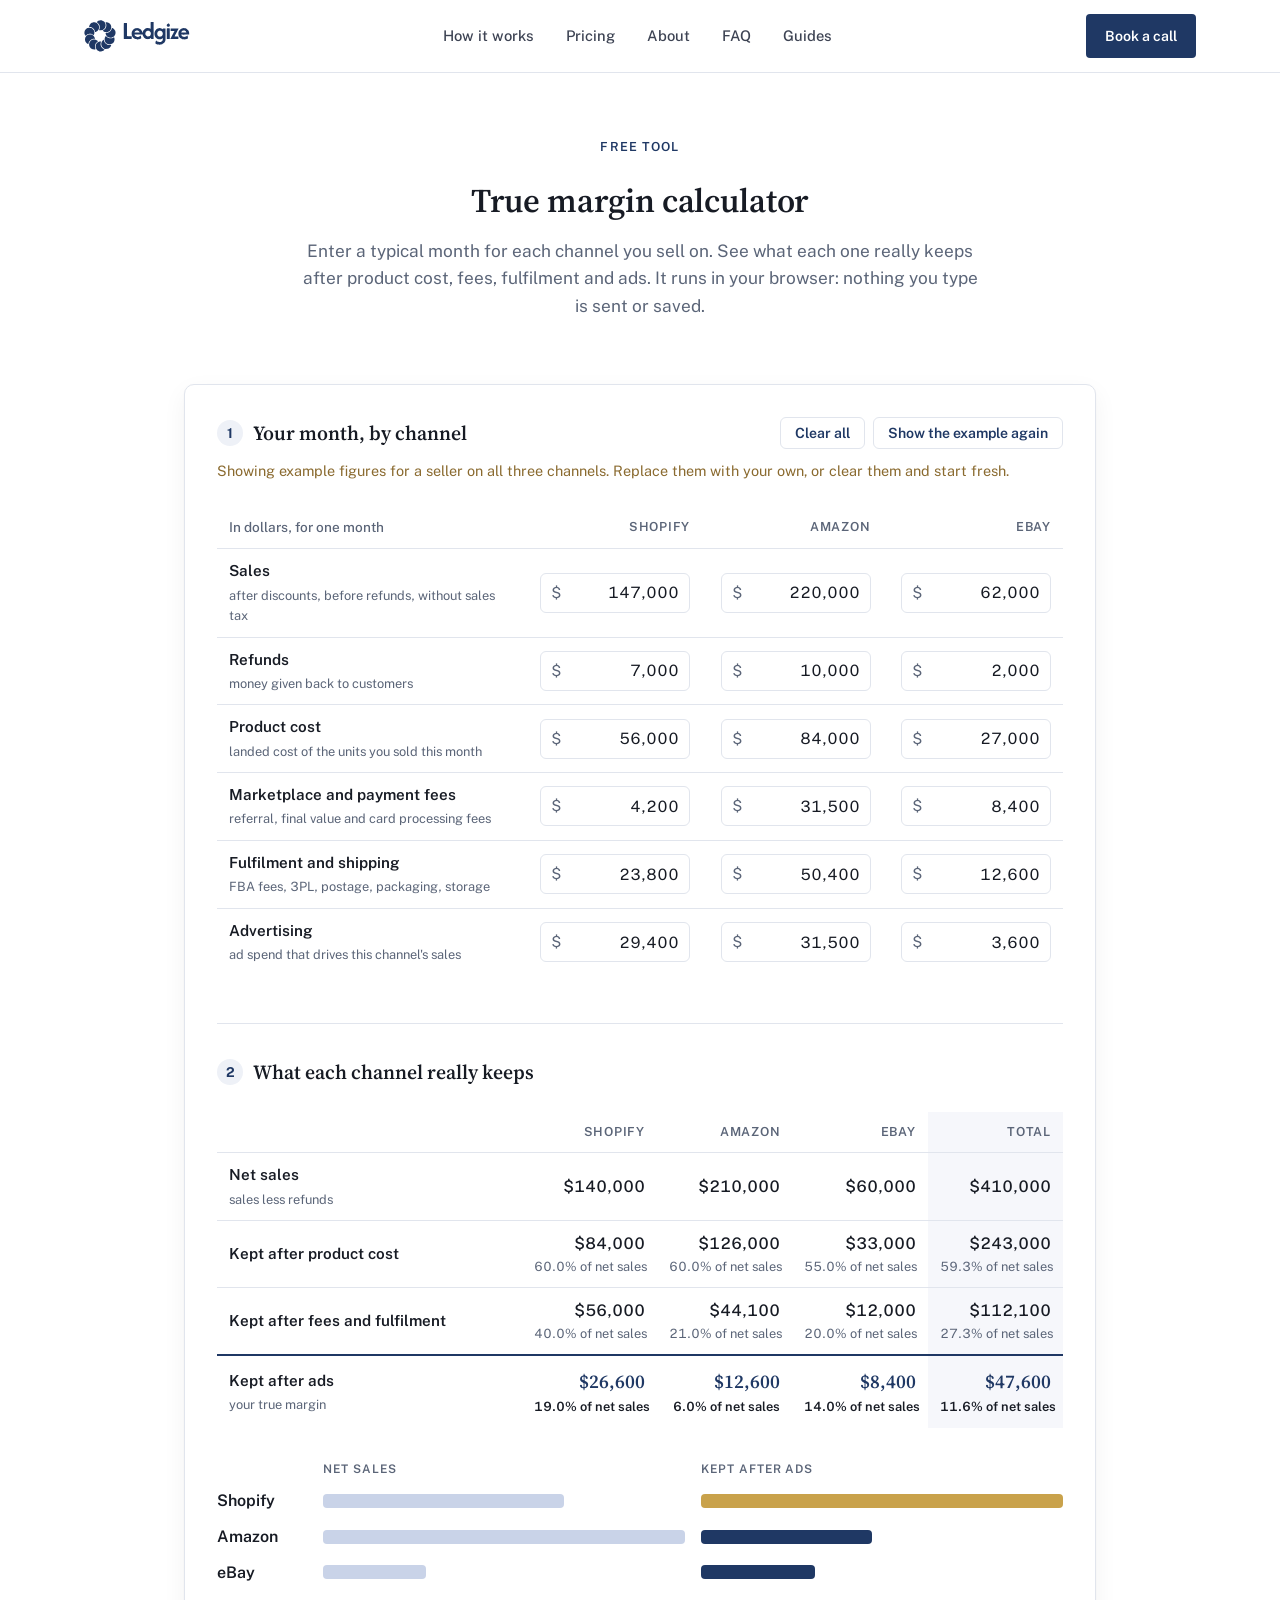
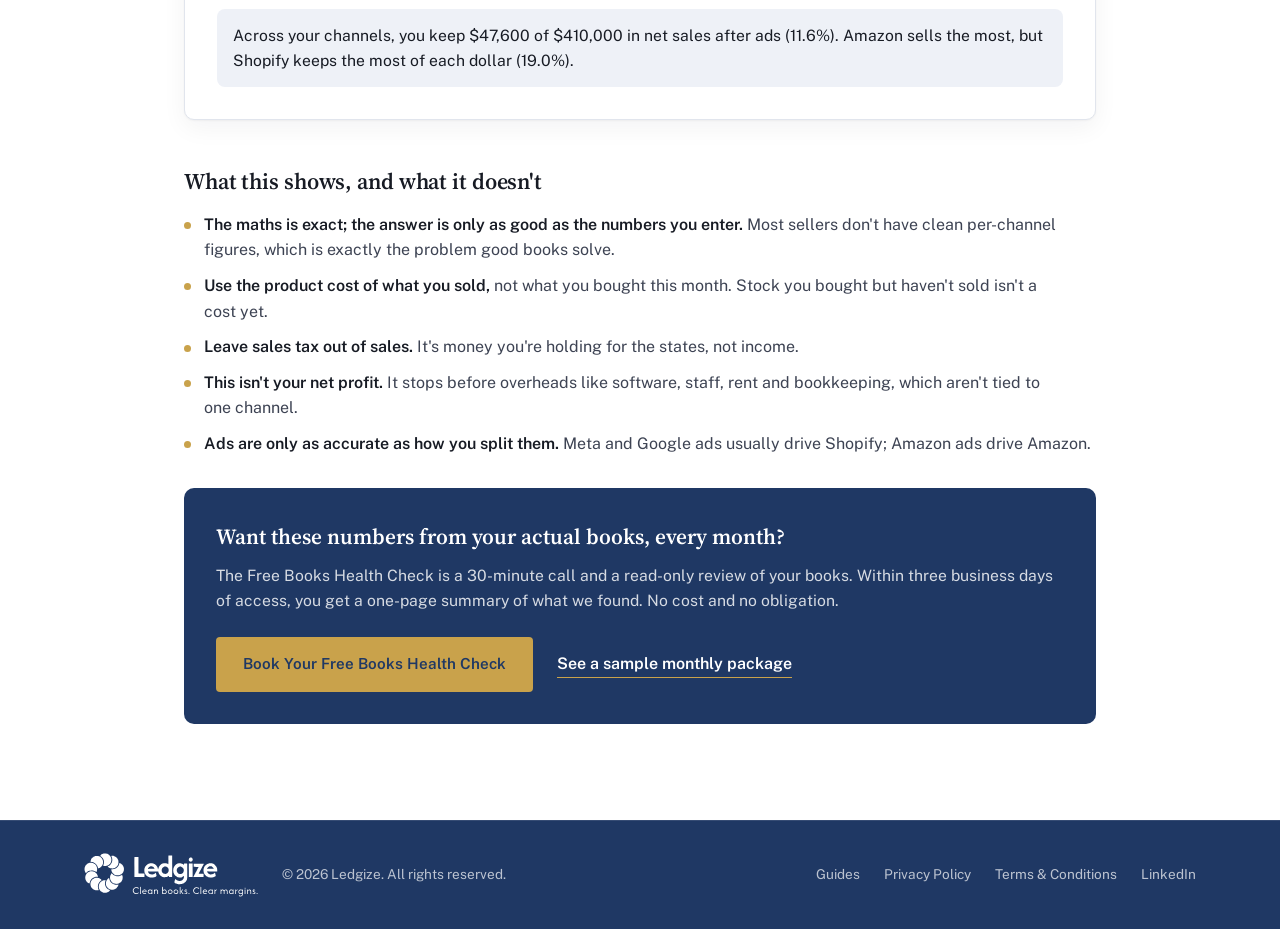
<file: tools/margin-calculator.html>
<!DOCTYPE html>
<html lang="en">
<head>
  <meta charset="UTF-8" />
  <meta name="viewport" content="width=device-width, initial-scale=1.0" />
  <meta name="color-scheme" content="light dark" />
  <title>True margin calculator: Ledgize</title>
  <meta name="description" content="Free calculator for Shopify, Amazon and eBay sellers. Enter a month of sales, refunds, product cost, fees, fulfilment and ads, and see what each channel really keeps." />
  <link rel="canonical" href="https://www.ledgize.com/tools/margin-calculator.html" />
  <meta property="og:type" content="website" />
  <meta property="og:site_name" content="Ledgize" />
  <meta property="og:title" content="True margin calculator: Ledgize" />
  <meta property="og:description" content="Free calculator for Shopify, Amazon and eBay sellers. Enter a month of sales, refunds, product cost, fees, fulfilment and ads, and see what each channel really keeps." />
  <meta property="og:url" content="https://www.ledgize.com/tools/margin-calculator.html" />
  <meta property="og:image" content="https://www.ledgize.com/assets/og-image.png?v=4" />
  <meta name="twitter:card" content="summary_large_image" />
  <meta name="twitter:title" content="True margin calculator: Ledgize" />
  <meta name="twitter:description" content="Free calculator for Shopify, Amazon and eBay sellers. Enter a month of sales, refunds, product cost, fees, fulfilment and ads, and see what each channel really keeps." />
  <meta name="twitter:image" content="https://www.ledgize.com/assets/og-image.png?v=4" />
  <link rel="alternate" type="application/rss+xml" title="Ledgize Guides" href="/guides/feed.xml" />
  <link rel="icon" href="/assets/favicon.svg" type="image/svg+xml">
  <link rel="icon" href="/assets/favicon-32.png?v=2" sizes="32x32" type="image/png">
  <link rel="icon" href="/assets/favicon-192.png" sizes="192x192" type="image/png">
  <link rel="apple-touch-icon" href="/assets/apple-touch-icon.png">
  <link rel="shortcut icon" href="/favicon.ico?v=2" />
  <link rel="preload" href="/assets/fonts/source-serif4-600.woff2" as="font" type="font/woff2" crossorigin />
  <link rel="preload" href="/assets/fonts/public-sans-400.woff2" as="font" type="font/woff2" crossorigin />
  <link rel="stylesheet" href="/css/styles.css?v=41" />
</head>
<body>

  <a href="#main-content" class="skip-link">Skip to main content</a>

  <header class="site-header">
    <div class="container header-inner">
      <a href="/" class="logo" aria-label="Ledgize home"><svg class="logo-svg" width="462" height="140" aria-hidden="true" focusable="false" xmlns="http://www.w3.org/2000/svg" viewBox="129 364 462 140"><g fill="currentColor"><path transform="translate(129 504) scale(0.0125 -0.0125)" d="M5595 11069 c-127 -12 -237 -36 -329 -71 -43 -17 -100 -36 -127 -43
-26 -7 -63 -25 -82 -39 -18 -14 -82 -51 -141 -81 -160 -82 -174 -94 -300 -230
-102 -111 -116 -130 -116 -161 0 -53 14 -71 88 -108 37 -19 78 -46 92 -61 14
-15 66 -57 115 -95 170 -128 405 -404 487 -571 118 -243 154 -341 204 -569 34
-150 42 -399 20 -579 -9 -74 -19 -138 -22 -143 -3 -4 -11 -49 -19 -100 -15
-97 -30 -142 -121 -344 -30 -67 -54 -128 -54 -136 0 -36 37 -59 150 -95 l115
-37 255 0 255 0 196 51 c232 61 352 116 546 249 201 138 417 353 479 477 15
29 44 79 65 113 48 76 58 98 131 314 118 343 126 628 29 990 -29 107 -54 175
-91 244 -27 53 -50 104 -50 114 -1 81 -360 503 -483 568 -26 13 -71 46 -100
72 -58 52 -251 150 -357 181 -36 11 -87 28 -115 39 -125 51 -469 75 -720 51z
M7592 10395 c-48 -21 -48 -36 2 -128 25 -46 46 -90 46 -97 0 -7 18 -57 40
-112 42 -106 87 -268 114 -413 30 -160 27 -571 -5 -665 -10 -30 -23 -85 -29
-122 -15 -95 -143 -396 -212 -496 -16 -23 -40 -68 -54 -98 -14 -31 -49 -82
-80 -114 -30 -32 -74 -85 -97 -118 -41 -58 -124 -135 -274 -255 -39 -31 -75
-62 -78 -68 -4 -6 -28 -20 -54 -31 -25 -10 -55 -28 -67 -39 -11 -11 -56 -34
-100 -52 -210 -88 -222 -128 -73 -254 143 -121 403 -266 563 -315 39 -12 91
-30 116 -41 83 -37 475 -57 654 -33 66 9 141 19 166 22 24 3 61 14 81 24 19
10 74 28 120 40 46 12 109 36 139 55 30 18 84 45 119 59 35 14 78 36 95 49 17
13 55 36 84 52 28 15 64 44 78 62 15 19 50 50 79 68 29 19 75 62 104 97 28 35
80 96 115 136 35 39 78 100 95 135 17 34 54 103 81 152 28 50 59 122 71 160
11 39 34 106 51 149 74 196 67 765 -13 976 -16 41 -37 104 -48 140 -12 36 -34
85 -51 110 -17 25 -46 77 -64 115 -18 39 -52 95 -76 125 -63 79 -243 280 -251
280 -4 0 -39 29 -78 64 -38 36 -85 73 -103 82 -18 9 -64 39 -102 66 -89 65
-218 124 -331 153 -49 12 -108 32 -130 43 -83 43 -565 71 -643 37z M3275
10385 c-55 -8 -120 -22 -144 -31 -24 -9 -73 -24 -110 -34 -83 -23 -223 -80
-287 -118 -27 -16 -89 -51 -138 -77 -102 -55 -237 -172 -379 -330 -129 -142
-260 -350 -287 -453 -10 -37 -31 -92 -48 -123 -17 -34 -35 -87 -42 -130 -6
-41 -18 -96 -26 -124 -21 -76 -23 -181 -3 -200 18 -19 86 -29 297 -45 152 -11
315 -42 372 -70 19 -9 58 -23 85 -30 70 -19 145 -53 228 -104 40 -24 93 -52
120 -61 26 -10 67 -35 91 -56 23 -21 74 -59 113 -86 171 -117 432 -430 532
-638 24 -49 53 -110 66 -135 60 -117 105 -252 120 -363 25 -178 24 -176 51
-193 53 -36 209 1 364 85 19 11 82 43 139 72 126 63 278 176 345 255 28 33 76
83 108 113 33 29 70 75 83 101 14 28 39 57 59 69 30 19 76 102 76 138 0 3 16
31 34 62 35 57 96 215 143 366 65 213 53 707 -21 893 -20 48 -45 117 -56 153
-11 36 -33 85 -50 108 -37 50 -56 91 -71 150 -7 29 -27 61 -58 95 -26 28 -91
104 -144 168 -60 72 -121 134 -160 161 -35 25 -80 66 -100 91 -29 34 -52 50
-98 67 -33 12 -76 35 -95 50 -20 15 -56 36 -82 45 -26 10 -69 30 -97 45 -28
16 -95 37 -154 49 -57 12 -116 26 -130 32 -111 42 -455 59 -646 33z M1855
8495 c-5 -2 -75 -9 -155 -14 -175 -12 -412 -71 -483 -119 -23 -16 -59 -35 -80
-41 -20 -7 -59 -27 -85 -46 -27 -18 -72 -45 -101 -60 -29 -14 -72 -43 -94 -64
-23 -21 -60 -50 -81 -65 -73 -49 -197 -171 -221 -216 -12 -25 -33 -54 -45 -65
-49 -43 -130 -156 -149 -206 -12 -29 -36 -78 -55 -108 -31 -52 -70 -171 -128
-391 -29 -107 -33 -629 -6 -700 10 -25 22 -67 28 -95 28 -128 180 -462 259
-568 70 -95 76 -93 256 83 72 70 157 144 190 165 74 47 189 121 247 158 24 15
57 38 75 51 17 13 60 29 95 35 35 7 98 28 141 46 130 56 491 115 697 115 103
-1 270 -23 326 -43 22 -8 87 -24 144 -36 103 -21 174 -49 385 -152 168 -82
226 -117 281 -169 49 -47 67 -55 104 -50 27 3 69 52 86 99 10 25 32 86 51 135
65 172 109 480 99 686 -11 217 -74 461 -166 639 -21 42 -43 88 -49 102 -39
104 -274 390 -390 475 -31 22 -62 48 -70 58 -8 9 -44 34 -80 56 -36 21 -86 54
-111 74 -25 20 -49 36 -54 36 -6 0 -64 27 -130 59 -147 72 -286 105 -529 126
-167 15 -185 16 -202 10z M9793 8405 c-24 -17 -47 -79 -63 -175 -7 -36 -30
-114 -52 -175 -23 -60 -47 -134 -55 -164 -17 -65 -74 -181 -99 -202 -9 -8 -50
-64 -90 -126 -131 -202 -309 -384 -491 -504 -34 -22 -69 -51 -77 -64 -8 -13
-40 -32 -70 -44 -30 -11 -77 -34 -105 -51 -54 -33 -259 -110 -406 -153 -105
-30 -400 -58 -585 -56 -107 1 -116 -1 -132 -21 -25 -30 -24 -125 2 -215 11
-39 25 -99 31 -135 6 -36 26 -101 44 -145 18 -44 42 -110 54 -146 12 -36 33
-81 47 -100 14 -19 39 -60 55 -92 17 -32 47 -77 67 -100 21 -23 56 -67 79 -97
83 -110 290 -292 394 -348 41 -22 108 -59 149 -82 112 -64 139 -76 214 -94 37
-9 90 -28 117 -41 57 -29 175 -43 435 -52 219 -7 341 7 499 57 66 21 136 41
155 45 19 4 71 26 115 49 45 22 92 46 105 52 88 42 171 92 210 127 25 23 72
62 105 86 33 23 74 62 90 84 17 23 58 72 93 109 34 37 62 71 62 75 0 5 18 30
39 56 56 68 147 242 181 345 15 48 37 110 48 137 73 178 76 197 76 495 l1 275
-37 125 c-20 69 -44 155 -53 192 -9 37 -40 107 -67 155 -28 49 -59 112 -69
142 -12 35 -36 72 -67 105 -27 28 -57 65 -67 81 -59 94 -345 359 -437 406 -24
12 -60 35 -80 51 -21 16 -63 40 -95 53 -32 14 -89 40 -127 60 -75 38 -110 43
-143 20z M1925 6140 c-160 -14 -473 -106 -580 -170 -16 -10 -54 -28 -84 -40
-143 -56 -470 -338 -568 -490 -20 -30 -53 -77 -74 -105 -20 -27 -47 -75 -58
-105 -12 -30 -37 -75 -56 -99 -19 -24 -37 -60 -41 -80 -6 -36 -13 -66 -59
-241 -14 -52 -28 -135 -31 -185 -3 -49 -13 -115 -21 -145 -19 -70 -12 -174 28
-372 16 -81 29 -162 29 -180 0 -18 11 -53 24 -78 13 -25 29 -65 36 -90 53
-195 302 -544 495 -693 22 -17 59 -48 82 -68 22 -21 60 -48 84 -60 24 -12 60
-35 80 -51 44 -36 209 -98 258 -98 79 0 105 61 126 295 6 64 17 102 57 195 27
63 62 147 77 186 16 40 42 91 58 115 17 24 66 98 109 163 94 143 273 339 359
394 33 21 67 47 75 56 29 36 206 153 255 170 28 9 83 36 123 60 39 24 101 51
137 60 36 9 90 27 120 40 133 60 613 100 769 66 108 -24 131 54 66 229 -15 42
-36 114 -45 160 -10 46 -29 99 -43 119 -13 20 -35 61 -48 91 -36 81 -148 246
-218 321 -34 36 -90 98 -125 137 -35 40 -82 84 -105 100 -22 15 -61 44 -86 64
-25 20 -61 44 -80 54 -19 10 -59 35 -88 55 -75 54 -292 149 -376 165 -39 8
-85 19 -101 25 -81 32 -367 47 -560 30z M7634 5562 c-5 -4 -23 -25 -39 -47
-16 -22 -43 -56 -60 -75 -34 -38 -113 -164 -152 -245 -14 -27 -38 -64 -54 -81
-26 -27 -31 -41 -39 -120 -5 -49 -24 -132 -41 -184 -62 -190 -64 -575 -4 -795
76 -279 105 -354 171 -447 18 -26 46 -73 63 -105 16 -32 46 -78 68 -103 22
-25 50 -60 63 -79 58 -84 310 -300 404 -348 28 -14 74 -41 103 -59 85 -54 149
-83 218 -99 36 -9 88 -24 115 -35 87 -34 203 -59 325 -70 66 -6 130 -13 142
-15 42 -10 278 14 348 35 39 11 104 25 145 31 118 17 484 201 597 301 36 32
70 58 75 58 12 0 198 187 198 200 0 6 27 39 59 74 33 35 71 86 84 113 14 26
46 82 71 123 26 41 56 107 67 145 12 39 29 86 39 105 71 140 119 573 86 771
-8 46 -17 111 -21 144 -14 123 -102 349 -147 379 -38 25 -98 2 -179 -70 -20
-18 -62 -39 -92 -48 -31 -9 -69 -27 -85 -41 -16 -14 -67 -38 -113 -54 -46 -16
-129 -45 -184 -65 -179 -63 -488 -97 -703 -76 -59 5 -136 13 -172 16 -111 10
-458 115 -550 166 -30 17 -80 44 -110 60 -30 16 -68 42 -85 58 -16 15 -52 37
-79 49 -27 12 -73 43 -101 69 -28 26 -84 74 -124 107 -41 33 -100 92 -132 131
-94 115 -141 150 -175 126z M3425 4364 c-129 -9 -330 -45 -390 -71 -33 -14
-100 -36 -150 -49 -52 -15 -113 -39 -145 -60 -30 -19 -86 -51 -124 -72 -39
-20 -95 -60 -125 -87 -31 -28 -82 -68 -113 -88 -68 -46 -138 -119 -166 -173
-11 -21 -41 -59 -67 -84 -25 -25 -63 -74 -83 -110 -20 -36 -53 -92 -74 -124
-21 -33 -49 -95 -63 -138 -14 -43 -35 -99 -48 -126 -14 -26 -27 -65 -31 -87
-4 -22 -16 -67 -26 -100 -33 -108 -54 -364 -41 -480 24 -202 93 -472 157 -613
70 -153 223 -370 356 -504 38 -38 68 -72 68 -77 0 -4 22 -20 49 -35 28 -14 63
-44 80 -65 19 -24 44 -42 70 -49 21 -7 63 -29 92 -49 66 -45 296 -151 368
-169 30 -7 75 -22 100 -33 114 -49 535 -51 782 -3 188 36 195 58 84 286 -53
108 -66 145 -75 211 -5 44 -23 134 -38 200 -43 192 -41 542 6 735 66 272 142
449 287 670 23 36 49 79 58 95 47 92 412 420 543 489 123 64 129 98 35 201
-31 34 -68 78 -84 98 -15 20 -60 59 -100 86 -39 28 -112 78 -162 112 -236 163
-712 284 -1030 263z M6776 4206 c-57 -46 -121 -93 -140 -106 -20 -12 -55 -46
-78 -75 -24 -29 -81 -96 -128 -148 -111 -122 -177 -229 -205 -326 -12 -43 -38
-104 -58 -137 -96 -156 -140 -567 -97 -899 25 -196 127 -488 209 -600 20 -27
51 -70 68 -95 18 -25 50 -70 72 -101 51 -73 257 -268 346 -330 39 -26 81 -57
95 -68 14 -11 30 -21 36 -21 7 0 36 -16 65 -36 151 -103 501 -203 739 -212
178 -7 439 21 550 58 205 68 308 107 335 126 17 12 53 29 80 39 28 10 66 30
85 45 19 14 51 36 70 47 20 12 47 34 60 48 14 15 50 44 81 65 53 37 109 103
309 370 70 93 145 241 167 328 9 37 29 94 45 127 29 62 35 113 18 146 -14 25
-52 24 -195 -2 -162 -29 -366 -43 -445 -30 -36 6 -135 20 -220 30 -85 11 -175
27 -200 35 -179 57 -292 102 -336 131 -28 19 -78 46 -112 60 -216 88 -611 447
-713 649 -25 50 -64 125 -85 166 -75 146 -144 308 -160 376 -8 38 -24 103 -35
144 -11 41 -24 111 -29 154 -19 154 -46 160 -194 42z M5640 3665 c-47 -8 -116
-19 -155 -26 -38 -6 -125 -29 -193 -51 -68 -22 -145 -45 -172 -52 -27 -7 -75
-30 -107 -50 -32 -21 -105 -68 -163 -106 -98 -63 -310 -241 -310 -260 0 -5
-22 -33 -49 -62 -79 -86 -232 -330 -295 -469 -14 -30 -29 -88 -35 -129 -6 -41
-24 -114 -41 -163 -56 -158 -60 -523 -9 -709 19 -69 47 -182 69 -276 6 -23 33
-79 61 -125 28 -45 62 -104 74 -132 69 -149 291 -397 451 -504 41 -28 94 -66
118 -85 23 -19 63 -44 90 -56 27 -11 60 -29 75 -39 14 -10 49 -25 76 -34 28
-8 82 -28 121 -45 72 -30 203 -66 284 -77 25 -4 81 -13 125 -22 92 -18 198
-13 385 17 63 10 142 22 175 25 33 4 83 17 111 30 28 12 96 36 150 53 67 21
126 49 181 84 156 100 177 113 229 145 83 52 282 257 290 299 11 57 -27 89
-144 120 -66 17 -160 65 -237 119 -33 23 -82 52 -108 63 -48 22 -129 86 -223
178 -28 28 -68 64 -88 79 -21 16 -48 48 -63 72 -14 24 -40 56 -58 71 -61 51
-249 335 -274 414 -10 35 -31 88 -45 119 -14 30 -35 93 -47 140 -11 46 -31
120 -44 164 -29 101 -45 458 -26 590 7 44 16 129 21 189 11 133 28 190 97 324
58 114 63 140 32 168 -27 25 -205 29 -329 9z"/><path transform="translate(296 474) scale(0.0125 -0.0125)" d="M10024 8080 c-58 -23 -55 48 -54 -1193 1 -1064 0 -1140 -16 -1158
-34 -37 -89 -23 -160 41 -22 21 -67 47 -100 59 -32 13 -81 35 -109 51 -29 16
-80 34 -120 40 -38 7 -116 23 -172 36 -192 46 -435 50 -605 10 -36 -8 -121
-24 -189 -36 -68 -12 -140 -30 -159 -40 -19 -11 -72 -37 -117 -59 -99 -47
-231 -137 -333 -226 -41 -36 -100 -82 -131 -103 -31 -20 -67 -50 -81 -67 -60
-72 -159 -207 -174 -237 -9 -18 -36 -58 -59 -88 -52 -67 -79 -120 -149 -294
-30 -74 -62 -149 -72 -167 -9 -18 -20 -64 -25 -103 -12 -96 -38 -203 -53 -216
-30 -24 -78 86 -97 216 -25 182 -155 466 -278 606 -21 23 -44 54 -51 67 -22
42 -159 199 -217 249 -30 26 -72 64 -92 84 -21 20 -55 44 -77 53 -21 9 -59 35
-84 59 -53 51 -239 151 -360 194 -47 17 -101 37 -120 45 -19 8 -69 18 -110 21
-41 4 -140 16 -220 28 -153 21 -271 21 -434 -2 -44 -6 -132 -17 -197 -25 -73
-8 -136 -22 -166 -35 -26 -12 -90 -37 -141 -55 -52 -19 -122 -51 -155 -73 -34
-22 -80 -50 -102 -62 -22 -13 -62 -42 -90 -65 -27 -23 -72 -56 -100 -75 -27
-18 -70 -52 -95 -75 -25 -23 -58 -50 -73 -60 -15 -10 -39 -36 -52 -59 -13 -23
-40 -57 -60 -76 -20 -19 -46 -52 -56 -73 -11 -21 -44 -64 -72 -95 -59 -64
-172 -268 -206 -372 -12 -35 -30 -83 -41 -105 -21 -44 -63 -286 -81 -465 -13
-136 -6 -310 22 -495 11 -71 24 -166 30 -210 6 -47 19 -93 31 -113 11 -18 33
-74 48 -123 27 -86 112 -252 172 -334 16 -22 45 -65 65 -95 32 -50 78 -103
184 -217 90 -97 408 -323 519 -369 30 -13 77 -35 104 -49 27 -14 56 -25 64
-25 7 0 44 -13 81 -29 80 -35 415 -94 631 -111 169 -13 392 2 540 35 58 13
145 31 194 40 49 9 114 29 145 44 31 16 91 41 135 56 43 15 115 49 160 75 44
27 111 65 147 84 107 57 133 114 94 213 -8 21 -18 61 -24 88 -22 118 -35 177
-66 295 -18 69 -43 176 -56 239 -36 171 -67 197 -143 117 -132 -141 -319 -253
-561 -336 -220 -75 -624 -93 -805 -35 -156 50 -354 166 -415 242 -22 28 -52
58 -67 67 -37 23 -135 172 -153 234 -9 28 -27 75 -40 104 -62 132 -6 200 122
149 93 -36 369 -43 1533 -38 591 2 1091 7 1112 12 47 9 58 -10 69 -121 10 -93
11 -97 146 -409 38 -87 162 -285 197 -314 10 -8 27 -33 38 -55 102 -203 630
-594 851 -631 45 -8 136 -26 202 -40 228 -50 588 -46 746 10 39 13 96 29 127
35 31 5 72 19 91 29 20 11 83 44 140 73 58 29 127 74 155 99 119 109 188 129
227 67 17 -28 19 -42 14 -93 -15 -128 -14 -137 25 -159 33 -20 54 -21 310 -25
358 -4 515 4 541 30 19 19 19 87 19 2924 0 2107 -3 2911 -11 2928 -6 14 -22
30 -36 36 -29 13 -916 14 -949 1z m-4560 -2980 c33 -5 75 -18 95 -29 209 -111
214 -114 310 -211 61 -61 110 -122 135 -166 117 -207 121 -220 81 -260 -30
-30 -61 -30 -295 1 -234 31 -1220 13 -1340 -24 -75 -24 -140 -3 -140 44 0 29
91 212 141 285 79 112 332 308 447 345 105 33 408 42 566 15z m3808 -61 c32
-6 88 -23 126 -39 37 -16 89 -34 116 -41 32 -8 64 -27 99 -58 29 -25 78 -68
110 -95 32 -27 77 -74 100 -105 23 -31 50 -65 60 -76 11 -11 28 -40 39 -65 11
-25 33 -73 49 -107 115 -240 112 -613 -6 -857 -82 -168 -201 -321 -284 -365
-13 -7 -42 -30 -65 -51 -27 -25 -61 -44 -99 -55 -32 -9 -86 -30 -121 -45 -92
-42 -174 -53 -354 -48 l-157 5 -124 46 c-213 80 -389 210 -458 338 -17 33 -43
73 -57 89 -96 114 -159 467 -121 675 68 374 232 613 525 764 198 102 385 129
622 90z M612 7703 c-44 -17 -42 104 -42 -2772 l0 -2710 24 -28 24 -28 1347 -2
c1569 -2 1384 -20 1386 135 0 53 3 237 5 407 4 349 2 374 -33 416 l-25 29
-765 0 c-830 -1 -793 -3 -825 52 -10 19 -13 450 -15 2213 -1 1205 -2 2200 -3
2213 0 13 -13 37 -29 53 l-29 29 -504 -1 c-277 0 -509 -3 -516 -6z M16030
7526 c-119 -22 -159 -46 -285 -171 -163 -162 -194 -452 -72 -674 49 -89 56
-96 134 -148 237 -156 444 -160 672 -13 109 71 194 221 222 394 19 117 -50
339 -129 417 -26 25 -65 66 -88 91 -85 94 -271 137 -454 104z M12930 5955
c-273 -36 -307 -43 -398 -89 -48 -24 -98 -47 -112 -51 -94 -27 -254 -122 -347
-207 -54 -48 -127 -114 -162 -145 -65 -58 -182 -199 -268 -322 -26 -36 -59
-80 -74 -97 -14 -18 -34 -54 -44 -80 -10 -27 -33 -83 -51 -124 -19 -41 -38
-94 -43 -118 -5 -24 -21 -61 -36 -83 -23 -32 -29 -56 -36 -127 -4 -49 -20
-158 -35 -243 -34 -196 -35 -343 -5 -524 12 -71 26 -178 31 -237 7 -90 13
-113 35 -145 14 -21 33 -63 42 -93 8 -30 26 -73 38 -95 13 -22 33 -70 45 -108
12 -37 38 -89 59 -115 20 -26 71 -93 112 -150 135 -187 150 -207 182 -240 41
-43 308 -261 350 -286 18 -10 57 -33 87 -51 30 -18 73 -38 95 -45 22 -7 78
-30 125 -51 47 -20 122 -44 167 -53 45 -8 99 -22 119 -31 43 -18 314 -21 509
-5 131 11 326 57 379 90 18 10 64 32 103 48 40 16 90 44 112 62 23 17 67 44
99 60 32 15 72 44 89 63 67 76 118 85 149 25 34 -66 3 -413 -51 -575 -173
-516 -672 -800 -1265 -718 -154 21 -268 45 -325 67 -27 11 -95 36 -150 54 -55
19 -122 49 -150 67 -27 18 -66 39 -85 47 -19 7 -53 30 -75 51 -22 20 -59 46
-82 58 -27 13 -54 39 -74 70 -55 84 -141 112 -164 54 -19 -50 -65 -208 -65
-227 0 -12 -16 -78 -35 -147 -19 -68 -44 -171 -54 -229 -11 -58 -29 -129 -40
-158 -44 -110 -24 -176 67 -229 26 -15 61 -37 77 -49 27 -20 111 -62 365 -181
102 -49 194 -79 330 -109 63 -15 142 -33 175 -41 84 -20 481 -30 555 -14 149
33 195 41 315 55 138 16 211 35 340 85 43 17 95 34 115 37 129 22 520 255 612
366 24 28 60 62 81 75 21 13 46 38 55 55 10 17 40 57 67 88 55 63 153 216 208
325 97 192 109 223 118 307 5 46 22 146 36 223 l27 140 4 1918 c3 1988 3 1985
-38 2007 -13 7 -154 10 -420 8 l-399 -3 -23 -23 c-21 -21 -23 -30 -20 -116 2
-81 0 -96 -18 -119 -39 -49 -91 -36 -175 44 -22 21 -58 45 -80 55 -22 9 -64
34 -92 56 -80 61 -276 133 -432 158 -341 54 -382 57 -551 35z m568 -951 c341
-118 541 -314 667 -654 23 -61 65 -278 65 -333 0 -65 -53 -328 -80 -396 -35
-91 -100 -211 -133 -249 -18 -20 -46 -55 -63 -78 -25 -35 -129 -132 -199 -186
-25 -20 -203 -97 -284 -123 -42 -14 -92 -18 -220 -19 l-166 -1 -106 38 c-58
20 -113 37 -121 37 -46 0 -267 178 -355 285 -57 69 -158 276 -198 404 -55 178
-55 386 0 560 35 109 133 308 185 376 73 95 323 295 368 295 8 0 60 15 116 34
56 19 110 37 121 40 11 3 89 3 173 1 132 -4 163 -8 230 -31z M21340 5950 c-63
-9 -154 -22 -202 -29 -94 -12 -295 -87 -426 -158 -244 -133 -534 -384 -637
-553 -15 -25 -44 -63 -65 -85 -43 -44 -104 -145 -151 -245 -16 -36 -43 -92
-59 -125 -28 -56 -39 -98 -90 -320 -50 -221 -49 -636 3 -850 14 -55 28 -124
31 -154 9 -70 104 -307 156 -385 22 -35 40 -67 40 -74 0 -6 26 -46 59 -89 32
-43 65 -92 74 -109 21 -42 275 -295 345 -344 31 -22 68 -48 82 -59 57 -42 289
-167 388 -208 162 -68 176 -72 280 -89 54 -8 147 -24 207 -34 260 -46 580 -45
775 1 47 11 124 26 171 33 137 21 366 119 629 270 73 42 86 55 99 104 11 39
-13 211 -36 255 -8 16 -21 61 -29 100 -7 40 -26 122 -40 182 -14 61 -36 159
-49 220 -35 164 -59 172 -173 58 -77 -77 -303 -232 -368 -253 -419 -136 -780
-160 -1006 -65 -35 15 -90 36 -123 48 -78 27 -179 102 -290 218 -121 126 -142
155 -175 246 -15 43 -39 106 -51 140 -43 114 -1 156 130 130 241 -49 222 -48
1433 -45 l1137 3 28 21 c27 20 28 26 31 110 9 261 -37 757 -76 824 -12 19 -26
57 -32 83 -14 66 -127 292 -184 369 -199 270 -293 378 -367 423 -32 20 -83 58
-111 84 -75 68 -320 221 -371 232 -23 5 -72 23 -110 40 -77 35 -154 50 -404
79 -212 24 -318 24 -473 0z m424 -841 c108 -14 169 -38 287 -111 153 -94 300
-249 350 -370 14 -35 38 -81 52 -102 31 -44 34 -77 11 -100 -19 -19 14 -20
-292 4 -389 31 -1154 20 -1344 -19 -111 -23 -177 18 -148 91 60 148 224 368
322 433 24 15 69 45 100 66 148 101 411 143 662 108z M15671 5866 c-53 -23
-50 71 -51 -1862 l0 -1790 25 -24 25 -23 475 -1 474 -1 23 23 23 23 0 1797 c0
2006 6 1844 -67 1857 -56 9 -907 10 -927 1z M16991 5841 c-31 -31 -32 -38 -29
-453 3 -356 4 -389 21 -405 16 -17 60 -18 646 -23 765 -6 716 7 619 -164 -28
-50 -64 -111 -78 -136 -15 -25 -41 -72 -58 -105 -16 -33 -54 -107 -84 -165
-31 -58 -74 -140 -96 -183 -23 -43 -45 -84 -50 -90 -6 -7 -41 -73 -80 -147
-130 -253 -231 -441 -241 -454 -6 -8 -21 -38 -34 -67 -12 -30 -34 -74 -48 -99
-79 -137 -293 -546 -304 -580 -4 -14 -21 -41 -36 -61 -16 -20 -42 -65 -57
-100 -16 -35 -68 -134 -116 -219 -93 -166 -100 -195 -56 -217 20 -10 307 -13
1382 -13 l1357 1 20 26 c20 25 21 38 21 417 0 332 -2 395 -15 413 -17 24 -78
48 -100 39 -8 -3 -277 -6 -597 -6 l-582 -2 -23 27 c-32 37 -29 44 120 325 182
342 214 404 261 495 23 44 51 95 64 112 12 17 29 51 38 75 8 23 32 70 54 103
21 33 54 94 73 135 19 42 50 100 69 130 19 30 42 77 51 103 9 26 32 66 52 89
19 23 35 47 35 54 0 6 15 40 34 75 102 194 276 528 325 624 31 61 65 124 77
140 43 63 124 229 124 256 0 61 81 58 -1367 58 -728 0 -1334 3 -1347 7 -17 4
-30 0 -45 -15z"/></g></svg></a>

      <nav class="site-nav" id="site-nav">
        <a href="/#how-it-works">How it works</a>
        <a href="/#services">Pricing</a>
        <a href="/#about">About</a>
        <a href="/#faq">FAQ</a>
        <a href="/guides/">Guides</a>
      </nav>
      <a href="https://calendar.app.google/x4VN65FmpogkEirC7" target="_blank" rel="noopener noreferrer" class="btn btn-primary btn-sm header-cta">Book a call</a>

      <button class="nav-toggle" id="nav-toggle" aria-label="Toggle navigation" aria-expanded="false">
        <span></span><span></span><span></span>
      </button>
    </div>
  </header>

  <main id="main-content" tabindex="-1">
    <section class="section calc-page">
      <div class="container calc-inner">
        <div class="kicker center">
          <span class="kicker-label">Free tool</span>
        </div>
        <h1 class="section-title center">True margin calculator</h1>
        <p class="section-lead center">Enter a typical month for each channel you sell on. See what each one really keeps after product cost, fees, fulfilment and ads. It runs in your browser: nothing you type is sent or saved.</p>

        <div class="calc-card">
          <div class="calc-top">
            <p class="calc-step"><span class="calc-step-n">1</span> Your month, by channel</p>
            <div class="calc-buttons">
              <button type="button" class="calc-btn" id="calc-clear">Clear all</button>
              <button type="button" class="calc-btn" id="calc-example">Show the example again</button>
            </div>
          </div>
          <p class="calc-example-note" id="calc-example-note">Showing example figures for a seller on all three channels. Replace them with your own, or clear them and start fresh.</p>

          <div class="calc-table-wrap">
            <table class="calc-table" id="calc-inputs">
              <thead>
                <tr><th scope="col">In dollars, for one month</th><th scope="col">Shopify</th><th scope="col">Amazon</th><th scope="col">eBay</th></tr>
              </thead>
              <tbody>
                <tr><th scope="row">Sales<span>after discounts, before refunds, without sales tax</span></th><td data-ch="shopify" data-f="sales"></td><td data-ch="amazon" data-f="sales"></td><td data-ch="ebay" data-f="sales"></td></tr>
                <tr><th scope="row">Refunds<span>money given back to customers</span></th><td data-ch="shopify" data-f="refunds"></td><td data-ch="amazon" data-f="refunds"></td><td data-ch="ebay" data-f="refunds"></td></tr>
                <tr><th scope="row">Product cost<span>landed cost of the units you sold this month</span></th><td data-ch="shopify" data-f="cogs"></td><td data-ch="amazon" data-f="cogs"></td><td data-ch="ebay" data-f="cogs"></td></tr>
                <tr><th scope="row">Marketplace and payment fees<span>referral, final value and card processing fees</span></th><td data-ch="shopify" data-f="fees"></td><td data-ch="amazon" data-f="fees"></td><td data-ch="ebay" data-f="fees"></td></tr>
                <tr><th scope="row">Fulfilment and shipping<span>FBA fees, 3PL, postage, packaging, storage</span></th><td data-ch="shopify" data-f="fulfil"></td><td data-ch="amazon" data-f="fulfil"></td><td data-ch="ebay" data-f="fulfil"></td></tr>
                <tr><th scope="row">Advertising<span>ad spend that drives this channel's sales</span></th><td data-ch="shopify" data-f="ads"></td><td data-ch="amazon" data-f="ads"></td><td data-ch="ebay" data-f="ads"></td></tr>
              </tbody>
            </table>
          </div>

          <p class="calc-step calc-step-results"><span class="calc-step-n">2</span> What each channel really keeps</p>
          <div class="calc-table-wrap">
            <table class="calc-table calc-results" aria-live="polite">
              <thead>
                <tr><th scope="col"></th><th scope="col">Shopify</th><th scope="col">Amazon</th><th scope="col">eBay</th><th scope="col">Total</th></tr>
              </thead>
              <tbody>
                <tr><th scope="row">Net sales<span>sales less refunds</span></th><td data-out="shopify-net"></td><td data-out="amazon-net"></td><td data-out="ebay-net"></td><td data-out="total-net"></td></tr>
                <tr><th scope="row">Kept after product cost</th><td data-out="shopify-cm1"></td><td data-out="amazon-cm1"></td><td data-out="ebay-cm1"></td><td data-out="total-cm1"></td></tr>
                <tr><th scope="row">Kept after fees and fulfilment</th><td data-out="shopify-cm2"></td><td data-out="amazon-cm2"></td><td data-out="ebay-cm2"></td><td data-out="total-cm2"></td></tr>
                <tr class="calc-key"><th scope="row">Kept after ads<span>your true margin</span></th><td data-out="shopify-cm3"></td><td data-out="amazon-cm3"></td><td data-out="ebay-cm3"></td><td data-out="total-cm3"></td></tr>
              </tbody>
            </table>
          </div>

          <div class="calc-bars" id="calc-bars" aria-hidden="true"></div>
          <p class="calc-summary" id="calc-summary"></p>
        </div>

        <div class="calc-notes">
          <h2 class="calc-notes-title">What this shows, and what it doesn't</h2>
          <ul>
            <li><strong>The maths is exact; the answer is only as good as the numbers you enter.</strong> Most sellers don't have clean per-channel figures, which is exactly the problem good books solve.</li>
            <li><strong>Use the product cost of what you sold,</strong> not what you bought this month. Stock you bought but haven't sold isn't a cost yet.</li>
            <li><strong>Leave sales tax out of sales.</strong> It's money you're holding for the states, not income.</li>
            <li><strong>This isn't your net profit.</strong> It stops before overheads like software, staff, rent and bookkeeping, which aren't tied to one channel.</li>
            <li><strong>Ads are only as accurate as how you split them.</strong> Meta and Google ads usually drive Shopify; Amazon ads drive Amazon.</li>
          </ul>
        </div>

        <aside class="guide-cta calc-cta">
          <p class="guide-cta-title">Want these numbers from your actual books, every month?</p>
          <p>The Free Books Health Check is a 30-minute call and a read-only review of your books. Within three business days of access, you get a one-page summary of what we found. No cost and no obligation.</p>
          <div class="guide-cta-actions">
            <a href="https://calendar.app.google/x4VN65FmpogkEirC7" target="_blank" rel="noopener noreferrer" class="btn btn-on-navy">Book Your Free Books Health Check</a>
            <a href="/#sample" class="guide-cta-link">See a sample monthly package</a>
          </div>
        </aside>
      </div>
    </section>
  </main>

  <footer class="site-footer">
    <div class="container footer-inner">
      <div class="footer-left">
        <span class="logo-footer"><svg class="logo-footer-svg" width="602" height="152" aria-hidden="true" focusable="false" xmlns="http://www.w3.org/2000/svg" viewBox="129 364 602 152"><g fill="currentColor"><path transform="translate(129 504) scale(0.0125 -0.0125)" d="M5595 11069 c-127 -12 -237 -36 -329 -71 -43 -17 -100 -36 -127 -43
-26 -7 -63 -25 -82 -39 -18 -14 -82 -51 -141 -81 -160 -82 -174 -94 -300 -230
-102 -111 -116 -130 -116 -161 0 -53 14 -71 88 -108 37 -19 78 -46 92 -61 14
-15 66 -57 115 -95 170 -128 405 -404 487 -571 118 -243 154 -341 204 -569 34
-150 42 -399 20 -579 -9 -74 -19 -138 -22 -143 -3 -4 -11 -49 -19 -100 -15
-97 -30 -142 -121 -344 -30 -67 -54 -128 -54 -136 0 -36 37 -59 150 -95 l115
-37 255 0 255 0 196 51 c232 61 352 116 546 249 201 138 417 353 479 477 15
29 44 79 65 113 48 76 58 98 131 314 118 343 126 628 29 990 -29 107 -54 175
-91 244 -27 53 -50 104 -50 114 -1 81 -360 503 -483 568 -26 13 -71 46 -100
72 -58 52 -251 150 -357 181 -36 11 -87 28 -115 39 -125 51 -469 75 -720 51z
M7592 10395 c-48 -21 -48 -36 2 -128 25 -46 46 -90 46 -97 0 -7 18 -57 40
-112 42 -106 87 -268 114 -413 30 -160 27 -571 -5 -665 -10 -30 -23 -85 -29
-122 -15 -95 -143 -396 -212 -496 -16 -23 -40 -68 -54 -98 -14 -31 -49 -82
-80 -114 -30 -32 -74 -85 -97 -118 -41 -58 -124 -135 -274 -255 -39 -31 -75
-62 -78 -68 -4 -6 -28 -20 -54 -31 -25 -10 -55 -28 -67 -39 -11 -11 -56 -34
-100 -52 -210 -88 -222 -128 -73 -254 143 -121 403 -266 563 -315 39 -12 91
-30 116 -41 83 -37 475 -57 654 -33 66 9 141 19 166 22 24 3 61 14 81 24 19
10 74 28 120 40 46 12 109 36 139 55 30 18 84 45 119 59 35 14 78 36 95 49 17
13 55 36 84 52 28 15 64 44 78 62 15 19 50 50 79 68 29 19 75 62 104 97 28 35
80 96 115 136 35 39 78 100 95 135 17 34 54 103 81 152 28 50 59 122 71 160
11 39 34 106 51 149 74 196 67 765 -13 976 -16 41 -37 104 -48 140 -12 36 -34
85 -51 110 -17 25 -46 77 -64 115 -18 39 -52 95 -76 125 -63 79 -243 280 -251
280 -4 0 -39 29 -78 64 -38 36 -85 73 -103 82 -18 9 -64 39 -102 66 -89 65
-218 124 -331 153 -49 12 -108 32 -130 43 -83 43 -565 71 -643 37z M3275
10385 c-55 -8 -120 -22 -144 -31 -24 -9 -73 -24 -110 -34 -83 -23 -223 -80
-287 -118 -27 -16 -89 -51 -138 -77 -102 -55 -237 -172 -379 -330 -129 -142
-260 -350 -287 -453 -10 -37 -31 -92 -48 -123 -17 -34 -35 -87 -42 -130 -6
-41 -18 -96 -26 -124 -21 -76 -23 -181 -3 -200 18 -19 86 -29 297 -45 152 -11
315 -42 372 -70 19 -9 58 -23 85 -30 70 -19 145 -53 228 -104 40 -24 93 -52
120 -61 26 -10 67 -35 91 -56 23 -21 74 -59 113 -86 171 -117 432 -430 532
-638 24 -49 53 -110 66 -135 60 -117 105 -252 120 -363 25 -178 24 -176 51
-193 53 -36 209 1 364 85 19 11 82 43 139 72 126 63 278 176 345 255 28 33 76
83 108 113 33 29 70 75 83 101 14 28 39 57 59 69 30 19 76 102 76 138 0 3 16
31 34 62 35 57 96 215 143 366 65 213 53 707 -21 893 -20 48 -45 117 -56 153
-11 36 -33 85 -50 108 -37 50 -56 91 -71 150 -7 29 -27 61 -58 95 -26 28 -91
104 -144 168 -60 72 -121 134 -160 161 -35 25 -80 66 -100 91 -29 34 -52 50
-98 67 -33 12 -76 35 -95 50 -20 15 -56 36 -82 45 -26 10 -69 30 -97 45 -28
16 -95 37 -154 49 -57 12 -116 26 -130 32 -111 42 -455 59 -646 33z M1855
8495 c-5 -2 -75 -9 -155 -14 -175 -12 -412 -71 -483 -119 -23 -16 -59 -35 -80
-41 -20 -7 -59 -27 -85 -46 -27 -18 -72 -45 -101 -60 -29 -14 -72 -43 -94 -64
-23 -21 -60 -50 -81 -65 -73 -49 -197 -171 -221 -216 -12 -25 -33 -54 -45 -65
-49 -43 -130 -156 -149 -206 -12 -29 -36 -78 -55 -108 -31 -52 -70 -171 -128
-391 -29 -107 -33 -629 -6 -700 10 -25 22 -67 28 -95 28 -128 180 -462 259
-568 70 -95 76 -93 256 83 72 70 157 144 190 165 74 47 189 121 247 158 24 15
57 38 75 51 17 13 60 29 95 35 35 7 98 28 141 46 130 56 491 115 697 115 103
-1 270 -23 326 -43 22 -8 87 -24 144 -36 103 -21 174 -49 385 -152 168 -82
226 -117 281 -169 49 -47 67 -55 104 -50 27 3 69 52 86 99 10 25 32 86 51 135
65 172 109 480 99 686 -11 217 -74 461 -166 639 -21 42 -43 88 -49 102 -39
104 -274 390 -390 475 -31 22 -62 48 -70 58 -8 9 -44 34 -80 56 -36 21 -86 54
-111 74 -25 20 -49 36 -54 36 -6 0 -64 27 -130 59 -147 72 -286 105 -529 126
-167 15 -185 16 -202 10z M9793 8405 c-24 -17 -47 -79 -63 -175 -7 -36 -30
-114 -52 -175 -23 -60 -47 -134 -55 -164 -17 -65 -74 -181 -99 -202 -9 -8 -50
-64 -90 -126 -131 -202 -309 -384 -491 -504 -34 -22 -69 -51 -77 -64 -8 -13
-40 -32 -70 -44 -30 -11 -77 -34 -105 -51 -54 -33 -259 -110 -406 -153 -105
-30 -400 -58 -585 -56 -107 1 -116 -1 -132 -21 -25 -30 -24 -125 2 -215 11
-39 25 -99 31 -135 6 -36 26 -101 44 -145 18 -44 42 -110 54 -146 12 -36 33
-81 47 -100 14 -19 39 -60 55 -92 17 -32 47 -77 67 -100 21 -23 56 -67 79 -97
83 -110 290 -292 394 -348 41 -22 108 -59 149 -82 112 -64 139 -76 214 -94 37
-9 90 -28 117 -41 57 -29 175 -43 435 -52 219 -7 341 7 499 57 66 21 136 41
155 45 19 4 71 26 115 49 45 22 92 46 105 52 88 42 171 92 210 127 25 23 72
62 105 86 33 23 74 62 90 84 17 23 58 72 93 109 34 37 62 71 62 75 0 5 18 30
39 56 56 68 147 242 181 345 15 48 37 110 48 137 73 178 76 197 76 495 l1 275
-37 125 c-20 69 -44 155 -53 192 -9 37 -40 107 -67 155 -28 49 -59 112 -69
142 -12 35 -36 72 -67 105 -27 28 -57 65 -67 81 -59 94 -345 359 -437 406 -24
12 -60 35 -80 51 -21 16 -63 40 -95 53 -32 14 -89 40 -127 60 -75 38 -110 43
-143 20z M1925 6140 c-160 -14 -473 -106 -580 -170 -16 -10 -54 -28 -84 -40
-143 -56 -470 -338 -568 -490 -20 -30 -53 -77 -74 -105 -20 -27 -47 -75 -58
-105 -12 -30 -37 -75 -56 -99 -19 -24 -37 -60 -41 -80 -6 -36 -13 -66 -59
-241 -14 -52 -28 -135 -31 -185 -3 -49 -13 -115 -21 -145 -19 -70 -12 -174 28
-372 16 -81 29 -162 29 -180 0 -18 11 -53 24 -78 13 -25 29 -65 36 -90 53
-195 302 -544 495 -693 22 -17 59 -48 82 -68 22 -21 60 -48 84 -60 24 -12 60
-35 80 -51 44 -36 209 -98 258 -98 79 0 105 61 126 295 6 64 17 102 57 195 27
63 62 147 77 186 16 40 42 91 58 115 17 24 66 98 109 163 94 143 273 339 359
394 33 21 67 47 75 56 29 36 206 153 255 170 28 9 83 36 123 60 39 24 101 51
137 60 36 9 90 27 120 40 133 60 613 100 769 66 108 -24 131 54 66 229 -15 42
-36 114 -45 160 -10 46 -29 99 -43 119 -13 20 -35 61 -48 91 -36 81 -148 246
-218 321 -34 36 -90 98 -125 137 -35 40 -82 84 -105 100 -22 15 -61 44 -86 64
-25 20 -61 44 -80 54 -19 10 -59 35 -88 55 -75 54 -292 149 -376 165 -39 8
-85 19 -101 25 -81 32 -367 47 -560 30z M7634 5562 c-5 -4 -23 -25 -39 -47
-16 -22 -43 -56 -60 -75 -34 -38 -113 -164 -152 -245 -14 -27 -38 -64 -54 -81
-26 -27 -31 -41 -39 -120 -5 -49 -24 -132 -41 -184 -62 -190 -64 -575 -4 -795
76 -279 105 -354 171 -447 18 -26 46 -73 63 -105 16 -32 46 -78 68 -103 22
-25 50 -60 63 -79 58 -84 310 -300 404 -348 28 -14 74 -41 103 -59 85 -54 149
-83 218 -99 36 -9 88 -24 115 -35 87 -34 203 -59 325 -70 66 -6 130 -13 142
-15 42 -10 278 14 348 35 39 11 104 25 145 31 118 17 484 201 597 301 36 32
70 58 75 58 12 0 198 187 198 200 0 6 27 39 59 74 33 35 71 86 84 113 14 26
46 82 71 123 26 41 56 107 67 145 12 39 29 86 39 105 71 140 119 573 86 771
-8 46 -17 111 -21 144 -14 123 -102 349 -147 379 -38 25 -98 2 -179 -70 -20
-18 -62 -39 -92 -48 -31 -9 -69 -27 -85 -41 -16 -14 -67 -38 -113 -54 -46 -16
-129 -45 -184 -65 -179 -63 -488 -97 -703 -76 -59 5 -136 13 -172 16 -111 10
-458 115 -550 166 -30 17 -80 44 -110 60 -30 16 -68 42 -85 58 -16 15 -52 37
-79 49 -27 12 -73 43 -101 69 -28 26 -84 74 -124 107 -41 33 -100 92 -132 131
-94 115 -141 150 -175 126z M3425 4364 c-129 -9 -330 -45 -390 -71 -33 -14
-100 -36 -150 -49 -52 -15 -113 -39 -145 -60 -30 -19 -86 -51 -124 -72 -39
-20 -95 -60 -125 -87 -31 -28 -82 -68 -113 -88 -68 -46 -138 -119 -166 -173
-11 -21 -41 -59 -67 -84 -25 -25 -63 -74 -83 -110 -20 -36 -53 -92 -74 -124
-21 -33 -49 -95 -63 -138 -14 -43 -35 -99 -48 -126 -14 -26 -27 -65 -31 -87
-4 -22 -16 -67 -26 -100 -33 -108 -54 -364 -41 -480 24 -202 93 -472 157 -613
70 -153 223 -370 356 -504 38 -38 68 -72 68 -77 0 -4 22 -20 49 -35 28 -14 63
-44 80 -65 19 -24 44 -42 70 -49 21 -7 63 -29 92 -49 66 -45 296 -151 368
-169 30 -7 75 -22 100 -33 114 -49 535 -51 782 -3 188 36 195 58 84 286 -53
108 -66 145 -75 211 -5 44 -23 134 -38 200 -43 192 -41 542 6 735 66 272 142
449 287 670 23 36 49 79 58 95 47 92 412 420 543 489 123 64 129 98 35 201
-31 34 -68 78 -84 98 -15 20 -60 59 -100 86 -39 28 -112 78 -162 112 -236 163
-712 284 -1030 263z M6776 4206 c-57 -46 -121 -93 -140 -106 -20 -12 -55 -46
-78 -75 -24 -29 -81 -96 -128 -148 -111 -122 -177 -229 -205 -326 -12 -43 -38
-104 -58 -137 -96 -156 -140 -567 -97 -899 25 -196 127 -488 209 -600 20 -27
51 -70 68 -95 18 -25 50 -70 72 -101 51 -73 257 -268 346 -330 39 -26 81 -57
95 -68 14 -11 30 -21 36 -21 7 0 36 -16 65 -36 151 -103 501 -203 739 -212
178 -7 439 21 550 58 205 68 308 107 335 126 17 12 53 29 80 39 28 10 66 30
85 45 19 14 51 36 70 47 20 12 47 34 60 48 14 15 50 44 81 65 53 37 109 103
309 370 70 93 145 241 167 328 9 37 29 94 45 127 29 62 35 113 18 146 -14 25
-52 24 -195 -2 -162 -29 -366 -43 -445 -30 -36 6 -135 20 -220 30 -85 11 -175
27 -200 35 -179 57 -292 102 -336 131 -28 19 -78 46 -112 60 -216 88 -611 447
-713 649 -25 50 -64 125 -85 166 -75 146 -144 308 -160 376 -8 38 -24 103 -35
144 -11 41 -24 111 -29 154 -19 154 -46 160 -194 42z M5640 3665 c-47 -8 -116
-19 -155 -26 -38 -6 -125 -29 -193 -51 -68 -22 -145 -45 -172 -52 -27 -7 -75
-30 -107 -50 -32 -21 -105 -68 -163 -106 -98 -63 -310 -241 -310 -260 0 -5
-22 -33 -49 -62 -79 -86 -232 -330 -295 -469 -14 -30 -29 -88 -35 -129 -6 -41
-24 -114 -41 -163 -56 -158 -60 -523 -9 -709 19 -69 47 -182 69 -276 6 -23 33
-79 61 -125 28 -45 62 -104 74 -132 69 -149 291 -397 451 -504 41 -28 94 -66
118 -85 23 -19 63 -44 90 -56 27 -11 60 -29 75 -39 14 -10 49 -25 76 -34 28
-8 82 -28 121 -45 72 -30 203 -66 284 -77 25 -4 81 -13 125 -22 92 -18 198
-13 385 17 63 10 142 22 175 25 33 4 83 17 111 30 28 12 96 36 150 53 67 21
126 49 181 84 156 100 177 113 229 145 83 52 282 257 290 299 11 57 -27 89
-144 120 -66 17 -160 65 -237 119 -33 23 -82 52 -108 63 -48 22 -129 86 -223
178 -28 28 -68 64 -88 79 -21 16 -48 48 -63 72 -14 24 -40 56 -58 71 -61 51
-249 335 -274 414 -10 35 -31 88 -45 119 -14 30 -35 93 -47 140 -11 46 -31
120 -44 164 -29 101 -45 458 -26 590 7 44 16 129 21 189 11 133 28 190 97 324
58 114 63 140 32 168 -27 25 -205 29 -329 9z"/><path transform="translate(296 474) scale(0.0125 -0.0125)" d="M10024 8080 c-58 -23 -55 48 -54 -1193 1 -1064 0 -1140 -16 -1158
-34 -37 -89 -23 -160 41 -22 21 -67 47 -100 59 -32 13 -81 35 -109 51 -29 16
-80 34 -120 40 -38 7 -116 23 -172 36 -192 46 -435 50 -605 10 -36 -8 -121
-24 -189 -36 -68 -12 -140 -30 -159 -40 -19 -11 -72 -37 -117 -59 -99 -47
-231 -137 -333 -226 -41 -36 -100 -82 -131 -103 -31 -20 -67 -50 -81 -67 -60
-72 -159 -207 -174 -237 -9 -18 -36 -58 -59 -88 -52 -67 -79 -120 -149 -294
-30 -74 -62 -149 -72 -167 -9 -18 -20 -64 -25 -103 -12 -96 -38 -203 -53 -216
-30 -24 -78 86 -97 216 -25 182 -155 466 -278 606 -21 23 -44 54 -51 67 -22
42 -159 199 -217 249 -30 26 -72 64 -92 84 -21 20 -55 44 -77 53 -21 9 -59 35
-84 59 -53 51 -239 151 -360 194 -47 17 -101 37 -120 45 -19 8 -69 18 -110 21
-41 4 -140 16 -220 28 -153 21 -271 21 -434 -2 -44 -6 -132 -17 -197 -25 -73
-8 -136 -22 -166 -35 -26 -12 -90 -37 -141 -55 -52 -19 -122 -51 -155 -73 -34
-22 -80 -50 -102 -62 -22 -13 -62 -42 -90 -65 -27 -23 -72 -56 -100 -75 -27
-18 -70 -52 -95 -75 -25 -23 -58 -50 -73 -60 -15 -10 -39 -36 -52 -59 -13 -23
-40 -57 -60 -76 -20 -19 -46 -52 -56 -73 -11 -21 -44 -64 -72 -95 -59 -64
-172 -268 -206 -372 -12 -35 -30 -83 -41 -105 -21 -44 -63 -286 -81 -465 -13
-136 -6 -310 22 -495 11 -71 24 -166 30 -210 6 -47 19 -93 31 -113 11 -18 33
-74 48 -123 27 -86 112 -252 172 -334 16 -22 45 -65 65 -95 32 -50 78 -103
184 -217 90 -97 408 -323 519 -369 30 -13 77 -35 104 -49 27 -14 56 -25 64
-25 7 0 44 -13 81 -29 80 -35 415 -94 631 -111 169 -13 392 2 540 35 58 13
145 31 194 40 49 9 114 29 145 44 31 16 91 41 135 56 43 15 115 49 160 75 44
27 111 65 147 84 107 57 133 114 94 213 -8 21 -18 61 -24 88 -22 118 -35 177
-66 295 -18 69 -43 176 -56 239 -36 171 -67 197 -143 117 -132 -141 -319 -253
-561 -336 -220 -75 -624 -93 -805 -35 -156 50 -354 166 -415 242 -22 28 -52
58 -67 67 -37 23 -135 172 -153 234 -9 28 -27 75 -40 104 -62 132 -6 200 122
149 93 -36 369 -43 1533 -38 591 2 1091 7 1112 12 47 9 58 -10 69 -121 10 -93
11 -97 146 -409 38 -87 162 -285 197 -314 10 -8 27 -33 38 -55 102 -203 630
-594 851 -631 45 -8 136 -26 202 -40 228 -50 588 -46 746 10 39 13 96 29 127
35 31 5 72 19 91 29 20 11 83 44 140 73 58 29 127 74 155 99 119 109 188 129
227 67 17 -28 19 -42 14 -93 -15 -128 -14 -137 25 -159 33 -20 54 -21 310 -25
358 -4 515 4 541 30 19 19 19 87 19 2924 0 2107 -3 2911 -11 2928 -6 14 -22
30 -36 36 -29 13 -916 14 -949 1z m-4560 -2980 c33 -5 75 -18 95 -29 209 -111
214 -114 310 -211 61 -61 110 -122 135 -166 117 -207 121 -220 81 -260 -30
-30 -61 -30 -295 1 -234 31 -1220 13 -1340 -24 -75 -24 -140 -3 -140 44 0 29
91 212 141 285 79 112 332 308 447 345 105 33 408 42 566 15z m3808 -61 c32
-6 88 -23 126 -39 37 -16 89 -34 116 -41 32 -8 64 -27 99 -58 29 -25 78 -68
110 -95 32 -27 77 -74 100 -105 23 -31 50 -65 60 -76 11 -11 28 -40 39 -65 11
-25 33 -73 49 -107 115 -240 112 -613 -6 -857 -82 -168 -201 -321 -284 -365
-13 -7 -42 -30 -65 -51 -27 -25 -61 -44 -99 -55 -32 -9 -86 -30 -121 -45 -92
-42 -174 -53 -354 -48 l-157 5 -124 46 c-213 80 -389 210 -458 338 -17 33 -43
73 -57 89 -96 114 -159 467 -121 675 68 374 232 613 525 764 198 102 385 129
622 90z M612 7703 c-44 -17 -42 104 -42 -2772 l0 -2710 24 -28 24 -28 1347 -2
c1569 -2 1384 -20 1386 135 0 53 3 237 5 407 4 349 2 374 -33 416 l-25 29
-765 0 c-830 -1 -793 -3 -825 52 -10 19 -13 450 -15 2213 -1 1205 -2 2200 -3
2213 0 13 -13 37 -29 53 l-29 29 -504 -1 c-277 0 -509 -3 -516 -6z M16030
7526 c-119 -22 -159 -46 -285 -171 -163 -162 -194 -452 -72 -674 49 -89 56
-96 134 -148 237 -156 444 -160 672 -13 109 71 194 221 222 394 19 117 -50
339 -129 417 -26 25 -65 66 -88 91 -85 94 -271 137 -454 104z M12930 5955
c-273 -36 -307 -43 -398 -89 -48 -24 -98 -47 -112 -51 -94 -27 -254 -122 -347
-207 -54 -48 -127 -114 -162 -145 -65 -58 -182 -199 -268 -322 -26 -36 -59
-80 -74 -97 -14 -18 -34 -54 -44 -80 -10 -27 -33 -83 -51 -124 -19 -41 -38
-94 -43 -118 -5 -24 -21 -61 -36 -83 -23 -32 -29 -56 -36 -127 -4 -49 -20
-158 -35 -243 -34 -196 -35 -343 -5 -524 12 -71 26 -178 31 -237 7 -90 13
-113 35 -145 14 -21 33 -63 42 -93 8 -30 26 -73 38 -95 13 -22 33 -70 45 -108
12 -37 38 -89 59 -115 20 -26 71 -93 112 -150 135 -187 150 -207 182 -240 41
-43 308 -261 350 -286 18 -10 57 -33 87 -51 30 -18 73 -38 95 -45 22 -7 78
-30 125 -51 47 -20 122 -44 167 -53 45 -8 99 -22 119 -31 43 -18 314 -21 509
-5 131 11 326 57 379 90 18 10 64 32 103 48 40 16 90 44 112 62 23 17 67 44
99 60 32 15 72 44 89 63 67 76 118 85 149 25 34 -66 3 -413 -51 -575 -173
-516 -672 -800 -1265 -718 -154 21 -268 45 -325 67 -27 11 -95 36 -150 54 -55
19 -122 49 -150 67 -27 18 -66 39 -85 47 -19 7 -53 30 -75 51 -22 20 -59 46
-82 58 -27 13 -54 39 -74 70 -55 84 -141 112 -164 54 -19 -50 -65 -208 -65
-227 0 -12 -16 -78 -35 -147 -19 -68 -44 -171 -54 -229 -11 -58 -29 -129 -40
-158 -44 -110 -24 -176 67 -229 26 -15 61 -37 77 -49 27 -20 111 -62 365 -181
102 -49 194 -79 330 -109 63 -15 142 -33 175 -41 84 -20 481 -30 555 -14 149
33 195 41 315 55 138 16 211 35 340 85 43 17 95 34 115 37 129 22 520 255 612
366 24 28 60 62 81 75 21 13 46 38 55 55 10 17 40 57 67 88 55 63 153 216 208
325 97 192 109 223 118 307 5 46 22 146 36 223 l27 140 4 1918 c3 1988 3 1985
-38 2007 -13 7 -154 10 -420 8 l-399 -3 -23 -23 c-21 -21 -23 -30 -20 -116 2
-81 0 -96 -18 -119 -39 -49 -91 -36 -175 44 -22 21 -58 45 -80 55 -22 9 -64
34 -92 56 -80 61 -276 133 -432 158 -341 54 -382 57 -551 35z m568 -951 c341
-118 541 -314 667 -654 23 -61 65 -278 65 -333 0 -65 -53 -328 -80 -396 -35
-91 -100 -211 -133 -249 -18 -20 -46 -55 -63 -78 -25 -35 -129 -132 -199 -186
-25 -20 -203 -97 -284 -123 -42 -14 -92 -18 -220 -19 l-166 -1 -106 38 c-58
20 -113 37 -121 37 -46 0 -267 178 -355 285 -57 69 -158 276 -198 404 -55 178
-55 386 0 560 35 109 133 308 185 376 73 95 323 295 368 295 8 0 60 15 116 34
56 19 110 37 121 40 11 3 89 3 173 1 132 -4 163 -8 230 -31z M21340 5950 c-63
-9 -154 -22 -202 -29 -94 -12 -295 -87 -426 -158 -244 -133 -534 -384 -637
-553 -15 -25 -44 -63 -65 -85 -43 -44 -104 -145 -151 -245 -16 -36 -43 -92
-59 -125 -28 -56 -39 -98 -90 -320 -50 -221 -49 -636 3 -850 14 -55 28 -124
31 -154 9 -70 104 -307 156 -385 22 -35 40 -67 40 -74 0 -6 26 -46 59 -89 32
-43 65 -92 74 -109 21 -42 275 -295 345 -344 31 -22 68 -48 82 -59 57 -42 289
-167 388 -208 162 -68 176 -72 280 -89 54 -8 147 -24 207 -34 260 -46 580 -45
775 1 47 11 124 26 171 33 137 21 366 119 629 270 73 42 86 55 99 104 11 39
-13 211 -36 255 -8 16 -21 61 -29 100 -7 40 -26 122 -40 182 -14 61 -36 159
-49 220 -35 164 -59 172 -173 58 -77 -77 -303 -232 -368 -253 -419 -136 -780
-160 -1006 -65 -35 15 -90 36 -123 48 -78 27 -179 102 -290 218 -121 126 -142
155 -175 246 -15 43 -39 106 -51 140 -43 114 -1 156 130 130 241 -49 222 -48
1433 -45 l1137 3 28 21 c27 20 28 26 31 110 9 261 -37 757 -76 824 -12 19 -26
57 -32 83 -14 66 -127 292 -184 369 -199 270 -293 378 -367 423 -32 20 -83 58
-111 84 -75 68 -320 221 -371 232 -23 5 -72 23 -110 40 -77 35 -154 50 -404
79 -212 24 -318 24 -473 0z m424 -841 c108 -14 169 -38 287 -111 153 -94 300
-249 350 -370 14 -35 38 -81 52 -102 31 -44 34 -77 11 -100 -19 -19 14 -20
-292 4 -389 31 -1154 20 -1344 -19 -111 -23 -177 18 -148 91 60 148 224 368
322 433 24 15 69 45 100 66 148 101 411 143 662 108z M15671 5866 c-53 -23
-50 71 -51 -1862 l0 -1790 25 -24 25 -23 475 -1 474 -1 23 23 23 23 0 1797 c0
2006 6 1844 -67 1857 -56 9 -907 10 -927 1z M16991 5841 c-31 -31 -32 -38 -29
-453 3 -356 4 -389 21 -405 16 -17 60 -18 646 -23 765 -6 716 7 619 -164 -28
-50 -64 -111 -78 -136 -15 -25 -41 -72 -58 -105 -16 -33 -54 -107 -84 -165
-31 -58 -74 -140 -96 -183 -23 -43 -45 -84 -50 -90 -6 -7 -41 -73 -80 -147
-130 -253 -231 -441 -241 -454 -6 -8 -21 -38 -34 -67 -12 -30 -34 -74 -48 -99
-79 -137 -293 -546 -304 -580 -4 -14 -21 -41 -36 -61 -16 -20 -42 -65 -57
-100 -16 -35 -68 -134 -116 -219 -93 -166 -100 -195 -56 -217 20 -10 307 -13
1382 -13 l1357 1 20 26 c20 25 21 38 21 417 0 332 -2 395 -15 413 -17 24 -78
48 -100 39 -8 -3 -277 -6 -597 -6 l-582 -2 -23 27 c-32 37 -29 44 120 325 182
342 214 404 261 495 23 44 51 95 64 112 12 17 29 51 38 75 8 23 32 70 54 103
21 33 54 94 73 135 19 42 50 100 69 130 19 30 42 77 51 103 9 26 32 66 52 89
19 23 35 47 35 54 0 6 15 40 34 75 102 194 276 528 325 624 31 61 65 124 77
140 43 63 124 229 124 256 0 61 81 58 -1367 58 -728 0 -1334 3 -1347 7 -17 4
-30 0 -45 -15z"/><path transform="translate(296 516) scale(0.0125 -0.0125)" d="M8277 2792 c-34 -38 -35 -67 -36 -995 -2 -987 -2 -973 44 -991 64
-24 135 8 155 70 21 63 71 64 172 2 158 -97 381 -96 572 4 139 73 277 261 311
426 46 213 -20 427 -179 586 -86 87 -146 120 -273 151 -159 40 -259 29 -422
-46 -98 -45 -113 -47 -138 -16 -17 22 -18 49 -17 383 2 390 -1 415 -51 434
-44 17 -120 12 -138 -8z m733 -937 c156 -55 255 -178 280 -346 36 -247 -100
-440 -356 -504 -73 -18 -129 -10 -237 35 -97 40 -108 49 -171 134 -90 121 -91
125 -91 261 l0 120 44 89 c55 111 89 145 187 186 139 58 233 65 344 25z M2162
2773 l-27 -28 -3 -941 -4 -941 25 -29 c35 -40 121 -43 162 -4 l26 24 -2 945
-1 944 -28 29 c-40 40 -110 40 -148 1z M13153 2785 c-31 -13 -61 -74 -47 -97
3 -5 5 -420 5 -923 0 -1054 -10 -960 97 -960 51 0 65 4 87 25 l27 25 -5 260
c-4 239 -3 265 15 323 18 60 18 67 4 103 -14 34 -16 116 -16 619 0 653 6 606
-77 629 -47 13 -51 13 -90 -4z M18884 2789 c-59 -17 -56 40 -55 -986 2 -1053
-4 -972 70 -993 56 -15 95 -12 119 10 l22 21 2 907 c3 1068 4 989 -20 1021
-21 29 -80 38 -138 20z M905 2685 c-44 -14 -114 -34 -155 -46 -41 -11 -95 -34
-120 -49 -25 -15 -62 -36 -82 -46 -54 -28 -225 -189 -249 -236 -11 -21 -35
-59 -53 -83 -141 -185 -164 -582 -47 -838 44 -98 153 -259 197 -291 21 -16 60
-50 85 -76 26 -27 60 -51 77 -55 16 -3 52 -22 79 -41 26 -19 64 -37 83 -40 19
-3 76 -20 125 -37 121 -42 371 -47 465 -10 30 12 84 31 120 42 57 17 155 67
255 128 64 39 92 144 57 212 -34 69 -73 64 -169 -21 -92 -82 -212 -133 -388
-164 -240 -42 -450 28 -625 208 -137 142 -210 323 -210 524 0 333 258 658 575
724 73 15 278 7 374 -16 84 -19 240 -110 302 -175 73 -78 129 -64 148 35 9 51
2 98 -20 134 -29 47 -198 138 -356 192 -147 49 -151 50 -269 49 -97 0 -134 -5
-199 -24z M17606 2690 c-284 -76 -494 -208 -612 -385 -19 -27 -44 -63 -57 -80
-33 -42 -103 -264 -118 -370 -13 -104 -7 -188 21 -268 11 -31 20 -65 20 -76 0
-39 41 -151 74 -200 19 -27 50 -77 70 -110 20 -33 60 -79 89 -103 28 -24 64
-57 79 -74 31 -35 170 -109 267 -143 230 -79 383 -90 570 -40 169 45 189 55
363 161 85 53 112 162 57 232 -36 46 -81 34 -164 -45 -84 -79 -245 -139 -435
-161 -154 -18 -337 23 -418 93 -18 16 -50 38 -71 48 -46 24 -174 168 -208 235
-50 98 -75 202 -80 337 -6 153 3 191 87 357 116 230 298 364 534 394 244 31
464 -36 624 -191 71 -67 130 -61 151 16 30 106 3 152 -135 235 -229 137 -509
192 -708 138z M31095 2527 c-118 -54 -79 -242 53 -255 64 -6 96 13 123 71 24
54 24 81 -2 126 -34 61 -110 87 -174 58z M5382 2064 c-12 -8 -31 -33 -42 -54
-36 -70 -53 -71 -180 -6 -176 91 -364 86 -576 -15 -223 -106 -366 -437 -299
-694 82 -313 316 -488 651 -487 114 1 132 6 246 76 105 63 131 62 153 -4 20
-60 45 -80 103 -80 31 0 49 6 65 22 l23 23 -1 592 -1 593 -24 25 c-28 29 -83
34 -118 9z m-388 -194 c172 -45 249 -106 311 -247 126 -283 -44 -570 -372
-627 -39 -6 -120 14 -219 55 -69 29 -80 37 -132 106 -91 120 -96 132 -100 261
-5 145 0 167 55 249 66 98 97 128 171 163 129 62 177 68 286 40z M6020 2052
l-28 -28 -1 -583 c-1 -361 2 -589 8 -600 27 -49 138 -53 178 -6 23 26 23 28
23 375 0 317 2 354 19 411 52 164 150 234 331 234 140 0 199 -26 264 -118 76
-107 76 -110 76 -521 0 -419 -4 -402 87 -413 66 -7 99 1 119 32 15 23 16 67
15 393 l-2 367 -29 86 c-78 233 -180 333 -383 375 -133 28 -236 6 -362 -77
-124 -81 -148 -79 -158 16 -9 86 -96 118 -157 57z M13833 2059 c-23 -11 -53
-37 -67 -59 -14 -22 -71 -95 -127 -162 -56 -68 -125 -153 -155 -190 -30 -37
-58 -70 -64 -73 -6 -3 -17 -20 -26 -37 -15 -29 -15 -31 33 -110 26 -44 64 -94
83 -111 32 -27 71 -75 210 -252 25 -31 62 -78 83 -103 22 -25 50 -63 63 -83
39 -62 140 -93 238 -75 70 13 65 33 -37 155 -50 60 -135 163 -187 227 -52 64
-113 138 -134 163 -66 77 -96 131 -96 173 0 44 26 81 240 334 69 82 129 154
133 161 33 53 -105 84 -190 42z M22098 2060 c-14 -11 -33 -37 -41 -59 -21 -51
-44 -58 -104 -30 -166 75 -217 90 -318 96 -337 19 -611 -231 -650 -592 -12
-106 41 -289 113 -394 122 -179 311 -275 544 -276 l107 0 132 67 c149 76 160
76 178 4 19 -77 99 -103 158 -52 l28 24 0 579 c1 318 -3 589 -7 602 -18 52
-93 69 -140 31z m-310 -210 c109 -42 178 -107 237 -224 50 -98 56 -145 34
-275 -14 -89 -33 -121 -148 -247 -42 -46 -195 -104 -275 -104 -132 0 -264 63
-345 165 -77 96 -85 122 -85 280 l-1 130 40 79 c97 191 334 277 543 196z
M22735 2056 l-24 -24 -1 -594 c0 -689 -9 -633 102 -633 108 0 104 -12 110 406
6 412 7 417 106 535 68 80 133 120 212 129 103 12 130 32 130 97 0 57 -61 105
-118 92 -62 -14 -179 -69 -222 -104 -81 -69 -118 -63 -131 21 -14 93 -105 134
-164 75z M24417 2059 l-27 -20 1 -592 c1 -326 5 -599 10 -608 23 -44 133 -50
173 -9 20 20 21 31 26 408 l5 387 30 53 c85 154 266 216 440 151 77 -28 114
-68 156 -166 l34 -78 2 -369 c2 -410 0 -399 70 -412 44 -8 110 11 123 36 6 12
10 152 10 372 0 431 11 488 112 569 61 50 60 50 162 64 189 27 307 -32 368
-184 22 -54 23 -68 25 -426 1 -203 3 -376 3 -383 0 -20 62 -52 100 -52 38 0
100 32 101 52 7 115 -5 749 -16 815 -24 149 -121 281 -250 343 -206 98 -396
71 -604 -87 -59 -44 -96 -44 -153 2 -116 93 -233 145 -328 145 -50 0 -217 -57
-278 -94 -79 -49 -100 -46 -131 20 -37 80 -108 108 -164 63z M27810 2070 c-8
-5 -26 -33 -40 -62 -34 -71 -57 -74 -152 -17 -137 83 -311 101 -470 50 -190
-62 -300 -162 -385 -351 l-47 -105 0 -135 c-1 -160 19 -242 82 -330 22 -30 48
-73 60 -95 27 -54 51 -74 156 -130 121 -65 201 -85 348 -85 130 0 191 21 283
98 61 51 93 43 120 -28 22 -57 48 -80 93 -80 38 0 92 28 100 52 4 13 7 284 6
602 l-1 580 -27 23 c-29 24 -97 32 -126 13z m-298 -223 c112 -41 203 -130 244
-240 33 -91 28 -264 -12 -347 -60 -126 -148 -199 -292 -244 -102 -32 -125 -32
-205 -2 -177 66 -269 157 -317 313 -35 113 -25 176 53 345 82 178 314 255 529
175z M28505 2070 c-52 -20 -50 0 -51 -632 l-1 -589 30 -25 c42 -36 119 -30
154 10 l23 27 0 347 c0 319 2 350 19 382 10 19 24 52 31 73 6 21 39 68 74 104
74 80 137 113 217 113 90 0 134 53 108 130 -21 58 -67 64 -194 24 -63 -19 -96
-37 -136 -71 -97 -83 -126 -78 -140 24 -11 83 -61 113 -134 83z M30418 2061
c-13 -11 -33 -38 -43 -60 -25 -56 -42 -58 -132 -17 -156 70 -184 78 -288 83
-198 11 -428 -94 -508 -230 -14 -23 -39 -59 -55 -80 -17 -21 -33 -56 -37 -80
-4 -23 -16 -62 -26 -86 -24 -54 -25 -152 -3 -276 53 -303 304 -508 624 -510
81 0 112 4 130 16 14 9 48 23 75 32 28 10 70 31 95 47 53 35 104 40 120 11 34
-65 -29 -282 -116 -398 -53 -71 -267 -156 -389 -155 -80 1 -244 66 -309 123
-66 57 -116 25 -116 -74 0 -91 15 -110 142 -172 161 -78 333 -96 463 -48 22 8
67 23 100 34 33 11 98 41 145 68 129 73 212 207 261 420 13 57 19 1285 7 1320
-19 52 -93 69 -140 32z m-309 -211 c107 -42 174 -105 235 -223 51 -98 57 -145
35 -277 -12 -75 -30 -109 -102 -194 -68 -79 -67 -79 -170 -120 -110 -44 -180
-47 -283 -12 -114 38 -149 61 -207 133 -88 109 -90 118 -91 278 l-1 140 40 79
c97 192 334 277 544 196z M31069 2061 l-24 -19 -2 -600 -3 -601 26 -20 c50
-39 173 -22 193 27 19 48 12 1169 -8 1193 -31 39 -144 51 -182 20z M31762
2053 l-27 -28 1 -587 c1 -322 5 -591 9 -597 25 -41 119 -51 169 -18 l23 15 1
374 2 373 48 95 47 95 69 33 c115 56 180 68 268 48 94 -21 128 -42 172 -108
20 -29 48 -71 63 -92 l28 -39 5 -390 5 -389 25 -20 c31 -25 108 -21 148 9 l27
20 -2 375 c-4 495 -22 573 -167 717 l-72 71 -118 30 c-65 17 -135 30 -156 30
-75 0 -253 -76 -319 -135 -57 -52 -91 -28 -91 64 0 79 -100 113 -158 54z
M3159 2036 c-129 -44 -172 -71 -257 -160 -147 -155 -205 -365 -158 -570 16
-68 107 -248 150 -295 29 -32 178 -129 218 -142 18 -6 61 -22 96 -36 84 -32
274 -37 366 -10 81 25 223 104 244 135 25 38 23 123 -4 159 -26 34 -53 33
-107 -3 -80 -53 -203 -84 -333 -84 -130 0 -136 2 -236 72 -66 45 -84 66 -136
153 -56 95 -59 115 -29 151 l25 29 461 -2 460 -3 30 26 c37 31 40 71 12 160
-10 32 -24 77 -30 99 -48 178 -339 355 -582 355 -80 -1 -109 -6 -190 -34z
m332 -172 c162 -48 302 -200 227 -248 -19 -12 -632 -27 -715 -17 -77 9 -29
125 85 203 109 75 273 100 403 62z M10304 2060 c-46 -9 -141 -55 -220 -105
-269 -172 -354 -580 -177 -850 75 -114 174 -199 271 -233 26 -8 63 -25 82 -36
47 -28 285 -31 365 -4 201 65 286 125 368 257 140 224 153 398 48 615 -67 138
-157 236 -258 283 -156 72 -341 100 -479 73z m322 -232 c57 -19 81 -34 143
-93 97 -92 112 -127 119 -271 7 -160 -5 -199 -86 -288 -82 -90 -113 -109 -225
-137 -150 -37 -295 -10 -404 75 -244 190 -205 556 76 706 76 40 267 44 377 8z
M11925 2056 c-294 -72 -475 -264 -510 -541 -7 -55 9 -230 27 -285 31 -99 149
-249 248 -315 137 -92 369 -128 535 -82 196 53 294 128 387 293 36 66 71 137
77 159 56 203 -14 440 -178 606 -134 134 -404 210 -586 165z m276 -216 c92
-25 216 -131 258 -219 40 -85 39 -303 -1 -372 -110 -188 -323 -264 -557 -199
-187 52 -289 198 -284 410 2 87 5 100 38 165 94 184 325 274 546 215z M14685
2046 c-186 -53 -250 -135 -250 -321 0 -192 66 -262 352 -370 175 -67 213 -100
213 -190 0 -98 -67 -161 -191 -179 -71 -10 -135 9 -228 70 -116 75 -157 68
-168 -29 -10 -85 43 -137 182 -175 39 -11 83 -25 98 -31 59 -23 223 -4 301 36
55 27 133 91 154 125 34 55 57 191 43 253 -23 102 -140 231 -233 256 -61 16
-237 89 -275 113 -42 27 -63 71 -63 131 0 62 11 80 73 115 83 48 194 38 299
-25 84 -52 129 -45 148 24 23 86 -16 139 -126 172 -148 44 -170 49 -209 48
-22 0 -76 -11 -120 -23z M19933 2054 c-277 -60 -483 -314 -483 -596 0 -121 7
-151 67 -282 56 -123 70 -143 158 -215 90 -75 108 -83 251 -122 171 -47 298
-47 399 -2 39 17 83 35 98 38 16 4 52 29 80 55 48 44 52 51 52 93 0 103 -81
134 -184 69 -80 -49 -135 -64 -246 -66 -155 -2 -230 25 -315 113 -72 74 -130
176 -130 227 0 68 -4 68 499 65 486 -2 490 -2 512 52 18 43 -9 165 -58 265
-112 229 -427 366 -700 306z m284 -195 c95 -30 101 -34 176 -108 79 -79 95
-114 63 -140 -14 -11 -715 -24 -744 -13 -8 3 -18 16 -23 29 -29 76 112 200
274 243 100 26 143 25 254 -11z M33485 2043 c-45 -15 -99 -42 -121 -60 -105
-83 -144 -272 -84 -411 29 -68 150 -162 239 -187 187 -53 256 -89 289 -155 40
-80 13 -165 -68 -209 -33 -19 -64 -26 -126 -29 -95 -5 -140 10 -224 77 -69 54
-107 54 -135 0 -28 -53 -17 -115 28 -159 43 -43 233 -95 342 -94 172 2 346
111 372 232 10 46 9 184 -1 235 -15 80 -150 186 -300 237 -184 63 -239 101
-257 177 -39 173 182 247 376 124 84 -53 145 -29 145 58 0 88 -21 107 -172
152 -148 44 -205 46 -303 12z M34444 1098 c-122 -25 -145 -216 -33 -274 75
-38 157 -17 198 50 75 122 -22 253 -165 224z M15601 1087 c-54 -19 -76 -57
-76 -131 0 -97 47 -146 140 -146 88 0 135 49 135 140 0 113 -90 175 -199 137z"/></g></svg></span>
        <p>&copy; <span id="year"></span> Ledgize. All rights reserved.</p>
      </div>
      <nav class="footer-links">
        <a href="/guides/">Guides</a>
        <a href="/privacy.html">Privacy Policy</a>
        <a href="/terms.html">Terms &amp; Conditions</a>
        <a href="https://www.linkedin.com/in/abdullahi-ali-21b149436" target="_blank" rel="noopener noreferrer">LinkedIn</a>
      </nav>
    </div>
  </footer>

  <script src="/js/script.js?v=5"></script>
  <script src="/js/margin-calculator.js?v=1"></script>
  <!-- Cloudflare Web Analytics --><script type='module' src='https://static.cloudflareinsights.com/beacon.min.js' data-cf-beacon='{"token": "bae642bcdab24c999cac269e3267fc62"}'></script><!-- End Cloudflare Web Analytics -->
</body>
</html>
</file>
<file: css/styles.css>
/* ===== Fonts (self-hosted, static weights only) ===== */
@font-face {
  font-family: "Public Sans";
  font-style: normal;
  font-weight: 400;
  font-display: swap;
  src: url("../assets/fonts/public-sans-400.woff2") format("woff2");
}
@font-face {
  font-family: "Public Sans";
  font-style: normal;
  font-weight: 500;
  font-display: swap;
  src: url("../assets/fonts/public-sans-500.woff2") format("woff2");
}
@font-face {
  font-family: "Public Sans";
  font-style: normal;
  font-weight: 600;
  font-display: swap;
  src: url("../assets/fonts/public-sans-600.woff2") format("woff2");
}
@font-face {
  font-family: "Public Sans";
  font-style: normal;
  font-weight: 700;
  font-display: swap;
  src: url("../assets/fonts/public-sans-700.woff2") format("woff2");
}
@font-face {
  font-family: "Source Serif 4";
  font-style: normal;
  font-weight: 600;
  font-display: swap;
  src: url("../assets/fonts/source-serif4-600.woff2") format("woff2");
}
@font-face {
  font-family: "Source Serif 4";
  font-style: normal;
  font-weight: 700;
  font-display: swap;
  src: url("../assets/fonts/source-serif4-700.woff2") format("woff2");
}

/* ===== Tokens ===== */
:root {
  --navy: #1F3864;
  --navy-light: #2E4E82;
  --navy-mid: #3E5C94;
  --navy-pale: #EEF1F7;
  --navy-text: var(--navy);
  --gold: #C9A24B;
  --gold-text: #8A6A2F;
  --ink: #171B24;
  --body: #3D4353;
  --muted: #5B6578;
  --line: #E1E5ED;
  --bg: #FFFFFF;
  --bg-alt: #F6F7FB;
  --surface: #FFFFFF;
  --chart-sales: #C9D3E8;
  --header-bg: rgba(255,255,255,0.96);
  --radius: 4px;
  --max-width: 1160px;

  --font-serif: "Source Serif 4", Georgia, "Times New Roman", serif;
  --font-sans: "Public Sans", -apple-system, BlinkMacSystemFont, "Segoe UI", Roboto, Helvetica, Arial, sans-serif;

  /* Spacing scale — used consistently instead of ad hoc values */
  --space-1: 8px;
  --space-2: 16px;
  --space-3: 24px;
  --space-4: 32px;
  --space-5: 48px;
  --space-6: 64px;
  --space-7: 96px;
  --space-8: 128px;
}

/* Dark mode: follows the visitor's OS/browser setting via
   prefers-color-scheme. Only color tokens change; navy/gold used as fills (buttons, featured
   card, footer, audit section) stay the same since they're already dark
   surfaces. Contrast-checked against WCAG AA. */
@media (prefers-color-scheme: dark) {
  :root {
    --navy-pale: #232B40;
    --navy-text: #93B4EC;
    --gold-text: var(--gold);
    --ink: #F3F5F9;
    --body: #C7CDD9;
    --muted: #8890A3;
    --line: #2E3750;
    --bg: #10141C;
    --bg-alt: #171C28;
    --surface: #1B2130;
    --chart-sales: #3B4A6E;
    --header-bg: rgba(16,20,28,0.9);
  }
}
/* ===== Reset ===== */
* { margin: 0; padding: 0; box-sizing: border-box; }

html { scroll-behavior: smooth; }

body {
  font-family: var(--font-sans);
  color: var(--body);
  background: var(--bg);
  line-height: 1.6;
  -webkit-font-smoothing: antialiased;
  font-size: 16px;
}

img, svg { display: block; max-width: 100%; }
a { color: inherit; text-decoration: none; }
ul { list-style: none; }
button { font-family: inherit; }

h1, h2, h3 {
  font-family: var(--font-serif);
  color: var(--ink);
  font-weight: 600;
  line-height: 1.22;
  letter-spacing: -0.005em;
  text-wrap: balance;
}

/* Avoid a single word stranded on the last line of a paragraph */
p, li { text-wrap: pretty; }

.container {
  max-width: var(--max-width);
  margin: 0 auto;
  padding: 0 var(--space-3);
}

/* ===== Buttons ===== */
.btn {
  display: inline-flex;
  align-items: center;
  justify-content: center;
  gap: 8px;
  padding: 14px 26px;
  border-radius: var(--radius);
  font-weight: 600;
  font-size: 0.95rem;
  font-family: var(--font-sans);
  cursor: pointer;
  border: 1.5px solid transparent;
  transition: background-color 0.15s ease, border-color 0.15s ease, color 0.15s ease;
  white-space: nowrap;
}

.btn-primary { background: var(--navy); color: #fff; }
.btn-primary:hover { background: var(--navy-light); }

.btn-on-navy { background: var(--gold); color: var(--navy); }
.btn-on-navy:hover { background: #D9B461; }

.btn-outline-onlight { background: transparent; border-color: var(--line); color: var(--navy-text); }
.btn-outline-onlight:hover { border-color: var(--navy-text); }

.btn-lg { padding: 16px 30px; font-size: 1rem; }
.btn-block { width: 100%; padding-left: 16px; padding-right: 16px; white-space: normal; text-align: center; }

.btn-disabled {
  background: var(--bg-alt);
  border-color: var(--line);
  color: var(--muted);
  cursor: not-allowed;
}

/* ===== Skip link (accessibility) ===== */
.skip-link {
  position: absolute;
  top: -100px;
  left: var(--space-2);
  z-index: 200;
  background: var(--navy);
  color: #fff;
  padding: 12px 20px;
  border-radius: var(--radius);
  font-weight: 600;
  font-size: 0.9rem;
  transition: top 0.15s ease;
}
.skip-link:focus {
  top: var(--space-2);
}

/* ===== Floating action buttons (contact + back to top) ===== */
.fab {
  position: fixed;
  bottom: var(--space-3);
  z-index: 150;
  display: inline-flex;
  align-items: center;
  justify-content: center;
  border-radius: 50%;
  width: 52px;
  height: 52px;
  box-shadow: 0 4px 16px rgba(0,0,0,0.18);
  opacity: 0;
  transform: translateY(12px);
  pointer-events: none;
  transition: opacity 0.2s ease, transform 0.2s ease, background-color 0.15s ease;
  cursor: pointer;
  border: none;
}
.fab.is-visible { opacity: 1; transform: translateY(0); pointer-events: auto; }

.fab-contact {
  right: var(--space-3);
  background: var(--gold);
  color: var(--navy);
}
.fab-contact:hover { background: #D9B461; }
.fab-contact svg { width: 22px; height: 22px; }

.fab-top {
  left: var(--space-3);
  background: var(--surface);
  color: var(--navy-text);
  border: 1px solid var(--line);
}
.fab-top:hover { background: var(--navy-pale); }
.fab-top svg { width: 20px; height: 20px; }

@media (max-width: 480px) {
  .fab { width: 46px; height: 46px; bottom: var(--space-2); }
  .fab-contact { right: var(--space-2); }
  .fab-top { left: var(--space-2); }
}

/* ===== Header / Nav ===== */
.site-header {
  position: sticky;
  top: 0;
  z-index: 100;
  background: var(--header-bg);
  backdrop-filter: blur(6px);
  border-bottom: 1px solid var(--line);
}

.header-inner {
  display: flex;
  align-items: center;
  justify-content: space-between;
  height: 72px;
  gap: var(--space-2);
}

.logo {
  display: inline-flex;
  align-items: center;
  flex-shrink: 0;
  color: var(--navy-text);
}
.logo-svg { height: 32px; width: auto; }

.site-nav {
  display: flex;
  gap: var(--space-4);
  flex: 1;
  justify-content: center;
}

.site-nav a {
  font-size: 0.92rem;
  font-weight: 500;
  color: var(--body);
}
.site-nav a:hover { color: var(--navy-text); }

.nav-toggle {
  display: none;
  flex-direction: column;
  justify-content: center;
  gap: 5px;
  width: 32px;
  height: 32px;
  background: none;
  border: none;
  cursor: pointer;
}
.nav-toggle span { display: block; height: 2px; width: 100%; background: var(--navy-text); border-radius: 2px; }

/* ===== Sections ===== */
.section { padding: var(--space-7) 0; }
.section-alt { background: var(--bg-alt); }

/* Document-style section marker: plain label + numeral + rule.
   No pill, no fill, no border-radius container — deliberately not a "badge". */
.kicker {
  display: flex;
  align-items: baseline;
  gap: var(--space-2);
  margin-bottom: var(--space-3);
}
.kicker-num {
  font-family: var(--font-serif);
  font-weight: 600;
  font-size: 0.95rem;
  color: var(--navy-text);
}
.kicker-label {
  font-weight: 600;
  font-size: 0.78rem;
  letter-spacing: 0.09em;
  text-transform: uppercase;
  color: var(--navy-text);
}
.kicker-rule {
  flex: 1;
  height: 1px;
  background: var(--line);
}
.kicker.on-navy .kicker-num,
.kicker.on-navy .kicker-label { color: var(--gold); }
.kicker.on-navy .kicker-rule { background: rgba(255,255,255,0.18); }
.kicker.center { justify-content: center; }
.kicker.center .kicker-rule { display: none; }

.section-title {
  font-size: clamp(1.65rem, 2.6vw, 2.2rem);
  max-width: 760px;
  margin-bottom: var(--space-2);
}
.section-title.center { margin-left: auto; margin-right: auto; text-align: center; }

.section-lead {
  font-size: 1.08rem;
  color: var(--muted);
  max-width: 620px;
  margin: 0 auto var(--space-6);
}
.section-lead.center { text-align: center; }
.section-lead-left { font-size: 1.05rem; color: var(--muted); margin-bottom: var(--space-4); }

/* ===== Hero ===== */
.hero { padding: var(--space-6) 0 var(--space-7); background: var(--bg); }

.hero-inner {
  display: grid;
  grid-template-columns: 1.1fr 1fr;
  gap: var(--space-6);
  align-items: stretch;
}
.hero-copy { align-self: center; }

.hero-copy h1 {
  font-size: clamp(2rem, 3.6vw, 2.9rem);
  margin-bottom: var(--space-3);
}

.hero-sub {
  font-size: 1.14rem;
  color: var(--muted);
  max-width: 520px;
  margin-bottom: var(--space-4);
}

.hero-actions { display: flex; gap: var(--space-2); flex-wrap: wrap; }
.hero-visual { width: 100%; }

/* Hero example card: stretches to the height of the hero text on desktop */
.hero-visual { display: flex; }
.pc-card {
  flex: 1;
  display: flex;
  flex-direction: column;
  gap: var(--space-3);
  padding: 32px;
  background: var(--surface);
  border: 1px solid var(--line);
  border-radius: 14px;
  box-shadow: 0 18px 36px rgba(23,27,36,0.10), 0 2px 6px rgba(23,27,36,0.06);
}
.pc-top { display: flex; justify-content: space-between; align-items: flex-start; gap: var(--space-2); }
.pc-title { font-family: var(--font-serif); font-size: 1.5rem; font-weight: 600; line-height: 1.2; color: var(--ink); }
.pc-sub { margin-top: 6px; font-size: 0.86rem; color: var(--muted); }
.pc-pill {
  flex-shrink: 0;
  padding: 4px 12px;
  border-radius: 999px;
  background: var(--navy-pale);
  color: var(--navy-text);
  font-size: 0.78rem;
  font-weight: 600;
  letter-spacing: 0.04em;
}
.pc-table { flex: 1; display: flex; flex-direction: column; }
.pc-row {
  display: grid;
  grid-template-columns: 84px 1fr 1fr;
  gap: 24px;
  align-items: center;
  flex: 1;
  padding: 14px 0;
  border-top: 1px solid var(--line);
}
.pc-row:last-child { border-bottom: 1px solid var(--line); }
.pc-head {
  flex: 0 0 auto;
  padding: 0 0 10px;
  border-top: 0;
  font-size: 0.74rem;
  font-weight: 600;
  letter-spacing: 0.08em;
  text-transform: uppercase;
  color: var(--muted);
}
.pc-ch { font-size: 1rem; font-weight: 600; color: var(--ink); }
.pc-cell { display: flex; flex-direction: column; gap: 8px; }
.pc-bar {
  display: block;
  height: 16px;
  border-radius: 4px;
  transform-origin: left center;
  animation: chart-grow 0.9s cubic-bezier(0.2, 0.7, 0.2, 1) both;
}
.pc-sales { background: var(--chart-sales); }
.pc-profit { background: var(--navy-text); }
.pc-best, .pc-dot { background: var(--gold); }
.pc-val { font-size: 0.86rem; color: var(--muted); }
.pc-val-best { color: var(--gold-text); font-weight: 600; }
.pc-note { display: flex; align-items: center; gap: 10px; font-size: 0.92rem; font-weight: 600; color: var(--ink); }
.pc-dot { width: 9px; height: 9px; border-radius: 50%; flex-shrink: 0; }
@keyframes chart-grow { from { transform: scaleX(0); } to { transform: scaleX(1); } }
@media (prefers-reduced-motion: reduce) { .pc-bar { animation: none; } }
@media (min-width: 981px) and (max-width: 1200px) {
  .pc-card { padding: 24px; gap: var(--space-2); }
  .pc-row { grid-template-columns: 72px 1fr 1fr; gap: 18px; padding: 10px 0; }
}
@media (max-width: 760px) {
  .pc-card { padding: 20px; gap: var(--space-2); }
  .pc-title { font-size: 1.25rem; }
  .pc-sub { font-size: 0.8rem; }
  .pc-row { grid-template-columns: 62px 1fr 1fr; gap: 14px; padding: 10px 0; }
  .pc-head { font-size: 0.68rem; padding-bottom: 8px; }
  .pc-ch { font-size: 0.92rem; }
  .pc-bar { height: 12px; }
  .pc-cell { gap: 6px; }
  .pc-val, .pc-note { font-size: 0.8rem; }
  .pc-word { display: none; }
}

/* ===== Problem section: numbered rows, not icon cards ===== */
.problem-list { border-top: 1px solid var(--line); }

.problem-row {
  display: grid;
  grid-template-columns: 90px 1fr;
  gap: var(--space-4);
  padding: var(--space-4) 0;
  border-bottom: 1px solid var(--line);
}

.problem-num {
  font-family: var(--font-serif);
  font-size: 2.1rem;
  font-weight: 600;
  color: #C3CBDC;
}

.problem-row h3 { font-size: 1.15rem; margin-bottom: var(--space-1); }
.problem-row p { color: var(--muted); font-size: 0.98rem; max-width: 640px; }

/* ===== Approach / stack (numbered, solid — no glass/translucency) ===== */
.stack-flow {
  display: flex;
  align-items: stretch;
  gap: var(--space-3);
  margin-bottom: var(--space-3);
}

.stack-scope {
  max-width: 860px;
  margin: 0 auto var(--space-6);
  text-align: center;
  color: var(--muted);
  font-size: 0.9rem;
}
.stack-scope strong { color: var(--body); }

.stack-card {
  flex: 1;
  display: flex;
  flex-direction: column;
  background: var(--surface);
  border: 1px solid var(--line);
  border-radius: var(--radius);
  padding: var(--space-4) var(--space-3);
}

.stack-step-num {
  width: 30px;
  height: 30px;
  border-radius: 50%;
  background: var(--navy);
  color: #fff;
  font-family: var(--font-serif);
  font-weight: 600;
  font-size: 0.9rem;
  display: flex;
  align-items: center;
  justify-content: center;
  margin-bottom: var(--space-2);
}

.stack-card strong {
  display: block;
  font-family: var(--font-serif);
  font-size: 1.15rem;
  font-weight: 600;
  color: var(--ink);
  margin-bottom: var(--space-1);
}
.stack-card p { color: var(--muted); font-size: 0.94rem; margin-bottom: var(--space-2); }
.stack-card .stack-pain { font-style: italic; font-size: 0.92rem; margin-bottom: 6px; }
@media (min-width: 981px) {
  /* Reserve two lines so the headlines line up across the three cards */
  .stack-card .stack-pain { min-height: 3.2em; }
}

.stack-connector {
  align-self: center;
  color: var(--line);
  font-size: 1.3rem;
  padding-top: 40px;
}

.grid { display: grid; gap: var(--space-3); }
.grid-2 { grid-template-columns: repeat(2, 1fr); }
.grid-3 { grid-template-columns: repeat(3, 1fr); }

.card-flat {
  background: var(--bg-alt);
  border: 1px solid var(--line);
  border-radius: var(--radius);
  padding: var(--space-4) var(--space-3);
}
.card-flat h3 { font-size: 1.08rem; margin-bottom: var(--space-1); }
.card-flat p { font-size: 0.96rem; color: var(--muted); }
.monthly-grid .card-flat { background: var(--surface); }
.monthly-grid .card-flat a { color: var(--navy-text); border-bottom: 1px solid var(--gold); }

/* ===== FAQ accordion ===== */
.faq-list { display: flex; flex-direction: column; gap: var(--space-2); max-width: 760px; margin: 0 auto; }
.faq-item {
  background: var(--bg-alt);
  border: 1px solid var(--line);
  border-radius: var(--radius);
  padding: var(--space-3);
}
.faq-item summary {
  display: flex;
  align-items: center;
  justify-content: space-between;
  gap: var(--space-2);
  cursor: pointer;
  list-style: none;
  font-family: var(--font-serif);
  font-weight: 600;
  font-size: 1.05rem;
  color: var(--ink);
}
.faq-item summary::-webkit-details-marker { display: none; }
.faq-item .faq-chevron { width: 20px; height: 20px; flex-shrink: 0; color: var(--muted); transition: transform 0.15s ease; }
.faq-item[open] .faq-chevron { transform: rotate(180deg); }
.faq-item p { font-size: 0.96rem; color: var(--muted); margin-top: var(--space-2); }

/* ===== Tiers ===== */
.tiers { display: grid; grid-template-columns: repeat(3, 1fr); gap: var(--space-3); align-items: stretch; }

.tier-card {
  display: flex;
  flex-direction: column;
  background: var(--surface);
  border: 1px solid var(--line);
  border-radius: var(--radius);
  padding: var(--space-4) var(--space-3);
}

.tier-flag {
  display: inline-block;
  align-self: flex-start;
  background: var(--navy);
  color: #fff;
  font-size: 0.7rem;
  font-weight: 700;
  letter-spacing: 0.05em;
  text-transform: uppercase;
  padding: 4px 10px;
  border-radius: 2px;
  margin-bottom: var(--space-2);
}

.tier-featured {
  background: var(--navy);
  border-color: var(--navy);
  color: #fff;
}
.tier-featured .tier-flag { background: var(--gold); color: var(--navy); }
.tier-featured .tier-name { color: #fff; }
.tier-featured .tier-for { color: rgba(255,255,255,0.72); }
.tier-featured .tier-price { color: #fff; }
.tier-featured .tier-list li { color: rgba(255,255,255,0.92); }
.tier-featured .tier-list li::before { background: var(--gold); }

.tier-flag-muted { background: var(--bg-alt); color: var(--muted); border: 1px solid var(--line); }

.tier-name { font-size: 1.3rem; margin-bottom: 6px; }
.tier-for { color: var(--muted); font-size: 0.92rem; margin-bottom: var(--space-1); }

.tier-price { font-size: 1.05rem; font-weight: 700; color: var(--navy-text); margin-bottom: var(--space-3); }
.tier-price-has-note { margin-bottom: 2px; }
.tier-price-note { color: var(--muted); font-size: 0.82rem; margin-bottom: var(--space-3); }

.tier-list { flex: 1; display: flex; flex-direction: column; gap: var(--space-2); margin-bottom: var(--space-3); }

.tier-list li { font-size: 0.92rem; color: var(--body); padding-left: 20px; position: relative; }
.tier-list li::before {
  content: "";
  position: absolute;
  left: 0;
  top: 7px;
  width: 6px;
  height: 6px;
  background: var(--navy-text);
}

.tier-outcome {
  padding-left: 0;
  padding-top: var(--space-2);
  margin-top: var(--space-1);
  border-top: 1px solid var(--line);
  color: var(--muted);
}
.tier-list li.tier-outcome::before { content: none; }
.tier-outcome strong { color: var(--gold-text); }
.tier-featured .tier-outcome { border-top-color: rgba(255,255,255,0.16); color: rgba(255,255,255,0.72); }
.tier-featured .tier-outcome strong { color: var(--gold); }

.tiers-highlight { text-align: center; color: var(--muted); font-size: 0.92rem; max-width: 760px; margin: 0 auto var(--space-4); }

.tiers-note { text-align: left; color: var(--muted); font-size: 0.9rem; max-width: 760px; margin: var(--space-4) auto 0; }
.tiers-note + .tiers-note { margin-top: var(--space-1); }

/* ===== Process ===== */
.process { display: grid; grid-template-columns: repeat(4, 1fr); gap: var(--space-3); }

.process-step { border-top: 2px solid var(--navy-text); padding-top: var(--space-2); }

.process-num {
  font-family: var(--font-serif);
  font-weight: 600;
  font-size: 1.6rem;
  color: var(--navy-text);
  margin-bottom: var(--space-1);
}

.process-step h3 { font-size: 1.05rem; margin-bottom: var(--space-1); }
.process-step p { font-size: 0.92rem; color: var(--muted); }

/* ===== Audit ===== */
.section-audit { background: var(--navy); color: #fff; }
.section-audit .section-title { color: #fff; }
.section-audit .section-lead-left { color: rgba(255,255,255,0.78); }

.audit-inner {
  display: grid;
  grid-template-columns: 1.15fr 1fr;
  gap: var(--space-6);
  align-items: center;
}

.audit-list { display: flex; flex-direction: column; gap: var(--space-2); margin-bottom: var(--space-4); }

.audit-list li { font-size: 0.98rem; color: rgba(255,255,255,0.9); padding-left: 26px; position: relative; }
.audit-list li::before { content: "\2713"; position: absolute; left: 0; top: 0; color: var(--gold); font-weight: 700; }
.audit-list strong { color: #fff; }

/* Diagnostic summary preview card. The audit section is navy in both themes,
   so the card keeps fixed "paper" colors rather than theme tokens. */
.summary-card {
  max-width: 320px;
  margin-left: auto;
  background: #fff;
  border-top: 4px solid var(--gold);
  border-radius: var(--radius);
  padding: var(--space-4) var(--space-3) var(--space-3);
  box-shadow: 0 16px 40px rgba(0,0,0,0.28);
  color: var(--navy);
}
.summary-eyebrow { font-size: 0.7rem; font-weight: 700; letter-spacing: 0.09em; text-transform: uppercase; color: #8A6A2F; margin-bottom: var(--space-1); }
.summary-title { font-family: var(--font-serif); font-size: 1.25rem; font-weight: 600; line-height: 1.25; }
.summary-meta { font-size: 0.8rem; color: #5B6578; margin: 4px 0 var(--space-2); }
.summary-items { list-style: none; counter-reset: summary; border-top: 1px solid #E1E5ED; }
.summary-items li { counter-increment: summary; padding: 12px 0 12px 28px; border-bottom: 1px solid #E1E5ED; position: relative; }
.summary-items li::before { content: counter(summary, decimal-leading-zero); position: absolute; left: 0; top: 12px; font-size: 0.72rem; font-weight: 700; color: #8A6A2F; }
.summary-items span { display: block; font-size: 0.84rem; font-weight: 600; margin-bottom: 6px; }
.summary-items i { display: block; height: 5px; border-radius: 3px; background: #E6E9F0; }
.summary-items i + i { margin-top: 5px; }
.summary-items .summary-rec i { background: #EBDDB9; }
.summary-foot { display: inline-block; margin-top: var(--space-2); font-size: 0.65rem; font-weight: 700; letter-spacing: 0.1em; text-transform: uppercase; color: #5B6578; border: 1px solid #E1E5ED; border-radius: 2px; padding: 2px 8px; }

.audit-summary { font-size: 0.98rem; color: rgba(255,255,255,0.9); margin-bottom: var(--space-2); }
.audit-confidentiality { font-size: 0.85rem; color: rgba(255,255,255,0.6); margin-bottom: var(--space-3); }

/* ===== About ===== */
.about-inner { max-width: 780px; }
.about-copy { display: flex; flex-direction: column; gap: var(--space-3); font-size: 1.03rem; color: var(--body); }
.about-linkedin a { color: var(--navy-text); font-weight: 600; border-bottom: 1px solid var(--gold); padding-bottom: 1px; }
.about-linkedin a:hover { border-bottom-color: var(--navy-text); }

.credentials { display: flex; flex-wrap: wrap; align-items: center; gap: calc((var(--space-2) + var(--space-3)) / 2); }
.badge-a2x { height: 56px; width: auto; }
.badge-qbo { height: 72px; width: auto; }

/* ===== Contact ===== */
.contact-grid { display: grid; grid-template-columns: 1fr 1fr; gap: var(--space-5); margin-top: var(--space-2); align-items: start; }
.contact-grid-single { grid-template-columns: 1fr; max-width: 420px; margin-left: auto; margin-right: auto; }

.contact-direct { background: var(--bg-alt); border: 1px solid var(--line); border-radius: var(--radius); padding: var(--space-4); }
.contact-direct h3 { margin-bottom: var(--space-1); font-size: 1.1rem; }
.contact-direct p { color: var(--muted); font-size: 0.94rem; margin-bottom: var(--space-2); }

.contact-email { font-size: 1.1rem; font-weight: 700; color: var(--navy-text); border-bottom: 2px solid var(--gold); padding-bottom: 2px; }

.email-row { display: flex; align-items: center; gap: var(--space-2); flex-wrap: wrap; }

.copy-icon-btn {
  display: inline-flex;
  align-items: center;
  justify-content: center;
  width: 30px;
  height: 30px;
  border-radius: 50%;
  border: 1px solid var(--line);
  background: var(--surface);
  color: var(--muted);
  cursor: pointer;
  transition: background-color 0.15s ease, color 0.15s ease, border-color 0.15s ease;
}
.copy-icon-btn:hover { background: var(--navy-pale); color: var(--navy-text); border-color: var(--navy-pale); }
.copy-icon-btn.copied { background: var(--navy-pale); color: var(--navy-text); border-color: var(--navy-pale); }
.copy-icon-btn svg { width: 15px; height: 15px; }

.copy-note { font-size: 0.85rem; color: var(--navy-text); min-height: 1.1em; margin-top: var(--space-1); }
.contact-actions { display: flex; justify-content: center; margin: 0 0 var(--space-4); }
.contact-direct .contact-email-line { text-align: center; margin-bottom: 0; line-height: 2; }
.contact-email-line .contact-email { font-size: inherit; }
.contact-email-line .copy-icon-btn { vertical-align: middle; margin: 0 2px; }
.contact-direct .copy-note { text-align: center; margin-bottom: 0; }

/* ===== Footer ===== */
.site-footer { background: var(--navy); color: rgba(255,255,255,0.7); padding: var(--space-4) 0; }

.footer-inner {
  display: flex;
  align-items: center;
  justify-content: space-between;
  flex-wrap: wrap;
  gap: var(--space-2);
}

.footer-left { display: flex; align-items: center; flex-wrap: wrap; gap: var(--space-2) var(--space-3); }
.logo-footer { display: inline-flex; flex-shrink: 0; color: #fff; }
.logo-footer-svg { height: 44px; width: auto; }

.footer-links { display: flex; gap: var(--space-3); }
.footer-links a { font-size: 0.85rem; color: rgba(255,255,255,0.7); }
.footer-links a:hover { color: #fff; }

.footer-inner p { font-size: 0.85rem; }

/* ===== Simple pages (privacy / terms / 404) ===== */
.simple-page { padding: var(--space-6) 0 var(--space-8); }
.simple-page .container { max-width: 760px; }
.simple-page h1 { font-size: clamp(1.8rem, 3vw, 2.4rem); margin-bottom: var(--space-2); }
.simple-page h2 { font-size: 1.3rem; margin-top: var(--space-5); margin-bottom: var(--space-2); }
.simple-page p, .simple-page li { color: var(--body); font-size: 1rem; margin-bottom: var(--space-2); }
.simple-page ul { padding-left: 20px; list-style: disc; }
.simple-page .updated { color: var(--muted); font-size: 0.9rem; margin-bottom: var(--space-5); }
.simple-page a.inline-link { color: var(--navy-text); border-bottom: 1px solid var(--gold); }

.error-page {
  min-height: calc(100vh - 72px - 88px);
  display: flex;
  align-items: center;
  justify-content: center;
  text-align: center;
  padding: var(--space-6) var(--space-3);
}
.error-page .kicker-num { font-size: 3rem; }
.error-page h1 { font-size: clamp(1.6rem, 3vw, 2.1rem); margin-bottom: var(--space-2); }
.error-page p { color: var(--muted); margin-bottom: var(--space-4); max-width: 480px; }

/* ===== Responsive ===== */
@media (max-width: 980px) {
  .hero-inner, .audit-inner { grid-template-columns: 1fr; }
  .hero-visual { max-width: 420px; width: 100%; margin: 0 auto; }
  .audit-visual { max-width: 320px; margin: 0 auto; }

  .tiers, .process, .grid-3 { grid-template-columns: repeat(2, 1fr); }
  .stack-flow { flex-direction: column; }
  .stack-connector { display: none; }
  .contact-grid { grid-template-columns: 1fr; }
  .problem-row { grid-template-columns: 60px 1fr; }
}

@media (max-width: 760px) {
  .site-nav { display: none; }
  .nav-toggle { display: flex; }
  .logo-svg { height: 28px; }

  .site-header.nav-open .site-nav {
    display: flex;
    position: absolute;
    top: 72px;
    left: 0;
    right: 0;
    background: var(--surface);
    border-bottom: 1px solid var(--line);
    flex-direction: column;
    padding: var(--space-3);
    gap: var(--space-3);
  }

  .grid-2, .grid-3, .tiers, .process { grid-template-columns: 1fr; }
  .section { padding: var(--space-6) 0; }
  .footer-inner { flex-direction: column; align-items: flex-start; }
}

@media (max-width: 480px) {
  .container { padding: 0 18px; }
  .hero-actions { flex-direction: column; }
  .hero-actions .btn { width: 100%; }
  .btn { white-space: normal; text-align: center; }
  .problem-row { grid-template-columns: 1fr; gap: var(--space-1); }
}

/* ===== Print ===== */
@media print {
  .site-header, .nav-toggle, .skip-link,
  .fab, .hero-visual, .audit-visual {
    display: none !important;
  }
  .site-footer { border-top: 1px solid #000; }
  .logo-footer { color: #000; }
  a { color: inherit; text-decoration: underline; }
  .btn { display: none !important; }
  body { background: #fff; color: #000; }
  .section, .section-alt, .section-audit, .section-contact { background: #fff; color: #000; padding: 16px 0; }
  .hero { padding: 16px 0; }
  * { box-shadow: none !important; }
}

/* ===== Preview additions ===== */
[hidden] { display: none !important; }

/* Header booking button */
.btn-sm { padding: 10px 18px; font-size: 0.88rem; }
.header-cta { flex-shrink: 0; }

/* Works-with strip */
.works-with { display: flex; flex-wrap: wrap; align-items: center; justify-content: center; gap: 12px 16px; margin: var(--space-5) auto var(--space-2); }
.works-label { font-size: 0.74rem; font-weight: 600; letter-spacing: 0.1em; text-transform: uppercase; color: var(--muted); }
.works-list { display: flex; flex-wrap: wrap; justify-content: center; gap: 10px; }
.works-list li { padding: 7px 14px; border: 1px solid var(--line); border-radius: 999px; background: var(--surface); font-size: 0.88rem; font-weight: 600; color: var(--ink); }
.works-with + .stack-scope { margin-bottom: 0; }

/* Icons on the monthly cards; last card spans the row when alone */
.card-icon { display: inline-flex; align-items: center; justify-content: center; width: 40px; height: 40px; margin-bottom: var(--space-2); border-radius: 10px; background: var(--navy-pale); color: var(--navy-text); }
.card-icon svg { width: 22px; height: 22px; }
.monthly-grid .card-flat:last-child:nth-child(3n+1) { grid-column: 1 / -1; }

/* Founder photo spot */
.founder { display: flex; align-items: center; gap: var(--space-3); }
.founder-photo { width: 112px; height: 112px; flex-shrink: 0; border-radius: 50%; object-fit: cover; background: var(--surface); border: 3px solid var(--surface); box-shadow: 0 0 0 1px var(--line), 0 8px 20px rgba(23,27,36,0.12); }
.founder-name { font-family: var(--font-serif); font-size: 1.3rem; font-weight: 600; color: var(--ink); }
.founder-role { font-size: 0.92rem; color: var(--muted); }

/* Navy closing section */
.section-contact-navy { background: var(--navy); }
.section-contact-navy .section-title { color: #fff; }
.section-contact-navy .section-lead { color: rgba(255,255,255,0.78); }
.section-contact-navy .contact-direct { background: rgba(255,255,255,0.06); border-color: rgba(255,255,255,0.14); }
.section-contact-navy .contact-direct p { color: rgba(255,255,255,0.78); }
.section-contact-navy .contact-email { color: #fff; }
.section-contact-navy .copy-icon-btn { color: rgba(255,255,255,0.8); border-color: rgba(255,255,255,0.25); background: transparent; }
.section-contact-navy .copy-icon-btn:hover, .section-contact-navy .copy-icon-btn.copied { background: rgba(255,255,255,0.12); color: #fff; border-color: rgba(255,255,255,0.3); }
.section-contact-navy .copy-note { color: var(--gold); }
.section-contact-navy + * , .site-footer { border-top: 1px solid rgba(255,255,255,0.1); }
.contact-direct .copy-note:empty { min-height: 0; margin: 0; }

@media (max-width: 1080px) { .header-cta { display: none; } }
@media (max-width: 760px) {
  .founder-photo { width: 88px; height: 88px; }
}
@media print {
  .section-contact-navy { background: #fff; }
  .section-contact-navy .section-title, .section-contact-navy .section-lead { color: #000; }
}

/* Hero audience label */
.hero-label { display: inline-flex; align-items: center; gap: 8px; margin-bottom: var(--space-3); padding: 6px 14px; border: 1px solid var(--line); border-radius: 999px; background: var(--surface); font-size: 0.86rem; font-weight: 600; color: var(--navy-text); }
.hero-label-dot { width: 7px; height: 7px; border-radius: 50%; background: var(--gold); flex-shrink: 0; }

/* Good to know, under the pricing cards */
.tiers-info { margin-top: var(--space-5); }
.tiers-info-title { text-align: center; font-size: 1.15rem; margin-bottom: var(--space-3); color: var(--ink); }
.tiers-info-grid { display: grid; grid-template-columns: repeat(3, 1fr); gap: var(--space-3); }
.tiers-info-grid p { font-size: 0.9rem; color: var(--muted); padding-top: var(--space-2); border-top: 2px solid var(--line); }
.tiers-info-grid strong { display: block; margin-bottom: 4px; font-size: 0.96rem; color: var(--ink); }

/* Founder block: photo, name, badges and LinkedIn together */
.founder { align-items: flex-start; }
.founder-badges { margin-top: var(--space-2); gap: var(--space-2); }
.founder-badges .badge-a2x { height: 40px; }
.founder-badges .badge-qbo { height: 52px; }
.founder .about-linkedin { margin-top: var(--space-2); font-size: 0.95rem; }

@media (max-width: 980px) {
  .tiers-info-grid { grid-template-columns: 1fr; gap: var(--space-2); }
}
@media (max-width: 760px) {
  .hero-label { font-size: 0.8rem; }
  .founder { gap: var(--space-2); }
}

/* ===== Sample monthly package ===== */
.sample-pack {
  display: grid;
  grid-template-columns: 1fr 1.05fr;
  gap: var(--space-6);
  align-items: center;
  margin-top: var(--space-6);
  padding: var(--space-5) var(--space-5) var(--space-5) var(--space-6);
  background: var(--surface);
  border: 1px solid var(--line);
  border-radius: 16px;
  box-shadow: 0 18px 40px rgba(23,27,36,0.07);
  overflow: hidden;
}
.sample-copy .kicker-label { display: inline-block; margin-bottom: var(--space-2); }
.sample-title { font-size: clamp(1.6rem, 2.6vw, 2.1rem); line-height: 1.2; color: var(--ink); margin-bottom: var(--space-2); }
.sample-lead { font-size: 1.02rem; color: var(--muted); margin-bottom: var(--space-3); }
.sample-list { display: flex; flex-direction: column; gap: 10px; margin-bottom: var(--space-4); }
.sample-list li { position: relative; padding-left: 28px; font-size: 0.96rem; color: var(--body); }
.sample-list li::before {
  content: "";
  position: absolute; left: 0; top: 4px;
  width: 16px; height: 16px; border-radius: 50%;
  background: var(--gold) url("data:image/svg+xml,%3Csvg xmlns='http://www.w3.org/2000/svg' viewBox='0 0 24 24' fill='none' stroke='%231F3864' stroke-width='3.2' stroke-linecap='round' stroke-linejoin='round'%3E%3Cpath d='M6 12.5l4 4 8-9'/%3E%3C/svg%3E") center / 11px no-repeat;
}
.sample-actions { display: flex; flex-wrap: wrap; align-items: center; gap: 12px 18px; }
.sample-meta { font-size: 0.84rem; color: var(--muted); }
.sample-note { margin-top: var(--space-3); padding-top: var(--space-2); border-top: 1px solid var(--line); font-size: 0.86rem; color: var(--muted); }

.sample-visual {
  position: relative;
  min-height: 470px;
  border-radius: 12px;
  background:
    radial-gradient(120% 90% at 85% 10%, rgba(201,162,75,0.18), transparent 55%),
    var(--navy-pale);
}
.sample-page {
  position: absolute;
  display: block;
  width: 56%;
  border-radius: 4px;
  overflow: hidden;
  background: #fff;
  box-shadow: 0 2px 6px rgba(23,27,36,0.08), 0 22px 44px rgba(23,27,36,0.18);
  transition: transform 0.25s ease, box-shadow 0.25s ease;
}
.sample-page img { display: block; width: 100%; height: auto; }
.sample-page-back { top: 34px; right: 7%; transform: rotate(4deg); }
.sample-page-front { top: 58px; left: 9%; transform: rotate(-3deg); }
.sample-page:hover, .sample-page:focus-visible { z-index: 2; box-shadow: 0 4px 10px rgba(23,27,36,0.1), 0 30px 60px rgba(23,27,36,0.24); }
.sample-page-back:hover, .sample-page-back:focus-visible { transform: rotate(2deg) translateY(-6px); }
.sample-page-front:hover, .sample-page-front:focus-visible { transform: rotate(-1deg) translateY(-6px); }
.sample-tag {
  position: absolute; left: 50%; bottom: 16px; transform: translateX(-50%);
  padding: 5px 12px; border-radius: 999px;
  background: var(--surface); border: 1px solid var(--line);
  font-size: 0.76rem; font-weight: 600; color: var(--muted); white-space: nowrap;
}
@media (prefers-reduced-motion: reduce) { .sample-page { transition: none; } }
@media (max-width: 980px) {
  .sample-pack { grid-template-columns: 1fr; padding: var(--space-4); gap: var(--space-4); }
  .sample-visual { min-height: 420px; }
}
@media (max-width: 760px) {
  .sample-visual { min-height: 340px; }
  .sample-page { width: 60%; }
}

/* ===== Pricing card header: name, promise, price, who it's for ===== */
.tier-flag-spacer { visibility: hidden; }
.tier-card .tier-flag { border: 1px solid transparent; }
.tier-card .tier-flag-muted { border-color: var(--line); }
.tier-card .tier-name { font-size: 1.6rem; line-height: 1.2; margin-bottom: 8px; }
.tier-promise { min-height: 2.8em; margin-bottom: var(--space-3); font-size: 1.04rem; font-weight: 600; line-height: 1.4; color: var(--ink); }
.tier-featured .tier-promise { color: #fff; }
.tier-pricing { min-height: 5.6rem; padding: var(--space-2) 0 0; margin-bottom: var(--space-1); border-top: 1px solid var(--line); }
.tier-featured .tier-pricing { border-color: rgba(255,255,255,0.16); }
.tier-card .tier-price { display: flex; align-items: baseline; flex-wrap: wrap; gap: 4px; margin: 0; font-size: inherit; }
.tier-amount { font-family: var(--font-serif); font-size: 1.8rem; font-weight: 700; line-height: 1.1; letter-spacing: -0.01em; color: var(--navy-text); }
.tier-period { font-size: 0.92rem; font-weight: 500; color: var(--muted); }
.tier-featured .tier-amount { color: #fff; }
.tier-featured .tier-period { color: rgba(255,255,255,0.7); }
.tier-card .tier-price-note { margin: 6px 0 0; }
.tier-card .tier-for { min-height: 6.3em; margin-bottom: var(--space-3); font-size: 0.92rem; line-height: 1.55; }
@media (max-width: 980px) { .tier-card .tier-for, .tier-promise, .tier-pricing { min-height: 0; } }

/* ===== Guides ===== */
.site-nav a[aria-current="page"] { color: var(--navy-text); font-weight: 600; }

.guides-hero .section-lead { max-width: 680px; margin-left: auto; margin-right: auto; }
.guides-grid { display: grid; grid-template-columns: repeat(2, 1fr); gap: var(--space-3); }
.guides-grid-index { margin-top: var(--space-5); grid-template-columns: repeat(3, 1fr); }
.guide-card { background: var(--surface); border: 1px solid var(--line); border-radius: 10px; padding: var(--space-4) var(--space-3); display: flex; flex-direction: column; gap: 8px; }
.guide-card-cat { font-size: 0.74rem; font-weight: 600; letter-spacing: 0.08em; text-transform: uppercase; color: var(--gold-text); }
.guide-draft { margin-left: 8px; padding: 2px 8px; border-radius: 999px; background: var(--navy-pale); color: var(--navy-text); letter-spacing: 0.04em; }
.guide-card-title { font-size: 1.3rem; line-height: 1.3; }
.guide-card-title a { color: var(--ink); }
.guide-card-title a:hover { color: var(--navy-text); }
.guide-card-desc { font-size: 0.95rem; color: var(--muted); }
.guide-card-meta { margin-top: auto; padding-top: 8px; font-size: 0.84rem; color: var(--muted); }
.guides-index-cta { max-width: 760px; margin: var(--space-6) auto 0; }
.guides-empty { color: var(--muted); text-align: center; grid-column: 1 / -1; }

.guide { padding: var(--space-6) 0 var(--space-7); }
.guide-inner { max-width: 760px; }
.guide-crumbs { font-size: 0.86rem; color: var(--muted); margin-bottom: var(--space-3); }
.guide-crumbs a { color: var(--navy-text); font-weight: 600; }
.guide-title { font-size: clamp(1.9rem, 3.4vw, 2.6rem); line-height: 1.2; color: var(--ink); margin-bottom: var(--space-2); }
.guide-dek { font-size: 1.15rem; color: var(--muted); margin-bottom: var(--space-3); }
.guide-meta { display: flex; align-items: center; gap: 10px; font-size: 0.9rem; color: var(--muted); padding-bottom: var(--space-4); margin-bottom: var(--space-4); border-bottom: 1px solid var(--line); }
.guide-meta-photo { width: 32px; height: 32px; border-radius: 50%; object-fit: cover; }

.guide-body { font-size: 1.08rem; line-height: 1.75; color: var(--body); }
.guide-body > * + * { margin-top: var(--space-2); }
.guide-body h2 { font-size: 1.5rem; line-height: 1.3; color: var(--ink); margin-top: var(--space-5); }
.guide-body h3 { font-size: 1.2rem; color: var(--ink); margin-top: var(--space-4); }
.guide-body ul, .guide-body ol { padding-left: 1.4em; display: flex; flex-direction: column; gap: 8px; }
.guide-body ul { list-style: disc; }
.guide-body ol { list-style: decimal; }
.guide-body li::marker { color: var(--gold-text); }
.guide-body strong { color: var(--ink); }
.guide-body a { color: var(--navy-text); border-bottom: 1px solid var(--gold); }

.guide-example { margin: var(--space-4) 0; padding: var(--space-3); background: var(--bg-alt); border: 1px solid var(--line); border-left: 3px solid var(--gold); border-radius: 0 8px 8px 0; font-size: 0.98rem; }
.guide-example > * + * { margin-top: 10px; }
.guide-example-label { font-size: 0.72rem; font-weight: 600; letter-spacing: 0.08em; text-transform: uppercase; color: var(--gold-text); }
.guide-example table { width: 100%; border-collapse: collapse; font-variant-numeric: tabular-nums; }
.guide-example th, .guide-example td { padding: 9px 8px; border-bottom: 1px solid var(--line); text-align: right; vertical-align: top; }
.guide-example th:first-child, .guide-example td:first-child { text-align: left; padding-left: 0; }
.guide-example th { font-size: 0.8rem; font-weight: 600; color: var(--muted); }
.guide-example .guide-total td { font-weight: 700; color: var(--ink); border-bottom: 0; border-top: 2px solid var(--line); }
.guide-example-note { font-size: 0.84rem; color: var(--muted); }

.guide-disclaimer { margin-top: var(--space-5); padding-top: var(--space-3); border-top: 1px solid var(--line); font-size: 0.88rem; color: var(--muted); }

.guide-author { display: flex; gap: var(--space-3); align-items: flex-start; margin-top: var(--space-4); padding: var(--space-3); border: 1px solid var(--line); border-radius: 10px; background: var(--surface); }
.guide-author-photo { width: 72px; height: 72px; flex-shrink: 0; border-radius: 50%; object-fit: cover; }
.guide-author-name { font-family: var(--font-serif); font-size: 1.15rem; font-weight: 600; color: var(--ink); }
.guide-author-role { margin: 4px 0 8px; font-size: 0.94rem; color: var(--muted); }

.guide-cta { margin-top: var(--space-4); padding: var(--space-4); background: var(--navy); border-radius: 10px; color: rgba(255,255,255,0.82); }
.guide-cta p { margin-bottom: var(--space-3); font-size: 0.98rem; }
.guide-cta .guide-cta-title { font-family: var(--font-serif); font-size: 1.35rem; font-weight: 600; color: #fff; margin-bottom: var(--space-1); }

.guides-more { padding: 0 0 var(--space-7); }
.guides-more-title { font-size: 1.4rem; color: var(--ink); margin-bottom: var(--space-3); }

@media (max-width: 980px) {
  .guides-grid-index { grid-template-columns: repeat(2, 1fr); }
}
@media (max-width: 760px) {
  .guides-grid, .guides-grid-index { grid-template-columns: 1fr; }
  .guide-author { flex-direction: column; }
  .guide-body { font-size: 1.02rem; }
}
.guide-cta-actions { display: flex; flex-wrap: wrap; align-items: center; gap: 12px 24px; }
.guide-cta-link { color: #fff; font-weight: 600; border-bottom: 1px solid var(--gold); padding-bottom: 1px; }
.guide-cta-link:hover { border-bottom-color: #fff; }

/* ===== Scan polish ===== */
.process-step p strong { color: var(--ink); font-weight: 600; }
.faq-col { display: flex; flex-direction: column; gap: var(--space-2); }
@media (min-width: 981px) {
  .faq-list { display: grid; grid-template-columns: 1fr 1fr; align-items: start; gap: var(--space-3); max-width: 1040px; }
}

/* ===== True margin calculator ===== */
:root { --neg: #B3261E; }
@media (prefers-color-scheme: dark) { :root { --neg: #F2867D; } }
.calc-page { padding-top: var(--space-6); }
.calc-inner { max-width: 960px; }
.calc-page .section-lead { max-width: 680px; margin-left: auto; margin-right: auto; }
.calc-card { margin-top: var(--space-5); padding: var(--space-4); background: var(--surface); border: 1px solid var(--line); border-radius: 10px; box-shadow: 0 1px 2px rgba(23,27,36,0.04), 0 8px 24px rgba(23,27,36,0.05); }
.calc-top { display: flex; flex-wrap: wrap; align-items: center; justify-content: space-between; gap: 12px; }
.calc-step { display: flex; align-items: center; gap: 10px; font-family: var(--font-serif); font-size: 1.25rem; font-weight: 600; color: var(--ink); }
.calc-step-n { display: inline-flex; align-items: center; justify-content: center; width: 26px; height: 26px; border-radius: 50%; background: var(--navy-pale); color: var(--navy-text); font-family: var(--font-sans); font-size: 0.85rem; font-weight: 700; }
.calc-step-results { margin-top: var(--space-5); padding-top: var(--space-4); border-top: 1px solid var(--line); }
.calc-buttons { display: flex; gap: 8px; }
.calc-btn { padding: 7px 14px; font-size: 0.88rem; font-weight: 600; color: var(--navy-text); background: transparent; border: 1px solid var(--line); border-radius: 6px; cursor: pointer; }
.calc-btn:hover { border-color: var(--navy-text); }
.calc-btn:focus-visible { outline: 2px solid var(--gold); outline-offset: 2px; }
.calc-example-note { margin-top: 10px; font-size: 0.9rem; color: var(--gold-text); }
.calc-example-note[hidden] { display: none; }
.calc-table-wrap { margin-top: var(--space-3); overflow-x: auto; }
.calc-table { width: 100%; border-collapse: collapse; font-variant-numeric: tabular-nums; }
.calc-table th, .calc-table td { padding: 10px 12px; text-align: right; border-bottom: 1px solid var(--line); vertical-align: middle; }
.calc-table thead th { font-size: 0.78rem; font-weight: 600; letter-spacing: 0.06em; text-transform: uppercase; color: var(--muted); }
.calc-table thead th:first-child { text-align: left; letter-spacing: 0; text-transform: none; font-weight: 500; font-size: 0.85rem; }
.calc-table tbody th { text-align: left; font-weight: 600; color: var(--ink); font-size: 0.95rem; }
.calc-table tbody th span { display: block; font-weight: 400; font-size: 0.8rem; color: var(--muted); margin-top: 2px; }
.calc-table tbody tr:last-child th, .calc-table tbody tr:last-child td { border-bottom: 0; }
.calc-field { display: flex; align-items: center; justify-content: flex-end; gap: 4px; padding: 0 10px; height: 40px; max-width: 150px; margin-left: auto; background: var(--bg); border: 1px solid var(--line); border-radius: 6px; cursor: text; }
.calc-field:focus-within { border-color: var(--navy-text); box-shadow: 0 0 0 3px var(--navy-pale); }
.calc-dollar { color: var(--muted); font-size: 0.95rem; }
.calc-field input { width: 100%; min-width: 0; border: 0; background: transparent; font: inherit; font-size: 0.98rem; color: var(--ink); text-align: right; font-variant-numeric: tabular-nums; }
.calc-field input:focus { outline: none; }
.calc-results td { white-space: nowrap; }
.calc-results td:last-child, .calc-results th:last-child { background: var(--bg-alt); }
.calc-money { display: block; font-size: 1rem; color: var(--ink); font-weight: 500; }
.calc-pct { display: block; font-size: 0.8rem; color: var(--muted); }
.calc-key th, .calc-key td { border-top: 2px solid var(--navy-text); }
.calc-key .calc-money { font-family: var(--font-serif); font-size: 1.2rem; font-weight: 600; color: var(--navy-text); }
.calc-key .calc-pct { color: var(--ink); font-weight: 600; }
.calc-results td.calc-neg .calc-money, .calc-results td.calc-neg .calc-pct { color: var(--neg); }
.calc-bars { display: grid; gap: 10px; margin-top: var(--space-4); }
.calc-bar-row { display: grid; grid-template-columns: 90px 1fr 1fr; gap: 16px; align-items: center; }
.calc-bar-head span { font-size: 0.74rem; font-weight: 600; letter-spacing: 0.08em; text-transform: uppercase; color: var(--muted); }
.calc-bar-name { font-weight: 600; color: var(--ink); }
.calc-bar-track { display: block; }
.calc-bar { display: block; height: 14px; border-radius: 4px; transition: width 0.3s ease; }
.calc-bar-sales { background: var(--chart-sales); }
.calc-bar-kept { background: var(--navy-text); }
.calc-bar-best { background: var(--gold); }
.calc-bar-loss { background: var(--neg); }
@media (prefers-reduced-motion: reduce) { .calc-bar { transition: none; } }
.calc-summary { margin-top: var(--space-3); padding: 14px 16px; background: var(--navy-pale); border-radius: 8px; color: var(--ink); font-size: 0.98rem; }
.calc-notes { margin-top: var(--space-5); }
.calc-notes-title { font-size: 1.4rem; margin-bottom: var(--space-2); }
.calc-notes ul { display: grid; gap: 10px; }
.calc-notes li { position: relative; padding-left: 20px; color: var(--body); }
.calc-notes li::before { content: ""; position: absolute; left: 0; top: 0.65em; width: 7px; height: 7px; border-radius: 50%; background: var(--gold); }
.calc-notes li strong { color: var(--ink); font-weight: 600; }
.calc-promo { margin-top: var(--space-4); text-align: center; color: var(--body); }
.calc-promo strong { color: var(--ink); font-weight: 600; }
.calc-promo a { color: var(--navy-text); font-weight: 600; border-bottom: 1px solid var(--gold); padding-bottom: 1px; }
.calc-promo a:hover { border-bottom-color: var(--navy-text); }
.guides-hero .calc-promo { margin-top: var(--space-5); }
@media (max-width: 760px) {
  .calc-card { padding: var(--space-3); }
  .calc-field { max-width: 120px; }
  .calc-bar-row { grid-template-columns: 70px 1fr 1fr; gap: 10px; }
}
.calc-table { table-layout: fixed; }
.calc-table th:first-child { width: 36%; }
#calc-inputs th:not(:first-child), #calc-inputs td { width: 21.33%; }
.calc-results th:not(:first-child), .calc-results td { width: 16%; }
.calc-blank { color: var(--muted); }
@media (max-width: 760px) { .calc-table { table-layout: auto; min-width: 560px; } }
</file>
